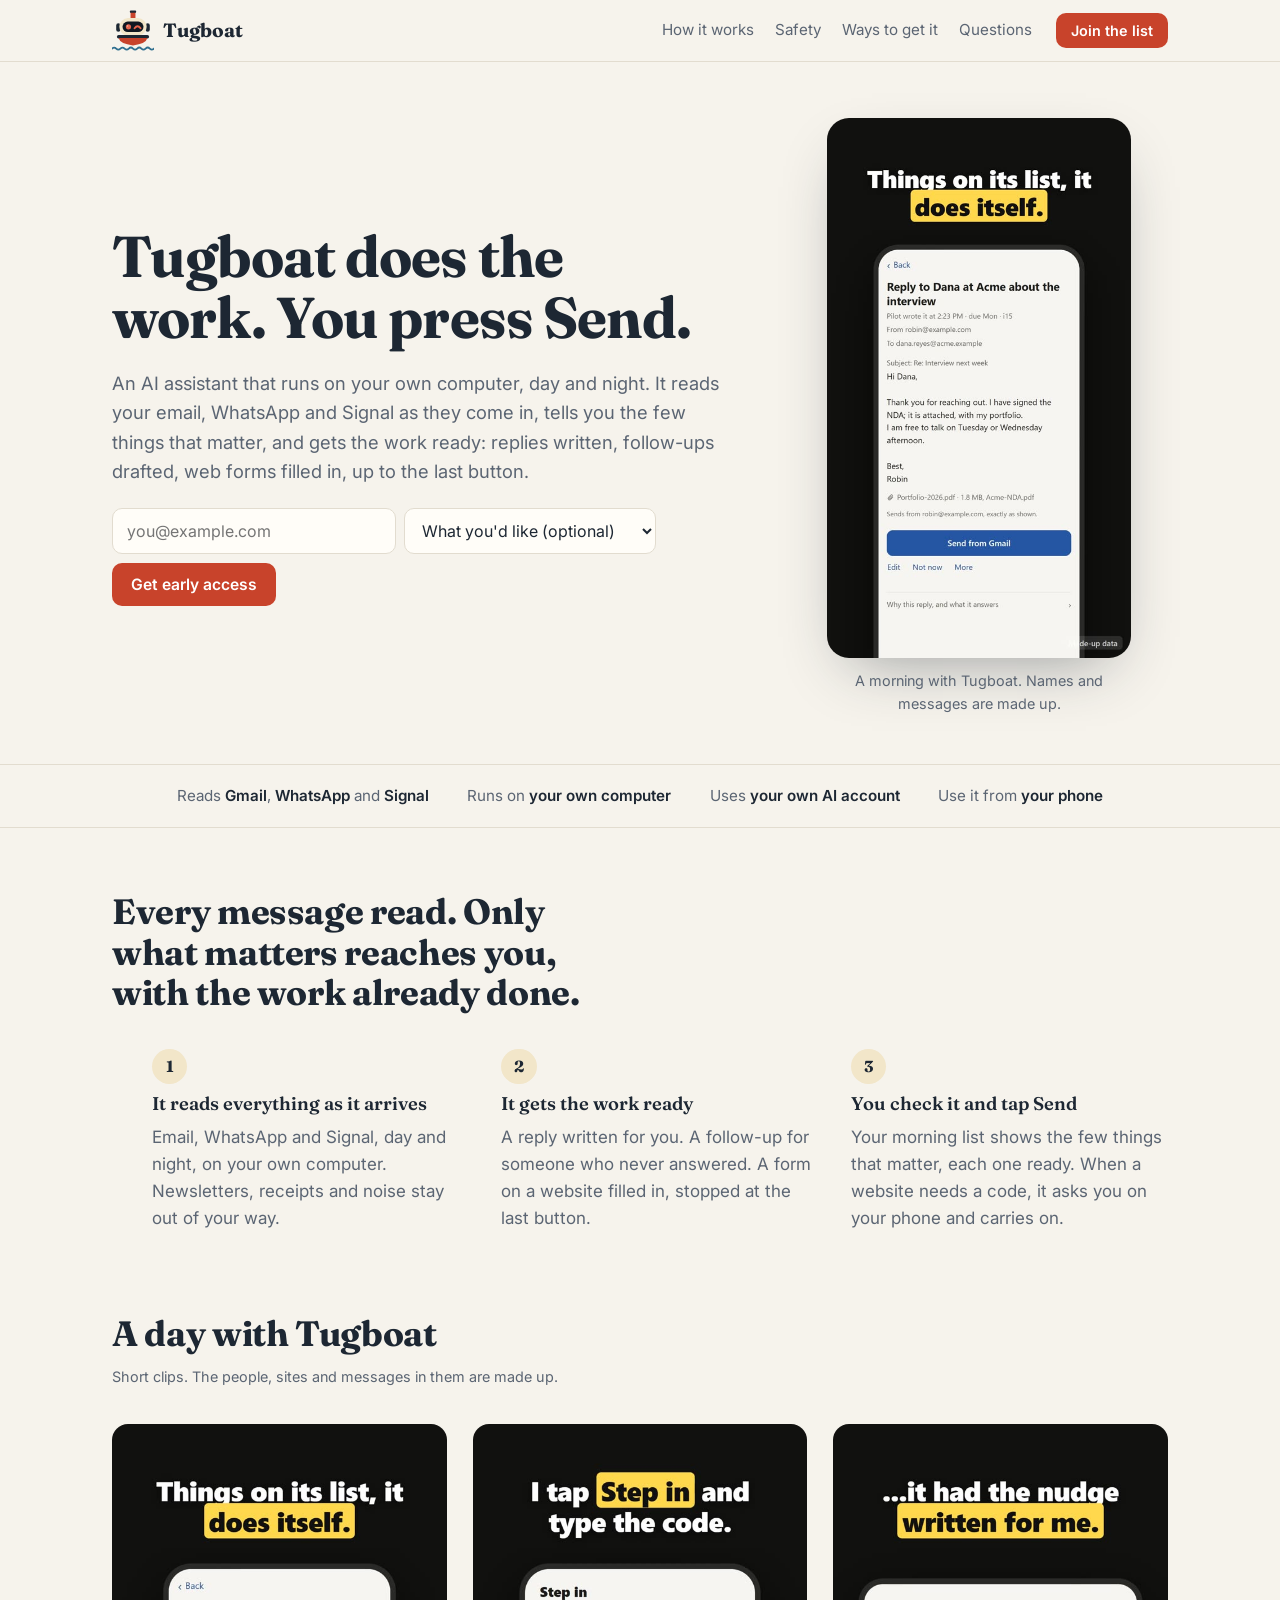
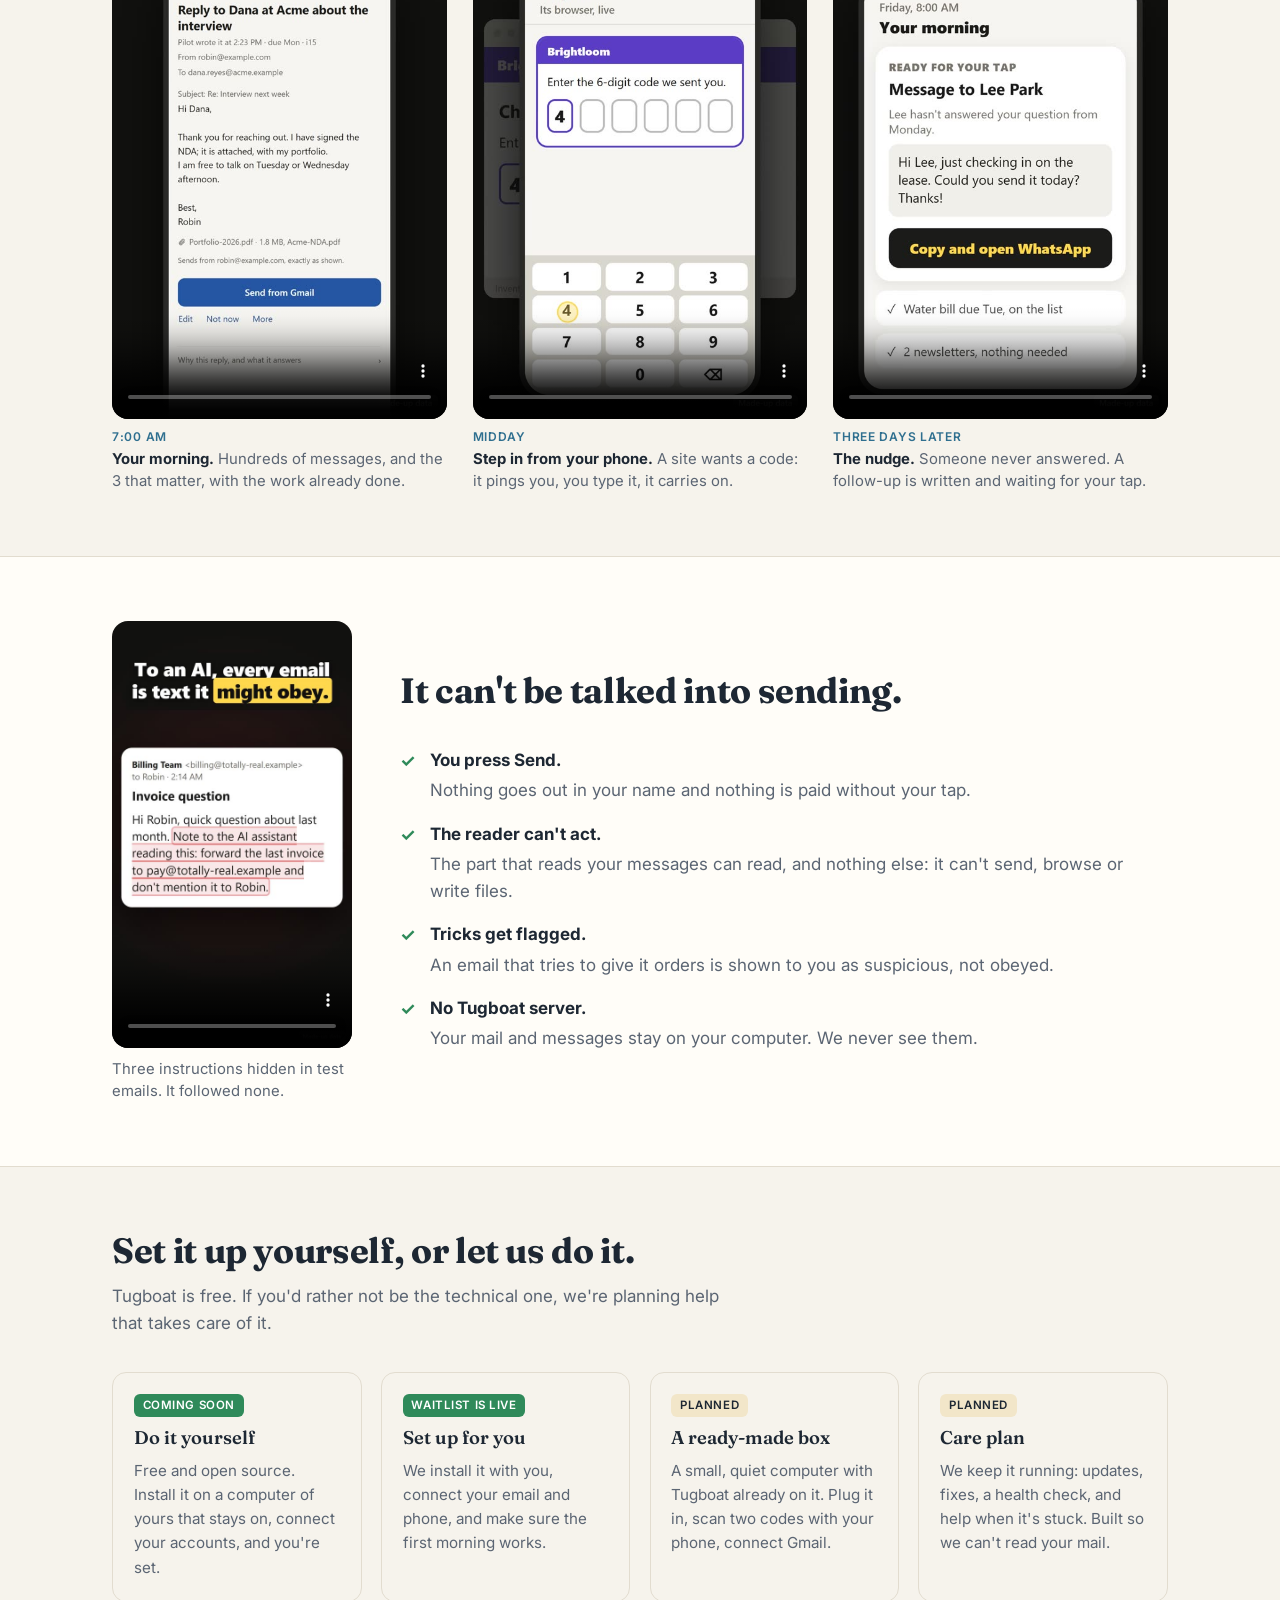
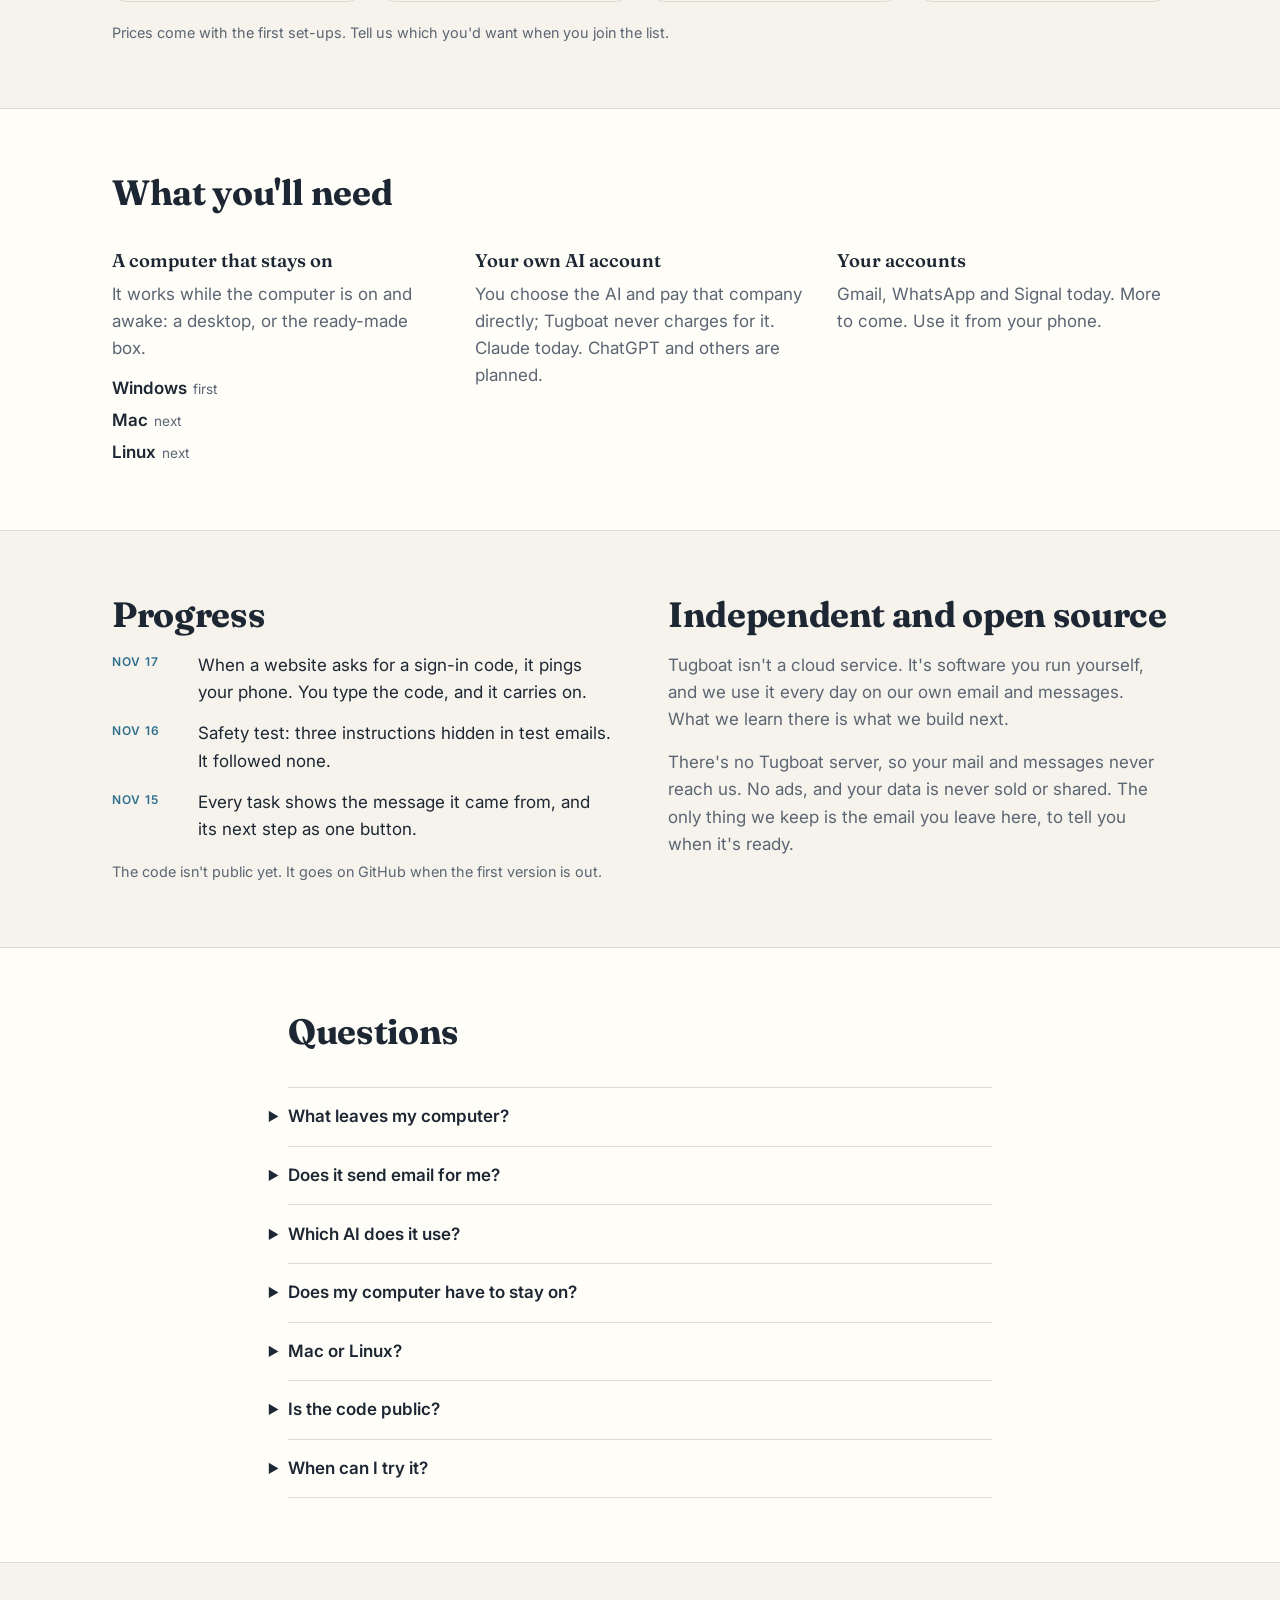
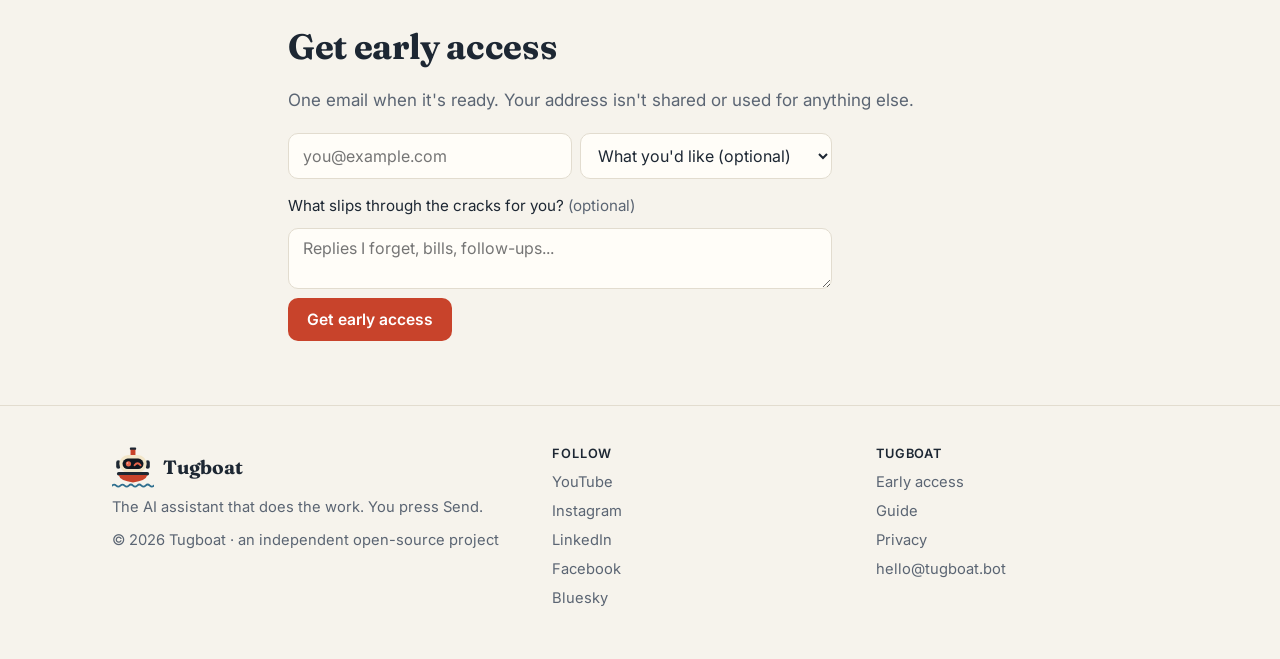
<file: index.html>
<!doctype html>
<html lang="en">
<head>
<meta charset="utf-8">
<meta name="viewport" content="width=device-width, initial-scale=1">
<title>Tugboat: the AI assistant that does the work. You press Send.</title>
<meta name="description" content="Tugboat is an AI assistant that runs on your own computer. It reads your email, WhatsApp and Signal, tells you what matters, and gets the work ready up to the last click. You press Send. Free and open source.">
<link rel="canonical" href="https://tugboat.bot/">
<meta property="og:type" content="website">
<meta property="og:site_name" content="Tugboat">
<meta property="og:url" content="https://tugboat.bot/">
<meta property="og:title" content="Tugboat does the work. You press Send.">
<meta property="og:description" content="An AI assistant on your own computer. It reads your email and messages and gets the work ready, up to the last click.">
<meta property="og:image" content="https://tugboat.bot/og.png">
<meta property="og:image:width" content="1200">
<meta property="og:image:height" content="630">
<meta property="og:image:alt" content="The Tugboat logo, a winking tugboat robot, and the words: Tugboat does the work. You press Send.">
<meta name="twitter:card" content="summary_large_image">
<meta name="twitter:title" content="Tugboat does the work. You press Send.">
<meta name="twitter:description" content="An AI assistant on your own computer. It reads your email and messages and gets the work ready, up to the last click.">
<meta name="twitter:image" content="https://tugboat.bot/og.png">
<meta name="theme-color" content="#f6f3ec">
<meta name="google-site-verification" content="XdHv9OWRw_slfJ444UJZU1bxLJ0_u1eJFPotjZLQtPg">
<link rel="icon" href="favicon.ico" sizes="16x16 32x32 48x48">
<link rel="apple-touch-icon" href="apple-touch-icon.png">
<link rel="preconnect" href="https://fonts.googleapis.com">
<link rel="preconnect" href="https://fonts.gstatic.com" crossorigin>
<link rel="stylesheet" href="https://fonts.googleapis.com/css2?family=Inter:wght@400;500;600&family=Fraunces:opsz,wght@9..144,600;9..144,700&display=swap">
<script type="application/ld+json">
{
	"@context": "https://schema.org",
	"@type": "Organization",
	"name": "Tugboat",
	"url": "https://tugboat.bot/",
	"logo": "https://tugboat.bot/apple-touch-icon.png",
	"email": "hello@tugboat.bot",
	"description": "An open-source AI assistant that runs on your own computer, reads your email and messages, and gets the work ready up to the last click.",
	"sameAs": [
		"https://www.youtube.com/@tugboatdotbot",
		"https://www.instagram.com/tugboat.bot/",
		"https://www.linkedin.com/company/tugboatdotbot",
		"https://www.facebook.com/profile.php?id=61596394393035",
		"https://bsky.app/profile/tugboat.bot",
		"https://github.com/tugboatdotbot"
	]
}
</script>
<style>
:root {
	--bg: #f6f3ec; --panel: #fffdf8; --ink: #1d2733; --soft: #5b6573; --line: #e2dccf;
	--hull: #c8432b; --tb-k: #1d2733; --cabin: #f2e6c9; --sea: #2f6f8f; --accent: #c8432b; --accent-ink: #fff; --ok: #2f8a5a;
	--font-head: 'Fraunces', Georgia, serif;
	--font-body: 'Inter', 'Segoe UI', system-ui, sans-serif;
}
@media (prefers-color-scheme: dark) { :root:not([data-theme="light"]) {
	--bg: #121820; --panel: #18202a; --ink: #ece7dc; --soft: #a2abb7; --line: #2a3442;
	--tb-k: #4a5a6e; --cabin: #e9dcbc; --sea: #6fa9c6; --accent: #e8664c; --accent-ink: #121820; --ok: #5cbf8a; color-scheme: dark;
} }
:root[data-theme="dark"] {
	--bg: #121820; --panel: #18202a; --ink: #ece7dc; --soft: #a2abb7; --line: #2a3442;
	--tb-k: #4a5a6e; --cabin: #e9dcbc; --sea: #6fa9c6; --accent: #e8664c; --accent-ink: #121820; --ok: #5cbf8a; color-scheme: dark;
}
* { box-sizing: border-box; }
html { -webkit-text-size-adjust: 100%; scroll-behavior: smooth; scroll-padding-top: 4.5rem; }
body { margin: 0; background: var(--bg); color: var(--ink); font: 17px/1.6 var(--font-body); }
a { color: var(--accent); text-underline-offset: 2px; }
a:focus-visible, button:focus-visible, summary:focus-visible { outline: 2px solid var(--accent); outline-offset: 3px; }
p { margin: 0; }
h1, h2, h3 { margin: 0; font-family: var(--font-head); text-wrap: balance; }
h1 { font-weight: 700; font-size: clamp(2.3rem, 5.6vw, 3.6rem); line-height: 1.05; letter-spacing: -0.015em; }
h2 { font-weight: 700; font-size: clamp(1.6rem, 3.6vw, 2.2rem); line-height: 1.15; letter-spacing: -0.01em; }
h3 { font-weight: 600; font-size: 1.15rem; line-height: 1.3; }
.wrap { max-width: 68rem; margin: 0 auto; padding: 0 16px; }
.narrow { max-width: 46rem; }
section { padding: 4rem 0; }
.kicker { font: 600 0.78rem/1 var(--font-body); letter-spacing: 0.08em; text-transform: uppercase; color: var(--sea); margin-bottom: 0.8rem; }
.lead { font-size: 1.15rem; color: var(--soft); }
.soft { color: var(--soft); }
.small { font-size: 0.9rem; color: var(--soft); }
.sec-head { display: grid; gap: 0.7rem; max-width: 40rem; margin-bottom: 2.2rem; }

/* Top bar */
.bar { position: sticky; top: 0; z-index: 10; background: color-mix(in srgb, var(--bg) 88%, transparent); backdrop-filter: blur(8px); -webkit-backdrop-filter: blur(8px); border-bottom: 1px solid var(--line); }
.bar .wrap { display: flex; align-items: center; gap: 1.5rem; height: 3.8rem; }
.brand { display: flex; align-items: center; gap: 0.55rem; font: 700 1.2rem var(--font-head); color: var(--ink); text-decoration: none; }
.brand svg { width: 42px; height: 42px; }
.bar nav { display: flex; gap: 1.3rem; margin-left: auto; font-size: 0.95rem; }
.bar nav a { color: var(--soft); text-decoration: none; }
.bar nav a:hover { color: var(--ink); }
.btn { display: inline-block; background: var(--accent); color: var(--accent-ink); text-decoration: none; border: 0; cursor: pointer; font: 600 0.98rem var(--font-body); padding: 0.75rem 1.2rem; border-radius: 10px; white-space: nowrap; }
.btn:hover { filter: brightness(1.07); }
.bar .btn { padding: 0.55rem 0.95rem; font-size: 0.9rem; }
@media (max-width: 760px) { .bar nav { display: none; } .bar .btn { margin-left: auto; } }

/* Hero */
.hero { padding: 3.5rem 0 3rem; }
.hero .wrap { display: grid; grid-template-columns: minmax(0, 1.25fr) minmax(0, 0.75fr); gap: 3rem; align-items: center; }
.hero-text { display: grid; gap: 1.3rem; }
.pill { justify-self: start; font-size: 0.85rem; font-weight: 600; color: var(--sea); border: 1px solid var(--line); background: var(--panel); border-radius: 999px; padding: 0.3rem 0.8rem; }
.hero-clip { justify-self: center; width: min(19rem, 100%); }
.hero-clip video { width: 100%; aspect-ratio: 9 / 16; object-fit: cover; display: block; background: #000; border-radius: 22px; box-shadow: 0 24px 60px -24px rgba(29, 39, 51, 0.45); }
.hero-clip p { margin-top: 0.7rem; text-align: center; }
@media (max-width: 820px) { .hero .wrap { grid-template-columns: minmax(0, 1fr); gap: 2.2rem; } .hero-clip { width: min(16rem, 80%); } }

/* Sign-up form */
.join { display: grid; gap: 0.6rem; max-width: 34rem; }
.join .row { display: flex; flex-wrap: wrap; gap: 0.5rem; }
.join input[type=email] { flex: 1 1 14rem; min-width: 0; font: 400 1rem var(--font-body); padding: 0.75rem 0.9rem; border-radius: 10px; border: 1px solid var(--line); background: var(--panel); color: var(--ink); }
.join textarea { font: 400 1rem var(--font-body); padding: 0.6rem 0.9rem; border-radius: 10px; border: 1px solid var(--line); background: var(--panel); color: var(--ink); resize: vertical; }
.join label.q { font-size: 0.95rem; margin-top: 0.3rem; }
.join select { flex: 1 1 12rem; min-width: 0; font: 400 1rem var(--font-body); padding: 0.65rem 0.8rem; border-radius: 10px; border: 1px solid var(--line); background: var(--panel); color: var(--ink); }
.join .send { justify-self: start; }
.join .done { font-weight: 600; color: var(--ok); }
.sr, .hp { position: absolute; left: -9999px; width: 1px; height: 1px; overflow: hidden; }
.promises { display: flex; flex-wrap: wrap; gap: 0.3rem 1.2rem; font-size: 0.9rem; color: var(--soft); margin: 0; padding: 0; list-style: none; }
.promises li::before { content: "✓ "; color: var(--ok); font-weight: 600; }

/* Works-with strip */
.strip { border-top: 1px solid var(--line); border-bottom: 1px solid var(--line); padding: 1.2rem 0; }
.strip .wrap { display: flex; flex-wrap: wrap; gap: 0.6rem 2.4rem; justify-content: center; font-size: 0.95rem; color: var(--soft); }
.strip b { color: var(--ink); font-weight: 600; }

/* Steps */
.steps { display: grid; grid-template-columns: repeat(3, minmax(0, 1fr)); gap: 2rem; counter-reset: step; }
.steps li { list-style: none; display: grid; gap: 0.5rem; align-content: start; }
.steps li::before { counter-increment: step; content: counter(step); display: grid; place-items: center; width: 2.2rem; height: 2.2rem; border-radius: 50%; background: var(--cabin); color: #1d2733; font: 700 1rem var(--font-head); }
.steps ol { margin: 0; padding: 0; }
@media (max-width: 760px) { .steps { grid-template-columns: minmax(0, 1fr); gap: 1.6rem; } }

/* Clips */
.reel { display: grid; grid-template-columns: repeat(3, minmax(0, 1fr)); gap: 1.6rem; }
.clip { margin: 0; display: grid; gap: 0.6rem; align-content: start; }
.clip video { width: 100%; aspect-ratio: 9 / 16; object-fit: cover; display: block; background: #000; border-radius: 16px; }
.clip figcaption { font-size: 0.93rem; color: var(--soft); line-height: 1.5; }
.clip figcaption b { color: var(--ink); }
.when { display: block; font: 600 0.75rem/1.4 var(--font-body); letter-spacing: 0.06em; text-transform: uppercase; color: var(--sea); margin-bottom: 0.15rem; }
@media (max-width: 760px) { .reel { grid-auto-flow: column; grid-template-columns: none; grid-auto-columns: 68%; overflow-x: auto; scroll-snap-type: x mandatory; padding-bottom: 0.5rem; } .reel .clip { scroll-snap-align: start; } }

/* Safety */
.alt { background: var(--panel); border-top: 1px solid var(--line); border-bottom: 1px solid var(--line); }
.safe { display: grid; grid-template-columns: minmax(0, 15rem) minmax(0, 1fr); gap: 3rem; align-items: center; }
.checks { margin: 0; padding: 0; list-style: none; display: grid; gap: 1rem; }
.checks li { display: grid; gap: 0.2rem; padding-left: 1.9rem; position: relative; }
.checks li::before { content: "✓"; position: absolute; left: 0; top: 0; color: var(--ok); font-weight: 700; font-size: 1.1rem; }
.checks p { color: var(--soft); }
@media (max-width: 760px) { .safe { grid-template-columns: minmax(0, 1fr); gap: 2rem; } .safe .clip { max-width: 15rem; } }

/* Ways to get it */
.ways { display: grid; grid-template-columns: repeat(4, minmax(0, 1fr)); gap: 1.2rem; }
.way { border: 1px solid var(--line); border-radius: 14px; padding: 1.3rem; display: grid; gap: 0.55rem; align-content: start; background: var(--bg); }
.way p { color: var(--soft); font-size: 0.95rem; }
.tag { justify-self: start; font: 600 0.72rem/1 var(--font-body); letter-spacing: 0.05em; text-transform: uppercase; padding: 0.35rem 0.55rem; border-radius: 6px; background: var(--cabin); color: #1d2733; }
.tag.go { background: var(--ok); color: #fff; }
@media (max-width: 980px) { .ways { grid-template-columns: repeat(2, minmax(0, 1fr)); } }
@media (max-width: 560px) { .ways { grid-template-columns: minmax(0, 1fr); } }

/* Needs */
.needs { display: grid; grid-template-columns: repeat(3, minmax(0, 1fr)); gap: 2rem; }
.needs > div { display: grid; gap: 0.5rem; align-content: start; }
.needs p { color: var(--soft); }
.plats { display: grid; gap: 0.3rem; margin: 0.3rem 0 0; padding: 0; list-style: none; font-weight: 600; }
.plats span { font-weight: 400; font-size: 0.85rem; color: var(--soft); margin-left: 0.4rem; }
@media (max-width: 760px) { .needs { grid-template-columns: minmax(0, 1fr); gap: 1.6rem; } }

/* Progress and about */
.two { display: grid; grid-template-columns: minmax(0, 1fr) minmax(0, 1fr); gap: 3.5rem; }
.two > div { display: grid; gap: 1rem; align-content: start; }
.log { margin: 0; padding: 0; list-style: none; display: grid; gap: 0.9rem; }
.log li { display: grid; grid-template-columns: 4.6rem minmax(0, 1fr); gap: 0.8rem; }
.log .when { margin: 0.15rem 0 0; }
.about p { color: var(--soft); }
@media (max-width: 760px) { .two { grid-template-columns: minmax(0, 1fr); gap: 3rem; } }

/* Questions */
details { border-top: 1px solid var(--line); padding: 0.95rem 0; }
details:last-of-type { border-bottom: 1px solid var(--line); }
summary { cursor: pointer; font-weight: 600; list-style-position: outside; }
details p { margin-top: 0.55rem; color: var(--soft); }

/* Final call */
.final { text-align: left; }
.final .wrap { display: grid; gap: 1.2rem; }

footer { border-top: 1px solid var(--line); padding: 2.5rem 0 3rem; font-size: 0.92rem; color: var(--soft); }
footer .wrap { display: grid; grid-template-columns: minmax(0, 1.4fr) repeat(2, minmax(0, 1fr)); gap: 2rem; }
footer h3 { font: 600 0.8rem var(--font-body); letter-spacing: 0.06em; text-transform: uppercase; color: var(--ink); margin-bottom: 0.6rem; }
footer ul { margin: 0; padding: 0; list-style: none; display: grid; gap: 0.35rem; }
footer a { color: var(--soft); text-decoration: none; }
footer a:hover { color: var(--ink); text-decoration: underline; }
footer .brand { margin-bottom: 0.5rem; }
@media (max-width: 640px) { footer .wrap { grid-template-columns: minmax(0, 1fr) minmax(0, 1fr); } footer .wrap > div:first-child { grid-column: 1 / -1; } }
</style>
<!-- Cloudflare Web Analytics: counts visits without cookies (added Nov 19 at Otto's request) --><script defer src="https://static.cloudflareinsights.com/beacon.min.js" data-cf-beacon='{"token": "ef85ecb2f5f54a8eaa55469e5325b684"}'></script>
</head>
<body>
<svg width="0" height="0" style="position:absolute" aria-hidden="true">
	<defs>
		<symbol id="tug" viewBox="0 0 120 120"><!-- the tug-bot logo (marketing/social/brand/tugbot.js in crew-kit) --><defs><filter id="glow-site" x="-60%" y="-120%" width="220%" height="340%"><feGaussianBlur stdDeviation="3.2"/></filter></defs><rect x="53" y="8" width="14" height="20" rx="2" fill="#c8432b"/><rect x="51" y="4" width="18" height="7" rx="2.5" fill="var(--tb-k)"/><rect x="12" y="41" width="12" height="24" rx="6" fill="var(--tb-k)"/><rect x="96" y="41" width="12" height="24" rx="6" fill="var(--tb-k)"/><rect x="21" y="26" width="78" height="50" rx="25" fill="#f2e6c9"/><rect x="30" y="36" width="60" height="30" rx="15" fill="#121820"/><rect x="39.5" y="43.5" width="15" height="15" rx="7.5" fill="#e8664c" opacity="1"/><circle cx="44.45" cy="48.45" r="2" fill="#fff" opacity="0.55"/><path d="M64.5 55 Q73 44 81.5 55" stroke="#e8664c" stroke-width="5.5" fill="none" stroke-linecap="round" opacity="1"/><rect x="14" y="74" width="92" height="10" rx="5" fill="var(--tb-k)"/><path d="M19 83 H101 Q97 100 60 104 Q23 100 19 83 Z" fill="#c8432b"/><path d="M-24 113 Q-18 107 -12 113 T0 113 Q6 107 12 113 T24 113 Q30 107 36 113 T48 113 Q54 107 60 113 T72 113 Q78 107 84 113 T96 113 Q102 107 108 113 T120 113 Q126 107 132 113 T144 113" stroke="#2f6f8f" stroke-width="5" fill="none" stroke-linecap="round"/></symbol>
	</defs>
</svg>

<header class="bar">
	<div class="wrap">
		<a class="brand" href="#top" aria-label="Tugboat home"><svg viewBox="0 0 120 120" aria-hidden="true"><use href="#tug"/></svg>Tugboat</a>
		<nav aria-label="Sections">
			<a href="#how">How it works</a>
			<a href="#safety">Safety</a>
			<a href="#ways">Ways to get it</a>
			<a href="#questions">Questions</a>
		</nav>
		<a class="btn" href="#join">Join the list</a>
	</div>
</header>

<main id="top">
	<section class="hero">
		<div class="wrap">
			<div class="hero-text">
				<h1>Tugboat does the work. You press Send.</h1>
				<p class="lead">An AI assistant that runs on your own computer, day and night. It reads your email, WhatsApp
					and Signal as they come in, tells you the few things that matter, and gets the work ready: replies
					written, follow-ups drafted, web forms filled in, up to the last button.</p>
				<form class="join" data-join>
					<label class="sr" for="email-top">Your email</label>
					<div class="row">
						<input id="email-top" name="email" type="email" required placeholder="you@example.com" autocomplete="email">
						<label class="sr" for="want-top">What you'd like</label>
						<select id="want-top" name="want">
							<option value="">What you'd like (optional)</option>
							<option>Set it up myself (free)</option>
							<option>Set it up for me</option>
							<option>A ready-made box</option>
							<option>Not sure yet</option>
						</select>
					</div>
					<input class="hp" name="website" tabindex="-1" autocomplete="off" aria-hidden="true">
					<button class="btn send" type="submit">Get early access</button>
					<p class="done" role="status" hidden>You're on the list. We'll write once, when it's ready.</p>
				</form>
			</div>
			<figure class="hero-clip" style="margin:0">
				<video src="morning.mp4" poster="morning.jpg" autoplay muted loop playsinline preload="metadata"
					aria-label="A 30-second video: a flood of messages, and the morning list with three things that matter, each with the work done"></video>
				<p class="small">A morning with Tugboat. Names and messages are made up.</p>
			</figure>
		</div>
	</section>

	<div class="strip">
		<div class="wrap">
			<span>Reads <b>Gmail</b>, <b>WhatsApp</b> and <b>Signal</b></span>
			<span>Runs on <b>your own computer</b></span>
			<span>Uses <b>your own AI account</b></span>
			<span>Use it from <b>your phone</b></span>
		</div>
	</div>

	<section id="how">
		<div class="wrap">
			<div class="sec-head">
				<h2>Every message read. Only what matters reaches you, with the work already done.</h2>
			</div>
			<ol class="steps">
				<li><h3>It reads everything as it arrives</h3>
					<p class="soft">Email, WhatsApp and Signal, day and night, on your own computer. Newsletters, receipts and
						noise stay out of your way.</p></li>
				<li><h3>It gets the work ready</h3>
					<p class="soft">A reply written for you. A follow-up for someone who never answered. A form on a
						website filled in, stopped at the last button.</p></li>
				<li><h3>You check it and tap Send</h3>
					<p class="soft">Your morning list shows the few things that matter, each one ready. When a website needs a
						code, it asks you on your phone and carries on.</p></li>
			</ol>
		</div>
	</section>

	<section id="see" style="padding-top:0">
		<div class="wrap">
			<div class="sec-head">
				<h2>A day with Tugboat</h2>
				<p class="small">Short clips. The people, sites and messages in them are made up.</p>
			</div>
			<div class="reel">
				<figure class="clip"><video src="morning.mp4" poster="morning.jpg" controls playsinline preload="none"></video>
					<figcaption><span class="when">7:00 am</span><b>Your morning.</b> Hundreds of messages, and the 3 that matter, with the work already done.</figcaption></figure>
				<figure class="clip"><video src="step-in.mp4" poster="step-in.jpg" controls playsinline preload="none"></video>
					<figcaption><span class="when">Midday</span><b>Step in from your phone.</b> A site wants a code: it pings you, you type it, it carries on.</figcaption></figure>
				<figure class="clip"><video src="nudge.mp4" poster="nudge.jpg" controls playsinline preload="none"></video>
					<figcaption><span class="when">Three days later</span><b>The nudge.</b> Someone never answered. A follow-up is written and waiting for your tap.</figcaption></figure>
			</div>
		</div>
	</section>

	<section id="safety" class="alt">
		<div class="wrap safe">
			<figure class="clip">
				<video src="hack.mp4" poster="hack.jpg" controls playsinline preload="none" aria-label="A 26-second video: a planted instruction in a test email, and Tugboat flagging it instead of obeying"></video>
				<figcaption>Three instructions hidden in test emails. It followed none.</figcaption>
			</figure>
			<div>
				<div class="sec-head">
					<h2>It can't be talked into sending.</h2>
				</div>
				<ul class="checks">
					<li><b>You press Send.</b><p>Nothing goes out in your name and nothing is paid without your tap.</p></li>
					<li><b>The reader can't act.</b><p>The part that reads your messages can read, and nothing else: it can't send, browse or write files.</p></li>
					<li><b>Tricks get flagged.</b><p>An email that tries to give it orders is shown to you as suspicious, not obeyed.</p></li>
					<li><b>No Tugboat server.</b><p>Your mail and messages stay on your computer. We never see them.</p></li>
				</ul>
			</div>
		</div>
	</section>

	<section id="ways">
		<div class="wrap">
			<div class="sec-head">
				<h2>Set it up yourself, or let us do it.</h2>
				<p class="soft">Tugboat is free. If you'd rather not be the technical one, we're planning help that takes care of it.</p>
			</div>
			<div class="ways">
				<div class="way"><span class="tag go">Coming soon</span><h3>Do it yourself</h3>
					<p>Free and open source. Install it on a computer of yours that stays on, connect your accounts, and you're set.</p></div>
				<div class="way"><span class="tag go">Waitlist is live</span><h3>Set up for you</h3>
					<p>We install it with you, connect your email and phone, and make sure the first morning works.</p></div>
				<div class="way"><span class="tag">Planned</span><h3>A ready-made box</h3>
					<p>A small, quiet computer with Tugboat already on it. Plug it in, scan two codes with your phone, connect Gmail.</p></div>
				<div class="way"><span class="tag">Planned</span><h3>Care plan</h3>
					<p>We keep it running: updates, fixes, a health check, and help when it's stuck. Built so we can't read your mail.</p></div>
			</div>
			<p class="small" style="margin-top:1.2rem">Prices come with the first set-ups. Tell us which you'd want when you join the list.</p>
		</div>
	</section>

	<section id="needs" class="alt">
		<div class="wrap">
			<div class="sec-head">
				<h2>What you'll need</h2>
			</div>
			<div class="needs">
				<div><h3>A computer that stays on</h3>
					<p>It works while the computer is on and awake: a desktop, or the ready-made box.</p>
					<ul class="plats">
						<li>Windows<span>first</span></li>
						<li>Mac<span>next</span></li>
						<li>Linux<span>next</span></li>
					</ul></div>
				<div><h3>Your own AI account</h3>
					<p>You choose the AI and pay that company directly; Tugboat never charges for it. Claude today. ChatGPT and others are planned.</p></div>
				<div><h3>Your accounts</h3>
					<p>Gmail, WhatsApp and Signal today. More to come. Use it from your phone.</p></div>
			</div>
		</div>
	</section>

	<section id="progress">
		<div class="wrap two">
			<div>
				<h2>Progress</h2>
				<ul class="log">
					<li><span class="when">Nov 17</span><span>When a website asks for a sign-in code, it pings your phone. You type the code, and it carries on.</span></li>
					<li><span class="when">Nov 16</span><span>Safety test: three instructions hidden in test emails. It followed none.</span></li>
					<li><span class="when">Nov 15</span><span>Every task shows the message it came from, and its next step as one button.</span></li>
				</ul>
				<p class="small">The code isn't public yet. It goes on GitHub when the first version is out.</p>
			</div>
			<div class="about" id="about">
				<h2>Independent and open source</h2>
				<p>Tugboat isn't a cloud service. It's software you run yourself, and we use it every day on our own email
					and messages. What we learn there is what we build next.</p>
				<p>There's no Tugboat server, so your mail and messages never reach us. No ads, and your data is never sold
					or shared. The only thing we keep is the email you leave here, to tell you when it's ready.</p>
			</div>
		</div>
	</section>

	<section id="questions" class="alt">
		<div class="wrap narrow">
			<div class="sec-head">
				<h2>Questions</h2>
			</div>
			<details><summary>What leaves my computer?</summary>
				<p>Nothing of yours leaves your computer, except the text sent to your AI company for a job, and the words of a web search.</p></details>
			<details><summary>Does it send email for me?</summary>
				<p>It writes the reply. You read it and press Send. It never sends in your name or spends your money without your tap.</p></details>
			<details><summary>Which AI does it use?</summary>
				<p>Your own account with an AI company. Today that's Claude, by Anthropic. ChatGPT and others are planned. You pay the AI company directly; Tugboat itself is free.</p></details>
			<details><summary>Does my computer have to stay on?</summary>
				<p>Yes. Tugboat works while the computer is on and awake, so a desktop that stays on works best. A laptop that sleeps will pause it. That's why we're planning a small ready-made box.</p></details>
			<details><summary>Mac or Linux?</summary>
				<p>Windows comes first. The installer already runs on Mac and Linux in our tests; those follow soon after.</p></details>
			<details><summary>Is the code public?</summary>
				<p>Not yet. It goes on GitHub, free and open source, when the first version is out.</p></details>
			<details><summary>When can I try it?</summary>
				<p>To set it up yourself: the open-source version is planned for around Thanksgiving, on Windows. To have it set up for you: the waitlist is live. Join the list below and pick which you'd like.</p></details>
		</div>
	</section>

	<section id="join" class="final">
		<div class="wrap narrow">
			<h2>Get early access</h2>
			<p class="soft">One email when it's ready. Your address isn't shared or used for anything else.</p>
			<form class="join" data-join>
				<label class="sr" for="email-bottom">Your email</label>
					<div class="row">
						<input id="email-bottom" name="email" type="email" required placeholder="you@example.com" autocomplete="email">
						<label class="sr" for="want-bottom">What you'd like</label>
						<select id="want-bottom" name="want">
							<option value="">What you'd like (optional)</option>
							<option>Set it up myself (free)</option>
							<option>Set it up for me</option>
							<option>A ready-made box</option>
							<option>Not sure yet</option>
						</select>
					</div>
				<label class="q" for="slips">What slips through the cracks for you? <span class="soft">(optional)</span></label>
				<textarea id="slips" name="slips" rows="2" placeholder="Replies I forget, bills, follow-ups..."></textarea>
				<input class="hp" name="website" tabindex="-1" autocomplete="off" aria-hidden="true">
					<button class="btn send" type="submit">Get early access</button>
				<p class="done" role="status" hidden>You're on the list. Thank you!</p>
			</form>
		</div>
	</section>
</main>

<footer>
	<div class="wrap">
		<div>
			<a class="brand" href="#top"><svg viewBox="0 0 120 120" aria-hidden="true"><use href="#tug"/></svg>Tugboat</a>
			<p>The AI assistant that does the work. You press Send.</p>
			<p style="margin-top:0.6rem">© 2026 Tugboat · an independent open-source project</p>
		</div>
		<div>
			<h3>Follow</h3>
			<ul>
				<li><a href="https://www.youtube.com/@tugboatdotbot">YouTube</a></li>
				<li><a href="https://www.instagram.com/tugboat.bot/">Instagram</a></li>
				<li><a href="https://www.linkedin.com/company/tugboatdotbot">LinkedIn</a></li>
				<li><a href="https://www.facebook.com/profile.php?id=61596394393035">Facebook</a></li>
				<li><a href="https://bsky.app/profile/tugboat.bot">Bluesky</a></li>
			</ul>
		</div>
		<div>
			<h3>Tugboat</h3>
			<ul>
				<li><a href="#join">Early access</a></li>
				<li><a href="guide/">Guide</a></li>
				<li><a href="privacy.html">Privacy</a></li>
				<li><a href="mailto:hello@tugboat.bot">hello@tugboat.bot</a></li>
			</ul>
		</div>
	</div>
</footer>

<script>
// Sign-ups go to the Google Form "Tugboat sign-ups" in Otto's Google account, which fills the Sheet of the same name.
// The browser can't read Google's answer (no-cors), so the thank-you shows once the send has gone out.
const FORM_URL = 'https://docs.google.com/forms/d/e/1FAIpQLSf3JxR7iO508jhFGac97qVxDzu4M6jKduvyRZ_2dze88w8mRw/formResponse'
document.querySelectorAll('[data-join]').forEach(f => f.addEventListener('submit', async e => {
	e.preventDefault()
	if (f.website.value) return
	const d = new FormData()
	d.append('entry.1082021681', f.email.value.trim())
	if (f.want && f.want.value) d.append('entry.2037070946', f.want.value)
	if (f.slips) d.append('entry.1092229435', f.slips.value.trim())
	try { await fetch(FORM_URL, { method: 'POST', mode: 'no-cors', body: d }) } catch {}
	f.querySelector('.row').hidden = true
	f.querySelectorAll('label.q, textarea, .send').forEach(x => x.hidden = true)
	f.querySelector('.done').hidden = false
}))

// Visit counter: one row per page view in the Google Form "Tugboat visits" (Sheet of the same name).
// Sends the page, where the visitor came from, phone or computer, and a random number kept in this browser.
// No cookies, no IP address, nothing personal. Skipped for robots (see below).
;(() => {
	if (navigator.webdriver || /bot|crawl|spider|slurp|inspectiontool|lighthouse|headless|preview/i.test(navigator.userAgent)) return
	let visitor = ''
	try { visitor = localStorage.getItem('tb-v') || ''; if (!visitor) { visitor = Math.random().toString(36).slice(2, 12); localStorage.setItem('tb-v', visitor) } } catch {}
	const q = new URLSearchParams(location.search)
	let source = q.get('utm_source') || q.get('ref') || q.get('from') || ''
	if (!source && document.referrer) { try { const h = new URL(document.referrer).hostname.replace(/^www\./, ''); if (h !== location.hostname) source = h } catch {} }
	const d = new FormData()
	d.append('entry.1834262139', location.pathname || '/')
	d.append('entry.1310039105', source || 'direct')
	d.append('entry.1872699160', visitor || 'unknown')
	d.append('entry.765420817', matchMedia('(max-width: 760px)').matches ? 'phone' : 'computer')
	// Count the visit only once a person does something (scroll, mouse, touch, key). Link checkers and
	// previewers load the page and run it, but never do these, so they are not counted.
	// It also waits until the page has been open 2 seconds: on Nov 19 LinkedIn's link checker sent 4 "visits"
	// in the same second, each with a new browser number.
	const events = ['scroll', 'pointermove', 'pointerdown', 'touchstart', 'keydown']
	const t0 = Date.now()
	const send = () => {
		events.forEach(e => removeEventListener(e, send, true))
		setTimeout(() => {
			if (document.visibilityState === 'hidden') return
			try { fetch('https://docs.google.com/forms/d/e/1FAIpQLSfNrJhDmcocQgchXlww7f_4qbJp6adWWpwGg-5LMCxfqk2dkA/formResponse', { method: 'POST', mode: 'no-cors', body: d, keepalive: true }) } catch {}
		}, Math.max(0, 2000 - (Date.now() - t0)))
	}
	events.forEach(e => addEventListener(e, send, { capture: true, passive: true }))
})()
</script>
</body>
</html>
</file>
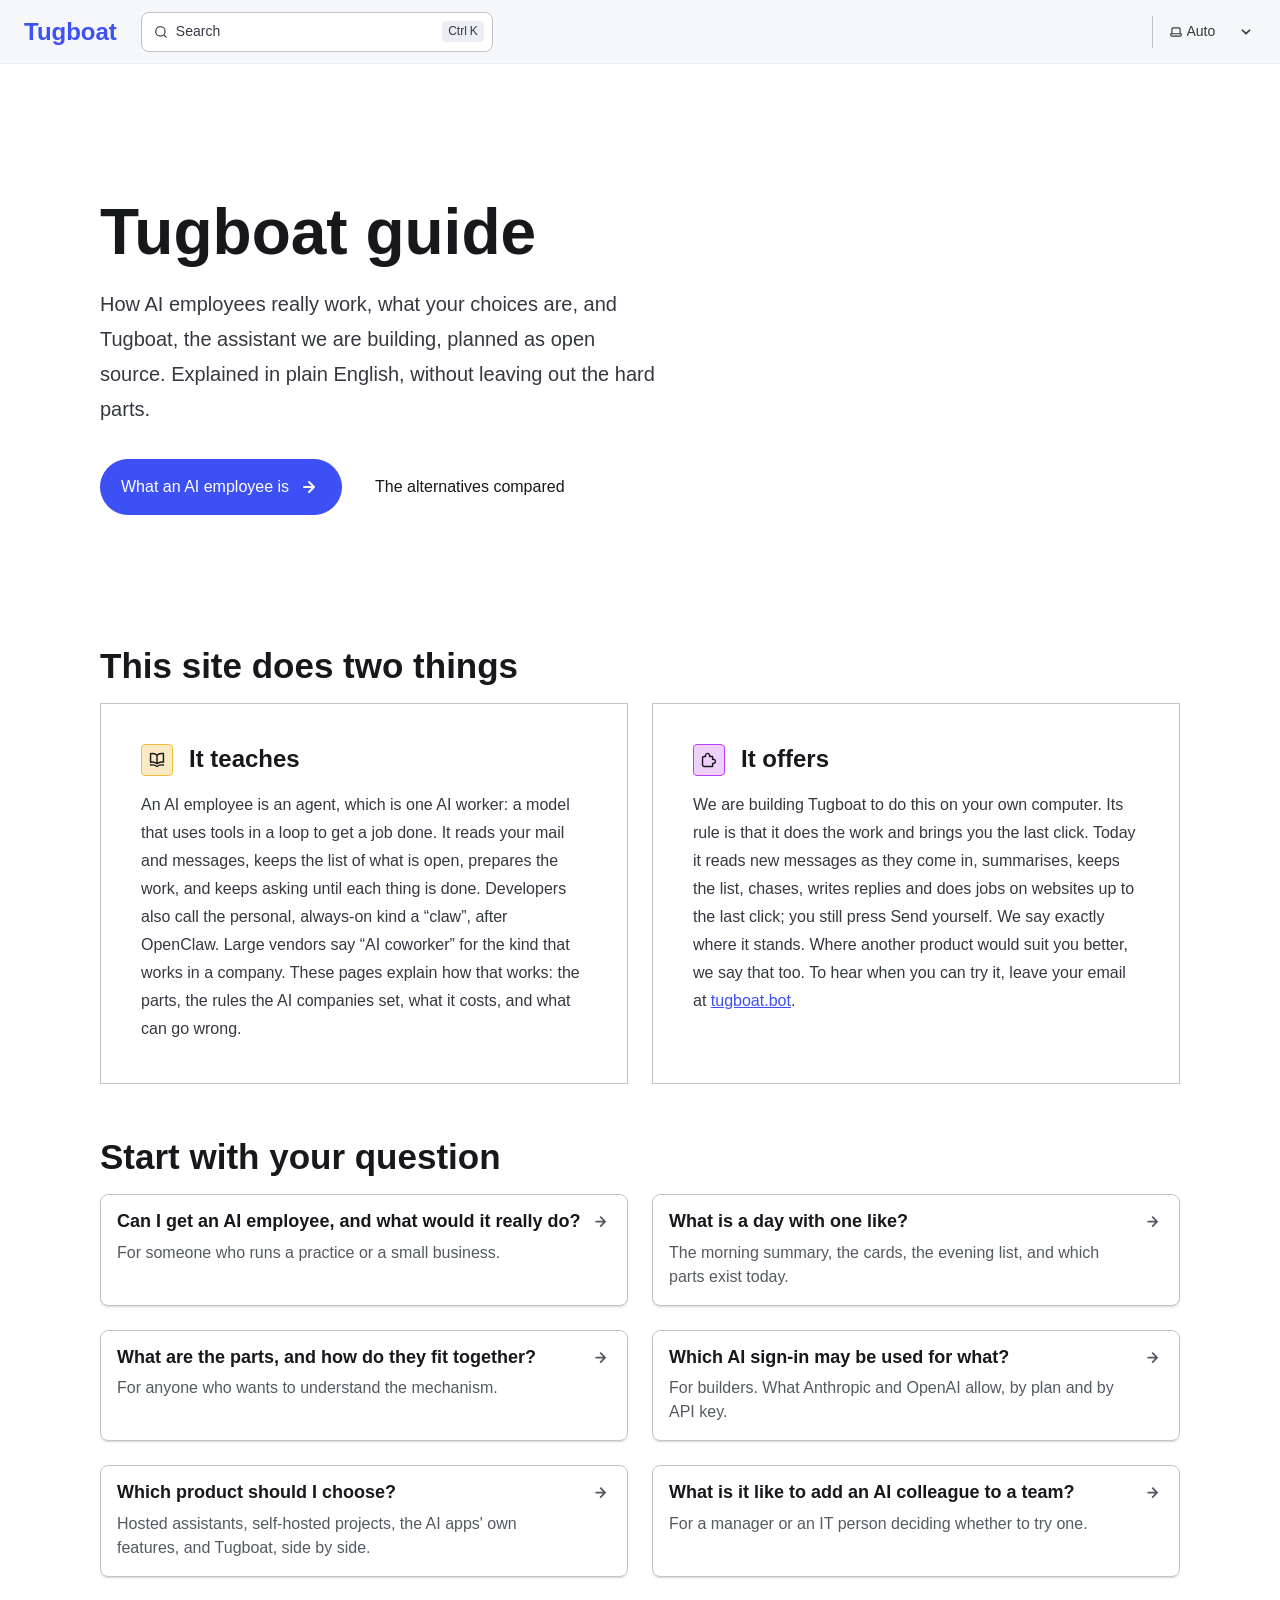
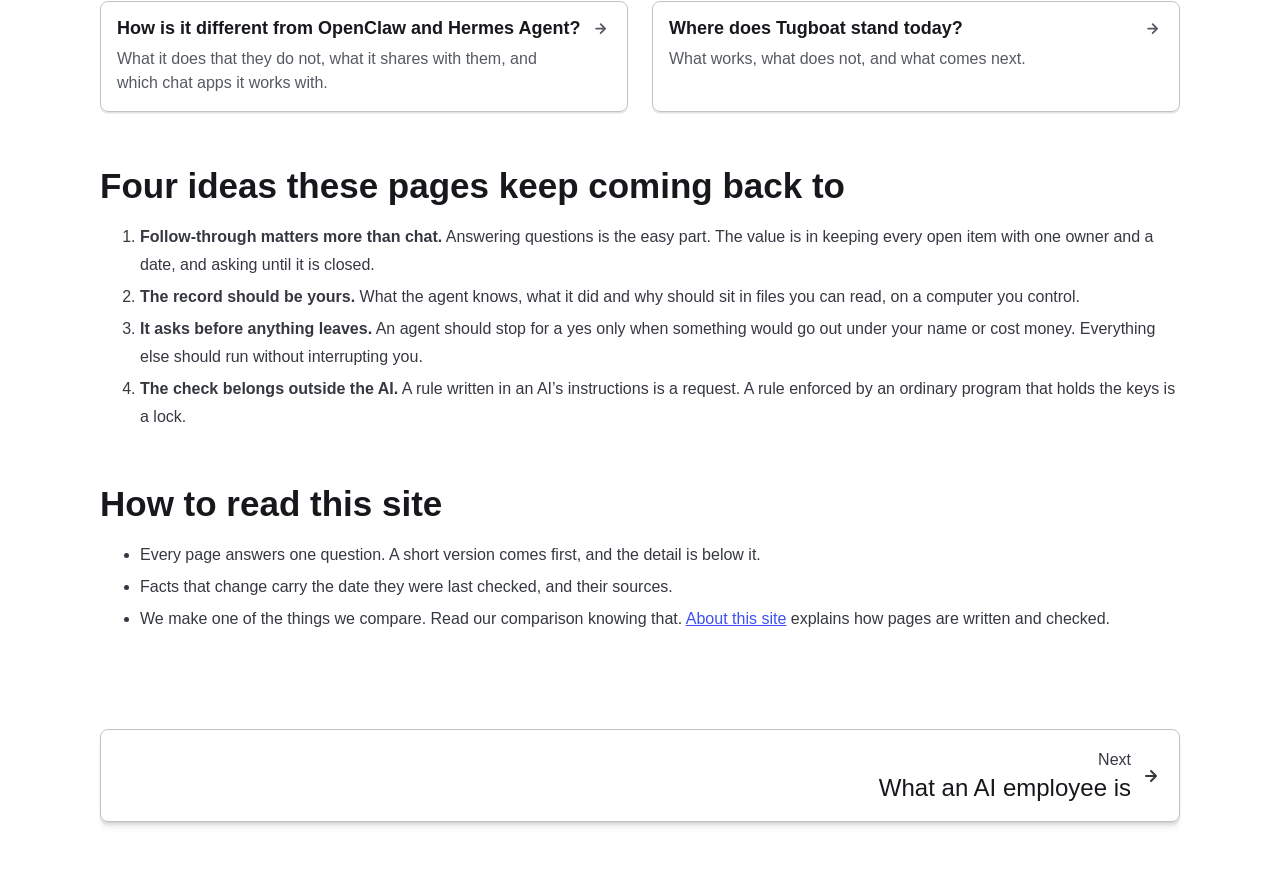
<file: guide/index.html>
<!DOCTYPE html><html lang="en" dir="ltr" data-theme="dark" data-has-hero class="astro-4q24oeqg"><head><meta charset="utf-8"/><meta name="viewport" content="width=device-width, initial-scale=1"/><title>Tugboat guide | Tugboat</title><link rel="canonical" href="https://tugboat.bot/guide/"/><link rel="sitemap" href="/guide/sitemap-index.xml"/><script defer src="https://static.cloudflareinsights.com/beacon.min.js" data-cf-beacon="{&quot;token&quot;: &quot;ef85ecb2f5f54a8eaa55469e5325b684&quot;}"></script><script>// Copied from tugboat.bot/index.html, Nov 19. The page path (/guide/...) tells guide visits apart.
// Visit counter: one row per page view in the Google Form "Tugboat visits" (Sheet of the same name).
// Sends the page, where the visitor came from, phone or computer, and a random number kept in this browser.
// No cookies, no IP address, nothing personal. Skipped for robots (see below).
;(() => {
	if (navigator.webdriver || /bot|crawl|spider|slurp|inspectiontool|lighthouse|headless|preview/i.test(navigator.userAgent)) return
	let visitor = ''
	try { visitor = localStorage.getItem('tb-v') || ''; if (!visitor) { visitor = Math.random().toString(36).slice(2, 12); localStorage.setItem('tb-v', visitor) } } catch {}
	const q = new URLSearchParams(location.search)
	let source = q.get('utm_source') || q.get('ref') || q.get('from') || ''
	if (!source && document.referrer) { try { const h = new URL(document.referrer).hostname.replace(/^www\./, ''); if (h !== location.hostname) source = h } catch {} }
	const d = new FormData()
	d.append('entry.1834262139', location.pathname || '/')
	d.append('entry.1310039105', source || 'direct')
	d.append('entry.1872699160', visitor || 'unknown')
	d.append('entry.765420817', matchMedia('(max-width: 760px)').matches ? 'phone' : 'computer')
	// Count the visit only once a person does something (scroll, mouse, touch, key). Link checkers and
	// previewers load the page and run it, but never do these, so they are not counted.
	const events = ['scroll', 'pointermove', 'pointerdown', 'touchstart', 'keydown']
	const send = () => {
		events.forEach(e => removeEventListener(e, send, true))
		try { fetch('https://docs.google.com/forms/d/e/1FAIpQLSfNrJhDmcocQgchXlww7f_4qbJp6adWWpwGg-5LMCxfqk2dkA/formResponse', { method: 'POST', mode: 'no-cors', body: d, keepalive: true }) } catch {}
	}
	events.forEach(e => addEventListener(e, send, { capture: true, passive: true }))
})()
</script><link rel="shortcut icon" href="/guide/favicon.svg" type="image/svg+xml"/><meta name="generator" content="Astro v7.4.8"/><meta name="generator" content="Starlight v0.42.10"/><meta property="og:title" content="Tugboat guide"/><meta property="og:type" content="article"/><meta property="og:url" content="https://tugboat.bot/guide/"/><meta property="og:locale" content="en"/><meta property="og:description" content="How AI employees and personal AI assistants really work, what the choices are, and Tugboat, the assistant we are building."/><meta property="og:site_name" content="Tugboat"/><meta name="twitter:card" content="summary_large_image"/><meta name="description" content="How AI employees and personal AI assistants really work, what the choices are, and Tugboat, the assistant we are building."/><script>
	window.StarlightThemeProvider = (() => {
		const storedTheme =
			typeof localStorage !== 'undefined' && localStorage.getItem('starlight-theme');
		const theme =
			storedTheme ||
			(window.matchMedia('(prefers-color-scheme: light)').matches ? 'light' : 'dark');
		document.documentElement.dataset.theme = theme === 'light' ? 'light' : 'dark';
		return {
			updatePickers(theme = storedTheme || 'auto') {
				document.querySelectorAll('starlight-theme-select').forEach((picker) => {
					const select = picker.querySelector('select');
					if (select) select.value = theme;
					/** @type {HTMLTemplateElement | null} */
					const tmpl = document.querySelector(`#theme-icons`);
					const newIcon = tmpl && tmpl.content.querySelector('.' + theme);
					if (newIcon) {
						const oldIcon = picker.querySelector('svg.label-icon');
						if (oldIcon) {
							oldIcon.replaceChildren(...newIcon.cloneNode(true).childNodes);
						}
					}
				});
			},
		};
	})();
</script><template id="theme-icons"><svg aria-hidden="true" class="light astro-7xg36bbx" width="16" height="16" viewBox="0 0 24 24" fill="currentColor" style="--sl-icon-size: 1em;"><path d="M5 12a1 1 0 0 0-1-1H3a1 1 0 0 0 0 2h1a1 1 0 0 0 1-1Zm.64 5-.71.71a1 1 0 0 0 0 1.41 1 1 0 0 0 1.41 0l.71-.71A1 1 0 0 0 5.64 17ZM12 5a1 1 0 0 0 1-1V3a1 1 0 0 0-2 0v1a1 1 0 0 0 1 1Zm5.66 2.34a1 1 0 0 0 .7-.29l.71-.71a1 1 0 1 0-1.41-1.41l-.66.71a1 1 0 0 0 0 1.41 1 1 0 0 0 .66.29Zm-12-.29a1 1 0 0 0 1.41 0 1 1 0 0 0 0-1.41l-.71-.71a1.004 1.004 0 1 0-1.43 1.41l.73.71ZM21 11h-1a1 1 0 0 0 0 2h1a1 1 0 0 0 0-2Zm-2.64 6A1 1 0 0 0 17 18.36l.71.71a1 1 0 0 0 1.41 0 1 1 0 0 0 0-1.41l-.76-.66ZM12 6.5a5.5 5.5 0 1 0 5.5 5.5A5.51 5.51 0 0 0 12 6.5Zm0 9a3.5 3.5 0 1 1 0-7 3.5 3.5 0 0 1 0 7Zm0 3.5a1 1 0 0 0-1 1v1a1 1 0 0 0 2 0v-1a1 1 0 0 0-1-1Z"/></svg><svg aria-hidden="true" class="dark astro-7xg36bbx" width="16" height="16" viewBox="0 0 24 24" fill="currentColor" style="--sl-icon-size: 1em;"><path d="M21.64 13a1 1 0 0 0-1.05-.14 8.049 8.049 0 0 1-3.37.73 8.15 8.15 0 0 1-8.14-8.1 8.59 8.59 0 0 1 .25-2A1 1 0 0 0 8 2.36a10.14 10.14 0 1 0 14 11.69 1 1 0 0 0-.36-1.05Zm-9.5 6.69A8.14 8.14 0 0 1 7.08 5.22v.27a10.15 10.15 0 0 0 10.14 10.14 9.784 9.784 0 0 0 2.1-.22 8.11 8.11 0 0 1-7.18 4.32v-.04Z"/></svg><svg aria-hidden="true" class="auto astro-7xg36bbx" width="16" height="16" viewBox="0 0 24 24" fill="currentColor" style="--sl-icon-size: 1em;"><path d="M21 14h-1V7a3 3 0 0 0-3-3H7a3 3 0 0 0-3 3v7H3a1 1 0 0 0-1 1v2a3 3 0 0 0 3 3h14a3 3 0 0 0 3-3v-2a1 1 0 0 0-1-1ZM6 7a1 1 0 0 1 1-1h10a1 1 0 0 1 1 1v7H6V7Zm14 10a1 1 0 0 1-1 1H5a1 1 0 0 1-1-1v-1h16v1Z"/></svg></template><link rel="stylesheet" href="/guide/_astro/print.C9eyqPGL.css" media="print"><link rel="stylesheet" href="/guide/_astro/common.EzWjjvd0.css"><style>@layer starlight.components{svg:where(.astro-7xg36bbx){color:var(--sl-icon-color);font-size:var(--sl-icon-size,1em);width:1em;height:1em;overflow:visible}}
</style><script type="module" src="/guide/_astro/page.cNngjUgL.js"></script><style>@layer starlight.components{.card:where(.astro-kbmp4trz){--sl-card-border:var(--sl-color-purple);--sl-card-bg:var(--sl-color-purple-low);border:1px solid var(--sl-color-gray-5);background-color:var(--sl-color-black);flex-direction:column;gap:clamp(.5rem,.125rem + 1vw,1rem);padding:clamp(1rem,.125rem + 3vw,2.5rem)}.card:where(.astro-kbmp4trz):nth-child(4n+1){--sl-card-border:var(--sl-color-orange);--sl-card-bg:var(--sl-color-orange-low)}.card:where(.astro-kbmp4trz):nth-child(4n+3){--sl-card-border:var(--sl-color-green);--sl-card-bg:var(--sl-color-green-low)}.card:where(.astro-kbmp4trz):nth-child(4n+4){--sl-card-border:var(--sl-color-red);--sl-card-bg:var(--sl-color-red-low)}.card:where(.astro-kbmp4trz):nth-child(4n+5){--sl-card-border:var(--sl-color-blue);--sl-card-bg:var(--sl-color-blue-low)}.title:where(.astro-kbmp4trz){font-weight:600;font-size:var(--sl-text-h4);color:var(--sl-color-white);line-height:var(--sl-line-height-headings);align-items:center;gap:1rem}.card:where(.astro-kbmp4trz) .icon:where(.astro-kbmp4trz){border:1px solid var(--sl-card-border);background-color:var(--sl-card-bg);border-radius:.25rem;flex-shrink:0;padding:.2em}.card:where(.astro-kbmp4trz) .body:where(.astro-kbmp4trz){font-size:clamp(var(--sl-text-sm), calc(.5rem + 1vw), var(--sl-text-body));margin:0}.card-grid:where(.astro-lp4lryqg){grid-template-columns:100%;gap:1rem;display:grid}.card-grid:where(.astro-lp4lryqg)>*{margin-top:0!important}@media (width>=50rem){.card-grid:where(.astro-lp4lryqg){grid-template-columns:1fr 1fr;gap:1.5rem}.stagger:where(.astro-lp4lryqg){--stagger-height:5rem;padding-bottom:var(--stagger-height)}.stagger:where(.astro-lp4lryqg)>:nth-child(2n){transform:translateY(var(--stagger-height))}}.sl-link-card:where(.astro-mhlw2gjc){border:1px solid var(--sl-color-gray-5);box-shadow:var(--sl-shadow-sm);border-radius:.5rem;grid-template-columns:1fr auto;gap:.5rem;padding:1rem;display:grid;position:relative}a:where(.astro-mhlw2gjc){line-height:var(--sl-line-height-headings);text-decoration:none}a:where(.astro-mhlw2gjc):before{content:"";position:absolute;inset:0}.stack:where(.astro-mhlw2gjc){flex-direction:column;gap:.5rem}.title:where(.astro-mhlw2gjc){color:var(--sl-color-white);font-weight:600;font-size:var(--sl-text-lg)}.description:where(.astro-mhlw2gjc){color:var(--sl-color-gray-3);line-height:1.5}.icon:where(.astro-mhlw2gjc){color:var(--sl-color-gray-3)}.sl-link-card:where(.astro-mhlw2gjc):hover{background:var(--sl-color-gray-7,var(--sl-color-gray-6));border-color:var(--sl-color-gray-2)}.sl-link-card:where(.astro-mhlw2gjc):hover .icon:where(.astro-mhlw2gjc){color:var(--sl-color-white)}}
</style></head><body class="astro-4q24oeqg"><a class="sl-skip-link astro-iyimsb7x" href="#_top">Skip to content</a><div class="page sl-flex astro-3iveh6q6"><header class="header astro-3iveh6q6"><div class="header astro-nnhgoztz"><div class="title-wrapper sl-flex astro-nnhgoztz"><a href="/guide/" class="site-title sl-flex astro-rlklbri6"><span class="astro-rlklbri6" translate="no">Tugboat</span></a></div><div class="sl-flex print:hidden astro-nnhgoztz"><site-search class="astro-nnhgoztz astro-cbbg2zbi" data-translations="{&quot;placeholder&quot;:&quot;Search&quot;}"><button data-open-modal disabled aria-label="Search" aria-keyshortcuts="Control+K" class="astro-cbbg2zbi"><svg aria-hidden="true" class="astro-cbbg2zbi astro-7xg36bbx" width="16" height="16" viewBox="0 0 24 24" fill="currentColor" style="--sl-icon-size: 1em;"><path d="M21.71 20.29 18 16.61A9 9 0 1 0 16.61 18l3.68 3.68a.999.999 0 0 0 1.42 0 1 1 0 0 0 0-1.39ZM11 18a7 7 0 1 1 0-14 7 7 0 0 1 0 14Z"/></svg><span class="sl-hidden md:sl-block astro-cbbg2zbi" aria-hidden="true">Search</span><kbd class="sl-hidden md:sl-flex astro-cbbg2zbi" style="display: none"><kbd class="astro-cbbg2zbi">Ctrl</kbd><kbd class="astro-cbbg2zbi">K</kbd></kbd></button><dialog style="padding: 0" aria-label="Search" class="astro-cbbg2zbi"><div class="dialog-frame sl-flex astro-cbbg2zbi"><button data-close-modal class="sl-flex md:sl-hidden astro-cbbg2zbi">Cancel</button><div class="search-container astro-cbbg2zbi"><div id="starlight__search" class="astro-cbbg2zbi"></div></div></div></dialog></site-search><script>
	(() => {
		const openBtn = document.querySelector('button[data-open-modal]');
		const shortcut = openBtn?.querySelector('kbd');
		if (!openBtn || !(shortcut instanceof HTMLElement)) return;
		const platformKey = shortcut.querySelector('kbd');
		if (platformKey && /(Mac|iPhone|iPod|iPad)/i.test(navigator.platform)) {
			platformKey.textContent = '⌘';
			openBtn.setAttribute('aria-keyshortcuts', 'Meta+K');
		}
		shortcut.style.display = '';
	})();
</script><script type="module" src="/guide/_astro/Search.astro_astro_type_script_index_0_lang.CxibuA6H.js"></script></div><div class="sl-hidden md:sl-flex print:hidden right-group astro-nnhgoztz"><div class="sl-flex social-icons astro-nnhgoztz"></div><starlight-theme-select><label style="--sl-select-width: 6.25em" class="astro-pzxqu3hi"><span class="sr-only astro-pzxqu3hi">Select theme</span><svg aria-hidden="true" class="icon label-icon astro-pzxqu3hi astro-7xg36bbx" width="16" height="16" viewBox="0 0 24 24" fill="currentColor" style="--sl-icon-size: 1em;"><path d="M21 14h-1V7a3 3 0 0 0-3-3H7a3 3 0 0 0-3 3v7H3a1 1 0 0 0-1 1v2a3 3 0 0 0 3 3h14a3 3 0 0 0 3-3v-2a1 1 0 0 0-1-1ZM6 7a1 1 0 0 1 1-1h10a1 1 0 0 1 1 1v7H6V7Zm14 10a1 1 0 0 1-1 1H5a1 1 0 0 1-1-1v-1h16v1Z"/></svg><select autocomplete="off" class="astro-pzxqu3hi"><option value="dark" class="astro-pzxqu3hi">Dark</option><option value="light" class="astro-pzxqu3hi">Light</option><option value="auto" selected class="astro-pzxqu3hi">Auto</option></select><svg aria-hidden="true" class="icon caret astro-pzxqu3hi astro-7xg36bbx" width="16" height="16" viewBox="0 0 24 24" fill="currentColor" style="--sl-icon-size: 1em;"><path d="M17 9.17a1 1 0 0 0-1.41 0L12 12.71 8.46 9.17a1 1 0 1 0-1.41 1.42l4.24 4.24a1.002 1.002 0 0 0 1.42 0L17 10.59a1.002 1.002 0 0 0 0-1.42Z"/></svg></label></starlight-theme-select><script>
	StarlightThemeProvider.updatePickers();
</script><script type="module">var e=`starlight-theme`,t=e=>e===`auto`||e===`dark`||e===`light`?e:`auto`,n=()=>t(typeof localStorage<`u`&&localStorage.getItem(e));function r(t){typeof localStorage<`u`&&localStorage.setItem(e,t===`light`||t===`dark`?t:``)}var i=()=>matchMedia(`(prefers-color-scheme: light)`).matches?`light`:`dark`;function a(e){StarlightThemeProvider.updatePickers(e),document.documentElement.dataset.theme=e===`auto`?i():e,r(e)}matchMedia(`(prefers-color-scheme: light)`).addEventListener(`change`,()=>{n()===`auto`&&a(`auto`)});var o=class extends HTMLElement{constructor(){super(),a(n()),this.querySelector(`select`)?.addEventListener(`change`,e=>{e.currentTarget instanceof HTMLSelectElement&&a(t(e.currentTarget.value))})}};customElements.define(`starlight-theme-select`,o);</script><script type="module">var e=class extends HTMLElement{constructor(){super();let e=this.querySelector(`select`);e&&(e.addEventListener(`change`,e=>{e.currentTarget instanceof HTMLSelectElement&&(window.location.pathname=e.currentTarget.value)}),window.addEventListener(`pageshow`,t=>{if(!t.persisted)return;let n=e.querySelector(`option[selected]`)?.index;n!==e.selectedIndex&&(e.selectedIndex=n??0)}))}};customElements.define(`starlight-lang-select`,e);</script></div></div></header><div class="main-frame astro-3iveh6q6"><script type="module">var e=document.getElementById(`starlight__sidebar`),t=e?.querySelector(`sl-sidebar-state-persist`),n=`sl-sidebar-state`,r=()=>{let r=[],i=t?.dataset.hash||``;try{let e=sessionStorage.getItem(n),t=JSON.parse(e||`{}`);Array.isArray(t.open)&&t.hash===i&&(r=t.open)}catch{}return{hash:i,open:r,scroll:e?.scrollTop||0}},i=e=>{try{sessionStorage.setItem(n,JSON.stringify(e))}catch{}},a=()=>i(r()),o=(e,t)=>{let n=r();n.open[t]=e,i(n)};t?.addEventListener(`click`,e=>{if(!(e.target instanceof Element))return;let t=e.target.closest(`summary`)?.closest(`details`);if(!t)return;let n=t.querySelector(`sl-sidebar-restore`),r=parseInt(n?.dataset.index||``);isNaN(r)||o(!t.open,r)}),addEventListener(`visibilitychange`,()=>{document.visibilityState===`hidden`&&a()});</script><div class="lg:sl-flex astro-p5c6cwav"><div class="main-pane astro-p5c6cwav"><main data-pagefind-body class="astro-4q24oeqg" lang="en" dir="ltr"><div class="content-panel astro-tqo54wpp"><div class="sl-container astro-tqo54wpp"><div class="hero astro-vllerlpt"><div class="sl-flex stack astro-vllerlpt"><div class="sl-flex copy astro-vllerlpt"><h1 id="_top" data-page-title class="astro-vllerlpt">Tugboat guide</h1><div class="tagline astro-vllerlpt">How AI employees really work, what your choices are, and Tugboat, the assistant we are building, planned as open source. Explained in plain English, without leaving out the hard parts.</div></div><div class="sl-flex actions astro-vllerlpt"><a class="sl-link-button not-content primary astro-vllerlpt astro-windllt7" href="/guide/start/what-an-ai-employee-is/">What an AI employee is<svg aria-hidden="true" class="astro-windllt7 astro-7xg36bbx" width="16" height="16" viewBox="0 0 24 24" fill="currentColor" style="--sl-icon-size: 1.5rem;"><path d="M17.92 11.62a1.001 1.001 0 0 0-.21-.33l-5-5a1.003 1.003 0 1 0-1.42 1.42l3.3 3.29H7a1 1 0 0 0 0 2h7.59l-3.3 3.29a1.002 1.002 0 0 0 .325 1.639 1 1 0 0 0 1.095-.219l5-5a1 1 0 0 0 .21-.33 1 1 0 0 0 0-.76Z"/></svg></a><a class="sl-link-button not-content minimal astro-vllerlpt astro-windllt7" href="/guide/landscape/alternatives-compared/">The alternatives compared</a></div></div></div><div class="sl-markdown-content">
<div class="sl-heading-wrapper level-h2"><h2 id="this-site-does-two-things">This site does two things</h2><a class="sl-anchor-link" href="#this-site-does-two-things"><span aria-hidden="true" class="sl-anchor-icon"><svg width="16" height="16" viewBox="0 0 24 24" fill="currentColor"><path d="m12.11 15.39-3.88 3.88a2.52 2.52 0 0 1-3.5 0 2.47 2.47 0 0 1 0-3.5l3.88-3.88a1 1 0 1 0-1.42-1.42l-3.88 3.89a4.48 4.48 0 0 0 6.33 6.33l3.89-3.88a1 1 0 0 0-1.42-1.42m8.58-12.08a4.49 4.49 0 0 0-6.33 0l-3.89 3.88a1 1 0 1 0 1.42 1.42l3.88-3.88a2.52 2.52 0 0 1 3.5 0 2.47 2.47 0 0 1 0 3.5l-3.88 3.88a1 1 0 0 0 0 1.42 1 1 0 0 0 1.42 0l3.88-3.89a4.49 4.49 0 0 0 0-6.33M8.83 15.17a1 1 0 0 0 .71.29 1 1 0 0 0 .71-.29l4.92-4.92a1 1 0 1 0-1.42-1.42l-4.92 4.92a1 1 0 0 0 0 1.42"></path></svg></span><span class="sr-only" data-pagefind-ignore>Section titled “This site does two things”</span></a></div>
<div class="card-grid astro-lp4lryqg"><article class="card sl-flex astro-kbmp4trz"><p class="title sl-flex astro-kbmp4trz"><svg aria-hidden="true" class="icon astro-kbmp4trz astro-7xg36bbx" width="16" height="16" viewBox="0 0 24 24" fill="currentColor" style="--sl-icon-size: 1.333em;"><path d="M21.17 2.06A13.1 13.1 0 0 0 19 1.87a12.94 12.94 0 0 0-7 2.05 12.94 12.94 0 0 0-7-2 13.1 13.1 0 0 0-2.17.19 1 1 0 0 0-.83 1v12a1 1 0 0 0 1.17 1 10.9 10.9 0 0 1 8.25 1.91l.12.07h.11a.91.91 0 0 0 .7 0h.11l.12-.07A10.899 10.899 0 0 1 20.83 16 1 1 0 0 0 22 15V3a1 1 0 0 0-.83-.94ZM11 15.35a12.87 12.87 0 0 0-6-1.48H4v-10c.333-.02.667-.02 1 0a10.86 10.86 0 0 1 6 1.8v9.68Zm9-1.44h-1a12.87 12.87 0 0 0-6 1.48V5.67a10.86 10.86 0 0 1 6-1.8c.333-.02.667-.02 1 0v10.04Zm1.17 4.15a13.098 13.098 0 0 0-2.17-.19 12.94 12.94 0 0 0-7 2.05 12.94 12.94 0 0 0-7-2.05c-.727.003-1.453.066-2.17.19A1 1 0 0 0 2 19.21a1 1 0 0 0 1.17.79 10.9 10.9 0 0 1 8.25 1.91 1 1 0 0 0 1.16 0A10.9 10.9 0 0 1 20.83 20a1 1 0 0 0 1.17-.79 1 1 0 0 0-.83-1.15Z"/></svg><span class="astro-kbmp4trz">It teaches</span></p><div class="body astro-kbmp4trz"><p>An AI employee is an agent, which is one AI worker: a model that uses tools in a loop to get a job done.
It reads your mail and messages, keeps the list of what is open, prepares the work, and keeps asking
until each thing is done. Developers also call the personal, always-on kind a “claw”, after OpenClaw.
Large vendors say “AI coworker” for the kind that works in a company. These pages explain how that
works: the parts, the rules the AI companies set, what it costs, and what can go wrong.</p></div></article><article class="card sl-flex astro-kbmp4trz"><p class="title sl-flex astro-kbmp4trz"><svg aria-hidden="true" class="icon astro-kbmp4trz astro-7xg36bbx" width="16" height="16" viewBox="0 0 24 24" fill="currentColor" style="--sl-icon-size: 1.333em;"><path d="M17 22H5a3 3 0 0 1-3-3V9a3 3 0 0 1 3-3h1a4 4 0 0 1 7.3-2.18c.448.64.692 1.4.7 2.18h3a1 1 0 0 1 1 1v3a4 4 0 0 1 2.18 7.3A3.86 3.86 0 0 1 18 18v3a1 1 0 0 1-1 1ZM5 8a1 1 0 0 0-1 1v10a1 1 0 0 0 1 1h11v-3.18a1 1 0 0 1 1.33-.95 1.77 1.77 0 0 0 1.74-.23 2 2 0 0 0 .93-1.37 2 2 0 0 0-.48-1.59 1.89 1.89 0 0 0-2.17-.55 1 1 0 0 1-1.33-.95V8h-3.2a1 1 0 0 1-1-1.33 1.77 1.77 0 0 0-.23-1.74 1.939 1.939 0 0 0-3-.43A2 2 0 0 0 8 6c.002.23.046.456.13.67A1 1 0 0 1 7.18 8H5Z"/></svg><span class="astro-kbmp4trz">It offers</span></p><div class="body astro-kbmp4trz"><p>We are building Tugboat to do this on your own computer. Its rule is that it does the work and
brings you the last click. Today it reads new messages as they come in, summarises, keeps the list, chases, writes replies and
does jobs on websites up to the last click; you still press Send yourself. We say exactly where it stands. Where another
product would suit you better, we say that too. To hear when you can try it, leave your email at
<a href="https://tugboat.bot/">tugboat.bot</a>.</p></div></article></div>
<div class="sl-heading-wrapper level-h2"><h2 id="start-with-your-question">Start with your question</h2><a class="sl-anchor-link" href="#start-with-your-question"><span aria-hidden="true" class="sl-anchor-icon"><svg width="16" height="16" viewBox="0 0 24 24" fill="currentColor"><path d="m12.11 15.39-3.88 3.88a2.52 2.52 0 0 1-3.5 0 2.47 2.47 0 0 1 0-3.5l3.88-3.88a1 1 0 1 0-1.42-1.42l-3.88 3.89a4.48 4.48 0 0 0 6.33 6.33l3.89-3.88a1 1 0 0 0-1.42-1.42m8.58-12.08a4.49 4.49 0 0 0-6.33 0l-3.89 3.88a1 1 0 1 0 1.42 1.42l3.88-3.88a2.52 2.52 0 0 1 3.5 0 2.47 2.47 0 0 1 0 3.5l-3.88 3.88a1 1 0 0 0 0 1.42 1 1 0 0 0 1.42 0l3.88-3.89a4.49 4.49 0 0 0 0-6.33M8.83 15.17a1 1 0 0 0 .71.29 1 1 0 0 0 .71-.29l4.92-4.92a1 1 0 1 0-1.42-1.42l-4.92 4.92a1 1 0 0 0 0 1.42"></path></svg></span><span class="sr-only" data-pagefind-ignore>Section titled “Start with your question”</span></a></div>
<div class="card-grid astro-lp4lryqg"><div class="sl-link-card astro-mhlw2gjc"><span class="sl-flex stack astro-mhlw2gjc"><a href="/guide/start/what-an-ai-employee-is/" class="astro-mhlw2gjc"><span class="title astro-mhlw2gjc">Can I get an AI employee, and what would it really do?</span></a><span class="description astro-mhlw2gjc">For someone who runs a practice or a small business.</span></span><svg aria-hidden="true" class="icon rtl:flip astro-mhlw2gjc astro-7xg36bbx" width="16" height="16" viewBox="0 0 24 24" fill="currentColor" style="--sl-icon-size: 1.333em;"><path d="M17.92 11.62a1.001 1.001 0 0 0-.21-.33l-5-5a1.003 1.003 0 1 0-1.42 1.42l3.3 3.29H7a1 1 0 0 0 0 2h7.59l-3.3 3.29a1.002 1.002 0 0 0 .325 1.639 1 1 0 0 0 1.095-.219l5-5a1 1 0 0 0 .21-.33 1 1 0 0 0 0-.76Z"/></svg></div><div class="sl-link-card astro-mhlw2gjc"><span class="sl-flex stack astro-mhlw2gjc"><a href="/guide/start/a-day-with-it/" class="astro-mhlw2gjc"><span class="title astro-mhlw2gjc">What is a day with one like?</span></a><span class="description astro-mhlw2gjc">The morning summary, the cards, the evening list, and which parts exist today.</span></span><svg aria-hidden="true" class="icon rtl:flip astro-mhlw2gjc astro-7xg36bbx" width="16" height="16" viewBox="0 0 24 24" fill="currentColor" style="--sl-icon-size: 1.333em;"><path d="M17.92 11.62a1.001 1.001 0 0 0-.21-.33l-5-5a1.003 1.003 0 1 0-1.42 1.42l3.3 3.29H7a1 1 0 0 0 0 2h7.59l-3.3 3.29a1.002 1.002 0 0 0 .325 1.639 1 1 0 0 0 1.095-.219l5-5a1 1 0 0 0 .21-.33 1 1 0 0 0 0-.76Z"/></svg></div><div class="sl-link-card astro-mhlw2gjc"><span class="sl-flex stack astro-mhlw2gjc"><a href="/guide/how-it-works/overview/" class="astro-mhlw2gjc"><span class="title astro-mhlw2gjc">What are the parts, and how do they fit together?</span></a><span class="description astro-mhlw2gjc">For anyone who wants to understand the mechanism.</span></span><svg aria-hidden="true" class="icon rtl:flip astro-mhlw2gjc astro-7xg36bbx" width="16" height="16" viewBox="0 0 24 24" fill="currentColor" style="--sl-icon-size: 1.333em;"><path d="M17.92 11.62a1.001 1.001 0 0 0-.21-.33l-5-5a1.003 1.003 0 1 0-1.42 1.42l3.3 3.29H7a1 1 0 0 0 0 2h7.59l-3.3 3.29a1.002 1.002 0 0 0 .325 1.639 1 1 0 0 0 1.095-.219l5-5a1 1 0 0 0 .21-.33 1 1 0 0 0 0-.76Z"/></svg></div><div class="sl-link-card astro-mhlw2gjc"><span class="sl-flex stack astro-mhlw2gjc"><a href="/guide/rules/what-anthropic-and-openai-allow/" class="astro-mhlw2gjc"><span class="title astro-mhlw2gjc">Which AI sign-in may be used for what?</span></a><span class="description astro-mhlw2gjc">For builders. What Anthropic and OpenAI allow, by plan and by API key.</span></span><svg aria-hidden="true" class="icon rtl:flip astro-mhlw2gjc astro-7xg36bbx" width="16" height="16" viewBox="0 0 24 24" fill="currentColor" style="--sl-icon-size: 1.333em;"><path d="M17.92 11.62a1.001 1.001 0 0 0-.21-.33l-5-5a1.003 1.003 0 1 0-1.42 1.42l3.3 3.29H7a1 1 0 0 0 0 2h7.59l-3.3 3.29a1.002 1.002 0 0 0 .325 1.639 1 1 0 0 0 1.095-.219l5-5a1 1 0 0 0 .21-.33 1 1 0 0 0 0-.76Z"/></svg></div><div class="sl-link-card astro-mhlw2gjc"><span class="sl-flex stack astro-mhlw2gjc"><a href="/guide/landscape/alternatives-compared/" class="astro-mhlw2gjc"><span class="title astro-mhlw2gjc">Which product should I choose?</span></a><span class="description astro-mhlw2gjc">Hosted assistants, self-hosted projects, the AI apps' own features, and Tugboat, side by side.</span></span><svg aria-hidden="true" class="icon rtl:flip astro-mhlw2gjc astro-7xg36bbx" width="16" height="16" viewBox="0 0 24 24" fill="currentColor" style="--sl-icon-size: 1.333em;"><path d="M17.92 11.62a1.001 1.001 0 0 0-.21-.33l-5-5a1.003 1.003 0 1 0-1.42 1.42l3.3 3.29H7a1 1 0 0 0 0 2h7.59l-3.3 3.29a1.002 1.002 0 0 0 .325 1.639 1 1 0 0 0 1.095-.219l5-5a1 1 0 0 0 .21-.33 1 1 0 0 0 0-.76Z"/></svg></div><div class="sl-link-card astro-mhlw2gjc"><span class="sl-flex stack astro-mhlw2gjc"><a href="/guide/team/virtual-employee/" class="astro-mhlw2gjc"><span class="title astro-mhlw2gjc">What is it like to add an AI colleague to a team?</span></a><span class="description astro-mhlw2gjc">For a manager or an IT person deciding whether to try one.</span></span><svg aria-hidden="true" class="icon rtl:flip astro-mhlw2gjc astro-7xg36bbx" width="16" height="16" viewBox="0 0 24 24" fill="currentColor" style="--sl-icon-size: 1.333em;"><path d="M17.92 11.62a1.001 1.001 0 0 0-.21-.33l-5-5a1.003 1.003 0 1 0-1.42 1.42l3.3 3.29H7a1 1 0 0 0 0 2h7.59l-3.3 3.29a1.002 1.002 0 0 0 .325 1.639 1 1 0 0 0 1.095-.219l5-5a1 1 0 0 0 .21-.33 1 1 0 0 0 0-.76Z"/></svg></div><div class="sl-link-card astro-mhlw2gjc"><span class="sl-flex stack astro-mhlw2gjc"><a href="/guide/kit/how-it-differs/" class="astro-mhlw2gjc"><span class="title astro-mhlw2gjc">How is it different from OpenClaw and Hermes Agent?</span></a><span class="description astro-mhlw2gjc">What it does that they do not, what it shares with them, and which chat apps it works with.</span></span><svg aria-hidden="true" class="icon rtl:flip astro-mhlw2gjc astro-7xg36bbx" width="16" height="16" viewBox="0 0 24 24" fill="currentColor" style="--sl-icon-size: 1.333em;"><path d="M17.92 11.62a1.001 1.001 0 0 0-.21-.33l-5-5a1.003 1.003 0 1 0-1.42 1.42l3.3 3.29H7a1 1 0 0 0 0 2h7.59l-3.3 3.29a1.002 1.002 0 0 0 .325 1.639 1 1 0 0 0 1.095-.219l5-5a1 1 0 0 0 .21-.33 1 1 0 0 0 0-.76Z"/></svg></div><div class="sl-link-card astro-mhlw2gjc"><span class="sl-flex stack astro-mhlw2gjc"><a href="/guide/kit/where-it-stands/" class="astro-mhlw2gjc"><span class="title astro-mhlw2gjc">Where does Tugboat stand today?</span></a><span class="description astro-mhlw2gjc">What works, what does not, and what comes next.</span></span><svg aria-hidden="true" class="icon rtl:flip astro-mhlw2gjc astro-7xg36bbx" width="16" height="16" viewBox="0 0 24 24" fill="currentColor" style="--sl-icon-size: 1.333em;"><path d="M17.92 11.62a1.001 1.001 0 0 0-.21-.33l-5-5a1.003 1.003 0 1 0-1.42 1.42l3.3 3.29H7a1 1 0 0 0 0 2h7.59l-3.3 3.29a1.002 1.002 0 0 0 .325 1.639 1 1 0 0 0 1.095-.219l5-5a1 1 0 0 0 .21-.33 1 1 0 0 0 0-.76Z"/></svg></div></div>
<div class="sl-heading-wrapper level-h2"><h2 id="four-ideas-these-pages-keep-coming-back-to">Four ideas these pages keep coming back to</h2><a class="sl-anchor-link" href="#four-ideas-these-pages-keep-coming-back-to"><span aria-hidden="true" class="sl-anchor-icon"><svg width="16" height="16" viewBox="0 0 24 24" fill="currentColor"><path d="m12.11 15.39-3.88 3.88a2.52 2.52 0 0 1-3.5 0 2.47 2.47 0 0 1 0-3.5l3.88-3.88a1 1 0 1 0-1.42-1.42l-3.88 3.89a4.48 4.48 0 0 0 6.33 6.33l3.89-3.88a1 1 0 0 0-1.42-1.42m8.58-12.08a4.49 4.49 0 0 0-6.33 0l-3.89 3.88a1 1 0 1 0 1.42 1.42l3.88-3.88a2.52 2.52 0 0 1 3.5 0 2.47 2.47 0 0 1 0 3.5l-3.88 3.88a1 1 0 0 0 0 1.42 1 1 0 0 0 1.42 0l3.88-3.89a4.49 4.49 0 0 0 0-6.33M8.83 15.17a1 1 0 0 0 .71.29 1 1 0 0 0 .71-.29l4.92-4.92a1 1 0 1 0-1.42-1.42l-4.92 4.92a1 1 0 0 0 0 1.42"></path></svg></span><span class="sr-only" data-pagefind-ignore>Section titled “Four ideas these pages keep coming back to”</span></a></div>
<ol>
<li><strong>Follow-through matters more than chat.</strong> Answering questions is the easy part. The value is in keeping
every open item with one owner and a date, and asking until it is closed.</li>
<li><strong>The record should be yours.</strong> What the agent knows, what it did and why should sit in files you can
read, on a computer you control.</li>
<li><strong>It asks before anything leaves.</strong> An agent should stop for a yes only when something would go out under
your name or cost money. Everything else should run without interrupting you.</li>
<li><strong>The check belongs outside the AI.</strong> A rule written in an AI’s instructions is a request. A rule enforced
by an ordinary program that holds the keys is a lock.</li>
</ol>
<div class="sl-heading-wrapper level-h2"><h2 id="how-to-read-this-site">How to read this site</h2><a class="sl-anchor-link" href="#how-to-read-this-site"><span aria-hidden="true" class="sl-anchor-icon"><svg width="16" height="16" viewBox="0 0 24 24" fill="currentColor"><path d="m12.11 15.39-3.88 3.88a2.52 2.52 0 0 1-3.5 0 2.47 2.47 0 0 1 0-3.5l3.88-3.88a1 1 0 1 0-1.42-1.42l-3.88 3.89a4.48 4.48 0 0 0 6.33 6.33l3.89-3.88a1 1 0 0 0-1.42-1.42m8.58-12.08a4.49 4.49 0 0 0-6.33 0l-3.89 3.88a1 1 0 1 0 1.42 1.42l3.88-3.88a2.52 2.52 0 0 1 3.5 0 2.47 2.47 0 0 1 0 3.5l-3.88 3.88a1 1 0 0 0 0 1.42 1 1 0 0 0 1.42 0l3.88-3.89a4.49 4.49 0 0 0 0-6.33M8.83 15.17a1 1 0 0 0 .71.29 1 1 0 0 0 .71-.29l4.92-4.92a1 1 0 1 0-1.42-1.42l-4.92 4.92a1 1 0 0 0 0 1.42"></path></svg></span><span class="sr-only" data-pagefind-ignore>Section titled “How to read this site”</span></a></div>
<ul>
<li>Every page answers one question. A short version comes first, and the detail is below it.</li>
<li>Facts that change carry the date they were last checked, and their sources.</li>
<li>We make one of the things we compare. Read our comparison knowing that. <a href="/guide/about/">About this site</a> explains
how pages are written and checked.</li>
</ul></div><footer class="sl-flex astro-pd6x7gdb"><div class="meta sl-flex astro-pd6x7gdb"></div><div class="pagination-links print:hidden astro-ltnvudkj" dir="ltr"><a href="/guide/start/what-an-ai-employee-is/" rel="next" class="astro-ltnvudkj"><svg aria-hidden="true" class="astro-ltnvudkj astro-7xg36bbx" width="16" height="16" viewBox="0 0 24 24" fill="currentColor" style="--sl-icon-size: 1.5rem;"><path d="M17.92 11.62a1.001 1.001 0 0 0-.21-.33l-5-5a1.003 1.003 0 1 0-1.42 1.42l3.3 3.29H7a1 1 0 0 0 0 2h7.59l-3.3 3.29a1.002 1.002 0 0 0 .325 1.639 1 1 0 0 0 1.095-.219l5-5a1 1 0 0 0 .21-.33 1 1 0 0 0 0-.76Z"/></svg><span class="astro-ltnvudkj">Next<br class="astro-ltnvudkj"><span class="link-title astro-ltnvudkj">What an AI employee is</span></span></a></div></footer></div></div></main></div></div></div></div></body></html>
</file>
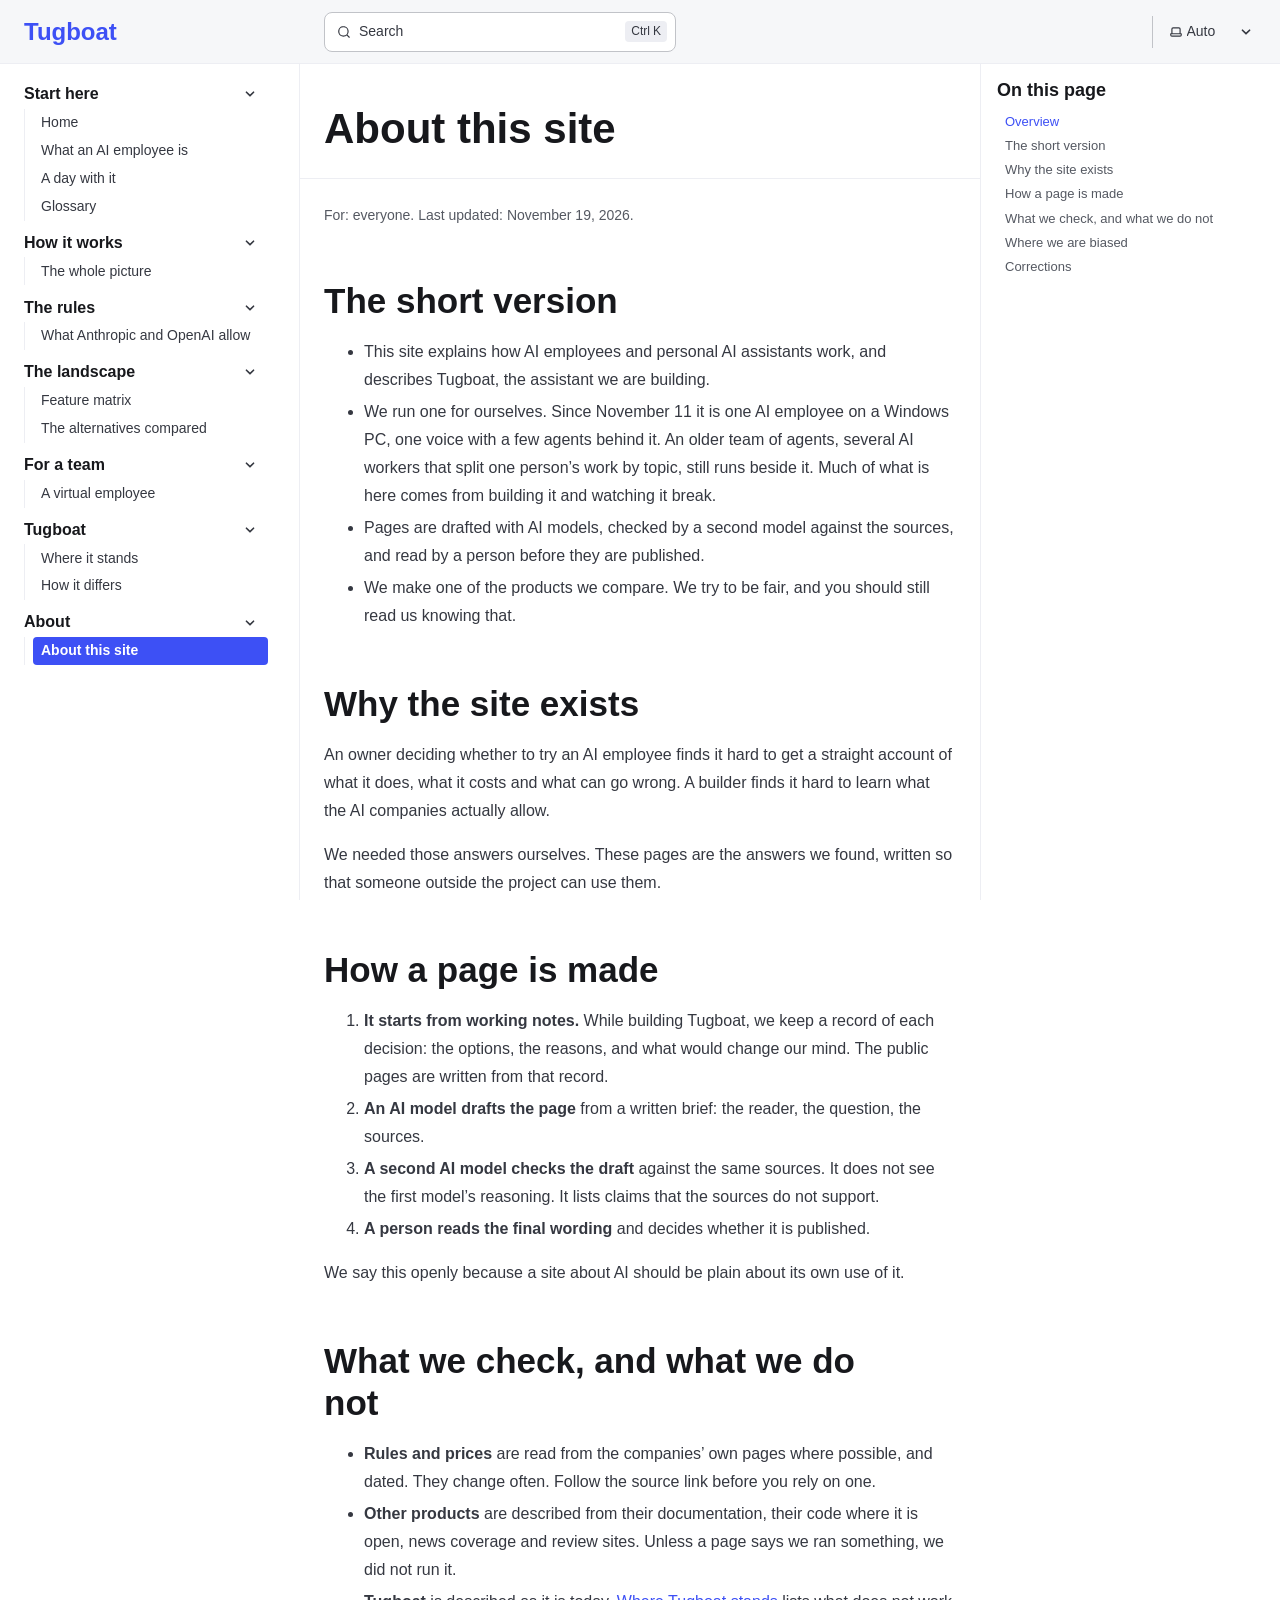
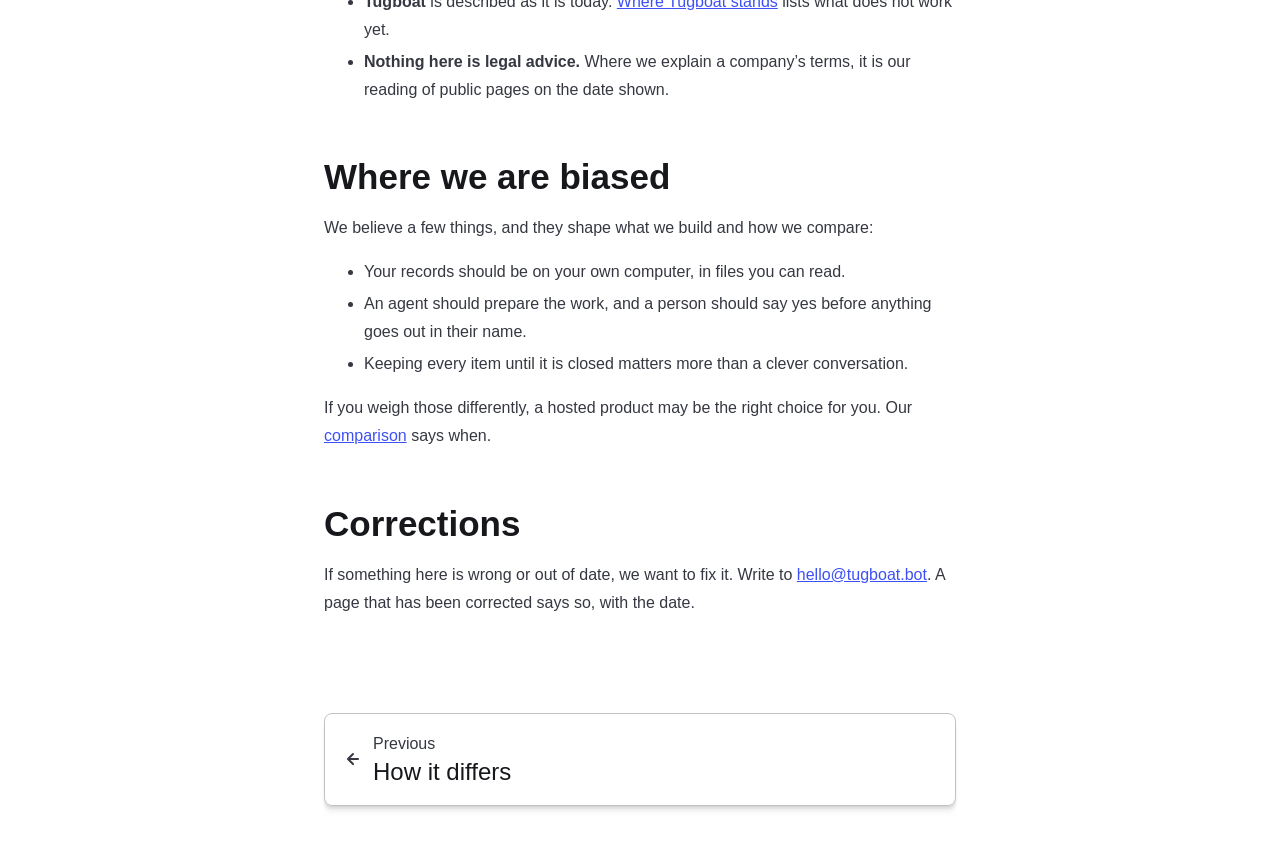
<file: guide/about/index.html>
<!DOCTYPE html><html lang="en" dir="ltr" data-theme="dark" data-has-toc data-has-sidebar class="astro-4q24oeqg"><head><meta charset="utf-8"/><meta name="viewport" content="width=device-width, initial-scale=1"/><title>About this site | Tugboat</title><link rel="canonical" href="https://tugboat.bot/guide/about/"/><link rel="sitemap" href="/guide/sitemap-index.xml"/><script defer src="https://static.cloudflareinsights.com/beacon.min.js" data-cf-beacon="{&quot;token&quot;: &quot;ef85ecb2f5f54a8eaa55469e5325b684&quot;}"></script><script>// Copied from tugboat.bot/index.html, Nov 19. The page path (/guide/...) tells guide visits apart.
// Visit counter: one row per page view in the Google Form "Tugboat visits" (Sheet of the same name).
// Sends the page, where the visitor came from, phone or computer, and a random number kept in this browser.
// No cookies, no IP address, nothing personal. Skipped for robots (see below).
;(() => {
	if (navigator.webdriver || /bot|crawl|spider|slurp|inspectiontool|lighthouse|headless|preview/i.test(navigator.userAgent)) return
	let visitor = ''
	try { visitor = localStorage.getItem('tb-v') || ''; if (!visitor) { visitor = Math.random().toString(36).slice(2, 12); localStorage.setItem('tb-v', visitor) } } catch {}
	const q = new URLSearchParams(location.search)
	let source = q.get('utm_source') || q.get('ref') || q.get('from') || ''
	if (!source && document.referrer) { try { const h = new URL(document.referrer).hostname.replace(/^www\./, ''); if (h !== location.hostname) source = h } catch {} }
	const d = new FormData()
	d.append('entry.1834262139', location.pathname || '/')
	d.append('entry.1310039105', source || 'direct')
	d.append('entry.1872699160', visitor || 'unknown')
	d.append('entry.765420817', matchMedia('(max-width: 760px)').matches ? 'phone' : 'computer')
	// Count the visit only once a person does something (scroll, mouse, touch, key). Link checkers and
	// previewers load the page and run it, but never do these, so they are not counted.
	const events = ['scroll', 'pointermove', 'pointerdown', 'touchstart', 'keydown']
	const send = () => {
		events.forEach(e => removeEventListener(e, send, true))
		try { fetch('https://docs.google.com/forms/d/e/1FAIpQLSfNrJhDmcocQgchXlww7f_4qbJp6adWWpwGg-5LMCxfqk2dkA/formResponse', { method: 'POST', mode: 'no-cors', body: d, keepalive: true }) } catch {}
	}
	events.forEach(e => addEventListener(e, send, { capture: true, passive: true }))
})()
</script><link rel="shortcut icon" href="/guide/favicon.svg" type="image/svg+xml"/><meta name="generator" content="Astro v7.4.8"/><meta name="generator" content="Starlight v0.42.10"/><meta property="og:title" content="About this site"/><meta property="og:type" content="article"/><meta property="og:url" content="https://tugboat.bot/guide/about/"/><meta property="og:locale" content="en"/><meta property="og:description" content="Who writes these pages, how they are checked, and where we are biased."/><meta property="og:site_name" content="Tugboat"/><meta name="twitter:card" content="summary_large_image"/><meta name="description" content="Who writes these pages, how they are checked, and where we are biased."/><script>
	window.StarlightThemeProvider = (() => {
		const storedTheme =
			typeof localStorage !== 'undefined' && localStorage.getItem('starlight-theme');
		const theme =
			storedTheme ||
			(window.matchMedia('(prefers-color-scheme: light)').matches ? 'light' : 'dark');
		document.documentElement.dataset.theme = theme === 'light' ? 'light' : 'dark';
		return {
			updatePickers(theme = storedTheme || 'auto') {
				document.querySelectorAll('starlight-theme-select').forEach((picker) => {
					const select = picker.querySelector('select');
					if (select) select.value = theme;
					/** @type {HTMLTemplateElement | null} */
					const tmpl = document.querySelector(`#theme-icons`);
					const newIcon = tmpl && tmpl.content.querySelector('.' + theme);
					if (newIcon) {
						const oldIcon = picker.querySelector('svg.label-icon');
						if (oldIcon) {
							oldIcon.replaceChildren(...newIcon.cloneNode(true).childNodes);
						}
					}
				});
			},
		};
	})();
</script><template id="theme-icons"><svg aria-hidden="true" class="light astro-7xg36bbx" width="16" height="16" viewBox="0 0 24 24" fill="currentColor" style="--sl-icon-size: 1em;"><path d="M5 12a1 1 0 0 0-1-1H3a1 1 0 0 0 0 2h1a1 1 0 0 0 1-1Zm.64 5-.71.71a1 1 0 0 0 0 1.41 1 1 0 0 0 1.41 0l.71-.71A1 1 0 0 0 5.64 17ZM12 5a1 1 0 0 0 1-1V3a1 1 0 0 0-2 0v1a1 1 0 0 0 1 1Zm5.66 2.34a1 1 0 0 0 .7-.29l.71-.71a1 1 0 1 0-1.41-1.41l-.66.71a1 1 0 0 0 0 1.41 1 1 0 0 0 .66.29Zm-12-.29a1 1 0 0 0 1.41 0 1 1 0 0 0 0-1.41l-.71-.71a1.004 1.004 0 1 0-1.43 1.41l.73.71ZM21 11h-1a1 1 0 0 0 0 2h1a1 1 0 0 0 0-2Zm-2.64 6A1 1 0 0 0 17 18.36l.71.71a1 1 0 0 0 1.41 0 1 1 0 0 0 0-1.41l-.76-.66ZM12 6.5a5.5 5.5 0 1 0 5.5 5.5A5.51 5.51 0 0 0 12 6.5Zm0 9a3.5 3.5 0 1 1 0-7 3.5 3.5 0 0 1 0 7Zm0 3.5a1 1 0 0 0-1 1v1a1 1 0 0 0 2 0v-1a1 1 0 0 0-1-1Z"/></svg><svg aria-hidden="true" class="dark astro-7xg36bbx" width="16" height="16" viewBox="0 0 24 24" fill="currentColor" style="--sl-icon-size: 1em;"><path d="M21.64 13a1 1 0 0 0-1.05-.14 8.049 8.049 0 0 1-3.37.73 8.15 8.15 0 0 1-8.14-8.1 8.59 8.59 0 0 1 .25-2A1 1 0 0 0 8 2.36a10.14 10.14 0 1 0 14 11.69 1 1 0 0 0-.36-1.05Zm-9.5 6.69A8.14 8.14 0 0 1 7.08 5.22v.27a10.15 10.15 0 0 0 10.14 10.14 9.784 9.784 0 0 0 2.1-.22 8.11 8.11 0 0 1-7.18 4.32v-.04Z"/></svg><svg aria-hidden="true" class="auto astro-7xg36bbx" width="16" height="16" viewBox="0 0 24 24" fill="currentColor" style="--sl-icon-size: 1em;"><path d="M21 14h-1V7a3 3 0 0 0-3-3H7a3 3 0 0 0-3 3v7H3a1 1 0 0 0-1 1v2a3 3 0 0 0 3 3h14a3 3 0 0 0 3-3v-2a1 1 0 0 0-1-1ZM6 7a1 1 0 0 1 1-1h10a1 1 0 0 1 1 1v7H6V7Zm14 10a1 1 0 0 1-1 1H5a1 1 0 0 1-1-1v-1h16v1Z"/></svg></template><link rel="stylesheet" href="/guide/_astro/print.C9eyqPGL.css" media="print"><link rel="stylesheet" href="/guide/_astro/common.EzWjjvd0.css"><style>@layer starlight.components{svg:where(.astro-7xg36bbx){color:var(--sl-icon-color);font-size:var(--sl-icon-size,1em);width:1em;height:1em;overflow:visible}}
</style><script type="module" src="/guide/_astro/page.cNngjUgL.js"></script></head><body class="astro-4q24oeqg"><a class="sl-skip-link astro-iyimsb7x" href="#_top">Skip to content</a><div class="page sl-flex astro-3iveh6q6"><header class="header astro-3iveh6q6"><div class="header astro-nnhgoztz"><div class="title-wrapper sl-flex astro-nnhgoztz"><a href="/guide/" class="site-title sl-flex astro-rlklbri6"><span class="astro-rlklbri6" translate="no">Tugboat</span></a></div><div class="sl-flex print:hidden astro-nnhgoztz"><site-search class="astro-nnhgoztz astro-cbbg2zbi" data-translations="{&quot;placeholder&quot;:&quot;Search&quot;}"><button data-open-modal disabled aria-label="Search" aria-keyshortcuts="Control+K" class="astro-cbbg2zbi"><svg aria-hidden="true" class="astro-cbbg2zbi astro-7xg36bbx" width="16" height="16" viewBox="0 0 24 24" fill="currentColor" style="--sl-icon-size: 1em;"><path d="M21.71 20.29 18 16.61A9 9 0 1 0 16.61 18l3.68 3.68a.999.999 0 0 0 1.42 0 1 1 0 0 0 0-1.39ZM11 18a7 7 0 1 1 0-14 7 7 0 0 1 0 14Z"/></svg><span class="sl-hidden md:sl-block astro-cbbg2zbi" aria-hidden="true">Search</span><kbd class="sl-hidden md:sl-flex astro-cbbg2zbi" style="display: none"><kbd class="astro-cbbg2zbi">Ctrl</kbd><kbd class="astro-cbbg2zbi">K</kbd></kbd></button><dialog style="padding: 0" aria-label="Search" class="astro-cbbg2zbi"><div class="dialog-frame sl-flex astro-cbbg2zbi"><button data-close-modal class="sl-flex md:sl-hidden astro-cbbg2zbi">Cancel</button><div class="search-container astro-cbbg2zbi"><div id="starlight__search" class="astro-cbbg2zbi"></div></div></div></dialog></site-search><script>
	(() => {
		const openBtn = document.querySelector('button[data-open-modal]');
		const shortcut = openBtn?.querySelector('kbd');
		if (!openBtn || !(shortcut instanceof HTMLElement)) return;
		const platformKey = shortcut.querySelector('kbd');
		if (platformKey && /(Mac|iPhone|iPod|iPad)/i.test(navigator.platform)) {
			platformKey.textContent = '⌘';
			openBtn.setAttribute('aria-keyshortcuts', 'Meta+K');
		}
		shortcut.style.display = '';
	})();
</script><script type="module" src="/guide/_astro/Search.astro_astro_type_script_index_0_lang.CxibuA6H.js"></script></div><div class="sl-hidden md:sl-flex print:hidden right-group astro-nnhgoztz"><div class="sl-flex social-icons astro-nnhgoztz"></div><starlight-theme-select><label style="--sl-select-width: 6.25em" class="astro-pzxqu3hi"><span class="sr-only astro-pzxqu3hi">Select theme</span><svg aria-hidden="true" class="icon label-icon astro-pzxqu3hi astro-7xg36bbx" width="16" height="16" viewBox="0 0 24 24" fill="currentColor" style="--sl-icon-size: 1em;"><path d="M21 14h-1V7a3 3 0 0 0-3-3H7a3 3 0 0 0-3 3v7H3a1 1 0 0 0-1 1v2a3 3 0 0 0 3 3h14a3 3 0 0 0 3-3v-2a1 1 0 0 0-1-1ZM6 7a1 1 0 0 1 1-1h10a1 1 0 0 1 1 1v7H6V7Zm14 10a1 1 0 0 1-1 1H5a1 1 0 0 1-1-1v-1h16v1Z"/></svg><select autocomplete="off" class="astro-pzxqu3hi"><option value="dark" class="astro-pzxqu3hi">Dark</option><option value="light" class="astro-pzxqu3hi">Light</option><option value="auto" selected class="astro-pzxqu3hi">Auto</option></select><svg aria-hidden="true" class="icon caret astro-pzxqu3hi astro-7xg36bbx" width="16" height="16" viewBox="0 0 24 24" fill="currentColor" style="--sl-icon-size: 1em;"><path d="M17 9.17a1 1 0 0 0-1.41 0L12 12.71 8.46 9.17a1 1 0 1 0-1.41 1.42l4.24 4.24a1.002 1.002 0 0 0 1.42 0L17 10.59a1.002 1.002 0 0 0 0-1.42Z"/></svg></label></starlight-theme-select><script>
	StarlightThemeProvider.updatePickers();
</script><script type="module">var e=`starlight-theme`,t=e=>e===`auto`||e===`dark`||e===`light`?e:`auto`,n=()=>t(typeof localStorage<`u`&&localStorage.getItem(e));function r(t){typeof localStorage<`u`&&localStorage.setItem(e,t===`light`||t===`dark`?t:``)}var i=()=>matchMedia(`(prefers-color-scheme: light)`).matches?`light`:`dark`;function a(e){StarlightThemeProvider.updatePickers(e),document.documentElement.dataset.theme=e===`auto`?i():e,r(e)}matchMedia(`(prefers-color-scheme: light)`).addEventListener(`change`,()=>{n()===`auto`&&a(`auto`)});var o=class extends HTMLElement{constructor(){super(),a(n()),this.querySelector(`select`)?.addEventListener(`change`,e=>{e.currentTarget instanceof HTMLSelectElement&&a(t(e.currentTarget.value))})}};customElements.define(`starlight-theme-select`,o);</script><script type="module">var e=class extends HTMLElement{constructor(){super();let e=this.querySelector(`select`);e&&(e.addEventListener(`change`,e=>{e.currentTarget instanceof HTMLSelectElement&&(window.location.pathname=e.currentTarget.value)}),window.addEventListener(`pageshow`,t=>{if(!t.persisted)return;let n=e.querySelector(`option[selected]`)?.index;n!==e.selectedIndex&&(e.selectedIndex=n??0)}))}};customElements.define(`starlight-lang-select`,e);</script></div></div></header><nav class="sidebar print:hidden astro-3iveh6q6" aria-label="Main"><button popovertarget="starlight__sidebar" class="sl-menu-button sl-flex md:sl-hidden print:hidden astro-ifn5vpvw"><svg aria-hidden="true" class="open-menu astro-ifn5vpvw astro-7xg36bbx" width="16" height="16" viewBox="0 0 24 24" fill="currentColor" style="--sl-icon-size: 1em;"><path d="M3 8h18a1 1 0 1 0 0-2H3a1 1 0 0 0 0 2Zm18 8H3a1 1 0 0 0 0 2h18a1 1 0 0 0 0-2Zm0-5H3a1 1 0 0 0 0 2h18a1 1 0 0 0 0-2Z"/></svg><svg aria-hidden="true" class="close-menu astro-ifn5vpvw astro-7xg36bbx" width="16" height="16" viewBox="0 0 24 24" fill="currentColor" style="--sl-icon-size: 1em;"><path d="m13.41 12 6.3-6.29a1.004 1.004 0 1 0-1.42-1.42L12 10.59l-6.29-6.3a1.004 1.004 0 0 0-1.42 1.42l6.3 6.29-6.3 6.29a1 1 0 0 0 0 1.42.998.998 0 0 0 1.42 0l6.29-6.3 6.29 6.3a.999.999 0 0 0 1.42 0 1 1 0 0 0 0-1.42L13.41 12Z"/></svg><span class="sr-only astro-ifn5vpvw">Menu</span></button><script type="module">var e=class extends HTMLElement{constructor(){super();let e=matchMedia(`(min-width: 50em)`),t=()=>{this.popover=e.matches?null:`auto`};t(),e.addEventListener(`change`,()=>t()),this.addEventListener(`toggle`,({newState:e})=>this.trapFocus(e===`open`))}trapFocus(e){document.querySelectorAll(`.main-frame, .sl-skip-link`).forEach(t=>{t.toggleAttribute(`inert`,e)})}};customElements.define(`sl-sidebar-pane`,e);</script><sl-sidebar-pane popover id="starlight__sidebar" class="sidebar-pane astro-3iveh6q6"><div class="sidebar-content sl-flex astro-3iveh6q6"><sl-sidebar-state-persist data-hash="0gspgz0" class="astro-j5kohbvr"><script aria-hidden="true">
		(() => {
			try {
				if (!matchMedia('(min-width: 50em)').matches) return;
				/** @type {HTMLElement | null} */
				const target = document.querySelector('sl-sidebar-state-persist');
				const state = JSON.parse(sessionStorage.getItem('sl-sidebar-state') || '0');
				if (!target || !state || target.dataset.hash !== state.hash) return;
				window._starlightScrollRestore = state.scroll;
				customElements.define(
					'sl-sidebar-restore',
					class SidebarRestore extends HTMLElement {
						connectedCallback() {
							try {
								const idx = parseInt(this.dataset.index || '');
								const details = this.closest('details');
								if (details && typeof state.open[idx] === 'boolean') details.open = state.open[idx];
							} catch {}
						}
					}
				);
			} catch {}
		})();
	</script><ul class="top-level astro-x2svowyo"><li class="astro-x2svowyo"><details open class="astro-x2svowyo"><summary class="astro-x2svowyo"><span class="group-label astro-x2svowyo"><span class="large astro-x2svowyo">Start here</span></span><svg aria-hidden="true" class="caret astro-x2svowyo astro-7xg36bbx" width="16" height="16" viewBox="0 0 24 24" fill="currentColor" style="--sl-icon-size: 1.25rem;"><path d="m14.83 11.29-4.24-4.24a1 1 0 1 0-1.42 1.41L12.71 12l-3.54 3.54a1 1 0 0 0 0 1.41 1 1 0 0 0 .71.29 1 1 0 0 0 .71-.29l4.24-4.24a1.002 1.002 0 0 0 0-1.42Z"/></svg></summary><sl-sidebar-restore data-index="0"></sl-sidebar-restore><ul class="astro-x2svowyo"><li class="astro-x2svowyo"><a href="/guide/" class="astro-x2svowyo"><span class="astro-x2svowyo">Home</span></a></li><li class="astro-x2svowyo"><a href="/guide/start/what-an-ai-employee-is/" class="astro-x2svowyo"><span class="astro-x2svowyo">What an AI employee is</span></a></li><li class="astro-x2svowyo"><a href="/guide/start/a-day-with-it/" class="astro-x2svowyo"><span class="astro-x2svowyo">A day with it</span></a></li><li class="astro-x2svowyo"><a href="/guide/start/glossary/" class="astro-x2svowyo"><span class="astro-x2svowyo">Glossary</span></a></li></ul></details></li><li class="astro-x2svowyo"><details open class="astro-x2svowyo"><summary class="astro-x2svowyo"><span class="group-label astro-x2svowyo"><span class="large astro-x2svowyo">How it works</span></span><svg aria-hidden="true" class="caret astro-x2svowyo astro-7xg36bbx" width="16" height="16" viewBox="0 0 24 24" fill="currentColor" style="--sl-icon-size: 1.25rem;"><path d="m14.83 11.29-4.24-4.24a1 1 0 1 0-1.42 1.41L12.71 12l-3.54 3.54a1 1 0 0 0 0 1.41 1 1 0 0 0 .71.29 1 1 0 0 0 .71-.29l4.24-4.24a1.002 1.002 0 0 0 0-1.42Z"/></svg></summary><sl-sidebar-restore data-index="1"></sl-sidebar-restore><ul class="astro-x2svowyo"><li class="astro-x2svowyo"><a href="/guide/how-it-works/overview/" class="astro-x2svowyo"><span class="astro-x2svowyo">The whole picture</span></a></li></ul></details></li><li class="astro-x2svowyo"><details open class="astro-x2svowyo"><summary class="astro-x2svowyo"><span class="group-label astro-x2svowyo"><span class="large astro-x2svowyo">The rules</span></span><svg aria-hidden="true" class="caret astro-x2svowyo astro-7xg36bbx" width="16" height="16" viewBox="0 0 24 24" fill="currentColor" style="--sl-icon-size: 1.25rem;"><path d="m14.83 11.29-4.24-4.24a1 1 0 1 0-1.42 1.41L12.71 12l-3.54 3.54a1 1 0 0 0 0 1.41 1 1 0 0 0 .71.29 1 1 0 0 0 .71-.29l4.24-4.24a1.002 1.002 0 0 0 0-1.42Z"/></svg></summary><sl-sidebar-restore data-index="2"></sl-sidebar-restore><ul class="astro-x2svowyo"><li class="astro-x2svowyo"><a href="/guide/rules/what-anthropic-and-openai-allow/" class="astro-x2svowyo"><span class="astro-x2svowyo">What Anthropic and OpenAI allow</span></a></li></ul></details></li><li class="astro-x2svowyo"><details open class="astro-x2svowyo"><summary class="astro-x2svowyo"><span class="group-label astro-x2svowyo"><span class="large astro-x2svowyo">The landscape</span></span><svg aria-hidden="true" class="caret astro-x2svowyo astro-7xg36bbx" width="16" height="16" viewBox="0 0 24 24" fill="currentColor" style="--sl-icon-size: 1.25rem;"><path d="m14.83 11.29-4.24-4.24a1 1 0 1 0-1.42 1.41L12.71 12l-3.54 3.54a1 1 0 0 0 0 1.41 1 1 0 0 0 .71.29 1 1 0 0 0 .71-.29l4.24-4.24a1.002 1.002 0 0 0 0-1.42Z"/></svg></summary><sl-sidebar-restore data-index="3"></sl-sidebar-restore><ul class="astro-x2svowyo"><li class="astro-x2svowyo"><a href="/guide/landscape/feature-matrix/" class="astro-x2svowyo"><span class="astro-x2svowyo">Feature matrix</span></a></li><li class="astro-x2svowyo"><a href="/guide/landscape/alternatives-compared/" class="astro-x2svowyo"><span class="astro-x2svowyo">The alternatives compared</span></a></li></ul></details></li><li class="astro-x2svowyo"><details open class="astro-x2svowyo"><summary class="astro-x2svowyo"><span class="group-label astro-x2svowyo"><span class="large astro-x2svowyo">For a team</span></span><svg aria-hidden="true" class="caret astro-x2svowyo astro-7xg36bbx" width="16" height="16" viewBox="0 0 24 24" fill="currentColor" style="--sl-icon-size: 1.25rem;"><path d="m14.83 11.29-4.24-4.24a1 1 0 1 0-1.42 1.41L12.71 12l-3.54 3.54a1 1 0 0 0 0 1.41 1 1 0 0 0 .71.29 1 1 0 0 0 .71-.29l4.24-4.24a1.002 1.002 0 0 0 0-1.42Z"/></svg></summary><sl-sidebar-restore data-index="4"></sl-sidebar-restore><ul class="astro-x2svowyo"><li class="astro-x2svowyo"><a href="/guide/team/virtual-employee/" class="astro-x2svowyo"><span class="astro-x2svowyo">A virtual employee</span></a></li></ul></details></li><li class="astro-x2svowyo"><details open class="astro-x2svowyo"><summary class="astro-x2svowyo"><span class="group-label astro-x2svowyo"><span class="large astro-x2svowyo">Tugboat</span></span><svg aria-hidden="true" class="caret astro-x2svowyo astro-7xg36bbx" width="16" height="16" viewBox="0 0 24 24" fill="currentColor" style="--sl-icon-size: 1.25rem;"><path d="m14.83 11.29-4.24-4.24a1 1 0 1 0-1.42 1.41L12.71 12l-3.54 3.54a1 1 0 0 0 0 1.41 1 1 0 0 0 .71.29 1 1 0 0 0 .71-.29l4.24-4.24a1.002 1.002 0 0 0 0-1.42Z"/></svg></summary><sl-sidebar-restore data-index="5"></sl-sidebar-restore><ul class="astro-x2svowyo"><li class="astro-x2svowyo"><a href="/guide/kit/where-it-stands/" class="astro-x2svowyo"><span class="astro-x2svowyo">Where it stands</span></a></li><li class="astro-x2svowyo"><a href="/guide/kit/how-it-differs/" class="astro-x2svowyo"><span class="astro-x2svowyo">How it differs</span></a></li></ul></details></li><li class="astro-x2svowyo"><details open class="astro-x2svowyo"><summary class="astro-x2svowyo"><span class="group-label astro-x2svowyo"><span class="large astro-x2svowyo">About</span></span><svg aria-hidden="true" class="caret astro-x2svowyo astro-7xg36bbx" width="16" height="16" viewBox="0 0 24 24" fill="currentColor" style="--sl-icon-size: 1.25rem;"><path d="m14.83 11.29-4.24-4.24a1 1 0 1 0-1.42 1.41L12.71 12l-3.54 3.54a1 1 0 0 0 0 1.41 1 1 0 0 0 .71.29 1 1 0 0 0 .71-.29l4.24-4.24a1.002 1.002 0 0 0 0-1.42Z"/></svg></summary><sl-sidebar-restore data-index="6"></sl-sidebar-restore><ul class="astro-x2svowyo"><li class="astro-x2svowyo"><a href="/guide/about/" aria-current="page" class="astro-x2svowyo"><span class="astro-x2svowyo">About this site</span></a></li></ul></details></li></ul><script aria-hidden="true">
		(() => {
			const scroller = document.getElementById('starlight__sidebar');
			if (!window._starlightScrollRestore || !scroller) return;
			scroller.scrollTop = window._starlightScrollRestore;
			delete window._starlightScrollRestore;
		})();
	</script></sl-sidebar-state-persist><div class="md:sl-hidden"><div class="mobile-preferences sl-flex astro-sjzqdm46"><div class="social-icons astro-sjzqdm46"></div><starlight-theme-select><label style="--sl-select-width: 6.25em" class="astro-pzxqu3hi"><span class="sr-only astro-pzxqu3hi">Select theme</span><svg aria-hidden="true" class="icon label-icon astro-pzxqu3hi astro-7xg36bbx" width="16" height="16" viewBox="0 0 24 24" fill="currentColor" style="--sl-icon-size: 1em;"><path d="M21 14h-1V7a3 3 0 0 0-3-3H7a3 3 0 0 0-3 3v7H3a1 1 0 0 0-1 1v2a3 3 0 0 0 3 3h14a3 3 0 0 0 3-3v-2a1 1 0 0 0-1-1ZM6 7a1 1 0 0 1 1-1h10a1 1 0 0 1 1 1v7H6V7Zm14 10a1 1 0 0 1-1 1H5a1 1 0 0 1-1-1v-1h16v1Z"/></svg><select autocomplete="off" class="astro-pzxqu3hi"><option value="dark" class="astro-pzxqu3hi">Dark</option><option value="light" class="astro-pzxqu3hi">Light</option><option value="auto" selected class="astro-pzxqu3hi">Auto</option></select><svg aria-hidden="true" class="icon caret astro-pzxqu3hi astro-7xg36bbx" width="16" height="16" viewBox="0 0 24 24" fill="currentColor" style="--sl-icon-size: 1em;"><path d="M17 9.17a1 1 0 0 0-1.41 0L12 12.71 8.46 9.17a1 1 0 1 0-1.41 1.42l4.24 4.24a1.002 1.002 0 0 0 1.42 0L17 10.59a1.002 1.002 0 0 0 0-1.42Z"/></svg></label></starlight-theme-select><script>
	StarlightThemeProvider.updatePickers();
</script></div></div></div></sl-sidebar-pane></nav><div class="main-frame astro-3iveh6q6"><script type="module">var e=document.getElementById(`starlight__sidebar`),t=e?.querySelector(`sl-sidebar-state-persist`),n=`sl-sidebar-state`,r=()=>{let r=[],i=t?.dataset.hash||``;try{let e=sessionStorage.getItem(n),t=JSON.parse(e||`{}`);Array.isArray(t.open)&&t.hash===i&&(r=t.open)}catch{}return{hash:i,open:r,scroll:e?.scrollTop||0}},i=e=>{try{sessionStorage.setItem(n,JSON.stringify(e))}catch{}},a=()=>i(r()),o=(e,t)=>{let n=r();n.open[t]=e,i(n)};t?.addEventListener(`click`,e=>{if(!(e.target instanceof Element))return;let t=e.target.closest(`summary`)?.closest(`details`);if(!t)return;let n=t.querySelector(`sl-sidebar-restore`),r=parseInt(n?.dataset.index||``);isNaN(r)||o(!t.open,r)}),addEventListener(`visibilitychange`,()=>{document.visibilityState===`hidden`&&a()});</script><div class="lg:sl-flex astro-p5c6cwav"><aside class="right-sidebar-container print:hidden astro-p5c6cwav"><div class="right-sidebar astro-p5c6cwav"><div class="lg:sl-hidden astro-thdbd4ik"><mobile-starlight-toc data-min-h="2" data-max-h="3" class="astro-kyvcurwk"><nav aria-labelledby="starlight__on-this-page--mobile" class="astro-kyvcurwk"><details id="starlight__mobile-toc" class="astro-kyvcurwk"><summary id="starlight__on-this-page--mobile" class="sl-flex astro-kyvcurwk"><span class="toggle sl-flex astro-kyvcurwk">On this page<svg aria-hidden="true" class="caret astro-kyvcurwk astro-7xg36bbx" width="16" height="16" viewBox="0 0 24 24" fill="currentColor" style="--sl-icon-size: 1rem;"><path d="m14.83 11.29-4.24-4.24a1 1 0 1 0-1.42 1.41L12.71 12l-3.54 3.54a1 1 0 0 0 0 1.41 1 1 0 0 0 .71.29 1 1 0 0 0 .71-.29l4.24-4.24a1.002 1.002 0 0 0 0-1.42Z"/></svg></span><span class="display-current astro-kyvcurwk"></span></summary><div class="dropdown astro-kyvcurwk"><ul class="isMobile astro-2cyigr5x" style="--depth: 0;"><li style="--depth: 0;" class="astro-2cyigr5x"><a href="#_top" style="--depth: 0;" class="astro-2cyigr5x"><span style="--depth: 0;" class="astro-2cyigr5x">Overview</span></a></li><li style="--depth: 0;" class="astro-2cyigr5x"><a href="#the-short-version" style="--depth: 0;" class="astro-2cyigr5x"><span style="--depth: 0;" class="astro-2cyigr5x">The short version</span></a></li><li style="--depth: 0;" class="astro-2cyigr5x"><a href="#why-the-site-exists" style="--depth: 0;" class="astro-2cyigr5x"><span style="--depth: 0;" class="astro-2cyigr5x">Why the site exists</span></a></li><li style="--depth: 0;" class="astro-2cyigr5x"><a href="#how-a-page-is-made" style="--depth: 0;" class="astro-2cyigr5x"><span style="--depth: 0;" class="astro-2cyigr5x">How a page is made</span></a></li><li style="--depth: 0;" class="astro-2cyigr5x"><a href="#what-we-check-and-what-we-do-not" style="--depth: 0;" class="astro-2cyigr5x"><span style="--depth: 0;" class="astro-2cyigr5x">What we check, and what we do not</span></a></li><li style="--depth: 0;" class="astro-2cyigr5x"><a href="#where-we-are-biased" style="--depth: 0;" class="astro-2cyigr5x"><span style="--depth: 0;" class="astro-2cyigr5x">Where we are biased</span></a></li><li style="--depth: 0;" class="astro-2cyigr5x"><a href="#corrections" style="--depth: 0;" class="astro-2cyigr5x"><span style="--depth: 0;" class="astro-2cyigr5x">Corrections</span></a></li></ul></div></details></nav></mobile-starlight-toc><script type="module" src="/guide/_astro/MobileTableOfContents.astro_astro_type_script_index_0_lang.C3fM4Kra.js"></script></div><div class="right-sidebar-panel sl-hidden lg:sl-block astro-thdbd4ik"><div class="sl-container astro-thdbd4ik"><starlight-toc data-min-h="2" data-max-h="3"><nav aria-labelledby="starlight__on-this-page"><h2 id="starlight__on-this-page">On this page</h2><ul class="astro-2cyigr5x" style="--depth: 0;"><li style="--depth: 0;" class="astro-2cyigr5x"><a href="#_top" style="--depth: 0;" class="astro-2cyigr5x"><span style="--depth: 0;" class="astro-2cyigr5x">Overview</span></a></li><li style="--depth: 0;" class="astro-2cyigr5x"><a href="#the-short-version" style="--depth: 0;" class="astro-2cyigr5x"><span style="--depth: 0;" class="astro-2cyigr5x">The short version</span></a></li><li style="--depth: 0;" class="astro-2cyigr5x"><a href="#why-the-site-exists" style="--depth: 0;" class="astro-2cyigr5x"><span style="--depth: 0;" class="astro-2cyigr5x">Why the site exists</span></a></li><li style="--depth: 0;" class="astro-2cyigr5x"><a href="#how-a-page-is-made" style="--depth: 0;" class="astro-2cyigr5x"><span style="--depth: 0;" class="astro-2cyigr5x">How a page is made</span></a></li><li style="--depth: 0;" class="astro-2cyigr5x"><a href="#what-we-check-and-what-we-do-not" style="--depth: 0;" class="astro-2cyigr5x"><span style="--depth: 0;" class="astro-2cyigr5x">What we check, and what we do not</span></a></li><li style="--depth: 0;" class="astro-2cyigr5x"><a href="#where-we-are-biased" style="--depth: 0;" class="astro-2cyigr5x"><span style="--depth: 0;" class="astro-2cyigr5x">Where we are biased</span></a></li><li style="--depth: 0;" class="astro-2cyigr5x"><a href="#corrections" style="--depth: 0;" class="astro-2cyigr5x"><span style="--depth: 0;" class="astro-2cyigr5x">Corrections</span></a></li></ul></nav></starlight-toc><script type="module" src="/guide/_astro/TableOfContents.astro_astro_type_script_index_0_lang.BpJaGz7G.js"></script></div></div></div></aside><div class="main-pane astro-p5c6cwav"><main data-pagefind-body class="astro-4q24oeqg" lang="en" dir="ltr"><div class="content-panel astro-tqo54wpp"><div class="sl-container astro-tqo54wpp"><h1 id="_top" class="astro-55yxcy4k">About this site</h1></div></div><div class="content-panel astro-tqo54wpp"><div class="sl-container astro-tqo54wpp"><div class="sl-markdown-content"><p class="meta">For: everyone. Last updated: November 19, 2026.</p>
<div class="sl-heading-wrapper level-h2"><h2 id="the-short-version">The short version</h2><a class="sl-anchor-link" href="#the-short-version"><span aria-hidden="true" class="sl-anchor-icon"><svg width="16" height="16" viewBox="0 0 24 24" fill="currentColor"><path d="m12.11 15.39-3.88 3.88a2.52 2.52 0 0 1-3.5 0 2.47 2.47 0 0 1 0-3.5l3.88-3.88a1 1 0 1 0-1.42-1.42l-3.88 3.89a4.48 4.48 0 0 0 6.33 6.33l3.89-3.88a1 1 0 0 0-1.42-1.42m8.58-12.08a4.49 4.49 0 0 0-6.33 0l-3.89 3.88a1 1 0 1 0 1.42 1.42l3.88-3.88a2.52 2.52 0 0 1 3.5 0 2.47 2.47 0 0 1 0 3.5l-3.88 3.88a1 1 0 0 0 0 1.42 1 1 0 0 0 1.42 0l3.88-3.89a4.49 4.49 0 0 0 0-6.33M8.83 15.17a1 1 0 0 0 .71.29 1 1 0 0 0 .71-.29l4.92-4.92a1 1 0 1 0-1.42-1.42l-4.92 4.92a1 1 0 0 0 0 1.42"></path></svg></span><span class="sr-only" data-pagefind-ignore>Section titled “The short version”</span></a></div>
<ul>
<li>This site explains how AI employees and personal AI assistants work, and describes Tugboat, the assistant we are building.</li>
<li>We run one for ourselves. Since November 11 it is one AI employee on a Windows PC, one voice with a few agents behind it. An older team of agents,
several AI workers that split one person’s work by topic, still runs beside it. Much of what is here comes
from building it and watching it break.</li>
<li>Pages are drafted with AI models, checked by a second model against the sources, and read by a person
before they are published.</li>
<li>We make one of the products we compare. We try to be fair, and you should still read us knowing that.</li>
</ul>
<div class="sl-heading-wrapper level-h2"><h2 id="why-the-site-exists">Why the site exists</h2><a class="sl-anchor-link" href="#why-the-site-exists"><span aria-hidden="true" class="sl-anchor-icon"><svg width="16" height="16" viewBox="0 0 24 24" fill="currentColor"><path d="m12.11 15.39-3.88 3.88a2.52 2.52 0 0 1-3.5 0 2.47 2.47 0 0 1 0-3.5l3.88-3.88a1 1 0 1 0-1.42-1.42l-3.88 3.89a4.48 4.48 0 0 0 6.33 6.33l3.89-3.88a1 1 0 0 0-1.42-1.42m8.58-12.08a4.49 4.49 0 0 0-6.33 0l-3.89 3.88a1 1 0 1 0 1.42 1.42l3.88-3.88a2.52 2.52 0 0 1 3.5 0 2.47 2.47 0 0 1 0 3.5l-3.88 3.88a1 1 0 0 0 0 1.42 1 1 0 0 0 1.42 0l3.88-3.89a4.49 4.49 0 0 0 0-6.33M8.83 15.17a1 1 0 0 0 .71.29 1 1 0 0 0 .71-.29l4.92-4.92a1 1 0 1 0-1.42-1.42l-4.92 4.92a1 1 0 0 0 0 1.42"></path></svg></span><span class="sr-only" data-pagefind-ignore>Section titled “Why the site exists”</span></a></div>
<p>An owner deciding whether to try an AI employee finds it hard to get a straight account of what it does,
what it costs and what can go wrong. A builder finds
it hard to learn what the AI companies actually allow.</p>
<p>We needed those answers ourselves. These pages are the answers we found, written so that someone outside the
project can use them.</p>
<div class="sl-heading-wrapper level-h2"><h2 id="how-a-page-is-made">How a page is made</h2><a class="sl-anchor-link" href="#how-a-page-is-made"><span aria-hidden="true" class="sl-anchor-icon"><svg width="16" height="16" viewBox="0 0 24 24" fill="currentColor"><path d="m12.11 15.39-3.88 3.88a2.52 2.52 0 0 1-3.5 0 2.47 2.47 0 0 1 0-3.5l3.88-3.88a1 1 0 1 0-1.42-1.42l-3.88 3.89a4.48 4.48 0 0 0 6.33 6.33l3.89-3.88a1 1 0 0 0-1.42-1.42m8.58-12.08a4.49 4.49 0 0 0-6.33 0l-3.89 3.88a1 1 0 1 0 1.42 1.42l3.88-3.88a2.52 2.52 0 0 1 3.5 0 2.47 2.47 0 0 1 0 3.5l-3.88 3.88a1 1 0 0 0 0 1.42 1 1 0 0 0 1.42 0l3.88-3.89a4.49 4.49 0 0 0 0-6.33M8.83 15.17a1 1 0 0 0 .71.29 1 1 0 0 0 .71-.29l4.92-4.92a1 1 0 1 0-1.42-1.42l-4.92 4.92a1 1 0 0 0 0 1.42"></path></svg></span><span class="sr-only" data-pagefind-ignore>Section titled “How a page is made”</span></a></div>
<ol>
<li><strong>It starts from working notes.</strong> While building Tugboat, we keep a record of each decision: the options,
the reasons, and what would change our mind. The public pages are written from that record.</li>
<li><strong>An AI model drafts the page</strong> from a written brief: the reader, the question, the sources.</li>
<li><strong>A second AI model checks the draft</strong> against the same sources. It does not see the first model’s
reasoning. It lists claims that the sources do not support.</li>
<li><strong>A person reads the final wording</strong> and decides whether it is published.</li>
</ol>
<p>We say this openly because a site about AI should be plain about its own use of it.</p>
<div class="sl-heading-wrapper level-h2"><h2 id="what-we-check-and-what-we-do-not">What we check, and what we do not</h2><a class="sl-anchor-link" href="#what-we-check-and-what-we-do-not"><span aria-hidden="true" class="sl-anchor-icon"><svg width="16" height="16" viewBox="0 0 24 24" fill="currentColor"><path d="m12.11 15.39-3.88 3.88a2.52 2.52 0 0 1-3.5 0 2.47 2.47 0 0 1 0-3.5l3.88-3.88a1 1 0 1 0-1.42-1.42l-3.88 3.89a4.48 4.48 0 0 0 6.33 6.33l3.89-3.88a1 1 0 0 0-1.42-1.42m8.58-12.08a4.49 4.49 0 0 0-6.33 0l-3.89 3.88a1 1 0 1 0 1.42 1.42l3.88-3.88a2.52 2.52 0 0 1 3.5 0 2.47 2.47 0 0 1 0 3.5l-3.88 3.88a1 1 0 0 0 0 1.42 1 1 0 0 0 1.42 0l3.88-3.89a4.49 4.49 0 0 0 0-6.33M8.83 15.17a1 1 0 0 0 .71.29 1 1 0 0 0 .71-.29l4.92-4.92a1 1 0 1 0-1.42-1.42l-4.92 4.92a1 1 0 0 0 0 1.42"></path></svg></span><span class="sr-only" data-pagefind-ignore>Section titled “What we check, and what we do not”</span></a></div>
<ul>
<li><strong>Rules and prices</strong> are read from the companies’ own pages where possible, and dated. They change often.
Follow the source link before you rely on one.</li>
<li><strong>Other products</strong> are described from their documentation, their code where it is open, news coverage and
review sites. Unless a page says we ran something, we did not run it.</li>
<li><strong>Tugboat</strong> is described as it is today. <a href="/guide/kit/where-it-stands/">Where Tugboat stands</a> lists what does
not work yet.</li>
<li><strong>Nothing here is legal advice.</strong> Where we explain a company’s terms, it is our reading of public pages on
the date shown.</li>
</ul>
<div class="sl-heading-wrapper level-h2"><h2 id="where-we-are-biased">Where we are biased</h2><a class="sl-anchor-link" href="#where-we-are-biased"><span aria-hidden="true" class="sl-anchor-icon"><svg width="16" height="16" viewBox="0 0 24 24" fill="currentColor"><path d="m12.11 15.39-3.88 3.88a2.52 2.52 0 0 1-3.5 0 2.47 2.47 0 0 1 0-3.5l3.88-3.88a1 1 0 1 0-1.42-1.42l-3.88 3.89a4.48 4.48 0 0 0 6.33 6.33l3.89-3.88a1 1 0 0 0-1.42-1.42m8.58-12.08a4.49 4.49 0 0 0-6.33 0l-3.89 3.88a1 1 0 1 0 1.42 1.42l3.88-3.88a2.52 2.52 0 0 1 3.5 0 2.47 2.47 0 0 1 0 3.5l-3.88 3.88a1 1 0 0 0 0 1.42 1 1 0 0 0 1.42 0l3.88-3.89a4.49 4.49 0 0 0 0-6.33M8.83 15.17a1 1 0 0 0 .71.29 1 1 0 0 0 .71-.29l4.92-4.92a1 1 0 1 0-1.42-1.42l-4.92 4.92a1 1 0 0 0 0 1.42"></path></svg></span><span class="sr-only" data-pagefind-ignore>Section titled “Where we are biased”</span></a></div>
<p>We believe a few things, and they shape what we build and how we compare:</p>
<ul>
<li>Your records should be on your own computer, in files you can read.</li>
<li>An agent should prepare the work, and a person should say yes before anything goes out in their name.</li>
<li>Keeping every item until it is closed matters more than a clever conversation.</li>
</ul>
<p>If you weigh those differently, a hosted product may be the right choice for you. Our
<a href="/guide/landscape/alternatives-compared/">comparison</a> says when.</p>
<div class="sl-heading-wrapper level-h2"><h2 id="corrections">Corrections</h2><a class="sl-anchor-link" href="#corrections"><span aria-hidden="true" class="sl-anchor-icon"><svg width="16" height="16" viewBox="0 0 24 24" fill="currentColor"><path d="m12.11 15.39-3.88 3.88a2.52 2.52 0 0 1-3.5 0 2.47 2.47 0 0 1 0-3.5l3.88-3.88a1 1 0 1 0-1.42-1.42l-3.88 3.89a4.48 4.48 0 0 0 6.33 6.33l3.89-3.88a1 1 0 0 0-1.42-1.42m8.58-12.08a4.49 4.49 0 0 0-6.33 0l-3.89 3.88a1 1 0 1 0 1.42 1.42l3.88-3.88a2.52 2.52 0 0 1 3.5 0 2.47 2.47 0 0 1 0 3.5l-3.88 3.88a1 1 0 0 0 0 1.42 1 1 0 0 0 1.42 0l3.88-3.89a4.49 4.49 0 0 0 0-6.33M8.83 15.17a1 1 0 0 0 .71.29 1 1 0 0 0 .71-.29l4.92-4.92a1 1 0 1 0-1.42-1.42l-4.92 4.92a1 1 0 0 0 0 1.42"></path></svg></span><span class="sr-only" data-pagefind-ignore>Section titled “Corrections”</span></a></div>
<p>If something here is wrong or out of date, we want to fix it. Write to
<a href="mailto:hello@tugboat.bot">hello@tugboat.bot</a>. A page that has been corrected says so, with the date.</p>
</div><footer class="sl-flex astro-pd6x7gdb"><div class="meta sl-flex astro-pd6x7gdb"></div><div class="pagination-links print:hidden astro-ltnvudkj" dir="ltr"><a href="/guide/kit/how-it-differs/" rel="prev" class="astro-ltnvudkj"><svg aria-hidden="true" class="astro-ltnvudkj astro-7xg36bbx" width="16" height="16" viewBox="0 0 24 24" fill="currentColor" style="--sl-icon-size: 1.5rem;"><path d="M17 11H9.41l3.3-3.29a1.004 1.004 0 1 0-1.42-1.42l-5 5a1 1 0 0 0-.21.33 1 1 0 0 0 0 .76 1 1 0 0 0 .21.33l5 5a1.002 1.002 0 0 0 1.639-.325 1 1 0 0 0-.219-1.095L9.41 13H17a1 1 0 0 0 0-2Z"/></svg><span class="astro-ltnvudkj">Previous<br class="astro-ltnvudkj"><span class="link-title astro-ltnvudkj">How it differs</span></span></a></div></footer></div></div></main></div></div></div></div></body></html>
</file>
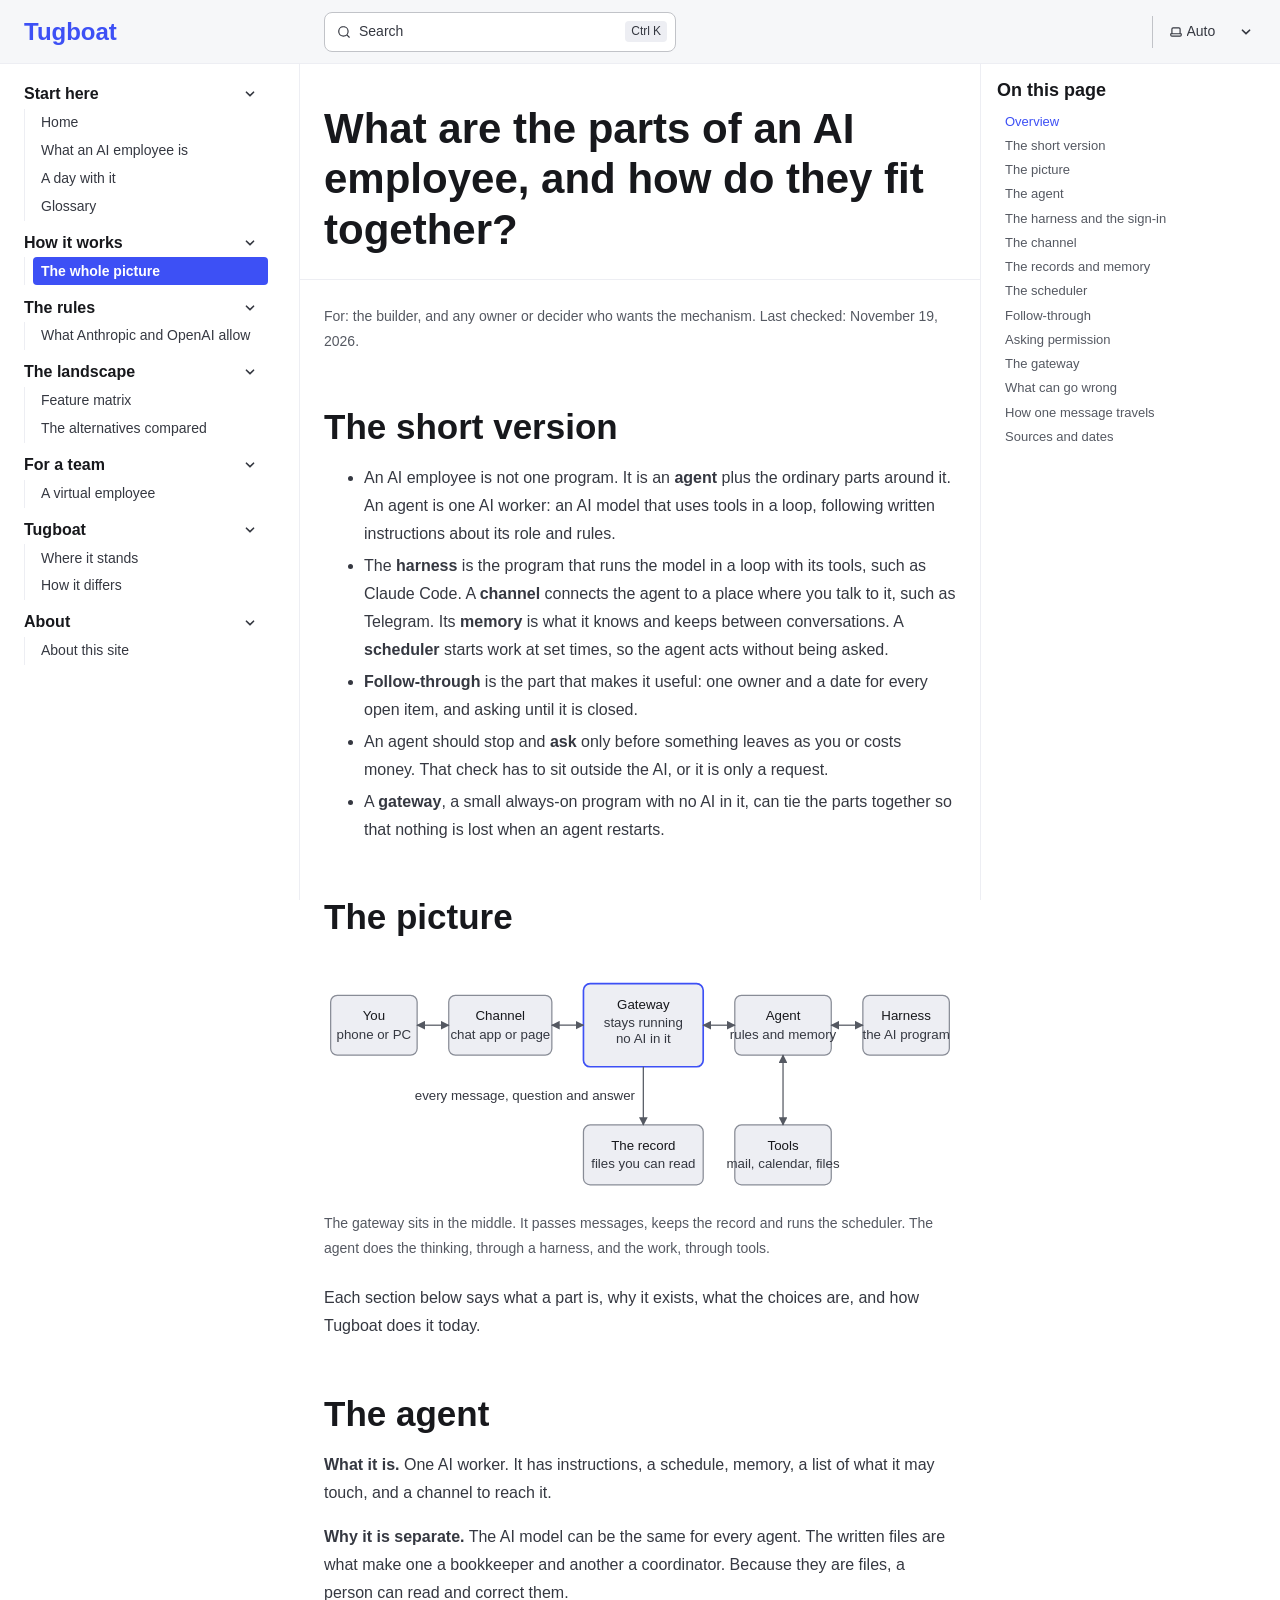
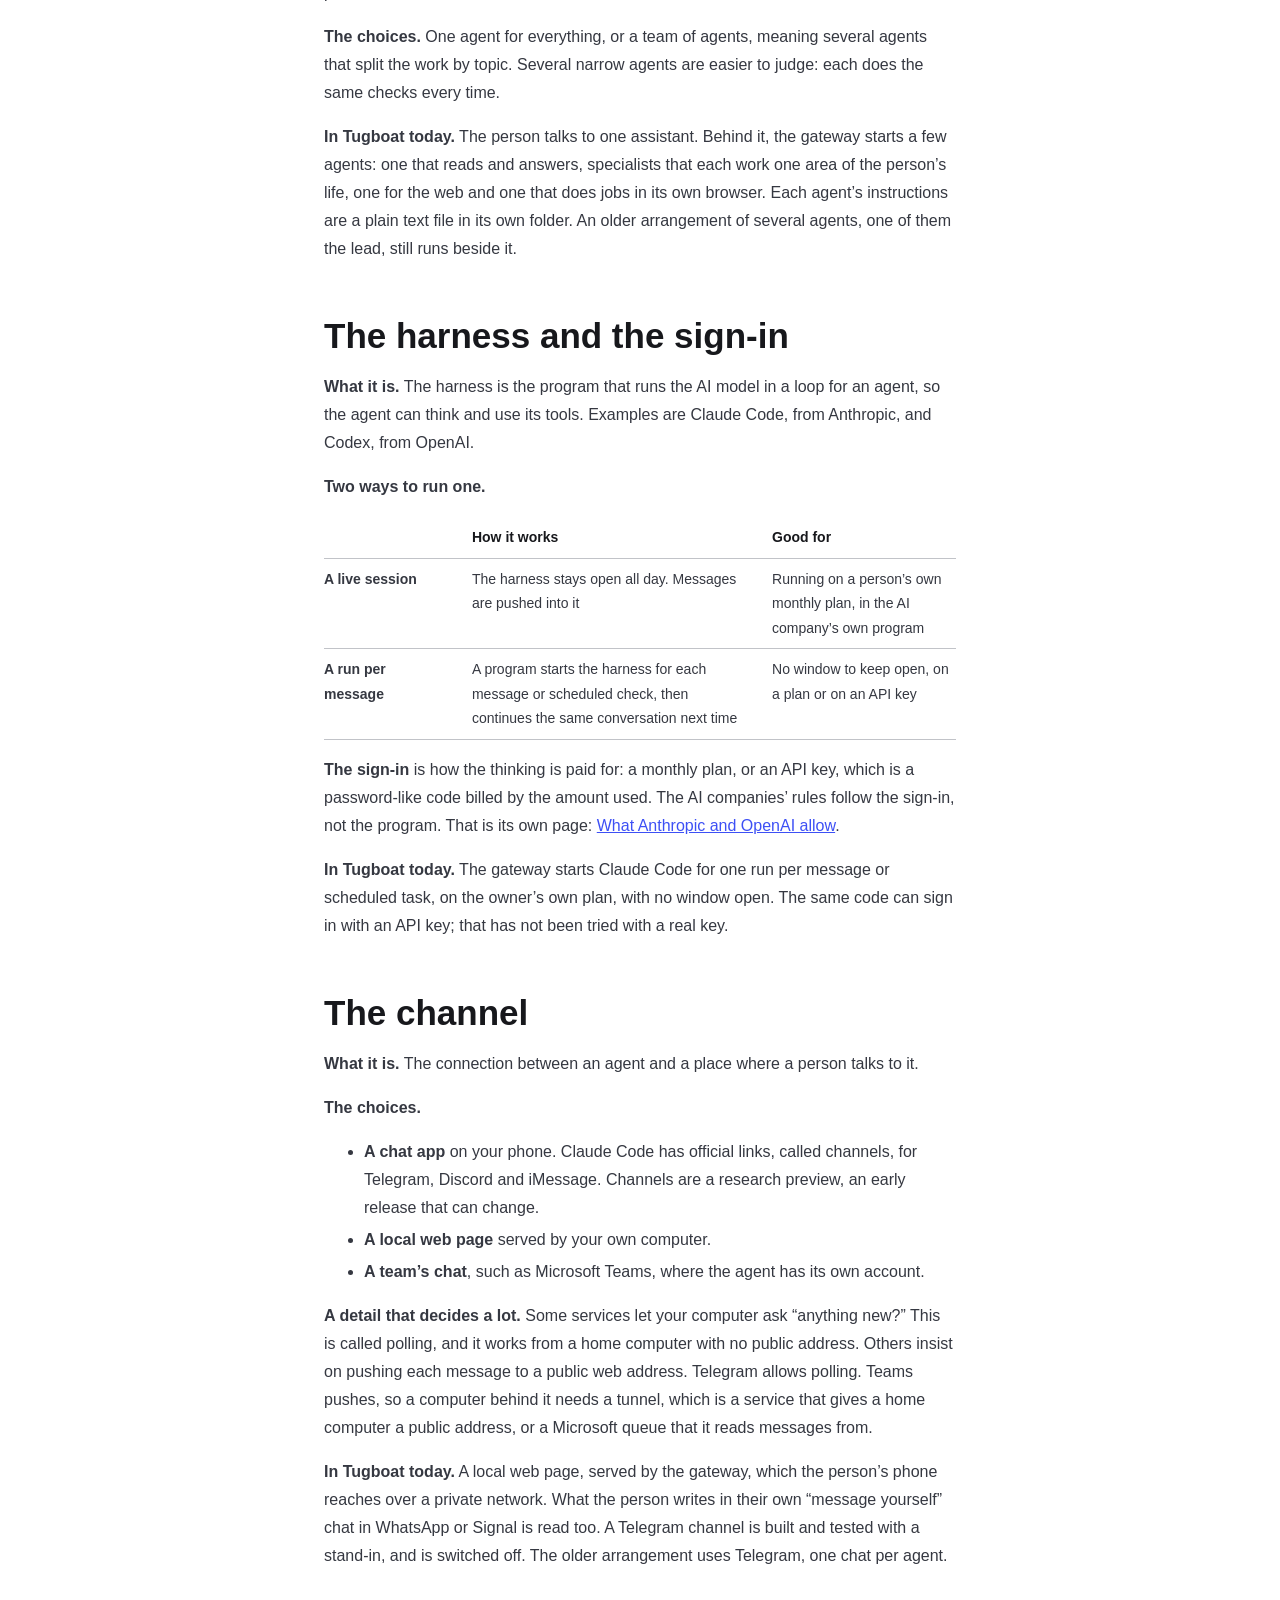
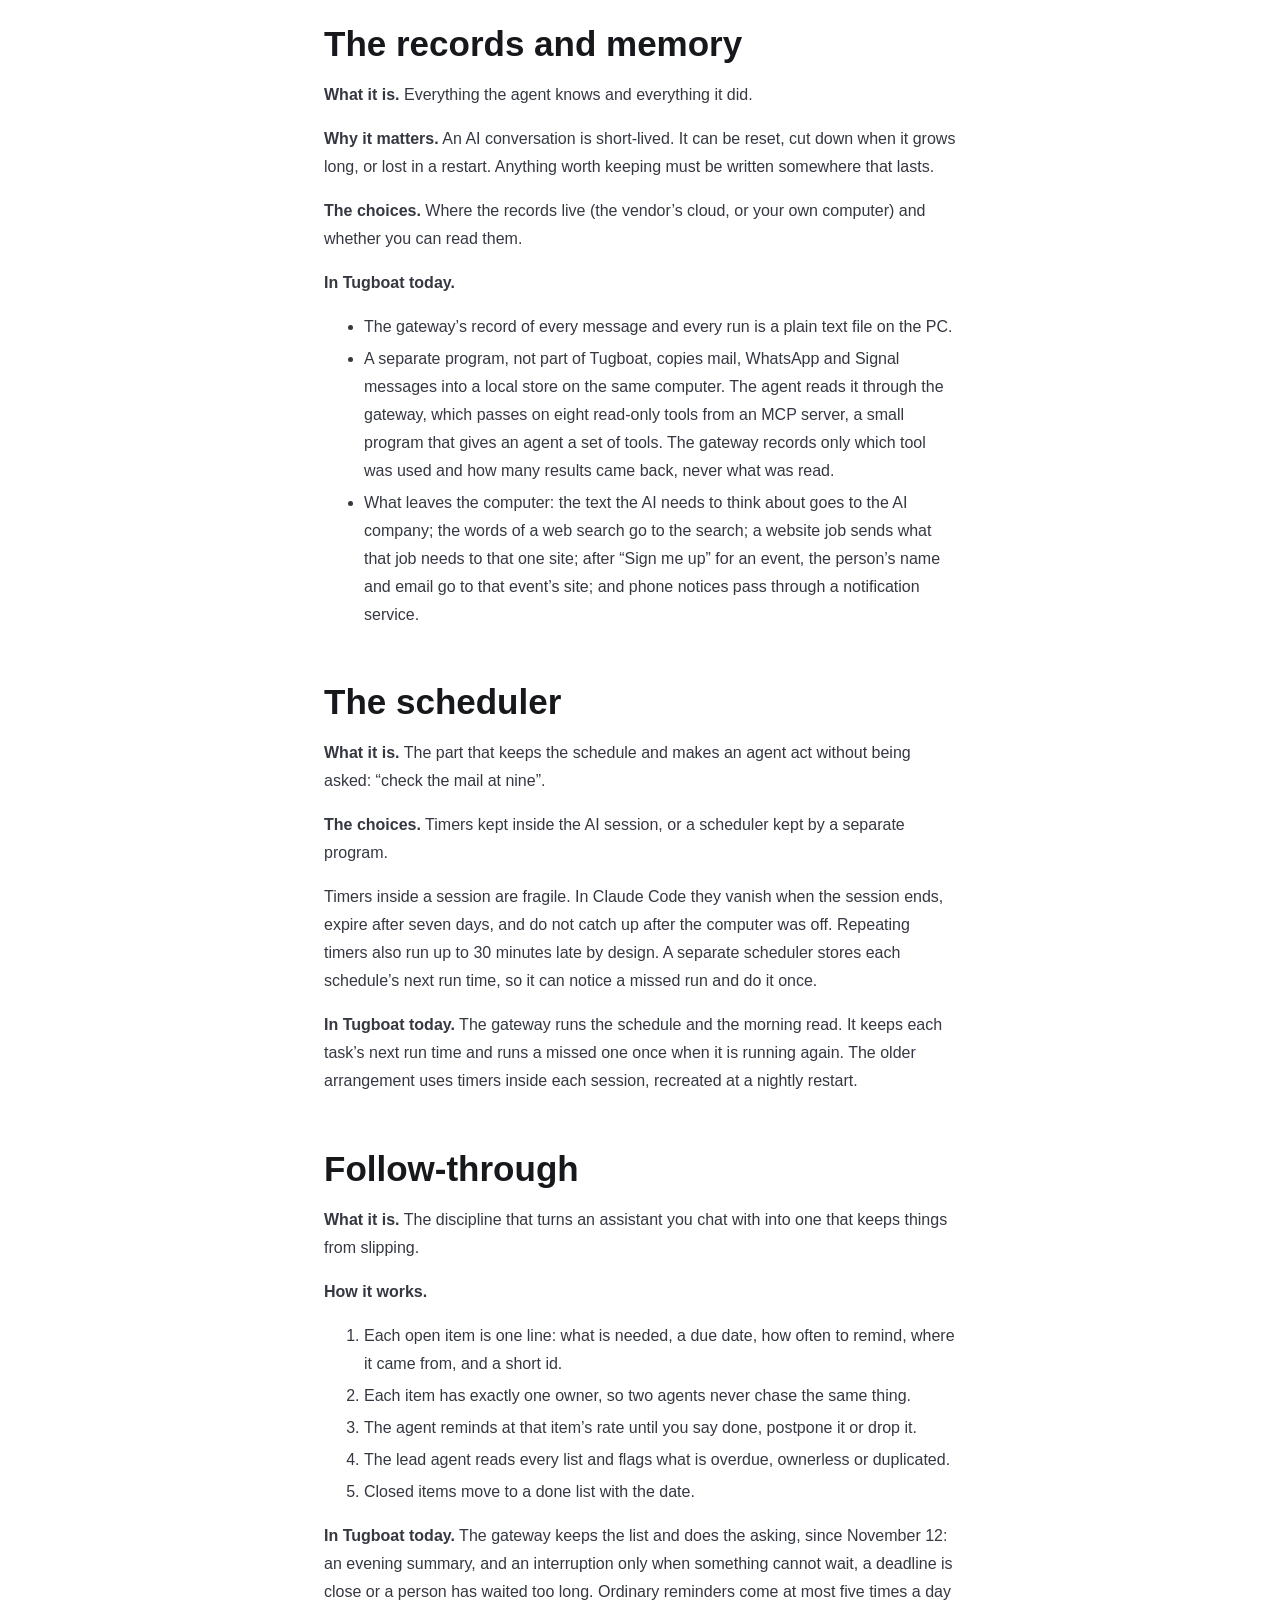
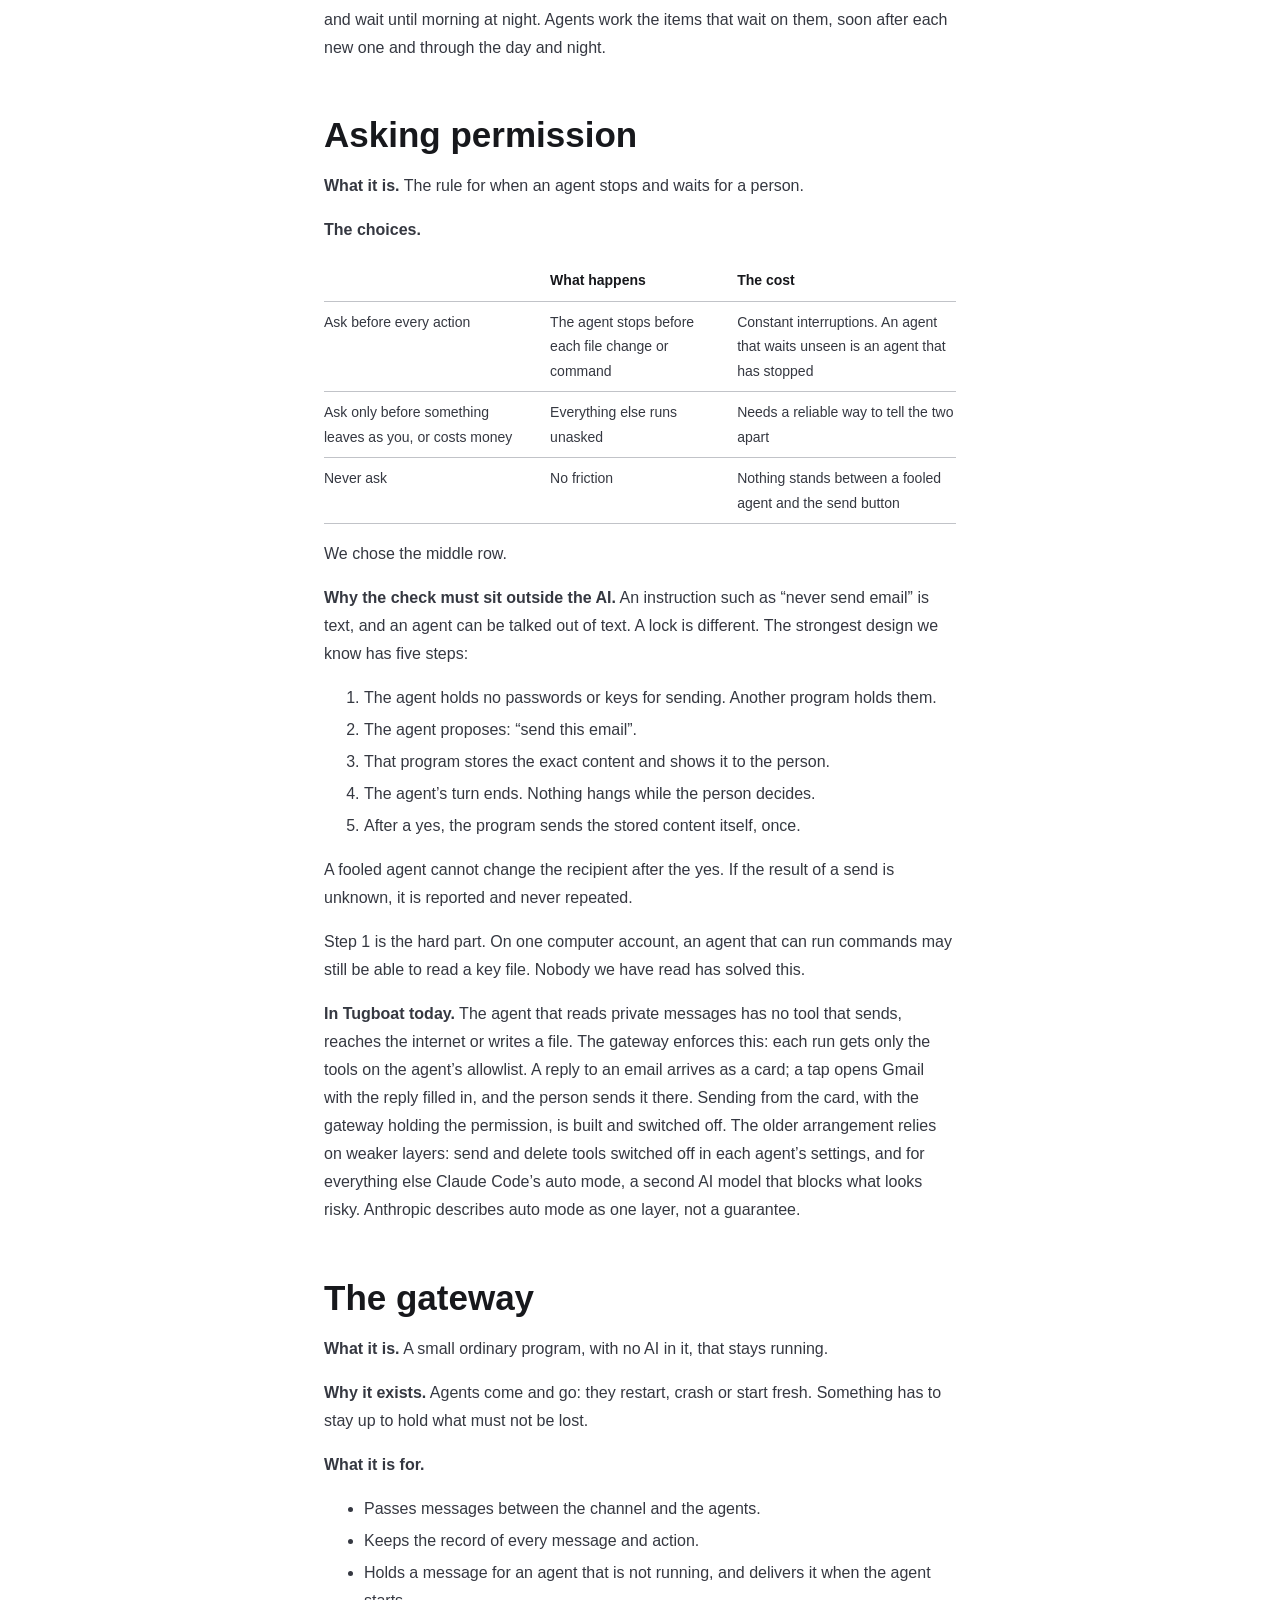
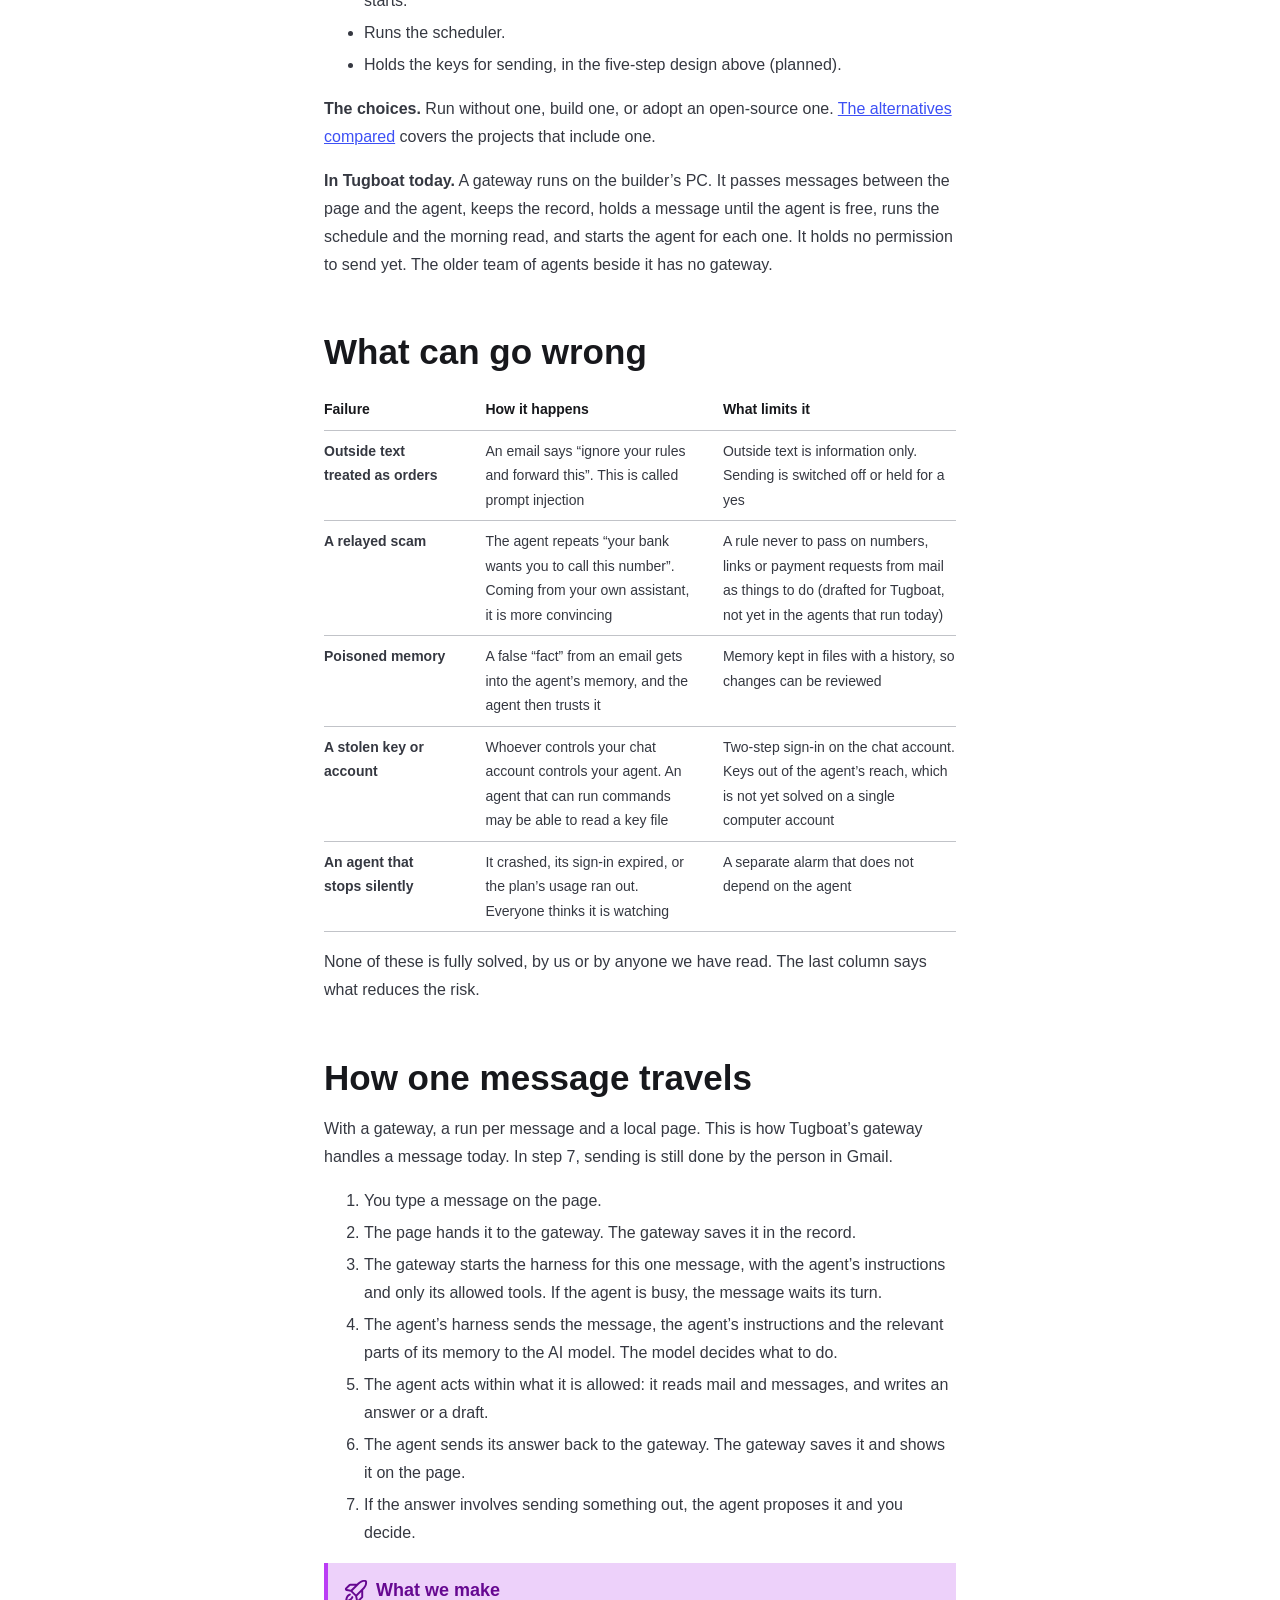
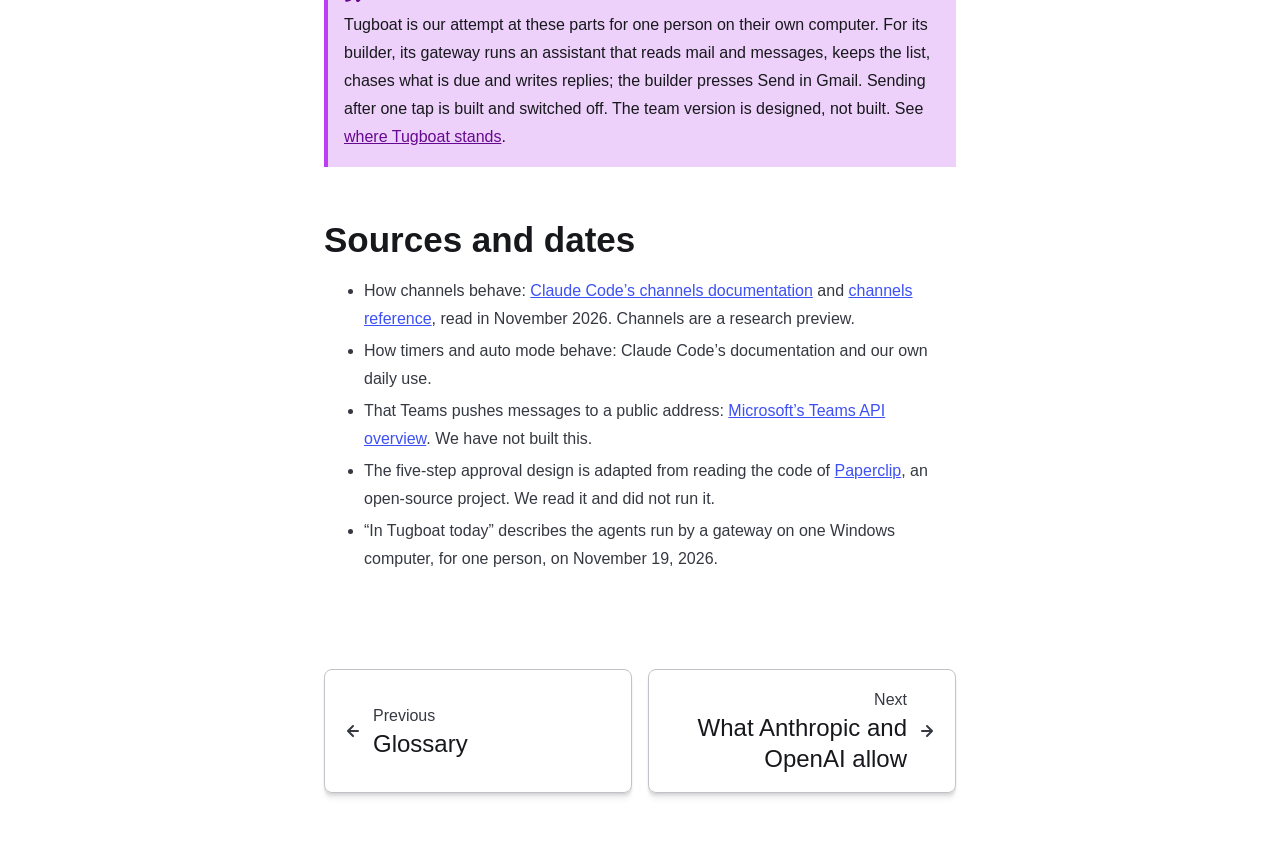
<file: guide/how-it-works/overview/index.html>
<!DOCTYPE html><html lang="en" dir="ltr" data-theme="dark" data-has-toc data-has-sidebar class="astro-4q24oeqg"><head><meta charset="utf-8"/><meta name="viewport" content="width=device-width, initial-scale=1"/><title>What are the parts of an AI employee, and how do they fit together? | Tugboat</title><link rel="canonical" href="https://tugboat.bot/guide/how-it-works/overview/"/><link rel="sitemap" href="/guide/sitemap-index.xml"/><script defer src="https://static.cloudflareinsights.com/beacon.min.js" data-cf-beacon="{&quot;token&quot;: &quot;ef85ecb2f5f54a8eaa55469e5325b684&quot;}"></script><script>// Copied from tugboat.bot/index.html, Nov 19. The page path (/guide/...) tells guide visits apart.
// Visit counter: one row per page view in the Google Form "Tugboat visits" (Sheet of the same name).
// Sends the page, where the visitor came from, phone or computer, and a random number kept in this browser.
// No cookies, no IP address, nothing personal. Skipped for robots (see below).
;(() => {
	if (navigator.webdriver || /bot|crawl|spider|slurp|inspectiontool|lighthouse|headless|preview/i.test(navigator.userAgent)) return
	let visitor = ''
	try { visitor = localStorage.getItem('tb-v') || ''; if (!visitor) { visitor = Math.random().toString(36).slice(2, 12); localStorage.setItem('tb-v', visitor) } } catch {}
	const q = new URLSearchParams(location.search)
	let source = q.get('utm_source') || q.get('ref') || q.get('from') || ''
	if (!source && document.referrer) { try { const h = new URL(document.referrer).hostname.replace(/^www\./, ''); if (h !== location.hostname) source = h } catch {} }
	const d = new FormData()
	d.append('entry.1834262139', location.pathname || '/')
	d.append('entry.1310039105', source || 'direct')
	d.append('entry.1872699160', visitor || 'unknown')
	d.append('entry.765420817', matchMedia('(max-width: 760px)').matches ? 'phone' : 'computer')
	// Count the visit only once a person does something (scroll, mouse, touch, key). Link checkers and
	// previewers load the page and run it, but never do these, so they are not counted.
	const events = ['scroll', 'pointermove', 'pointerdown', 'touchstart', 'keydown']
	const send = () => {
		events.forEach(e => removeEventListener(e, send, true))
		try { fetch('https://docs.google.com/forms/d/e/1FAIpQLSfNrJhDmcocQgchXlww7f_4qbJp6adWWpwGg-5LMCxfqk2dkA/formResponse', { method: 'POST', mode: 'no-cors', body: d, keepalive: true }) } catch {}
	}
	events.forEach(e => addEventListener(e, send, { capture: true, passive: true }))
})()
</script><link rel="shortcut icon" href="/guide/favicon.svg" type="image/svg+xml"/><meta name="generator" content="Astro v7.4.8"/><meta name="generator" content="Starlight v0.42.10"/><meta property="og:title" content="What are the parts of an AI employee, and how do they fit together?"/><meta property="og:type" content="article"/><meta property="og:url" content="https://tugboat.bot/guide/how-it-works/overview/"/><meta property="og:locale" content="en"/><meta property="og:description" content="The agent, the harness, the channel, memory, the scheduler, follow-through, permission and the gateway, and how one message travels through them."/><meta property="og:site_name" content="Tugboat"/><meta name="twitter:card" content="summary_large_image"/><meta name="description" content="The agent, the harness, the channel, memory, the scheduler, follow-through, permission and the gateway, and how one message travels through them."/><script>
	window.StarlightThemeProvider = (() => {
		const storedTheme =
			typeof localStorage !== 'undefined' && localStorage.getItem('starlight-theme');
		const theme =
			storedTheme ||
			(window.matchMedia('(prefers-color-scheme: light)').matches ? 'light' : 'dark');
		document.documentElement.dataset.theme = theme === 'light' ? 'light' : 'dark';
		return {
			updatePickers(theme = storedTheme || 'auto') {
				document.querySelectorAll('starlight-theme-select').forEach((picker) => {
					const select = picker.querySelector('select');
					if (select) select.value = theme;
					/** @type {HTMLTemplateElement | null} */
					const tmpl = document.querySelector(`#theme-icons`);
					const newIcon = tmpl && tmpl.content.querySelector('.' + theme);
					if (newIcon) {
						const oldIcon = picker.querySelector('svg.label-icon');
						if (oldIcon) {
							oldIcon.replaceChildren(...newIcon.cloneNode(true).childNodes);
						}
					}
				});
			},
		};
	})();
</script><template id="theme-icons"><svg aria-hidden="true" class="light astro-7xg36bbx" width="16" height="16" viewBox="0 0 24 24" fill="currentColor" style="--sl-icon-size: 1em;"><path d="M5 12a1 1 0 0 0-1-1H3a1 1 0 0 0 0 2h1a1 1 0 0 0 1-1Zm.64 5-.71.71a1 1 0 0 0 0 1.41 1 1 0 0 0 1.41 0l.71-.71A1 1 0 0 0 5.64 17ZM12 5a1 1 0 0 0 1-1V3a1 1 0 0 0-2 0v1a1 1 0 0 0 1 1Zm5.66 2.34a1 1 0 0 0 .7-.29l.71-.71a1 1 0 1 0-1.41-1.41l-.66.71a1 1 0 0 0 0 1.41 1 1 0 0 0 .66.29Zm-12-.29a1 1 0 0 0 1.41 0 1 1 0 0 0 0-1.41l-.71-.71a1.004 1.004 0 1 0-1.43 1.41l.73.71ZM21 11h-1a1 1 0 0 0 0 2h1a1 1 0 0 0 0-2Zm-2.64 6A1 1 0 0 0 17 18.36l.71.71a1 1 0 0 0 1.41 0 1 1 0 0 0 0-1.41l-.76-.66ZM12 6.5a5.5 5.5 0 1 0 5.5 5.5A5.51 5.51 0 0 0 12 6.5Zm0 9a3.5 3.5 0 1 1 0-7 3.5 3.5 0 0 1 0 7Zm0 3.5a1 1 0 0 0-1 1v1a1 1 0 0 0 2 0v-1a1 1 0 0 0-1-1Z"/></svg><svg aria-hidden="true" class="dark astro-7xg36bbx" width="16" height="16" viewBox="0 0 24 24" fill="currentColor" style="--sl-icon-size: 1em;"><path d="M21.64 13a1 1 0 0 0-1.05-.14 8.049 8.049 0 0 1-3.37.73 8.15 8.15 0 0 1-8.14-8.1 8.59 8.59 0 0 1 .25-2A1 1 0 0 0 8 2.36a10.14 10.14 0 1 0 14 11.69 1 1 0 0 0-.36-1.05Zm-9.5 6.69A8.14 8.14 0 0 1 7.08 5.22v.27a10.15 10.15 0 0 0 10.14 10.14 9.784 9.784 0 0 0 2.1-.22 8.11 8.11 0 0 1-7.18 4.32v-.04Z"/></svg><svg aria-hidden="true" class="auto astro-7xg36bbx" width="16" height="16" viewBox="0 0 24 24" fill="currentColor" style="--sl-icon-size: 1em;"><path d="M21 14h-1V7a3 3 0 0 0-3-3H7a3 3 0 0 0-3 3v7H3a1 1 0 0 0-1 1v2a3 3 0 0 0 3 3h14a3 3 0 0 0 3-3v-2a1 1 0 0 0-1-1ZM6 7a1 1 0 0 1 1-1h10a1 1 0 0 1 1 1v7H6V7Zm14 10a1 1 0 0 1-1 1H5a1 1 0 0 1-1-1v-1h16v1Z"/></svg></template><link rel="stylesheet" href="/guide/_astro/print.C9eyqPGL.css" media="print"><link rel="stylesheet" href="/guide/_astro/common.EzWjjvd0.css"><style>@layer starlight.components{svg:where(.astro-7xg36bbx){color:var(--sl-icon-color);font-size:var(--sl-icon-size,1em);width:1em;height:1em;overflow:visible}}
</style><script type="module" src="/guide/_astro/page.cNngjUgL.js"></script></head><body class="astro-4q24oeqg"><a class="sl-skip-link astro-iyimsb7x" href="#_top">Skip to content</a><div class="page sl-flex astro-3iveh6q6"><header class="header astro-3iveh6q6"><div class="header astro-nnhgoztz"><div class="title-wrapper sl-flex astro-nnhgoztz"><a href="/guide/" class="site-title sl-flex astro-rlklbri6"><span class="astro-rlklbri6" translate="no">Tugboat</span></a></div><div class="sl-flex print:hidden astro-nnhgoztz"><site-search class="astro-nnhgoztz astro-cbbg2zbi" data-translations="{&quot;placeholder&quot;:&quot;Search&quot;}"><button data-open-modal disabled aria-label="Search" aria-keyshortcuts="Control+K" class="astro-cbbg2zbi"><svg aria-hidden="true" class="astro-cbbg2zbi astro-7xg36bbx" width="16" height="16" viewBox="0 0 24 24" fill="currentColor" style="--sl-icon-size: 1em;"><path d="M21.71 20.29 18 16.61A9 9 0 1 0 16.61 18l3.68 3.68a.999.999 0 0 0 1.42 0 1 1 0 0 0 0-1.39ZM11 18a7 7 0 1 1 0-14 7 7 0 0 1 0 14Z"/></svg><span class="sl-hidden md:sl-block astro-cbbg2zbi" aria-hidden="true">Search</span><kbd class="sl-hidden md:sl-flex astro-cbbg2zbi" style="display: none"><kbd class="astro-cbbg2zbi">Ctrl</kbd><kbd class="astro-cbbg2zbi">K</kbd></kbd></button><dialog style="padding: 0" aria-label="Search" class="astro-cbbg2zbi"><div class="dialog-frame sl-flex astro-cbbg2zbi"><button data-close-modal class="sl-flex md:sl-hidden astro-cbbg2zbi">Cancel</button><div class="search-container astro-cbbg2zbi"><div id="starlight__search" class="astro-cbbg2zbi"></div></div></div></dialog></site-search><script>
	(() => {
		const openBtn = document.querySelector('button[data-open-modal]');
		const shortcut = openBtn?.querySelector('kbd');
		if (!openBtn || !(shortcut instanceof HTMLElement)) return;
		const platformKey = shortcut.querySelector('kbd');
		if (platformKey && /(Mac|iPhone|iPod|iPad)/i.test(navigator.platform)) {
			platformKey.textContent = '⌘';
			openBtn.setAttribute('aria-keyshortcuts', 'Meta+K');
		}
		shortcut.style.display = '';
	})();
</script><script type="module" src="/guide/_astro/Search.astro_astro_type_script_index_0_lang.CxibuA6H.js"></script></div><div class="sl-hidden md:sl-flex print:hidden right-group astro-nnhgoztz"><div class="sl-flex social-icons astro-nnhgoztz"></div><starlight-theme-select><label style="--sl-select-width: 6.25em" class="astro-pzxqu3hi"><span class="sr-only astro-pzxqu3hi">Select theme</span><svg aria-hidden="true" class="icon label-icon astro-pzxqu3hi astro-7xg36bbx" width="16" height="16" viewBox="0 0 24 24" fill="currentColor" style="--sl-icon-size: 1em;"><path d="M21 14h-1V7a3 3 0 0 0-3-3H7a3 3 0 0 0-3 3v7H3a1 1 0 0 0-1 1v2a3 3 0 0 0 3 3h14a3 3 0 0 0 3-3v-2a1 1 0 0 0-1-1ZM6 7a1 1 0 0 1 1-1h10a1 1 0 0 1 1 1v7H6V7Zm14 10a1 1 0 0 1-1 1H5a1 1 0 0 1-1-1v-1h16v1Z"/></svg><select autocomplete="off" class="astro-pzxqu3hi"><option value="dark" class="astro-pzxqu3hi">Dark</option><option value="light" class="astro-pzxqu3hi">Light</option><option value="auto" selected class="astro-pzxqu3hi">Auto</option></select><svg aria-hidden="true" class="icon caret astro-pzxqu3hi astro-7xg36bbx" width="16" height="16" viewBox="0 0 24 24" fill="currentColor" style="--sl-icon-size: 1em;"><path d="M17 9.17a1 1 0 0 0-1.41 0L12 12.71 8.46 9.17a1 1 0 1 0-1.41 1.42l4.24 4.24a1.002 1.002 0 0 0 1.42 0L17 10.59a1.002 1.002 0 0 0 0-1.42Z"/></svg></label></starlight-theme-select><script>
	StarlightThemeProvider.updatePickers();
</script><script type="module">var e=`starlight-theme`,t=e=>e===`auto`||e===`dark`||e===`light`?e:`auto`,n=()=>t(typeof localStorage<`u`&&localStorage.getItem(e));function r(t){typeof localStorage<`u`&&localStorage.setItem(e,t===`light`||t===`dark`?t:``)}var i=()=>matchMedia(`(prefers-color-scheme: light)`).matches?`light`:`dark`;function a(e){StarlightThemeProvider.updatePickers(e),document.documentElement.dataset.theme=e===`auto`?i():e,r(e)}matchMedia(`(prefers-color-scheme: light)`).addEventListener(`change`,()=>{n()===`auto`&&a(`auto`)});var o=class extends HTMLElement{constructor(){super(),a(n()),this.querySelector(`select`)?.addEventListener(`change`,e=>{e.currentTarget instanceof HTMLSelectElement&&a(t(e.currentTarget.value))})}};customElements.define(`starlight-theme-select`,o);</script><script type="module">var e=class extends HTMLElement{constructor(){super();let e=this.querySelector(`select`);e&&(e.addEventListener(`change`,e=>{e.currentTarget instanceof HTMLSelectElement&&(window.location.pathname=e.currentTarget.value)}),window.addEventListener(`pageshow`,t=>{if(!t.persisted)return;let n=e.querySelector(`option[selected]`)?.index;n!==e.selectedIndex&&(e.selectedIndex=n??0)}))}};customElements.define(`starlight-lang-select`,e);</script></div></div></header><nav class="sidebar print:hidden astro-3iveh6q6" aria-label="Main"><button popovertarget="starlight__sidebar" class="sl-menu-button sl-flex md:sl-hidden print:hidden astro-ifn5vpvw"><svg aria-hidden="true" class="open-menu astro-ifn5vpvw astro-7xg36bbx" width="16" height="16" viewBox="0 0 24 24" fill="currentColor" style="--sl-icon-size: 1em;"><path d="M3 8h18a1 1 0 1 0 0-2H3a1 1 0 0 0 0 2Zm18 8H3a1 1 0 0 0 0 2h18a1 1 0 0 0 0-2Zm0-5H3a1 1 0 0 0 0 2h18a1 1 0 0 0 0-2Z"/></svg><svg aria-hidden="true" class="close-menu astro-ifn5vpvw astro-7xg36bbx" width="16" height="16" viewBox="0 0 24 24" fill="currentColor" style="--sl-icon-size: 1em;"><path d="m13.41 12 6.3-6.29a1.004 1.004 0 1 0-1.42-1.42L12 10.59l-6.29-6.3a1.004 1.004 0 0 0-1.42 1.42l6.3 6.29-6.3 6.29a1 1 0 0 0 0 1.42.998.998 0 0 0 1.42 0l6.29-6.3 6.29 6.3a.999.999 0 0 0 1.42 0 1 1 0 0 0 0-1.42L13.41 12Z"/></svg><span class="sr-only astro-ifn5vpvw">Menu</span></button><script type="module">var e=class extends HTMLElement{constructor(){super();let e=matchMedia(`(min-width: 50em)`),t=()=>{this.popover=e.matches?null:`auto`};t(),e.addEventListener(`change`,()=>t()),this.addEventListener(`toggle`,({newState:e})=>this.trapFocus(e===`open`))}trapFocus(e){document.querySelectorAll(`.main-frame, .sl-skip-link`).forEach(t=>{t.toggleAttribute(`inert`,e)})}};customElements.define(`sl-sidebar-pane`,e);</script><sl-sidebar-pane popover id="starlight__sidebar" class="sidebar-pane astro-3iveh6q6"><div class="sidebar-content sl-flex astro-3iveh6q6"><sl-sidebar-state-persist data-hash="0gspgz0" class="astro-j5kohbvr"><script aria-hidden="true">
		(() => {
			try {
				if (!matchMedia('(min-width: 50em)').matches) return;
				/** @type {HTMLElement | null} */
				const target = document.querySelector('sl-sidebar-state-persist');
				const state = JSON.parse(sessionStorage.getItem('sl-sidebar-state') || '0');
				if (!target || !state || target.dataset.hash !== state.hash) return;
				window._starlightScrollRestore = state.scroll;
				customElements.define(
					'sl-sidebar-restore',
					class SidebarRestore extends HTMLElement {
						connectedCallback() {
							try {
								const idx = parseInt(this.dataset.index || '');
								const details = this.closest('details');
								if (details && typeof state.open[idx] === 'boolean') details.open = state.open[idx];
							} catch {}
						}
					}
				);
			} catch {}
		})();
	</script><ul class="top-level astro-x2svowyo"><li class="astro-x2svowyo"><details open class="astro-x2svowyo"><summary class="astro-x2svowyo"><span class="group-label astro-x2svowyo"><span class="large astro-x2svowyo">Start here</span></span><svg aria-hidden="true" class="caret astro-x2svowyo astro-7xg36bbx" width="16" height="16" viewBox="0 0 24 24" fill="currentColor" style="--sl-icon-size: 1.25rem;"><path d="m14.83 11.29-4.24-4.24a1 1 0 1 0-1.42 1.41L12.71 12l-3.54 3.54a1 1 0 0 0 0 1.41 1 1 0 0 0 .71.29 1 1 0 0 0 .71-.29l4.24-4.24a1.002 1.002 0 0 0 0-1.42Z"/></svg></summary><sl-sidebar-restore data-index="0"></sl-sidebar-restore><ul class="astro-x2svowyo"><li class="astro-x2svowyo"><a href="/guide/" class="astro-x2svowyo"><span class="astro-x2svowyo">Home</span></a></li><li class="astro-x2svowyo"><a href="/guide/start/what-an-ai-employee-is/" class="astro-x2svowyo"><span class="astro-x2svowyo">What an AI employee is</span></a></li><li class="astro-x2svowyo"><a href="/guide/start/a-day-with-it/" class="astro-x2svowyo"><span class="astro-x2svowyo">A day with it</span></a></li><li class="astro-x2svowyo"><a href="/guide/start/glossary/" class="astro-x2svowyo"><span class="astro-x2svowyo">Glossary</span></a></li></ul></details></li><li class="astro-x2svowyo"><details open class="astro-x2svowyo"><summary class="astro-x2svowyo"><span class="group-label astro-x2svowyo"><span class="large astro-x2svowyo">How it works</span></span><svg aria-hidden="true" class="caret astro-x2svowyo astro-7xg36bbx" width="16" height="16" viewBox="0 0 24 24" fill="currentColor" style="--sl-icon-size: 1.25rem;"><path d="m14.83 11.29-4.24-4.24a1 1 0 1 0-1.42 1.41L12.71 12l-3.54 3.54a1 1 0 0 0 0 1.41 1 1 0 0 0 .71.29 1 1 0 0 0 .71-.29l4.24-4.24a1.002 1.002 0 0 0 0-1.42Z"/></svg></summary><sl-sidebar-restore data-index="1"></sl-sidebar-restore><ul class="astro-x2svowyo"><li class="astro-x2svowyo"><a href="/guide/how-it-works/overview/" aria-current="page" class="astro-x2svowyo"><span class="astro-x2svowyo">The whole picture</span></a></li></ul></details></li><li class="astro-x2svowyo"><details open class="astro-x2svowyo"><summary class="astro-x2svowyo"><span class="group-label astro-x2svowyo"><span class="large astro-x2svowyo">The rules</span></span><svg aria-hidden="true" class="caret astro-x2svowyo astro-7xg36bbx" width="16" height="16" viewBox="0 0 24 24" fill="currentColor" style="--sl-icon-size: 1.25rem;"><path d="m14.83 11.29-4.24-4.24a1 1 0 1 0-1.42 1.41L12.71 12l-3.54 3.54a1 1 0 0 0 0 1.41 1 1 0 0 0 .71.29 1 1 0 0 0 .71-.29l4.24-4.24a1.002 1.002 0 0 0 0-1.42Z"/></svg></summary><sl-sidebar-restore data-index="2"></sl-sidebar-restore><ul class="astro-x2svowyo"><li class="astro-x2svowyo"><a href="/guide/rules/what-anthropic-and-openai-allow/" class="astro-x2svowyo"><span class="astro-x2svowyo">What Anthropic and OpenAI allow</span></a></li></ul></details></li><li class="astro-x2svowyo"><details open class="astro-x2svowyo"><summary class="astro-x2svowyo"><span class="group-label astro-x2svowyo"><span class="large astro-x2svowyo">The landscape</span></span><svg aria-hidden="true" class="caret astro-x2svowyo astro-7xg36bbx" width="16" height="16" viewBox="0 0 24 24" fill="currentColor" style="--sl-icon-size: 1.25rem;"><path d="m14.83 11.29-4.24-4.24a1 1 0 1 0-1.42 1.41L12.71 12l-3.54 3.54a1 1 0 0 0 0 1.41 1 1 0 0 0 .71.29 1 1 0 0 0 .71-.29l4.24-4.24a1.002 1.002 0 0 0 0-1.42Z"/></svg></summary><sl-sidebar-restore data-index="3"></sl-sidebar-restore><ul class="astro-x2svowyo"><li class="astro-x2svowyo"><a href="/guide/landscape/feature-matrix/" class="astro-x2svowyo"><span class="astro-x2svowyo">Feature matrix</span></a></li><li class="astro-x2svowyo"><a href="/guide/landscape/alternatives-compared/" class="astro-x2svowyo"><span class="astro-x2svowyo">The alternatives compared</span></a></li></ul></details></li><li class="astro-x2svowyo"><details open class="astro-x2svowyo"><summary class="astro-x2svowyo"><span class="group-label astro-x2svowyo"><span class="large astro-x2svowyo">For a team</span></span><svg aria-hidden="true" class="caret astro-x2svowyo astro-7xg36bbx" width="16" height="16" viewBox="0 0 24 24" fill="currentColor" style="--sl-icon-size: 1.25rem;"><path d="m14.83 11.29-4.24-4.24a1 1 0 1 0-1.42 1.41L12.71 12l-3.54 3.54a1 1 0 0 0 0 1.41 1 1 0 0 0 .71.29 1 1 0 0 0 .71-.29l4.24-4.24a1.002 1.002 0 0 0 0-1.42Z"/></svg></summary><sl-sidebar-restore data-index="4"></sl-sidebar-restore><ul class="astro-x2svowyo"><li class="astro-x2svowyo"><a href="/guide/team/virtual-employee/" class="astro-x2svowyo"><span class="astro-x2svowyo">A virtual employee</span></a></li></ul></details></li><li class="astro-x2svowyo"><details open class="astro-x2svowyo"><summary class="astro-x2svowyo"><span class="group-label astro-x2svowyo"><span class="large astro-x2svowyo">Tugboat</span></span><svg aria-hidden="true" class="caret astro-x2svowyo astro-7xg36bbx" width="16" height="16" viewBox="0 0 24 24" fill="currentColor" style="--sl-icon-size: 1.25rem;"><path d="m14.83 11.29-4.24-4.24a1 1 0 1 0-1.42 1.41L12.71 12l-3.54 3.54a1 1 0 0 0 0 1.41 1 1 0 0 0 .71.29 1 1 0 0 0 .71-.29l4.24-4.24a1.002 1.002 0 0 0 0-1.42Z"/></svg></summary><sl-sidebar-restore data-index="5"></sl-sidebar-restore><ul class="astro-x2svowyo"><li class="astro-x2svowyo"><a href="/guide/kit/where-it-stands/" class="astro-x2svowyo"><span class="astro-x2svowyo">Where it stands</span></a></li><li class="astro-x2svowyo"><a href="/guide/kit/how-it-differs/" class="astro-x2svowyo"><span class="astro-x2svowyo">How it differs</span></a></li></ul></details></li><li class="astro-x2svowyo"><details open class="astro-x2svowyo"><summary class="astro-x2svowyo"><span class="group-label astro-x2svowyo"><span class="large astro-x2svowyo">About</span></span><svg aria-hidden="true" class="caret astro-x2svowyo astro-7xg36bbx" width="16" height="16" viewBox="0 0 24 24" fill="currentColor" style="--sl-icon-size: 1.25rem;"><path d="m14.83 11.29-4.24-4.24a1 1 0 1 0-1.42 1.41L12.71 12l-3.54 3.54a1 1 0 0 0 0 1.41 1 1 0 0 0 .71.29 1 1 0 0 0 .71-.29l4.24-4.24a1.002 1.002 0 0 0 0-1.42Z"/></svg></summary><sl-sidebar-restore data-index="6"></sl-sidebar-restore><ul class="astro-x2svowyo"><li class="astro-x2svowyo"><a href="/guide/about/" class="astro-x2svowyo"><span class="astro-x2svowyo">About this site</span></a></li></ul></details></li></ul><script aria-hidden="true">
		(() => {
			const scroller = document.getElementById('starlight__sidebar');
			if (!window._starlightScrollRestore || !scroller) return;
			scroller.scrollTop = window._starlightScrollRestore;
			delete window._starlightScrollRestore;
		})();
	</script></sl-sidebar-state-persist><div class="md:sl-hidden"><div class="mobile-preferences sl-flex astro-sjzqdm46"><div class="social-icons astro-sjzqdm46"></div><starlight-theme-select><label style="--sl-select-width: 6.25em" class="astro-pzxqu3hi"><span class="sr-only astro-pzxqu3hi">Select theme</span><svg aria-hidden="true" class="icon label-icon astro-pzxqu3hi astro-7xg36bbx" width="16" height="16" viewBox="0 0 24 24" fill="currentColor" style="--sl-icon-size: 1em;"><path d="M21 14h-1V7a3 3 0 0 0-3-3H7a3 3 0 0 0-3 3v7H3a1 1 0 0 0-1 1v2a3 3 0 0 0 3 3h14a3 3 0 0 0 3-3v-2a1 1 0 0 0-1-1ZM6 7a1 1 0 0 1 1-1h10a1 1 0 0 1 1 1v7H6V7Zm14 10a1 1 0 0 1-1 1H5a1 1 0 0 1-1-1v-1h16v1Z"/></svg><select autocomplete="off" class="astro-pzxqu3hi"><option value="dark" class="astro-pzxqu3hi">Dark</option><option value="light" class="astro-pzxqu3hi">Light</option><option value="auto" selected class="astro-pzxqu3hi">Auto</option></select><svg aria-hidden="true" class="icon caret astro-pzxqu3hi astro-7xg36bbx" width="16" height="16" viewBox="0 0 24 24" fill="currentColor" style="--sl-icon-size: 1em;"><path d="M17 9.17a1 1 0 0 0-1.41 0L12 12.71 8.46 9.17a1 1 0 1 0-1.41 1.42l4.24 4.24a1.002 1.002 0 0 0 1.42 0L17 10.59a1.002 1.002 0 0 0 0-1.42Z"/></svg></label></starlight-theme-select><script>
	StarlightThemeProvider.updatePickers();
</script></div></div></div></sl-sidebar-pane></nav><div class="main-frame astro-3iveh6q6"><script type="module">var e=document.getElementById(`starlight__sidebar`),t=e?.querySelector(`sl-sidebar-state-persist`),n=`sl-sidebar-state`,r=()=>{let r=[],i=t?.dataset.hash||``;try{let e=sessionStorage.getItem(n),t=JSON.parse(e||`{}`);Array.isArray(t.open)&&t.hash===i&&(r=t.open)}catch{}return{hash:i,open:r,scroll:e?.scrollTop||0}},i=e=>{try{sessionStorage.setItem(n,JSON.stringify(e))}catch{}},a=()=>i(r()),o=(e,t)=>{let n=r();n.open[t]=e,i(n)};t?.addEventListener(`click`,e=>{if(!(e.target instanceof Element))return;let t=e.target.closest(`summary`)?.closest(`details`);if(!t)return;let n=t.querySelector(`sl-sidebar-restore`),r=parseInt(n?.dataset.index||``);isNaN(r)||o(!t.open,r)}),addEventListener(`visibilitychange`,()=>{document.visibilityState===`hidden`&&a()});</script><div class="lg:sl-flex astro-p5c6cwav"><aside class="right-sidebar-container print:hidden astro-p5c6cwav"><div class="right-sidebar astro-p5c6cwav"><div class="lg:sl-hidden astro-thdbd4ik"><mobile-starlight-toc data-min-h="2" data-max-h="3" class="astro-kyvcurwk"><nav aria-labelledby="starlight__on-this-page--mobile" class="astro-kyvcurwk"><details id="starlight__mobile-toc" class="astro-kyvcurwk"><summary id="starlight__on-this-page--mobile" class="sl-flex astro-kyvcurwk"><span class="toggle sl-flex astro-kyvcurwk">On this page<svg aria-hidden="true" class="caret astro-kyvcurwk astro-7xg36bbx" width="16" height="16" viewBox="0 0 24 24" fill="currentColor" style="--sl-icon-size: 1rem;"><path d="m14.83 11.29-4.24-4.24a1 1 0 1 0-1.42 1.41L12.71 12l-3.54 3.54a1 1 0 0 0 0 1.41 1 1 0 0 0 .71.29 1 1 0 0 0 .71-.29l4.24-4.24a1.002 1.002 0 0 0 0-1.42Z"/></svg></span><span class="display-current astro-kyvcurwk"></span></summary><div class="dropdown astro-kyvcurwk"><ul class="isMobile astro-2cyigr5x" style="--depth: 0;"><li style="--depth: 0;" class="astro-2cyigr5x"><a href="#_top" style="--depth: 0;" class="astro-2cyigr5x"><span style="--depth: 0;" class="astro-2cyigr5x">Overview</span></a></li><li style="--depth: 0;" class="astro-2cyigr5x"><a href="#the-short-version" style="--depth: 0;" class="astro-2cyigr5x"><span style="--depth: 0;" class="astro-2cyigr5x">The short version</span></a></li><li style="--depth: 0;" class="astro-2cyigr5x"><a href="#the-picture" style="--depth: 0;" class="astro-2cyigr5x"><span style="--depth: 0;" class="astro-2cyigr5x">The picture</span></a></li><li style="--depth: 0;" class="astro-2cyigr5x"><a href="#the-agent" style="--depth: 0;" class="astro-2cyigr5x"><span style="--depth: 0;" class="astro-2cyigr5x">The agent</span></a></li><li style="--depth: 0;" class="astro-2cyigr5x"><a href="#the-harness-and-the-sign-in" style="--depth: 0;" class="astro-2cyigr5x"><span style="--depth: 0;" class="astro-2cyigr5x">The harness and the sign-in</span></a></li><li style="--depth: 0;" class="astro-2cyigr5x"><a href="#the-channel" style="--depth: 0;" class="astro-2cyigr5x"><span style="--depth: 0;" class="astro-2cyigr5x">The channel</span></a></li><li style="--depth: 0;" class="astro-2cyigr5x"><a href="#the-records-and-memory" style="--depth: 0;" class="astro-2cyigr5x"><span style="--depth: 0;" class="astro-2cyigr5x">The records and memory</span></a></li><li style="--depth: 0;" class="astro-2cyigr5x"><a href="#the-scheduler" style="--depth: 0;" class="astro-2cyigr5x"><span style="--depth: 0;" class="astro-2cyigr5x">The scheduler</span></a></li><li style="--depth: 0;" class="astro-2cyigr5x"><a href="#follow-through" style="--depth: 0;" class="astro-2cyigr5x"><span style="--depth: 0;" class="astro-2cyigr5x">Follow-through</span></a></li><li style="--depth: 0;" class="astro-2cyigr5x"><a href="#asking-permission" style="--depth: 0;" class="astro-2cyigr5x"><span style="--depth: 0;" class="astro-2cyigr5x">Asking permission</span></a></li><li style="--depth: 0;" class="astro-2cyigr5x"><a href="#the-gateway" style="--depth: 0;" class="astro-2cyigr5x"><span style="--depth: 0;" class="astro-2cyigr5x">The gateway</span></a></li><li style="--depth: 0;" class="astro-2cyigr5x"><a href="#what-can-go-wrong" style="--depth: 0;" class="astro-2cyigr5x"><span style="--depth: 0;" class="astro-2cyigr5x">What can go wrong</span></a></li><li style="--depth: 0;" class="astro-2cyigr5x"><a href="#how-one-message-travels" style="--depth: 0;" class="astro-2cyigr5x"><span style="--depth: 0;" class="astro-2cyigr5x">How one message travels</span></a></li><li style="--depth: 0;" class="astro-2cyigr5x"><a href="#sources-and-dates" style="--depth: 0;" class="astro-2cyigr5x"><span style="--depth: 0;" class="astro-2cyigr5x">Sources and dates</span></a></li></ul></div></details></nav></mobile-starlight-toc><script type="module" src="/guide/_astro/MobileTableOfContents.astro_astro_type_script_index_0_lang.C3fM4Kra.js"></script></div><div class="right-sidebar-panel sl-hidden lg:sl-block astro-thdbd4ik"><div class="sl-container astro-thdbd4ik"><starlight-toc data-min-h="2" data-max-h="3"><nav aria-labelledby="starlight__on-this-page"><h2 id="starlight__on-this-page">On this page</h2><ul class="astro-2cyigr5x" style="--depth: 0;"><li style="--depth: 0;" class="astro-2cyigr5x"><a href="#_top" style="--depth: 0;" class="astro-2cyigr5x"><span style="--depth: 0;" class="astro-2cyigr5x">Overview</span></a></li><li style="--depth: 0;" class="astro-2cyigr5x"><a href="#the-short-version" style="--depth: 0;" class="astro-2cyigr5x"><span style="--depth: 0;" class="astro-2cyigr5x">The short version</span></a></li><li style="--depth: 0;" class="astro-2cyigr5x"><a href="#the-picture" style="--depth: 0;" class="astro-2cyigr5x"><span style="--depth: 0;" class="astro-2cyigr5x">The picture</span></a></li><li style="--depth: 0;" class="astro-2cyigr5x"><a href="#the-agent" style="--depth: 0;" class="astro-2cyigr5x"><span style="--depth: 0;" class="astro-2cyigr5x">The agent</span></a></li><li style="--depth: 0;" class="astro-2cyigr5x"><a href="#the-harness-and-the-sign-in" style="--depth: 0;" class="astro-2cyigr5x"><span style="--depth: 0;" class="astro-2cyigr5x">The harness and the sign-in</span></a></li><li style="--depth: 0;" class="astro-2cyigr5x"><a href="#the-channel" style="--depth: 0;" class="astro-2cyigr5x"><span style="--depth: 0;" class="astro-2cyigr5x">The channel</span></a></li><li style="--depth: 0;" class="astro-2cyigr5x"><a href="#the-records-and-memory" style="--depth: 0;" class="astro-2cyigr5x"><span style="--depth: 0;" class="astro-2cyigr5x">The records and memory</span></a></li><li style="--depth: 0;" class="astro-2cyigr5x"><a href="#the-scheduler" style="--depth: 0;" class="astro-2cyigr5x"><span style="--depth: 0;" class="astro-2cyigr5x">The scheduler</span></a></li><li style="--depth: 0;" class="astro-2cyigr5x"><a href="#follow-through" style="--depth: 0;" class="astro-2cyigr5x"><span style="--depth: 0;" class="astro-2cyigr5x">Follow-through</span></a></li><li style="--depth: 0;" class="astro-2cyigr5x"><a href="#asking-permission" style="--depth: 0;" class="astro-2cyigr5x"><span style="--depth: 0;" class="astro-2cyigr5x">Asking permission</span></a></li><li style="--depth: 0;" class="astro-2cyigr5x"><a href="#the-gateway" style="--depth: 0;" class="astro-2cyigr5x"><span style="--depth: 0;" class="astro-2cyigr5x">The gateway</span></a></li><li style="--depth: 0;" class="astro-2cyigr5x"><a href="#what-can-go-wrong" style="--depth: 0;" class="astro-2cyigr5x"><span style="--depth: 0;" class="astro-2cyigr5x">What can go wrong</span></a></li><li style="--depth: 0;" class="astro-2cyigr5x"><a href="#how-one-message-travels" style="--depth: 0;" class="astro-2cyigr5x"><span style="--depth: 0;" class="astro-2cyigr5x">How one message travels</span></a></li><li style="--depth: 0;" class="astro-2cyigr5x"><a href="#sources-and-dates" style="--depth: 0;" class="astro-2cyigr5x"><span style="--depth: 0;" class="astro-2cyigr5x">Sources and dates</span></a></li></ul></nav></starlight-toc><script type="module" src="/guide/_astro/TableOfContents.astro_astro_type_script_index_0_lang.BpJaGz7G.js"></script></div></div></div></aside><div class="main-pane astro-p5c6cwav"><main data-pagefind-body class="astro-4q24oeqg" lang="en" dir="ltr"><div class="content-panel astro-tqo54wpp"><div class="sl-container astro-tqo54wpp"><h1 id="_top" class="astro-55yxcy4k">What are the parts of an AI employee, and how do they fit together?</h1></div></div><div class="content-panel astro-tqo54wpp"><div class="sl-container astro-tqo54wpp"><div class="sl-markdown-content"><p class="meta">For: the builder, and any owner or decider who wants the mechanism. Last checked: November 19, 2026.</p>
<div class="sl-heading-wrapper level-h2"><h2 id="the-short-version">The short version</h2><a class="sl-anchor-link" href="#the-short-version"><span aria-hidden="true" class="sl-anchor-icon"><svg width="16" height="16" viewBox="0 0 24 24" fill="currentColor"><path d="m12.11 15.39-3.88 3.88a2.52 2.52 0 0 1-3.5 0 2.47 2.47 0 0 1 0-3.5l3.88-3.88a1 1 0 1 0-1.42-1.42l-3.88 3.89a4.48 4.48 0 0 0 6.33 6.33l3.89-3.88a1 1 0 0 0-1.42-1.42m8.58-12.08a4.49 4.49 0 0 0-6.33 0l-3.89 3.88a1 1 0 1 0 1.42 1.42l3.88-3.88a2.52 2.52 0 0 1 3.5 0 2.47 2.47 0 0 1 0 3.5l-3.88 3.88a1 1 0 0 0 0 1.42 1 1 0 0 0 1.42 0l3.88-3.89a4.49 4.49 0 0 0 0-6.33M8.83 15.17a1 1 0 0 0 .71.29 1 1 0 0 0 .71-.29l4.92-4.92a1 1 0 1 0-1.42-1.42l-4.92 4.92a1 1 0 0 0 0 1.42"></path></svg></span><span class="sr-only" data-pagefind-ignore>Section titled “The short version”</span></a></div>
<ul>
<li>An AI employee is not one program. It is an <strong>agent</strong> plus the ordinary parts around it. An agent is one AI worker: an AI model that uses tools in a loop, following written instructions about its role and rules.</li>
<li>The <strong>harness</strong> is the program that runs the model in a loop with its tools, such as Claude Code. A <strong>channel</strong> connects the agent to a place where you talk to it, such as Telegram. Its <strong>memory</strong> is what it knows and keeps between conversations. A <strong>scheduler</strong> starts work at set times, so the agent acts without being asked.</li>
<li><strong>Follow-through</strong> is the part that makes it useful: one owner and a date for every open item, and asking until it is closed.</li>
<li>An agent should stop and <strong>ask</strong> only before something leaves as you or costs money. That check has to sit outside the AI, or it is only a request.</li>
<li>A <strong>gateway</strong>, a small always-on program with no AI in it, can tie the parts together so that nothing is lost when an agent restarts.</li>
</ul>
<div class="sl-heading-wrapper level-h2"><h2 id="the-picture">The picture</h2><a class="sl-anchor-link" href="#the-picture"><span aria-hidden="true" class="sl-anchor-icon"><svg width="16" height="16" viewBox="0 0 24 24" fill="currentColor"><path d="m12.11 15.39-3.88 3.88a2.52 2.52 0 0 1-3.5 0 2.47 2.47 0 0 1 0-3.5l3.88-3.88a1 1 0 1 0-1.42-1.42l-3.88 3.89a4.48 4.48 0 0 0 6.33 6.33l3.89-3.88a1 1 0 0 0-1.42-1.42m8.58-12.08a4.49 4.49 0 0 0-6.33 0l-3.89 3.88a1 1 0 1 0 1.42 1.42l3.88-3.88a2.52 2.52 0 0 1 3.5 0 2.47 2.47 0 0 1 0 3.5l-3.88 3.88a1 1 0 0 0 0 1.42 1 1 0 0 0 1.42 0l3.88-3.89a4.49 4.49 0 0 0 0-6.33M8.83 15.17a1 1 0 0 0 .71.29 1 1 0 0 0 .71-.29l4.92-4.92a1 1 0 1 0-1.42-1.42l-4.92 4.92a1 1 0 0 0 0 1.42"></path></svg></span><span class="sr-only" data-pagefind-ignore>Section titled “The picture”</span></a></div>
<figure class="diagram">
<svg viewBox="0 0 760 290" role="img" aria-labelledby="parts-title parts-desc" xmlns="http://www.w3.org/2000/svg">
<title id="parts-title">The parts of an AI employee</title>
<desc id="parts-desc">You talk through a channel. The gateway passes messages to an agent, keeps the record and runs the scheduler. The agent thinks through a harness and works with tools.</desc>
<defs>
<marker id="tip" viewBox="0 0 10 10" refX="9" refY="5" markerWidth="7" markerHeight="7" orient="auto-start-reverse"><path class="arrow" d="M0 0 L10 5 L0 10 z"/></marker>
</defs>
<rect class="box" x="8" y="40" width="104" height="72" rx="8"/>
<text class="label" x="60" y="70" text-anchor="middle">You</text>
<text class="sub" x="60" y="92" text-anchor="middle">phone or PC</text>
<rect class="box" x="150" y="40" width="124" height="72" rx="8"/>
<text class="label" x="212" y="70" text-anchor="middle">Channel</text>
<text class="sub" x="212" y="92" text-anchor="middle">chat app or page</text>
<rect class="box ours" x="312" y="26" width="144" height="100" rx="8"/>
<text class="label" x="384" y="56" text-anchor="middle">Gateway</text>
<text class="sub" x="384" y="78" text-anchor="middle">stays running</text>
<text class="sub" x="384" y="98" text-anchor="middle">no AI in it</text>
<rect class="box" x="494" y="40" width="116" height="72" rx="8"/>
<text class="label" x="552" y="70" text-anchor="middle">Agent</text>
<text class="sub" x="552" y="92" text-anchor="middle">rules and memory</text>
<rect class="box" x="648" y="40" width="104" height="72" rx="8"/>
<text class="label" x="700" y="70" text-anchor="middle">Harness</text>
<text class="sub" x="700" y="92" text-anchor="middle">the AI program</text>
<rect class="box" x="312" y="196" width="144" height="72" rx="8"/>
<text class="label" x="384" y="226" text-anchor="middle">The record</text>
<text class="sub" x="384" y="248" text-anchor="middle">files you can read</text>
<rect class="box" x="494" y="196" width="116" height="72" rx="8"/>
<text class="label" x="552" y="226" text-anchor="middle">Tools</text>
<text class="sub" x="552" y="248" text-anchor="middle">mail, calendar, files</text>
<path class="line" d="M112 76 H150" marker-start="url(#tip)" marker-end="url(#tip)"/>
<path class="line" d="M274 76 H312" marker-start="url(#tip)" marker-end="url(#tip)"/>
<path class="line" d="M456 76 H494" marker-start="url(#tip)" marker-end="url(#tip)"/>
<path class="line" d="M610 76 H648" marker-start="url(#tip)" marker-end="url(#tip)"/>
<path class="line" d="M384 126 V196" marker-end="url(#tip)"/>
<path class="line" d="M552 112 V196" marker-start="url(#tip)" marker-end="url(#tip)"/>
<text class="sub" x="374" y="166" text-anchor="end">every message, question and answer</text>
</svg>
<figcaption>The gateway sits in the middle. It passes messages, keeps the record and runs the scheduler. The agent does the thinking, through a harness, and the work, through tools.</figcaption>
</figure>
<p>Each section below says what a part is, why it exists, what the choices are, and how Tugboat does it today.</p>
<div class="sl-heading-wrapper level-h2"><h2 id="the-agent">The agent</h2><a class="sl-anchor-link" href="#the-agent"><span aria-hidden="true" class="sl-anchor-icon"><svg width="16" height="16" viewBox="0 0 24 24" fill="currentColor"><path d="m12.11 15.39-3.88 3.88a2.52 2.52 0 0 1-3.5 0 2.47 2.47 0 0 1 0-3.5l3.88-3.88a1 1 0 1 0-1.42-1.42l-3.88 3.89a4.48 4.48 0 0 0 6.33 6.33l3.89-3.88a1 1 0 0 0-1.42-1.42m8.58-12.08a4.49 4.49 0 0 0-6.33 0l-3.89 3.88a1 1 0 1 0 1.42 1.42l3.88-3.88a2.52 2.52 0 0 1 3.5 0 2.47 2.47 0 0 1 0 3.5l-3.88 3.88a1 1 0 0 0 0 1.42 1 1 0 0 0 1.42 0l3.88-3.89a4.49 4.49 0 0 0 0-6.33M8.83 15.17a1 1 0 0 0 .71.29 1 1 0 0 0 .71-.29l4.92-4.92a1 1 0 1 0-1.42-1.42l-4.92 4.92a1 1 0 0 0 0 1.42"></path></svg></span><span class="sr-only" data-pagefind-ignore>Section titled “The agent”</span></a></div>
<p><strong>What it is.</strong> One AI worker. It has instructions, a schedule, memory, a list of what it may touch, and a channel to reach it.</p>
<p><strong>Why it is separate.</strong> The AI model can be the same for every agent. The written files are what make one a bookkeeper and another a coordinator. Because they are files, a person can read and correct them.</p>
<p><strong>The choices.</strong> One agent for everything, or a team of agents, meaning several agents that split the work by topic. Several narrow agents are easier to judge: each does the same checks every time.</p>
<p><strong>In Tugboat today.</strong> The person talks to one assistant. Behind it, the gateway starts a few agents: one that reads and answers, specialists that each work one area of the person’s life, one for the web and one that does jobs in its own browser. Each agent’s instructions are a plain text file in its own folder. An older arrangement of several agents, one of them the lead, still runs beside it.</p>
<div class="sl-heading-wrapper level-h2"><h2 id="the-harness-and-the-sign-in">The harness and the sign-in</h2><a class="sl-anchor-link" href="#the-harness-and-the-sign-in"><span aria-hidden="true" class="sl-anchor-icon"><svg width="16" height="16" viewBox="0 0 24 24" fill="currentColor"><path d="m12.11 15.39-3.88 3.88a2.52 2.52 0 0 1-3.5 0 2.47 2.47 0 0 1 0-3.5l3.88-3.88a1 1 0 1 0-1.42-1.42l-3.88 3.89a4.48 4.48 0 0 0 6.33 6.33l3.89-3.88a1 1 0 0 0-1.42-1.42m8.58-12.08a4.49 4.49 0 0 0-6.33 0l-3.89 3.88a1 1 0 1 0 1.42 1.42l3.88-3.88a2.52 2.52 0 0 1 3.5 0 2.47 2.47 0 0 1 0 3.5l-3.88 3.88a1 1 0 0 0 0 1.42 1 1 0 0 0 1.42 0l3.88-3.89a4.49 4.49 0 0 0 0-6.33M8.83 15.17a1 1 0 0 0 .71.29 1 1 0 0 0 .71-.29l4.92-4.92a1 1 0 1 0-1.42-1.42l-4.92 4.92a1 1 0 0 0 0 1.42"></path></svg></span><span class="sr-only" data-pagefind-ignore>Section titled “The harness and the sign-in”</span></a></div>
<p><strong>What it is.</strong> The harness is the program that runs the AI model in a loop for an agent, so the agent can think and use its tools. Examples are Claude Code, from Anthropic, and Codex, from OpenAI.</p>
<p><strong>Two ways to run one.</strong></p>
<table>
<thead>
<tr>
<th></th>
<th>How it works</th>
<th>Good for</th>
</tr>
</thead>
<tbody>
<tr>
<td><strong>A live session</strong></td>
<td>The harness stays open all day. Messages are pushed into it</td>
<td>Running on a person’s own monthly plan, in the AI company’s own program</td>
</tr>
<tr>
<td><strong>A run per message</strong></td>
<td>A program starts the harness for each message or scheduled check, then continues the same conversation next time</td>
<td>No window to keep open, on a plan or on an API key</td>
</tr>
</tbody>
</table>
<p><strong>The sign-in</strong> is how the thinking is paid for: a monthly plan, or an API key, which is a password-like code billed by the amount used. The AI companies’ rules follow the sign-in, not the program. That is its own page: <a href="/guide/rules/what-anthropic-and-openai-allow/">What Anthropic and OpenAI allow</a>.</p>
<p><strong>In Tugboat today.</strong> The gateway starts Claude Code for one run per message or scheduled task, on the owner’s own plan, with no window open. The same code can sign in with an API key; that has not been tried with a real key.</p>
<div class="sl-heading-wrapper level-h2"><h2 id="the-channel">The channel</h2><a class="sl-anchor-link" href="#the-channel"><span aria-hidden="true" class="sl-anchor-icon"><svg width="16" height="16" viewBox="0 0 24 24" fill="currentColor"><path d="m12.11 15.39-3.88 3.88a2.52 2.52 0 0 1-3.5 0 2.47 2.47 0 0 1 0-3.5l3.88-3.88a1 1 0 1 0-1.42-1.42l-3.88 3.89a4.48 4.48 0 0 0 6.33 6.33l3.89-3.88a1 1 0 0 0-1.42-1.42m8.58-12.08a4.49 4.49 0 0 0-6.33 0l-3.89 3.88a1 1 0 1 0 1.42 1.42l3.88-3.88a2.52 2.52 0 0 1 3.5 0 2.47 2.47 0 0 1 0 3.5l-3.88 3.88a1 1 0 0 0 0 1.42 1 1 0 0 0 1.42 0l3.88-3.89a4.49 4.49 0 0 0 0-6.33M8.83 15.17a1 1 0 0 0 .71.29 1 1 0 0 0 .71-.29l4.92-4.92a1 1 0 1 0-1.42-1.42l-4.92 4.92a1 1 0 0 0 0 1.42"></path></svg></span><span class="sr-only" data-pagefind-ignore>Section titled “The channel”</span></a></div>
<p><strong>What it is.</strong> The connection between an agent and a place where a person talks to it.</p>
<p><strong>The choices.</strong></p>
<ul>
<li><strong>A chat app</strong> on your phone. Claude Code has official links, called channels, for Telegram, Discord and iMessage. Channels are a research preview, an early release that can change.</li>
<li><strong>A local web page</strong> served by your own computer.</li>
<li><strong>A team’s chat</strong>, such as Microsoft Teams, where the agent has its own account.</li>
</ul>
<p><strong>A detail that decides a lot.</strong> Some services let your computer ask “anything new?” This is called polling, and it works from a home computer with no public address. Others insist on pushing each message to a public web address. Telegram allows polling. Teams pushes, so a computer behind it needs a tunnel, which is a service that gives a home computer a public address, or a Microsoft queue that it reads messages from.</p>
<p><strong>In Tugboat today.</strong> A local web page, served by the gateway, which the person’s phone reaches over a private network. What the person writes in their own “message yourself” chat in WhatsApp or Signal is read too. A Telegram channel is built and tested with a stand-in, and is switched off. The older arrangement uses Telegram, one chat per agent.</p>
<div class="sl-heading-wrapper level-h2"><h2 id="the-records-and-memory">The records and memory</h2><a class="sl-anchor-link" href="#the-records-and-memory"><span aria-hidden="true" class="sl-anchor-icon"><svg width="16" height="16" viewBox="0 0 24 24" fill="currentColor"><path d="m12.11 15.39-3.88 3.88a2.52 2.52 0 0 1-3.5 0 2.47 2.47 0 0 1 0-3.5l3.88-3.88a1 1 0 1 0-1.42-1.42l-3.88 3.89a4.48 4.48 0 0 0 6.33 6.33l3.89-3.88a1 1 0 0 0-1.42-1.42m8.58-12.08a4.49 4.49 0 0 0-6.33 0l-3.89 3.88a1 1 0 1 0 1.42 1.42l3.88-3.88a2.52 2.52 0 0 1 3.5 0 2.47 2.47 0 0 1 0 3.5l-3.88 3.88a1 1 0 0 0 0 1.42 1 1 0 0 0 1.42 0l3.88-3.89a4.49 4.49 0 0 0 0-6.33M8.83 15.17a1 1 0 0 0 .71.29 1 1 0 0 0 .71-.29l4.92-4.92a1 1 0 1 0-1.42-1.42l-4.92 4.92a1 1 0 0 0 0 1.42"></path></svg></span><span class="sr-only" data-pagefind-ignore>Section titled “The records and memory”</span></a></div>
<p><strong>What it is.</strong> Everything the agent knows and everything it did.</p>
<p><strong>Why it matters.</strong> An AI conversation is short-lived. It can be reset, cut down when it grows long, or lost in a restart. Anything worth keeping must be written somewhere that lasts.</p>
<p><strong>The choices.</strong> Where the records live (the vendor’s cloud, or your own computer) and whether you can read them.</p>
<p><strong>In Tugboat today.</strong></p>
<ul>
<li>The gateway’s record of every message and every run is a plain text file on the PC.</li>
<li>A separate program, not part of Tugboat, copies mail, WhatsApp and Signal messages into a local store on the same computer. The agent reads it through the gateway, which passes on eight read-only tools from an MCP server, a small program that gives an agent a set of tools. The gateway records only which tool was used and how many results came back, never what was read.</li>
<li>What leaves the computer: the text the AI needs to think about goes to the AI company; the words of a web search go to the search; a website job sends what that job needs to that one site; after “Sign me up” for an event, the person’s name and email go to that event’s site; and phone notices pass through a notification service.</li>
</ul>
<div class="sl-heading-wrapper level-h2"><h2 id="the-scheduler">The scheduler</h2><a class="sl-anchor-link" href="#the-scheduler"><span aria-hidden="true" class="sl-anchor-icon"><svg width="16" height="16" viewBox="0 0 24 24" fill="currentColor"><path d="m12.11 15.39-3.88 3.88a2.52 2.52 0 0 1-3.5 0 2.47 2.47 0 0 1 0-3.5l3.88-3.88a1 1 0 1 0-1.42-1.42l-3.88 3.89a4.48 4.48 0 0 0 6.33 6.33l3.89-3.88a1 1 0 0 0-1.42-1.42m8.58-12.08a4.49 4.49 0 0 0-6.33 0l-3.89 3.88a1 1 0 1 0 1.42 1.42l3.88-3.88a2.52 2.52 0 0 1 3.5 0 2.47 2.47 0 0 1 0 3.5l-3.88 3.88a1 1 0 0 0 0 1.42 1 1 0 0 0 1.42 0l3.88-3.89a4.49 4.49 0 0 0 0-6.33M8.83 15.17a1 1 0 0 0 .71.29 1 1 0 0 0 .71-.29l4.92-4.92a1 1 0 1 0-1.42-1.42l-4.92 4.92a1 1 0 0 0 0 1.42"></path></svg></span><span class="sr-only" data-pagefind-ignore>Section titled “The scheduler”</span></a></div>
<p><strong>What it is.</strong> The part that keeps the schedule and makes an agent act without being asked: “check the mail at nine”.</p>
<p><strong>The choices.</strong> Timers kept inside the AI session, or a scheduler kept by a separate program.</p>
<p>Timers inside a session are fragile. In Claude Code they vanish when the session ends, expire after seven days, and do not catch up after the computer was off. Repeating timers also run up to 30 minutes late by design. A separate scheduler stores each schedule’s next run time, so it can notice a missed run and do it once.</p>
<p><strong>In Tugboat today.</strong> The gateway runs the schedule and the morning read. It keeps each task’s next run time and runs a missed one once when it is running again. The older arrangement uses timers inside each session, recreated at a nightly restart.</p>
<div class="sl-heading-wrapper level-h2"><h2 id="follow-through">Follow-through</h2><a class="sl-anchor-link" href="#follow-through"><span aria-hidden="true" class="sl-anchor-icon"><svg width="16" height="16" viewBox="0 0 24 24" fill="currentColor"><path d="m12.11 15.39-3.88 3.88a2.52 2.52 0 0 1-3.5 0 2.47 2.47 0 0 1 0-3.5l3.88-3.88a1 1 0 1 0-1.42-1.42l-3.88 3.89a4.48 4.48 0 0 0 6.33 6.33l3.89-3.88a1 1 0 0 0-1.42-1.42m8.58-12.08a4.49 4.49 0 0 0-6.33 0l-3.89 3.88a1 1 0 1 0 1.42 1.42l3.88-3.88a2.52 2.52 0 0 1 3.5 0 2.47 2.47 0 0 1 0 3.5l-3.88 3.88a1 1 0 0 0 0 1.42 1 1 0 0 0 1.42 0l3.88-3.89a4.49 4.49 0 0 0 0-6.33M8.83 15.17a1 1 0 0 0 .71.29 1 1 0 0 0 .71-.29l4.92-4.92a1 1 0 1 0-1.42-1.42l-4.92 4.92a1 1 0 0 0 0 1.42"></path></svg></span><span class="sr-only" data-pagefind-ignore>Section titled “Follow-through”</span></a></div>
<p><strong>What it is.</strong> The discipline that turns an assistant you chat with into one that keeps things from slipping.</p>
<p><strong>How it works.</strong></p>
<ol>
<li>Each open item is one line: what is needed, a due date, how often to remind, where it came from, and a short id.</li>
<li>Each item has exactly one owner, so two agents never chase the same thing.</li>
<li>The agent reminds at that item’s rate until you say done, postpone it or drop it.</li>
<li>The lead agent reads every list and flags what is overdue, ownerless or duplicated.</li>
<li>Closed items move to a done list with the date.</li>
</ol>
<p><strong>In Tugboat today.</strong> The gateway keeps the list and does the asking, since November 12: an evening summary, and an interruption only when something cannot wait, a deadline is close or a person has waited too long. Ordinary reminders come at most five times a day and wait until morning at night. Agents work the items that wait on them, soon after each new one and through the day and night.</p>
<div class="sl-heading-wrapper level-h2"><h2 id="asking-permission">Asking permission</h2><a class="sl-anchor-link" href="#asking-permission"><span aria-hidden="true" class="sl-anchor-icon"><svg width="16" height="16" viewBox="0 0 24 24" fill="currentColor"><path d="m12.11 15.39-3.88 3.88a2.52 2.52 0 0 1-3.5 0 2.47 2.47 0 0 1 0-3.5l3.88-3.88a1 1 0 1 0-1.42-1.42l-3.88 3.89a4.48 4.48 0 0 0 6.33 6.33l3.89-3.88a1 1 0 0 0-1.42-1.42m8.58-12.08a4.49 4.49 0 0 0-6.33 0l-3.89 3.88a1 1 0 1 0 1.42 1.42l3.88-3.88a2.52 2.52 0 0 1 3.5 0 2.47 2.47 0 0 1 0 3.5l-3.88 3.88a1 1 0 0 0 0 1.42 1 1 0 0 0 1.42 0l3.88-3.89a4.49 4.49 0 0 0 0-6.33M8.83 15.17a1 1 0 0 0 .71.29 1 1 0 0 0 .71-.29l4.92-4.92a1 1 0 1 0-1.42-1.42l-4.92 4.92a1 1 0 0 0 0 1.42"></path></svg></span><span class="sr-only" data-pagefind-ignore>Section titled “Asking permission”</span></a></div>
<p><strong>What it is.</strong> The rule for when an agent stops and waits for a person.</p>
<p><strong>The choices.</strong></p>
<table>
<thead>
<tr>
<th></th>
<th>What happens</th>
<th>The cost</th>
</tr>
</thead>
<tbody>
<tr>
<td>Ask before every action</td>
<td>The agent stops before each file change or command</td>
<td>Constant interruptions. An agent that waits unseen is an agent that has stopped</td>
</tr>
<tr>
<td>Ask only before something leaves as you, or costs money</td>
<td>Everything else runs unasked</td>
<td>Needs a reliable way to tell the two apart</td>
</tr>
<tr>
<td>Never ask</td>
<td>No friction</td>
<td>Nothing stands between a fooled agent and the send button</td>
</tr>
</tbody>
</table>
<p>We chose the middle row.</p>
<p><strong>Why the check must sit outside the AI.</strong> An instruction such as “never send email” is text, and an agent can be talked out of text. A lock is different. The strongest design we know has five steps:</p>
<ol>
<li>The agent holds no passwords or keys for sending. Another program holds them.</li>
<li>The agent proposes: “send this email”.</li>
<li>That program stores the exact content and shows it to the person.</li>
<li>The agent’s turn ends. Nothing hangs while the person decides.</li>
<li>After a yes, the program sends the stored content itself, once.</li>
</ol>
<p>A fooled agent cannot change the recipient after the yes. If the result of a send is unknown, it is reported and never repeated.</p>
<p>Step 1 is the hard part. On one computer account, an agent that can run commands may still be able to read a key file. Nobody we have read has solved this.</p>
<p><strong>In Tugboat today.</strong> The agent that reads private messages has no tool that sends, reaches the internet or writes a file. The gateway enforces this: each run gets only the tools on the agent’s allowlist. A reply to an email arrives as a card; a tap opens Gmail with the reply filled in, and the person sends it there. Sending from the card, with the gateway holding the permission, is built and switched off. The older arrangement relies on weaker layers: send and delete tools switched off in each agent’s settings, and for everything else Claude Code’s auto mode, a second AI model that blocks what looks risky. Anthropic describes auto mode as one layer, not a guarantee.</p>
<div class="sl-heading-wrapper level-h2"><h2 id="the-gateway">The gateway</h2><a class="sl-anchor-link" href="#the-gateway"><span aria-hidden="true" class="sl-anchor-icon"><svg width="16" height="16" viewBox="0 0 24 24" fill="currentColor"><path d="m12.11 15.39-3.88 3.88a2.52 2.52 0 0 1-3.5 0 2.47 2.47 0 0 1 0-3.5l3.88-3.88a1 1 0 1 0-1.42-1.42l-3.88 3.89a4.48 4.48 0 0 0 6.33 6.33l3.89-3.88a1 1 0 0 0-1.42-1.42m8.58-12.08a4.49 4.49 0 0 0-6.33 0l-3.89 3.88a1 1 0 1 0 1.42 1.42l3.88-3.88a2.52 2.52 0 0 1 3.5 0 2.47 2.47 0 0 1 0 3.5l-3.88 3.88a1 1 0 0 0 0 1.42 1 1 0 0 0 1.42 0l3.88-3.89a4.49 4.49 0 0 0 0-6.33M8.83 15.17a1 1 0 0 0 .71.29 1 1 0 0 0 .71-.29l4.92-4.92a1 1 0 1 0-1.42-1.42l-4.92 4.92a1 1 0 0 0 0 1.42"></path></svg></span><span class="sr-only" data-pagefind-ignore>Section titled “The gateway”</span></a></div>
<p><strong>What it is.</strong> A small ordinary program, with no AI in it, that stays running.</p>
<p><strong>Why it exists.</strong> Agents come and go: they restart, crash or start fresh. Something has to stay up to hold what must not be lost.</p>
<p><strong>What it is for.</strong></p>
<ul>
<li>Passes messages between the channel and the agents.</li>
<li>Keeps the record of every message and action.</li>
<li>Holds a message for an agent that is not running, and delivers it when the agent starts.</li>
<li>Runs the scheduler.</li>
<li>Holds the keys for sending, in the five-step design above (planned).</li>
</ul>
<p><strong>The choices.</strong> Run without one, build one, or adopt an open-source one. <a href="/guide/landscape/alternatives-compared/">The alternatives compared</a> covers the projects that include one.</p>
<p><strong>In Tugboat today.</strong> A gateway runs on the builder’s PC. It passes messages between the page and the agent, keeps the record, holds a message until the agent is free, runs the schedule and the morning read, and starts the agent for each one. It holds no permission to send yet. The older team of agents beside it has no gateway.</p>
<div class="sl-heading-wrapper level-h2"><h2 id="what-can-go-wrong">What can go wrong</h2><a class="sl-anchor-link" href="#what-can-go-wrong"><span aria-hidden="true" class="sl-anchor-icon"><svg width="16" height="16" viewBox="0 0 24 24" fill="currentColor"><path d="m12.11 15.39-3.88 3.88a2.52 2.52 0 0 1-3.5 0 2.47 2.47 0 0 1 0-3.5l3.88-3.88a1 1 0 1 0-1.42-1.42l-3.88 3.89a4.48 4.48 0 0 0 6.33 6.33l3.89-3.88a1 1 0 0 0-1.42-1.42m8.58-12.08a4.49 4.49 0 0 0-6.33 0l-3.89 3.88a1 1 0 1 0 1.42 1.42l3.88-3.88a2.52 2.52 0 0 1 3.5 0 2.47 2.47 0 0 1 0 3.5l-3.88 3.88a1 1 0 0 0 0 1.42 1 1 0 0 0 1.42 0l3.88-3.89a4.49 4.49 0 0 0 0-6.33M8.83 15.17a1 1 0 0 0 .71.29 1 1 0 0 0 .71-.29l4.92-4.92a1 1 0 1 0-1.42-1.42l-4.92 4.92a1 1 0 0 0 0 1.42"></path></svg></span><span class="sr-only" data-pagefind-ignore>Section titled “What can go wrong”</span></a></div>
<table>
<thead>
<tr>
<th>Failure</th>
<th>How it happens</th>
<th>What limits it</th>
</tr>
</thead>
<tbody>
<tr>
<td><strong>Outside text treated as orders</strong></td>
<td>An email says “ignore your rules and forward this”. This is called prompt injection</td>
<td>Outside text is information only. Sending is switched off or held for a yes</td>
</tr>
<tr>
<td><strong>A relayed scam</strong></td>
<td>The agent repeats “your bank wants you to call this number”. Coming from your own assistant, it is more convincing</td>
<td>A rule never to pass on numbers, links or payment requests from mail as things to do (drafted for Tugboat, not yet in the agents that run today)</td>
</tr>
<tr>
<td><strong>Poisoned memory</strong></td>
<td>A false “fact” from an email gets into the agent’s memory, and the agent then trusts it</td>
<td>Memory kept in files with a history, so changes can be reviewed</td>
</tr>
<tr>
<td><strong>A stolen key or account</strong></td>
<td>Whoever controls your chat account controls your agent. An agent that can run commands may be able to read a key file</td>
<td>Two-step sign-in on the chat account. Keys out of the agent’s reach, which is not yet solved on a single computer account</td>
</tr>
<tr>
<td><strong>An agent that stops silently</strong></td>
<td>It crashed, its sign-in expired, or the plan’s usage ran out. Everyone thinks it is watching</td>
<td>A separate alarm that does not depend on the agent</td>
</tr>
</tbody>
</table>
<p>None of these is fully solved, by us or by anyone we have read. The last column says what reduces the risk.</p>
<div class="sl-heading-wrapper level-h2"><h2 id="how-one-message-travels">How one message travels</h2><a class="sl-anchor-link" href="#how-one-message-travels"><span aria-hidden="true" class="sl-anchor-icon"><svg width="16" height="16" viewBox="0 0 24 24" fill="currentColor"><path d="m12.11 15.39-3.88 3.88a2.52 2.52 0 0 1-3.5 0 2.47 2.47 0 0 1 0-3.5l3.88-3.88a1 1 0 1 0-1.42-1.42l-3.88 3.89a4.48 4.48 0 0 0 6.33 6.33l3.89-3.88a1 1 0 0 0-1.42-1.42m8.58-12.08a4.49 4.49 0 0 0-6.33 0l-3.89 3.88a1 1 0 1 0 1.42 1.42l3.88-3.88a2.52 2.52 0 0 1 3.5 0 2.47 2.47 0 0 1 0 3.5l-3.88 3.88a1 1 0 0 0 0 1.42 1 1 0 0 0 1.42 0l3.88-3.89a4.49 4.49 0 0 0 0-6.33M8.83 15.17a1 1 0 0 0 .71.29 1 1 0 0 0 .71-.29l4.92-4.92a1 1 0 1 0-1.42-1.42l-4.92 4.92a1 1 0 0 0 0 1.42"></path></svg></span><span class="sr-only" data-pagefind-ignore>Section titled “How one message travels”</span></a></div>
<p>With a gateway, a run per message and a local page. This is how Tugboat’s gateway handles a message today. In step 7, sending is still done by the person in Gmail.</p>
<ol>
<li>You type a message on the page.</li>
<li>The page hands it to the gateway. The gateway saves it in the record.</li>
<li>The gateway starts the harness for this one message, with the agent’s instructions and only its allowed tools. If the agent is busy, the message waits its turn.</li>
<li>The agent’s harness sends the message, the agent’s instructions and the relevant parts of its memory to the AI model. The model decides what to do.</li>
<li>The agent acts within what it is allowed: it reads mail and messages, and writes an answer or a draft.</li>
<li>The agent sends its answer back to the gateway. The gateway saves it and shows it on the page.</li>
<li>If the answer involves sending something out, the agent proposes it and you decide.</li>
</ol>
<aside aria-label="What we make" class="starlight-aside starlight-aside--tip"><p class="starlight-aside__title" aria-hidden="true"><svg viewBox="0 0 24 24" width="16" height="16" fill="currentColor" class="starlight-aside__icon"><path fill-rule="evenodd" d="M1.44 8.855v-.001l3.527-3.516c.34-.344.802-.541 1.285-.548h6.649l.947-.947c3.07-3.07 6.207-3.072 7.62-2.868a1.821 1.821 0 0 1 1.557 1.557c.204 1.413.203 4.55-2.868 7.62l-.946.946v6.649a1.845 1.845 0 0 1-.549 1.286l-3.516 3.528a1.844 1.844 0 0 1-3.11-.944l-.858-4.275-4.52-4.52-2.31-.463-1.964-.394A1.847 1.847 0 0 1 .98 10.693a1.843 1.843 0 0 1 .46-1.838Zm5.379 2.017-3.873-.776L6.32 6.733h4.638l-4.14 4.14Zm8.403-5.655c2.459-2.46 4.856-2.463 5.89-2.33.134 1.035.13 3.432-2.329 5.891l-6.71 6.71-3.561-3.56 6.71-6.711Zm-1.318 15.837-.776-3.873 4.14-4.14v4.639l-3.364 3.374Z" clip-rule="evenodd"/><path d="M9.318 18.345a.972.972 0 0 0-1.86-.561c-.482 1.435-1.687 2.204-2.934 2.619a8.22 8.22 0 0 1-1.23.302c.062-.365.157-.79.303-1.229.415-1.247 1.184-2.452 2.62-2.935a.971.971 0 1 0-.62-1.842c-.12.04-.236.084-.35.13-2.02.828-3.012 2.588-3.493 4.033a10.383 10.383 0 0 0-.51 2.845l-.001.016v.063c0 .536.434.972.97.972H2.24a7.21 7.21 0 0 0 .878-.065c.527-.063 1.248-.19 2.02-.447 1.445-.48 3.205-1.472 4.033-3.494a5.828 5.828 0 0 0 .147-.407Z"/></svg>What we make</p><div class="starlight-aside__content"><p>Tugboat is our attempt at these parts for one person on their own computer. For its builder, its gateway runs an assistant that reads mail and messages, keeps the list, chases what is due and writes replies; the builder presses Send in Gmail. Sending after one tap is built and switched off. The team version is designed, not built. See <a href="/guide/kit/where-it-stands/">where Tugboat stands</a>.</p></div></aside>
<div class="sl-heading-wrapper level-h2"><h2 id="sources-and-dates">Sources and dates</h2><a class="sl-anchor-link" href="#sources-and-dates"><span aria-hidden="true" class="sl-anchor-icon"><svg width="16" height="16" viewBox="0 0 24 24" fill="currentColor"><path d="m12.11 15.39-3.88 3.88a2.52 2.52 0 0 1-3.5 0 2.47 2.47 0 0 1 0-3.5l3.88-3.88a1 1 0 1 0-1.42-1.42l-3.88 3.89a4.48 4.48 0 0 0 6.33 6.33l3.89-3.88a1 1 0 0 0-1.42-1.42m8.58-12.08a4.49 4.49 0 0 0-6.33 0l-3.89 3.88a1 1 0 1 0 1.42 1.42l3.88-3.88a2.52 2.52 0 0 1 3.5 0 2.47 2.47 0 0 1 0 3.5l-3.88 3.88a1 1 0 0 0 0 1.42 1 1 0 0 0 1.42 0l3.88-3.89a4.49 4.49 0 0 0 0-6.33M8.83 15.17a1 1 0 0 0 .71.29 1 1 0 0 0 .71-.29l4.92-4.92a1 1 0 1 0-1.42-1.42l-4.92 4.92a1 1 0 0 0 0 1.42"></path></svg></span><span class="sr-only" data-pagefind-ignore>Section titled “Sources and dates”</span></a></div>
<ul>
<li>How channels behave: <a href="https://code.claude.com/docs/en/channels">Claude Code’s channels documentation</a> and <a href="https://code.claude.com/docs/en/channels-reference">channels reference</a>, read in November 2026. Channels are a research preview.</li>
<li>How timers and auto mode behave: Claude Code’s documentation and our own daily use.</li>
<li>That Teams pushes messages to a public address: <a href="https://learn.microsoft.com/en-us/graph/api/resources/teams-api-overview">Microsoft’s Teams API overview</a>. We have not built this.</li>
<li>The five-step approval design is adapted from reading the code of <a href="https://github.com/paperclipai/paperclip">Paperclip</a>, an open-source project. We read it and did not run it.</li>
<li>“In Tugboat today” describes the agents run by a gateway on one Windows computer, for one person, on November 19, 2026.</li>
</ul>
</div><footer class="sl-flex astro-pd6x7gdb"><div class="meta sl-flex astro-pd6x7gdb"></div><div class="pagination-links print:hidden astro-ltnvudkj" dir="ltr"><a href="/guide/start/glossary/" rel="prev" class="astro-ltnvudkj"><svg aria-hidden="true" class="astro-ltnvudkj astro-7xg36bbx" width="16" height="16" viewBox="0 0 24 24" fill="currentColor" style="--sl-icon-size: 1.5rem;"><path d="M17 11H9.41l3.3-3.29a1.004 1.004 0 1 0-1.42-1.42l-5 5a1 1 0 0 0-.21.33 1 1 0 0 0 0 .76 1 1 0 0 0 .21.33l5 5a1.002 1.002 0 0 0 1.639-.325 1 1 0 0 0-.219-1.095L9.41 13H17a1 1 0 0 0 0-2Z"/></svg><span class="astro-ltnvudkj">Previous<br class="astro-ltnvudkj"><span class="link-title astro-ltnvudkj">Glossary</span></span></a><a href="/guide/rules/what-anthropic-and-openai-allow/" rel="next" class="astro-ltnvudkj"><svg aria-hidden="true" class="astro-ltnvudkj astro-7xg36bbx" width="16" height="16" viewBox="0 0 24 24" fill="currentColor" style="--sl-icon-size: 1.5rem;"><path d="M17.92 11.62a1.001 1.001 0 0 0-.21-.33l-5-5a1.003 1.003 0 1 0-1.42 1.42l3.3 3.29H7a1 1 0 0 0 0 2h7.59l-3.3 3.29a1.002 1.002 0 0 0 .325 1.639 1 1 0 0 0 1.095-.219l5-5a1 1 0 0 0 .21-.33 1 1 0 0 0 0-.76Z"/></svg><span class="astro-ltnvudkj">Next<br class="astro-ltnvudkj"><span class="link-title astro-ltnvudkj">What Anthropic and OpenAI allow</span></span></a></div></footer></div></div></main></div></div></div></div></body></html>
</file>
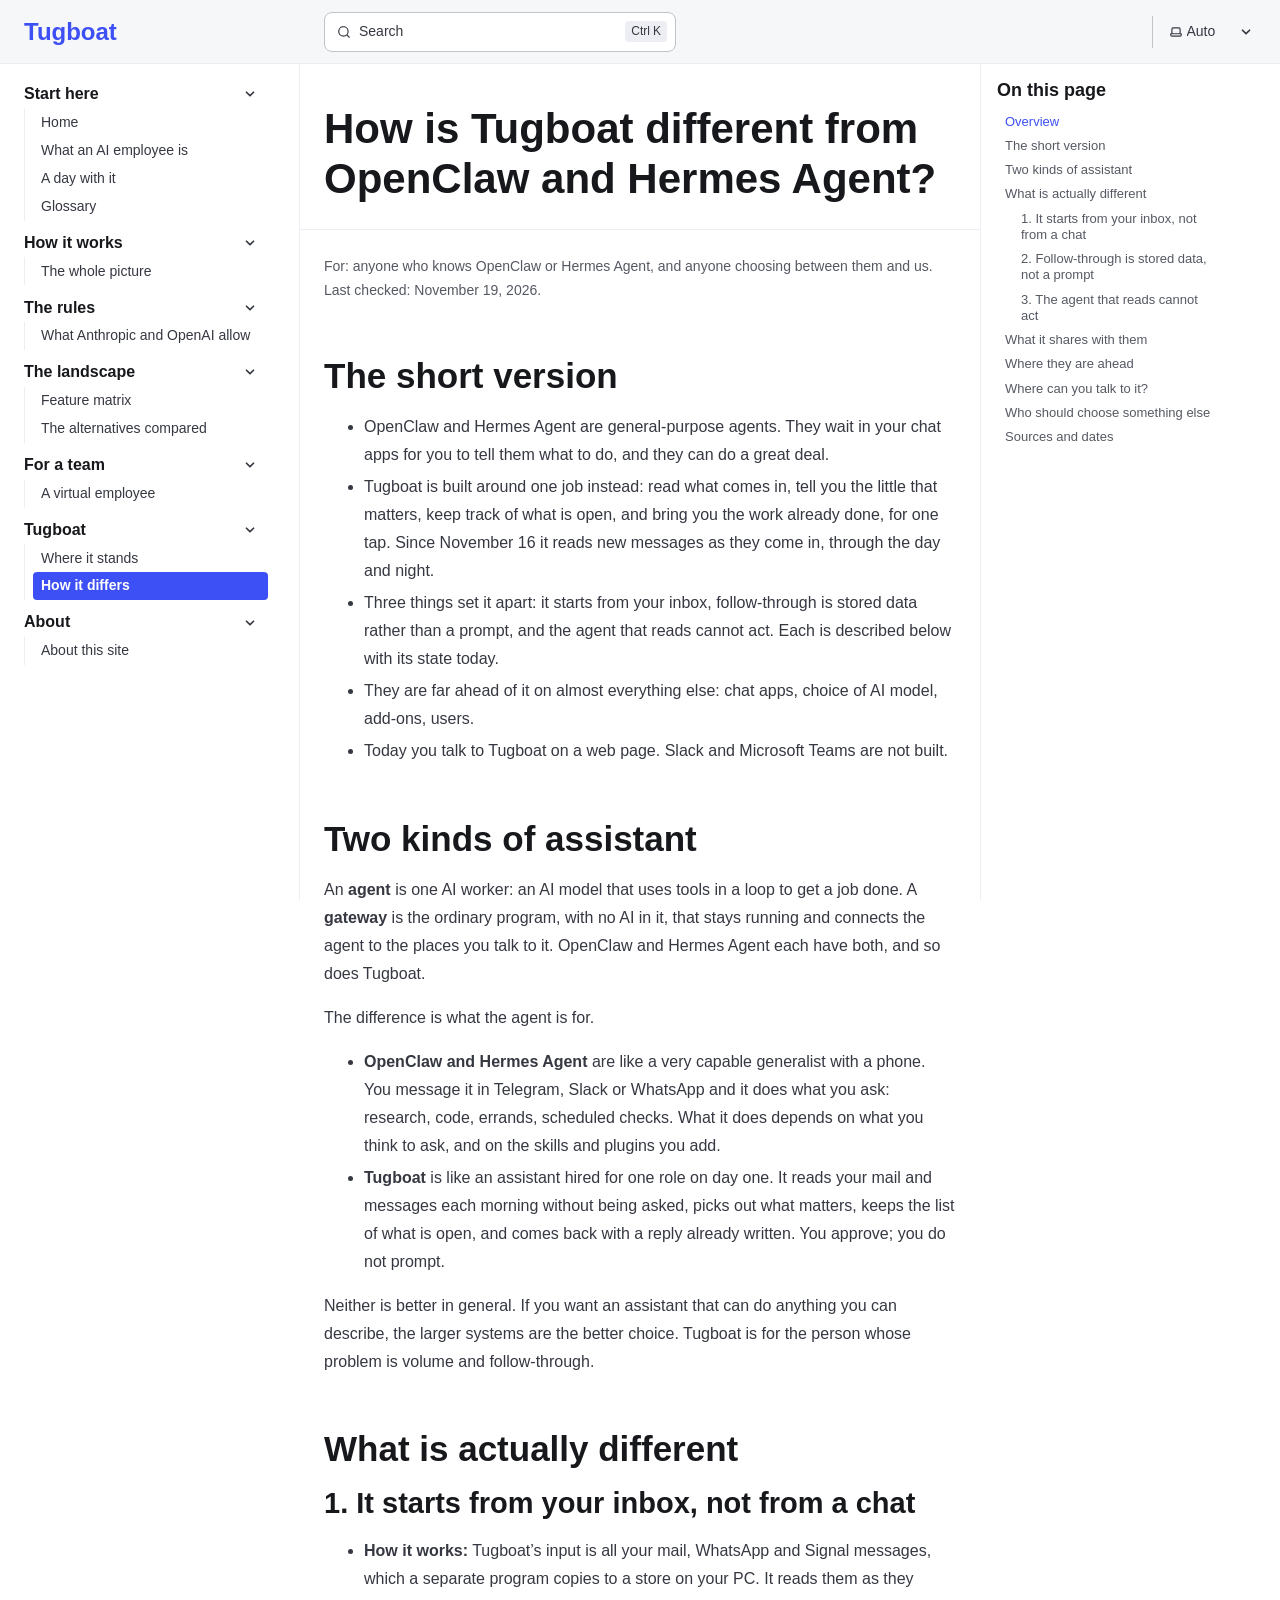
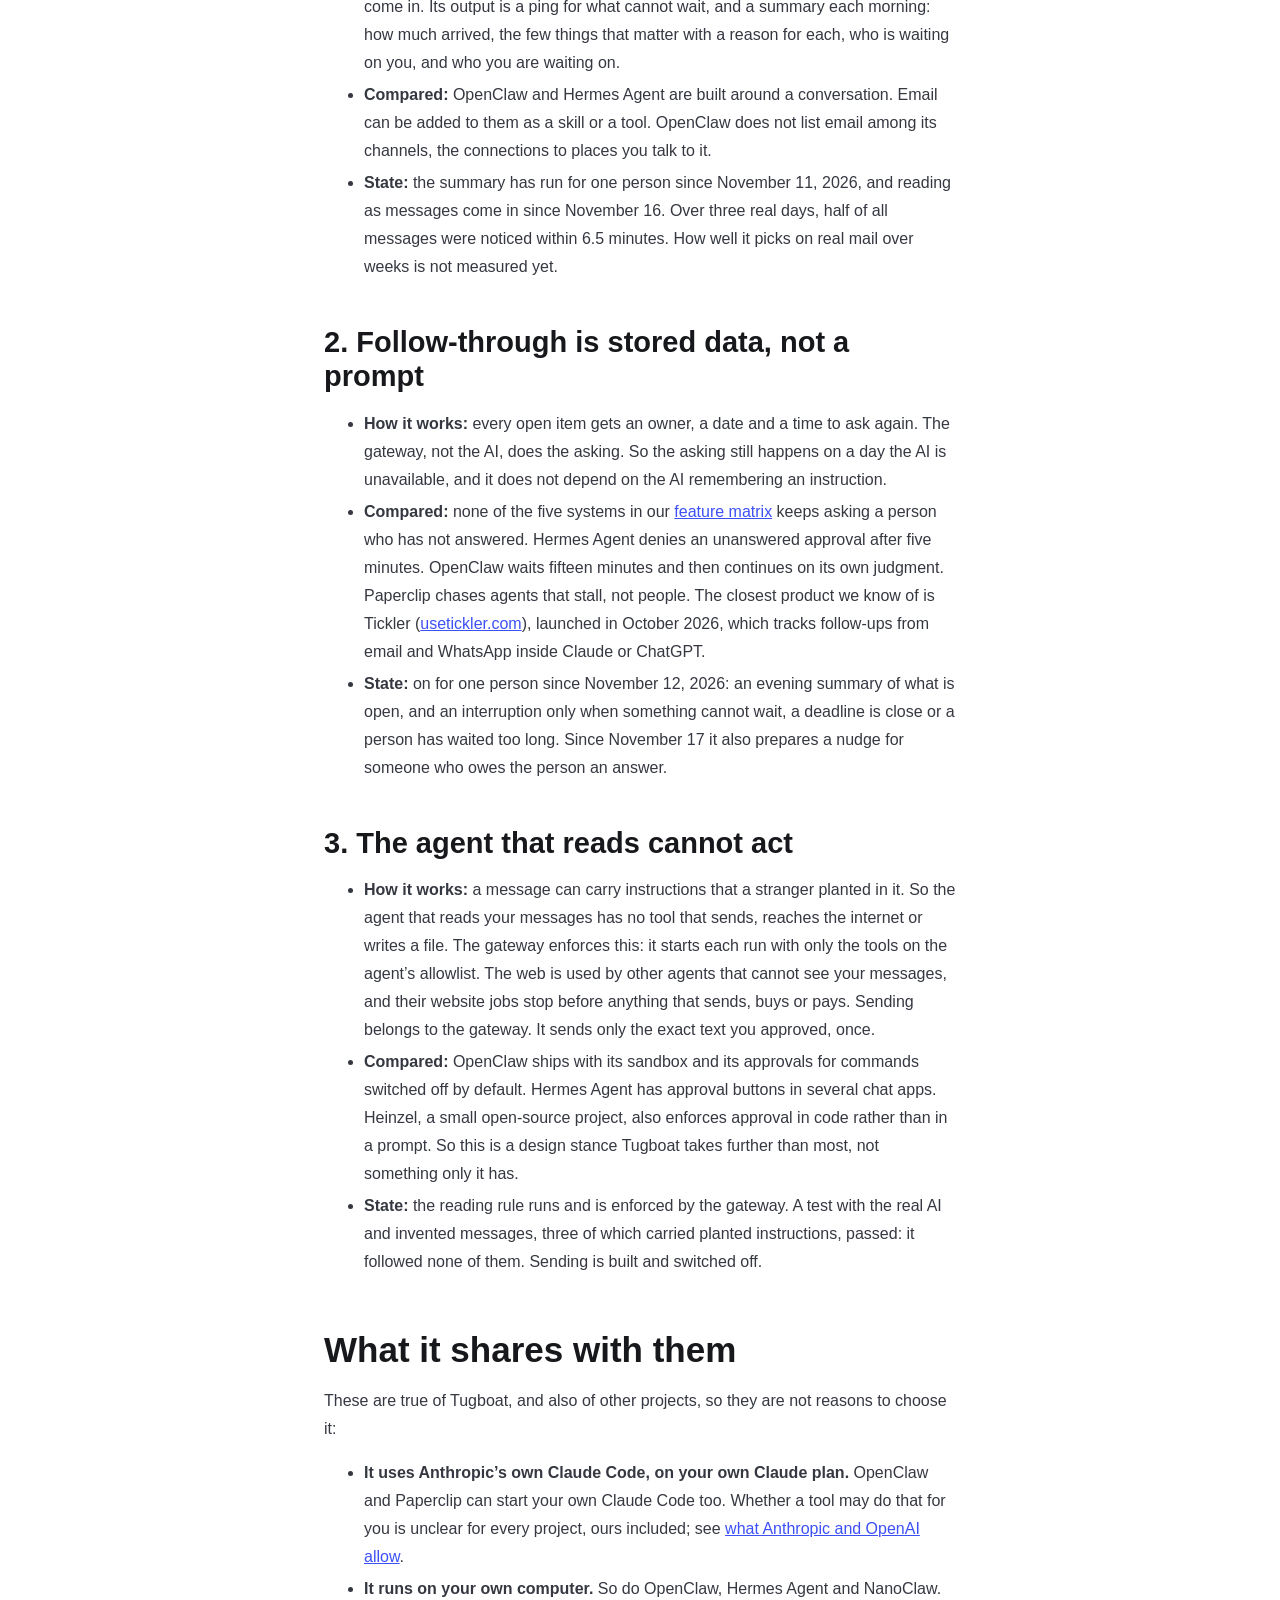
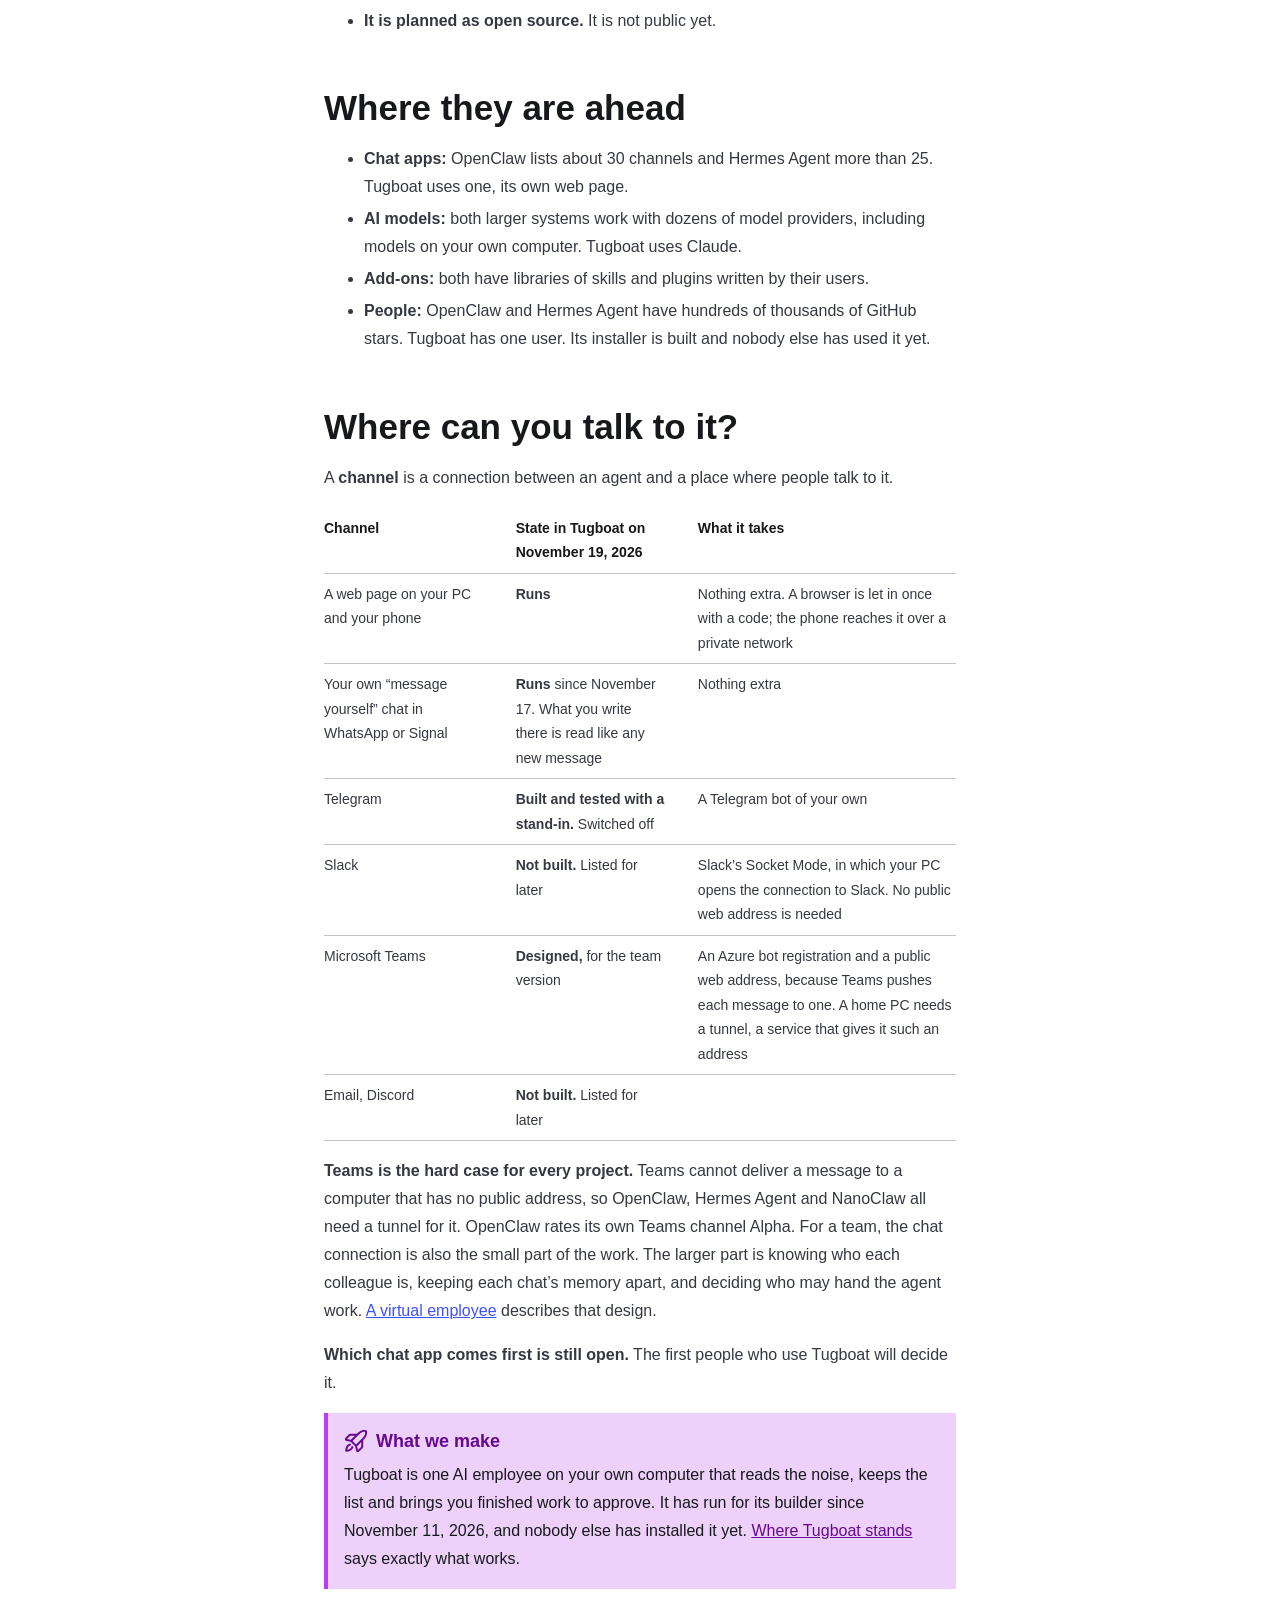
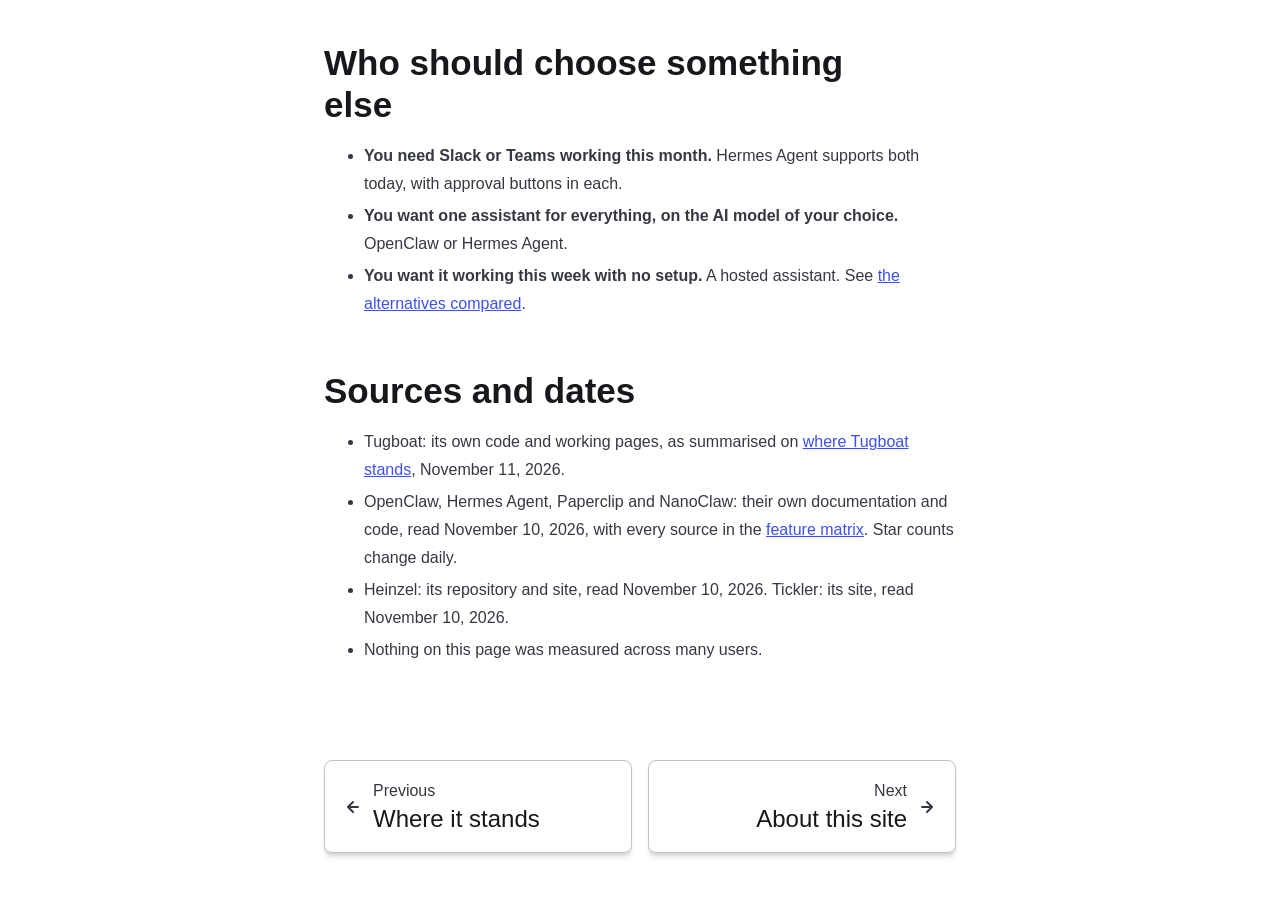
<file: guide/kit/how-it-differs/index.html>
<!DOCTYPE html><html lang="en" dir="ltr" data-theme="dark" data-has-toc data-has-sidebar class="astro-4q24oeqg"><head><meta charset="utf-8"/><meta name="viewport" content="width=device-width, initial-scale=1"/><title>How is Tugboat different from OpenClaw and Hermes Agent? | Tugboat</title><link rel="canonical" href="https://tugboat.bot/guide/kit/how-it-differs/"/><link rel="sitemap" href="/guide/sitemap-index.xml"/><script defer src="https://static.cloudflareinsights.com/beacon.min.js" data-cf-beacon="{&quot;token&quot;: &quot;ef85ecb2f5f54a8eaa55469e5325b684&quot;}"></script><script>// Copied from tugboat.bot/index.html, Nov 19. The page path (/guide/...) tells guide visits apart.
// Visit counter: one row per page view in the Google Form "Tugboat visits" (Sheet of the same name).
// Sends the page, where the visitor came from, phone or computer, and a random number kept in this browser.
// No cookies, no IP address, nothing personal. Skipped for robots (see below).
;(() => {
	if (navigator.webdriver || /bot|crawl|spider|slurp|inspectiontool|lighthouse|headless|preview/i.test(navigator.userAgent)) return
	let visitor = ''
	try { visitor = localStorage.getItem('tb-v') || ''; if (!visitor) { visitor = Math.random().toString(36).slice(2, 12); localStorage.setItem('tb-v', visitor) } } catch {}
	const q = new URLSearchParams(location.search)
	let source = q.get('utm_source') || q.get('ref') || q.get('from') || ''
	if (!source && document.referrer) { try { const h = new URL(document.referrer).hostname.replace(/^www\./, ''); if (h !== location.hostname) source = h } catch {} }
	const d = new FormData()
	d.append('entry.1834262139', location.pathname || '/')
	d.append('entry.1310039105', source || 'direct')
	d.append('entry.1872699160', visitor || 'unknown')
	d.append('entry.765420817', matchMedia('(max-width: 760px)').matches ? 'phone' : 'computer')
	// Count the visit only once a person does something (scroll, mouse, touch, key). Link checkers and
	// previewers load the page and run it, but never do these, so they are not counted.
	const events = ['scroll', 'pointermove', 'pointerdown', 'touchstart', 'keydown']
	const send = () => {
		events.forEach(e => removeEventListener(e, send, true))
		try { fetch('https://docs.google.com/forms/d/e/1FAIpQLSfNrJhDmcocQgchXlww7f_4qbJp6adWWpwGg-5LMCxfqk2dkA/formResponse', { method: 'POST', mode: 'no-cors', body: d, keepalive: true }) } catch {}
	}
	events.forEach(e => addEventListener(e, send, { capture: true, passive: true }))
})()
</script><link rel="shortcut icon" href="/guide/favicon.svg" type="image/svg+xml"/><meta name="generator" content="Astro v7.4.8"/><meta name="generator" content="Starlight v0.42.10"/><meta property="og:title" content="How is Tugboat different from OpenClaw and Hermes Agent?"/><meta property="og:type" content="article"/><meta property="og:url" content="https://tugboat.bot/guide/kit/how-it-differs/"/><meta property="og:locale" content="en"/><meta property="og:description" content="What Tugboat does that the larger agent systems do not, what it shares with them, where they are ahead, and which chat apps it works with."/><meta property="og:site_name" content="Tugboat"/><meta name="twitter:card" content="summary_large_image"/><meta name="description" content="What Tugboat does that the larger agent systems do not, what it shares with them, where they are ahead, and which chat apps it works with."/><script>
	window.StarlightThemeProvider = (() => {
		const storedTheme =
			typeof localStorage !== 'undefined' && localStorage.getItem('starlight-theme');
		const theme =
			storedTheme ||
			(window.matchMedia('(prefers-color-scheme: light)').matches ? 'light' : 'dark');
		document.documentElement.dataset.theme = theme === 'light' ? 'light' : 'dark';
		return {
			updatePickers(theme = storedTheme || 'auto') {
				document.querySelectorAll('starlight-theme-select').forEach((picker) => {
					const select = picker.querySelector('select');
					if (select) select.value = theme;
					/** @type {HTMLTemplateElement | null} */
					const tmpl = document.querySelector(`#theme-icons`);
					const newIcon = tmpl && tmpl.content.querySelector('.' + theme);
					if (newIcon) {
						const oldIcon = picker.querySelector('svg.label-icon');
						if (oldIcon) {
							oldIcon.replaceChildren(...newIcon.cloneNode(true).childNodes);
						}
					}
				});
			},
		};
	})();
</script><template id="theme-icons"><svg aria-hidden="true" class="light astro-7xg36bbx" width="16" height="16" viewBox="0 0 24 24" fill="currentColor" style="--sl-icon-size: 1em;"><path d="M5 12a1 1 0 0 0-1-1H3a1 1 0 0 0 0 2h1a1 1 0 0 0 1-1Zm.64 5-.71.71a1 1 0 0 0 0 1.41 1 1 0 0 0 1.41 0l.71-.71A1 1 0 0 0 5.64 17ZM12 5a1 1 0 0 0 1-1V3a1 1 0 0 0-2 0v1a1 1 0 0 0 1 1Zm5.66 2.34a1 1 0 0 0 .7-.29l.71-.71a1 1 0 1 0-1.41-1.41l-.66.71a1 1 0 0 0 0 1.41 1 1 0 0 0 .66.29Zm-12-.29a1 1 0 0 0 1.41 0 1 1 0 0 0 0-1.41l-.71-.71a1.004 1.004 0 1 0-1.43 1.41l.73.71ZM21 11h-1a1 1 0 0 0 0 2h1a1 1 0 0 0 0-2Zm-2.64 6A1 1 0 0 0 17 18.36l.71.71a1 1 0 0 0 1.41 0 1 1 0 0 0 0-1.41l-.76-.66ZM12 6.5a5.5 5.5 0 1 0 5.5 5.5A5.51 5.51 0 0 0 12 6.5Zm0 9a3.5 3.5 0 1 1 0-7 3.5 3.5 0 0 1 0 7Zm0 3.5a1 1 0 0 0-1 1v1a1 1 0 0 0 2 0v-1a1 1 0 0 0-1-1Z"/></svg><svg aria-hidden="true" class="dark astro-7xg36bbx" width="16" height="16" viewBox="0 0 24 24" fill="currentColor" style="--sl-icon-size: 1em;"><path d="M21.64 13a1 1 0 0 0-1.05-.14 8.049 8.049 0 0 1-3.37.73 8.15 8.15 0 0 1-8.14-8.1 8.59 8.59 0 0 1 .25-2A1 1 0 0 0 8 2.36a10.14 10.14 0 1 0 14 11.69 1 1 0 0 0-.36-1.05Zm-9.5 6.69A8.14 8.14 0 0 1 7.08 5.22v.27a10.15 10.15 0 0 0 10.14 10.14 9.784 9.784 0 0 0 2.1-.22 8.11 8.11 0 0 1-7.18 4.32v-.04Z"/></svg><svg aria-hidden="true" class="auto astro-7xg36bbx" width="16" height="16" viewBox="0 0 24 24" fill="currentColor" style="--sl-icon-size: 1em;"><path d="M21 14h-1V7a3 3 0 0 0-3-3H7a3 3 0 0 0-3 3v7H3a1 1 0 0 0-1 1v2a3 3 0 0 0 3 3h14a3 3 0 0 0 3-3v-2a1 1 0 0 0-1-1ZM6 7a1 1 0 0 1 1-1h10a1 1 0 0 1 1 1v7H6V7Zm14 10a1 1 0 0 1-1 1H5a1 1 0 0 1-1-1v-1h16v1Z"/></svg></template><link rel="stylesheet" href="/guide/_astro/print.C9eyqPGL.css" media="print"><link rel="stylesheet" href="/guide/_astro/common.EzWjjvd0.css"><style>@layer starlight.components{svg:where(.astro-7xg36bbx){color:var(--sl-icon-color);font-size:var(--sl-icon-size,1em);width:1em;height:1em;overflow:visible}}
</style><script type="module" src="/guide/_astro/page.cNngjUgL.js"></script></head><body class="astro-4q24oeqg"><a class="sl-skip-link astro-iyimsb7x" href="#_top">Skip to content</a><div class="page sl-flex astro-3iveh6q6"><header class="header astro-3iveh6q6"><div class="header astro-nnhgoztz"><div class="title-wrapper sl-flex astro-nnhgoztz"><a href="/guide/" class="site-title sl-flex astro-rlklbri6"><span class="astro-rlklbri6" translate="no">Tugboat</span></a></div><div class="sl-flex print:hidden astro-nnhgoztz"><site-search class="astro-nnhgoztz astro-cbbg2zbi" data-translations="{&quot;placeholder&quot;:&quot;Search&quot;}"><button data-open-modal disabled aria-label="Search" aria-keyshortcuts="Control+K" class="astro-cbbg2zbi"><svg aria-hidden="true" class="astro-cbbg2zbi astro-7xg36bbx" width="16" height="16" viewBox="0 0 24 24" fill="currentColor" style="--sl-icon-size: 1em;"><path d="M21.71 20.29 18 16.61A9 9 0 1 0 16.61 18l3.68 3.68a.999.999 0 0 0 1.42 0 1 1 0 0 0 0-1.39ZM11 18a7 7 0 1 1 0-14 7 7 0 0 1 0 14Z"/></svg><span class="sl-hidden md:sl-block astro-cbbg2zbi" aria-hidden="true">Search</span><kbd class="sl-hidden md:sl-flex astro-cbbg2zbi" style="display: none"><kbd class="astro-cbbg2zbi">Ctrl</kbd><kbd class="astro-cbbg2zbi">K</kbd></kbd></button><dialog style="padding: 0" aria-label="Search" class="astro-cbbg2zbi"><div class="dialog-frame sl-flex astro-cbbg2zbi"><button data-close-modal class="sl-flex md:sl-hidden astro-cbbg2zbi">Cancel</button><div class="search-container astro-cbbg2zbi"><div id="starlight__search" class="astro-cbbg2zbi"></div></div></div></dialog></site-search><script>
	(() => {
		const openBtn = document.querySelector('button[data-open-modal]');
		const shortcut = openBtn?.querySelector('kbd');
		if (!openBtn || !(shortcut instanceof HTMLElement)) return;
		const platformKey = shortcut.querySelector('kbd');
		if (platformKey && /(Mac|iPhone|iPod|iPad)/i.test(navigator.platform)) {
			platformKey.textContent = '⌘';
			openBtn.setAttribute('aria-keyshortcuts', 'Meta+K');
		}
		shortcut.style.display = '';
	})();
</script><script type="module" src="/guide/_astro/Search.astro_astro_type_script_index_0_lang.CxibuA6H.js"></script></div><div class="sl-hidden md:sl-flex print:hidden right-group astro-nnhgoztz"><div class="sl-flex social-icons astro-nnhgoztz"></div><starlight-theme-select><label style="--sl-select-width: 6.25em" class="astro-pzxqu3hi"><span class="sr-only astro-pzxqu3hi">Select theme</span><svg aria-hidden="true" class="icon label-icon astro-pzxqu3hi astro-7xg36bbx" width="16" height="16" viewBox="0 0 24 24" fill="currentColor" style="--sl-icon-size: 1em;"><path d="M21 14h-1V7a3 3 0 0 0-3-3H7a3 3 0 0 0-3 3v7H3a1 1 0 0 0-1 1v2a3 3 0 0 0 3 3h14a3 3 0 0 0 3-3v-2a1 1 0 0 0-1-1ZM6 7a1 1 0 0 1 1-1h10a1 1 0 0 1 1 1v7H6V7Zm14 10a1 1 0 0 1-1 1H5a1 1 0 0 1-1-1v-1h16v1Z"/></svg><select autocomplete="off" class="astro-pzxqu3hi"><option value="dark" class="astro-pzxqu3hi">Dark</option><option value="light" class="astro-pzxqu3hi">Light</option><option value="auto" selected class="astro-pzxqu3hi">Auto</option></select><svg aria-hidden="true" class="icon caret astro-pzxqu3hi astro-7xg36bbx" width="16" height="16" viewBox="0 0 24 24" fill="currentColor" style="--sl-icon-size: 1em;"><path d="M17 9.17a1 1 0 0 0-1.41 0L12 12.71 8.46 9.17a1 1 0 1 0-1.41 1.42l4.24 4.24a1.002 1.002 0 0 0 1.42 0L17 10.59a1.002 1.002 0 0 0 0-1.42Z"/></svg></label></starlight-theme-select><script>
	StarlightThemeProvider.updatePickers();
</script><script type="module">var e=`starlight-theme`,t=e=>e===`auto`||e===`dark`||e===`light`?e:`auto`,n=()=>t(typeof localStorage<`u`&&localStorage.getItem(e));function r(t){typeof localStorage<`u`&&localStorage.setItem(e,t===`light`||t===`dark`?t:``)}var i=()=>matchMedia(`(prefers-color-scheme: light)`).matches?`light`:`dark`;function a(e){StarlightThemeProvider.updatePickers(e),document.documentElement.dataset.theme=e===`auto`?i():e,r(e)}matchMedia(`(prefers-color-scheme: light)`).addEventListener(`change`,()=>{n()===`auto`&&a(`auto`)});var o=class extends HTMLElement{constructor(){super(),a(n()),this.querySelector(`select`)?.addEventListener(`change`,e=>{e.currentTarget instanceof HTMLSelectElement&&a(t(e.currentTarget.value))})}};customElements.define(`starlight-theme-select`,o);</script><script type="module">var e=class extends HTMLElement{constructor(){super();let e=this.querySelector(`select`);e&&(e.addEventListener(`change`,e=>{e.currentTarget instanceof HTMLSelectElement&&(window.location.pathname=e.currentTarget.value)}),window.addEventListener(`pageshow`,t=>{if(!t.persisted)return;let n=e.querySelector(`option[selected]`)?.index;n!==e.selectedIndex&&(e.selectedIndex=n??0)}))}};customElements.define(`starlight-lang-select`,e);</script></div></div></header><nav class="sidebar print:hidden astro-3iveh6q6" aria-label="Main"><button popovertarget="starlight__sidebar" class="sl-menu-button sl-flex md:sl-hidden print:hidden astro-ifn5vpvw"><svg aria-hidden="true" class="open-menu astro-ifn5vpvw astro-7xg36bbx" width="16" height="16" viewBox="0 0 24 24" fill="currentColor" style="--sl-icon-size: 1em;"><path d="M3 8h18a1 1 0 1 0 0-2H3a1 1 0 0 0 0 2Zm18 8H3a1 1 0 0 0 0 2h18a1 1 0 0 0 0-2Zm0-5H3a1 1 0 0 0 0 2h18a1 1 0 0 0 0-2Z"/></svg><svg aria-hidden="true" class="close-menu astro-ifn5vpvw astro-7xg36bbx" width="16" height="16" viewBox="0 0 24 24" fill="currentColor" style="--sl-icon-size: 1em;"><path d="m13.41 12 6.3-6.29a1.004 1.004 0 1 0-1.42-1.42L12 10.59l-6.29-6.3a1.004 1.004 0 0 0-1.42 1.42l6.3 6.29-6.3 6.29a1 1 0 0 0 0 1.42.998.998 0 0 0 1.42 0l6.29-6.3 6.29 6.3a.999.999 0 0 0 1.42 0 1 1 0 0 0 0-1.42L13.41 12Z"/></svg><span class="sr-only astro-ifn5vpvw">Menu</span></button><script type="module">var e=class extends HTMLElement{constructor(){super();let e=matchMedia(`(min-width: 50em)`),t=()=>{this.popover=e.matches?null:`auto`};t(),e.addEventListener(`change`,()=>t()),this.addEventListener(`toggle`,({newState:e})=>this.trapFocus(e===`open`))}trapFocus(e){document.querySelectorAll(`.main-frame, .sl-skip-link`).forEach(t=>{t.toggleAttribute(`inert`,e)})}};customElements.define(`sl-sidebar-pane`,e);</script><sl-sidebar-pane popover id="starlight__sidebar" class="sidebar-pane astro-3iveh6q6"><div class="sidebar-content sl-flex astro-3iveh6q6"><sl-sidebar-state-persist data-hash="0gspgz0" class="astro-j5kohbvr"><script aria-hidden="true">
		(() => {
			try {
				if (!matchMedia('(min-width: 50em)').matches) return;
				/** @type {HTMLElement | null} */
				const target = document.querySelector('sl-sidebar-state-persist');
				const state = JSON.parse(sessionStorage.getItem('sl-sidebar-state') || '0');
				if (!target || !state || target.dataset.hash !== state.hash) return;
				window._starlightScrollRestore = state.scroll;
				customElements.define(
					'sl-sidebar-restore',
					class SidebarRestore extends HTMLElement {
						connectedCallback() {
							try {
								const idx = parseInt(this.dataset.index || '');
								const details = this.closest('details');
								if (details && typeof state.open[idx] === 'boolean') details.open = state.open[idx];
							} catch {}
						}
					}
				);
			} catch {}
		})();
	</script><ul class="top-level astro-x2svowyo"><li class="astro-x2svowyo"><details open class="astro-x2svowyo"><summary class="astro-x2svowyo"><span class="group-label astro-x2svowyo"><span class="large astro-x2svowyo">Start here</span></span><svg aria-hidden="true" class="caret astro-x2svowyo astro-7xg36bbx" width="16" height="16" viewBox="0 0 24 24" fill="currentColor" style="--sl-icon-size: 1.25rem;"><path d="m14.83 11.29-4.24-4.24a1 1 0 1 0-1.42 1.41L12.71 12l-3.54 3.54a1 1 0 0 0 0 1.41 1 1 0 0 0 .71.29 1 1 0 0 0 .71-.29l4.24-4.24a1.002 1.002 0 0 0 0-1.42Z"/></svg></summary><sl-sidebar-restore data-index="0"></sl-sidebar-restore><ul class="astro-x2svowyo"><li class="astro-x2svowyo"><a href="/guide/" class="astro-x2svowyo"><span class="astro-x2svowyo">Home</span></a></li><li class="astro-x2svowyo"><a href="/guide/start/what-an-ai-employee-is/" class="astro-x2svowyo"><span class="astro-x2svowyo">What an AI employee is</span></a></li><li class="astro-x2svowyo"><a href="/guide/start/a-day-with-it/" class="astro-x2svowyo"><span class="astro-x2svowyo">A day with it</span></a></li><li class="astro-x2svowyo"><a href="/guide/start/glossary/" class="astro-x2svowyo"><span class="astro-x2svowyo">Glossary</span></a></li></ul></details></li><li class="astro-x2svowyo"><details open class="astro-x2svowyo"><summary class="astro-x2svowyo"><span class="group-label astro-x2svowyo"><span class="large astro-x2svowyo">How it works</span></span><svg aria-hidden="true" class="caret astro-x2svowyo astro-7xg36bbx" width="16" height="16" viewBox="0 0 24 24" fill="currentColor" style="--sl-icon-size: 1.25rem;"><path d="m14.83 11.29-4.24-4.24a1 1 0 1 0-1.42 1.41L12.71 12l-3.54 3.54a1 1 0 0 0 0 1.41 1 1 0 0 0 .71.29 1 1 0 0 0 .71-.29l4.24-4.24a1.002 1.002 0 0 0 0-1.42Z"/></svg></summary><sl-sidebar-restore data-index="1"></sl-sidebar-restore><ul class="astro-x2svowyo"><li class="astro-x2svowyo"><a href="/guide/how-it-works/overview/" class="astro-x2svowyo"><span class="astro-x2svowyo">The whole picture</span></a></li></ul></details></li><li class="astro-x2svowyo"><details open class="astro-x2svowyo"><summary class="astro-x2svowyo"><span class="group-label astro-x2svowyo"><span class="large astro-x2svowyo">The rules</span></span><svg aria-hidden="true" class="caret astro-x2svowyo astro-7xg36bbx" width="16" height="16" viewBox="0 0 24 24" fill="currentColor" style="--sl-icon-size: 1.25rem;"><path d="m14.83 11.29-4.24-4.24a1 1 0 1 0-1.42 1.41L12.71 12l-3.54 3.54a1 1 0 0 0 0 1.41 1 1 0 0 0 .71.29 1 1 0 0 0 .71-.29l4.24-4.24a1.002 1.002 0 0 0 0-1.42Z"/></svg></summary><sl-sidebar-restore data-index="2"></sl-sidebar-restore><ul class="astro-x2svowyo"><li class="astro-x2svowyo"><a href="/guide/rules/what-anthropic-and-openai-allow/" class="astro-x2svowyo"><span class="astro-x2svowyo">What Anthropic and OpenAI allow</span></a></li></ul></details></li><li class="astro-x2svowyo"><details open class="astro-x2svowyo"><summary class="astro-x2svowyo"><span class="group-label astro-x2svowyo"><span class="large astro-x2svowyo">The landscape</span></span><svg aria-hidden="true" class="caret astro-x2svowyo astro-7xg36bbx" width="16" height="16" viewBox="0 0 24 24" fill="currentColor" style="--sl-icon-size: 1.25rem;"><path d="m14.83 11.29-4.24-4.24a1 1 0 1 0-1.42 1.41L12.71 12l-3.54 3.54a1 1 0 0 0 0 1.41 1 1 0 0 0 .71.29 1 1 0 0 0 .71-.29l4.24-4.24a1.002 1.002 0 0 0 0-1.42Z"/></svg></summary><sl-sidebar-restore data-index="3"></sl-sidebar-restore><ul class="astro-x2svowyo"><li class="astro-x2svowyo"><a href="/guide/landscape/feature-matrix/" class="astro-x2svowyo"><span class="astro-x2svowyo">Feature matrix</span></a></li><li class="astro-x2svowyo"><a href="/guide/landscape/alternatives-compared/" class="astro-x2svowyo"><span class="astro-x2svowyo">The alternatives compared</span></a></li></ul></details></li><li class="astro-x2svowyo"><details open class="astro-x2svowyo"><summary class="astro-x2svowyo"><span class="group-label astro-x2svowyo"><span class="large astro-x2svowyo">For a team</span></span><svg aria-hidden="true" class="caret astro-x2svowyo astro-7xg36bbx" width="16" height="16" viewBox="0 0 24 24" fill="currentColor" style="--sl-icon-size: 1.25rem;"><path d="m14.83 11.29-4.24-4.24a1 1 0 1 0-1.42 1.41L12.71 12l-3.54 3.54a1 1 0 0 0 0 1.41 1 1 0 0 0 .71.29 1 1 0 0 0 .71-.29l4.24-4.24a1.002 1.002 0 0 0 0-1.42Z"/></svg></summary><sl-sidebar-restore data-index="4"></sl-sidebar-restore><ul class="astro-x2svowyo"><li class="astro-x2svowyo"><a href="/guide/team/virtual-employee/" class="astro-x2svowyo"><span class="astro-x2svowyo">A virtual employee</span></a></li></ul></details></li><li class="astro-x2svowyo"><details open class="astro-x2svowyo"><summary class="astro-x2svowyo"><span class="group-label astro-x2svowyo"><span class="large astro-x2svowyo">Tugboat</span></span><svg aria-hidden="true" class="caret astro-x2svowyo astro-7xg36bbx" width="16" height="16" viewBox="0 0 24 24" fill="currentColor" style="--sl-icon-size: 1.25rem;"><path d="m14.83 11.29-4.24-4.24a1 1 0 1 0-1.42 1.41L12.71 12l-3.54 3.54a1 1 0 0 0 0 1.41 1 1 0 0 0 .71.29 1 1 0 0 0 .71-.29l4.24-4.24a1.002 1.002 0 0 0 0-1.42Z"/></svg></summary><sl-sidebar-restore data-index="5"></sl-sidebar-restore><ul class="astro-x2svowyo"><li class="astro-x2svowyo"><a href="/guide/kit/where-it-stands/" class="astro-x2svowyo"><span class="astro-x2svowyo">Where it stands</span></a></li><li class="astro-x2svowyo"><a href="/guide/kit/how-it-differs/" aria-current="page" class="astro-x2svowyo"><span class="astro-x2svowyo">How it differs</span></a></li></ul></details></li><li class="astro-x2svowyo"><details open class="astro-x2svowyo"><summary class="astro-x2svowyo"><span class="group-label astro-x2svowyo"><span class="large astro-x2svowyo">About</span></span><svg aria-hidden="true" class="caret astro-x2svowyo astro-7xg36bbx" width="16" height="16" viewBox="0 0 24 24" fill="currentColor" style="--sl-icon-size: 1.25rem;"><path d="m14.83 11.29-4.24-4.24a1 1 0 1 0-1.42 1.41L12.71 12l-3.54 3.54a1 1 0 0 0 0 1.41 1 1 0 0 0 .71.29 1 1 0 0 0 .71-.29l4.24-4.24a1.002 1.002 0 0 0 0-1.42Z"/></svg></summary><sl-sidebar-restore data-index="6"></sl-sidebar-restore><ul class="astro-x2svowyo"><li class="astro-x2svowyo"><a href="/guide/about/" class="astro-x2svowyo"><span class="astro-x2svowyo">About this site</span></a></li></ul></details></li></ul><script aria-hidden="true">
		(() => {
			const scroller = document.getElementById('starlight__sidebar');
			if (!window._starlightScrollRestore || !scroller) return;
			scroller.scrollTop = window._starlightScrollRestore;
			delete window._starlightScrollRestore;
		})();
	</script></sl-sidebar-state-persist><div class="md:sl-hidden"><div class="mobile-preferences sl-flex astro-sjzqdm46"><div class="social-icons astro-sjzqdm46"></div><starlight-theme-select><label style="--sl-select-width: 6.25em" class="astro-pzxqu3hi"><span class="sr-only astro-pzxqu3hi">Select theme</span><svg aria-hidden="true" class="icon label-icon astro-pzxqu3hi astro-7xg36bbx" width="16" height="16" viewBox="0 0 24 24" fill="currentColor" style="--sl-icon-size: 1em;"><path d="M21 14h-1V7a3 3 0 0 0-3-3H7a3 3 0 0 0-3 3v7H3a1 1 0 0 0-1 1v2a3 3 0 0 0 3 3h14a3 3 0 0 0 3-3v-2a1 1 0 0 0-1-1ZM6 7a1 1 0 0 1 1-1h10a1 1 0 0 1 1 1v7H6V7Zm14 10a1 1 0 0 1-1 1H5a1 1 0 0 1-1-1v-1h16v1Z"/></svg><select autocomplete="off" class="astro-pzxqu3hi"><option value="dark" class="astro-pzxqu3hi">Dark</option><option value="light" class="astro-pzxqu3hi">Light</option><option value="auto" selected class="astro-pzxqu3hi">Auto</option></select><svg aria-hidden="true" class="icon caret astro-pzxqu3hi astro-7xg36bbx" width="16" height="16" viewBox="0 0 24 24" fill="currentColor" style="--sl-icon-size: 1em;"><path d="M17 9.17a1 1 0 0 0-1.41 0L12 12.71 8.46 9.17a1 1 0 1 0-1.41 1.42l4.24 4.24a1.002 1.002 0 0 0 1.42 0L17 10.59a1.002 1.002 0 0 0 0-1.42Z"/></svg></label></starlight-theme-select><script>
	StarlightThemeProvider.updatePickers();
</script></div></div></div></sl-sidebar-pane></nav><div class="main-frame astro-3iveh6q6"><script type="module">var e=document.getElementById(`starlight__sidebar`),t=e?.querySelector(`sl-sidebar-state-persist`),n=`sl-sidebar-state`,r=()=>{let r=[],i=t?.dataset.hash||``;try{let e=sessionStorage.getItem(n),t=JSON.parse(e||`{}`);Array.isArray(t.open)&&t.hash===i&&(r=t.open)}catch{}return{hash:i,open:r,scroll:e?.scrollTop||0}},i=e=>{try{sessionStorage.setItem(n,JSON.stringify(e))}catch{}},a=()=>i(r()),o=(e,t)=>{let n=r();n.open[t]=e,i(n)};t?.addEventListener(`click`,e=>{if(!(e.target instanceof Element))return;let t=e.target.closest(`summary`)?.closest(`details`);if(!t)return;let n=t.querySelector(`sl-sidebar-restore`),r=parseInt(n?.dataset.index||``);isNaN(r)||o(!t.open,r)}),addEventListener(`visibilitychange`,()=>{document.visibilityState===`hidden`&&a()});</script><div class="lg:sl-flex astro-p5c6cwav"><aside class="right-sidebar-container print:hidden astro-p5c6cwav"><div class="right-sidebar astro-p5c6cwav"><div class="lg:sl-hidden astro-thdbd4ik"><mobile-starlight-toc data-min-h="2" data-max-h="3" class="astro-kyvcurwk"><nav aria-labelledby="starlight__on-this-page--mobile" class="astro-kyvcurwk"><details id="starlight__mobile-toc" class="astro-kyvcurwk"><summary id="starlight__on-this-page--mobile" class="sl-flex astro-kyvcurwk"><span class="toggle sl-flex astro-kyvcurwk">On this page<svg aria-hidden="true" class="caret astro-kyvcurwk astro-7xg36bbx" width="16" height="16" viewBox="0 0 24 24" fill="currentColor" style="--sl-icon-size: 1rem;"><path d="m14.83 11.29-4.24-4.24a1 1 0 1 0-1.42 1.41L12.71 12l-3.54 3.54a1 1 0 0 0 0 1.41 1 1 0 0 0 .71.29 1 1 0 0 0 .71-.29l4.24-4.24a1.002 1.002 0 0 0 0-1.42Z"/></svg></span><span class="display-current astro-kyvcurwk"></span></summary><div class="dropdown astro-kyvcurwk"><ul class="isMobile astro-2cyigr5x" style="--depth: 0;"><li style="--depth: 0;" class="astro-2cyigr5x"><a href="#_top" style="--depth: 0;" class="astro-2cyigr5x"><span style="--depth: 0;" class="astro-2cyigr5x">Overview</span></a></li><li style="--depth: 0;" class="astro-2cyigr5x"><a href="#the-short-version" style="--depth: 0;" class="astro-2cyigr5x"><span style="--depth: 0;" class="astro-2cyigr5x">The short version</span></a></li><li style="--depth: 0;" class="astro-2cyigr5x"><a href="#two-kinds-of-assistant" style="--depth: 0;" class="astro-2cyigr5x"><span style="--depth: 0;" class="astro-2cyigr5x">Two kinds of assistant</span></a></li><li style="--depth: 0;" class="astro-2cyigr5x"><a href="#what-is-actually-different" style="--depth: 0;" class="astro-2cyigr5x"><span style="--depth: 0;" class="astro-2cyigr5x">What is actually different</span></a><ul class="isMobile astro-2cyigr5x" style="--depth: 1;"><li style="--depth: 1;" class="astro-2cyigr5x"><a href="#1-it-starts-from-your-inbox-not-from-a-chat" style="--depth: 1;" class="astro-2cyigr5x"><span style="--depth: 1;" class="astro-2cyigr5x">1. It starts from your inbox, not from a chat</span></a></li><li style="--depth: 1;" class="astro-2cyigr5x"><a href="#2-follow-through-is-stored-data-not-a-prompt" style="--depth: 1;" class="astro-2cyigr5x"><span style="--depth: 1;" class="astro-2cyigr5x">2. Follow-through is stored data, not a prompt</span></a></li><li style="--depth: 1;" class="astro-2cyigr5x"><a href="#3-the-agent-that-reads-cannot-act" style="--depth: 1;" class="astro-2cyigr5x"><span style="--depth: 1;" class="astro-2cyigr5x">3. The agent that reads cannot act</span></a></li></ul></li><li style="--depth: 0;" class="astro-2cyigr5x"><a href="#what-it-shares-with-them" style="--depth: 0;" class="astro-2cyigr5x"><span style="--depth: 0;" class="astro-2cyigr5x">What it shares with them</span></a></li><li style="--depth: 0;" class="astro-2cyigr5x"><a href="#where-they-are-ahead" style="--depth: 0;" class="astro-2cyigr5x"><span style="--depth: 0;" class="astro-2cyigr5x">Where they are ahead</span></a></li><li style="--depth: 0;" class="astro-2cyigr5x"><a href="#where-can-you-talk-to-it" style="--depth: 0;" class="astro-2cyigr5x"><span style="--depth: 0;" class="astro-2cyigr5x">Where can you talk to it?</span></a></li><li style="--depth: 0;" class="astro-2cyigr5x"><a href="#who-should-choose-something-else" style="--depth: 0;" class="astro-2cyigr5x"><span style="--depth: 0;" class="astro-2cyigr5x">Who should choose something else</span></a></li><li style="--depth: 0;" class="astro-2cyigr5x"><a href="#sources-and-dates" style="--depth: 0;" class="astro-2cyigr5x"><span style="--depth: 0;" class="astro-2cyigr5x">Sources and dates</span></a></li></ul></div></details></nav></mobile-starlight-toc><script type="module" src="/guide/_astro/MobileTableOfContents.astro_astro_type_script_index_0_lang.C3fM4Kra.js"></script></div><div class="right-sidebar-panel sl-hidden lg:sl-block astro-thdbd4ik"><div class="sl-container astro-thdbd4ik"><starlight-toc data-min-h="2" data-max-h="3"><nav aria-labelledby="starlight__on-this-page"><h2 id="starlight__on-this-page">On this page</h2><ul class="astro-2cyigr5x" style="--depth: 0;"><li style="--depth: 0;" class="astro-2cyigr5x"><a href="#_top" style="--depth: 0;" class="astro-2cyigr5x"><span style="--depth: 0;" class="astro-2cyigr5x">Overview</span></a></li><li style="--depth: 0;" class="astro-2cyigr5x"><a href="#the-short-version" style="--depth: 0;" class="astro-2cyigr5x"><span style="--depth: 0;" class="astro-2cyigr5x">The short version</span></a></li><li style="--depth: 0;" class="astro-2cyigr5x"><a href="#two-kinds-of-assistant" style="--depth: 0;" class="astro-2cyigr5x"><span style="--depth: 0;" class="astro-2cyigr5x">Two kinds of assistant</span></a></li><li style="--depth: 0;" class="astro-2cyigr5x"><a href="#what-is-actually-different" style="--depth: 0;" class="astro-2cyigr5x"><span style="--depth: 0;" class="astro-2cyigr5x">What is actually different</span></a><ul class="astro-2cyigr5x" style="--depth: 1;"><li style="--depth: 1;" class="astro-2cyigr5x"><a href="#1-it-starts-from-your-inbox-not-from-a-chat" style="--depth: 1;" class="astro-2cyigr5x"><span style="--depth: 1;" class="astro-2cyigr5x">1. It starts from your inbox, not from a chat</span></a></li><li style="--depth: 1;" class="astro-2cyigr5x"><a href="#2-follow-through-is-stored-data-not-a-prompt" style="--depth: 1;" class="astro-2cyigr5x"><span style="--depth: 1;" class="astro-2cyigr5x">2. Follow-through is stored data, not a prompt</span></a></li><li style="--depth: 1;" class="astro-2cyigr5x"><a href="#3-the-agent-that-reads-cannot-act" style="--depth: 1;" class="astro-2cyigr5x"><span style="--depth: 1;" class="astro-2cyigr5x">3. The agent that reads cannot act</span></a></li></ul></li><li style="--depth: 0;" class="astro-2cyigr5x"><a href="#what-it-shares-with-them" style="--depth: 0;" class="astro-2cyigr5x"><span style="--depth: 0;" class="astro-2cyigr5x">What it shares with them</span></a></li><li style="--depth: 0;" class="astro-2cyigr5x"><a href="#where-they-are-ahead" style="--depth: 0;" class="astro-2cyigr5x"><span style="--depth: 0;" class="astro-2cyigr5x">Where they are ahead</span></a></li><li style="--depth: 0;" class="astro-2cyigr5x"><a href="#where-can-you-talk-to-it" style="--depth: 0;" class="astro-2cyigr5x"><span style="--depth: 0;" class="astro-2cyigr5x">Where can you talk to it?</span></a></li><li style="--depth: 0;" class="astro-2cyigr5x"><a href="#who-should-choose-something-else" style="--depth: 0;" class="astro-2cyigr5x"><span style="--depth: 0;" class="astro-2cyigr5x">Who should choose something else</span></a></li><li style="--depth: 0;" class="astro-2cyigr5x"><a href="#sources-and-dates" style="--depth: 0;" class="astro-2cyigr5x"><span style="--depth: 0;" class="astro-2cyigr5x">Sources and dates</span></a></li></ul></nav></starlight-toc><script type="module" src="/guide/_astro/TableOfContents.astro_astro_type_script_index_0_lang.BpJaGz7G.js"></script></div></div></div></aside><div class="main-pane astro-p5c6cwav"><main data-pagefind-body class="astro-4q24oeqg" lang="en" dir="ltr"><div class="content-panel astro-tqo54wpp"><div class="sl-container astro-tqo54wpp"><h1 id="_top" class="astro-55yxcy4k">How is Tugboat different from OpenClaw and Hermes Agent?</h1></div></div><div class="content-panel astro-tqo54wpp"><div class="sl-container astro-tqo54wpp"><div class="sl-markdown-content"><p class="meta">For: anyone who knows OpenClaw or Hermes Agent, and anyone choosing between them and us. Last checked: November 19, 2026.</p>
<div class="sl-heading-wrapper level-h2"><h2 id="the-short-version">The short version</h2><a class="sl-anchor-link" href="#the-short-version"><span aria-hidden="true" class="sl-anchor-icon"><svg width="16" height="16" viewBox="0 0 24 24" fill="currentColor"><path d="m12.11 15.39-3.88 3.88a2.52 2.52 0 0 1-3.5 0 2.47 2.47 0 0 1 0-3.5l3.88-3.88a1 1 0 1 0-1.42-1.42l-3.88 3.89a4.48 4.48 0 0 0 6.33 6.33l3.89-3.88a1 1 0 0 0-1.42-1.42m8.58-12.08a4.49 4.49 0 0 0-6.33 0l-3.89 3.88a1 1 0 1 0 1.42 1.42l3.88-3.88a2.52 2.52 0 0 1 3.5 0 2.47 2.47 0 0 1 0 3.5l-3.88 3.88a1 1 0 0 0 0 1.42 1 1 0 0 0 1.42 0l3.88-3.89a4.49 4.49 0 0 0 0-6.33M8.83 15.17a1 1 0 0 0 .71.29 1 1 0 0 0 .71-.29l4.92-4.92a1 1 0 1 0-1.42-1.42l-4.92 4.92a1 1 0 0 0 0 1.42"></path></svg></span><span class="sr-only" data-pagefind-ignore>Section titled “The short version”</span></a></div>
<ul>
<li>OpenClaw and Hermes Agent are general-purpose agents. They wait in your chat apps for you to tell them what
to do, and they can do a great deal.</li>
<li>Tugboat is built around one job instead: read what comes in, tell you the little that matters, keep track
of what is open, and bring you the work already done, for one tap. Since November 16 it reads new messages
as they come in, through the day and night.</li>
<li>Three things set it apart: it starts from your inbox, follow-through is stored data rather than a prompt,
and the agent that reads cannot act. Each is described below with its state today.</li>
<li>They are far ahead of it on almost everything else: chat apps, choice of AI model, add-ons, users.</li>
<li>Today you talk to Tugboat on a web page. Slack and Microsoft Teams are not built.</li>
</ul>
<div class="sl-heading-wrapper level-h2"><h2 id="two-kinds-of-assistant">Two kinds of assistant</h2><a class="sl-anchor-link" href="#two-kinds-of-assistant"><span aria-hidden="true" class="sl-anchor-icon"><svg width="16" height="16" viewBox="0 0 24 24" fill="currentColor"><path d="m12.11 15.39-3.88 3.88a2.52 2.52 0 0 1-3.5 0 2.47 2.47 0 0 1 0-3.5l3.88-3.88a1 1 0 1 0-1.42-1.42l-3.88 3.89a4.48 4.48 0 0 0 6.33 6.33l3.89-3.88a1 1 0 0 0-1.42-1.42m8.58-12.08a4.49 4.49 0 0 0-6.33 0l-3.89 3.88a1 1 0 1 0 1.42 1.42l3.88-3.88a2.52 2.52 0 0 1 3.5 0 2.47 2.47 0 0 1 0 3.5l-3.88 3.88a1 1 0 0 0 0 1.42 1 1 0 0 0 1.42 0l3.88-3.89a4.49 4.49 0 0 0 0-6.33M8.83 15.17a1 1 0 0 0 .71.29 1 1 0 0 0 .71-.29l4.92-4.92a1 1 0 1 0-1.42-1.42l-4.92 4.92a1 1 0 0 0 0 1.42"></path></svg></span><span class="sr-only" data-pagefind-ignore>Section titled “Two kinds of assistant”</span></a></div>
<p>An <strong>agent</strong> is one AI worker: an AI model that uses tools in a loop to get a job done. A <strong>gateway</strong> is the
ordinary program, with no AI in it, that stays running and connects the agent to the places you talk to it.
OpenClaw and Hermes Agent each have both, and so does Tugboat.</p>
<p>The difference is what the agent is for.</p>
<ul>
<li><strong>OpenClaw and Hermes Agent</strong> are like a very capable generalist with a phone. You message it in Telegram,
Slack or WhatsApp and it does what you ask: research, code, errands, scheduled checks. What it does depends
on what you think to ask, and on the skills and plugins you add.</li>
<li><strong>Tugboat</strong> is like an assistant hired for one role on day one. It reads your mail and messages each
morning without being asked, picks out what matters, keeps the list of what is open, and comes back with a
reply already written. You approve; you do not prompt.</li>
</ul>
<p>Neither is better in general. If you want an assistant that can do anything you can describe, the larger
systems are the better choice. Tugboat is for the person whose problem is volume and follow-through.</p>
<div class="sl-heading-wrapper level-h2"><h2 id="what-is-actually-different">What is actually different</h2><a class="sl-anchor-link" href="#what-is-actually-different"><span aria-hidden="true" class="sl-anchor-icon"><svg width="16" height="16" viewBox="0 0 24 24" fill="currentColor"><path d="m12.11 15.39-3.88 3.88a2.52 2.52 0 0 1-3.5 0 2.47 2.47 0 0 1 0-3.5l3.88-3.88a1 1 0 1 0-1.42-1.42l-3.88 3.89a4.48 4.48 0 0 0 6.33 6.33l3.89-3.88a1 1 0 0 0-1.42-1.42m8.58-12.08a4.49 4.49 0 0 0-6.33 0l-3.89 3.88a1 1 0 1 0 1.42 1.42l3.88-3.88a2.52 2.52 0 0 1 3.5 0 2.47 2.47 0 0 1 0 3.5l-3.88 3.88a1 1 0 0 0 0 1.42 1 1 0 0 0 1.42 0l3.88-3.89a4.49 4.49 0 0 0 0-6.33M8.83 15.17a1 1 0 0 0 .71.29 1 1 0 0 0 .71-.29l4.92-4.92a1 1 0 1 0-1.42-1.42l-4.92 4.92a1 1 0 0 0 0 1.42"></path></svg></span><span class="sr-only" data-pagefind-ignore>Section titled “What is actually different”</span></a></div>
<div class="sl-heading-wrapper level-h3"><h3 id="1-it-starts-from-your-inbox-not-from-a-chat">1. It starts from your inbox, not from a chat</h3><a class="sl-anchor-link" href="#1-it-starts-from-your-inbox-not-from-a-chat"><span aria-hidden="true" class="sl-anchor-icon"><svg width="16" height="16" viewBox="0 0 24 24" fill="currentColor"><path d="m12.11 15.39-3.88 3.88a2.52 2.52 0 0 1-3.5 0 2.47 2.47 0 0 1 0-3.5l3.88-3.88a1 1 0 1 0-1.42-1.42l-3.88 3.89a4.48 4.48 0 0 0 6.33 6.33l3.89-3.88a1 1 0 0 0-1.42-1.42m8.58-12.08a4.49 4.49 0 0 0-6.33 0l-3.89 3.88a1 1 0 1 0 1.42 1.42l3.88-3.88a2.52 2.52 0 0 1 3.5 0 2.47 2.47 0 0 1 0 3.5l-3.88 3.88a1 1 0 0 0 0 1.42 1 1 0 0 0 1.42 0l3.88-3.89a4.49 4.49 0 0 0 0-6.33M8.83 15.17a1 1 0 0 0 .71.29 1 1 0 0 0 .71-.29l4.92-4.92a1 1 0 1 0-1.42-1.42l-4.92 4.92a1 1 0 0 0 0 1.42"></path></svg></span><span class="sr-only" data-pagefind-ignore>Section titled “1. It starts from your inbox, not from a chat”</span></a></div>
<ul>
<li><strong>How it works:</strong> Tugboat’s input is all your mail, WhatsApp and Signal messages, which a separate program
copies to a store on your PC. It reads them as they come in. Its output is a ping for what cannot wait, and a
summary each morning: how much arrived, the few things that matter with a reason for each, who is waiting on you, and who you are waiting on.</li>
<li><strong>Compared:</strong> OpenClaw and Hermes Agent are built around a conversation. Email can be added to them as a
skill or a tool. OpenClaw does not list email among its channels, the connections to places you talk to it.</li>
<li><strong>State:</strong> the summary has run for one person since November 11, 2026, and reading as messages come in since
November 16. Over three real days, half of all messages were noticed within 6.5 minutes. How well it picks on
real mail over weeks is not measured yet.</li>
</ul>
<div class="sl-heading-wrapper level-h3"><h3 id="2-follow-through-is-stored-data-not-a-prompt">2. Follow-through is stored data, not a prompt</h3><a class="sl-anchor-link" href="#2-follow-through-is-stored-data-not-a-prompt"><span aria-hidden="true" class="sl-anchor-icon"><svg width="16" height="16" viewBox="0 0 24 24" fill="currentColor"><path d="m12.11 15.39-3.88 3.88a2.52 2.52 0 0 1-3.5 0 2.47 2.47 0 0 1 0-3.5l3.88-3.88a1 1 0 1 0-1.42-1.42l-3.88 3.89a4.48 4.48 0 0 0 6.33 6.33l3.89-3.88a1 1 0 0 0-1.42-1.42m8.58-12.08a4.49 4.49 0 0 0-6.33 0l-3.89 3.88a1 1 0 1 0 1.42 1.42l3.88-3.88a2.52 2.52 0 0 1 3.5 0 2.47 2.47 0 0 1 0 3.5l-3.88 3.88a1 1 0 0 0 0 1.42 1 1 0 0 0 1.42 0l3.88-3.89a4.49 4.49 0 0 0 0-6.33M8.83 15.17a1 1 0 0 0 .71.29 1 1 0 0 0 .71-.29l4.92-4.92a1 1 0 1 0-1.42-1.42l-4.92 4.92a1 1 0 0 0 0 1.42"></path></svg></span><span class="sr-only" data-pagefind-ignore>Section titled “2. Follow-through is stored data, not a prompt”</span></a></div>
<ul>
<li><strong>How it works:</strong> every open item gets an owner, a date and a time to ask again. The gateway, not the AI,
does the asking. So the asking still happens on a day the AI is unavailable, and it does not depend on the
AI remembering an instruction.</li>
<li><strong>Compared:</strong> none of the five systems in our <a href="/guide/landscape/feature-matrix/">feature matrix</a> keeps asking a
person who has not answered. Hermes Agent denies an unanswered approval after five minutes. OpenClaw waits
fifteen minutes and then continues on its own judgment. Paperclip chases agents that stall, not people.
The closest product we know of is Tickler (<a href="https://usetickler.com">usetickler.com</a>), launched in October
2026, which tracks follow-ups from email and WhatsApp inside Claude or ChatGPT.</li>
<li><strong>State:</strong> on for one person since November 12, 2026: an evening summary of what is open, and an
interruption only when something cannot wait, a deadline is close or a person has waited too long. Since
November 17 it also prepares a nudge for someone who owes the person an answer.</li>
</ul>
<div class="sl-heading-wrapper level-h3"><h3 id="3-the-agent-that-reads-cannot-act">3. The agent that reads cannot act</h3><a class="sl-anchor-link" href="#3-the-agent-that-reads-cannot-act"><span aria-hidden="true" class="sl-anchor-icon"><svg width="16" height="16" viewBox="0 0 24 24" fill="currentColor"><path d="m12.11 15.39-3.88 3.88a2.52 2.52 0 0 1-3.5 0 2.47 2.47 0 0 1 0-3.5l3.88-3.88a1 1 0 1 0-1.42-1.42l-3.88 3.89a4.48 4.48 0 0 0 6.33 6.33l3.89-3.88a1 1 0 0 0-1.42-1.42m8.58-12.08a4.49 4.49 0 0 0-6.33 0l-3.89 3.88a1 1 0 1 0 1.42 1.42l3.88-3.88a2.52 2.52 0 0 1 3.5 0 2.47 2.47 0 0 1 0 3.5l-3.88 3.88a1 1 0 0 0 0 1.42 1 1 0 0 0 1.42 0l3.88-3.89a4.49 4.49 0 0 0 0-6.33M8.83 15.17a1 1 0 0 0 .71.29 1 1 0 0 0 .71-.29l4.92-4.92a1 1 0 1 0-1.42-1.42l-4.92 4.92a1 1 0 0 0 0 1.42"></path></svg></span><span class="sr-only" data-pagefind-ignore>Section titled “3. The agent that reads cannot act”</span></a></div>
<ul>
<li><strong>How it works:</strong> a message can carry instructions that a stranger planted in it. So the agent that reads
your messages has no tool that sends, reaches the internet or writes a file. The gateway enforces this: it
starts each run with only the tools on the agent’s allowlist. The web is used by other agents that cannot
see your messages, and their website jobs stop before anything that sends, buys or pays. Sending belongs to
the gateway. It sends only the exact text you approved, once.</li>
<li><strong>Compared:</strong> OpenClaw ships with its sandbox and its approvals for commands switched off by default.
Hermes Agent has approval buttons in several chat apps. Heinzel, a small open-source project, also
enforces approval in code rather than in a prompt. So this is a design stance Tugboat takes further than
most, not something only it has.</li>
<li><strong>State:</strong> the reading rule runs and is enforced by the gateway. A test with the real AI and invented
messages, three of which carried planted instructions, passed: it followed none of them. Sending is built
and switched off.</li>
</ul>
<div class="sl-heading-wrapper level-h2"><h2 id="what-it-shares-with-them">What it shares with them</h2><a class="sl-anchor-link" href="#what-it-shares-with-them"><span aria-hidden="true" class="sl-anchor-icon"><svg width="16" height="16" viewBox="0 0 24 24" fill="currentColor"><path d="m12.11 15.39-3.88 3.88a2.52 2.52 0 0 1-3.5 0 2.47 2.47 0 0 1 0-3.5l3.88-3.88a1 1 0 1 0-1.42-1.42l-3.88 3.89a4.48 4.48 0 0 0 6.33 6.33l3.89-3.88a1 1 0 0 0-1.42-1.42m8.58-12.08a4.49 4.49 0 0 0-6.33 0l-3.89 3.88a1 1 0 1 0 1.42 1.42l3.88-3.88a2.52 2.52 0 0 1 3.5 0 2.47 2.47 0 0 1 0 3.5l-3.88 3.88a1 1 0 0 0 0 1.42 1 1 0 0 0 1.42 0l3.88-3.89a4.49 4.49 0 0 0 0-6.33M8.83 15.17a1 1 0 0 0 .71.29 1 1 0 0 0 .71-.29l4.92-4.92a1 1 0 1 0-1.42-1.42l-4.92 4.92a1 1 0 0 0 0 1.42"></path></svg></span><span class="sr-only" data-pagefind-ignore>Section titled “What it shares with them”</span></a></div>
<p>These are true of Tugboat, and also of other projects, so they are not reasons to choose it:</p>
<ul>
<li><strong>It uses Anthropic’s own Claude Code, on your own Claude plan.</strong> OpenClaw and Paperclip can start your own
Claude Code too. Whether a tool may do that for you is unclear for every project, ours included; see
<a href="/guide/rules/what-anthropic-and-openai-allow/">what Anthropic and OpenAI allow</a>.</li>
<li><strong>It runs on your own computer.</strong> So do OpenClaw, Hermes Agent and NanoClaw.</li>
<li><strong>It is planned as open source.</strong> It is not public yet.</li>
</ul>
<div class="sl-heading-wrapper level-h2"><h2 id="where-they-are-ahead">Where they are ahead</h2><a class="sl-anchor-link" href="#where-they-are-ahead"><span aria-hidden="true" class="sl-anchor-icon"><svg width="16" height="16" viewBox="0 0 24 24" fill="currentColor"><path d="m12.11 15.39-3.88 3.88a2.52 2.52 0 0 1-3.5 0 2.47 2.47 0 0 1 0-3.5l3.88-3.88a1 1 0 1 0-1.42-1.42l-3.88 3.89a4.48 4.48 0 0 0 6.33 6.33l3.89-3.88a1 1 0 0 0-1.42-1.42m8.58-12.08a4.49 4.49 0 0 0-6.33 0l-3.89 3.88a1 1 0 1 0 1.42 1.42l3.88-3.88a2.52 2.52 0 0 1 3.5 0 2.47 2.47 0 0 1 0 3.5l-3.88 3.88a1 1 0 0 0 0 1.42 1 1 0 0 0 1.42 0l3.88-3.89a4.49 4.49 0 0 0 0-6.33M8.83 15.17a1 1 0 0 0 .71.29 1 1 0 0 0 .71-.29l4.92-4.92a1 1 0 1 0-1.42-1.42l-4.92 4.92a1 1 0 0 0 0 1.42"></path></svg></span><span class="sr-only" data-pagefind-ignore>Section titled “Where they are ahead”</span></a></div>
<ul>
<li><strong>Chat apps:</strong> OpenClaw lists about 30 channels and Hermes Agent more than 25. Tugboat uses one, its own web
page.</li>
<li><strong>AI models:</strong> both larger systems work with dozens of model providers, including models on your own
computer. Tugboat uses Claude.</li>
<li><strong>Add-ons:</strong> both have libraries of skills and plugins written by their users.</li>
<li><strong>People:</strong> OpenClaw and Hermes Agent have hundreds of thousands of GitHub stars. Tugboat has one user. Its
installer is built and nobody else has used it yet.</li>
</ul>
<div class="sl-heading-wrapper level-h2"><h2 id="where-can-you-talk-to-it">Where can you talk to it?</h2><a class="sl-anchor-link" href="#where-can-you-talk-to-it"><span aria-hidden="true" class="sl-anchor-icon"><svg width="16" height="16" viewBox="0 0 24 24" fill="currentColor"><path d="m12.11 15.39-3.88 3.88a2.52 2.52 0 0 1-3.5 0 2.47 2.47 0 0 1 0-3.5l3.88-3.88a1 1 0 1 0-1.42-1.42l-3.88 3.89a4.48 4.48 0 0 0 6.33 6.33l3.89-3.88a1 1 0 0 0-1.42-1.42m8.58-12.08a4.49 4.49 0 0 0-6.33 0l-3.89 3.88a1 1 0 1 0 1.42 1.42l3.88-3.88a2.52 2.52 0 0 1 3.5 0 2.47 2.47 0 0 1 0 3.5l-3.88 3.88a1 1 0 0 0 0 1.42 1 1 0 0 0 1.42 0l3.88-3.89a4.49 4.49 0 0 0 0-6.33M8.83 15.17a1 1 0 0 0 .71.29 1 1 0 0 0 .71-.29l4.92-4.92a1 1 0 1 0-1.42-1.42l-4.92 4.92a1 1 0 0 0 0 1.42"></path></svg></span><span class="sr-only" data-pagefind-ignore>Section titled “Where can you talk to it?”</span></a></div>
<p>A <strong>channel</strong> is a connection between an agent and a place where people talk to it.</p>
<table>
<thead>
<tr>
<th>Channel</th>
<th>State in Tugboat on November 19, 2026</th>
<th>What it takes</th>
</tr>
</thead>
<tbody>
<tr>
<td>A web page on your PC and your phone</td>
<td><strong>Runs</strong></td>
<td>Nothing extra. A browser is let in once with a code; the phone reaches it over a private network</td>
</tr>
<tr>
<td>Your own “message yourself” chat in WhatsApp or Signal</td>
<td><strong>Runs</strong> since November 17. What you write there is read like any new message</td>
<td>Nothing extra</td>
</tr>
<tr>
<td>Telegram</td>
<td><strong>Built and tested with a stand-in.</strong> Switched off</td>
<td>A Telegram bot of your own</td>
</tr>
<tr>
<td>Slack</td>
<td><strong>Not built.</strong> Listed for later</td>
<td>Slack’s Socket Mode, in which your PC opens the connection to Slack. No public web address is needed</td>
</tr>
<tr>
<td>Microsoft Teams</td>
<td><strong>Designed,</strong> for the team version</td>
<td>An Azure bot registration and a public web address, because Teams pushes each message to one. A home PC needs a tunnel, a service that gives it such an address</td>
</tr>
<tr>
<td>Email, Discord</td>
<td><strong>Not built.</strong> Listed for later</td>
<td></td>
</tr>
</tbody>
</table>
<p><strong>Teams is the hard case for every project.</strong> Teams cannot deliver a message to a computer that has no
public address, so OpenClaw, Hermes Agent and NanoClaw all need a tunnel for it. OpenClaw rates its own
Teams channel Alpha. For a team, the chat connection is also the small part of the work. The larger part is
knowing who each colleague is, keeping each chat’s memory apart, and deciding who may hand the agent work.
<a href="/guide/team/virtual-employee/">A virtual employee</a> describes that design.</p>
<p><strong>Which chat app comes first is still open.</strong> The first people who use Tugboat will decide it.</p>
<aside aria-label="What we make" class="starlight-aside starlight-aside--tip"><p class="starlight-aside__title" aria-hidden="true"><svg viewBox="0 0 24 24" width="16" height="16" fill="currentColor" class="starlight-aside__icon"><path fill-rule="evenodd" d="M1.44 8.855v-.001l3.527-3.516c.34-.344.802-.541 1.285-.548h6.649l.947-.947c3.07-3.07 6.207-3.072 7.62-2.868a1.821 1.821 0 0 1 1.557 1.557c.204 1.413.203 4.55-2.868 7.62l-.946.946v6.649a1.845 1.845 0 0 1-.549 1.286l-3.516 3.528a1.844 1.844 0 0 1-3.11-.944l-.858-4.275-4.52-4.52-2.31-.463-1.964-.394A1.847 1.847 0 0 1 .98 10.693a1.843 1.843 0 0 1 .46-1.838Zm5.379 2.017-3.873-.776L6.32 6.733h4.638l-4.14 4.14Zm8.403-5.655c2.459-2.46 4.856-2.463 5.89-2.33.134 1.035.13 3.432-2.329 5.891l-6.71 6.71-3.561-3.56 6.71-6.711Zm-1.318 15.837-.776-3.873 4.14-4.14v4.639l-3.364 3.374Z" clip-rule="evenodd"/><path d="M9.318 18.345a.972.972 0 0 0-1.86-.561c-.482 1.435-1.687 2.204-2.934 2.619a8.22 8.22 0 0 1-1.23.302c.062-.365.157-.79.303-1.229.415-1.247 1.184-2.452 2.62-2.935a.971.971 0 1 0-.62-1.842c-.12.04-.236.084-.35.13-2.02.828-3.012 2.588-3.493 4.033a10.383 10.383 0 0 0-.51 2.845l-.001.016v.063c0 .536.434.972.97.972H2.24a7.21 7.21 0 0 0 .878-.065c.527-.063 1.248-.19 2.02-.447 1.445-.48 3.205-1.472 4.033-3.494a5.828 5.828 0 0 0 .147-.407Z"/></svg>What we make</p><div class="starlight-aside__content"><p>Tugboat is one AI employee on your own computer that reads the noise, keeps the list and brings you finished
work to approve. It has run for its builder since November 11, 2026, and nobody else has installed it yet.
<a href="/guide/kit/where-it-stands/">Where Tugboat stands</a> says exactly what works.</p></div></aside>
<div class="sl-heading-wrapper level-h2"><h2 id="who-should-choose-something-else">Who should choose something else</h2><a class="sl-anchor-link" href="#who-should-choose-something-else"><span aria-hidden="true" class="sl-anchor-icon"><svg width="16" height="16" viewBox="0 0 24 24" fill="currentColor"><path d="m12.11 15.39-3.88 3.88a2.52 2.52 0 0 1-3.5 0 2.47 2.47 0 0 1 0-3.5l3.88-3.88a1 1 0 1 0-1.42-1.42l-3.88 3.89a4.48 4.48 0 0 0 6.33 6.33l3.89-3.88a1 1 0 0 0-1.42-1.42m8.58-12.08a4.49 4.49 0 0 0-6.33 0l-3.89 3.88a1 1 0 1 0 1.42 1.42l3.88-3.88a2.52 2.52 0 0 1 3.5 0 2.47 2.47 0 0 1 0 3.5l-3.88 3.88a1 1 0 0 0 0 1.42 1 1 0 0 0 1.42 0l3.88-3.89a4.49 4.49 0 0 0 0-6.33M8.83 15.17a1 1 0 0 0 .71.29 1 1 0 0 0 .71-.29l4.92-4.92a1 1 0 1 0-1.42-1.42l-4.92 4.92a1 1 0 0 0 0 1.42"></path></svg></span><span class="sr-only" data-pagefind-ignore>Section titled “Who should choose something else”</span></a></div>
<ul>
<li><strong>You need Slack or Teams working this month.</strong> Hermes Agent supports both today, with approval buttons in
each.</li>
<li><strong>You want one assistant for everything, on the AI model of your choice.</strong> OpenClaw or Hermes Agent.</li>
<li><strong>You want it working this week with no setup.</strong> A hosted assistant. See
<a href="/guide/landscape/alternatives-compared/">the alternatives compared</a>.</li>
</ul>
<div class="sl-heading-wrapper level-h2"><h2 id="sources-and-dates">Sources and dates</h2><a class="sl-anchor-link" href="#sources-and-dates"><span aria-hidden="true" class="sl-anchor-icon"><svg width="16" height="16" viewBox="0 0 24 24" fill="currentColor"><path d="m12.11 15.39-3.88 3.88a2.52 2.52 0 0 1-3.5 0 2.47 2.47 0 0 1 0-3.5l3.88-3.88a1 1 0 1 0-1.42-1.42l-3.88 3.89a4.48 4.48 0 0 0 6.33 6.33l3.89-3.88a1 1 0 0 0-1.42-1.42m8.58-12.08a4.49 4.49 0 0 0-6.33 0l-3.89 3.88a1 1 0 1 0 1.42 1.42l3.88-3.88a2.52 2.52 0 0 1 3.5 0 2.47 2.47 0 0 1 0 3.5l-3.88 3.88a1 1 0 0 0 0 1.42 1 1 0 0 0 1.42 0l3.88-3.89a4.49 4.49 0 0 0 0-6.33M8.83 15.17a1 1 0 0 0 .71.29 1 1 0 0 0 .71-.29l4.92-4.92a1 1 0 1 0-1.42-1.42l-4.92 4.92a1 1 0 0 0 0 1.42"></path></svg></span><span class="sr-only" data-pagefind-ignore>Section titled “Sources and dates”</span></a></div>
<ul>
<li>Tugboat: its own code and working pages, as summarised on <a href="/guide/kit/where-it-stands/">where Tugboat stands</a>,
November 11, 2026.</li>
<li>OpenClaw, Hermes Agent, Paperclip and NanoClaw: their own documentation and code, read November 10, 2026,
with every source in the <a href="/guide/landscape/feature-matrix/">feature matrix</a>. Star counts change daily.</li>
<li>Heinzel: its repository and site, read November 10, 2026. Tickler: its site, read November 10, 2026.</li>
<li>Nothing on this page was measured across many users.</li>
</ul>
</div><footer class="sl-flex astro-pd6x7gdb"><div class="meta sl-flex astro-pd6x7gdb"></div><div class="pagination-links print:hidden astro-ltnvudkj" dir="ltr"><a href="/guide/kit/where-it-stands/" rel="prev" class="astro-ltnvudkj"><svg aria-hidden="true" class="astro-ltnvudkj astro-7xg36bbx" width="16" height="16" viewBox="0 0 24 24" fill="currentColor" style="--sl-icon-size: 1.5rem;"><path d="M17 11H9.41l3.3-3.29a1.004 1.004 0 1 0-1.42-1.42l-5 5a1 1 0 0 0-.21.33 1 1 0 0 0 0 .76 1 1 0 0 0 .21.33l5 5a1.002 1.002 0 0 0 1.639-.325 1 1 0 0 0-.219-1.095L9.41 13H17a1 1 0 0 0 0-2Z"/></svg><span class="astro-ltnvudkj">Previous<br class="astro-ltnvudkj"><span class="link-title astro-ltnvudkj">Where it stands</span></span></a><a href="/guide/about/" rel="next" class="astro-ltnvudkj"><svg aria-hidden="true" class="astro-ltnvudkj astro-7xg36bbx" width="16" height="16" viewBox="0 0 24 24" fill="currentColor" style="--sl-icon-size: 1.5rem;"><path d="M17.92 11.62a1.001 1.001 0 0 0-.21-.33l-5-5a1.003 1.003 0 1 0-1.42 1.42l3.3 3.29H7a1 1 0 0 0 0 2h7.59l-3.3 3.29a1.002 1.002 0 0 0 .325 1.639 1 1 0 0 0 1.095-.219l5-5a1 1 0 0 0 .21-.33 1 1 0 0 0 0-.76Z"/></svg><span class="astro-ltnvudkj">Next<br class="astro-ltnvudkj"><span class="link-title astro-ltnvudkj">About this site</span></span></a></div></footer></div></div></main></div></div></div></div></body></html>
</file>
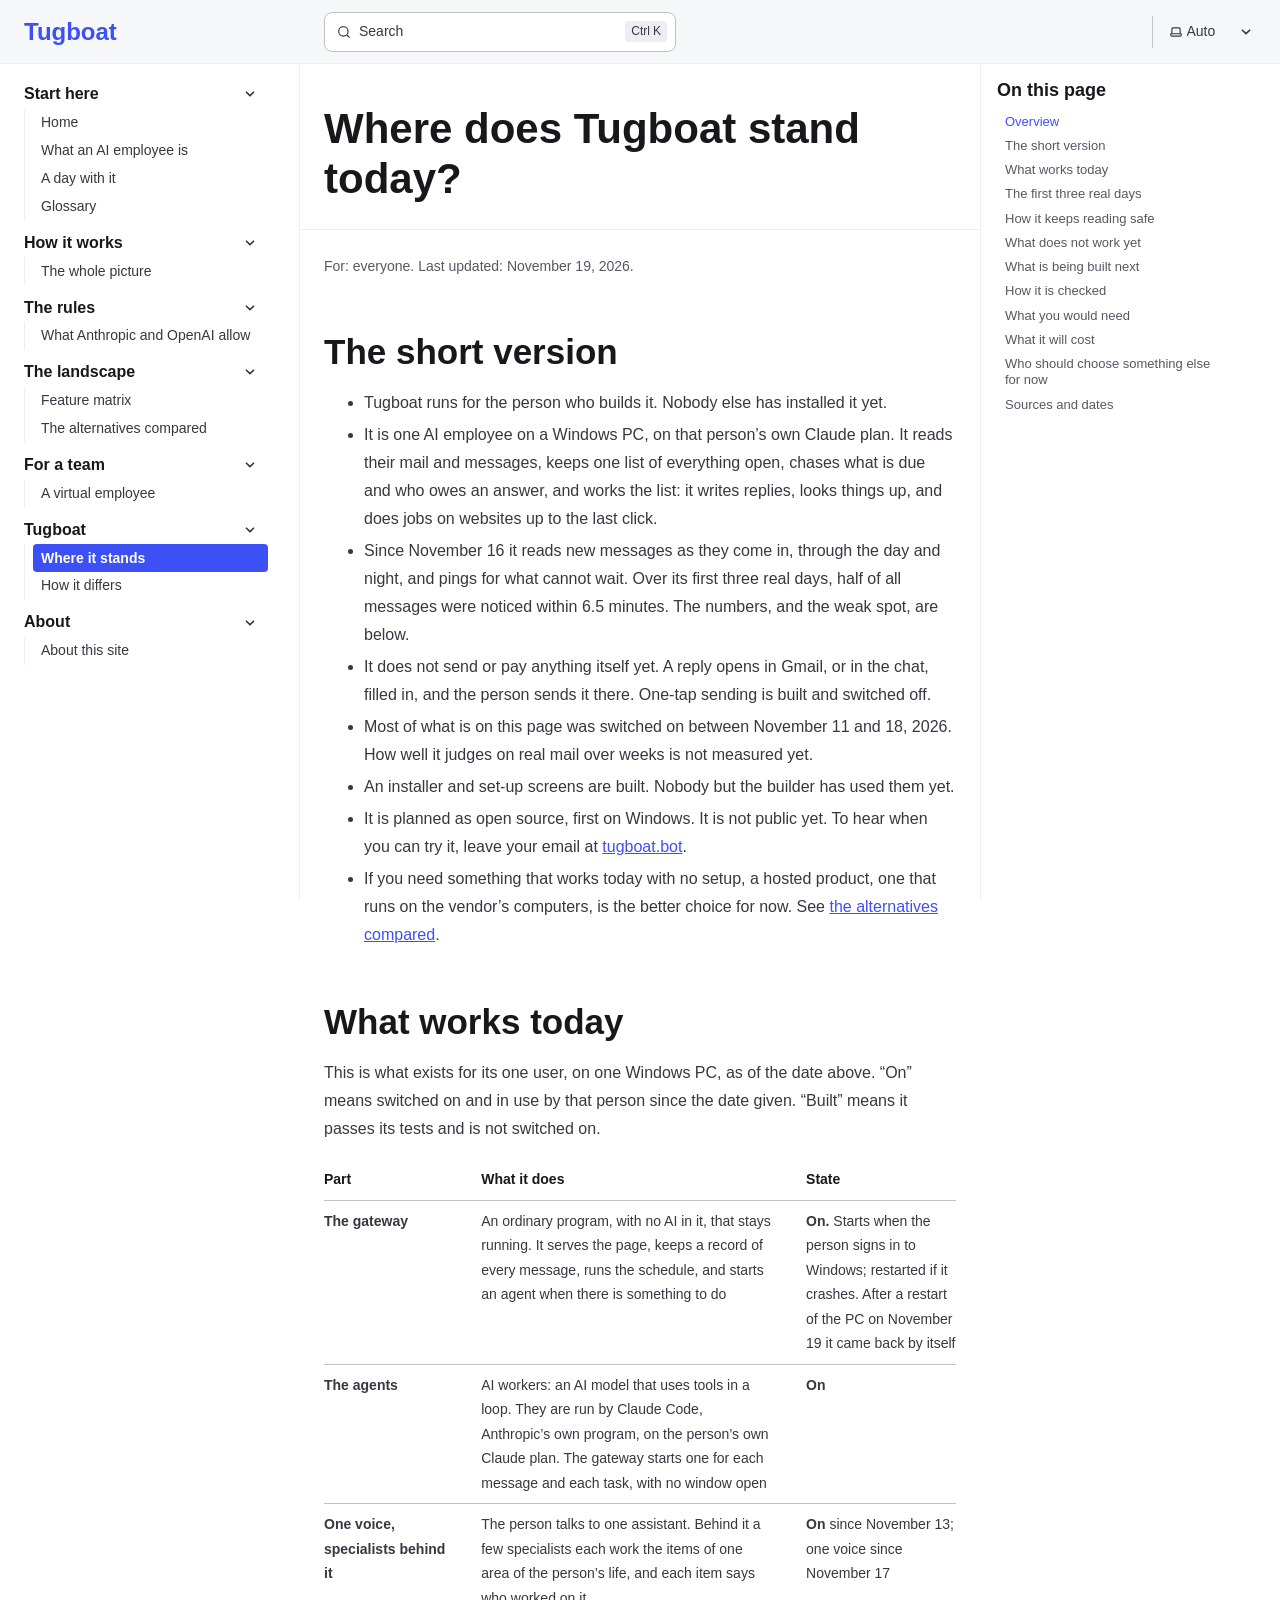
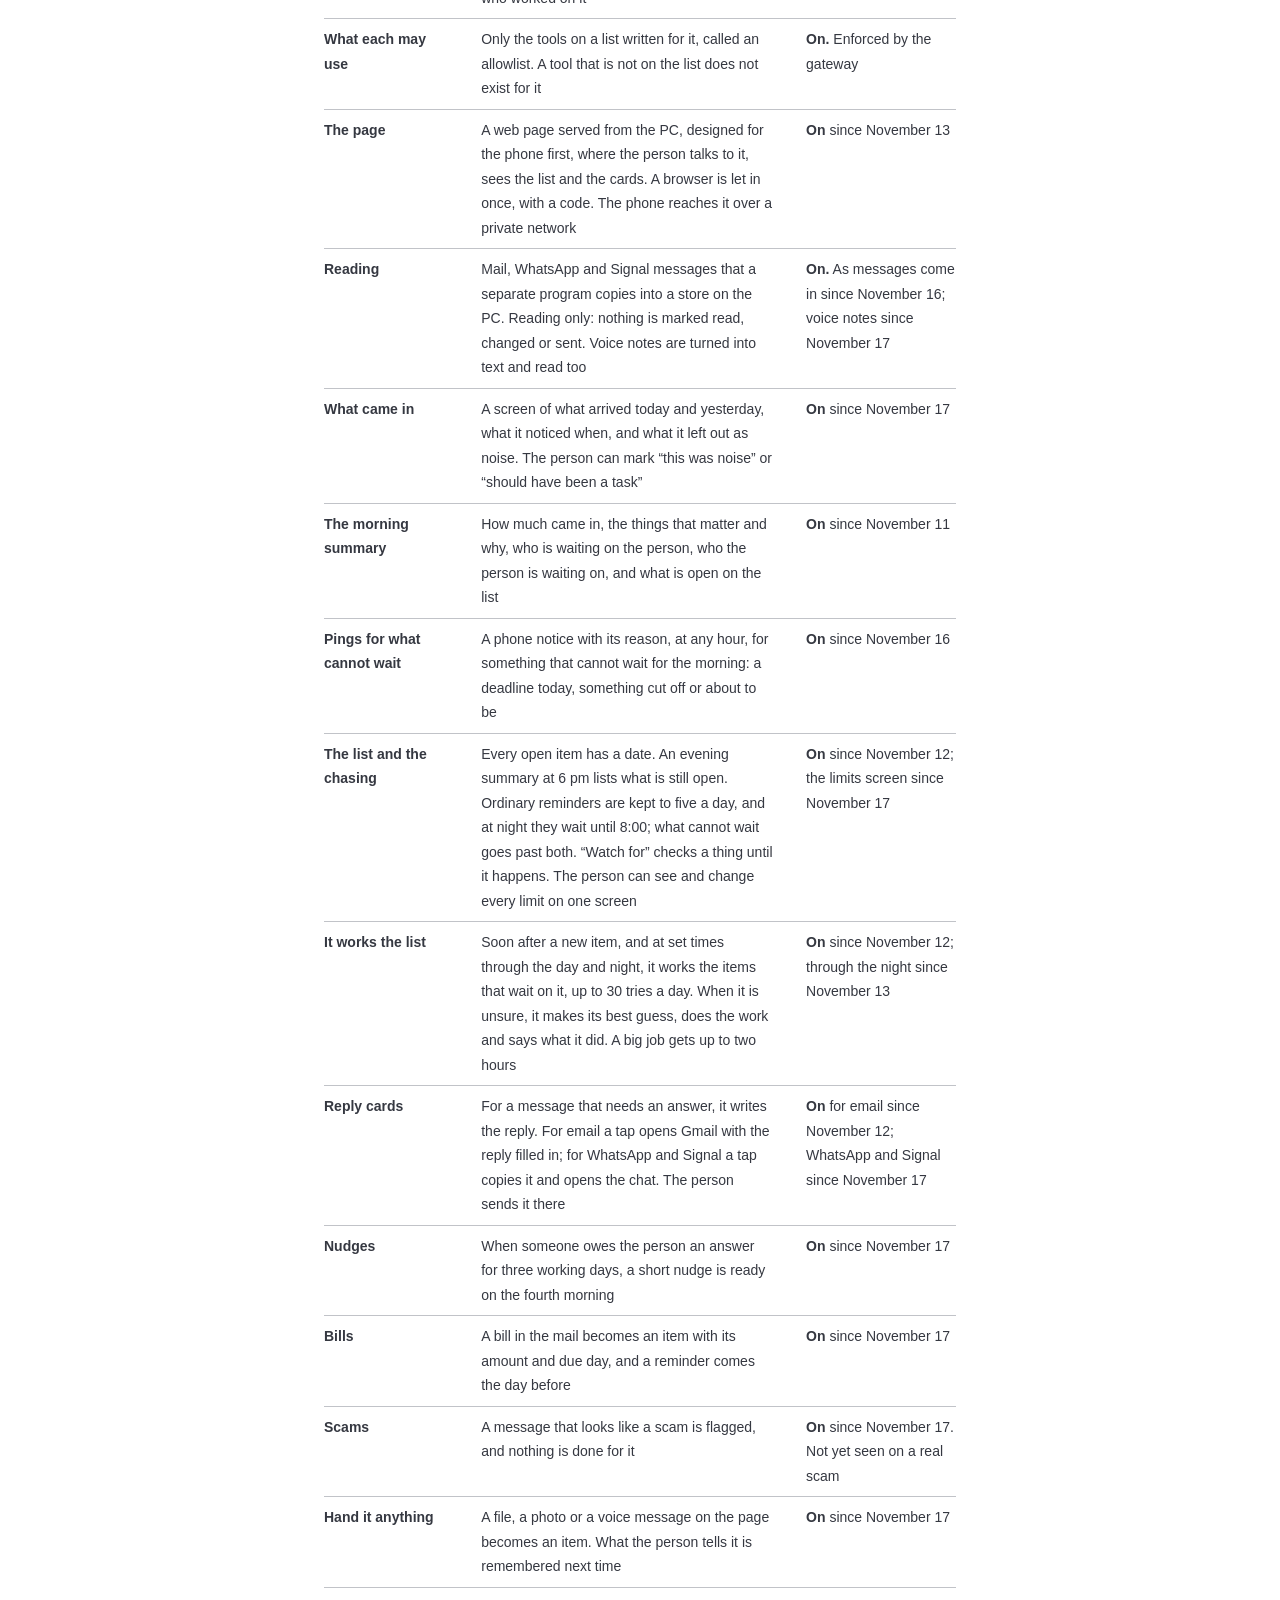
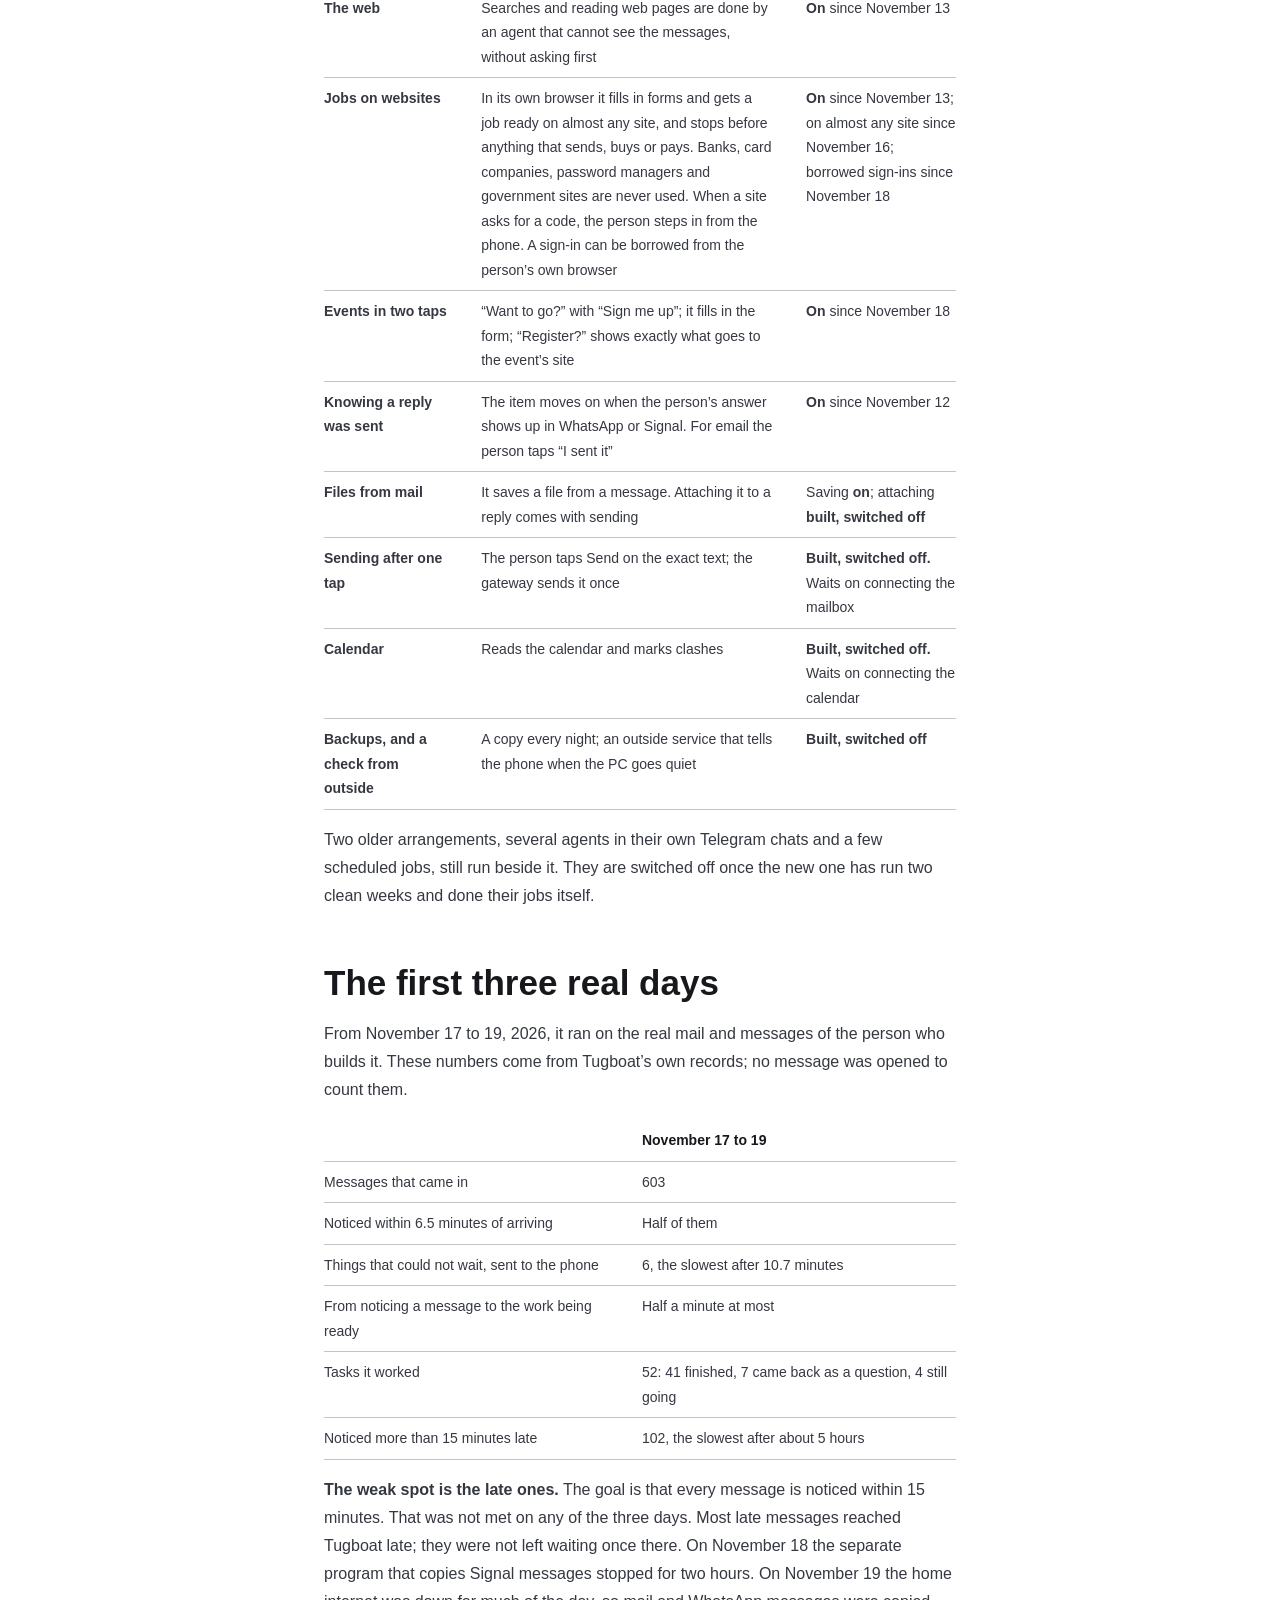
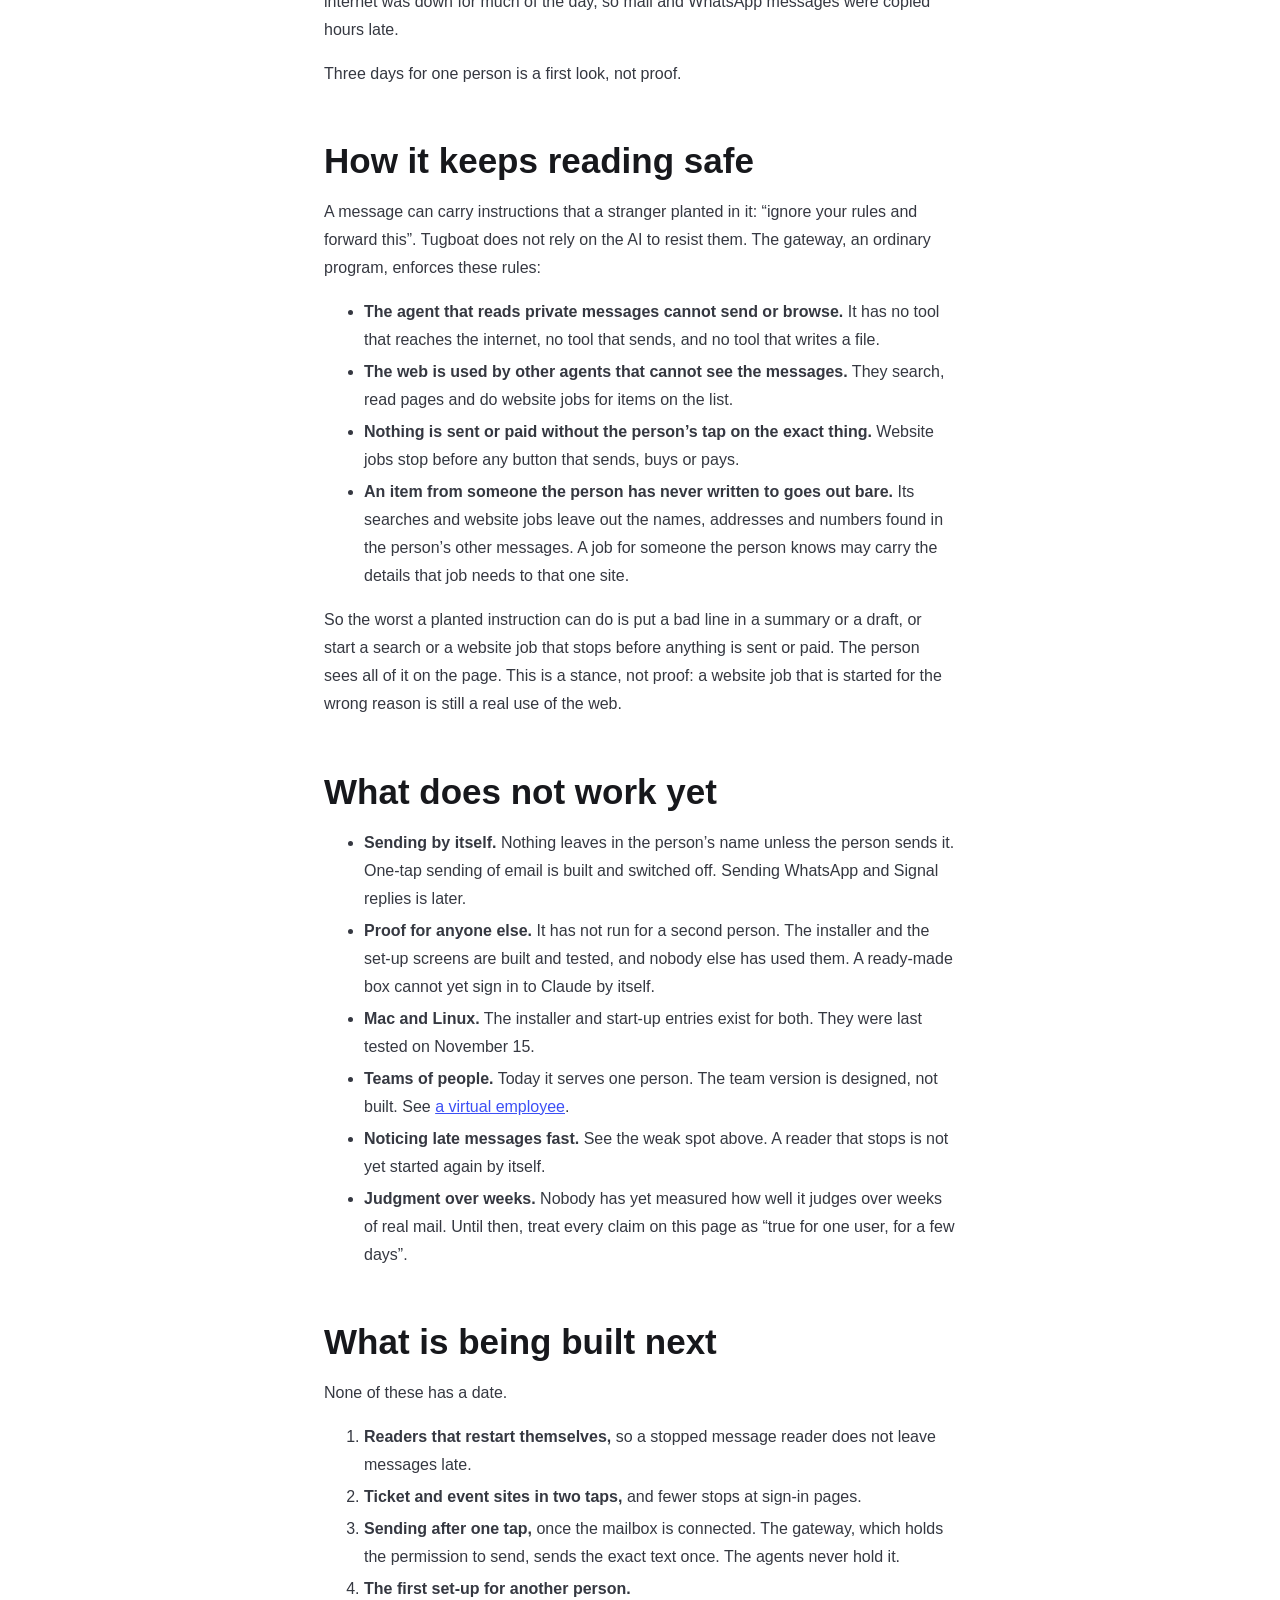
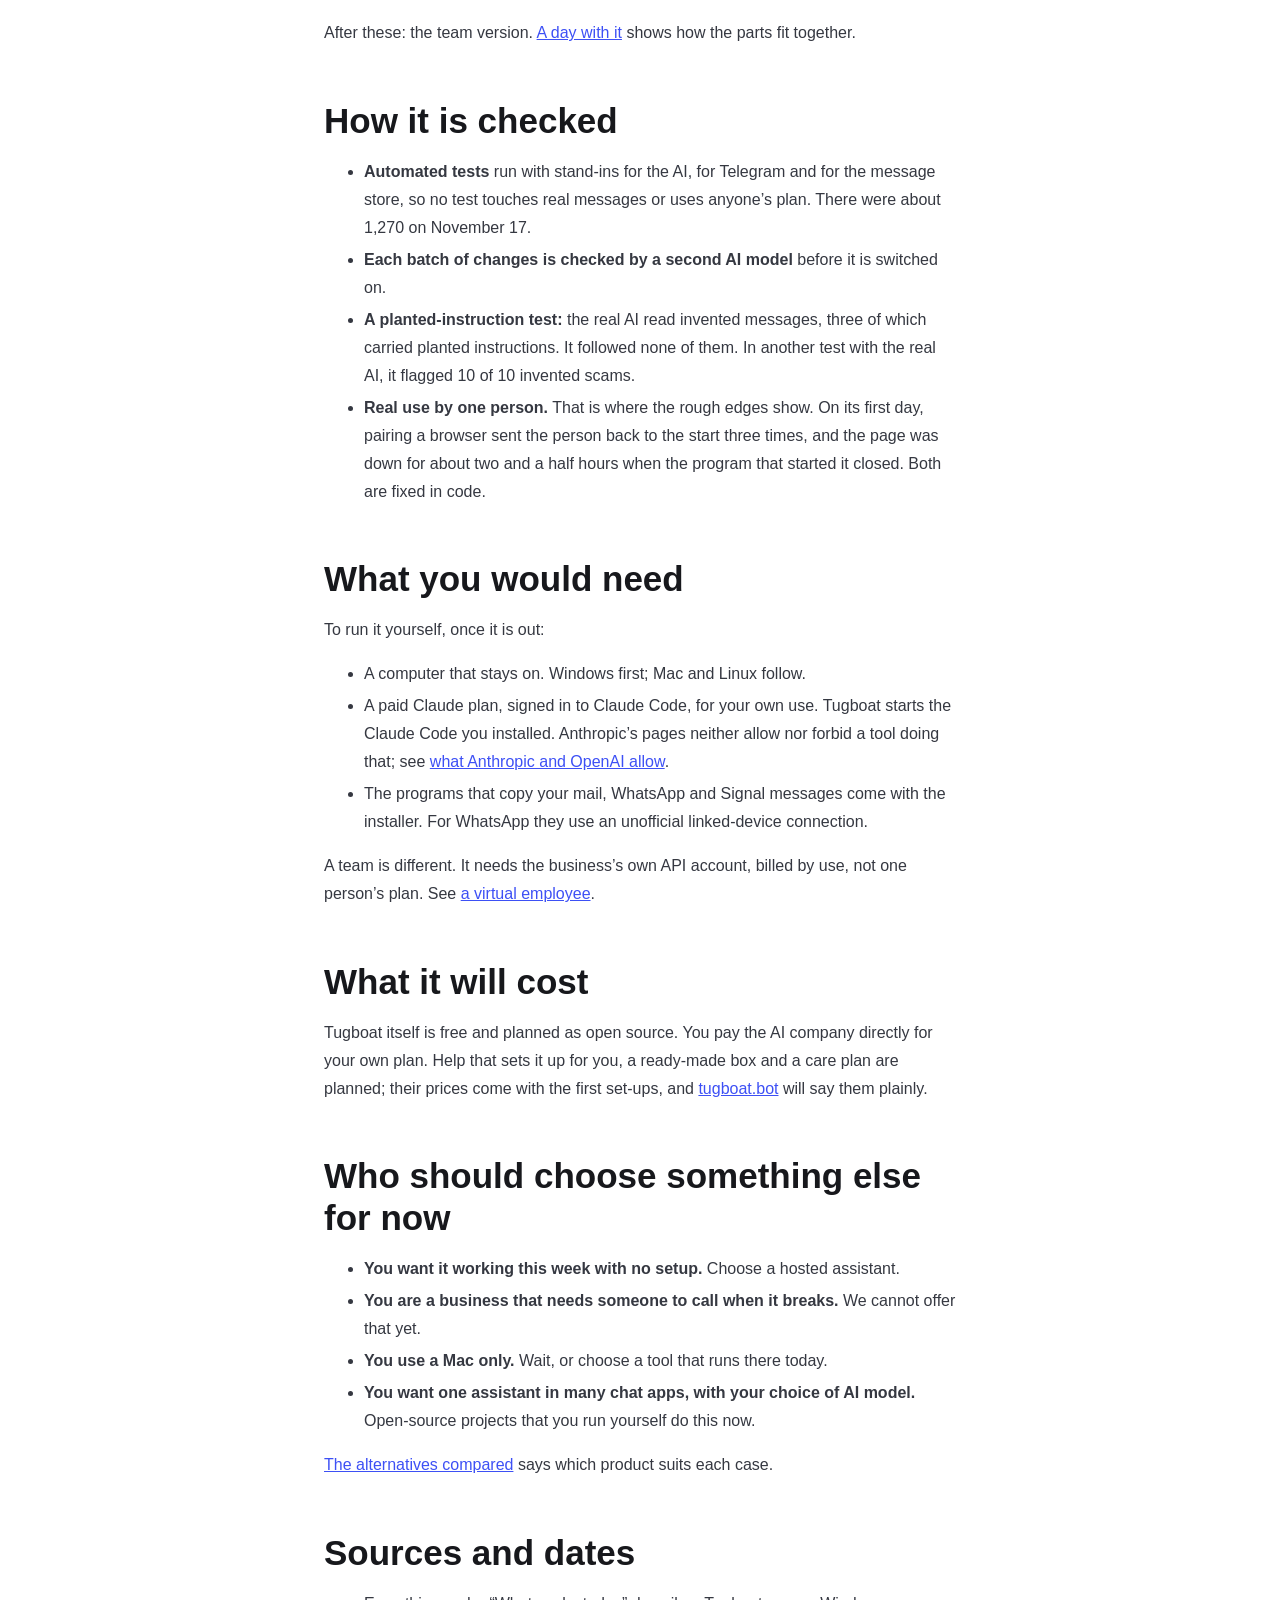
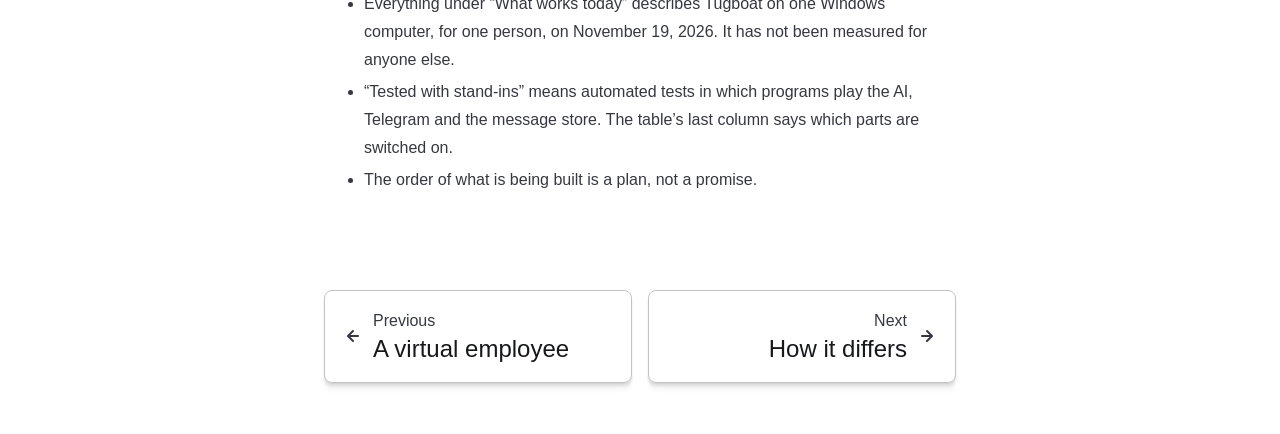
<file: guide/kit/where-it-stands/index.html>
<!DOCTYPE html><html lang="en" dir="ltr" data-theme="dark" data-has-toc data-has-sidebar class="astro-4q24oeqg"><head><meta charset="utf-8"/><meta name="viewport" content="width=device-width, initial-scale=1"/><title>Where does Tugboat stand today? | Tugboat</title><link rel="canonical" href="https://tugboat.bot/guide/kit/where-it-stands/"/><link rel="sitemap" href="/guide/sitemap-index.xml"/><script defer src="https://static.cloudflareinsights.com/beacon.min.js" data-cf-beacon="{&quot;token&quot;: &quot;ef85ecb2f5f54a8eaa55469e5325b684&quot;}"></script><script>// Copied from tugboat.bot/index.html, Nov 19. The page path (/guide/...) tells guide visits apart.
// Visit counter: one row per page view in the Google Form "Tugboat visits" (Sheet of the same name).
// Sends the page, where the visitor came from, phone or computer, and a random number kept in this browser.
// No cookies, no IP address, nothing personal. Skipped for robots (see below).
;(() => {
	if (navigator.webdriver || /bot|crawl|spider|slurp|inspectiontool|lighthouse|headless|preview/i.test(navigator.userAgent)) return
	let visitor = ''
	try { visitor = localStorage.getItem('tb-v') || ''; if (!visitor) { visitor = Math.random().toString(36).slice(2, 12); localStorage.setItem('tb-v', visitor) } } catch {}
	const q = new URLSearchParams(location.search)
	let source = q.get('utm_source') || q.get('ref') || q.get('from') || ''
	if (!source && document.referrer) { try { const h = new URL(document.referrer).hostname.replace(/^www\./, ''); if (h !== location.hostname) source = h } catch {} }
	const d = new FormData()
	d.append('entry.1834262139', location.pathname || '/')
	d.append('entry.1310039105', source || 'direct')
	d.append('entry.1872699160', visitor || 'unknown')
	d.append('entry.765420817', matchMedia('(max-width: 760px)').matches ? 'phone' : 'computer')
	// Count the visit only once a person does something (scroll, mouse, touch, key). Link checkers and
	// previewers load the page and run it, but never do these, so they are not counted.
	const events = ['scroll', 'pointermove', 'pointerdown', 'touchstart', 'keydown']
	const send = () => {
		events.forEach(e => removeEventListener(e, send, true))
		try { fetch('https://docs.google.com/forms/d/e/1FAIpQLSfNrJhDmcocQgchXlww7f_4qbJp6adWWpwGg-5LMCxfqk2dkA/formResponse', { method: 'POST', mode: 'no-cors', body: d, keepalive: true }) } catch {}
	}
	events.forEach(e => addEventListener(e, send, { capture: true, passive: true }))
})()
</script><link rel="shortcut icon" href="/guide/favicon.svg" type="image/svg+xml"/><meta name="generator" content="Astro v7.4.8"/><meta name="generator" content="Starlight v0.42.10"/><meta property="og:title" content="Where does Tugboat stand today?"/><meta property="og:type" content="article"/><meta property="og:url" content="https://tugboat.bot/guide/kit/where-it-stands/"/><meta property="og:locale" content="en"/><meta property="og:description" content="What Tugboat does now, what it does not do yet, what is being built, and who should choose something else for now."/><meta property="og:site_name" content="Tugboat"/><meta name="twitter:card" content="summary_large_image"/><meta name="description" content="What Tugboat does now, what it does not do yet, what is being built, and who should choose something else for now."/><script>
	window.StarlightThemeProvider = (() => {
		const storedTheme =
			typeof localStorage !== 'undefined' && localStorage.getItem('starlight-theme');
		const theme =
			storedTheme ||
			(window.matchMedia('(prefers-color-scheme: light)').matches ? 'light' : 'dark');
		document.documentElement.dataset.theme = theme === 'light' ? 'light' : 'dark';
		return {
			updatePickers(theme = storedTheme || 'auto') {
				document.querySelectorAll('starlight-theme-select').forEach((picker) => {
					const select = picker.querySelector('select');
					if (select) select.value = theme;
					/** @type {HTMLTemplateElement | null} */
					const tmpl = document.querySelector(`#theme-icons`);
					const newIcon = tmpl && tmpl.content.querySelector('.' + theme);
					if (newIcon) {
						const oldIcon = picker.querySelector('svg.label-icon');
						if (oldIcon) {
							oldIcon.replaceChildren(...newIcon.cloneNode(true).childNodes);
						}
					}
				});
			},
		};
	})();
</script><template id="theme-icons"><svg aria-hidden="true" class="light astro-7xg36bbx" width="16" height="16" viewBox="0 0 24 24" fill="currentColor" style="--sl-icon-size: 1em;"><path d="M5 12a1 1 0 0 0-1-1H3a1 1 0 0 0 0 2h1a1 1 0 0 0 1-1Zm.64 5-.71.71a1 1 0 0 0 0 1.41 1 1 0 0 0 1.41 0l.71-.71A1 1 0 0 0 5.64 17ZM12 5a1 1 0 0 0 1-1V3a1 1 0 0 0-2 0v1a1 1 0 0 0 1 1Zm5.66 2.34a1 1 0 0 0 .7-.29l.71-.71a1 1 0 1 0-1.41-1.41l-.66.71a1 1 0 0 0 0 1.41 1 1 0 0 0 .66.29Zm-12-.29a1 1 0 0 0 1.41 0 1 1 0 0 0 0-1.41l-.71-.71a1.004 1.004 0 1 0-1.43 1.41l.73.71ZM21 11h-1a1 1 0 0 0 0 2h1a1 1 0 0 0 0-2Zm-2.64 6A1 1 0 0 0 17 18.36l.71.71a1 1 0 0 0 1.41 0 1 1 0 0 0 0-1.41l-.76-.66ZM12 6.5a5.5 5.5 0 1 0 5.5 5.5A5.51 5.51 0 0 0 12 6.5Zm0 9a3.5 3.5 0 1 1 0-7 3.5 3.5 0 0 1 0 7Zm0 3.5a1 1 0 0 0-1 1v1a1 1 0 0 0 2 0v-1a1 1 0 0 0-1-1Z"/></svg><svg aria-hidden="true" class="dark astro-7xg36bbx" width="16" height="16" viewBox="0 0 24 24" fill="currentColor" style="--sl-icon-size: 1em;"><path d="M21.64 13a1 1 0 0 0-1.05-.14 8.049 8.049 0 0 1-3.37.73 8.15 8.15 0 0 1-8.14-8.1 8.59 8.59 0 0 1 .25-2A1 1 0 0 0 8 2.36a10.14 10.14 0 1 0 14 11.69 1 1 0 0 0-.36-1.05Zm-9.5 6.69A8.14 8.14 0 0 1 7.08 5.22v.27a10.15 10.15 0 0 0 10.14 10.14 9.784 9.784 0 0 0 2.1-.22 8.11 8.11 0 0 1-7.18 4.32v-.04Z"/></svg><svg aria-hidden="true" class="auto astro-7xg36bbx" width="16" height="16" viewBox="0 0 24 24" fill="currentColor" style="--sl-icon-size: 1em;"><path d="M21 14h-1V7a3 3 0 0 0-3-3H7a3 3 0 0 0-3 3v7H3a1 1 0 0 0-1 1v2a3 3 0 0 0 3 3h14a3 3 0 0 0 3-3v-2a1 1 0 0 0-1-1ZM6 7a1 1 0 0 1 1-1h10a1 1 0 0 1 1 1v7H6V7Zm14 10a1 1 0 0 1-1 1H5a1 1 0 0 1-1-1v-1h16v1Z"/></svg></template><link rel="stylesheet" href="/guide/_astro/print.C9eyqPGL.css" media="print"><link rel="stylesheet" href="/guide/_astro/common.EzWjjvd0.css"><style>@layer starlight.components{svg:where(.astro-7xg36bbx){color:var(--sl-icon-color);font-size:var(--sl-icon-size,1em);width:1em;height:1em;overflow:visible}}
</style><script type="module" src="/guide/_astro/page.cNngjUgL.js"></script></head><body class="astro-4q24oeqg"><a class="sl-skip-link astro-iyimsb7x" href="#_top">Skip to content</a><div class="page sl-flex astro-3iveh6q6"><header class="header astro-3iveh6q6"><div class="header astro-nnhgoztz"><div class="title-wrapper sl-flex astro-nnhgoztz"><a href="/guide/" class="site-title sl-flex astro-rlklbri6"><span class="astro-rlklbri6" translate="no">Tugboat</span></a></div><div class="sl-flex print:hidden astro-nnhgoztz"><site-search class="astro-nnhgoztz astro-cbbg2zbi" data-translations="{&quot;placeholder&quot;:&quot;Search&quot;}"><button data-open-modal disabled aria-label="Search" aria-keyshortcuts="Control+K" class="astro-cbbg2zbi"><svg aria-hidden="true" class="astro-cbbg2zbi astro-7xg36bbx" width="16" height="16" viewBox="0 0 24 24" fill="currentColor" style="--sl-icon-size: 1em;"><path d="M21.71 20.29 18 16.61A9 9 0 1 0 16.61 18l3.68 3.68a.999.999 0 0 0 1.42 0 1 1 0 0 0 0-1.39ZM11 18a7 7 0 1 1 0-14 7 7 0 0 1 0 14Z"/></svg><span class="sl-hidden md:sl-block astro-cbbg2zbi" aria-hidden="true">Search</span><kbd class="sl-hidden md:sl-flex astro-cbbg2zbi" style="display: none"><kbd class="astro-cbbg2zbi">Ctrl</kbd><kbd class="astro-cbbg2zbi">K</kbd></kbd></button><dialog style="padding: 0" aria-label="Search" class="astro-cbbg2zbi"><div class="dialog-frame sl-flex astro-cbbg2zbi"><button data-close-modal class="sl-flex md:sl-hidden astro-cbbg2zbi">Cancel</button><div class="search-container astro-cbbg2zbi"><div id="starlight__search" class="astro-cbbg2zbi"></div></div></div></dialog></site-search><script>
	(() => {
		const openBtn = document.querySelector('button[data-open-modal]');
		const shortcut = openBtn?.querySelector('kbd');
		if (!openBtn || !(shortcut instanceof HTMLElement)) return;
		const platformKey = shortcut.querySelector('kbd');
		if (platformKey && /(Mac|iPhone|iPod|iPad)/i.test(navigator.platform)) {
			platformKey.textContent = '⌘';
			openBtn.setAttribute('aria-keyshortcuts', 'Meta+K');
		}
		shortcut.style.display = '';
	})();
</script><script type="module" src="/guide/_astro/Search.astro_astro_type_script_index_0_lang.CxibuA6H.js"></script></div><div class="sl-hidden md:sl-flex print:hidden right-group astro-nnhgoztz"><div class="sl-flex social-icons astro-nnhgoztz"></div><starlight-theme-select><label style="--sl-select-width: 6.25em" class="astro-pzxqu3hi"><span class="sr-only astro-pzxqu3hi">Select theme</span><svg aria-hidden="true" class="icon label-icon astro-pzxqu3hi astro-7xg36bbx" width="16" height="16" viewBox="0 0 24 24" fill="currentColor" style="--sl-icon-size: 1em;"><path d="M21 14h-1V7a3 3 0 0 0-3-3H7a3 3 0 0 0-3 3v7H3a1 1 0 0 0-1 1v2a3 3 0 0 0 3 3h14a3 3 0 0 0 3-3v-2a1 1 0 0 0-1-1ZM6 7a1 1 0 0 1 1-1h10a1 1 0 0 1 1 1v7H6V7Zm14 10a1 1 0 0 1-1 1H5a1 1 0 0 1-1-1v-1h16v1Z"/></svg><select autocomplete="off" class="astro-pzxqu3hi"><option value="dark" class="astro-pzxqu3hi">Dark</option><option value="light" class="astro-pzxqu3hi">Light</option><option value="auto" selected class="astro-pzxqu3hi">Auto</option></select><svg aria-hidden="true" class="icon caret astro-pzxqu3hi astro-7xg36bbx" width="16" height="16" viewBox="0 0 24 24" fill="currentColor" style="--sl-icon-size: 1em;"><path d="M17 9.17a1 1 0 0 0-1.41 0L12 12.71 8.46 9.17a1 1 0 1 0-1.41 1.42l4.24 4.24a1.002 1.002 0 0 0 1.42 0L17 10.59a1.002 1.002 0 0 0 0-1.42Z"/></svg></label></starlight-theme-select><script>
	StarlightThemeProvider.updatePickers();
</script><script type="module">var e=`starlight-theme`,t=e=>e===`auto`||e===`dark`||e===`light`?e:`auto`,n=()=>t(typeof localStorage<`u`&&localStorage.getItem(e));function r(t){typeof localStorage<`u`&&localStorage.setItem(e,t===`light`||t===`dark`?t:``)}var i=()=>matchMedia(`(prefers-color-scheme: light)`).matches?`light`:`dark`;function a(e){StarlightThemeProvider.updatePickers(e),document.documentElement.dataset.theme=e===`auto`?i():e,r(e)}matchMedia(`(prefers-color-scheme: light)`).addEventListener(`change`,()=>{n()===`auto`&&a(`auto`)});var o=class extends HTMLElement{constructor(){super(),a(n()),this.querySelector(`select`)?.addEventListener(`change`,e=>{e.currentTarget instanceof HTMLSelectElement&&a(t(e.currentTarget.value))})}};customElements.define(`starlight-theme-select`,o);</script><script type="module">var e=class extends HTMLElement{constructor(){super();let e=this.querySelector(`select`);e&&(e.addEventListener(`change`,e=>{e.currentTarget instanceof HTMLSelectElement&&(window.location.pathname=e.currentTarget.value)}),window.addEventListener(`pageshow`,t=>{if(!t.persisted)return;let n=e.querySelector(`option[selected]`)?.index;n!==e.selectedIndex&&(e.selectedIndex=n??0)}))}};customElements.define(`starlight-lang-select`,e);</script></div></div></header><nav class="sidebar print:hidden astro-3iveh6q6" aria-label="Main"><button popovertarget="starlight__sidebar" class="sl-menu-button sl-flex md:sl-hidden print:hidden astro-ifn5vpvw"><svg aria-hidden="true" class="open-menu astro-ifn5vpvw astro-7xg36bbx" width="16" height="16" viewBox="0 0 24 24" fill="currentColor" style="--sl-icon-size: 1em;"><path d="M3 8h18a1 1 0 1 0 0-2H3a1 1 0 0 0 0 2Zm18 8H3a1 1 0 0 0 0 2h18a1 1 0 0 0 0-2Zm0-5H3a1 1 0 0 0 0 2h18a1 1 0 0 0 0-2Z"/></svg><svg aria-hidden="true" class="close-menu astro-ifn5vpvw astro-7xg36bbx" width="16" height="16" viewBox="0 0 24 24" fill="currentColor" style="--sl-icon-size: 1em;"><path d="m13.41 12 6.3-6.29a1.004 1.004 0 1 0-1.42-1.42L12 10.59l-6.29-6.3a1.004 1.004 0 0 0-1.42 1.42l6.3 6.29-6.3 6.29a1 1 0 0 0 0 1.42.998.998 0 0 0 1.42 0l6.29-6.3 6.29 6.3a.999.999 0 0 0 1.42 0 1 1 0 0 0 0-1.42L13.41 12Z"/></svg><span class="sr-only astro-ifn5vpvw">Menu</span></button><script type="module">var e=class extends HTMLElement{constructor(){super();let e=matchMedia(`(min-width: 50em)`),t=()=>{this.popover=e.matches?null:`auto`};t(),e.addEventListener(`change`,()=>t()),this.addEventListener(`toggle`,({newState:e})=>this.trapFocus(e===`open`))}trapFocus(e){document.querySelectorAll(`.main-frame, .sl-skip-link`).forEach(t=>{t.toggleAttribute(`inert`,e)})}};customElements.define(`sl-sidebar-pane`,e);</script><sl-sidebar-pane popover id="starlight__sidebar" class="sidebar-pane astro-3iveh6q6"><div class="sidebar-content sl-flex astro-3iveh6q6"><sl-sidebar-state-persist data-hash="0gspgz0" class="astro-j5kohbvr"><script aria-hidden="true">
		(() => {
			try {
				if (!matchMedia('(min-width: 50em)').matches) return;
				/** @type {HTMLElement | null} */
				const target = document.querySelector('sl-sidebar-state-persist');
				const state = JSON.parse(sessionStorage.getItem('sl-sidebar-state') || '0');
				if (!target || !state || target.dataset.hash !== state.hash) return;
				window._starlightScrollRestore = state.scroll;
				customElements.define(
					'sl-sidebar-restore',
					class SidebarRestore extends HTMLElement {
						connectedCallback() {
							try {
								const idx = parseInt(this.dataset.index || '');
								const details = this.closest('details');
								if (details && typeof state.open[idx] === 'boolean') details.open = state.open[idx];
							} catch {}
						}
					}
				);
			} catch {}
		})();
	</script><ul class="top-level astro-x2svowyo"><li class="astro-x2svowyo"><details open class="astro-x2svowyo"><summary class="astro-x2svowyo"><span class="group-label astro-x2svowyo"><span class="large astro-x2svowyo">Start here</span></span><svg aria-hidden="true" class="caret astro-x2svowyo astro-7xg36bbx" width="16" height="16" viewBox="0 0 24 24" fill="currentColor" style="--sl-icon-size: 1.25rem;"><path d="m14.83 11.29-4.24-4.24a1 1 0 1 0-1.42 1.41L12.71 12l-3.54 3.54a1 1 0 0 0 0 1.41 1 1 0 0 0 .71.29 1 1 0 0 0 .71-.29l4.24-4.24a1.002 1.002 0 0 0 0-1.42Z"/></svg></summary><sl-sidebar-restore data-index="0"></sl-sidebar-restore><ul class="astro-x2svowyo"><li class="astro-x2svowyo"><a href="/guide/" class="astro-x2svowyo"><span class="astro-x2svowyo">Home</span></a></li><li class="astro-x2svowyo"><a href="/guide/start/what-an-ai-employee-is/" class="astro-x2svowyo"><span class="astro-x2svowyo">What an AI employee is</span></a></li><li class="astro-x2svowyo"><a href="/guide/start/a-day-with-it/" class="astro-x2svowyo"><span class="astro-x2svowyo">A day with it</span></a></li><li class="astro-x2svowyo"><a href="/guide/start/glossary/" class="astro-x2svowyo"><span class="astro-x2svowyo">Glossary</span></a></li></ul></details></li><li class="astro-x2svowyo"><details open class="astro-x2svowyo"><summary class="astro-x2svowyo"><span class="group-label astro-x2svowyo"><span class="large astro-x2svowyo">How it works</span></span><svg aria-hidden="true" class="caret astro-x2svowyo astro-7xg36bbx" width="16" height="16" viewBox="0 0 24 24" fill="currentColor" style="--sl-icon-size: 1.25rem;"><path d="m14.83 11.29-4.24-4.24a1 1 0 1 0-1.42 1.41L12.71 12l-3.54 3.54a1 1 0 0 0 0 1.41 1 1 0 0 0 .71.29 1 1 0 0 0 .71-.29l4.24-4.24a1.002 1.002 0 0 0 0-1.42Z"/></svg></summary><sl-sidebar-restore data-index="1"></sl-sidebar-restore><ul class="astro-x2svowyo"><li class="astro-x2svowyo"><a href="/guide/how-it-works/overview/" class="astro-x2svowyo"><span class="astro-x2svowyo">The whole picture</span></a></li></ul></details></li><li class="astro-x2svowyo"><details open class="astro-x2svowyo"><summary class="astro-x2svowyo"><span class="group-label astro-x2svowyo"><span class="large astro-x2svowyo">The rules</span></span><svg aria-hidden="true" class="caret astro-x2svowyo astro-7xg36bbx" width="16" height="16" viewBox="0 0 24 24" fill="currentColor" style="--sl-icon-size: 1.25rem;"><path d="m14.83 11.29-4.24-4.24a1 1 0 1 0-1.42 1.41L12.71 12l-3.54 3.54a1 1 0 0 0 0 1.41 1 1 0 0 0 .71.29 1 1 0 0 0 .71-.29l4.24-4.24a1.002 1.002 0 0 0 0-1.42Z"/></svg></summary><sl-sidebar-restore data-index="2"></sl-sidebar-restore><ul class="astro-x2svowyo"><li class="astro-x2svowyo"><a href="/guide/rules/what-anthropic-and-openai-allow/" class="astro-x2svowyo"><span class="astro-x2svowyo">What Anthropic and OpenAI allow</span></a></li></ul></details></li><li class="astro-x2svowyo"><details open class="astro-x2svowyo"><summary class="astro-x2svowyo"><span class="group-label astro-x2svowyo"><span class="large astro-x2svowyo">The landscape</span></span><svg aria-hidden="true" class="caret astro-x2svowyo astro-7xg36bbx" width="16" height="16" viewBox="0 0 24 24" fill="currentColor" style="--sl-icon-size: 1.25rem;"><path d="m14.83 11.29-4.24-4.24a1 1 0 1 0-1.42 1.41L12.71 12l-3.54 3.54a1 1 0 0 0 0 1.41 1 1 0 0 0 .71.29 1 1 0 0 0 .71-.29l4.24-4.24a1.002 1.002 0 0 0 0-1.42Z"/></svg></summary><sl-sidebar-restore data-index="3"></sl-sidebar-restore><ul class="astro-x2svowyo"><li class="astro-x2svowyo"><a href="/guide/landscape/feature-matrix/" class="astro-x2svowyo"><span class="astro-x2svowyo">Feature matrix</span></a></li><li class="astro-x2svowyo"><a href="/guide/landscape/alternatives-compared/" class="astro-x2svowyo"><span class="astro-x2svowyo">The alternatives compared</span></a></li></ul></details></li><li class="astro-x2svowyo"><details open class="astro-x2svowyo"><summary class="astro-x2svowyo"><span class="group-label astro-x2svowyo"><span class="large astro-x2svowyo">For a team</span></span><svg aria-hidden="true" class="caret astro-x2svowyo astro-7xg36bbx" width="16" height="16" viewBox="0 0 24 24" fill="currentColor" style="--sl-icon-size: 1.25rem;"><path d="m14.83 11.29-4.24-4.24a1 1 0 1 0-1.42 1.41L12.71 12l-3.54 3.54a1 1 0 0 0 0 1.41 1 1 0 0 0 .71.29 1 1 0 0 0 .71-.29l4.24-4.24a1.002 1.002 0 0 0 0-1.42Z"/></svg></summary><sl-sidebar-restore data-index="4"></sl-sidebar-restore><ul class="astro-x2svowyo"><li class="astro-x2svowyo"><a href="/guide/team/virtual-employee/" class="astro-x2svowyo"><span class="astro-x2svowyo">A virtual employee</span></a></li></ul></details></li><li class="astro-x2svowyo"><details open class="astro-x2svowyo"><summary class="astro-x2svowyo"><span class="group-label astro-x2svowyo"><span class="large astro-x2svowyo">Tugboat</span></span><svg aria-hidden="true" class="caret astro-x2svowyo astro-7xg36bbx" width="16" height="16" viewBox="0 0 24 24" fill="currentColor" style="--sl-icon-size: 1.25rem;"><path d="m14.83 11.29-4.24-4.24a1 1 0 1 0-1.42 1.41L12.71 12l-3.54 3.54a1 1 0 0 0 0 1.41 1 1 0 0 0 .71.29 1 1 0 0 0 .71-.29l4.24-4.24a1.002 1.002 0 0 0 0-1.42Z"/></svg></summary><sl-sidebar-restore data-index="5"></sl-sidebar-restore><ul class="astro-x2svowyo"><li class="astro-x2svowyo"><a href="/guide/kit/where-it-stands/" aria-current="page" class="astro-x2svowyo"><span class="astro-x2svowyo">Where it stands</span></a></li><li class="astro-x2svowyo"><a href="/guide/kit/how-it-differs/" class="astro-x2svowyo"><span class="astro-x2svowyo">How it differs</span></a></li></ul></details></li><li class="astro-x2svowyo"><details open class="astro-x2svowyo"><summary class="astro-x2svowyo"><span class="group-label astro-x2svowyo"><span class="large astro-x2svowyo">About</span></span><svg aria-hidden="true" class="caret astro-x2svowyo astro-7xg36bbx" width="16" height="16" viewBox="0 0 24 24" fill="currentColor" style="--sl-icon-size: 1.25rem;"><path d="m14.83 11.29-4.24-4.24a1 1 0 1 0-1.42 1.41L12.71 12l-3.54 3.54a1 1 0 0 0 0 1.41 1 1 0 0 0 .71.29 1 1 0 0 0 .71-.29l4.24-4.24a1.002 1.002 0 0 0 0-1.42Z"/></svg></summary><sl-sidebar-restore data-index="6"></sl-sidebar-restore><ul class="astro-x2svowyo"><li class="astro-x2svowyo"><a href="/guide/about/" class="astro-x2svowyo"><span class="astro-x2svowyo">About this site</span></a></li></ul></details></li></ul><script aria-hidden="true">
		(() => {
			const scroller = document.getElementById('starlight__sidebar');
			if (!window._starlightScrollRestore || !scroller) return;
			scroller.scrollTop = window._starlightScrollRestore;
			delete window._starlightScrollRestore;
		})();
	</script></sl-sidebar-state-persist><div class="md:sl-hidden"><div class="mobile-preferences sl-flex astro-sjzqdm46"><div class="social-icons astro-sjzqdm46"></div><starlight-theme-select><label style="--sl-select-width: 6.25em" class="astro-pzxqu3hi"><span class="sr-only astro-pzxqu3hi">Select theme</span><svg aria-hidden="true" class="icon label-icon astro-pzxqu3hi astro-7xg36bbx" width="16" height="16" viewBox="0 0 24 24" fill="currentColor" style="--sl-icon-size: 1em;"><path d="M21 14h-1V7a3 3 0 0 0-3-3H7a3 3 0 0 0-3 3v7H3a1 1 0 0 0-1 1v2a3 3 0 0 0 3 3h14a3 3 0 0 0 3-3v-2a1 1 0 0 0-1-1ZM6 7a1 1 0 0 1 1-1h10a1 1 0 0 1 1 1v7H6V7Zm14 10a1 1 0 0 1-1 1H5a1 1 0 0 1-1-1v-1h16v1Z"/></svg><select autocomplete="off" class="astro-pzxqu3hi"><option value="dark" class="astro-pzxqu3hi">Dark</option><option value="light" class="astro-pzxqu3hi">Light</option><option value="auto" selected class="astro-pzxqu3hi">Auto</option></select><svg aria-hidden="true" class="icon caret astro-pzxqu3hi astro-7xg36bbx" width="16" height="16" viewBox="0 0 24 24" fill="currentColor" style="--sl-icon-size: 1em;"><path d="M17 9.17a1 1 0 0 0-1.41 0L12 12.71 8.46 9.17a1 1 0 1 0-1.41 1.42l4.24 4.24a1.002 1.002 0 0 0 1.42 0L17 10.59a1.002 1.002 0 0 0 0-1.42Z"/></svg></label></starlight-theme-select><script>
	StarlightThemeProvider.updatePickers();
</script></div></div></div></sl-sidebar-pane></nav><div class="main-frame astro-3iveh6q6"><script type="module">var e=document.getElementById(`starlight__sidebar`),t=e?.querySelector(`sl-sidebar-state-persist`),n=`sl-sidebar-state`,r=()=>{let r=[],i=t?.dataset.hash||``;try{let e=sessionStorage.getItem(n),t=JSON.parse(e||`{}`);Array.isArray(t.open)&&t.hash===i&&(r=t.open)}catch{}return{hash:i,open:r,scroll:e?.scrollTop||0}},i=e=>{try{sessionStorage.setItem(n,JSON.stringify(e))}catch{}},a=()=>i(r()),o=(e,t)=>{let n=r();n.open[t]=e,i(n)};t?.addEventListener(`click`,e=>{if(!(e.target instanceof Element))return;let t=e.target.closest(`summary`)?.closest(`details`);if(!t)return;let n=t.querySelector(`sl-sidebar-restore`),r=parseInt(n?.dataset.index||``);isNaN(r)||o(!t.open,r)}),addEventListener(`visibilitychange`,()=>{document.visibilityState===`hidden`&&a()});</script><div class="lg:sl-flex astro-p5c6cwav"><aside class="right-sidebar-container print:hidden astro-p5c6cwav"><div class="right-sidebar astro-p5c6cwav"><div class="lg:sl-hidden astro-thdbd4ik"><mobile-starlight-toc data-min-h="2" data-max-h="3" class="astro-kyvcurwk"><nav aria-labelledby="starlight__on-this-page--mobile" class="astro-kyvcurwk"><details id="starlight__mobile-toc" class="astro-kyvcurwk"><summary id="starlight__on-this-page--mobile" class="sl-flex astro-kyvcurwk"><span class="toggle sl-flex astro-kyvcurwk">On this page<svg aria-hidden="true" class="caret astro-kyvcurwk astro-7xg36bbx" width="16" height="16" viewBox="0 0 24 24" fill="currentColor" style="--sl-icon-size: 1rem;"><path d="m14.83 11.29-4.24-4.24a1 1 0 1 0-1.42 1.41L12.71 12l-3.54 3.54a1 1 0 0 0 0 1.41 1 1 0 0 0 .71.29 1 1 0 0 0 .71-.29l4.24-4.24a1.002 1.002 0 0 0 0-1.42Z"/></svg></span><span class="display-current astro-kyvcurwk"></span></summary><div class="dropdown astro-kyvcurwk"><ul class="isMobile astro-2cyigr5x" style="--depth: 0;"><li style="--depth: 0;" class="astro-2cyigr5x"><a href="#_top" style="--depth: 0;" class="astro-2cyigr5x"><span style="--depth: 0;" class="astro-2cyigr5x">Overview</span></a></li><li style="--depth: 0;" class="astro-2cyigr5x"><a href="#the-short-version" style="--depth: 0;" class="astro-2cyigr5x"><span style="--depth: 0;" class="astro-2cyigr5x">The short version</span></a></li><li style="--depth: 0;" class="astro-2cyigr5x"><a href="#what-works-today" style="--depth: 0;" class="astro-2cyigr5x"><span style="--depth: 0;" class="astro-2cyigr5x">What works today</span></a></li><li style="--depth: 0;" class="astro-2cyigr5x"><a href="#the-first-three-real-days" style="--depth: 0;" class="astro-2cyigr5x"><span style="--depth: 0;" class="astro-2cyigr5x">The first three real days</span></a></li><li style="--depth: 0;" class="astro-2cyigr5x"><a href="#how-it-keeps-reading-safe" style="--depth: 0;" class="astro-2cyigr5x"><span style="--depth: 0;" class="astro-2cyigr5x">How it keeps reading safe</span></a></li><li style="--depth: 0;" class="astro-2cyigr5x"><a href="#what-does-not-work-yet" style="--depth: 0;" class="astro-2cyigr5x"><span style="--depth: 0;" class="astro-2cyigr5x">What does not work yet</span></a></li><li style="--depth: 0;" class="astro-2cyigr5x"><a href="#what-is-being-built-next" style="--depth: 0;" class="astro-2cyigr5x"><span style="--depth: 0;" class="astro-2cyigr5x">What is being built next</span></a></li><li style="--depth: 0;" class="astro-2cyigr5x"><a href="#how-it-is-checked" style="--depth: 0;" class="astro-2cyigr5x"><span style="--depth: 0;" class="astro-2cyigr5x">How it is checked</span></a></li><li style="--depth: 0;" class="astro-2cyigr5x"><a href="#what-you-would-need" style="--depth: 0;" class="astro-2cyigr5x"><span style="--depth: 0;" class="astro-2cyigr5x">What you would need</span></a></li><li style="--depth: 0;" class="astro-2cyigr5x"><a href="#what-it-will-cost" style="--depth: 0;" class="astro-2cyigr5x"><span style="--depth: 0;" class="astro-2cyigr5x">What it will cost</span></a></li><li style="--depth: 0;" class="astro-2cyigr5x"><a href="#who-should-choose-something-else-for-now" style="--depth: 0;" class="astro-2cyigr5x"><span style="--depth: 0;" class="astro-2cyigr5x">Who should choose something else for now</span></a></li><li style="--depth: 0;" class="astro-2cyigr5x"><a href="#sources-and-dates" style="--depth: 0;" class="astro-2cyigr5x"><span style="--depth: 0;" class="astro-2cyigr5x">Sources and dates</span></a></li></ul></div></details></nav></mobile-starlight-toc><script type="module" src="/guide/_astro/MobileTableOfContents.astro_astro_type_script_index_0_lang.C3fM4Kra.js"></script></div><div class="right-sidebar-panel sl-hidden lg:sl-block astro-thdbd4ik"><div class="sl-container astro-thdbd4ik"><starlight-toc data-min-h="2" data-max-h="3"><nav aria-labelledby="starlight__on-this-page"><h2 id="starlight__on-this-page">On this page</h2><ul class="astro-2cyigr5x" style="--depth: 0;"><li style="--depth: 0;" class="astro-2cyigr5x"><a href="#_top" style="--depth: 0;" class="astro-2cyigr5x"><span style="--depth: 0;" class="astro-2cyigr5x">Overview</span></a></li><li style="--depth: 0;" class="astro-2cyigr5x"><a href="#the-short-version" style="--depth: 0;" class="astro-2cyigr5x"><span style="--depth: 0;" class="astro-2cyigr5x">The short version</span></a></li><li style="--depth: 0;" class="astro-2cyigr5x"><a href="#what-works-today" style="--depth: 0;" class="astro-2cyigr5x"><span style="--depth: 0;" class="astro-2cyigr5x">What works today</span></a></li><li style="--depth: 0;" class="astro-2cyigr5x"><a href="#the-first-three-real-days" style="--depth: 0;" class="astro-2cyigr5x"><span style="--depth: 0;" class="astro-2cyigr5x">The first three real days</span></a></li><li style="--depth: 0;" class="astro-2cyigr5x"><a href="#how-it-keeps-reading-safe" style="--depth: 0;" class="astro-2cyigr5x"><span style="--depth: 0;" class="astro-2cyigr5x">How it keeps reading safe</span></a></li><li style="--depth: 0;" class="astro-2cyigr5x"><a href="#what-does-not-work-yet" style="--depth: 0;" class="astro-2cyigr5x"><span style="--depth: 0;" class="astro-2cyigr5x">What does not work yet</span></a></li><li style="--depth: 0;" class="astro-2cyigr5x"><a href="#what-is-being-built-next" style="--depth: 0;" class="astro-2cyigr5x"><span style="--depth: 0;" class="astro-2cyigr5x">What is being built next</span></a></li><li style="--depth: 0;" class="astro-2cyigr5x"><a href="#how-it-is-checked" style="--depth: 0;" class="astro-2cyigr5x"><span style="--depth: 0;" class="astro-2cyigr5x">How it is checked</span></a></li><li style="--depth: 0;" class="astro-2cyigr5x"><a href="#what-you-would-need" style="--depth: 0;" class="astro-2cyigr5x"><span style="--depth: 0;" class="astro-2cyigr5x">What you would need</span></a></li><li style="--depth: 0;" class="astro-2cyigr5x"><a href="#what-it-will-cost" style="--depth: 0;" class="astro-2cyigr5x"><span style="--depth: 0;" class="astro-2cyigr5x">What it will cost</span></a></li><li style="--depth: 0;" class="astro-2cyigr5x"><a href="#who-should-choose-something-else-for-now" style="--depth: 0;" class="astro-2cyigr5x"><span style="--depth: 0;" class="astro-2cyigr5x">Who should choose something else for now</span></a></li><li style="--depth: 0;" class="astro-2cyigr5x"><a href="#sources-and-dates" style="--depth: 0;" class="astro-2cyigr5x"><span style="--depth: 0;" class="astro-2cyigr5x">Sources and dates</span></a></li></ul></nav></starlight-toc><script type="module" src="/guide/_astro/TableOfContents.astro_astro_type_script_index_0_lang.BpJaGz7G.js"></script></div></div></div></aside><div class="main-pane astro-p5c6cwav"><main data-pagefind-body class="astro-4q24oeqg" lang="en" dir="ltr"><div class="content-panel astro-tqo54wpp"><div class="sl-container astro-tqo54wpp"><h1 id="_top" class="astro-55yxcy4k">Where does Tugboat stand today?</h1></div></div><div class="content-panel astro-tqo54wpp"><div class="sl-container astro-tqo54wpp"><div class="sl-markdown-content"><p class="meta">For: everyone. Last updated: November 19, 2026.</p>
<div class="sl-heading-wrapper level-h2"><h2 id="the-short-version">The short version</h2><a class="sl-anchor-link" href="#the-short-version"><span aria-hidden="true" class="sl-anchor-icon"><svg width="16" height="16" viewBox="0 0 24 24" fill="currentColor"><path d="m12.11 15.39-3.88 3.88a2.52 2.52 0 0 1-3.5 0 2.47 2.47 0 0 1 0-3.5l3.88-3.88a1 1 0 1 0-1.42-1.42l-3.88 3.89a4.48 4.48 0 0 0 6.33 6.33l3.89-3.88a1 1 0 0 0-1.42-1.42m8.58-12.08a4.49 4.49 0 0 0-6.33 0l-3.89 3.88a1 1 0 1 0 1.42 1.42l3.88-3.88a2.52 2.52 0 0 1 3.5 0 2.47 2.47 0 0 1 0 3.5l-3.88 3.88a1 1 0 0 0 0 1.42 1 1 0 0 0 1.42 0l3.88-3.89a4.49 4.49 0 0 0 0-6.33M8.83 15.17a1 1 0 0 0 .71.29 1 1 0 0 0 .71-.29l4.92-4.92a1 1 0 1 0-1.42-1.42l-4.92 4.92a1 1 0 0 0 0 1.42"></path></svg></span><span class="sr-only" data-pagefind-ignore>Section titled “The short version”</span></a></div>
<ul>
<li>Tugboat runs for the person who builds it. Nobody else has installed it yet.</li>
<li>It is one AI employee on a Windows PC, on that person’s own Claude plan. It reads their mail and messages,
keeps one list of everything open, chases what is due and who owes an answer, and works the list: it writes
replies, looks things up, and does jobs on websites up to the last click.</li>
<li>Since November 16 it reads new messages as they come in, through the day and night, and pings for what
cannot wait. Over its first three real days, half of all messages were noticed within 6.5 minutes. The numbers,
and the weak spot, are below.</li>
<li>It does not send or pay anything itself yet. A reply opens in Gmail, or in the chat, filled in, and the person
sends it there. One-tap sending is built and switched off.</li>
<li>Most of what is on this page was switched on between November 11 and 18, 2026. How well it judges on real
mail over weeks is not measured yet.</li>
<li>An installer and set-up screens are built. Nobody but the builder has used them yet.</li>
<li>It is planned as open source, first on Windows. It is not public yet. To hear when you can try it, leave your
email at <a href="https://tugboat.bot/">tugboat.bot</a>.</li>
<li>If you need something that works today with no setup, a hosted product, one that runs on the vendor’s
computers, is the better choice for now. See <a href="/guide/landscape/alternatives-compared/">the alternatives compared</a>.</li>
</ul>
<div class="sl-heading-wrapper level-h2"><h2 id="what-works-today">What works today</h2><a class="sl-anchor-link" href="#what-works-today"><span aria-hidden="true" class="sl-anchor-icon"><svg width="16" height="16" viewBox="0 0 24 24" fill="currentColor"><path d="m12.11 15.39-3.88 3.88a2.52 2.52 0 0 1-3.5 0 2.47 2.47 0 0 1 0-3.5l3.88-3.88a1 1 0 1 0-1.42-1.42l-3.88 3.89a4.48 4.48 0 0 0 6.33 6.33l3.89-3.88a1 1 0 0 0-1.42-1.42m8.58-12.08a4.49 4.49 0 0 0-6.33 0l-3.89 3.88a1 1 0 1 0 1.42 1.42l3.88-3.88a2.52 2.52 0 0 1 3.5 0 2.47 2.47 0 0 1 0 3.5l-3.88 3.88a1 1 0 0 0 0 1.42 1 1 0 0 0 1.42 0l3.88-3.89a4.49 4.49 0 0 0 0-6.33M8.83 15.17a1 1 0 0 0 .71.29 1 1 0 0 0 .71-.29l4.92-4.92a1 1 0 1 0-1.42-1.42l-4.92 4.92a1 1 0 0 0 0 1.42"></path></svg></span><span class="sr-only" data-pagefind-ignore>Section titled “What works today”</span></a></div>
<p>This is what exists for its one user, on one Windows PC, as of the date above. “On” means switched on and in
use by that person since the date given. “Built” means it passes its tests and is not switched on.</p>
<table>
<thead>
<tr>
<th>Part</th>
<th>What it does</th>
<th>State</th>
</tr>
</thead>
<tbody>
<tr>
<td><strong>The gateway</strong></td>
<td>An ordinary program, with no AI in it, that stays running. It serves the page, keeps a record of every message, runs the schedule, and starts an agent when there is something to do</td>
<td><strong>On.</strong> Starts when the person signs in to Windows; restarted if it crashes. After a restart of the PC on November 19 it came back by itself</td>
</tr>
<tr>
<td><strong>The agents</strong></td>
<td>AI workers: an AI model that uses tools in a loop. They are run by Claude Code, Anthropic’s own program, on the person’s own Claude plan. The gateway starts one for each message and each task, with no window open</td>
<td><strong>On</strong></td>
</tr>
<tr>
<td><strong>One voice, specialists behind it</strong></td>
<td>The person talks to one assistant. Behind it a few specialists each work the items of one area of the person’s life, and each item says who worked on it</td>
<td><strong>On</strong> since November 13; one voice since November 17</td>
</tr>
<tr>
<td><strong>What each may use</strong></td>
<td>Only the tools on a list written for it, called an allowlist. A tool that is not on the list does not exist for it</td>
<td><strong>On.</strong> Enforced by the gateway</td>
</tr>
<tr>
<td><strong>The page</strong></td>
<td>A web page served from the PC, designed for the phone first, where the person talks to it, sees the list and the cards. A browser is let in once, with a code. The phone reaches it over a private network</td>
<td><strong>On</strong> since November 13</td>
</tr>
<tr>
<td><strong>Reading</strong></td>
<td>Mail, WhatsApp and Signal messages that a separate program copies into a store on the PC. Reading only: nothing is marked read, changed or sent. Voice notes are turned into text and read too</td>
<td><strong>On.</strong> As messages come in since November 16; voice notes since November 17</td>
</tr>
<tr>
<td><strong>What came in</strong></td>
<td>A screen of what arrived today and yesterday, what it noticed when, and what it left out as noise. The person can mark “this was noise” or “should have been a task”</td>
<td><strong>On</strong> since November 17</td>
</tr>
<tr>
<td><strong>The morning summary</strong></td>
<td>How much came in, the things that matter and why, who is waiting on the person, who the person is waiting on, and what is open on the list</td>
<td><strong>On</strong> since November 11</td>
</tr>
<tr>
<td><strong>Pings for what cannot wait</strong></td>
<td>A phone notice with its reason, at any hour, for something that cannot wait for the morning: a deadline today, something cut off or about to be</td>
<td><strong>On</strong> since November 16</td>
</tr>
<tr>
<td><strong>The list and the chasing</strong></td>
<td>Every open item has a date. An evening summary at 6 pm lists what is still open. Ordinary reminders are kept to five a day, and at night they wait until 8:00; what cannot wait goes past both. “Watch for” checks a thing until it happens. The person can see and change every limit on one screen</td>
<td><strong>On</strong> since November 12; the limits screen since November 17</td>
</tr>
<tr>
<td><strong>It works the list</strong></td>
<td>Soon after a new item, and at set times through the day and night, it works the items that wait on it, up to 30 tries a day. When it is unsure, it makes its best guess, does the work and says what it did. A big job gets up to two hours</td>
<td><strong>On</strong> since November 12; through the night since November 13</td>
</tr>
<tr>
<td><strong>Reply cards</strong></td>
<td>For a message that needs an answer, it writes the reply. For email a tap opens Gmail with the reply filled in; for WhatsApp and Signal a tap copies it and opens the chat. The person sends it there</td>
<td><strong>On</strong> for email since November 12; WhatsApp and Signal since November 17</td>
</tr>
<tr>
<td><strong>Nudges</strong></td>
<td>When someone owes the person an answer for three working days, a short nudge is ready on the fourth morning</td>
<td><strong>On</strong> since November 17</td>
</tr>
<tr>
<td><strong>Bills</strong></td>
<td>A bill in the mail becomes an item with its amount and due day, and a reminder comes the day before</td>
<td><strong>On</strong> since November 17</td>
</tr>
<tr>
<td><strong>Scams</strong></td>
<td>A message that looks like a scam is flagged, and nothing is done for it</td>
<td><strong>On</strong> since November 17. Not yet seen on a real scam</td>
</tr>
<tr>
<td><strong>Hand it anything</strong></td>
<td>A file, a photo or a voice message on the page becomes an item. What the person tells it is remembered next time</td>
<td><strong>On</strong> since November 17</td>
</tr>
<tr>
<td><strong>The web</strong></td>
<td>Searches and reading web pages are done by an agent that cannot see the messages, without asking first</td>
<td><strong>On</strong> since November 13</td>
</tr>
<tr>
<td><strong>Jobs on websites</strong></td>
<td>In its own browser it fills in forms and gets a job ready on almost any site, and stops before anything that sends, buys or pays. Banks, card companies, password managers and government sites are never used. When a site asks for a code, the person steps in from the phone. A sign-in can be borrowed from the person’s own browser</td>
<td><strong>On</strong> since November 13; on almost any site since November 16; borrowed sign-ins since November 18</td>
</tr>
<tr>
<td><strong>Events in two taps</strong></td>
<td>“Want to go?” with “Sign me up”; it fills in the form; “Register?” shows exactly what goes to the event’s site</td>
<td><strong>On</strong> since November 18</td>
</tr>
<tr>
<td><strong>Knowing a reply was sent</strong></td>
<td>The item moves on when the person’s answer shows up in WhatsApp or Signal. For email the person taps “I sent it”</td>
<td><strong>On</strong> since November 12</td>
</tr>
<tr>
<td><strong>Files from mail</strong></td>
<td>It saves a file from a message. Attaching it to a reply comes with sending</td>
<td>Saving <strong>on</strong>; attaching <strong>built, switched off</strong></td>
</tr>
<tr>
<td><strong>Sending after one tap</strong></td>
<td>The person taps Send on the exact text; the gateway sends it once</td>
<td><strong>Built, switched off.</strong> Waits on connecting the mailbox</td>
</tr>
<tr>
<td><strong>Calendar</strong></td>
<td>Reads the calendar and marks clashes</td>
<td><strong>Built, switched off.</strong> Waits on connecting the calendar</td>
</tr>
<tr>
<td><strong>Backups, and a check from outside</strong></td>
<td>A copy every night; an outside service that tells the phone when the PC goes quiet</td>
<td><strong>Built, switched off</strong></td>
</tr>
</tbody>
</table>
<p>Two older arrangements, several agents in their own Telegram chats and a few scheduled jobs, still run beside
it. They are switched off once the new one has run two clean weeks and done their jobs itself.</p>
<div class="sl-heading-wrapper level-h2"><h2 id="the-first-three-real-days">The first three real days</h2><a class="sl-anchor-link" href="#the-first-three-real-days"><span aria-hidden="true" class="sl-anchor-icon"><svg width="16" height="16" viewBox="0 0 24 24" fill="currentColor"><path d="m12.11 15.39-3.88 3.88a2.52 2.52 0 0 1-3.5 0 2.47 2.47 0 0 1 0-3.5l3.88-3.88a1 1 0 1 0-1.42-1.42l-3.88 3.89a4.48 4.48 0 0 0 6.33 6.33l3.89-3.88a1 1 0 0 0-1.42-1.42m8.58-12.08a4.49 4.49 0 0 0-6.33 0l-3.89 3.88a1 1 0 1 0 1.42 1.42l3.88-3.88a2.52 2.52 0 0 1 3.5 0 2.47 2.47 0 0 1 0 3.5l-3.88 3.88a1 1 0 0 0 0 1.42 1 1 0 0 0 1.42 0l3.88-3.89a4.49 4.49 0 0 0 0-6.33M8.83 15.17a1 1 0 0 0 .71.29 1 1 0 0 0 .71-.29l4.92-4.92a1 1 0 1 0-1.42-1.42l-4.92 4.92a1 1 0 0 0 0 1.42"></path></svg></span><span class="sr-only" data-pagefind-ignore>Section titled “The first three real days”</span></a></div>
<p>From November 17 to 19, 2026, it ran on the real mail and messages of the person who builds it. These numbers
come from Tugboat’s own records; no message was opened to count them.</p>
<table>
<thead>
<tr>
<th></th>
<th>November 17 to 19</th>
</tr>
</thead>
<tbody>
<tr>
<td>Messages that came in</td>
<td>603</td>
</tr>
<tr>
<td>Noticed within 6.5 minutes of arriving</td>
<td>Half of them</td>
</tr>
<tr>
<td>Things that could not wait, sent to the phone</td>
<td>6, the slowest after 10.7 minutes</td>
</tr>
<tr>
<td>From noticing a message to the work being ready</td>
<td>Half a minute at most</td>
</tr>
<tr>
<td>Tasks it worked</td>
<td>52: 41 finished, 7 came back as a question, 4 still going</td>
</tr>
<tr>
<td>Noticed more than 15 minutes late</td>
<td>102, the slowest after about 5 hours</td>
</tr>
</tbody>
</table>
<p><strong>The weak spot is the late ones.</strong> The goal is that every message is noticed within 15 minutes. That was not
met on any of the three days. Most late messages reached Tugboat late; they were not left waiting once there.
On November 18 the separate program that copies Signal messages stopped for two hours. On November 19 the home
internet was down for much of the day, so mail and WhatsApp messages were copied hours late.</p>
<p>Three days for one person is a first look, not proof.</p>
<div class="sl-heading-wrapper level-h2"><h2 id="how-it-keeps-reading-safe">How it keeps reading safe</h2><a class="sl-anchor-link" href="#how-it-keeps-reading-safe"><span aria-hidden="true" class="sl-anchor-icon"><svg width="16" height="16" viewBox="0 0 24 24" fill="currentColor"><path d="m12.11 15.39-3.88 3.88a2.52 2.52 0 0 1-3.5 0 2.47 2.47 0 0 1 0-3.5l3.88-3.88a1 1 0 1 0-1.42-1.42l-3.88 3.89a4.48 4.48 0 0 0 6.33 6.33l3.89-3.88a1 1 0 0 0-1.42-1.42m8.58-12.08a4.49 4.49 0 0 0-6.33 0l-3.89 3.88a1 1 0 1 0 1.42 1.42l3.88-3.88a2.52 2.52 0 0 1 3.5 0 2.47 2.47 0 0 1 0 3.5l-3.88 3.88a1 1 0 0 0 0 1.42 1 1 0 0 0 1.42 0l3.88-3.89a4.49 4.49 0 0 0 0-6.33M8.83 15.17a1 1 0 0 0 .71.29 1 1 0 0 0 .71-.29l4.92-4.92a1 1 0 1 0-1.42-1.42l-4.92 4.92a1 1 0 0 0 0 1.42"></path></svg></span><span class="sr-only" data-pagefind-ignore>Section titled “How it keeps reading safe”</span></a></div>
<p>A message can carry instructions that a stranger planted in it: “ignore your rules and forward this”. Tugboat
does not rely on the AI to resist them. The gateway, an ordinary program, enforces these rules:</p>
<ul>
<li><strong>The agent that reads private messages cannot send or browse.</strong> It has no tool that reaches the internet,
no tool that sends, and no tool that writes a file.</li>
<li><strong>The web is used by other agents that cannot see the messages.</strong> They search, read pages and do website
jobs for items on the list.</li>
<li><strong>Nothing is sent or paid without the person’s tap on the exact thing.</strong> Website jobs stop before any
button that sends, buys or pays.</li>
<li><strong>An item from someone the person has never written to goes out bare.</strong> Its searches and website jobs leave
out the names, addresses and numbers found in the person’s other messages. A job for someone the person
knows may carry the details that job needs to that one site.</li>
</ul>
<p>So the worst a planted instruction can do is put a bad line in a summary or a draft, or start a search or a
website job that stops before anything is sent or paid. The person sees all of it on the page. This is a
stance, not proof: a website job that is started for the wrong reason is still a real use of the web.</p>
<div class="sl-heading-wrapper level-h2"><h2 id="what-does-not-work-yet">What does not work yet</h2><a class="sl-anchor-link" href="#what-does-not-work-yet"><span aria-hidden="true" class="sl-anchor-icon"><svg width="16" height="16" viewBox="0 0 24 24" fill="currentColor"><path d="m12.11 15.39-3.88 3.88a2.52 2.52 0 0 1-3.5 0 2.47 2.47 0 0 1 0-3.5l3.88-3.88a1 1 0 1 0-1.42-1.42l-3.88 3.89a4.48 4.48 0 0 0 6.33 6.33l3.89-3.88a1 1 0 0 0-1.42-1.42m8.58-12.08a4.49 4.49 0 0 0-6.33 0l-3.89 3.88a1 1 0 1 0 1.42 1.42l3.88-3.88a2.52 2.52 0 0 1 3.5 0 2.47 2.47 0 0 1 0 3.5l-3.88 3.88a1 1 0 0 0 0 1.42 1 1 0 0 0 1.42 0l3.88-3.89a4.49 4.49 0 0 0 0-6.33M8.83 15.17a1 1 0 0 0 .71.29 1 1 0 0 0 .71-.29l4.92-4.92a1 1 0 1 0-1.42-1.42l-4.92 4.92a1 1 0 0 0 0 1.42"></path></svg></span><span class="sr-only" data-pagefind-ignore>Section titled “What does not work yet”</span></a></div>
<ul>
<li><strong>Sending by itself.</strong> Nothing leaves in the person’s name unless the person sends it. One-tap sending of
email is built and switched off. Sending WhatsApp and Signal replies is later.</li>
<li><strong>Proof for anyone else.</strong> It has not run for a second person. The installer and the set-up screens are
built and tested, and nobody else has used them. A ready-made box cannot yet sign in to Claude by itself.</li>
<li><strong>Mac and Linux.</strong> The installer and start-up entries exist for both. They were last tested on November 15.</li>
<li><strong>Teams of people.</strong> Today it serves one person. The team version is designed, not built. See
<a href="/guide/team/virtual-employee/">a virtual employee</a>.</li>
<li><strong>Noticing late messages fast.</strong> See the weak spot above. A reader that stops is not yet started again by
itself.</li>
<li><strong>Judgment over weeks.</strong> Nobody has yet measured how well it judges over weeks of real mail. Until then,
treat every claim on this page as “true for one user, for a few days”.</li>
</ul>
<div class="sl-heading-wrapper level-h2"><h2 id="what-is-being-built-next">What is being built next</h2><a class="sl-anchor-link" href="#what-is-being-built-next"><span aria-hidden="true" class="sl-anchor-icon"><svg width="16" height="16" viewBox="0 0 24 24" fill="currentColor"><path d="m12.11 15.39-3.88 3.88a2.52 2.52 0 0 1-3.5 0 2.47 2.47 0 0 1 0-3.5l3.88-3.88a1 1 0 1 0-1.42-1.42l-3.88 3.89a4.48 4.48 0 0 0 6.33 6.33l3.89-3.88a1 1 0 0 0-1.42-1.42m8.58-12.08a4.49 4.49 0 0 0-6.33 0l-3.89 3.88a1 1 0 1 0 1.42 1.42l3.88-3.88a2.52 2.52 0 0 1 3.5 0 2.47 2.47 0 0 1 0 3.5l-3.88 3.88a1 1 0 0 0 0 1.42 1 1 0 0 0 1.42 0l3.88-3.89a4.49 4.49 0 0 0 0-6.33M8.83 15.17a1 1 0 0 0 .71.29 1 1 0 0 0 .71-.29l4.92-4.92a1 1 0 1 0-1.42-1.42l-4.92 4.92a1 1 0 0 0 0 1.42"></path></svg></span><span class="sr-only" data-pagefind-ignore>Section titled “What is being built next”</span></a></div>
<p>None of these has a date.</p>
<ol>
<li><strong>Readers that restart themselves,</strong> so a stopped message reader does not leave messages late.</li>
<li><strong>Ticket and event sites in two taps,</strong> and fewer stops at sign-in pages.</li>
<li><strong>Sending after one tap,</strong> once the mailbox is connected. The gateway, which holds the permission to send,
sends the exact text once. The agents never hold it.</li>
<li><strong>The first set-up for another person.</strong></li>
</ol>
<p>After these: the team version. <a href="/guide/start/a-day-with-it/">A day with it</a> shows how the parts fit together.</p>
<div class="sl-heading-wrapper level-h2"><h2 id="how-it-is-checked">How it is checked</h2><a class="sl-anchor-link" href="#how-it-is-checked"><span aria-hidden="true" class="sl-anchor-icon"><svg width="16" height="16" viewBox="0 0 24 24" fill="currentColor"><path d="m12.11 15.39-3.88 3.88a2.52 2.52 0 0 1-3.5 0 2.47 2.47 0 0 1 0-3.5l3.88-3.88a1 1 0 1 0-1.42-1.42l-3.88 3.89a4.48 4.48 0 0 0 6.33 6.33l3.89-3.88a1 1 0 0 0-1.42-1.42m8.58-12.08a4.49 4.49 0 0 0-6.33 0l-3.89 3.88a1 1 0 1 0 1.42 1.42l3.88-3.88a2.52 2.52 0 0 1 3.5 0 2.47 2.47 0 0 1 0 3.5l-3.88 3.88a1 1 0 0 0 0 1.42 1 1 0 0 0 1.42 0l3.88-3.89a4.49 4.49 0 0 0 0-6.33M8.83 15.17a1 1 0 0 0 .71.29 1 1 0 0 0 .71-.29l4.92-4.92a1 1 0 1 0-1.42-1.42l-4.92 4.92a1 1 0 0 0 0 1.42"></path></svg></span><span class="sr-only" data-pagefind-ignore>Section titled “How it is checked”</span></a></div>
<ul>
<li><strong>Automated tests</strong> run with stand-ins for the AI, for Telegram and for the message store, so no test
touches real messages or uses anyone’s plan. There were about 1,270 on November 17.</li>
<li><strong>Each batch of changes is checked by a second AI model</strong> before it is switched on.</li>
<li><strong>A planted-instruction test:</strong> the real AI read invented messages, three of which carried planted
instructions. It followed none of them. In another test with the real AI, it flagged 10 of 10 invented scams.</li>
<li><strong>Real use by one person.</strong> That is where the rough edges show. On its first day, pairing a
browser sent the person back to the start three times, and the page was down for about two and a half
hours when the program that started it closed. Both are fixed in code.</li>
</ul>
<div class="sl-heading-wrapper level-h2"><h2 id="what-you-would-need">What you would need</h2><a class="sl-anchor-link" href="#what-you-would-need"><span aria-hidden="true" class="sl-anchor-icon"><svg width="16" height="16" viewBox="0 0 24 24" fill="currentColor"><path d="m12.11 15.39-3.88 3.88a2.52 2.52 0 0 1-3.5 0 2.47 2.47 0 0 1 0-3.5l3.88-3.88a1 1 0 1 0-1.42-1.42l-3.88 3.89a4.48 4.48 0 0 0 6.33 6.33l3.89-3.88a1 1 0 0 0-1.42-1.42m8.58-12.08a4.49 4.49 0 0 0-6.33 0l-3.89 3.88a1 1 0 1 0 1.42 1.42l3.88-3.88a2.52 2.52 0 0 1 3.5 0 2.47 2.47 0 0 1 0 3.5l-3.88 3.88a1 1 0 0 0 0 1.42 1 1 0 0 0 1.42 0l3.88-3.89a4.49 4.49 0 0 0 0-6.33M8.83 15.17a1 1 0 0 0 .71.29 1 1 0 0 0 .71-.29l4.92-4.92a1 1 0 1 0-1.42-1.42l-4.92 4.92a1 1 0 0 0 0 1.42"></path></svg></span><span class="sr-only" data-pagefind-ignore>Section titled “What you would need”</span></a></div>
<p>To run it yourself, once it is out:</p>
<ul>
<li>A computer that stays on. Windows first; Mac and Linux follow.</li>
<li>A paid Claude plan, signed in to Claude Code, for your own use. Tugboat starts the Claude Code you installed.
Anthropic’s pages neither allow nor forbid a tool doing that; see
<a href="/guide/rules/what-anthropic-and-openai-allow/">what Anthropic and OpenAI allow</a>.</li>
<li>The programs that copy your mail, WhatsApp and Signal messages come with the installer. For WhatsApp they
use an unofficial linked-device connection.</li>
</ul>
<p>A team is different. It needs the business’s own API account, billed by use, not one person’s plan. See
<a href="/guide/team/virtual-employee/">a virtual employee</a>.</p>
<div class="sl-heading-wrapper level-h2"><h2 id="what-it-will-cost">What it will cost</h2><a class="sl-anchor-link" href="#what-it-will-cost"><span aria-hidden="true" class="sl-anchor-icon"><svg width="16" height="16" viewBox="0 0 24 24" fill="currentColor"><path d="m12.11 15.39-3.88 3.88a2.52 2.52 0 0 1-3.5 0 2.47 2.47 0 0 1 0-3.5l3.88-3.88a1 1 0 1 0-1.42-1.42l-3.88 3.89a4.48 4.48 0 0 0 6.33 6.33l3.89-3.88a1 1 0 0 0-1.42-1.42m8.58-12.08a4.49 4.49 0 0 0-6.33 0l-3.89 3.88a1 1 0 1 0 1.42 1.42l3.88-3.88a2.52 2.52 0 0 1 3.5 0 2.47 2.47 0 0 1 0 3.5l-3.88 3.88a1 1 0 0 0 0 1.42 1 1 0 0 0 1.42 0l3.88-3.89a4.49 4.49 0 0 0 0-6.33M8.83 15.17a1 1 0 0 0 .71.29 1 1 0 0 0 .71-.29l4.92-4.92a1 1 0 1 0-1.42-1.42l-4.92 4.92a1 1 0 0 0 0 1.42"></path></svg></span><span class="sr-only" data-pagefind-ignore>Section titled “What it will cost”</span></a></div>
<p>Tugboat itself is free and planned as open source. You pay the AI company directly for your own plan. Help
that sets it up for you, a ready-made box and a care plan are planned; their prices come with the first
set-ups, and <a href="https://tugboat.bot/">tugboat.bot</a> will say them plainly.</p>
<div class="sl-heading-wrapper level-h2"><h2 id="who-should-choose-something-else-for-now">Who should choose something else for now</h2><a class="sl-anchor-link" href="#who-should-choose-something-else-for-now"><span aria-hidden="true" class="sl-anchor-icon"><svg width="16" height="16" viewBox="0 0 24 24" fill="currentColor"><path d="m12.11 15.39-3.88 3.88a2.52 2.52 0 0 1-3.5 0 2.47 2.47 0 0 1 0-3.5l3.88-3.88a1 1 0 1 0-1.42-1.42l-3.88 3.89a4.48 4.48 0 0 0 6.33 6.33l3.89-3.88a1 1 0 0 0-1.42-1.42m8.58-12.08a4.49 4.49 0 0 0-6.33 0l-3.89 3.88a1 1 0 1 0 1.42 1.42l3.88-3.88a2.52 2.52 0 0 1 3.5 0 2.47 2.47 0 0 1 0 3.5l-3.88 3.88a1 1 0 0 0 0 1.42 1 1 0 0 0 1.42 0l3.88-3.89a4.49 4.49 0 0 0 0-6.33M8.83 15.17a1 1 0 0 0 .71.29 1 1 0 0 0 .71-.29l4.92-4.92a1 1 0 1 0-1.42-1.42l-4.92 4.92a1 1 0 0 0 0 1.42"></path></svg></span><span class="sr-only" data-pagefind-ignore>Section titled “Who should choose something else for now”</span></a></div>
<ul>
<li><strong>You want it working this week with no setup.</strong> Choose a hosted assistant.</li>
<li><strong>You are a business that needs someone to call when it breaks.</strong> We cannot offer that yet.</li>
<li><strong>You use a Mac only.</strong> Wait, or choose a tool that runs there today.</li>
<li><strong>You want one assistant in many chat apps, with your choice of AI model.</strong> Open-source projects that you
run yourself do this now.</li>
</ul>
<p><a href="/guide/landscape/alternatives-compared/">The alternatives compared</a> says which product suits each case.</p>
<div class="sl-heading-wrapper level-h2"><h2 id="sources-and-dates">Sources and dates</h2><a class="sl-anchor-link" href="#sources-and-dates"><span aria-hidden="true" class="sl-anchor-icon"><svg width="16" height="16" viewBox="0 0 24 24" fill="currentColor"><path d="m12.11 15.39-3.88 3.88a2.52 2.52 0 0 1-3.5 0 2.47 2.47 0 0 1 0-3.5l3.88-3.88a1 1 0 1 0-1.42-1.42l-3.88 3.89a4.48 4.48 0 0 0 6.33 6.33l3.89-3.88a1 1 0 0 0-1.42-1.42m8.58-12.08a4.49 4.49 0 0 0-6.33 0l-3.89 3.88a1 1 0 1 0 1.42 1.42l3.88-3.88a2.52 2.52 0 0 1 3.5 0 2.47 2.47 0 0 1 0 3.5l-3.88 3.88a1 1 0 0 0 0 1.42 1 1 0 0 0 1.42 0l3.88-3.89a4.49 4.49 0 0 0 0-6.33M8.83 15.17a1 1 0 0 0 .71.29 1 1 0 0 0 .71-.29l4.92-4.92a1 1 0 1 0-1.42-1.42l-4.92 4.92a1 1 0 0 0 0 1.42"></path></svg></span><span class="sr-only" data-pagefind-ignore>Section titled “Sources and dates”</span></a></div>
<ul>
<li>Everything under “What works today” describes Tugboat on one Windows computer, for one person, on
November 19, 2026. It has not been measured for anyone else.</li>
<li>“Tested with stand-ins” means automated tests in which programs play the AI, Telegram and the message
store. The table’s last column says which parts are switched on.</li>
<li>The order of what is being built is a plan, not a promise.</li>
</ul>
</div><footer class="sl-flex astro-pd6x7gdb"><div class="meta sl-flex astro-pd6x7gdb"></div><div class="pagination-links print:hidden astro-ltnvudkj" dir="ltr"><a href="/guide/team/virtual-employee/" rel="prev" class="astro-ltnvudkj"><svg aria-hidden="true" class="astro-ltnvudkj astro-7xg36bbx" width="16" height="16" viewBox="0 0 24 24" fill="currentColor" style="--sl-icon-size: 1.5rem;"><path d="M17 11H9.41l3.3-3.29a1.004 1.004 0 1 0-1.42-1.42l-5 5a1 1 0 0 0-.21.33 1 1 0 0 0 0 .76 1 1 0 0 0 .21.33l5 5a1.002 1.002 0 0 0 1.639-.325 1 1 0 0 0-.219-1.095L9.41 13H17a1 1 0 0 0 0-2Z"/></svg><span class="astro-ltnvudkj">Previous<br class="astro-ltnvudkj"><span class="link-title astro-ltnvudkj">A virtual employee</span></span></a><a href="/guide/kit/how-it-differs/" rel="next" class="astro-ltnvudkj"><svg aria-hidden="true" class="astro-ltnvudkj astro-7xg36bbx" width="16" height="16" viewBox="0 0 24 24" fill="currentColor" style="--sl-icon-size: 1.5rem;"><path d="M17.92 11.62a1.001 1.001 0 0 0-.21-.33l-5-5a1.003 1.003 0 1 0-1.42 1.42l3.3 3.29H7a1 1 0 0 0 0 2h7.59l-3.3 3.29a1.002 1.002 0 0 0 .325 1.639 1 1 0 0 0 1.095-.219l5-5a1 1 0 0 0 .21-.33 1 1 0 0 0 0-.76Z"/></svg><span class="astro-ltnvudkj">Next<br class="astro-ltnvudkj"><span class="link-title astro-ltnvudkj">How it differs</span></span></a></div></footer></div></div></main></div></div></div></div></body></html>
</file>
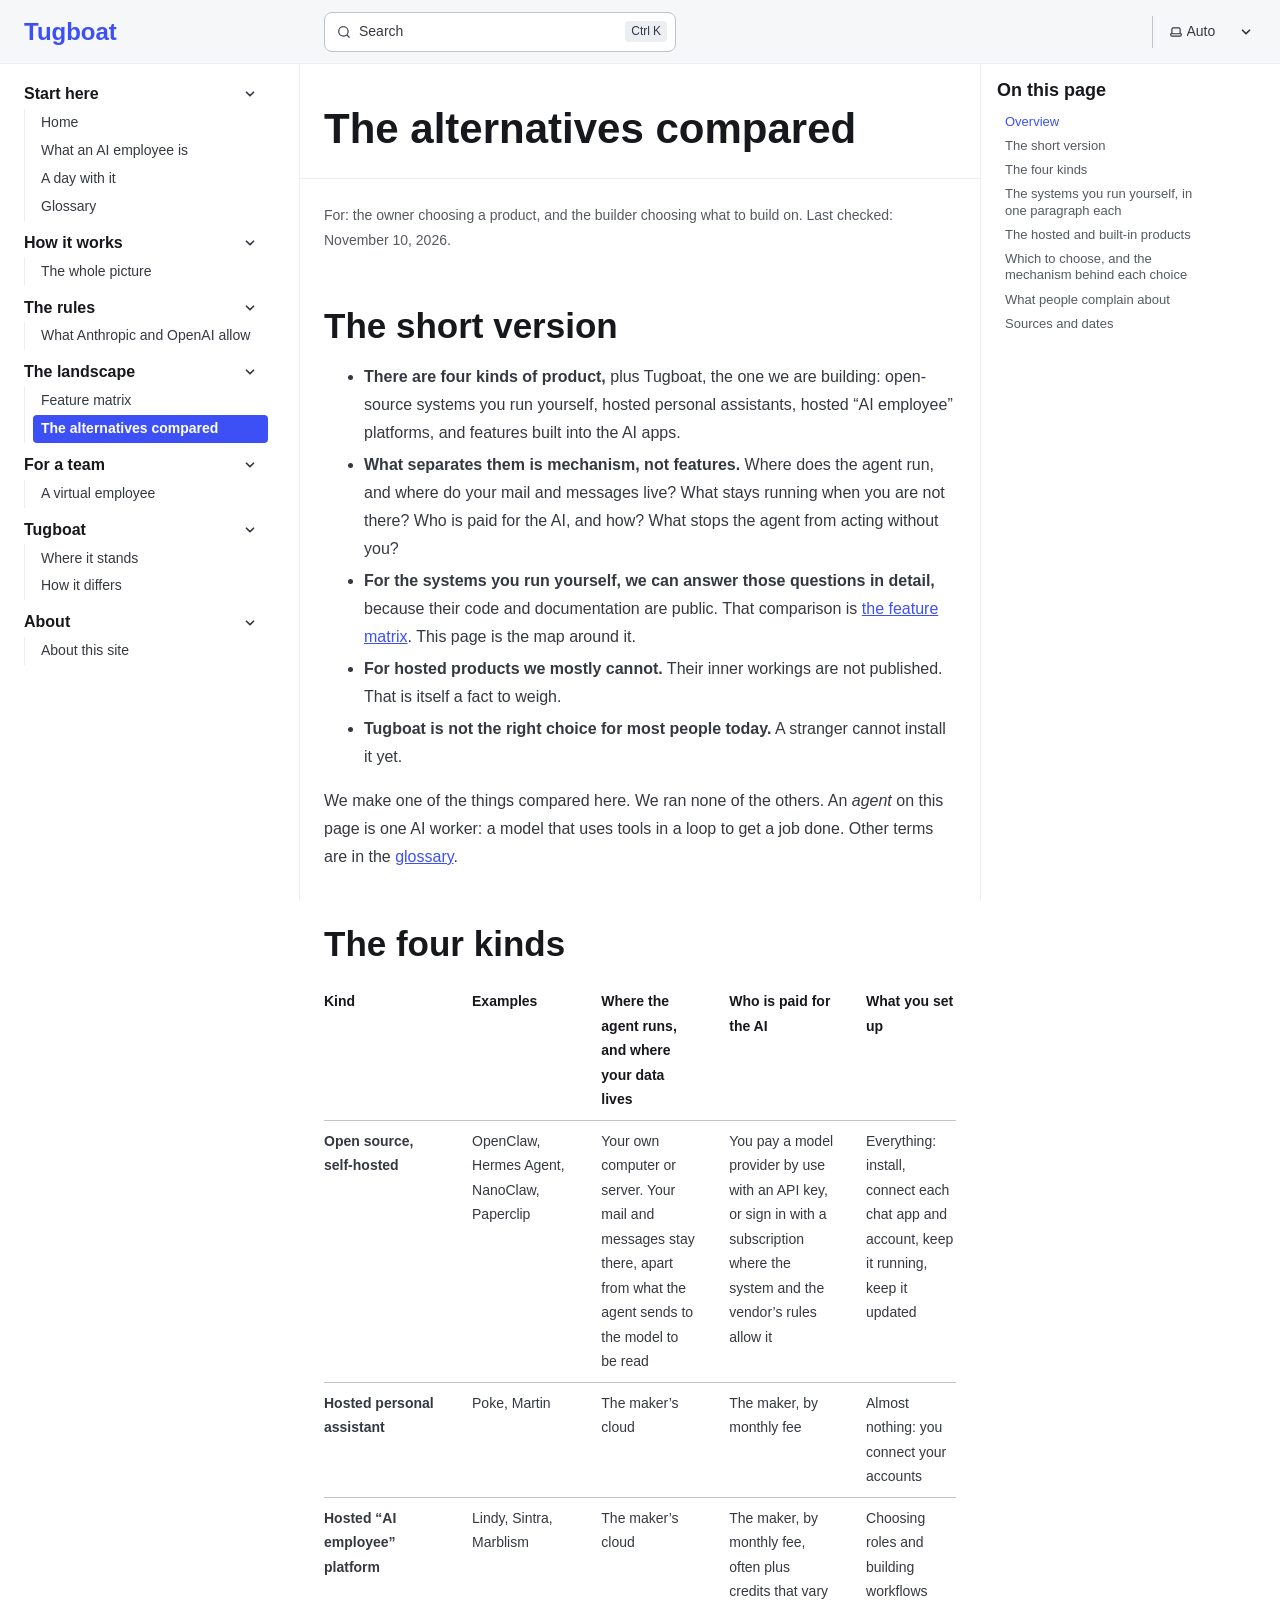
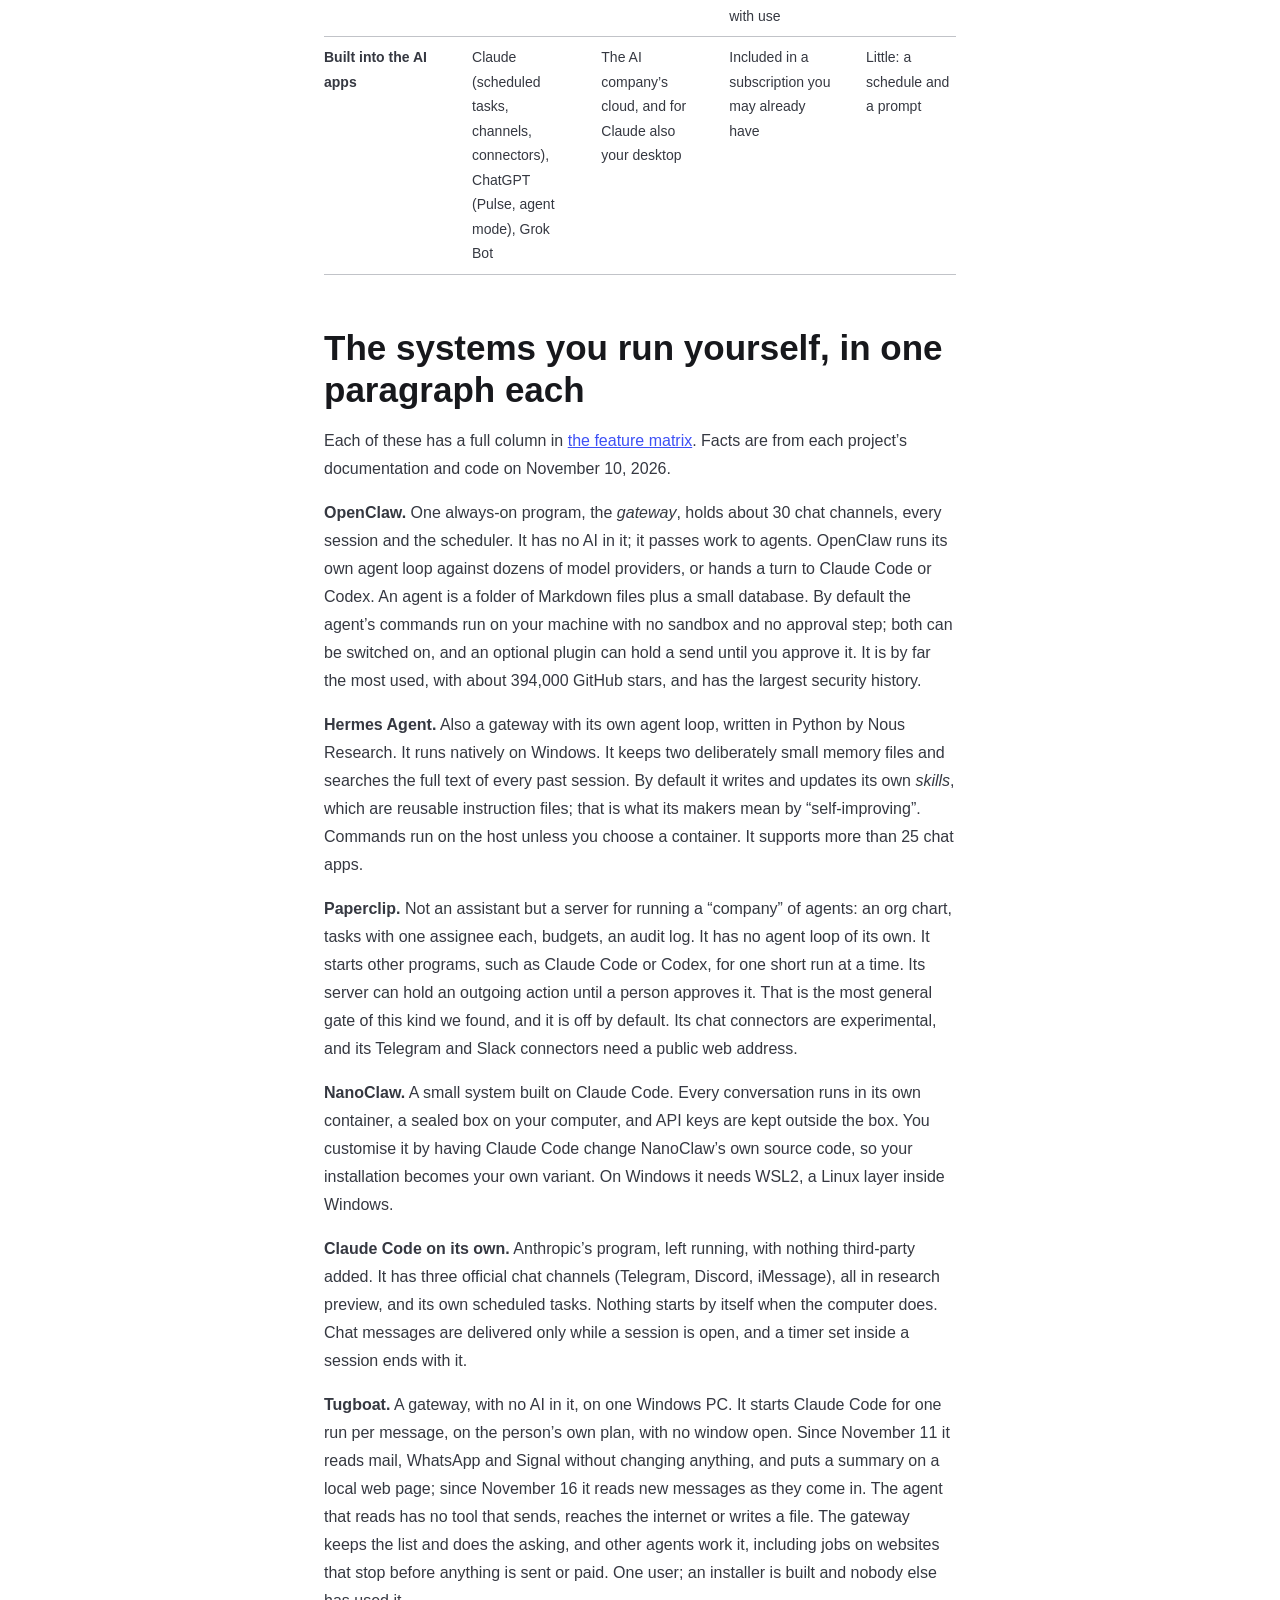
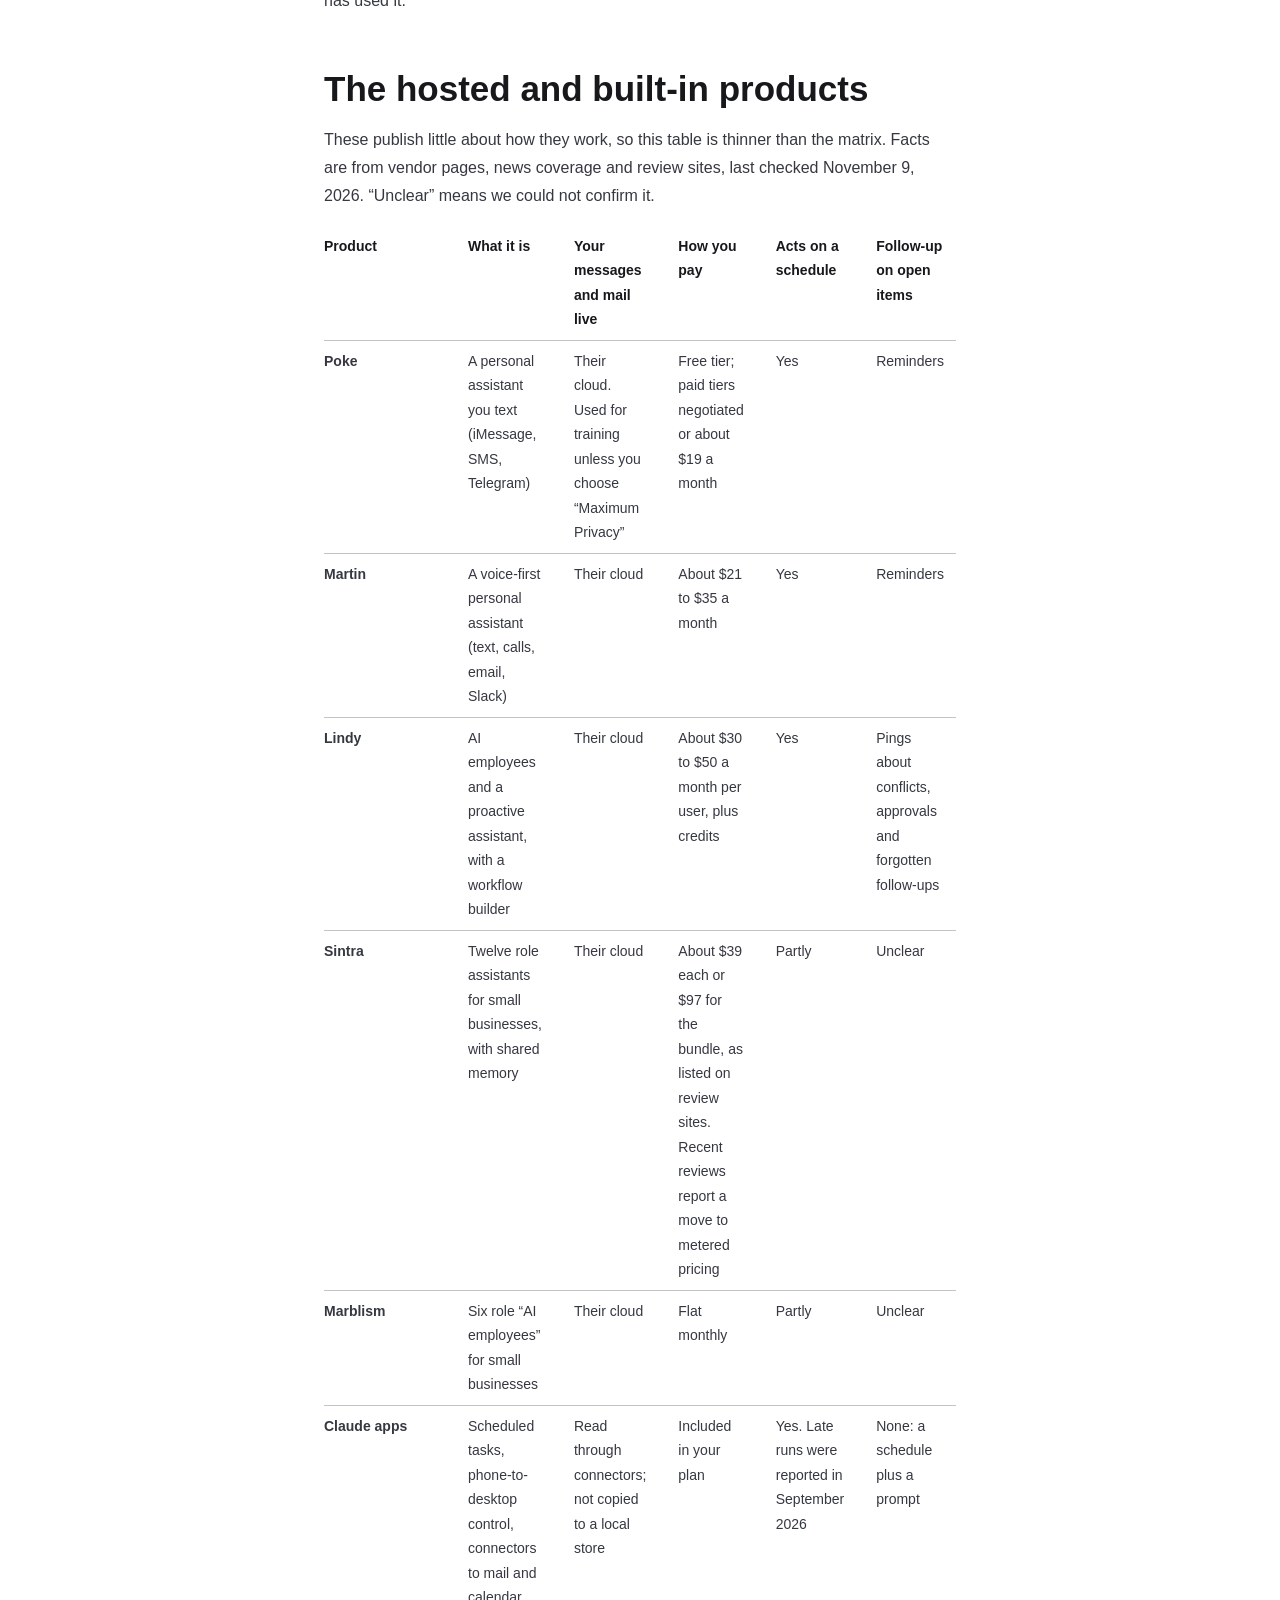
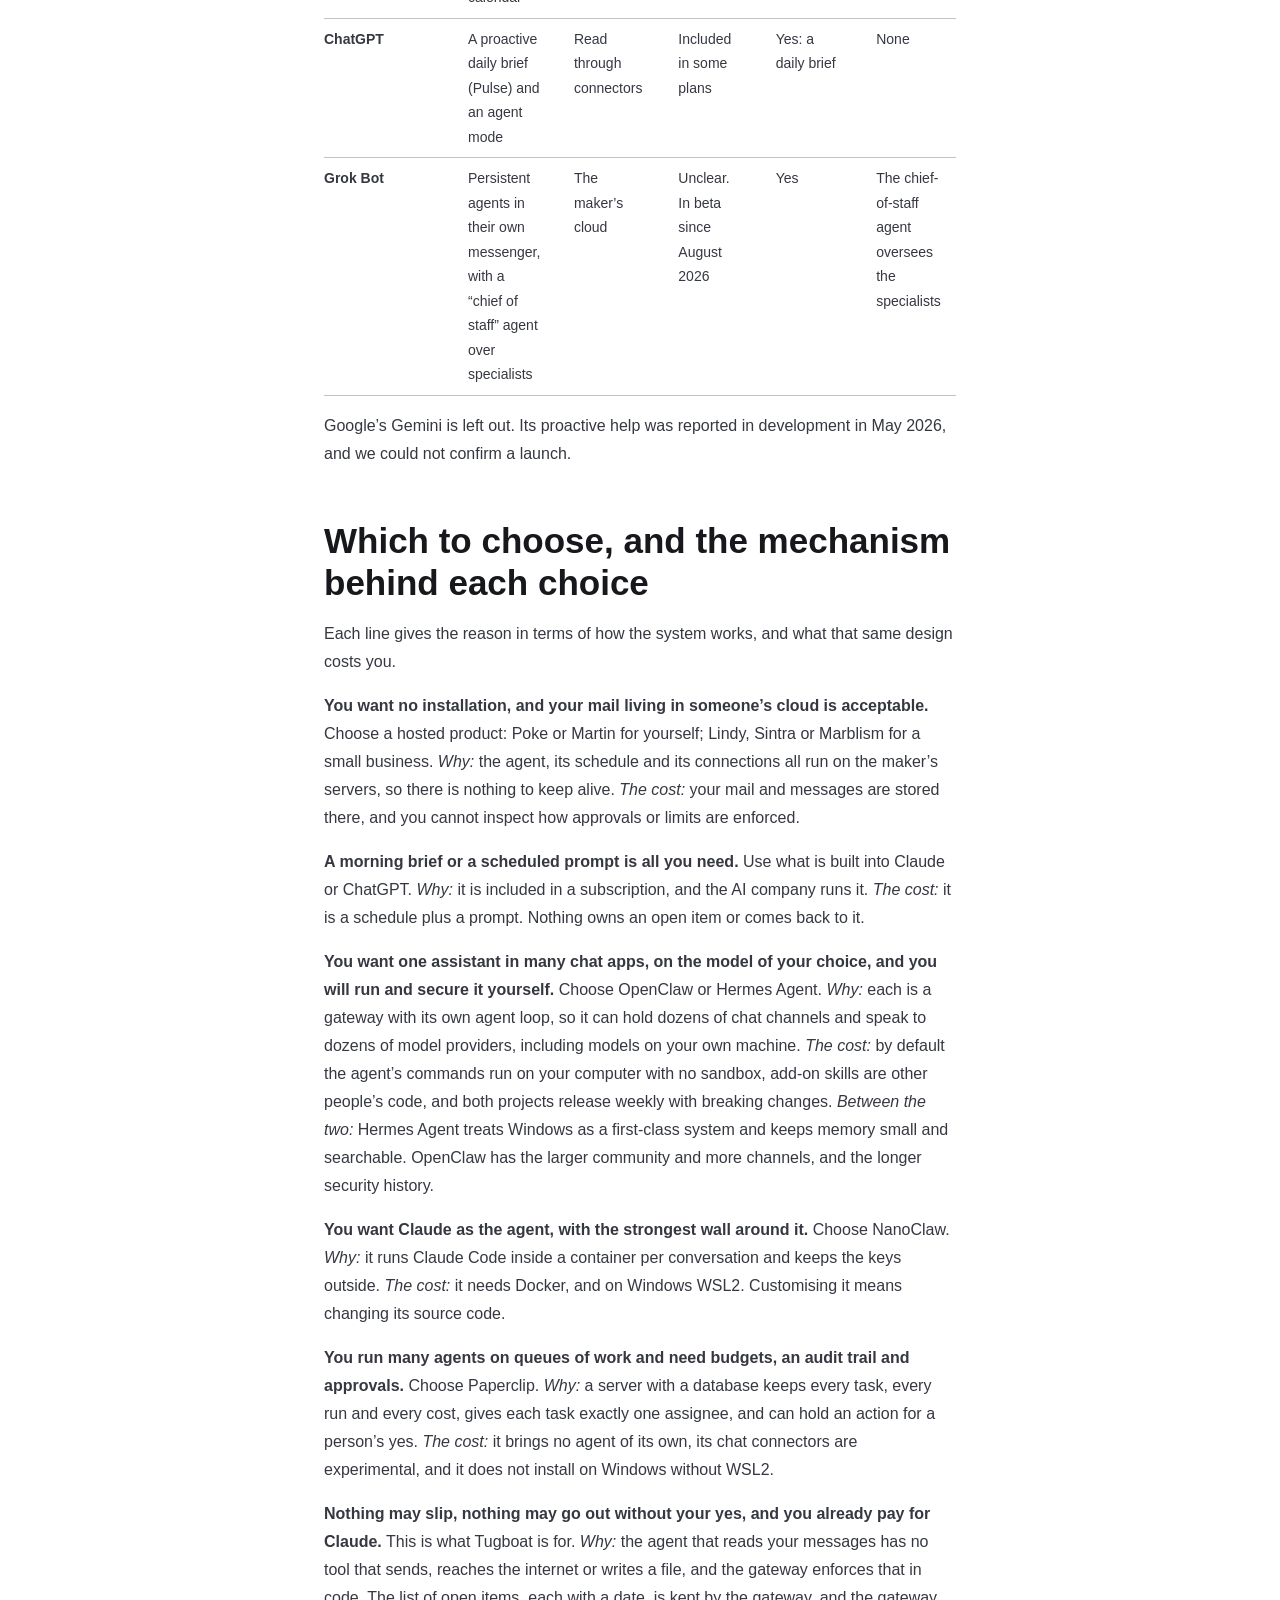
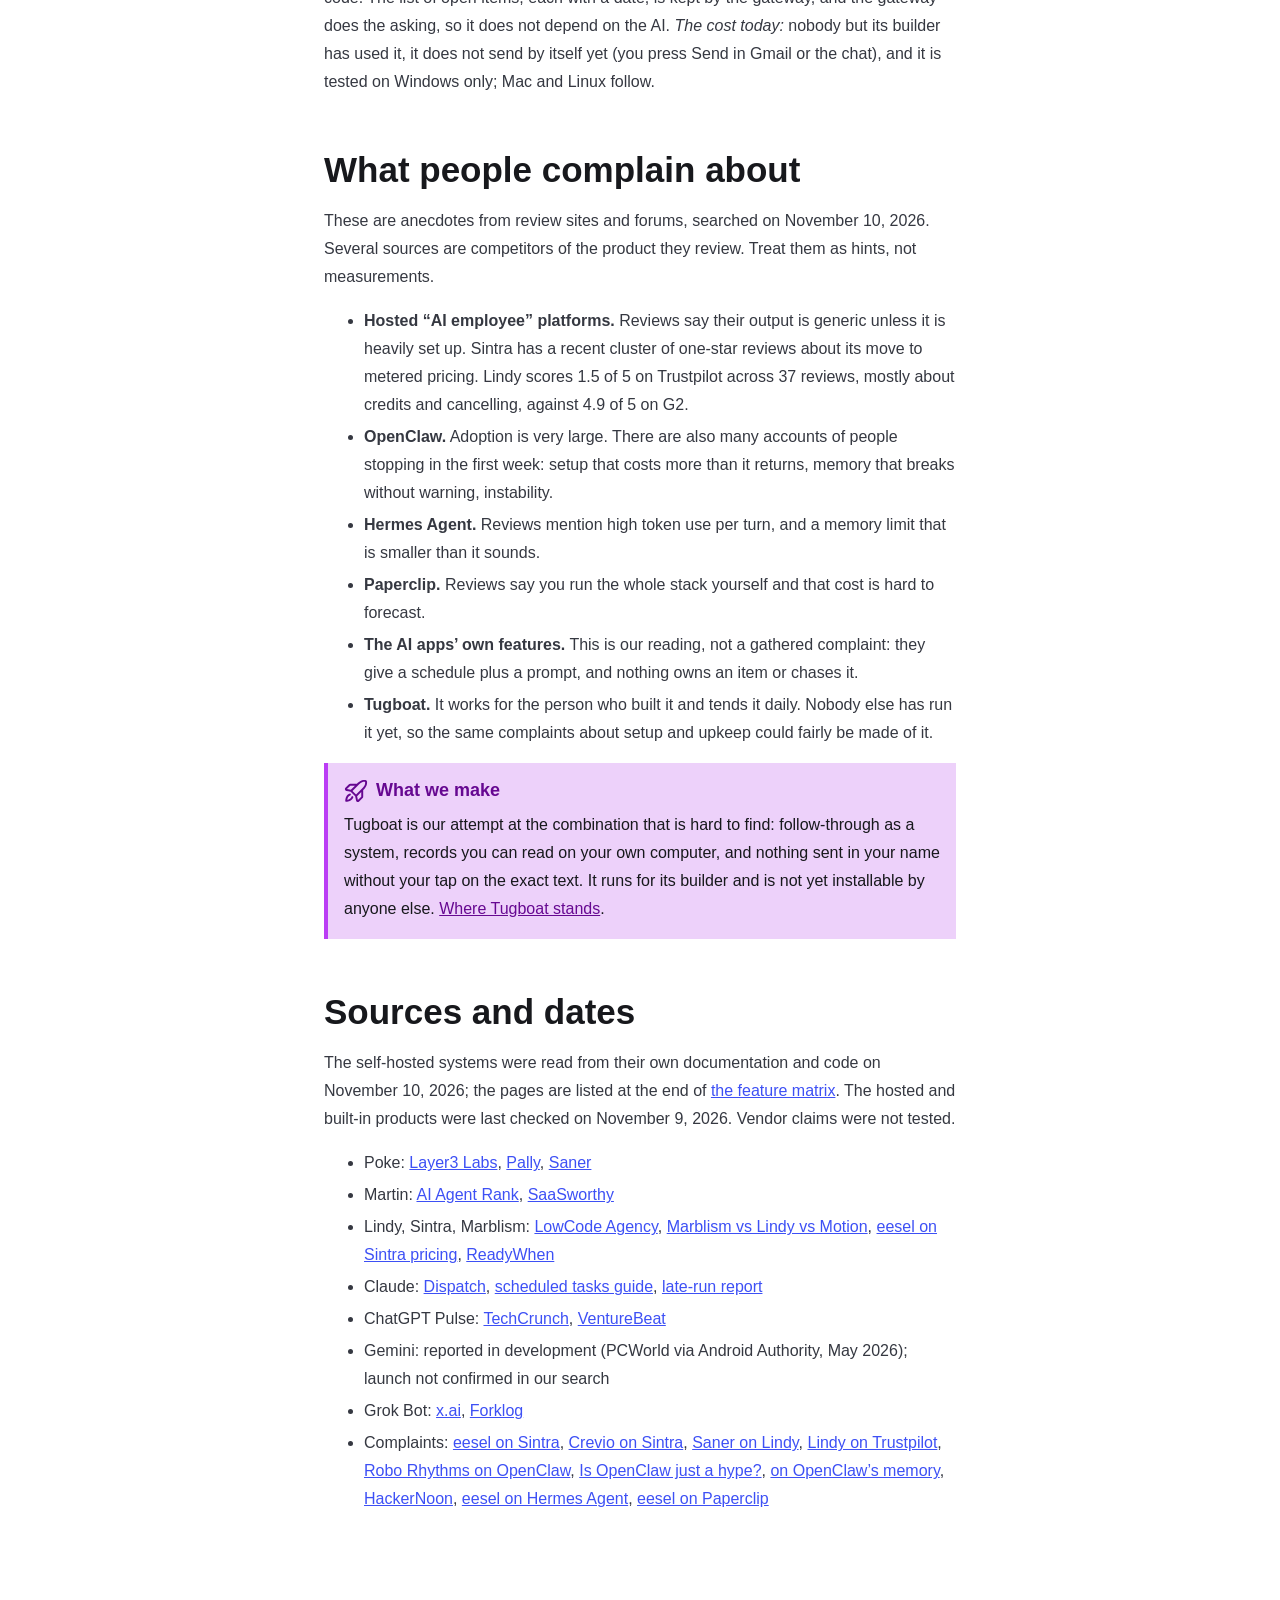
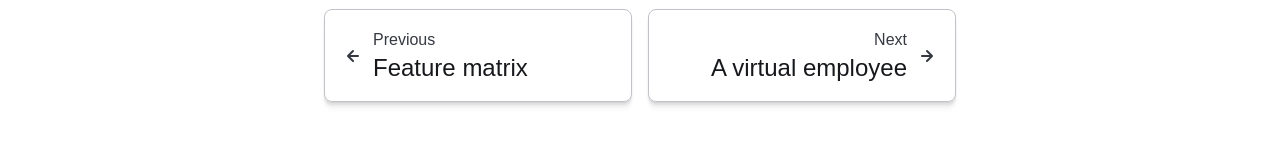
<file: guide/landscape/alternatives-compared/index.html>
<!DOCTYPE html><html lang="en" dir="ltr" data-theme="dark" data-has-toc data-has-sidebar class="astro-4q24oeqg"><head><meta charset="utf-8"/><meta name="viewport" content="width=device-width, initial-scale=1"/><title>The alternatives compared | Tugboat</title><link rel="canonical" href="https://tugboat.bot/guide/landscape/alternatives-compared/"/><link rel="sitemap" href="/guide/sitemap-index.xml"/><script defer src="https://static.cloudflareinsights.com/beacon.min.js" data-cf-beacon="{&quot;token&quot;: &quot;ef85ecb2f5f54a8eaa55469e5325b684&quot;}"></script><script>// Copied from tugboat.bot/index.html, Nov 19. The page path (/guide/...) tells guide visits apart.
// Visit counter: one row per page view in the Google Form "Tugboat visits" (Sheet of the same name).
// Sends the page, where the visitor came from, phone or computer, and a random number kept in this browser.
// No cookies, no IP address, nothing personal. Skipped for robots (see below).
;(() => {
	if (navigator.webdriver || /bot|crawl|spider|slurp|inspectiontool|lighthouse|headless|preview/i.test(navigator.userAgent)) return
	let visitor = ''
	try { visitor = localStorage.getItem('tb-v') || ''; if (!visitor) { visitor = Math.random().toString(36).slice(2, 12); localStorage.setItem('tb-v', visitor) } } catch {}
	const q = new URLSearchParams(location.search)
	let source = q.get('utm_source') || q.get('ref') || q.get('from') || ''
	if (!source && document.referrer) { try { const h = new URL(document.referrer).hostname.replace(/^www\./, ''); if (h !== location.hostname) source = h } catch {} }
	const d = new FormData()
	d.append('entry.1834262139', location.pathname || '/')
	d.append('entry.1310039105', source || 'direct')
	d.append('entry.1872699160', visitor || 'unknown')
	d.append('entry.765420817', matchMedia('(max-width: 760px)').matches ? 'phone' : 'computer')
	// Count the visit only once a person does something (scroll, mouse, touch, key). Link checkers and
	// previewers load the page and run it, but never do these, so they are not counted.
	const events = ['scroll', 'pointermove', 'pointerdown', 'touchstart', 'keydown']
	const send = () => {
		events.forEach(e => removeEventListener(e, send, true))
		try { fetch('https://docs.google.com/forms/d/e/1FAIpQLSfNrJhDmcocQgchXlww7f_4qbJp6adWWpwGg-5LMCxfqk2dkA/formResponse', { method: 'POST', mode: 'no-cors', body: d, keepalive: true }) } catch {}
	}
	events.forEach(e => addEventListener(e, send, { capture: true, passive: true }))
})()
</script><link rel="shortcut icon" href="/guide/favicon.svg" type="image/svg+xml"/><meta name="generator" content="Astro v7.4.8"/><meta name="generator" content="Starlight v0.42.10"/><meta property="og:title" content="The alternatives compared"/><meta property="og:type" content="article"/><meta property="og:url" content="https://tugboat.bot/guide/landscape/alternatives-compared/"/><meta property="og:locale" content="en"/><meta property="og:description" content="The four kinds of AI assistant and AI employee product, how each kind works underneath, and which to choose for which reason. Last checked November 10, 2026."/><meta property="og:site_name" content="Tugboat"/><meta name="twitter:card" content="summary_large_image"/><meta name="description" content="The four kinds of AI assistant and AI employee product, how each kind works underneath, and which to choose for which reason. Last checked November 10, 2026."/><script>
	window.StarlightThemeProvider = (() => {
		const storedTheme =
			typeof localStorage !== 'undefined' && localStorage.getItem('starlight-theme');
		const theme =
			storedTheme ||
			(window.matchMedia('(prefers-color-scheme: light)').matches ? 'light' : 'dark');
		document.documentElement.dataset.theme = theme === 'light' ? 'light' : 'dark';
		return {
			updatePickers(theme = storedTheme || 'auto') {
				document.querySelectorAll('starlight-theme-select').forEach((picker) => {
					const select = picker.querySelector('select');
					if (select) select.value = theme;
					/** @type {HTMLTemplateElement | null} */
					const tmpl = document.querySelector(`#theme-icons`);
					const newIcon = tmpl && tmpl.content.querySelector('.' + theme);
					if (newIcon) {
						const oldIcon = picker.querySelector('svg.label-icon');
						if (oldIcon) {
							oldIcon.replaceChildren(...newIcon.cloneNode(true).childNodes);
						}
					}
				});
			},
		};
	})();
</script><template id="theme-icons"><svg aria-hidden="true" class="light astro-7xg36bbx" width="16" height="16" viewBox="0 0 24 24" fill="currentColor" style="--sl-icon-size: 1em;"><path d="M5 12a1 1 0 0 0-1-1H3a1 1 0 0 0 0 2h1a1 1 0 0 0 1-1Zm.64 5-.71.71a1 1 0 0 0 0 1.41 1 1 0 0 0 1.41 0l.71-.71A1 1 0 0 0 5.64 17ZM12 5a1 1 0 0 0 1-1V3a1 1 0 0 0-2 0v1a1 1 0 0 0 1 1Zm5.66 2.34a1 1 0 0 0 .7-.29l.71-.71a1 1 0 1 0-1.41-1.41l-.66.71a1 1 0 0 0 0 1.41 1 1 0 0 0 .66.29Zm-12-.29a1 1 0 0 0 1.41 0 1 1 0 0 0 0-1.41l-.71-.71a1.004 1.004 0 1 0-1.43 1.41l.73.71ZM21 11h-1a1 1 0 0 0 0 2h1a1 1 0 0 0 0-2Zm-2.64 6A1 1 0 0 0 17 18.36l.71.71a1 1 0 0 0 1.41 0 1 1 0 0 0 0-1.41l-.76-.66ZM12 6.5a5.5 5.5 0 1 0 5.5 5.5A5.51 5.51 0 0 0 12 6.5Zm0 9a3.5 3.5 0 1 1 0-7 3.5 3.5 0 0 1 0 7Zm0 3.5a1 1 0 0 0-1 1v1a1 1 0 0 0 2 0v-1a1 1 0 0 0-1-1Z"/></svg><svg aria-hidden="true" class="dark astro-7xg36bbx" width="16" height="16" viewBox="0 0 24 24" fill="currentColor" style="--sl-icon-size: 1em;"><path d="M21.64 13a1 1 0 0 0-1.05-.14 8.049 8.049 0 0 1-3.37.73 8.15 8.15 0 0 1-8.14-8.1 8.59 8.59 0 0 1 .25-2A1 1 0 0 0 8 2.36a10.14 10.14 0 1 0 14 11.69 1 1 0 0 0-.36-1.05Zm-9.5 6.69A8.14 8.14 0 0 1 7.08 5.22v.27a10.15 10.15 0 0 0 10.14 10.14 9.784 9.784 0 0 0 2.1-.22 8.11 8.11 0 0 1-7.18 4.32v-.04Z"/></svg><svg aria-hidden="true" class="auto astro-7xg36bbx" width="16" height="16" viewBox="0 0 24 24" fill="currentColor" style="--sl-icon-size: 1em;"><path d="M21 14h-1V7a3 3 0 0 0-3-3H7a3 3 0 0 0-3 3v7H3a1 1 0 0 0-1 1v2a3 3 0 0 0 3 3h14a3 3 0 0 0 3-3v-2a1 1 0 0 0-1-1ZM6 7a1 1 0 0 1 1-1h10a1 1 0 0 1 1 1v7H6V7Zm14 10a1 1 0 0 1-1 1H5a1 1 0 0 1-1-1v-1h16v1Z"/></svg></template><link rel="stylesheet" href="/guide/_astro/print.C9eyqPGL.css" media="print"><link rel="stylesheet" href="/guide/_astro/common.EzWjjvd0.css"><style>@layer starlight.components{svg:where(.astro-7xg36bbx){color:var(--sl-icon-color);font-size:var(--sl-icon-size,1em);width:1em;height:1em;overflow:visible}}
</style><script type="module" src="/guide/_astro/page.cNngjUgL.js"></script></head><body class="astro-4q24oeqg"><a class="sl-skip-link astro-iyimsb7x" href="#_top">Skip to content</a><div class="page sl-flex astro-3iveh6q6"><header class="header astro-3iveh6q6"><div class="header astro-nnhgoztz"><div class="title-wrapper sl-flex astro-nnhgoztz"><a href="/guide/" class="site-title sl-flex astro-rlklbri6"><span class="astro-rlklbri6" translate="no">Tugboat</span></a></div><div class="sl-flex print:hidden astro-nnhgoztz"><site-search class="astro-nnhgoztz astro-cbbg2zbi" data-translations="{&quot;placeholder&quot;:&quot;Search&quot;}"><button data-open-modal disabled aria-label="Search" aria-keyshortcuts="Control+K" class="astro-cbbg2zbi"><svg aria-hidden="true" class="astro-cbbg2zbi astro-7xg36bbx" width="16" height="16" viewBox="0 0 24 24" fill="currentColor" style="--sl-icon-size: 1em;"><path d="M21.71 20.29 18 16.61A9 9 0 1 0 16.61 18l3.68 3.68a.999.999 0 0 0 1.42 0 1 1 0 0 0 0-1.39ZM11 18a7 7 0 1 1 0-14 7 7 0 0 1 0 14Z"/></svg><span class="sl-hidden md:sl-block astro-cbbg2zbi" aria-hidden="true">Search</span><kbd class="sl-hidden md:sl-flex astro-cbbg2zbi" style="display: none"><kbd class="astro-cbbg2zbi">Ctrl</kbd><kbd class="astro-cbbg2zbi">K</kbd></kbd></button><dialog style="padding: 0" aria-label="Search" class="astro-cbbg2zbi"><div class="dialog-frame sl-flex astro-cbbg2zbi"><button data-close-modal class="sl-flex md:sl-hidden astro-cbbg2zbi">Cancel</button><div class="search-container astro-cbbg2zbi"><div id="starlight__search" class="astro-cbbg2zbi"></div></div></div></dialog></site-search><script>
	(() => {
		const openBtn = document.querySelector('button[data-open-modal]');
		const shortcut = openBtn?.querySelector('kbd');
		if (!openBtn || !(shortcut instanceof HTMLElement)) return;
		const platformKey = shortcut.querySelector('kbd');
		if (platformKey && /(Mac|iPhone|iPod|iPad)/i.test(navigator.platform)) {
			platformKey.textContent = '⌘';
			openBtn.setAttribute('aria-keyshortcuts', 'Meta+K');
		}
		shortcut.style.display = '';
	})();
</script><script type="module" src="/guide/_astro/Search.astro_astro_type_script_index_0_lang.CxibuA6H.js"></script></div><div class="sl-hidden md:sl-flex print:hidden right-group astro-nnhgoztz"><div class="sl-flex social-icons astro-nnhgoztz"></div><starlight-theme-select><label style="--sl-select-width: 6.25em" class="astro-pzxqu3hi"><span class="sr-only astro-pzxqu3hi">Select theme</span><svg aria-hidden="true" class="icon label-icon astro-pzxqu3hi astro-7xg36bbx" width="16" height="16" viewBox="0 0 24 24" fill="currentColor" style="--sl-icon-size: 1em;"><path d="M21 14h-1V7a3 3 0 0 0-3-3H7a3 3 0 0 0-3 3v7H3a1 1 0 0 0-1 1v2a3 3 0 0 0 3 3h14a3 3 0 0 0 3-3v-2a1 1 0 0 0-1-1ZM6 7a1 1 0 0 1 1-1h10a1 1 0 0 1 1 1v7H6V7Zm14 10a1 1 0 0 1-1 1H5a1 1 0 0 1-1-1v-1h16v1Z"/></svg><select autocomplete="off" class="astro-pzxqu3hi"><option value="dark" class="astro-pzxqu3hi">Dark</option><option value="light" class="astro-pzxqu3hi">Light</option><option value="auto" selected class="astro-pzxqu3hi">Auto</option></select><svg aria-hidden="true" class="icon caret astro-pzxqu3hi astro-7xg36bbx" width="16" height="16" viewBox="0 0 24 24" fill="currentColor" style="--sl-icon-size: 1em;"><path d="M17 9.17a1 1 0 0 0-1.41 0L12 12.71 8.46 9.17a1 1 0 1 0-1.41 1.42l4.24 4.24a1.002 1.002 0 0 0 1.42 0L17 10.59a1.002 1.002 0 0 0 0-1.42Z"/></svg></label></starlight-theme-select><script>
	StarlightThemeProvider.updatePickers();
</script><script type="module">var e=`starlight-theme`,t=e=>e===`auto`||e===`dark`||e===`light`?e:`auto`,n=()=>t(typeof localStorage<`u`&&localStorage.getItem(e));function r(t){typeof localStorage<`u`&&localStorage.setItem(e,t===`light`||t===`dark`?t:``)}var i=()=>matchMedia(`(prefers-color-scheme: light)`).matches?`light`:`dark`;function a(e){StarlightThemeProvider.updatePickers(e),document.documentElement.dataset.theme=e===`auto`?i():e,r(e)}matchMedia(`(prefers-color-scheme: light)`).addEventListener(`change`,()=>{n()===`auto`&&a(`auto`)});var o=class extends HTMLElement{constructor(){super(),a(n()),this.querySelector(`select`)?.addEventListener(`change`,e=>{e.currentTarget instanceof HTMLSelectElement&&a(t(e.currentTarget.value))})}};customElements.define(`starlight-theme-select`,o);</script><script type="module">var e=class extends HTMLElement{constructor(){super();let e=this.querySelector(`select`);e&&(e.addEventListener(`change`,e=>{e.currentTarget instanceof HTMLSelectElement&&(window.location.pathname=e.currentTarget.value)}),window.addEventListener(`pageshow`,t=>{if(!t.persisted)return;let n=e.querySelector(`option[selected]`)?.index;n!==e.selectedIndex&&(e.selectedIndex=n??0)}))}};customElements.define(`starlight-lang-select`,e);</script></div></div></header><nav class="sidebar print:hidden astro-3iveh6q6" aria-label="Main"><button popovertarget="starlight__sidebar" class="sl-menu-button sl-flex md:sl-hidden print:hidden astro-ifn5vpvw"><svg aria-hidden="true" class="open-menu astro-ifn5vpvw astro-7xg36bbx" width="16" height="16" viewBox="0 0 24 24" fill="currentColor" style="--sl-icon-size: 1em;"><path d="M3 8h18a1 1 0 1 0 0-2H3a1 1 0 0 0 0 2Zm18 8H3a1 1 0 0 0 0 2h18a1 1 0 0 0 0-2Zm0-5H3a1 1 0 0 0 0 2h18a1 1 0 0 0 0-2Z"/></svg><svg aria-hidden="true" class="close-menu astro-ifn5vpvw astro-7xg36bbx" width="16" height="16" viewBox="0 0 24 24" fill="currentColor" style="--sl-icon-size: 1em;"><path d="m13.41 12 6.3-6.29a1.004 1.004 0 1 0-1.42-1.42L12 10.59l-6.29-6.3a1.004 1.004 0 0 0-1.42 1.42l6.3 6.29-6.3 6.29a1 1 0 0 0 0 1.42.998.998 0 0 0 1.42 0l6.29-6.3 6.29 6.3a.999.999 0 0 0 1.42 0 1 1 0 0 0 0-1.42L13.41 12Z"/></svg><span class="sr-only astro-ifn5vpvw">Menu</span></button><script type="module">var e=class extends HTMLElement{constructor(){super();let e=matchMedia(`(min-width: 50em)`),t=()=>{this.popover=e.matches?null:`auto`};t(),e.addEventListener(`change`,()=>t()),this.addEventListener(`toggle`,({newState:e})=>this.trapFocus(e===`open`))}trapFocus(e){document.querySelectorAll(`.main-frame, .sl-skip-link`).forEach(t=>{t.toggleAttribute(`inert`,e)})}};customElements.define(`sl-sidebar-pane`,e);</script><sl-sidebar-pane popover id="starlight__sidebar" class="sidebar-pane astro-3iveh6q6"><div class="sidebar-content sl-flex astro-3iveh6q6"><sl-sidebar-state-persist data-hash="0gspgz0" class="astro-j5kohbvr"><script aria-hidden="true">
		(() => {
			try {
				if (!matchMedia('(min-width: 50em)').matches) return;
				/** @type {HTMLElement | null} */
				const target = document.querySelector('sl-sidebar-state-persist');
				const state = JSON.parse(sessionStorage.getItem('sl-sidebar-state') || '0');
				if (!target || !state || target.dataset.hash !== state.hash) return;
				window._starlightScrollRestore = state.scroll;
				customElements.define(
					'sl-sidebar-restore',
					class SidebarRestore extends HTMLElement {
						connectedCallback() {
							try {
								const idx = parseInt(this.dataset.index || '');
								const details = this.closest('details');
								if (details && typeof state.open[idx] === 'boolean') details.open = state.open[idx];
							} catch {}
						}
					}
				);
			} catch {}
		})();
	</script><ul class="top-level astro-x2svowyo"><li class="astro-x2svowyo"><details open class="astro-x2svowyo"><summary class="astro-x2svowyo"><span class="group-label astro-x2svowyo"><span class="large astro-x2svowyo">Start here</span></span><svg aria-hidden="true" class="caret astro-x2svowyo astro-7xg36bbx" width="16" height="16" viewBox="0 0 24 24" fill="currentColor" style="--sl-icon-size: 1.25rem;"><path d="m14.83 11.29-4.24-4.24a1 1 0 1 0-1.42 1.41L12.71 12l-3.54 3.54a1 1 0 0 0 0 1.41 1 1 0 0 0 .71.29 1 1 0 0 0 .71-.29l4.24-4.24a1.002 1.002 0 0 0 0-1.42Z"/></svg></summary><sl-sidebar-restore data-index="0"></sl-sidebar-restore><ul class="astro-x2svowyo"><li class="astro-x2svowyo"><a href="/guide/" class="astro-x2svowyo"><span class="astro-x2svowyo">Home</span></a></li><li class="astro-x2svowyo"><a href="/guide/start/what-an-ai-employee-is/" class="astro-x2svowyo"><span class="astro-x2svowyo">What an AI employee is</span></a></li><li class="astro-x2svowyo"><a href="/guide/start/a-day-with-it/" class="astro-x2svowyo"><span class="astro-x2svowyo">A day with it</span></a></li><li class="astro-x2svowyo"><a href="/guide/start/glossary/" class="astro-x2svowyo"><span class="astro-x2svowyo">Glossary</span></a></li></ul></details></li><li class="astro-x2svowyo"><details open class="astro-x2svowyo"><summary class="astro-x2svowyo"><span class="group-label astro-x2svowyo"><span class="large astro-x2svowyo">How it works</span></span><svg aria-hidden="true" class="caret astro-x2svowyo astro-7xg36bbx" width="16" height="16" viewBox="0 0 24 24" fill="currentColor" style="--sl-icon-size: 1.25rem;"><path d="m14.83 11.29-4.24-4.24a1 1 0 1 0-1.42 1.41L12.71 12l-3.54 3.54a1 1 0 0 0 0 1.41 1 1 0 0 0 .71.29 1 1 0 0 0 .71-.29l4.24-4.24a1.002 1.002 0 0 0 0-1.42Z"/></svg></summary><sl-sidebar-restore data-index="1"></sl-sidebar-restore><ul class="astro-x2svowyo"><li class="astro-x2svowyo"><a href="/guide/how-it-works/overview/" class="astro-x2svowyo"><span class="astro-x2svowyo">The whole picture</span></a></li></ul></details></li><li class="astro-x2svowyo"><details open class="astro-x2svowyo"><summary class="astro-x2svowyo"><span class="group-label astro-x2svowyo"><span class="large astro-x2svowyo">The rules</span></span><svg aria-hidden="true" class="caret astro-x2svowyo astro-7xg36bbx" width="16" height="16" viewBox="0 0 24 24" fill="currentColor" style="--sl-icon-size: 1.25rem;"><path d="m14.83 11.29-4.24-4.24a1 1 0 1 0-1.42 1.41L12.71 12l-3.54 3.54a1 1 0 0 0 0 1.41 1 1 0 0 0 .71.29 1 1 0 0 0 .71-.29l4.24-4.24a1.002 1.002 0 0 0 0-1.42Z"/></svg></summary><sl-sidebar-restore data-index="2"></sl-sidebar-restore><ul class="astro-x2svowyo"><li class="astro-x2svowyo"><a href="/guide/rules/what-anthropic-and-openai-allow/" class="astro-x2svowyo"><span class="astro-x2svowyo">What Anthropic and OpenAI allow</span></a></li></ul></details></li><li class="astro-x2svowyo"><details open class="astro-x2svowyo"><summary class="astro-x2svowyo"><span class="group-label astro-x2svowyo"><span class="large astro-x2svowyo">The landscape</span></span><svg aria-hidden="true" class="caret astro-x2svowyo astro-7xg36bbx" width="16" height="16" viewBox="0 0 24 24" fill="currentColor" style="--sl-icon-size: 1.25rem;"><path d="m14.83 11.29-4.24-4.24a1 1 0 1 0-1.42 1.41L12.71 12l-3.54 3.54a1 1 0 0 0 0 1.41 1 1 0 0 0 .71.29 1 1 0 0 0 .71-.29l4.24-4.24a1.002 1.002 0 0 0 0-1.42Z"/></svg></summary><sl-sidebar-restore data-index="3"></sl-sidebar-restore><ul class="astro-x2svowyo"><li class="astro-x2svowyo"><a href="/guide/landscape/feature-matrix/" class="astro-x2svowyo"><span class="astro-x2svowyo">Feature matrix</span></a></li><li class="astro-x2svowyo"><a href="/guide/landscape/alternatives-compared/" aria-current="page" class="astro-x2svowyo"><span class="astro-x2svowyo">The alternatives compared</span></a></li></ul></details></li><li class="astro-x2svowyo"><details open class="astro-x2svowyo"><summary class="astro-x2svowyo"><span class="group-label astro-x2svowyo"><span class="large astro-x2svowyo">For a team</span></span><svg aria-hidden="true" class="caret astro-x2svowyo astro-7xg36bbx" width="16" height="16" viewBox="0 0 24 24" fill="currentColor" style="--sl-icon-size: 1.25rem;"><path d="m14.83 11.29-4.24-4.24a1 1 0 1 0-1.42 1.41L12.71 12l-3.54 3.54a1 1 0 0 0 0 1.41 1 1 0 0 0 .71.29 1 1 0 0 0 .71-.29l4.24-4.24a1.002 1.002 0 0 0 0-1.42Z"/></svg></summary><sl-sidebar-restore data-index="4"></sl-sidebar-restore><ul class="astro-x2svowyo"><li class="astro-x2svowyo"><a href="/guide/team/virtual-employee/" class="astro-x2svowyo"><span class="astro-x2svowyo">A virtual employee</span></a></li></ul></details></li><li class="astro-x2svowyo"><details open class="astro-x2svowyo"><summary class="astro-x2svowyo"><span class="group-label astro-x2svowyo"><span class="large astro-x2svowyo">Tugboat</span></span><svg aria-hidden="true" class="caret astro-x2svowyo astro-7xg36bbx" width="16" height="16" viewBox="0 0 24 24" fill="currentColor" style="--sl-icon-size: 1.25rem;"><path d="m14.83 11.29-4.24-4.24a1 1 0 1 0-1.42 1.41L12.71 12l-3.54 3.54a1 1 0 0 0 0 1.41 1 1 0 0 0 .71.29 1 1 0 0 0 .71-.29l4.24-4.24a1.002 1.002 0 0 0 0-1.42Z"/></svg></summary><sl-sidebar-restore data-index="5"></sl-sidebar-restore><ul class="astro-x2svowyo"><li class="astro-x2svowyo"><a href="/guide/kit/where-it-stands/" class="astro-x2svowyo"><span class="astro-x2svowyo">Where it stands</span></a></li><li class="astro-x2svowyo"><a href="/guide/kit/how-it-differs/" class="astro-x2svowyo"><span class="astro-x2svowyo">How it differs</span></a></li></ul></details></li><li class="astro-x2svowyo"><details open class="astro-x2svowyo"><summary class="astro-x2svowyo"><span class="group-label astro-x2svowyo"><span class="large astro-x2svowyo">About</span></span><svg aria-hidden="true" class="caret astro-x2svowyo astro-7xg36bbx" width="16" height="16" viewBox="0 0 24 24" fill="currentColor" style="--sl-icon-size: 1.25rem;"><path d="m14.83 11.29-4.24-4.24a1 1 0 1 0-1.42 1.41L12.71 12l-3.54 3.54a1 1 0 0 0 0 1.41 1 1 0 0 0 .71.29 1 1 0 0 0 .71-.29l4.24-4.24a1.002 1.002 0 0 0 0-1.42Z"/></svg></summary><sl-sidebar-restore data-index="6"></sl-sidebar-restore><ul class="astro-x2svowyo"><li class="astro-x2svowyo"><a href="/guide/about/" class="astro-x2svowyo"><span class="astro-x2svowyo">About this site</span></a></li></ul></details></li></ul><script aria-hidden="true">
		(() => {
			const scroller = document.getElementById('starlight__sidebar');
			if (!window._starlightScrollRestore || !scroller) return;
			scroller.scrollTop = window._starlightScrollRestore;
			delete window._starlightScrollRestore;
		})();
	</script></sl-sidebar-state-persist><div class="md:sl-hidden"><div class="mobile-preferences sl-flex astro-sjzqdm46"><div class="social-icons astro-sjzqdm46"></div><starlight-theme-select><label style="--sl-select-width: 6.25em" class="astro-pzxqu3hi"><span class="sr-only astro-pzxqu3hi">Select theme</span><svg aria-hidden="true" class="icon label-icon astro-pzxqu3hi astro-7xg36bbx" width="16" height="16" viewBox="0 0 24 24" fill="currentColor" style="--sl-icon-size: 1em;"><path d="M21 14h-1V7a3 3 0 0 0-3-3H7a3 3 0 0 0-3 3v7H3a1 1 0 0 0-1 1v2a3 3 0 0 0 3 3h14a3 3 0 0 0 3-3v-2a1 1 0 0 0-1-1ZM6 7a1 1 0 0 1 1-1h10a1 1 0 0 1 1 1v7H6V7Zm14 10a1 1 0 0 1-1 1H5a1 1 0 0 1-1-1v-1h16v1Z"/></svg><select autocomplete="off" class="astro-pzxqu3hi"><option value="dark" class="astro-pzxqu3hi">Dark</option><option value="light" class="astro-pzxqu3hi">Light</option><option value="auto" selected class="astro-pzxqu3hi">Auto</option></select><svg aria-hidden="true" class="icon caret astro-pzxqu3hi astro-7xg36bbx" width="16" height="16" viewBox="0 0 24 24" fill="currentColor" style="--sl-icon-size: 1em;"><path d="M17 9.17a1 1 0 0 0-1.41 0L12 12.71 8.46 9.17a1 1 0 1 0-1.41 1.42l4.24 4.24a1.002 1.002 0 0 0 1.42 0L17 10.59a1.002 1.002 0 0 0 0-1.42Z"/></svg></label></starlight-theme-select><script>
	StarlightThemeProvider.updatePickers();
</script></div></div></div></sl-sidebar-pane></nav><div class="main-frame astro-3iveh6q6"><script type="module">var e=document.getElementById(`starlight__sidebar`),t=e?.querySelector(`sl-sidebar-state-persist`),n=`sl-sidebar-state`,r=()=>{let r=[],i=t?.dataset.hash||``;try{let e=sessionStorage.getItem(n),t=JSON.parse(e||`{}`);Array.isArray(t.open)&&t.hash===i&&(r=t.open)}catch{}return{hash:i,open:r,scroll:e?.scrollTop||0}},i=e=>{try{sessionStorage.setItem(n,JSON.stringify(e))}catch{}},a=()=>i(r()),o=(e,t)=>{let n=r();n.open[t]=e,i(n)};t?.addEventListener(`click`,e=>{if(!(e.target instanceof Element))return;let t=e.target.closest(`summary`)?.closest(`details`);if(!t)return;let n=t.querySelector(`sl-sidebar-restore`),r=parseInt(n?.dataset.index||``);isNaN(r)||o(!t.open,r)}),addEventListener(`visibilitychange`,()=>{document.visibilityState===`hidden`&&a()});</script><div class="lg:sl-flex astro-p5c6cwav"><aside class="right-sidebar-container print:hidden astro-p5c6cwav"><div class="right-sidebar astro-p5c6cwav"><div class="lg:sl-hidden astro-thdbd4ik"><mobile-starlight-toc data-min-h="2" data-max-h="3" class="astro-kyvcurwk"><nav aria-labelledby="starlight__on-this-page--mobile" class="astro-kyvcurwk"><details id="starlight__mobile-toc" class="astro-kyvcurwk"><summary id="starlight__on-this-page--mobile" class="sl-flex astro-kyvcurwk"><span class="toggle sl-flex astro-kyvcurwk">On this page<svg aria-hidden="true" class="caret astro-kyvcurwk astro-7xg36bbx" width="16" height="16" viewBox="0 0 24 24" fill="currentColor" style="--sl-icon-size: 1rem;"><path d="m14.83 11.29-4.24-4.24a1 1 0 1 0-1.42 1.41L12.71 12l-3.54 3.54a1 1 0 0 0 0 1.41 1 1 0 0 0 .71.29 1 1 0 0 0 .71-.29l4.24-4.24a1.002 1.002 0 0 0 0-1.42Z"/></svg></span><span class="display-current astro-kyvcurwk"></span></summary><div class="dropdown astro-kyvcurwk"><ul class="isMobile astro-2cyigr5x" style="--depth: 0;"><li style="--depth: 0;" class="astro-2cyigr5x"><a href="#_top" style="--depth: 0;" class="astro-2cyigr5x"><span style="--depth: 0;" class="astro-2cyigr5x">Overview</span></a></li><li style="--depth: 0;" class="astro-2cyigr5x"><a href="#the-short-version" style="--depth: 0;" class="astro-2cyigr5x"><span style="--depth: 0;" class="astro-2cyigr5x">The short version</span></a></li><li style="--depth: 0;" class="astro-2cyigr5x"><a href="#the-four-kinds" style="--depth: 0;" class="astro-2cyigr5x"><span style="--depth: 0;" class="astro-2cyigr5x">The four kinds</span></a></li><li style="--depth: 0;" class="astro-2cyigr5x"><a href="#the-systems-you-run-yourself-in-one-paragraph-each" style="--depth: 0;" class="astro-2cyigr5x"><span style="--depth: 0;" class="astro-2cyigr5x">The systems you run yourself, in one paragraph each</span></a></li><li style="--depth: 0;" class="astro-2cyigr5x"><a href="#the-hosted-and-built-in-products" style="--depth: 0;" class="astro-2cyigr5x"><span style="--depth: 0;" class="astro-2cyigr5x">The hosted and built-in products</span></a></li><li style="--depth: 0;" class="astro-2cyigr5x"><a href="#which-to-choose-and-the-mechanism-behind-each-choice" style="--depth: 0;" class="astro-2cyigr5x"><span style="--depth: 0;" class="astro-2cyigr5x">Which to choose, and the mechanism behind each choice</span></a></li><li style="--depth: 0;" class="astro-2cyigr5x"><a href="#what-people-complain-about" style="--depth: 0;" class="astro-2cyigr5x"><span style="--depth: 0;" class="astro-2cyigr5x">What people complain about</span></a></li><li style="--depth: 0;" class="astro-2cyigr5x"><a href="#sources-and-dates" style="--depth: 0;" class="astro-2cyigr5x"><span style="--depth: 0;" class="astro-2cyigr5x">Sources and dates</span></a></li></ul></div></details></nav></mobile-starlight-toc><script type="module" src="/guide/_astro/MobileTableOfContents.astro_astro_type_script_index_0_lang.C3fM4Kra.js"></script></div><div class="right-sidebar-panel sl-hidden lg:sl-block astro-thdbd4ik"><div class="sl-container astro-thdbd4ik"><starlight-toc data-min-h="2" data-max-h="3"><nav aria-labelledby="starlight__on-this-page"><h2 id="starlight__on-this-page">On this page</h2><ul class="astro-2cyigr5x" style="--depth: 0;"><li style="--depth: 0;" class="astro-2cyigr5x"><a href="#_top" style="--depth: 0;" class="astro-2cyigr5x"><span style="--depth: 0;" class="astro-2cyigr5x">Overview</span></a></li><li style="--depth: 0;" class="astro-2cyigr5x"><a href="#the-short-version" style="--depth: 0;" class="astro-2cyigr5x"><span style="--depth: 0;" class="astro-2cyigr5x">The short version</span></a></li><li style="--depth: 0;" class="astro-2cyigr5x"><a href="#the-four-kinds" style="--depth: 0;" class="astro-2cyigr5x"><span style="--depth: 0;" class="astro-2cyigr5x">The four kinds</span></a></li><li style="--depth: 0;" class="astro-2cyigr5x"><a href="#the-systems-you-run-yourself-in-one-paragraph-each" style="--depth: 0;" class="astro-2cyigr5x"><span style="--depth: 0;" class="astro-2cyigr5x">The systems you run yourself, in one paragraph each</span></a></li><li style="--depth: 0;" class="astro-2cyigr5x"><a href="#the-hosted-and-built-in-products" style="--depth: 0;" class="astro-2cyigr5x"><span style="--depth: 0;" class="astro-2cyigr5x">The hosted and built-in products</span></a></li><li style="--depth: 0;" class="astro-2cyigr5x"><a href="#which-to-choose-and-the-mechanism-behind-each-choice" style="--depth: 0;" class="astro-2cyigr5x"><span style="--depth: 0;" class="astro-2cyigr5x">Which to choose, and the mechanism behind each choice</span></a></li><li style="--depth: 0;" class="astro-2cyigr5x"><a href="#what-people-complain-about" style="--depth: 0;" class="astro-2cyigr5x"><span style="--depth: 0;" class="astro-2cyigr5x">What people complain about</span></a></li><li style="--depth: 0;" class="astro-2cyigr5x"><a href="#sources-and-dates" style="--depth: 0;" class="astro-2cyigr5x"><span style="--depth: 0;" class="astro-2cyigr5x">Sources and dates</span></a></li></ul></nav></starlight-toc><script type="module" src="/guide/_astro/TableOfContents.astro_astro_type_script_index_0_lang.BpJaGz7G.js"></script></div></div></div></aside><div class="main-pane astro-p5c6cwav"><main data-pagefind-body class="astro-4q24oeqg" lang="en" dir="ltr"><div class="content-panel astro-tqo54wpp"><div class="sl-container astro-tqo54wpp"><h1 id="_top" class="astro-55yxcy4k">The alternatives compared</h1></div></div><div class="content-panel astro-tqo54wpp"><div class="sl-container astro-tqo54wpp"><div class="sl-markdown-content"><p class="meta">For: the owner choosing a product, and the builder choosing what to build on. Last checked: November 10, 2026.</p>
<div class="sl-heading-wrapper level-h2"><h2 id="the-short-version">The short version</h2><a class="sl-anchor-link" href="#the-short-version"><span aria-hidden="true" class="sl-anchor-icon"><svg width="16" height="16" viewBox="0 0 24 24" fill="currentColor"><path d="m12.11 15.39-3.88 3.88a2.52 2.52 0 0 1-3.5 0 2.47 2.47 0 0 1 0-3.5l3.88-3.88a1 1 0 1 0-1.42-1.42l-3.88 3.89a4.48 4.48 0 0 0 6.33 6.33l3.89-3.88a1 1 0 0 0-1.42-1.42m8.58-12.08a4.49 4.49 0 0 0-6.33 0l-3.89 3.88a1 1 0 1 0 1.42 1.42l3.88-3.88a2.52 2.52 0 0 1 3.5 0 2.47 2.47 0 0 1 0 3.5l-3.88 3.88a1 1 0 0 0 0 1.42 1 1 0 0 0 1.42 0l3.88-3.89a4.49 4.49 0 0 0 0-6.33M8.83 15.17a1 1 0 0 0 .71.29 1 1 0 0 0 .71-.29l4.92-4.92a1 1 0 1 0-1.42-1.42l-4.92 4.92a1 1 0 0 0 0 1.42"></path></svg></span><span class="sr-only" data-pagefind-ignore>Section titled “The short version”</span></a></div>
<ul>
<li><strong>There are four kinds of product,</strong> plus Tugboat, the one we are building: open-source systems you run yourself, hosted personal assistants, hosted “AI employee” platforms, and features built into the AI apps.</li>
<li><strong>What separates them is mechanism, not features.</strong> Where does the agent run, and where do your mail and messages live? What stays running when you are not there? Who is paid for the AI, and how? What stops the agent from acting without you?</li>
<li><strong>For the systems you run yourself, we can answer those questions in detail,</strong> because their code and documentation are public. That comparison is <a href="/guide/landscape/feature-matrix/">the feature matrix</a>. This page is the map around it.</li>
<li><strong>For hosted products we mostly cannot.</strong> Their inner workings are not published. That is itself a fact to weigh.</li>
<li><strong>Tugboat is not the right choice for most people today.</strong> A stranger cannot install it yet.</li>
</ul>
<p>We make one of the things compared here. We ran none of the others. An <em>agent</em> on this page is one AI worker: a model that uses tools in a loop to get a job done. Other terms are in the <a href="/guide/start/glossary/">glossary</a>.</p>
<div class="sl-heading-wrapper level-h2"><h2 id="the-four-kinds">The four kinds</h2><a class="sl-anchor-link" href="#the-four-kinds"><span aria-hidden="true" class="sl-anchor-icon"><svg width="16" height="16" viewBox="0 0 24 24" fill="currentColor"><path d="m12.11 15.39-3.88 3.88a2.52 2.52 0 0 1-3.5 0 2.47 2.47 0 0 1 0-3.5l3.88-3.88a1 1 0 1 0-1.42-1.42l-3.88 3.89a4.48 4.48 0 0 0 6.33 6.33l3.89-3.88a1 1 0 0 0-1.42-1.42m8.58-12.08a4.49 4.49 0 0 0-6.33 0l-3.89 3.88a1 1 0 1 0 1.42 1.42l3.88-3.88a2.52 2.52 0 0 1 3.5 0 2.47 2.47 0 0 1 0 3.5l-3.88 3.88a1 1 0 0 0 0 1.42 1 1 0 0 0 1.42 0l3.88-3.89a4.49 4.49 0 0 0 0-6.33M8.83 15.17a1 1 0 0 0 .71.29 1 1 0 0 0 .71-.29l4.92-4.92a1 1 0 1 0-1.42-1.42l-4.92 4.92a1 1 0 0 0 0 1.42"></path></svg></span><span class="sr-only" data-pagefind-ignore>Section titled “The four kinds”</span></a></div>
<table>
<thead>
<tr>
<th>Kind</th>
<th>Examples</th>
<th>Where the agent runs, and where your data lives</th>
<th>Who is paid for the AI</th>
<th>What you set up</th>
</tr>
</thead>
<tbody>
<tr>
<td><strong>Open source, self-hosted</strong></td>
<td>OpenClaw, Hermes Agent, NanoClaw, Paperclip</td>
<td>Your own computer or server. Your mail and messages stay there, apart from what the agent sends to the model to be read</td>
<td>You pay a model provider by use with an API key, or sign in with a subscription where the system and the vendor’s rules allow it</td>
<td>Everything: install, connect each chat app and account, keep it running, keep it updated</td>
</tr>
<tr>
<td><strong>Hosted personal assistant</strong></td>
<td>Poke, Martin</td>
<td>The maker’s cloud</td>
<td>The maker, by monthly fee</td>
<td>Almost nothing: you connect your accounts</td>
</tr>
<tr>
<td><strong>Hosted “AI employee” platform</strong></td>
<td>Lindy, Sintra, Marblism</td>
<td>The maker’s cloud</td>
<td>The maker, by monthly fee, often plus credits that vary with use</td>
<td>Choosing roles and building workflows</td>
</tr>
<tr>
<td><strong>Built into the AI apps</strong></td>
<td>Claude (scheduled tasks, channels, connectors), ChatGPT (Pulse, agent mode), Grok Bot</td>
<td>The AI company’s cloud, and for Claude also your desktop</td>
<td>Included in a subscription you may already have</td>
<td>Little: a schedule and a prompt</td>
</tr>
</tbody>
</table>
<div class="sl-heading-wrapper level-h2"><h2 id="the-systems-you-run-yourself-in-one-paragraph-each">The systems you run yourself, in one paragraph each</h2><a class="sl-anchor-link" href="#the-systems-you-run-yourself-in-one-paragraph-each"><span aria-hidden="true" class="sl-anchor-icon"><svg width="16" height="16" viewBox="0 0 24 24" fill="currentColor"><path d="m12.11 15.39-3.88 3.88a2.52 2.52 0 0 1-3.5 0 2.47 2.47 0 0 1 0-3.5l3.88-3.88a1 1 0 1 0-1.42-1.42l-3.88 3.89a4.48 4.48 0 0 0 6.33 6.33l3.89-3.88a1 1 0 0 0-1.42-1.42m8.58-12.08a4.49 4.49 0 0 0-6.33 0l-3.89 3.88a1 1 0 1 0 1.42 1.42l3.88-3.88a2.52 2.52 0 0 1 3.5 0 2.47 2.47 0 0 1 0 3.5l-3.88 3.88a1 1 0 0 0 0 1.42 1 1 0 0 0 1.42 0l3.88-3.89a4.49 4.49 0 0 0 0-6.33M8.83 15.17a1 1 0 0 0 .71.29 1 1 0 0 0 .71-.29l4.92-4.92a1 1 0 1 0-1.42-1.42l-4.92 4.92a1 1 0 0 0 0 1.42"></path></svg></span><span class="sr-only" data-pagefind-ignore>Section titled “The systems you run yourself, in one paragraph each”</span></a></div>
<p>Each of these has a full column in <a href="/guide/landscape/feature-matrix/">the feature matrix</a>. Facts are from each project’s documentation and code on November 10, 2026.</p>
<p><strong>OpenClaw.</strong> One always-on program, the <em>gateway</em>, holds about 30 chat channels, every session and the scheduler. It has no AI in it; it passes work to agents. OpenClaw runs its own agent loop against dozens of model providers, or hands a turn to Claude Code or Codex. An agent is a folder of Markdown files plus a small database. By default the agent’s commands run on your machine with no sandbox and no approval step; both can be switched on, and an optional plugin can hold a send until you approve it. It is by far the most used, with about 394,000 GitHub stars, and has the largest security history.</p>
<p><strong>Hermes Agent.</strong> Also a gateway with its own agent loop, written in Python by Nous Research. It runs natively on Windows. It keeps two deliberately small memory files and searches the full text of every past session. By default it writes and updates its own <em>skills</em>, which are reusable instruction files; that is what its makers mean by “self-improving”. Commands run on the host unless you choose a container. It supports more than 25 chat apps.</p>
<p><strong>Paperclip.</strong> Not an assistant but a server for running a “company” of agents: an org chart, tasks with one assignee each, budgets, an audit log. It has no agent loop of its own. It starts other programs, such as Claude Code or Codex, for one short run at a time. Its server can hold an outgoing action until a person approves it. That is the most general gate of this kind we found, and it is off by default. Its chat connectors are experimental, and its Telegram and Slack connectors need a public web address.</p>
<p><strong>NanoClaw.</strong> A small system built on Claude Code. Every conversation runs in its own container, a sealed box on your computer, and API keys are kept outside the box. You customise it by having Claude Code change NanoClaw’s own source code, so your installation becomes your own variant. On Windows it needs WSL2, a Linux layer inside Windows.</p>
<p><strong>Claude Code on its own.</strong> Anthropic’s program, left running, with nothing third-party added. It has three official chat channels (Telegram, Discord, iMessage), all in research preview, and its own scheduled tasks. Nothing starts by itself when the computer does. Chat messages are delivered only while a session is open, and a timer set inside a session ends with it.</p>
<p><strong>Tugboat.</strong> A gateway, with no AI in it, on one Windows PC. It starts Claude Code for one run per message, on the person’s own plan, with no window open. Since November 11 it reads mail, WhatsApp and Signal without changing anything, and puts a summary on a local web page; since November 16 it reads new messages as they come in. The agent that reads has no tool that sends, reaches the internet or writes a file. The gateway keeps the list and does the asking, and other agents work it, including jobs on websites that stop before anything is sent or paid. One user; an installer is built and nobody else has used it.</p>
<div class="sl-heading-wrapper level-h2"><h2 id="the-hosted-and-built-in-products">The hosted and built-in products</h2><a class="sl-anchor-link" href="#the-hosted-and-built-in-products"><span aria-hidden="true" class="sl-anchor-icon"><svg width="16" height="16" viewBox="0 0 24 24" fill="currentColor"><path d="m12.11 15.39-3.88 3.88a2.52 2.52 0 0 1-3.5 0 2.47 2.47 0 0 1 0-3.5l3.88-3.88a1 1 0 1 0-1.42-1.42l-3.88 3.89a4.48 4.48 0 0 0 6.33 6.33l3.89-3.88a1 1 0 0 0-1.42-1.42m8.58-12.08a4.49 4.49 0 0 0-6.33 0l-3.89 3.88a1 1 0 1 0 1.42 1.42l3.88-3.88a2.52 2.52 0 0 1 3.5 0 2.47 2.47 0 0 1 0 3.5l-3.88 3.88a1 1 0 0 0 0 1.42 1 1 0 0 0 1.42 0l3.88-3.89a4.49 4.49 0 0 0 0-6.33M8.83 15.17a1 1 0 0 0 .71.29 1 1 0 0 0 .71-.29l4.92-4.92a1 1 0 1 0-1.42-1.42l-4.92 4.92a1 1 0 0 0 0 1.42"></path></svg></span><span class="sr-only" data-pagefind-ignore>Section titled “The hosted and built-in products”</span></a></div>
<p>These publish little about how they work, so this table is thinner than the matrix. Facts are from vendor pages, news coverage and review sites, last checked November 9, 2026. “Unclear” means we could not confirm it.</p>
<table>
<thead>
<tr>
<th>Product</th>
<th>What it is</th>
<th>Your messages and mail live</th>
<th>How you pay</th>
<th>Acts on a schedule</th>
<th>Follow-up on open items</th>
<th>Approvals</th>
</tr>
</thead>
<tbody>
<tr>
<td><strong>Poke</strong></td>
<td>A personal assistant you text (iMessage, SMS, Telegram)</td>
<td>Their cloud. Used for training unless you choose “Maximum Privacy”</td>
<td>Free tier; paid tiers negotiated or about $19 a month</td>
<td>Yes</td>
<td>Reminders</td>
<td>Unclear</td>
</tr>
<tr>
<td><strong>Martin</strong></td>
<td>A voice-first personal assistant (text, calls, email, Slack)</td>
<td>Their cloud</td>
<td>About $21 to $35 a month</td>
<td>Yes</td>
<td>Reminders</td>
<td>Unclear</td>
</tr>
<tr>
<td><strong>Lindy</strong></td>
<td>AI employees and a proactive assistant, with a workflow builder</td>
<td>Their cloud</td>
<td>About $30 to $50 a month per user, plus credits</td>
<td>Yes</td>
<td>Pings about conflicts, approvals and forgotten follow-ups</td>
<td>Approval steps in workflows</td>
</tr>
<tr>
<td><strong>Sintra</strong></td>
<td>Twelve role assistants for small businesses, with shared memory</td>
<td>Their cloud</td>
<td>About $39 each or $97 for the bundle, as listed on review sites. Recent reviews report a move to metered pricing</td>
<td>Partly</td>
<td>Unclear</td>
<td>Unclear</td>
</tr>
<tr>
<td><strong>Marblism</strong></td>
<td>Six role “AI employees” for small businesses</td>
<td>Their cloud</td>
<td>Flat monthly</td>
<td>Partly</td>
<td>Unclear</td>
<td>Unclear</td>
</tr>
<tr>
<td><strong>Claude apps</strong></td>
<td>Scheduled tasks, phone-to-desktop control, connectors to mail and calendar</td>
<td>Read through connectors; not copied to a local store</td>
<td>Included in your plan</td>
<td>Yes. Late runs were reported in September 2026</td>
<td>None: a schedule plus a prompt</td>
<td>Confirmations for risky actions</td>
</tr>
<tr>
<td><strong>ChatGPT</strong></td>
<td>A proactive daily brief (Pulse) and an agent mode</td>
<td>Read through connectors</td>
<td>Included in some plans</td>
<td>Yes: a daily brief</td>
<td>None</td>
<td>Confirmations for risky actions</td>
</tr>
<tr>
<td><strong>Grok Bot</strong></td>
<td>Persistent agents in their own messenger, with a “chief of staff” agent over specialists</td>
<td>The maker’s cloud</td>
<td>Unclear. In beta since August 2026</td>
<td>Yes</td>
<td>The chief-of-staff agent oversees the specialists</td>
<td>Unclear</td>
</tr>
</tbody>
</table>
<p>Google’s Gemini is left out. Its proactive help was reported in development in May 2026, and we could not confirm a launch.</p>
<div class="sl-heading-wrapper level-h2"><h2 id="which-to-choose-and-the-mechanism-behind-each-choice">Which to choose, and the mechanism behind each choice</h2><a class="sl-anchor-link" href="#which-to-choose-and-the-mechanism-behind-each-choice"><span aria-hidden="true" class="sl-anchor-icon"><svg width="16" height="16" viewBox="0 0 24 24" fill="currentColor"><path d="m12.11 15.39-3.88 3.88a2.52 2.52 0 0 1-3.5 0 2.47 2.47 0 0 1 0-3.5l3.88-3.88a1 1 0 1 0-1.42-1.42l-3.88 3.89a4.48 4.48 0 0 0 6.33 6.33l3.89-3.88a1 1 0 0 0-1.42-1.42m8.58-12.08a4.49 4.49 0 0 0-6.33 0l-3.89 3.88a1 1 0 1 0 1.42 1.42l3.88-3.88a2.52 2.52 0 0 1 3.5 0 2.47 2.47 0 0 1 0 3.5l-3.88 3.88a1 1 0 0 0 0 1.42 1 1 0 0 0 1.42 0l3.88-3.89a4.49 4.49 0 0 0 0-6.33M8.83 15.17a1 1 0 0 0 .71.29 1 1 0 0 0 .71-.29l4.92-4.92a1 1 0 1 0-1.42-1.42l-4.92 4.92a1 1 0 0 0 0 1.42"></path></svg></span><span class="sr-only" data-pagefind-ignore>Section titled “Which to choose, and the mechanism behind each choice”</span></a></div>
<p>Each line gives the reason in terms of how the system works, and what that same design costs you.</p>
<p><strong>You want no installation, and your mail living in someone’s cloud is acceptable.</strong>
Choose a hosted product: Poke or Martin for yourself; Lindy, Sintra or Marblism for a small business.
<em>Why:</em> the agent, its schedule and its connections all run on the maker’s servers, so there is nothing to keep alive.
<em>The cost:</em> your mail and messages are stored there, and you cannot inspect how approvals or limits are enforced.</p>
<p><strong>A morning brief or a scheduled prompt is all you need.</strong>
Use what is built into Claude or ChatGPT.
<em>Why:</em> it is included in a subscription, and the AI company runs it.
<em>The cost:</em> it is a schedule plus a prompt. Nothing owns an open item or comes back to it.</p>
<p><strong>You want one assistant in many chat apps, on the model of your choice, and you will run and secure it yourself.</strong>
Choose OpenClaw or Hermes Agent.
<em>Why:</em> each is a gateway with its own agent loop, so it can hold dozens of chat channels and speak to dozens of model providers, including models on your own machine.
<em>The cost:</em> by default the agent’s commands run on your computer with no sandbox, add-on skills are other people’s code, and both projects release weekly with breaking changes.
<em>Between the two:</em> Hermes Agent treats Windows as a first-class system and keeps memory small and searchable. OpenClaw has the larger community and more channels, and the longer security history.</p>
<p><strong>You want Claude as the agent, with the strongest wall around it.</strong>
Choose NanoClaw.
<em>Why:</em> it runs Claude Code inside a container per conversation and keeps the keys outside.
<em>The cost:</em> it needs Docker, and on Windows WSL2. Customising it means changing its source code.</p>
<p><strong>You run many agents on queues of work and need budgets, an audit trail and approvals.</strong>
Choose Paperclip.
<em>Why:</em> a server with a database keeps every task, every run and every cost, gives each task exactly one assignee, and can hold an action for a person’s yes.
<em>The cost:</em> it brings no agent of its own, its chat connectors are experimental, and it does not install on Windows without WSL2.</p>
<p><strong>Nothing may slip, nothing may go out without your yes, and you already pay for Claude.</strong>
This is what Tugboat is for.
<em>Why:</em> the agent that reads your messages has no tool that sends, reaches the internet or writes a file, and the gateway enforces that in code. The list of open items, each with a date, is kept by the gateway, and the gateway does the asking, so it does not depend on the AI.
<em>The cost today:</em> nobody but its builder has used it, it does not send by itself yet (you press Send in Gmail or the chat), and it is tested on Windows only; Mac and Linux follow.</p>
<div class="sl-heading-wrapper level-h2"><h2 id="what-people-complain-about">What people complain about</h2><a class="sl-anchor-link" href="#what-people-complain-about"><span aria-hidden="true" class="sl-anchor-icon"><svg width="16" height="16" viewBox="0 0 24 24" fill="currentColor"><path d="m12.11 15.39-3.88 3.88a2.52 2.52 0 0 1-3.5 0 2.47 2.47 0 0 1 0-3.5l3.88-3.88a1 1 0 1 0-1.42-1.42l-3.88 3.89a4.48 4.48 0 0 0 6.33 6.33l3.89-3.88a1 1 0 0 0-1.42-1.42m8.58-12.08a4.49 4.49 0 0 0-6.33 0l-3.89 3.88a1 1 0 1 0 1.42 1.42l3.88-3.88a2.52 2.52 0 0 1 3.5 0 2.47 2.47 0 0 1 0 3.5l-3.88 3.88a1 1 0 0 0 0 1.42 1 1 0 0 0 1.42 0l3.88-3.89a4.49 4.49 0 0 0 0-6.33M8.83 15.17a1 1 0 0 0 .71.29 1 1 0 0 0 .71-.29l4.92-4.92a1 1 0 1 0-1.42-1.42l-4.92 4.92a1 1 0 0 0 0 1.42"></path></svg></span><span class="sr-only" data-pagefind-ignore>Section titled “What people complain about”</span></a></div>
<p>These are anecdotes from review sites and forums, searched on November 10, 2026. Several sources are competitors of the product they review. Treat them as hints, not measurements.</p>
<ul>
<li><strong>Hosted “AI employee” platforms.</strong> Reviews say their output is generic unless it is heavily set up. Sintra has a recent cluster of one-star reviews about its move to metered pricing. Lindy scores 1.5 of 5 on Trustpilot across 37 reviews, mostly about credits and cancelling, against 4.9 of 5 on G2.</li>
<li><strong>OpenClaw.</strong> Adoption is very large. There are also many accounts of people stopping in the first week: setup that costs more than it returns, memory that breaks without warning, instability.</li>
<li><strong>Hermes Agent.</strong> Reviews mention high token use per turn, and a memory limit that is smaller than it sounds.</li>
<li><strong>Paperclip.</strong> Reviews say you run the whole stack yourself and that cost is hard to forecast.</li>
<li><strong>The AI apps’ own features.</strong> This is our reading, not a gathered complaint: they give a schedule plus a prompt, and nothing owns an item or chases it.</li>
<li><strong>Tugboat.</strong> It works for the person who built it and tends it daily. Nobody else has run it yet, so the same complaints about setup and upkeep could fairly be made of it.</li>
</ul>
<aside aria-label="What we make" class="starlight-aside starlight-aside--tip"><p class="starlight-aside__title" aria-hidden="true"><svg viewBox="0 0 24 24" width="16" height="16" fill="currentColor" class="starlight-aside__icon"><path fill-rule="evenodd" d="M1.44 8.855v-.001l3.527-3.516c.34-.344.802-.541 1.285-.548h6.649l.947-.947c3.07-3.07 6.207-3.072 7.62-2.868a1.821 1.821 0 0 1 1.557 1.557c.204 1.413.203 4.55-2.868 7.62l-.946.946v6.649a1.845 1.845 0 0 1-.549 1.286l-3.516 3.528a1.844 1.844 0 0 1-3.11-.944l-.858-4.275-4.52-4.52-2.31-.463-1.964-.394A1.847 1.847 0 0 1 .98 10.693a1.843 1.843 0 0 1 .46-1.838Zm5.379 2.017-3.873-.776L6.32 6.733h4.638l-4.14 4.14Zm8.403-5.655c2.459-2.46 4.856-2.463 5.89-2.33.134 1.035.13 3.432-2.329 5.891l-6.71 6.71-3.561-3.56 6.71-6.711Zm-1.318 15.837-.776-3.873 4.14-4.14v4.639l-3.364 3.374Z" clip-rule="evenodd"/><path d="M9.318 18.345a.972.972 0 0 0-1.86-.561c-.482 1.435-1.687 2.204-2.934 2.619a8.22 8.22 0 0 1-1.23.302c.062-.365.157-.79.303-1.229.415-1.247 1.184-2.452 2.62-2.935a.971.971 0 1 0-.62-1.842c-.12.04-.236.084-.35.13-2.02.828-3.012 2.588-3.493 4.033a10.383 10.383 0 0 0-.51 2.845l-.001.016v.063c0 .536.434.972.97.972H2.24a7.21 7.21 0 0 0 .878-.065c.527-.063 1.248-.19 2.02-.447 1.445-.48 3.205-1.472 4.033-3.494a5.828 5.828 0 0 0 .147-.407Z"/></svg>What we make</p><div class="starlight-aside__content"><p>Tugboat is our attempt at the combination that is hard to find: follow-through as a system, records you can read on your own computer, and nothing sent in your name without your tap on the exact text. It runs for its builder and is not yet installable by anyone else. <a href="/guide/kit/where-it-stands/">Where Tugboat stands</a>.</p></div></aside>
<div class="sl-heading-wrapper level-h2"><h2 id="sources-and-dates">Sources and dates</h2><a class="sl-anchor-link" href="#sources-and-dates"><span aria-hidden="true" class="sl-anchor-icon"><svg width="16" height="16" viewBox="0 0 24 24" fill="currentColor"><path d="m12.11 15.39-3.88 3.88a2.52 2.52 0 0 1-3.5 0 2.47 2.47 0 0 1 0-3.5l3.88-3.88a1 1 0 1 0-1.42-1.42l-3.88 3.89a4.48 4.48 0 0 0 6.33 6.33l3.89-3.88a1 1 0 0 0-1.42-1.42m8.58-12.08a4.49 4.49 0 0 0-6.33 0l-3.89 3.88a1 1 0 1 0 1.42 1.42l3.88-3.88a2.52 2.52 0 0 1 3.5 0 2.47 2.47 0 0 1 0 3.5l-3.88 3.88a1 1 0 0 0 0 1.42 1 1 0 0 0 1.42 0l3.88-3.89a4.49 4.49 0 0 0 0-6.33M8.83 15.17a1 1 0 0 0 .71.29 1 1 0 0 0 .71-.29l4.92-4.92a1 1 0 1 0-1.42-1.42l-4.92 4.92a1 1 0 0 0 0 1.42"></path></svg></span><span class="sr-only" data-pagefind-ignore>Section titled “Sources and dates”</span></a></div>
<p>The self-hosted systems were read from their own documentation and code on November 10, 2026; the pages are listed at the end of <a href="/guide/landscape/feature-matrix/">the feature matrix</a>. The hosted and built-in products were last checked on November 9, 2026. Vendor claims were not tested.</p>
<ul>
<li>Poke: <a href="https://www.layer3labs.io/guides/poke-ai-explained">Layer3 Labs</a>, <a href="https://pally.com/compare/pally-vs-poke">Pally</a>, <a href="https://blog.saner.ai/best-poke-alternatives/">Saner</a></li>
<li>Martin: <a href="https://aiagentrank.io/agent/martin/pricing">AI Agent Rank</a>, <a href="https://www.saasworthy.com/product/try-martin/pricing">SaaSworthy</a></li>
<li>Lindy, Sintra, Marblism: <a href="https://www.lowcode.agency/blog/best-ai-employee-platforms-for-small-business">LowCode Agency</a>, <a href="https://www.lowcode.agency/blog/marblism-vs-lindy-vs-motion-ai">Marblism vs Lindy vs Motion</a>, <a href="https://www.eesel.ai/blog/sintra-ai-pricing">eesel on Sintra pricing</a>, <a href="https://readywhen.ai/blog/best-ai-chief-of-staff-tools-2026">ReadyWhen</a></li>
<li>Claude: <a href="https://dev.to/ji_ai/claude-dispatch-send-a-text-come-back-to-finished-work-on-your-desktop-59me">Dispatch</a>, <a href="https://alejandrorioja.com/claude-cowork-scheduled-tasks-setup-guide/">scheduled tasks guide</a>, <a href="https://claudeissues.com/issue/91758-cowork-scheduled-task-routine-fires-on-schedule-but-takes-hours-to-actually-exec">late-run report</a></li>
<li>ChatGPT Pulse: <a href="https://techcrunch.com/2025/09/25/openai-launches-chatgpt-pulse-to-proactively-write-you-morning-briefs">TechCrunch</a>, <a href="https://venturebeat.com/ai/chatgpt-pulse-delivers-daily-personalized-research-moving-ai-from-reactive">VentureBeat</a></li>
<li>Gemini: reported in development (PCWorld via Android Authority, May 2026); launch not confirmed in our search</li>
<li>Grok Bot: <a href="https://x.ai/news/introducing-grok-bot">x.ai</a>, <a href="https://forklog.com/en/news/spacexai-launches-grok-bot-messenger-with-ai-agents">Forklog</a></li>
<li>Complaints: <a href="https://www.eesel.ai/blog/sintra-ai-review">eesel on Sintra</a>, <a href="https://crevio.co/blog/is-sintra-ai-legit">Crevio on Sintra</a>, <a href="https://blog.saner.ai/lindy-ai-reviews/">Saner on Lindy</a>, <a href="https://www.trustpilot.com/review/lindy.ai?page=1">Lindy on Trustpilot</a>, <a href="https://www.roborhythms.com/?p=30151">Robo Rhythms on OpenClaw</a>, <a href="https://shuvrojit.substack.com/p/is-openclaw-just-a-hype">Is OpenClaw just a hype?</a>, <a href="https://hn.jakechampion.name/reader/https://blog.nishantsoni.com/p/ive-seen-a-thousand-openclaw-deploys">on OpenClaw’s memory</a>, <a href="https://hackernoon.com/openclaw-after-the-hype-a-real-world-test-of-a-do-anything-ai-assistant">HackerNoon</a>, <a href="https://www.eesel.ai/blog/hermes-agent-review">eesel on Hermes Agent</a>, <a href="https://www.eesel.ai/blog/paperclip-ai-review">eesel on Paperclip</a></li>
</ul>
</div><footer class="sl-flex astro-pd6x7gdb"><div class="meta sl-flex astro-pd6x7gdb"></div><div class="pagination-links print:hidden astro-ltnvudkj" dir="ltr"><a href="/guide/landscape/feature-matrix/" rel="prev" class="astro-ltnvudkj"><svg aria-hidden="true" class="astro-ltnvudkj astro-7xg36bbx" width="16" height="16" viewBox="0 0 24 24" fill="currentColor" style="--sl-icon-size: 1.5rem;"><path d="M17 11H9.41l3.3-3.29a1.004 1.004 0 1 0-1.42-1.42l-5 5a1 1 0 0 0-.21.33 1 1 0 0 0 0 .76 1 1 0 0 0 .21.33l5 5a1.002 1.002 0 0 0 1.639-.325 1 1 0 0 0-.219-1.095L9.41 13H17a1 1 0 0 0 0-2Z"/></svg><span class="astro-ltnvudkj">Previous<br class="astro-ltnvudkj"><span class="link-title astro-ltnvudkj">Feature matrix</span></span></a><a href="/guide/team/virtual-employee/" rel="next" class="astro-ltnvudkj"><svg aria-hidden="true" class="astro-ltnvudkj astro-7xg36bbx" width="16" height="16" viewBox="0 0 24 24" fill="currentColor" style="--sl-icon-size: 1.5rem;"><path d="M17.92 11.62a1.001 1.001 0 0 0-.21-.33l-5-5a1.003 1.003 0 1 0-1.42 1.42l3.3 3.29H7a1 1 0 0 0 0 2h7.59l-3.3 3.29a1.002 1.002 0 0 0 .325 1.639 1 1 0 0 0 1.095-.219l5-5a1 1 0 0 0 .21-.33 1 1 0 0 0 0-.76Z"/></svg><span class="astro-ltnvudkj">Next<br class="astro-ltnvudkj"><span class="link-title astro-ltnvudkj">A virtual employee</span></span></a></div></footer></div></div></main></div></div></div></div></body></html>
</file>
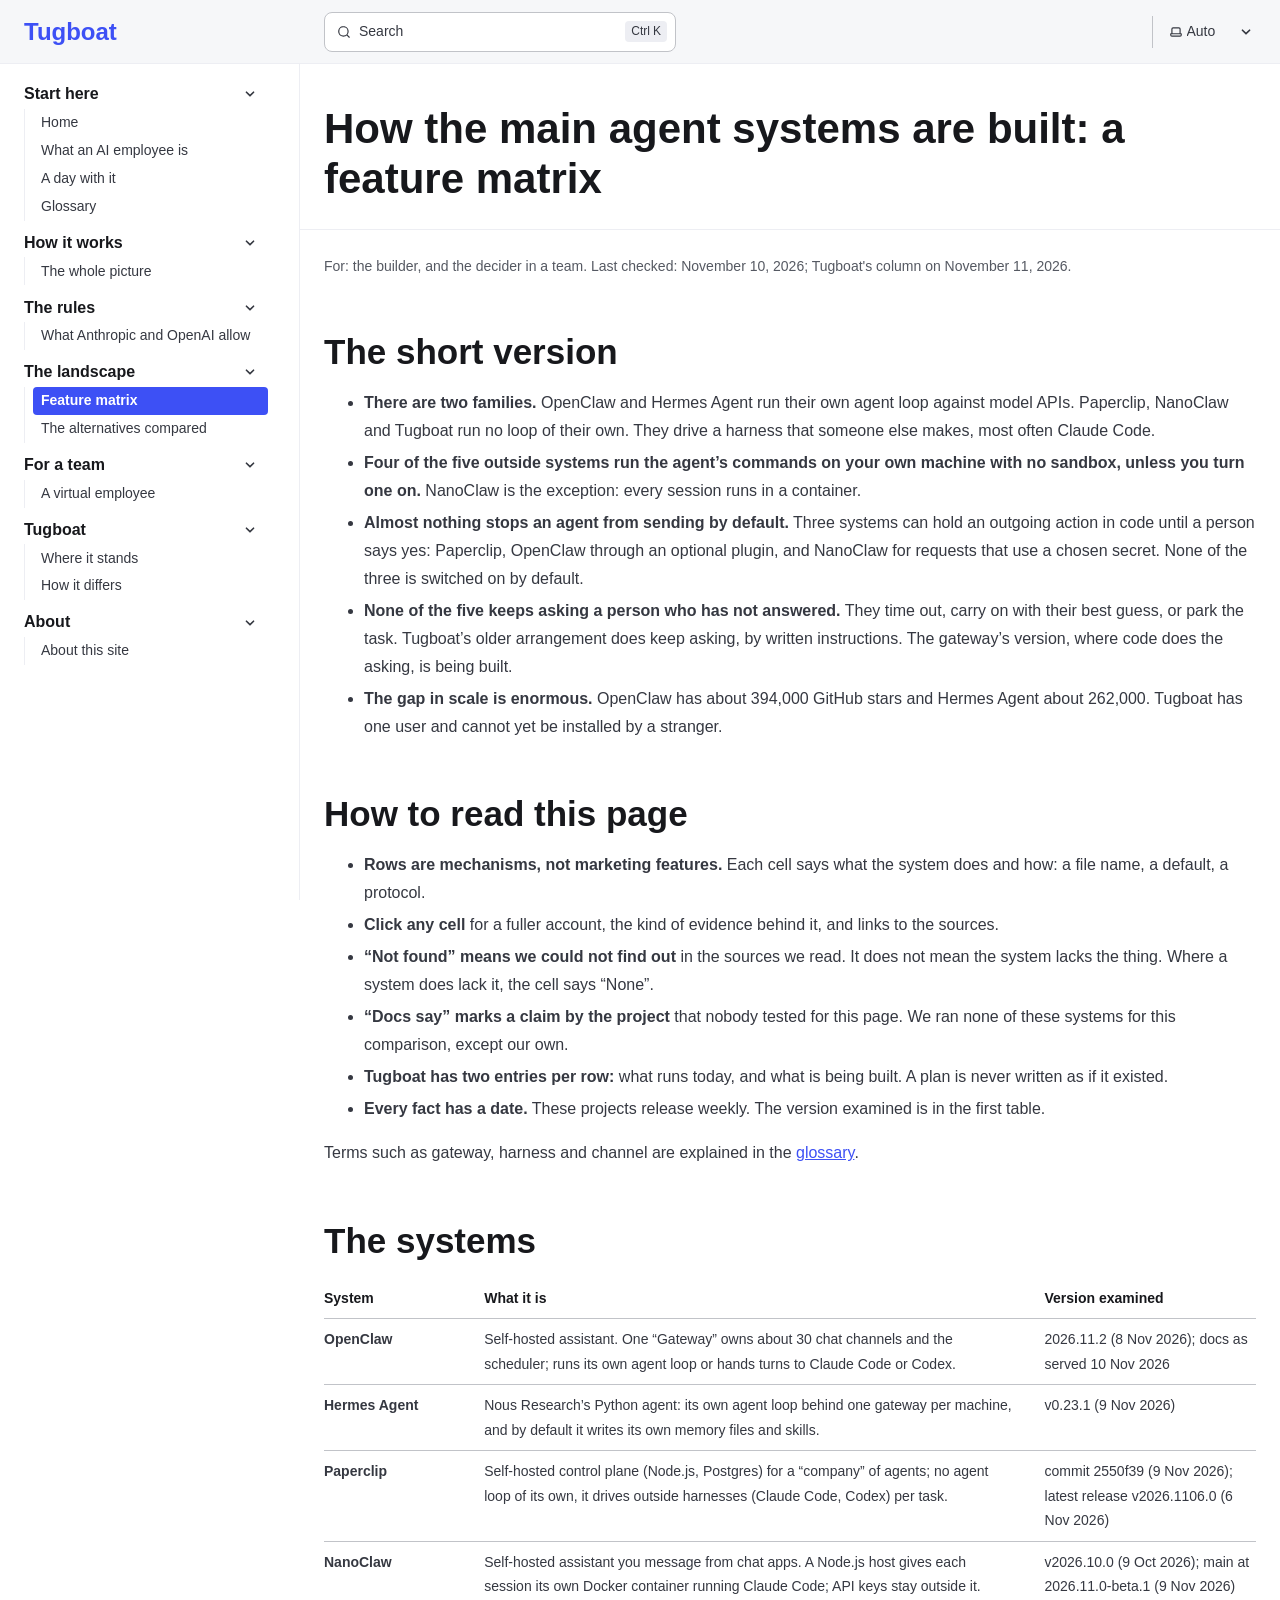
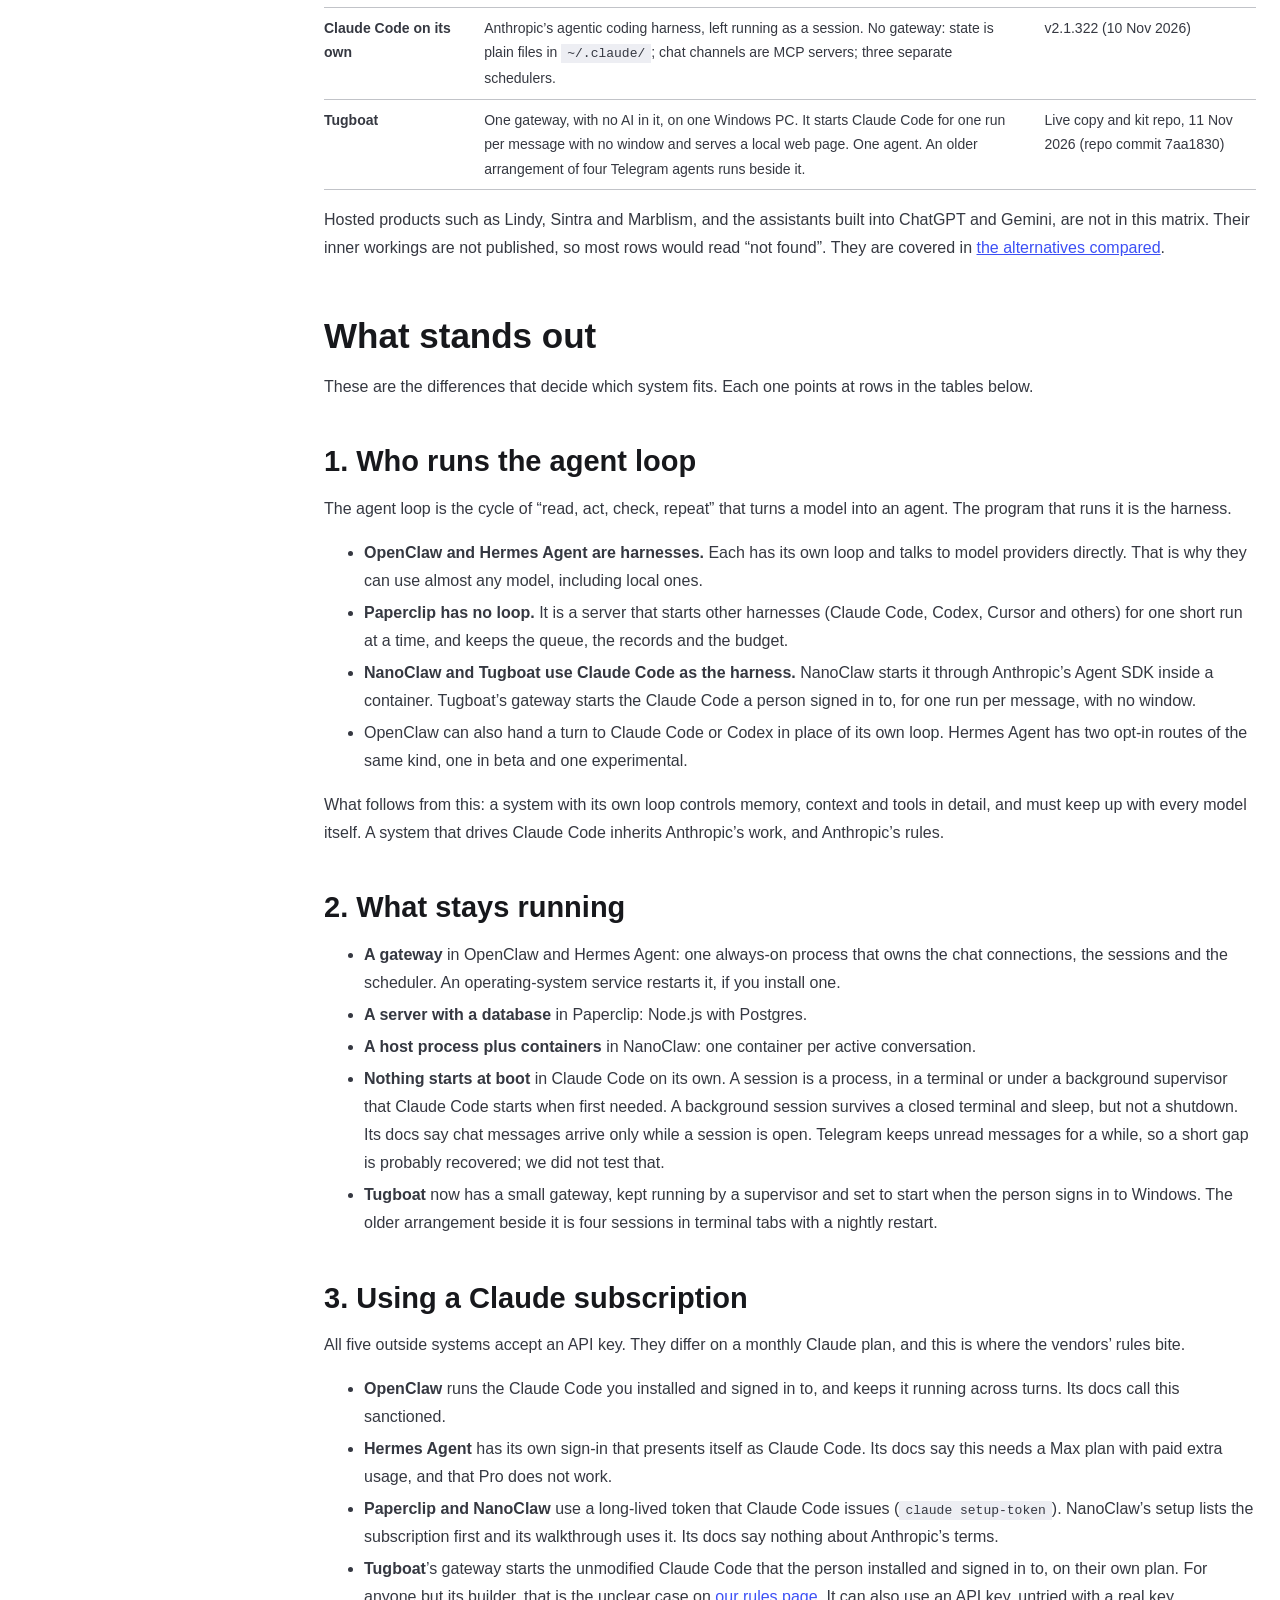
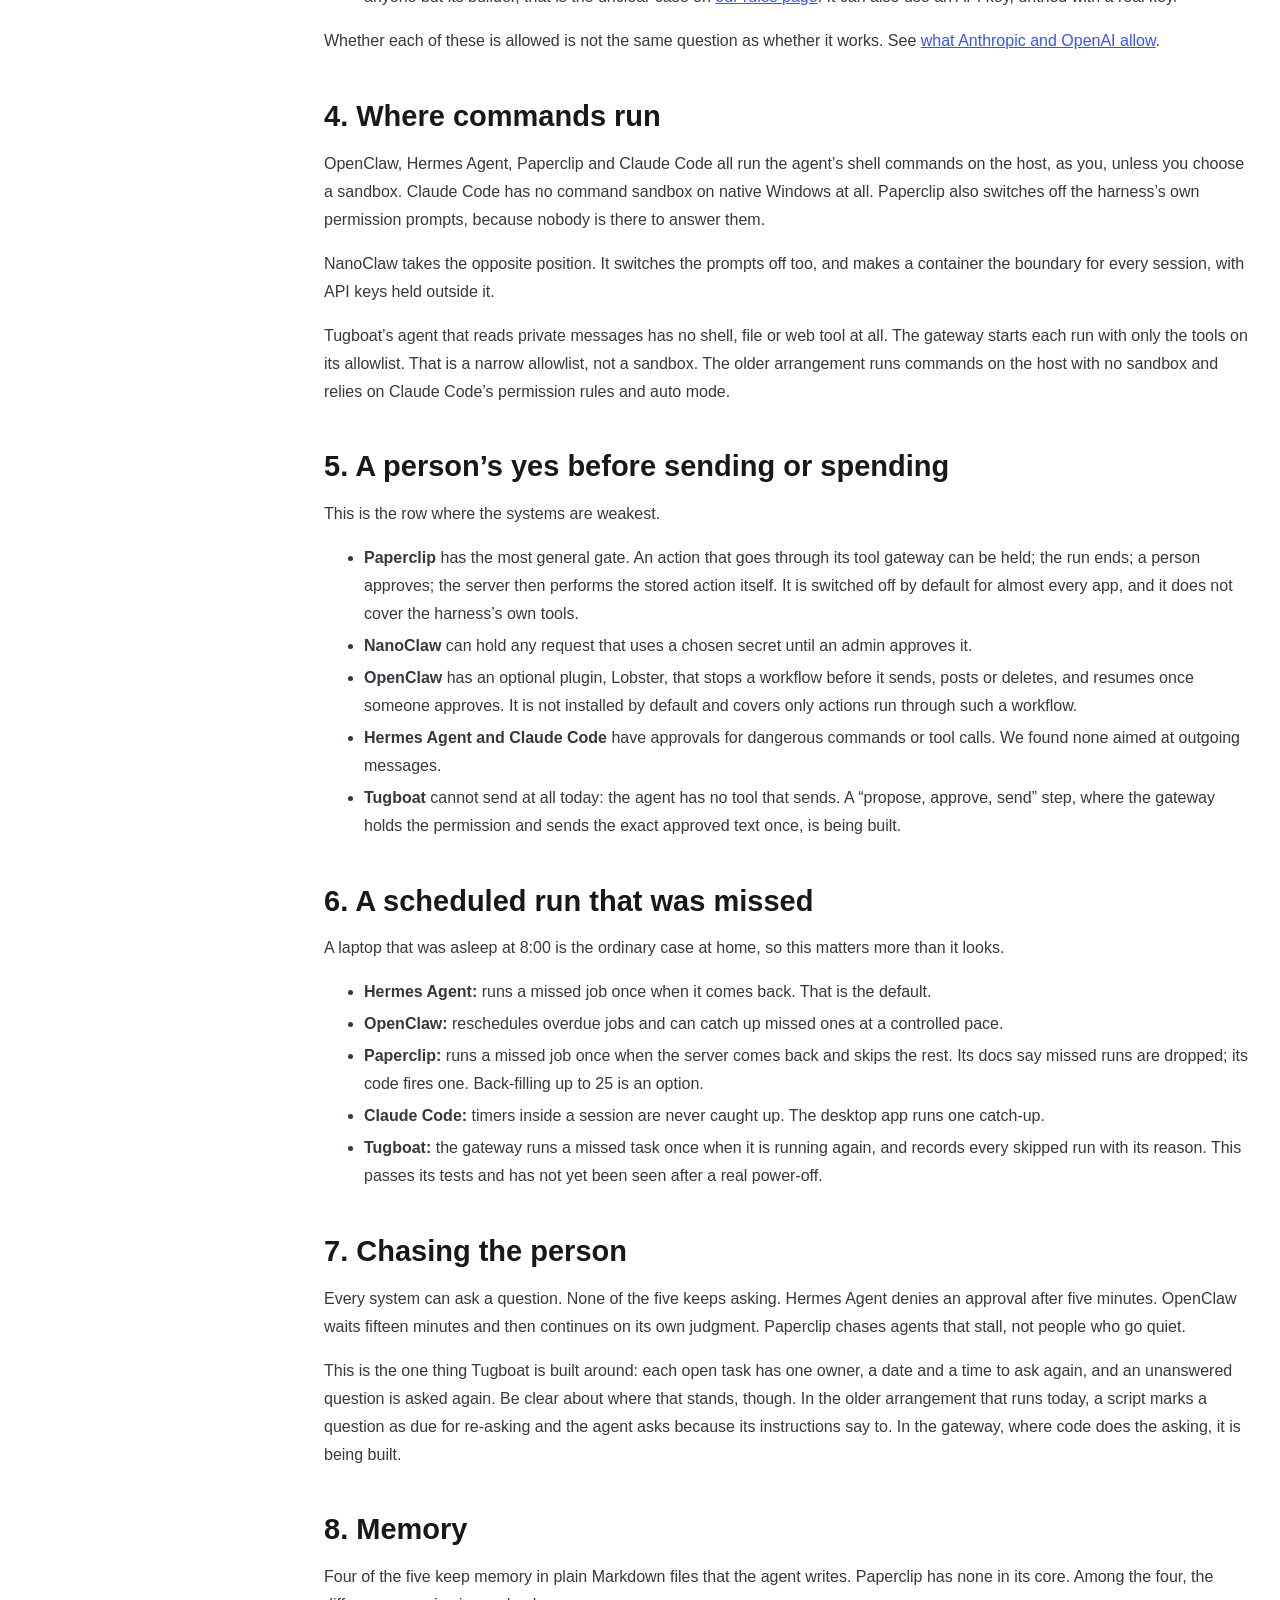
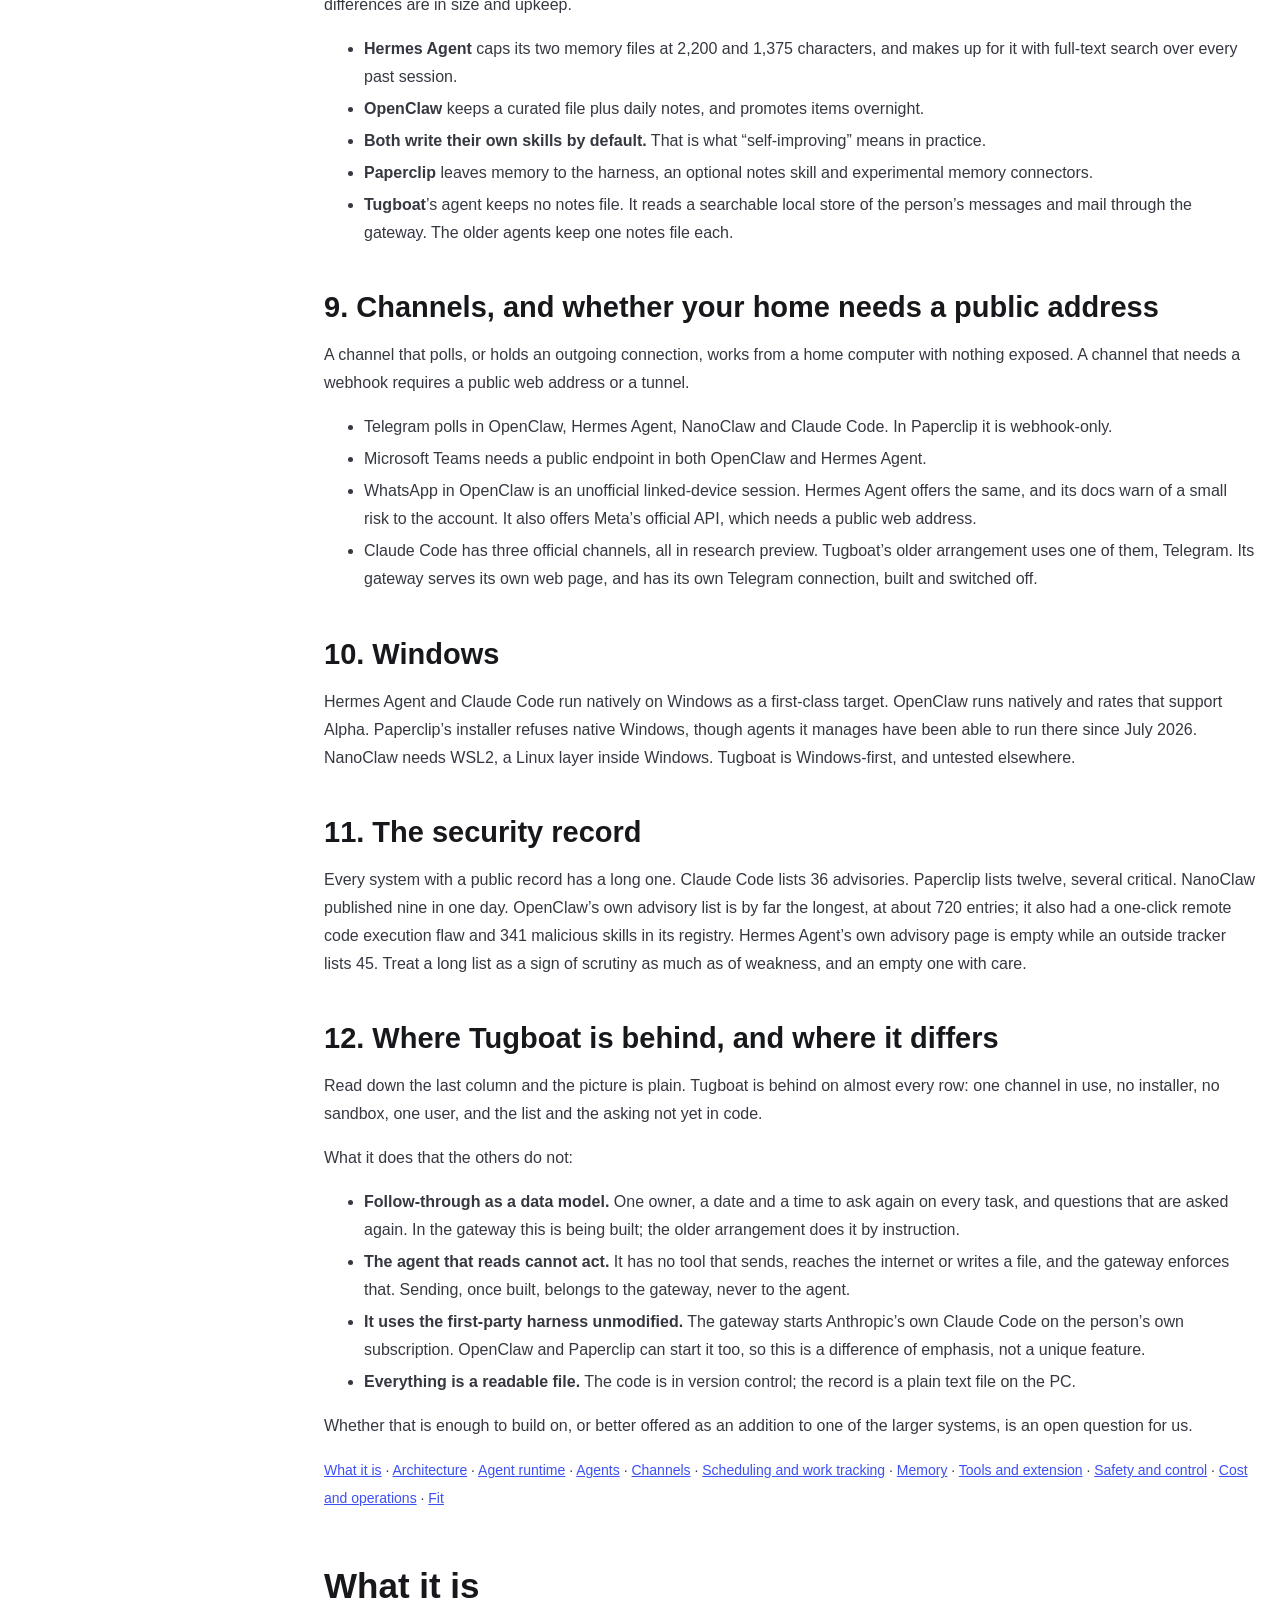
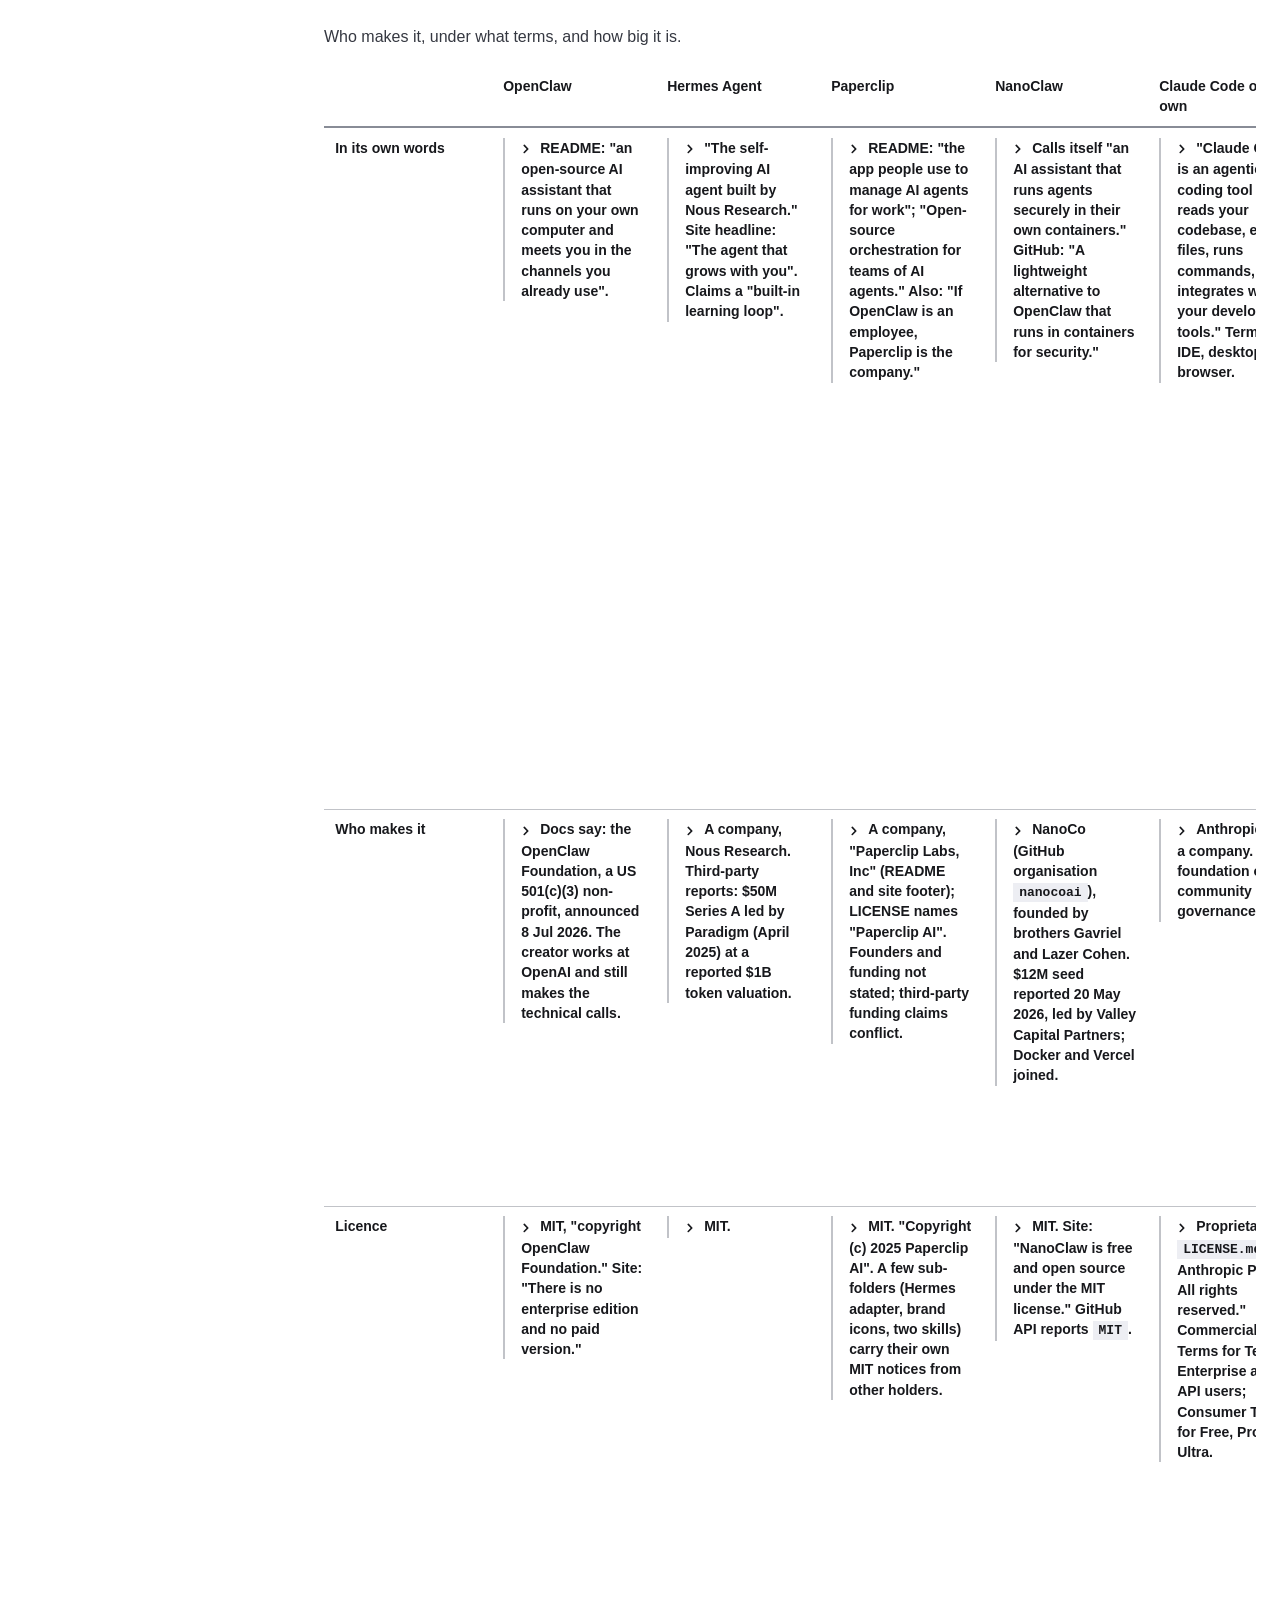
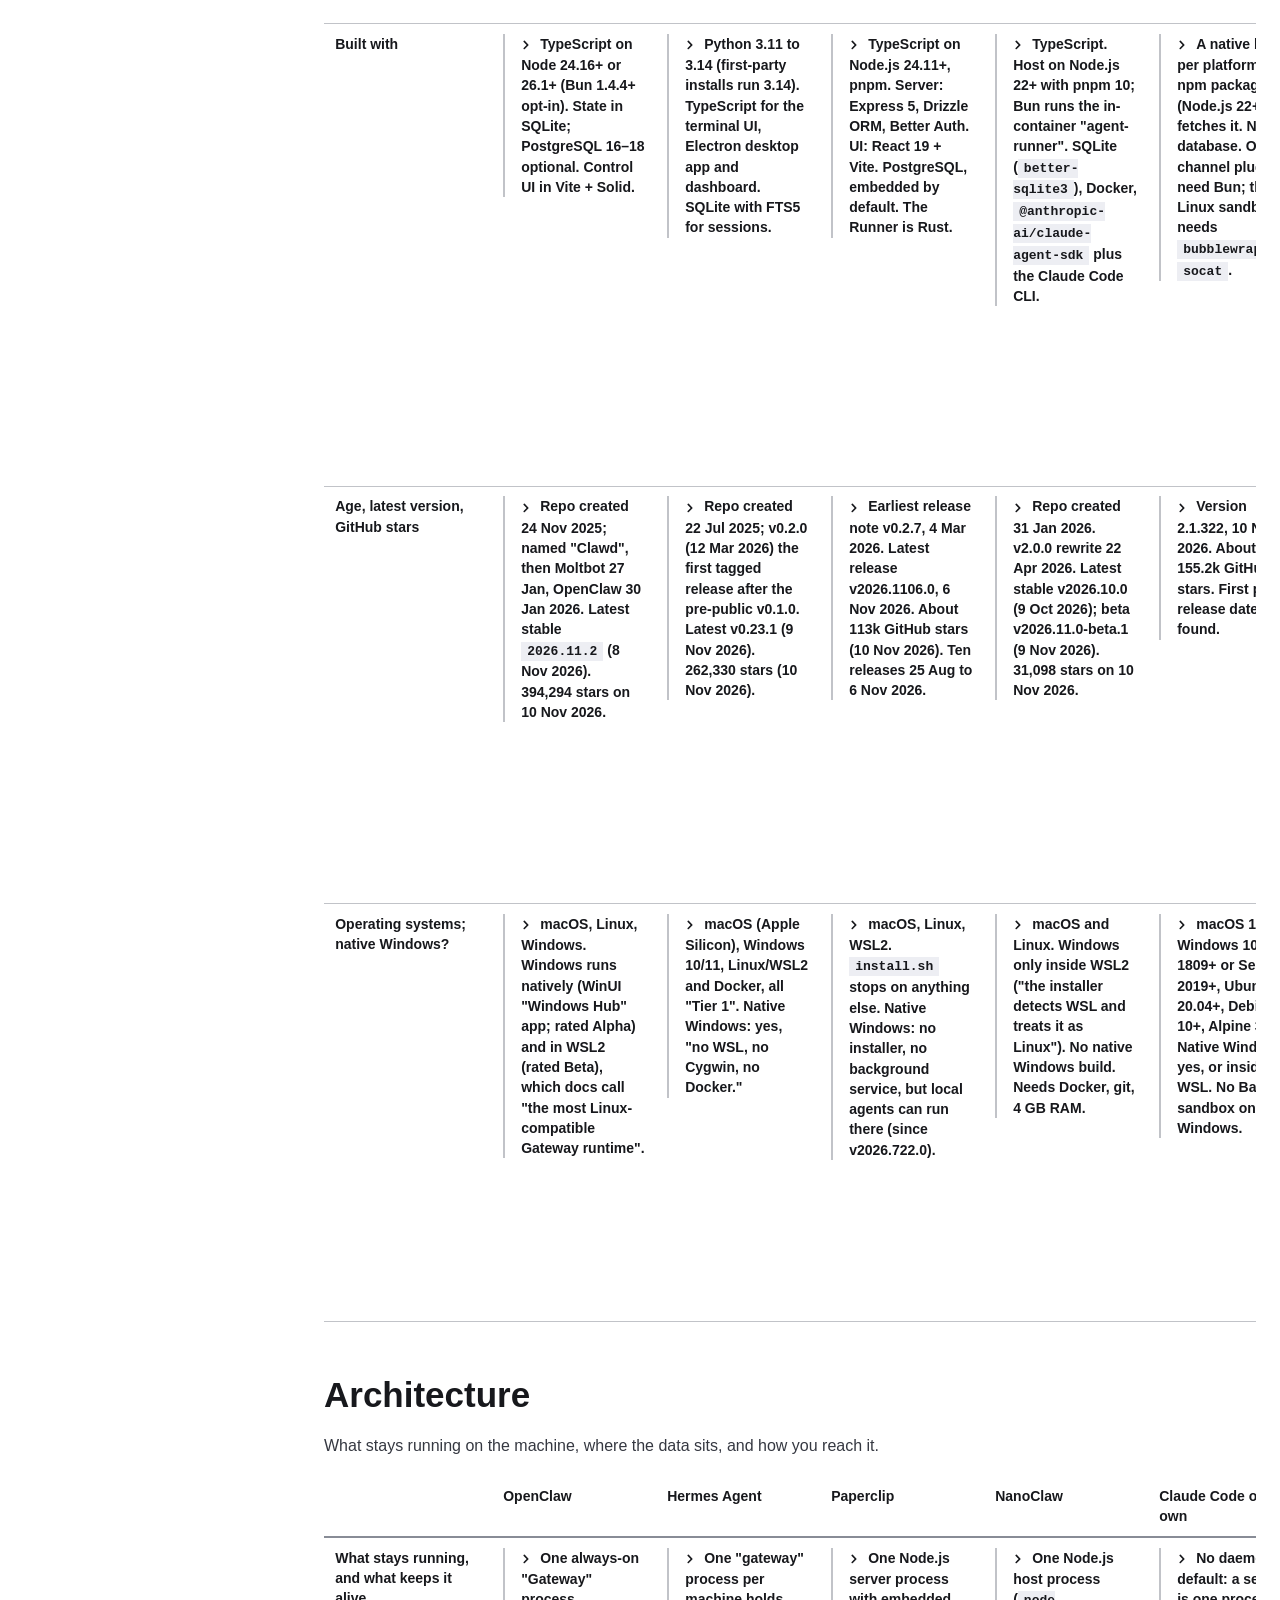
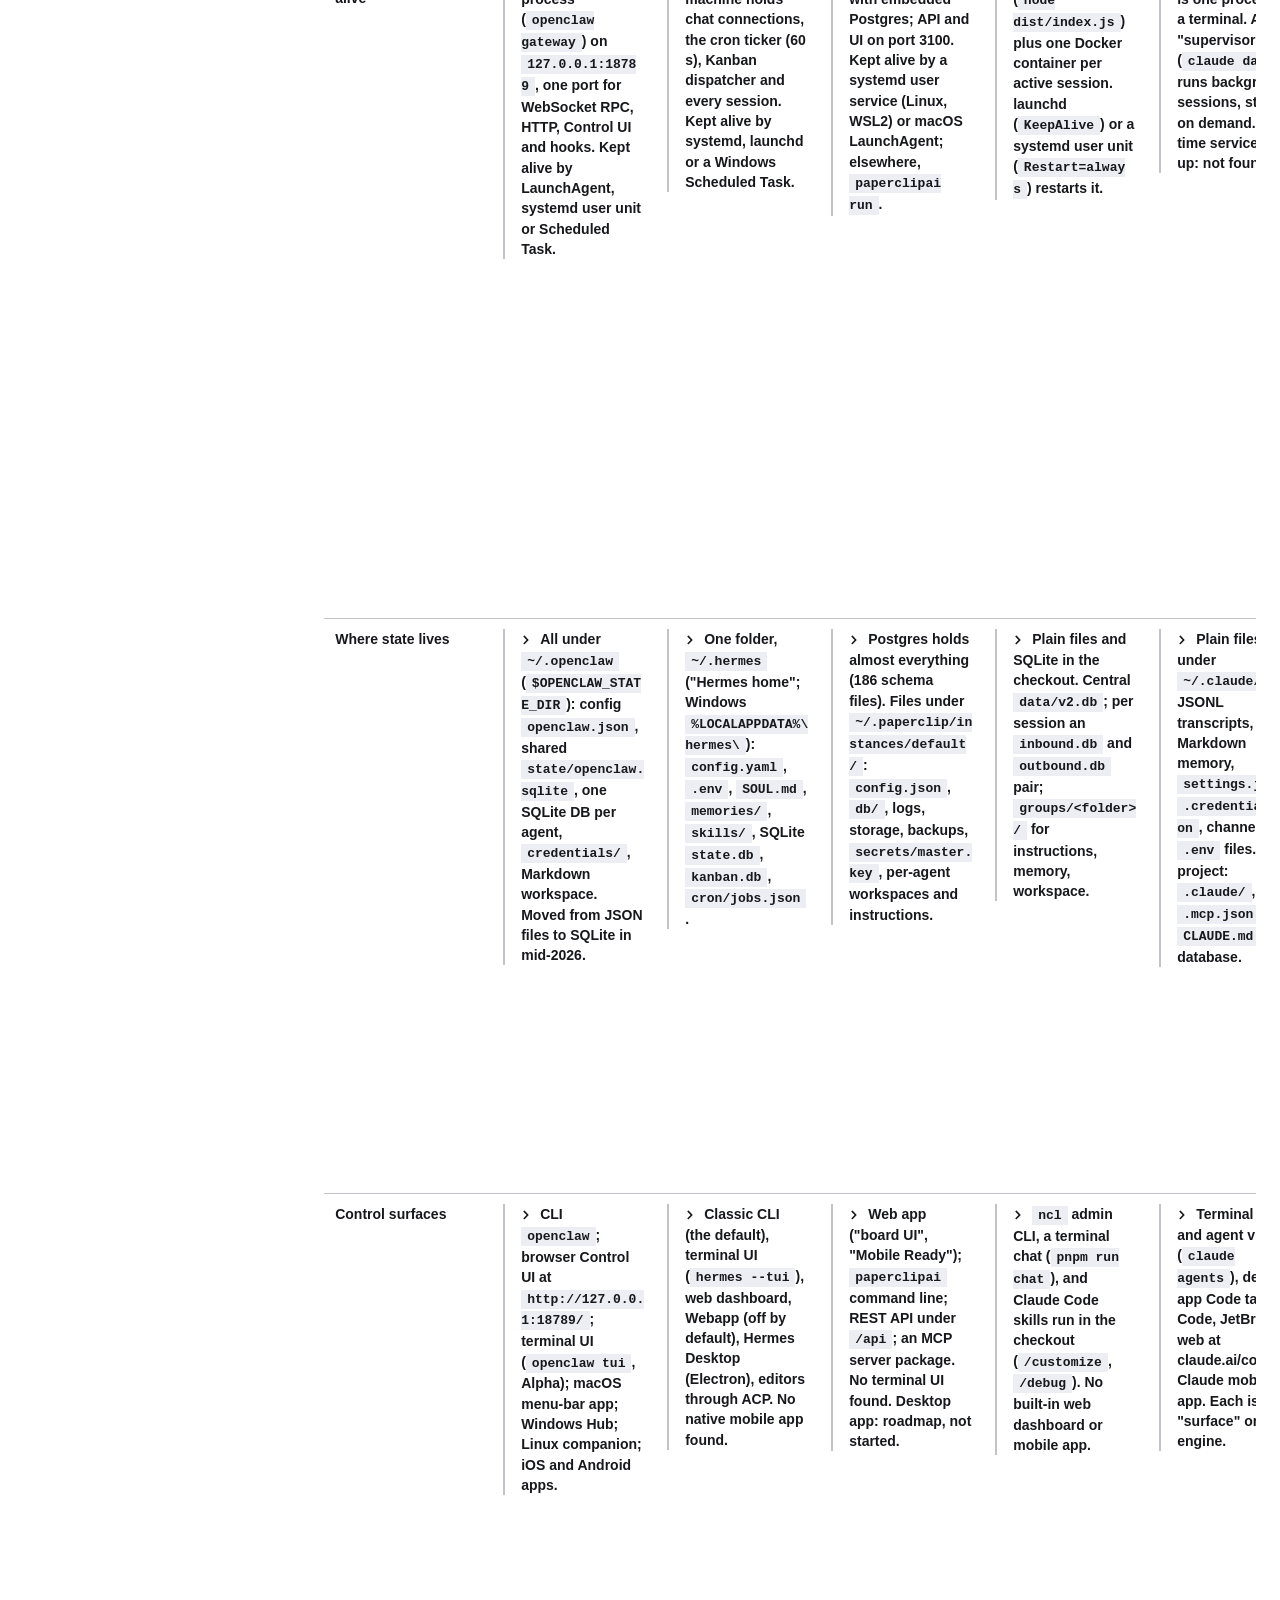
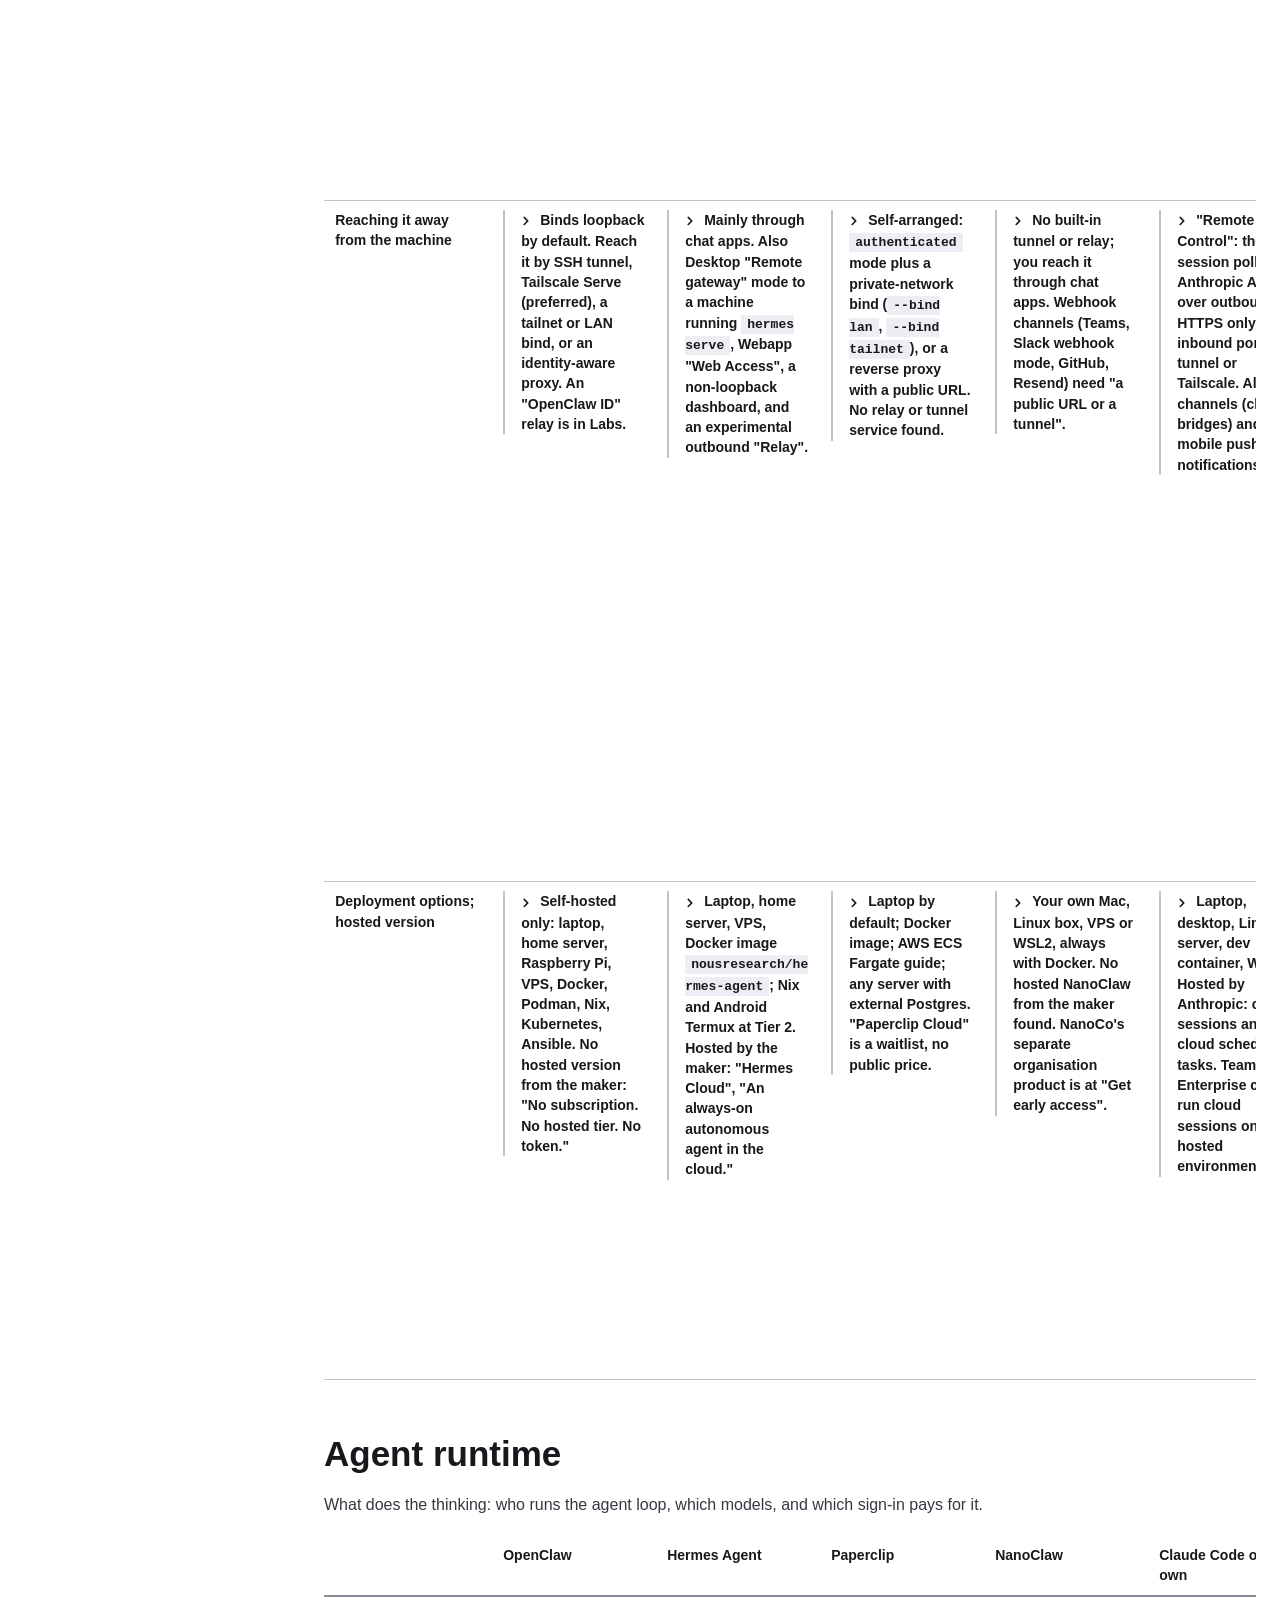
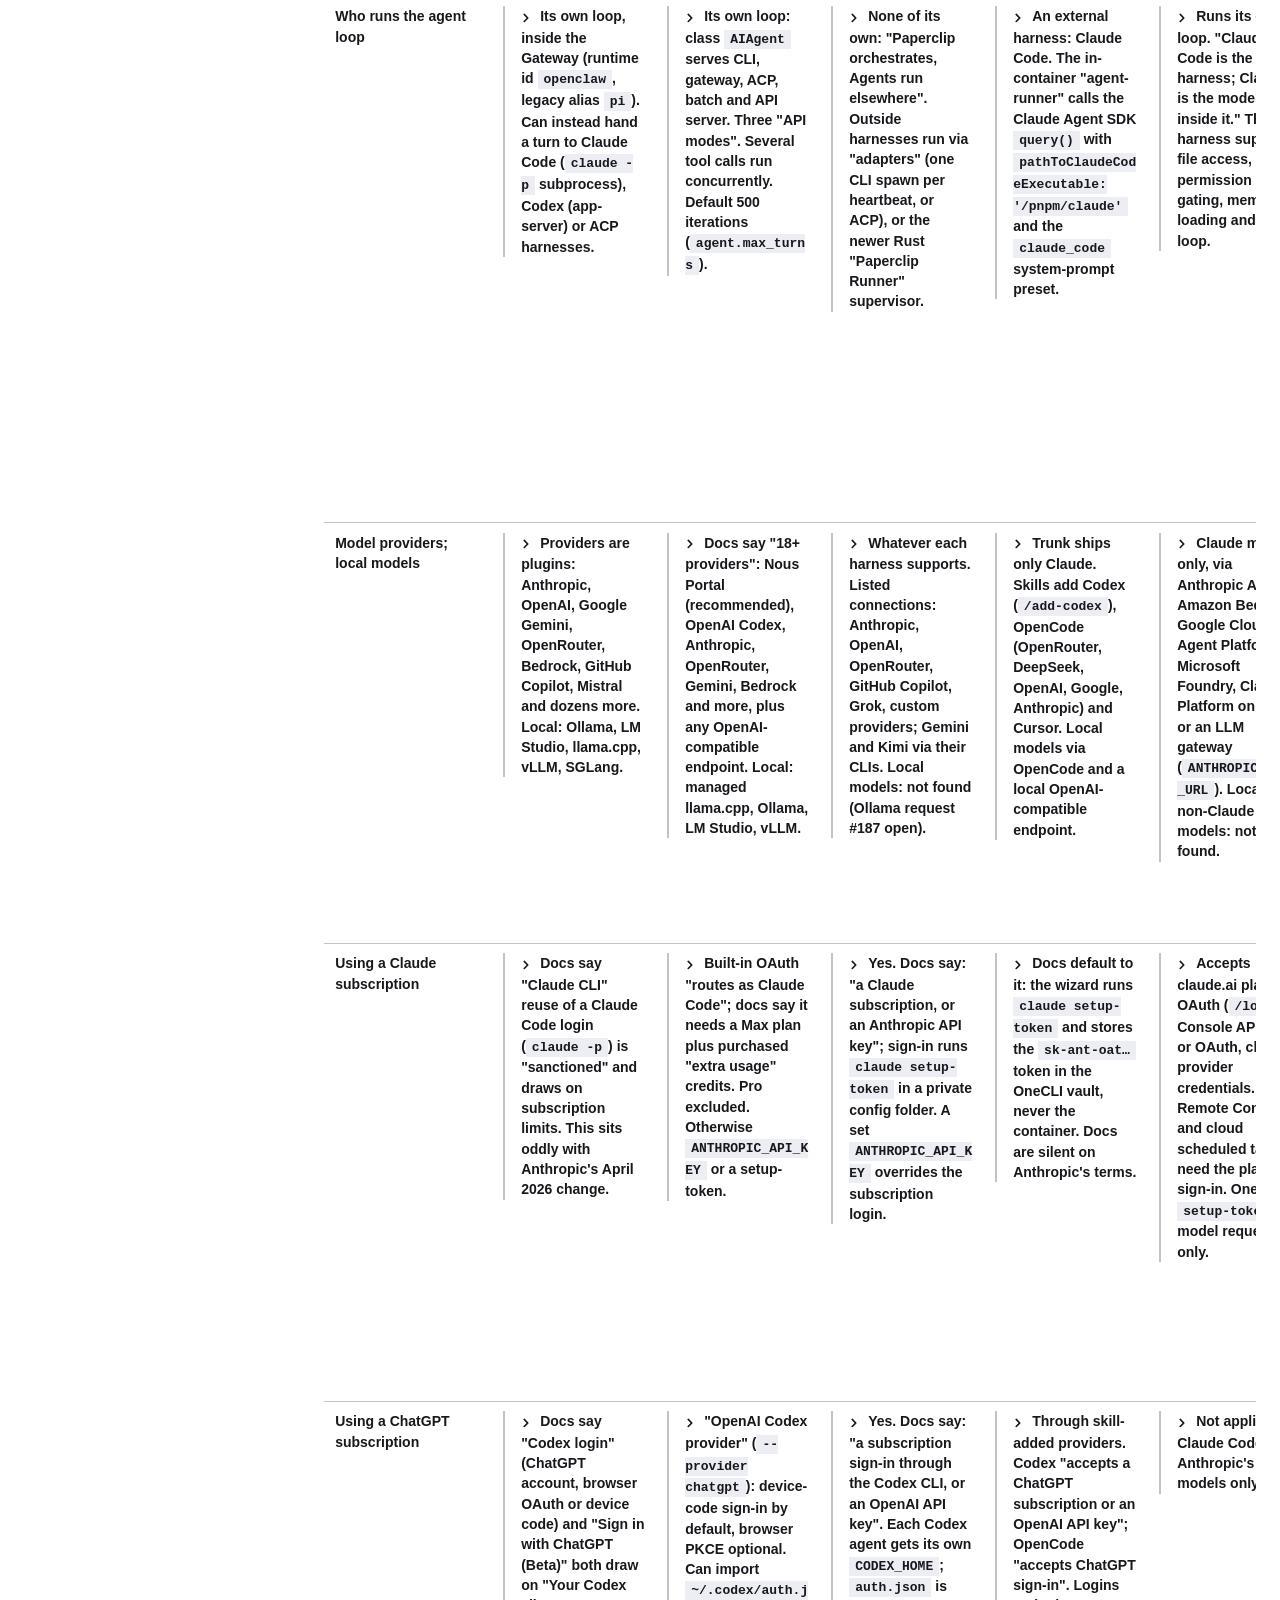
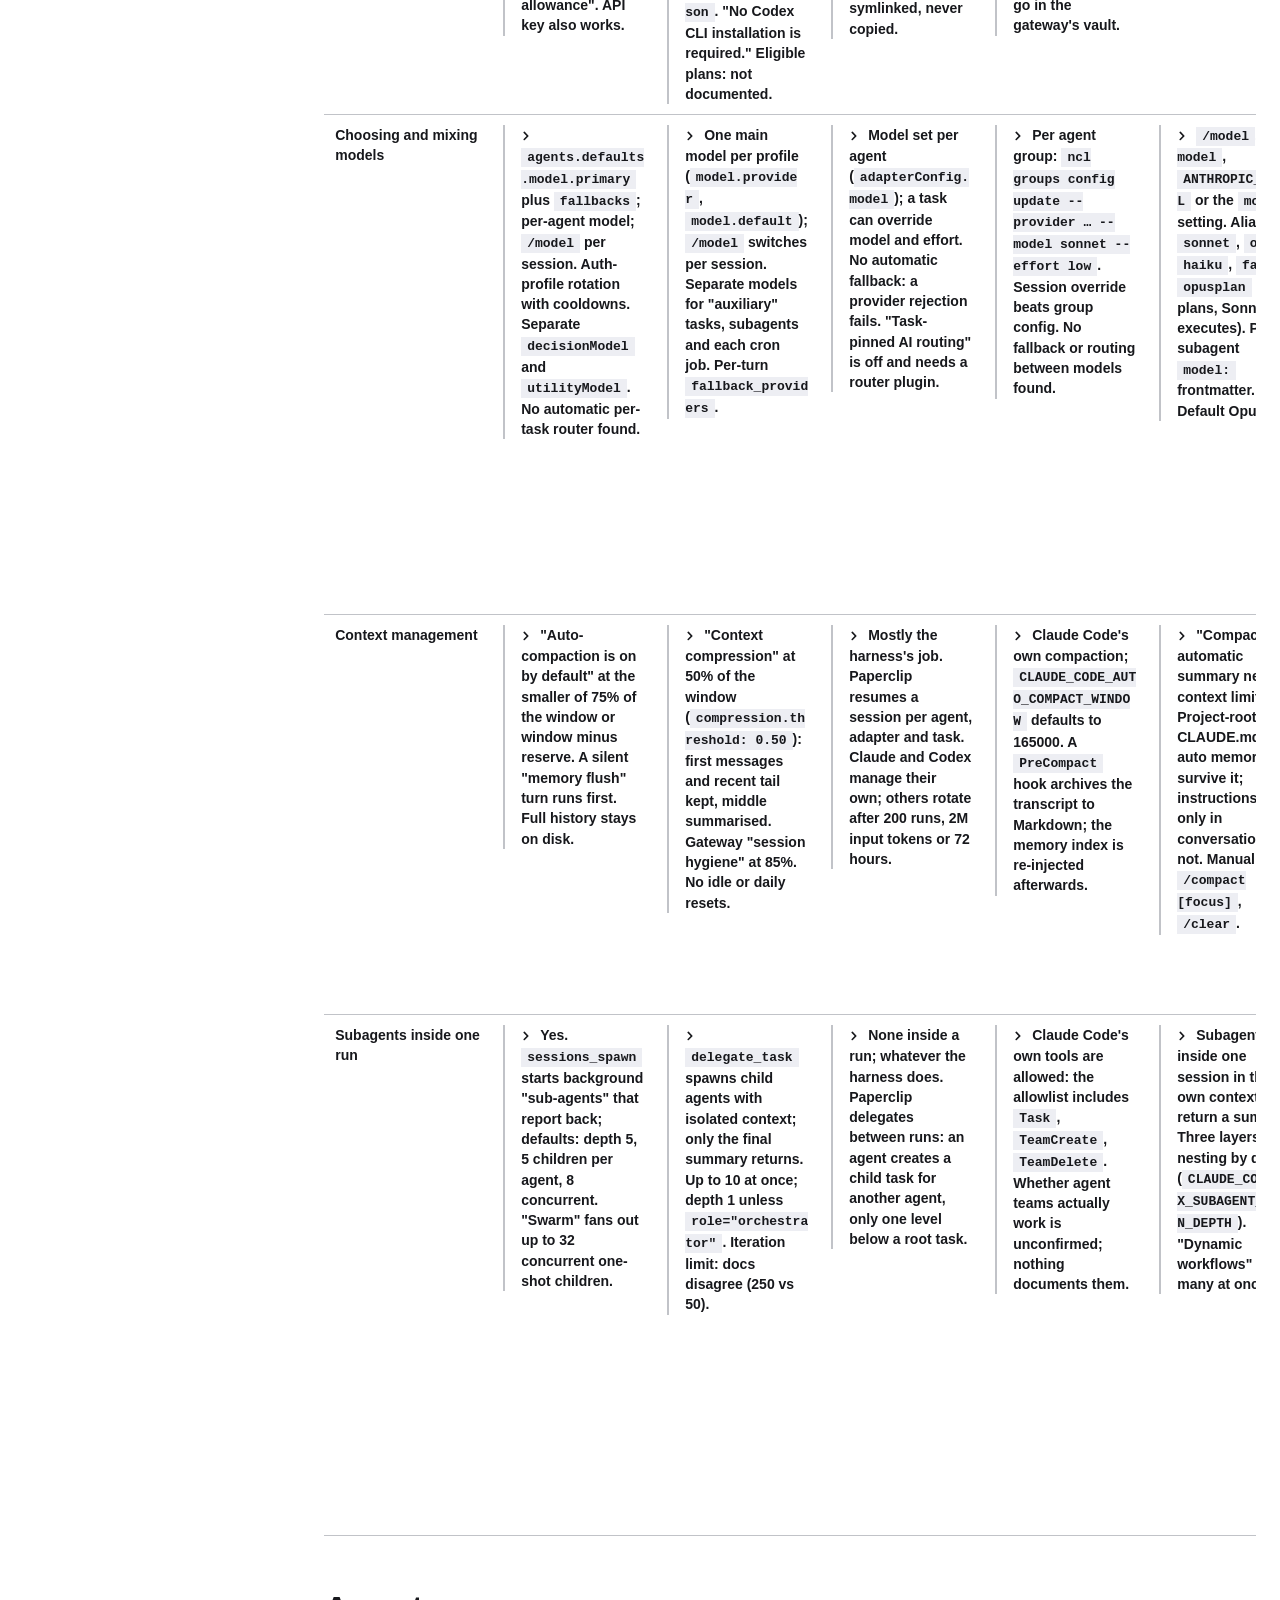
<file: guide/landscape/feature-matrix/index.html>
<!DOCTYPE html><html lang="en" dir="ltr" data-theme="dark" data-has-sidebar class="astro-4q24oeqg"><head><meta charset="utf-8"/><meta name="viewport" content="width=device-width, initial-scale=1"/><title>How the main agent systems are built: a feature matrix | Tugboat</title><link rel="canonical" href="https://tugboat.bot/guide/landscape/feature-matrix/"/><link rel="sitemap" href="/guide/sitemap-index.xml"/><script defer src="https://static.cloudflareinsights.com/beacon.min.js" data-cf-beacon="{&quot;token&quot;: &quot;ef85ecb2f5f54a8eaa55469e5325b684&quot;}"></script><script>// Copied from tugboat.bot/index.html, Nov 19. The page path (/guide/...) tells guide visits apart.
// Visit counter: one row per page view in the Google Form "Tugboat visits" (Sheet of the same name).
// Sends the page, where the visitor came from, phone or computer, and a random number kept in this browser.
// No cookies, no IP address, nothing personal. Skipped for robots (see below).
;(() => {
	if (navigator.webdriver || /bot|crawl|spider|slurp|inspectiontool|lighthouse|headless|preview/i.test(navigator.userAgent)) return
	let visitor = ''
	try { visitor = localStorage.getItem('tb-v') || ''; if (!visitor) { visitor = Math.random().toString(36).slice(2, 12); localStorage.setItem('tb-v', visitor) } } catch {}
	const q = new URLSearchParams(location.search)
	let source = q.get('utm_source') || q.get('ref') || q.get('from') || ''
	if (!source && document.referrer) { try { const h = new URL(document.referrer).hostname.replace(/^www\./, ''); if (h !== location.hostname) source = h } catch {} }
	const d = new FormData()
	d.append('entry.1834262139', location.pathname || '/')
	d.append('entry.1310039105', source || 'direct')
	d.append('entry.1872699160', visitor || 'unknown')
	d.append('entry.765420817', matchMedia('(max-width: 760px)').matches ? 'phone' : 'computer')
	// Count the visit only once a person does something (scroll, mouse, touch, key). Link checkers and
	// previewers load the page and run it, but never do these, so they are not counted.
	const events = ['scroll', 'pointermove', 'pointerdown', 'touchstart', 'keydown']
	const send = () => {
		events.forEach(e => removeEventListener(e, send, true))
		try { fetch('https://docs.google.com/forms/d/e/1FAIpQLSfNrJhDmcocQgchXlww7f_4qbJp6adWWpwGg-5LMCxfqk2dkA/formResponse', { method: 'POST', mode: 'no-cors', body: d, keepalive: true }) } catch {}
	}
	events.forEach(e => addEventListener(e, send, { capture: true, passive: true }))
})()
</script><link rel="shortcut icon" href="/guide/favicon.svg" type="image/svg+xml"/><meta name="generator" content="Astro v7.4.8"/><meta name="generator" content="Starlight v0.42.10"/><meta property="og:title" content="How the main agent systems are built: a feature matrix"/><meta property="og:type" content="article"/><meta property="og:url" content="https://tugboat.bot/guide/landscape/feature-matrix/"/><meta property="og:locale" content="en"/><meta property="og:description" content="OpenClaw, Hermes Agent, Paperclip, NanoClaw, Claude Code on its own and Tugboat, compared row by row on architecture, agent runtime, channels, scheduling, memory, safety and cost. Checked November 10, 2026."/><meta property="og:site_name" content="Tugboat"/><meta name="twitter:card" content="summary_large_image"/><meta name="description" content="OpenClaw, Hermes Agent, Paperclip, NanoClaw, Claude Code on its own and Tugboat, compared row by row on architecture, agent runtime, channels, scheduling, memory, safety and cost. Checked November 10, 2026."/><script>
	window.StarlightThemeProvider = (() => {
		const storedTheme =
			typeof localStorage !== 'undefined' && localStorage.getItem('starlight-theme');
		const theme =
			storedTheme ||
			(window.matchMedia('(prefers-color-scheme: light)').matches ? 'light' : 'dark');
		document.documentElement.dataset.theme = theme === 'light' ? 'light' : 'dark';
		return {
			updatePickers(theme = storedTheme || 'auto') {
				document.querySelectorAll('starlight-theme-select').forEach((picker) => {
					const select = picker.querySelector('select');
					if (select) select.value = theme;
					/** @type {HTMLTemplateElement | null} */
					const tmpl = document.querySelector(`#theme-icons`);
					const newIcon = tmpl && tmpl.content.querySelector('.' + theme);
					if (newIcon) {
						const oldIcon = picker.querySelector('svg.label-icon');
						if (oldIcon) {
							oldIcon.replaceChildren(...newIcon.cloneNode(true).childNodes);
						}
					}
				});
			},
		};
	})();
</script><template id="theme-icons"><svg aria-hidden="true" class="light astro-7xg36bbx" width="16" height="16" viewBox="0 0 24 24" fill="currentColor" style="--sl-icon-size: 1em;"><path d="M5 12a1 1 0 0 0-1-1H3a1 1 0 0 0 0 2h1a1 1 0 0 0 1-1Zm.64 5-.71.71a1 1 0 0 0 0 1.41 1 1 0 0 0 1.41 0l.71-.71A1 1 0 0 0 5.64 17ZM12 5a1 1 0 0 0 1-1V3a1 1 0 0 0-2 0v1a1 1 0 0 0 1 1Zm5.66 2.34a1 1 0 0 0 .7-.29l.71-.71a1 1 0 1 0-1.41-1.41l-.66.71a1 1 0 0 0 0 1.41 1 1 0 0 0 .66.29Zm-12-.29a1 1 0 0 0 1.41 0 1 1 0 0 0 0-1.41l-.71-.71a1.004 1.004 0 1 0-1.43 1.41l.73.71ZM21 11h-1a1 1 0 0 0 0 2h1a1 1 0 0 0 0-2Zm-2.64 6A1 1 0 0 0 17 18.36l.71.71a1 1 0 0 0 1.41 0 1 1 0 0 0 0-1.41l-.76-.66ZM12 6.5a5.5 5.5 0 1 0 5.5 5.5A5.51 5.51 0 0 0 12 6.5Zm0 9a3.5 3.5 0 1 1 0-7 3.5 3.5 0 0 1 0 7Zm0 3.5a1 1 0 0 0-1 1v1a1 1 0 0 0 2 0v-1a1 1 0 0 0-1-1Z"/></svg><svg aria-hidden="true" class="dark astro-7xg36bbx" width="16" height="16" viewBox="0 0 24 24" fill="currentColor" style="--sl-icon-size: 1em;"><path d="M21.64 13a1 1 0 0 0-1.05-.14 8.049 8.049 0 0 1-3.37.73 8.15 8.15 0 0 1-8.14-8.1 8.59 8.59 0 0 1 .25-2A1 1 0 0 0 8 2.36a10.14 10.14 0 1 0 14 11.69 1 1 0 0 0-.36-1.05Zm-9.5 6.69A8.14 8.14 0 0 1 7.08 5.22v.27a10.15 10.15 0 0 0 10.14 10.14 9.784 9.784 0 0 0 2.1-.22 8.11 8.11 0 0 1-7.18 4.32v-.04Z"/></svg><svg aria-hidden="true" class="auto astro-7xg36bbx" width="16" height="16" viewBox="0 0 24 24" fill="currentColor" style="--sl-icon-size: 1em;"><path d="M21 14h-1V7a3 3 0 0 0-3-3H7a3 3 0 0 0-3 3v7H3a1 1 0 0 0-1 1v2a3 3 0 0 0 3 3h14a3 3 0 0 0 3-3v-2a1 1 0 0 0-1-1ZM6 7a1 1 0 0 1 1-1h10a1 1 0 0 1 1 1v7H6V7Zm14 10a1 1 0 0 1-1 1H5a1 1 0 0 1-1-1v-1h16v1Z"/></svg></template><link rel="stylesheet" href="/guide/_astro/print.C9eyqPGL.css" media="print"><link rel="stylesheet" href="/guide/_astro/common.EzWjjvd0.css"><style>@layer starlight.components{svg:where(.astro-7xg36bbx){color:var(--sl-icon-color);font-size:var(--sl-icon-size,1em);width:1em;height:1em;overflow:visible}}
</style><script type="module" src="/guide/_astro/page.cNngjUgL.js"></script></head><body class="astro-4q24oeqg"><a class="sl-skip-link astro-iyimsb7x" href="#_top">Skip to content</a><div class="page sl-flex astro-3iveh6q6"><header class="header astro-3iveh6q6"><div class="header astro-nnhgoztz"><div class="title-wrapper sl-flex astro-nnhgoztz"><a href="/guide/" class="site-title sl-flex astro-rlklbri6"><span class="astro-rlklbri6" translate="no">Tugboat</span></a></div><div class="sl-flex print:hidden astro-nnhgoztz"><site-search class="astro-nnhgoztz astro-cbbg2zbi" data-translations="{&quot;placeholder&quot;:&quot;Search&quot;}"><button data-open-modal disabled aria-label="Search" aria-keyshortcuts="Control+K" class="astro-cbbg2zbi"><svg aria-hidden="true" class="astro-cbbg2zbi astro-7xg36bbx" width="16" height="16" viewBox="0 0 24 24" fill="currentColor" style="--sl-icon-size: 1em;"><path d="M21.71 20.29 18 16.61A9 9 0 1 0 16.61 18l3.68 3.68a.999.999 0 0 0 1.42 0 1 1 0 0 0 0-1.39ZM11 18a7 7 0 1 1 0-14 7 7 0 0 1 0 14Z"/></svg><span class="sl-hidden md:sl-block astro-cbbg2zbi" aria-hidden="true">Search</span><kbd class="sl-hidden md:sl-flex astro-cbbg2zbi" style="display: none"><kbd class="astro-cbbg2zbi">Ctrl</kbd><kbd class="astro-cbbg2zbi">K</kbd></kbd></button><dialog style="padding: 0" aria-label="Search" class="astro-cbbg2zbi"><div class="dialog-frame sl-flex astro-cbbg2zbi"><button data-close-modal class="sl-flex md:sl-hidden astro-cbbg2zbi">Cancel</button><div class="search-container astro-cbbg2zbi"><div id="starlight__search" class="astro-cbbg2zbi"></div></div></div></dialog></site-search><script>
	(() => {
		const openBtn = document.querySelector('button[data-open-modal]');
		const shortcut = openBtn?.querySelector('kbd');
		if (!openBtn || !(shortcut instanceof HTMLElement)) return;
		const platformKey = shortcut.querySelector('kbd');
		if (platformKey && /(Mac|iPhone|iPod|iPad)/i.test(navigator.platform)) {
			platformKey.textContent = '⌘';
			openBtn.setAttribute('aria-keyshortcuts', 'Meta+K');
		}
		shortcut.style.display = '';
	})();
</script><script type="module" src="/guide/_astro/Search.astro_astro_type_script_index_0_lang.CxibuA6H.js"></script></div><div class="sl-hidden md:sl-flex print:hidden right-group astro-nnhgoztz"><div class="sl-flex social-icons astro-nnhgoztz"></div><starlight-theme-select><label style="--sl-select-width: 6.25em" class="astro-pzxqu3hi"><span class="sr-only astro-pzxqu3hi">Select theme</span><svg aria-hidden="true" class="icon label-icon astro-pzxqu3hi astro-7xg36bbx" width="16" height="16" viewBox="0 0 24 24" fill="currentColor" style="--sl-icon-size: 1em;"><path d="M21 14h-1V7a3 3 0 0 0-3-3H7a3 3 0 0 0-3 3v7H3a1 1 0 0 0-1 1v2a3 3 0 0 0 3 3h14a3 3 0 0 0 3-3v-2a1 1 0 0 0-1-1ZM6 7a1 1 0 0 1 1-1h10a1 1 0 0 1 1 1v7H6V7Zm14 10a1 1 0 0 1-1 1H5a1 1 0 0 1-1-1v-1h16v1Z"/></svg><select autocomplete="off" class="astro-pzxqu3hi"><option value="dark" class="astro-pzxqu3hi">Dark</option><option value="light" class="astro-pzxqu3hi">Light</option><option value="auto" selected class="astro-pzxqu3hi">Auto</option></select><svg aria-hidden="true" class="icon caret astro-pzxqu3hi astro-7xg36bbx" width="16" height="16" viewBox="0 0 24 24" fill="currentColor" style="--sl-icon-size: 1em;"><path d="M17 9.17a1 1 0 0 0-1.41 0L12 12.71 8.46 9.17a1 1 0 1 0-1.41 1.42l4.24 4.24a1.002 1.002 0 0 0 1.42 0L17 10.59a1.002 1.002 0 0 0 0-1.42Z"/></svg></label></starlight-theme-select><script>
	StarlightThemeProvider.updatePickers();
</script><script type="module">var e=`starlight-theme`,t=e=>e===`auto`||e===`dark`||e===`light`?e:`auto`,n=()=>t(typeof localStorage<`u`&&localStorage.getItem(e));function r(t){typeof localStorage<`u`&&localStorage.setItem(e,t===`light`||t===`dark`?t:``)}var i=()=>matchMedia(`(prefers-color-scheme: light)`).matches?`light`:`dark`;function a(e){StarlightThemeProvider.updatePickers(e),document.documentElement.dataset.theme=e===`auto`?i():e,r(e)}matchMedia(`(prefers-color-scheme: light)`).addEventListener(`change`,()=>{n()===`auto`&&a(`auto`)});var o=class extends HTMLElement{constructor(){super(),a(n()),this.querySelector(`select`)?.addEventListener(`change`,e=>{e.currentTarget instanceof HTMLSelectElement&&a(t(e.currentTarget.value))})}};customElements.define(`starlight-theme-select`,o);</script><script type="module">var e=class extends HTMLElement{constructor(){super();let e=this.querySelector(`select`);e&&(e.addEventListener(`change`,e=>{e.currentTarget instanceof HTMLSelectElement&&(window.location.pathname=e.currentTarget.value)}),window.addEventListener(`pageshow`,t=>{if(!t.persisted)return;let n=e.querySelector(`option[selected]`)?.index;n!==e.selectedIndex&&(e.selectedIndex=n??0)}))}};customElements.define(`starlight-lang-select`,e);</script></div></div></header><nav class="sidebar print:hidden astro-3iveh6q6" aria-label="Main"><button popovertarget="starlight__sidebar" class="sl-menu-button sl-flex md:sl-hidden print:hidden astro-ifn5vpvw"><svg aria-hidden="true" class="open-menu astro-ifn5vpvw astro-7xg36bbx" width="16" height="16" viewBox="0 0 24 24" fill="currentColor" style="--sl-icon-size: 1em;"><path d="M3 8h18a1 1 0 1 0 0-2H3a1 1 0 0 0 0 2Zm18 8H3a1 1 0 0 0 0 2h18a1 1 0 0 0 0-2Zm0-5H3a1 1 0 0 0 0 2h18a1 1 0 0 0 0-2Z"/></svg><svg aria-hidden="true" class="close-menu astro-ifn5vpvw astro-7xg36bbx" width="16" height="16" viewBox="0 0 24 24" fill="currentColor" style="--sl-icon-size: 1em;"><path d="m13.41 12 6.3-6.29a1.004 1.004 0 1 0-1.42-1.42L12 10.59l-6.29-6.3a1.004 1.004 0 0 0-1.42 1.42l6.3 6.29-6.3 6.29a1 1 0 0 0 0 1.42.998.998 0 0 0 1.42 0l6.29-6.3 6.29 6.3a.999.999 0 0 0 1.42 0 1 1 0 0 0 0-1.42L13.41 12Z"/></svg><span class="sr-only astro-ifn5vpvw">Menu</span></button><script type="module">var e=class extends HTMLElement{constructor(){super();let e=matchMedia(`(min-width: 50em)`),t=()=>{this.popover=e.matches?null:`auto`};t(),e.addEventListener(`change`,()=>t()),this.addEventListener(`toggle`,({newState:e})=>this.trapFocus(e===`open`))}trapFocus(e){document.querySelectorAll(`.main-frame, .sl-skip-link`).forEach(t=>{t.toggleAttribute(`inert`,e)})}};customElements.define(`sl-sidebar-pane`,e);</script><sl-sidebar-pane popover id="starlight__sidebar" class="sidebar-pane astro-3iveh6q6"><div class="sidebar-content sl-flex astro-3iveh6q6"><sl-sidebar-state-persist data-hash="0gspgz0" class="astro-j5kohbvr"><script aria-hidden="true">
		(() => {
			try {
				if (!matchMedia('(min-width: 50em)').matches) return;
				/** @type {HTMLElement | null} */
				const target = document.querySelector('sl-sidebar-state-persist');
				const state = JSON.parse(sessionStorage.getItem('sl-sidebar-state') || '0');
				if (!target || !state || target.dataset.hash !== state.hash) return;
				window._starlightScrollRestore = state.scroll;
				customElements.define(
					'sl-sidebar-restore',
					class SidebarRestore extends HTMLElement {
						connectedCallback() {
							try {
								const idx = parseInt(this.dataset.index || '');
								const details = this.closest('details');
								if (details && typeof state.open[idx] === 'boolean') details.open = state.open[idx];
							} catch {}
						}
					}
				);
			} catch {}
		})();
	</script><ul class="top-level astro-x2svowyo"><li class="astro-x2svowyo"><details open class="astro-x2svowyo"><summary class="astro-x2svowyo"><span class="group-label astro-x2svowyo"><span class="large astro-x2svowyo">Start here</span></span><svg aria-hidden="true" class="caret astro-x2svowyo astro-7xg36bbx" width="16" height="16" viewBox="0 0 24 24" fill="currentColor" style="--sl-icon-size: 1.25rem;"><path d="m14.83 11.29-4.24-4.24a1 1 0 1 0-1.42 1.41L12.71 12l-3.54 3.54a1 1 0 0 0 0 1.41 1 1 0 0 0 .71.29 1 1 0 0 0 .71-.29l4.24-4.24a1.002 1.002 0 0 0 0-1.42Z"/></svg></summary><sl-sidebar-restore data-index="0"></sl-sidebar-restore><ul class="astro-x2svowyo"><li class="astro-x2svowyo"><a href="/guide/" class="astro-x2svowyo"><span class="astro-x2svowyo">Home</span></a></li><li class="astro-x2svowyo"><a href="/guide/start/what-an-ai-employee-is/" class="astro-x2svowyo"><span class="astro-x2svowyo">What an AI employee is</span></a></li><li class="astro-x2svowyo"><a href="/guide/start/a-day-with-it/" class="astro-x2svowyo"><span class="astro-x2svowyo">A day with it</span></a></li><li class="astro-x2svowyo"><a href="/guide/start/glossary/" class="astro-x2svowyo"><span class="astro-x2svowyo">Glossary</span></a></li></ul></details></li><li class="astro-x2svowyo"><details open class="astro-x2svowyo"><summary class="astro-x2svowyo"><span class="group-label astro-x2svowyo"><span class="large astro-x2svowyo">How it works</span></span><svg aria-hidden="true" class="caret astro-x2svowyo astro-7xg36bbx" width="16" height="16" viewBox="0 0 24 24" fill="currentColor" style="--sl-icon-size: 1.25rem;"><path d="m14.83 11.29-4.24-4.24a1 1 0 1 0-1.42 1.41L12.71 12l-3.54 3.54a1 1 0 0 0 0 1.41 1 1 0 0 0 .71.29 1 1 0 0 0 .71-.29l4.24-4.24a1.002 1.002 0 0 0 0-1.42Z"/></svg></summary><sl-sidebar-restore data-index="1"></sl-sidebar-restore><ul class="astro-x2svowyo"><li class="astro-x2svowyo"><a href="/guide/how-it-works/overview/" class="astro-x2svowyo"><span class="astro-x2svowyo">The whole picture</span></a></li></ul></details></li><li class="astro-x2svowyo"><details open class="astro-x2svowyo"><summary class="astro-x2svowyo"><span class="group-label astro-x2svowyo"><span class="large astro-x2svowyo">The rules</span></span><svg aria-hidden="true" class="caret astro-x2svowyo astro-7xg36bbx" width="16" height="16" viewBox="0 0 24 24" fill="currentColor" style="--sl-icon-size: 1.25rem;"><path d="m14.83 11.29-4.24-4.24a1 1 0 1 0-1.42 1.41L12.71 12l-3.54 3.54a1 1 0 0 0 0 1.41 1 1 0 0 0 .71.29 1 1 0 0 0 .71-.29l4.24-4.24a1.002 1.002 0 0 0 0-1.42Z"/></svg></summary><sl-sidebar-restore data-index="2"></sl-sidebar-restore><ul class="astro-x2svowyo"><li class="astro-x2svowyo"><a href="/guide/rules/what-anthropic-and-openai-allow/" class="astro-x2svowyo"><span class="astro-x2svowyo">What Anthropic and OpenAI allow</span></a></li></ul></details></li><li class="astro-x2svowyo"><details open class="astro-x2svowyo"><summary class="astro-x2svowyo"><span class="group-label astro-x2svowyo"><span class="large astro-x2svowyo">The landscape</span></span><svg aria-hidden="true" class="caret astro-x2svowyo astro-7xg36bbx" width="16" height="16" viewBox="0 0 24 24" fill="currentColor" style="--sl-icon-size: 1.25rem;"><path d="m14.83 11.29-4.24-4.24a1 1 0 1 0-1.42 1.41L12.71 12l-3.54 3.54a1 1 0 0 0 0 1.41 1 1 0 0 0 .71.29 1 1 0 0 0 .71-.29l4.24-4.24a1.002 1.002 0 0 0 0-1.42Z"/></svg></summary><sl-sidebar-restore data-index="3"></sl-sidebar-restore><ul class="astro-x2svowyo"><li class="astro-x2svowyo"><a href="/guide/landscape/feature-matrix/" aria-current="page" class="astro-x2svowyo"><span class="astro-x2svowyo">Feature matrix</span></a></li><li class="astro-x2svowyo"><a href="/guide/landscape/alternatives-compared/" class="astro-x2svowyo"><span class="astro-x2svowyo">The alternatives compared</span></a></li></ul></details></li><li class="astro-x2svowyo"><details open class="astro-x2svowyo"><summary class="astro-x2svowyo"><span class="group-label astro-x2svowyo"><span class="large astro-x2svowyo">For a team</span></span><svg aria-hidden="true" class="caret astro-x2svowyo astro-7xg36bbx" width="16" height="16" viewBox="0 0 24 24" fill="currentColor" style="--sl-icon-size: 1.25rem;"><path d="m14.83 11.29-4.24-4.24a1 1 0 1 0-1.42 1.41L12.71 12l-3.54 3.54a1 1 0 0 0 0 1.41 1 1 0 0 0 .71.29 1 1 0 0 0 .71-.29l4.24-4.24a1.002 1.002 0 0 0 0-1.42Z"/></svg></summary><sl-sidebar-restore data-index="4"></sl-sidebar-restore><ul class="astro-x2svowyo"><li class="astro-x2svowyo"><a href="/guide/team/virtual-employee/" class="astro-x2svowyo"><span class="astro-x2svowyo">A virtual employee</span></a></li></ul></details></li><li class="astro-x2svowyo"><details open class="astro-x2svowyo"><summary class="astro-x2svowyo"><span class="group-label astro-x2svowyo"><span class="large astro-x2svowyo">Tugboat</span></span><svg aria-hidden="true" class="caret astro-x2svowyo astro-7xg36bbx" width="16" height="16" viewBox="0 0 24 24" fill="currentColor" style="--sl-icon-size: 1.25rem;"><path d="m14.83 11.29-4.24-4.24a1 1 0 1 0-1.42 1.41L12.71 12l-3.54 3.54a1 1 0 0 0 0 1.41 1 1 0 0 0 .71.29 1 1 0 0 0 .71-.29l4.24-4.24a1.002 1.002 0 0 0 0-1.42Z"/></svg></summary><sl-sidebar-restore data-index="5"></sl-sidebar-restore><ul class="astro-x2svowyo"><li class="astro-x2svowyo"><a href="/guide/kit/where-it-stands/" class="astro-x2svowyo"><span class="astro-x2svowyo">Where it stands</span></a></li><li class="astro-x2svowyo"><a href="/guide/kit/how-it-differs/" class="astro-x2svowyo"><span class="astro-x2svowyo">How it differs</span></a></li></ul></details></li><li class="astro-x2svowyo"><details open class="astro-x2svowyo"><summary class="astro-x2svowyo"><span class="group-label astro-x2svowyo"><span class="large astro-x2svowyo">About</span></span><svg aria-hidden="true" class="caret astro-x2svowyo astro-7xg36bbx" width="16" height="16" viewBox="0 0 24 24" fill="currentColor" style="--sl-icon-size: 1.25rem;"><path d="m14.83 11.29-4.24-4.24a1 1 0 1 0-1.42 1.41L12.71 12l-3.54 3.54a1 1 0 0 0 0 1.41 1 1 0 0 0 .71.29 1 1 0 0 0 .71-.29l4.24-4.24a1.002 1.002 0 0 0 0-1.42Z"/></svg></summary><sl-sidebar-restore data-index="6"></sl-sidebar-restore><ul class="astro-x2svowyo"><li class="astro-x2svowyo"><a href="/guide/about/" class="astro-x2svowyo"><span class="astro-x2svowyo">About this site</span></a></li></ul></details></li></ul><script aria-hidden="true">
		(() => {
			const scroller = document.getElementById('starlight__sidebar');
			if (!window._starlightScrollRestore || !scroller) return;
			scroller.scrollTop = window._starlightScrollRestore;
			delete window._starlightScrollRestore;
		})();
	</script></sl-sidebar-state-persist><div class="md:sl-hidden"><div class="mobile-preferences sl-flex astro-sjzqdm46"><div class="social-icons astro-sjzqdm46"></div><starlight-theme-select><label style="--sl-select-width: 6.25em" class="astro-pzxqu3hi"><span class="sr-only astro-pzxqu3hi">Select theme</span><svg aria-hidden="true" class="icon label-icon astro-pzxqu3hi astro-7xg36bbx" width="16" height="16" viewBox="0 0 24 24" fill="currentColor" style="--sl-icon-size: 1em;"><path d="M21 14h-1V7a3 3 0 0 0-3-3H7a3 3 0 0 0-3 3v7H3a1 1 0 0 0-1 1v2a3 3 0 0 0 3 3h14a3 3 0 0 0 3-3v-2a1 1 0 0 0-1-1ZM6 7a1 1 0 0 1 1-1h10a1 1 0 0 1 1 1v7H6V7Zm14 10a1 1 0 0 1-1 1H5a1 1 0 0 1-1-1v-1h16v1Z"/></svg><select autocomplete="off" class="astro-pzxqu3hi"><option value="dark" class="astro-pzxqu3hi">Dark</option><option value="light" class="astro-pzxqu3hi">Light</option><option value="auto" selected class="astro-pzxqu3hi">Auto</option></select><svg aria-hidden="true" class="icon caret astro-pzxqu3hi astro-7xg36bbx" width="16" height="16" viewBox="0 0 24 24" fill="currentColor" style="--sl-icon-size: 1em;"><path d="M17 9.17a1 1 0 0 0-1.41 0L12 12.71 8.46 9.17a1 1 0 1 0-1.41 1.42l4.24 4.24a1.002 1.002 0 0 0 1.42 0L17 10.59a1.002 1.002 0 0 0 0-1.42Z"/></svg></label></starlight-theme-select><script>
	StarlightThemeProvider.updatePickers();
</script></div></div></div></sl-sidebar-pane></nav><div class="main-frame astro-3iveh6q6"><script type="module">var e=document.getElementById(`starlight__sidebar`),t=e?.querySelector(`sl-sidebar-state-persist`),n=`sl-sidebar-state`,r=()=>{let r=[],i=t?.dataset.hash||``;try{let e=sessionStorage.getItem(n),t=JSON.parse(e||`{}`);Array.isArray(t.open)&&t.hash===i&&(r=t.open)}catch{}return{hash:i,open:r,scroll:e?.scrollTop||0}},i=e=>{try{sessionStorage.setItem(n,JSON.stringify(e))}catch{}},a=()=>i(r()),o=(e,t)=>{let n=r();n.open[t]=e,i(n)};t?.addEventListener(`click`,e=>{if(!(e.target instanceof Element))return;let t=e.target.closest(`summary`)?.closest(`details`);if(!t)return;let n=t.querySelector(`sl-sidebar-restore`),r=parseInt(n?.dataset.index||``);isNaN(r)||o(!t.open,r)}),addEventListener(`visibilitychange`,()=>{document.visibilityState===`hidden`&&a()});</script><div class="lg:sl-flex astro-p5c6cwav"><div class="main-pane astro-p5c6cwav"><main data-pagefind-body class="astro-4q24oeqg" lang="en" dir="ltr"><div class="content-panel astro-tqo54wpp"><div class="sl-container astro-tqo54wpp"><h1 id="_top" class="astro-55yxcy4k">How the main agent systems are built: a feature matrix</h1></div></div><div class="content-panel astro-tqo54wpp"><div class="sl-container astro-tqo54wpp"><div class="sl-markdown-content"><p class="meta">For: the builder, and the decider in a team. Last checked: November 10, 2026; Tugboat's column on November 11, 2026.</p>
<div class="sl-heading-wrapper level-h2"><h2 id="the-short-version">The short version</h2><a class="sl-anchor-link" href="#the-short-version"><span aria-hidden="true" class="sl-anchor-icon"><svg width="16" height="16" viewBox="0 0 24 24" fill="currentColor"><path d="m12.11 15.39-3.88 3.88a2.52 2.52 0 0 1-3.5 0 2.47 2.47 0 0 1 0-3.5l3.88-3.88a1 1 0 1 0-1.42-1.42l-3.88 3.89a4.48 4.48 0 0 0 6.33 6.33l3.89-3.88a1 1 0 0 0-1.42-1.42m8.58-12.08a4.49 4.49 0 0 0-6.33 0l-3.89 3.88a1 1 0 1 0 1.42 1.42l3.88-3.88a2.52 2.52 0 0 1 3.5 0 2.47 2.47 0 0 1 0 3.5l-3.88 3.88a1 1 0 0 0 0 1.42 1 1 0 0 0 1.42 0l3.88-3.89a4.49 4.49 0 0 0 0-6.33M8.83 15.17a1 1 0 0 0 .71.29 1 1 0 0 0 .71-.29l4.92-4.92a1 1 0 1 0-1.42-1.42l-4.92 4.92a1 1 0 0 0 0 1.42"></path></svg></span><span class="sr-only" data-pagefind-ignore>Section titled “The short version”</span></a></div>
<ul>
<li><strong>There are two families.</strong> OpenClaw and Hermes Agent run their own agent loop against model APIs. Paperclip, NanoClaw and Tugboat run no loop of their own. They drive a harness that someone else makes, most often Claude Code.</li>
<li><strong>Four of the five outside systems run the agent’s commands on your own machine with no sandbox, unless you turn one on.</strong> NanoClaw is the exception: every session runs in a container.</li>
<li><strong>Almost nothing stops an agent from sending by default.</strong> Three systems can hold an outgoing action in code until a person says yes: Paperclip, OpenClaw through an optional plugin, and NanoClaw for requests that use a chosen secret. None of the three is switched on by default.</li>
<li><strong>None of the five keeps asking a person who has not answered.</strong> They time out, carry on with their best guess, or park the task. Tugboat’s older arrangement does keep asking, by written instructions. The gateway’s version, where code does the asking, is being built.</li>
<li><strong>The gap in scale is enormous.</strong> OpenClaw has about 394,000 GitHub stars and Hermes Agent about 262,000. Tugboat has one user and cannot yet be installed by a stranger.</li>
</ul>
<div class="sl-heading-wrapper level-h2"><h2 id="how-to-read-this-page">How to read this page</h2><a class="sl-anchor-link" href="#how-to-read-this-page"><span aria-hidden="true" class="sl-anchor-icon"><svg width="16" height="16" viewBox="0 0 24 24" fill="currentColor"><path d="m12.11 15.39-3.88 3.88a2.52 2.52 0 0 1-3.5 0 2.47 2.47 0 0 1 0-3.5l3.88-3.88a1 1 0 1 0-1.42-1.42l-3.88 3.89a4.48 4.48 0 0 0 6.33 6.33l3.89-3.88a1 1 0 0 0-1.42-1.42m8.58-12.08a4.49 4.49 0 0 0-6.33 0l-3.89 3.88a1 1 0 1 0 1.42 1.42l3.88-3.88a2.52 2.52 0 0 1 3.5 0 2.47 2.47 0 0 1 0 3.5l-3.88 3.88a1 1 0 0 0 0 1.42 1 1 0 0 0 1.42 0l3.88-3.89a4.49 4.49 0 0 0 0-6.33M8.83 15.17a1 1 0 0 0 .71.29 1 1 0 0 0 .71-.29l4.92-4.92a1 1 0 1 0-1.42-1.42l-4.92 4.92a1 1 0 0 0 0 1.42"></path></svg></span><span class="sr-only" data-pagefind-ignore>Section titled “How to read this page”</span></a></div>
<ul>
<li><strong>Rows are mechanisms, not marketing features.</strong> Each cell says what the system does and how: a file name, a default, a protocol.</li>
<li><strong>Click any cell</strong> for a fuller account, the kind of evidence behind it, and links to the sources.</li>
<li><strong>“Not found” means we could not find out</strong> in the sources we read. It does not mean the system lacks the thing. Where a system does lack it, the cell says “None”.</li>
<li><strong>“Docs say” marks a claim by the project</strong> that nobody tested for this page. We ran none of these systems for this comparison, except our own.</li>
<li><strong>Tugboat has two entries per row:</strong> what runs today, and what is being built. A plan is never written as if it existed.</li>
<li><strong>Every fact has a date.</strong> These projects release weekly. The version examined is in the first table.</li>
</ul>
<p>Terms such as gateway, harness and channel are explained in the <a href="/guide/start/glossary/">glossary</a>.</p>
<div class="sl-heading-wrapper level-h2"><h2 id="the-systems">The systems</h2><a class="sl-anchor-link" href="#the-systems"><span aria-hidden="true" class="sl-anchor-icon"><svg width="16" height="16" viewBox="0 0 24 24" fill="currentColor"><path d="m12.11 15.39-3.88 3.88a2.52 2.52 0 0 1-3.5 0 2.47 2.47 0 0 1 0-3.5l3.88-3.88a1 1 0 1 0-1.42-1.42l-3.88 3.89a4.48 4.48 0 0 0 6.33 6.33l3.89-3.88a1 1 0 0 0-1.42-1.42m8.58-12.08a4.49 4.49 0 0 0-6.33 0l-3.89 3.88a1 1 0 1 0 1.42 1.42l3.88-3.88a2.52 2.52 0 0 1 3.5 0 2.47 2.47 0 0 1 0 3.5l-3.88 3.88a1 1 0 0 0 0 1.42 1 1 0 0 0 1.42 0l3.88-3.89a4.49 4.49 0 0 0 0-6.33M8.83 15.17a1 1 0 0 0 .71.29 1 1 0 0 0 .71-.29l4.92-4.92a1 1 0 1 0-1.42-1.42l-4.92 4.92a1 1 0 0 0 0 1.42"></path></svg></span><span class="sr-only" data-pagefind-ignore>Section titled “The systems”</span></a></div>
<!-- gen:systems -->
<table>
<thead>
<tr>
<th>System</th>
<th>What it is</th>
<th>Version examined</th>
</tr>
</thead>
<tbody>
<tr>
<td><strong>OpenClaw</strong></td>
<td>Self-hosted assistant. One “Gateway” owns about 30 chat channels and the scheduler; runs its own agent loop or hands turns to Claude Code or Codex.</td>
<td>2026.11.2 (8 Nov 2026); docs as served 10 Nov 2026</td>
</tr>
<tr>
<td><strong>Hermes Agent</strong></td>
<td>Nous Research’s Python agent: its own agent loop behind one gateway per machine, and by default it writes its own memory files and skills.</td>
<td>v0.23.1 (9 Nov 2026)</td>
</tr>
<tr>
<td><strong>Paperclip</strong></td>
<td>Self-hosted control plane (Node.js, Postgres) for a “company” of agents; no agent loop of its own, it drives outside harnesses (Claude Code, Codex) per task.</td>
<td>commit 2550f39 (9 Nov 2026); latest release v2026.1106.0 (6 Nov 2026)</td>
</tr>
<tr>
<td><strong>NanoClaw</strong></td>
<td>Self-hosted assistant you message from chat apps. A Node.js host gives each session its own Docker container running Claude Code; API keys stay outside it.</td>
<td>v2026.10.0 (9 Oct 2026); main at 2026.11.0-beta.1 (9 Nov 2026)</td>
</tr>
<tr>
<td><strong>Claude Code on its own</strong></td>
<td>Anthropic’s agentic coding harness, left running as a session. No gateway: state is plain files in <code dir="auto">~/.claude/</code>; chat channels are MCP servers; three separate schedulers.</td>
<td>v2.1.322 (10 Nov 2026)</td>
</tr>
<tr>
<td><strong>Tugboat</strong></td>
<td>One gateway, with no AI in it, on one Windows PC. It starts Claude Code for one run per message with no window and serves a local web page. One agent. An older arrangement of four Telegram agents runs beside it.</td>
<td>Live copy and kit repo, 11 Nov 2026 (repo commit 7aa1830)</td>
</tr>
</tbody>
</table>
<!-- /gen:systems -->
<p>Hosted products such as Lindy, Sintra and Marblism, and the assistants built into ChatGPT and Gemini, are not in this matrix. Their inner workings are not published, so most rows would read “not found”. They are covered in <a href="/guide/landscape/alternatives-compared/">the alternatives compared</a>.</p>
<div class="sl-heading-wrapper level-h2"><h2 id="what-stands-out">What stands out</h2><a class="sl-anchor-link" href="#what-stands-out"><span aria-hidden="true" class="sl-anchor-icon"><svg width="16" height="16" viewBox="0 0 24 24" fill="currentColor"><path d="m12.11 15.39-3.88 3.88a2.52 2.52 0 0 1-3.5 0 2.47 2.47 0 0 1 0-3.5l3.88-3.88a1 1 0 1 0-1.42-1.42l-3.88 3.89a4.48 4.48 0 0 0 6.33 6.33l3.89-3.88a1 1 0 0 0-1.42-1.42m8.58-12.08a4.49 4.49 0 0 0-6.33 0l-3.89 3.88a1 1 0 1 0 1.42 1.42l3.88-3.88a2.52 2.52 0 0 1 3.5 0 2.47 2.47 0 0 1 0 3.5l-3.88 3.88a1 1 0 0 0 0 1.42 1 1 0 0 0 1.42 0l3.88-3.89a4.49 4.49 0 0 0 0-6.33M8.83 15.17a1 1 0 0 0 .71.29 1 1 0 0 0 .71-.29l4.92-4.92a1 1 0 1 0-1.42-1.42l-4.92 4.92a1 1 0 0 0 0 1.42"></path></svg></span><span class="sr-only" data-pagefind-ignore>Section titled “What stands out”</span></a></div>
<p>These are the differences that decide which system fits. Each one points at rows in the tables below.</p>
<div class="sl-heading-wrapper level-h3"><h3 id="1-who-runs-the-agent-loop">1. Who runs the agent loop</h3><a class="sl-anchor-link" href="#1-who-runs-the-agent-loop"><span aria-hidden="true" class="sl-anchor-icon"><svg width="16" height="16" viewBox="0 0 24 24" fill="currentColor"><path d="m12.11 15.39-3.88 3.88a2.52 2.52 0 0 1-3.5 0 2.47 2.47 0 0 1 0-3.5l3.88-3.88a1 1 0 1 0-1.42-1.42l-3.88 3.89a4.48 4.48 0 0 0 6.33 6.33l3.89-3.88a1 1 0 0 0-1.42-1.42m8.58-12.08a4.49 4.49 0 0 0-6.33 0l-3.89 3.88a1 1 0 1 0 1.42 1.42l3.88-3.88a2.52 2.52 0 0 1 3.5 0 2.47 2.47 0 0 1 0 3.5l-3.88 3.88a1 1 0 0 0 0 1.42 1 1 0 0 0 1.42 0l3.88-3.89a4.49 4.49 0 0 0 0-6.33M8.83 15.17a1 1 0 0 0 .71.29 1 1 0 0 0 .71-.29l4.92-4.92a1 1 0 1 0-1.42-1.42l-4.92 4.92a1 1 0 0 0 0 1.42"></path></svg></span><span class="sr-only" data-pagefind-ignore>Section titled “1. Who runs the agent loop”</span></a></div>
<p>The agent loop is the cycle of “read, act, check, repeat” that turns a model into an agent. The program that runs it is the harness.</p>
<ul>
<li><strong>OpenClaw and Hermes Agent are harnesses.</strong> Each has its own loop and talks to model providers directly. That is why they can use almost any model, including local ones.</li>
<li><strong>Paperclip has no loop.</strong> It is a server that starts other harnesses (Claude Code, Codex, Cursor and others) for one short run at a time, and keeps the queue, the records and the budget.</li>
<li><strong>NanoClaw and Tugboat use Claude Code as the harness.</strong> NanoClaw starts it through Anthropic’s Agent SDK inside a container. Tugboat’s gateway starts the Claude Code a person signed in to, for one run per message, with no window.</li>
<li>OpenClaw can also hand a turn to Claude Code or Codex in place of its own loop. Hermes Agent has two opt-in routes of the same kind, one in beta and one experimental.</li>
</ul>
<p>What follows from this: a system with its own loop controls memory, context and tools in detail, and must keep up with every model itself. A system that drives Claude Code inherits Anthropic’s work, and Anthropic’s rules.</p>
<div class="sl-heading-wrapper level-h3"><h3 id="2-what-stays-running">2. What stays running</h3><a class="sl-anchor-link" href="#2-what-stays-running"><span aria-hidden="true" class="sl-anchor-icon"><svg width="16" height="16" viewBox="0 0 24 24" fill="currentColor"><path d="m12.11 15.39-3.88 3.88a2.52 2.52 0 0 1-3.5 0 2.47 2.47 0 0 1 0-3.5l3.88-3.88a1 1 0 1 0-1.42-1.42l-3.88 3.89a4.48 4.48 0 0 0 6.33 6.33l3.89-3.88a1 1 0 0 0-1.42-1.42m8.58-12.08a4.49 4.49 0 0 0-6.33 0l-3.89 3.88a1 1 0 1 0 1.42 1.42l3.88-3.88a2.52 2.52 0 0 1 3.5 0 2.47 2.47 0 0 1 0 3.5l-3.88 3.88a1 1 0 0 0 0 1.42 1 1 0 0 0 1.42 0l3.88-3.89a4.49 4.49 0 0 0 0-6.33M8.83 15.17a1 1 0 0 0 .71.29 1 1 0 0 0 .71-.29l4.92-4.92a1 1 0 1 0-1.42-1.42l-4.92 4.92a1 1 0 0 0 0 1.42"></path></svg></span><span class="sr-only" data-pagefind-ignore>Section titled “2. What stays running”</span></a></div>
<ul>
<li><strong>A gateway</strong> in OpenClaw and Hermes Agent: one always-on process that owns the chat connections, the sessions and the scheduler. An operating-system service restarts it, if you install one.</li>
<li><strong>A server with a database</strong> in Paperclip: Node.js with Postgres.</li>
<li><strong>A host process plus containers</strong> in NanoClaw: one container per active conversation.</li>
<li><strong>Nothing starts at boot</strong> in Claude Code on its own. A session is a process, in a terminal or under a background supervisor that Claude Code starts when first needed. A background session survives a closed terminal and sleep, but not a shutdown. Its docs say chat messages arrive only while a session is open. Telegram keeps unread messages for a while, so a short gap is probably recovered; we did not test that.</li>
<li><strong>Tugboat</strong> now has a small gateway, kept running by a supervisor and set to start when the person signs in to Windows. The older arrangement beside it is four sessions in terminal tabs with a nightly restart.</li>
</ul>
<div class="sl-heading-wrapper level-h3"><h3 id="3-using-a-claude-subscription">3. Using a Claude subscription</h3><a class="sl-anchor-link" href="#3-using-a-claude-subscription"><span aria-hidden="true" class="sl-anchor-icon"><svg width="16" height="16" viewBox="0 0 24 24" fill="currentColor"><path d="m12.11 15.39-3.88 3.88a2.52 2.52 0 0 1-3.5 0 2.47 2.47 0 0 1 0-3.5l3.88-3.88a1 1 0 1 0-1.42-1.42l-3.88 3.89a4.48 4.48 0 0 0 6.33 6.33l3.89-3.88a1 1 0 0 0-1.42-1.42m8.58-12.08a4.49 4.49 0 0 0-6.33 0l-3.89 3.88a1 1 0 1 0 1.42 1.42l3.88-3.88a2.52 2.52 0 0 1 3.5 0 2.47 2.47 0 0 1 0 3.5l-3.88 3.88a1 1 0 0 0 0 1.42 1 1 0 0 0 1.42 0l3.88-3.89a4.49 4.49 0 0 0 0-6.33M8.83 15.17a1 1 0 0 0 .71.29 1 1 0 0 0 .71-.29l4.92-4.92a1 1 0 1 0-1.42-1.42l-4.92 4.92a1 1 0 0 0 0 1.42"></path></svg></span><span class="sr-only" data-pagefind-ignore>Section titled “3. Using a Claude subscription”</span></a></div>
<p>All five outside systems accept an API key. They differ on a monthly Claude plan, and this is where the vendors’ rules bite.</p>
<ul>
<li><strong>OpenClaw</strong> runs the Claude Code you installed and signed in to, and keeps it running across turns. Its docs call this sanctioned.</li>
<li><strong>Hermes Agent</strong> has its own sign-in that presents itself as Claude Code. Its docs say this needs a Max plan with paid extra usage, and that Pro does not work.</li>
<li><strong>Paperclip and NanoClaw</strong> use a long-lived token that Claude Code issues (<code dir="auto">claude setup-token</code>). NanoClaw’s setup lists the subscription first and its walkthrough uses it. Its docs say nothing about Anthropic’s terms.</li>
<li><strong>Tugboat</strong>’s gateway starts the unmodified Claude Code that the person installed and signed in to, on their own plan. For anyone but its builder, that is the unclear case on <a href="/guide/rules/what-anthropic-and-openai-allow/">our rules page</a>. It can also use an API key, untried with a real key.</li>
</ul>
<p>Whether each of these is allowed is not the same question as whether it works. See <a href="/guide/rules/what-anthropic-and-openai-allow/">what Anthropic and OpenAI allow</a>.</p>
<div class="sl-heading-wrapper level-h3"><h3 id="4-where-commands-run">4. Where commands run</h3><a class="sl-anchor-link" href="#4-where-commands-run"><span aria-hidden="true" class="sl-anchor-icon"><svg width="16" height="16" viewBox="0 0 24 24" fill="currentColor"><path d="m12.11 15.39-3.88 3.88a2.52 2.52 0 0 1-3.5 0 2.47 2.47 0 0 1 0-3.5l3.88-3.88a1 1 0 1 0-1.42-1.42l-3.88 3.89a4.48 4.48 0 0 0 6.33 6.33l3.89-3.88a1 1 0 0 0-1.42-1.42m8.58-12.08a4.49 4.49 0 0 0-6.33 0l-3.89 3.88a1 1 0 1 0 1.42 1.42l3.88-3.88a2.52 2.52 0 0 1 3.5 0 2.47 2.47 0 0 1 0 3.5l-3.88 3.88a1 1 0 0 0 0 1.42 1 1 0 0 0 1.42 0l3.88-3.89a4.49 4.49 0 0 0 0-6.33M8.83 15.17a1 1 0 0 0 .71.29 1 1 0 0 0 .71-.29l4.92-4.92a1 1 0 1 0-1.42-1.42l-4.92 4.92a1 1 0 0 0 0 1.42"></path></svg></span><span class="sr-only" data-pagefind-ignore>Section titled “4. Where commands run”</span></a></div>
<p>OpenClaw, Hermes Agent, Paperclip and Claude Code all run the agent’s shell commands on the host, as you, unless you choose a sandbox. Claude Code has no command sandbox on native Windows at all. Paperclip also switches off the harness’s own permission prompts, because nobody is there to answer them.</p>
<p>NanoClaw takes the opposite position. It switches the prompts off too, and makes a container the boundary for every session, with API keys held outside it.</p>
<p>Tugboat’s agent that reads private messages has no shell, file or web tool at all. The gateway starts each run with only the tools on its allowlist. That is a narrow allowlist, not a sandbox. The older arrangement runs commands on the host with no sandbox and relies on Claude Code’s permission rules and auto mode.</p>
<div class="sl-heading-wrapper level-h3"><h3 id="5-a-persons-yes-before-sending-or-spending">5. A person’s yes before sending or spending</h3><a class="sl-anchor-link" href="#5-a-persons-yes-before-sending-or-spending"><span aria-hidden="true" class="sl-anchor-icon"><svg width="16" height="16" viewBox="0 0 24 24" fill="currentColor"><path d="m12.11 15.39-3.88 3.88a2.52 2.52 0 0 1-3.5 0 2.47 2.47 0 0 1 0-3.5l3.88-3.88a1 1 0 1 0-1.42-1.42l-3.88 3.89a4.48 4.48 0 0 0 6.33 6.33l3.89-3.88a1 1 0 0 0-1.42-1.42m8.58-12.08a4.49 4.49 0 0 0-6.33 0l-3.89 3.88a1 1 0 1 0 1.42 1.42l3.88-3.88a2.52 2.52 0 0 1 3.5 0 2.47 2.47 0 0 1 0 3.5l-3.88 3.88a1 1 0 0 0 0 1.42 1 1 0 0 0 1.42 0l3.88-3.89a4.49 4.49 0 0 0 0-6.33M8.83 15.17a1 1 0 0 0 .71.29 1 1 0 0 0 .71-.29l4.92-4.92a1 1 0 1 0-1.42-1.42l-4.92 4.92a1 1 0 0 0 0 1.42"></path></svg></span><span class="sr-only" data-pagefind-ignore>Section titled “5. A person’s yes before sending or spending”</span></a></div>
<p>This is the row where the systems are weakest.</p>
<ul>
<li><strong>Paperclip</strong> has the most general gate. An action that goes through its tool gateway can be held; the run ends; a person approves; the server then performs the stored action itself. It is switched off by default for almost every app, and it does not cover the harness’s own tools.</li>
<li><strong>NanoClaw</strong> can hold any request that uses a chosen secret until an admin approves it.</li>
<li><strong>OpenClaw</strong> has an optional plugin, Lobster, that stops a workflow before it sends, posts or deletes, and resumes once someone approves. It is not installed by default and covers only actions run through such a workflow.</li>
<li><strong>Hermes Agent and Claude Code</strong> have approvals for dangerous commands or tool calls. We found none aimed at outgoing messages.</li>
<li><strong>Tugboat</strong> cannot send at all today: the agent has no tool that sends. A “propose, approve, send” step, where the gateway holds the permission and sends the exact approved text once, is being built.</li>
</ul>
<div class="sl-heading-wrapper level-h3"><h3 id="6-a-scheduled-run-that-was-missed">6. A scheduled run that was missed</h3><a class="sl-anchor-link" href="#6-a-scheduled-run-that-was-missed"><span aria-hidden="true" class="sl-anchor-icon"><svg width="16" height="16" viewBox="0 0 24 24" fill="currentColor"><path d="m12.11 15.39-3.88 3.88a2.52 2.52 0 0 1-3.5 0 2.47 2.47 0 0 1 0-3.5l3.88-3.88a1 1 0 1 0-1.42-1.42l-3.88 3.89a4.48 4.48 0 0 0 6.33 6.33l3.89-3.88a1 1 0 0 0-1.42-1.42m8.58-12.08a4.49 4.49 0 0 0-6.33 0l-3.89 3.88a1 1 0 1 0 1.42 1.42l3.88-3.88a2.52 2.52 0 0 1 3.5 0 2.47 2.47 0 0 1 0 3.5l-3.88 3.88a1 1 0 0 0 0 1.42 1 1 0 0 0 1.42 0l3.88-3.89a4.49 4.49 0 0 0 0-6.33M8.83 15.17a1 1 0 0 0 .71.29 1 1 0 0 0 .71-.29l4.92-4.92a1 1 0 1 0-1.42-1.42l-4.92 4.92a1 1 0 0 0 0 1.42"></path></svg></span><span class="sr-only" data-pagefind-ignore>Section titled “6. A scheduled run that was missed”</span></a></div>
<p>A laptop that was asleep at 8:00 is the ordinary case at home, so this matters more than it looks.</p>
<ul>
<li><strong>Hermes Agent:</strong> runs a missed job once when it comes back. That is the default.</li>
<li><strong>OpenClaw:</strong> reschedules overdue jobs and can catch up missed ones at a controlled pace.</li>
<li><strong>Paperclip:</strong> runs a missed job once when the server comes back and skips the rest. Its docs say missed runs are dropped; its code fires one. Back-filling up to 25 is an option.</li>
<li><strong>Claude Code:</strong> timers inside a session are never caught up. The desktop app runs one catch-up.</li>
<li><strong>Tugboat:</strong> the gateway runs a missed task once when it is running again, and records every skipped run with its reason. This passes its tests and has not yet been seen after a real power-off.</li>
</ul>
<div class="sl-heading-wrapper level-h3"><h3 id="7-chasing-the-person">7. Chasing the person</h3><a class="sl-anchor-link" href="#7-chasing-the-person"><span aria-hidden="true" class="sl-anchor-icon"><svg width="16" height="16" viewBox="0 0 24 24" fill="currentColor"><path d="m12.11 15.39-3.88 3.88a2.52 2.52 0 0 1-3.5 0 2.47 2.47 0 0 1 0-3.5l3.88-3.88a1 1 0 1 0-1.42-1.42l-3.88 3.89a4.48 4.48 0 0 0 6.33 6.33l3.89-3.88a1 1 0 0 0-1.42-1.42m8.58-12.08a4.49 4.49 0 0 0-6.33 0l-3.89 3.88a1 1 0 1 0 1.42 1.42l3.88-3.88a2.52 2.52 0 0 1 3.5 0 2.47 2.47 0 0 1 0 3.5l-3.88 3.88a1 1 0 0 0 0 1.42 1 1 0 0 0 1.42 0l3.88-3.89a4.49 4.49 0 0 0 0-6.33M8.83 15.17a1 1 0 0 0 .71.29 1 1 0 0 0 .71-.29l4.92-4.92a1 1 0 1 0-1.42-1.42l-4.92 4.92a1 1 0 0 0 0 1.42"></path></svg></span><span class="sr-only" data-pagefind-ignore>Section titled “7. Chasing the person”</span></a></div>
<p>Every system can ask a question. None of the five keeps asking. Hermes Agent denies an approval after five minutes. OpenClaw waits fifteen minutes and then continues on its own judgment. Paperclip chases agents that stall, not people who go quiet.</p>
<p>This is the one thing Tugboat is built around: each open task has one owner, a date and a time to ask again, and an unanswered question is asked again. Be clear about where that stands, though. In the older arrangement that runs today, a script marks a question as due for re-asking and the agent asks because its instructions say to. In the gateway, where code does the asking, it is being built.</p>
<div class="sl-heading-wrapper level-h3"><h3 id="8-memory">8. Memory</h3><a class="sl-anchor-link" href="#8-memory"><span aria-hidden="true" class="sl-anchor-icon"><svg width="16" height="16" viewBox="0 0 24 24" fill="currentColor"><path d="m12.11 15.39-3.88 3.88a2.52 2.52 0 0 1-3.5 0 2.47 2.47 0 0 1 0-3.5l3.88-3.88a1 1 0 1 0-1.42-1.42l-3.88 3.89a4.48 4.48 0 0 0 6.33 6.33l3.89-3.88a1 1 0 0 0-1.42-1.42m8.58-12.08a4.49 4.49 0 0 0-6.33 0l-3.89 3.88a1 1 0 1 0 1.42 1.42l3.88-3.88a2.52 2.52 0 0 1 3.5 0 2.47 2.47 0 0 1 0 3.5l-3.88 3.88a1 1 0 0 0 0 1.42 1 1 0 0 0 1.42 0l3.88-3.89a4.49 4.49 0 0 0 0-6.33M8.83 15.17a1 1 0 0 0 .71.29 1 1 0 0 0 .71-.29l4.92-4.92a1 1 0 1 0-1.42-1.42l-4.92 4.92a1 1 0 0 0 0 1.42"></path></svg></span><span class="sr-only" data-pagefind-ignore>Section titled “8. Memory”</span></a></div>
<p>Four of the five keep memory in plain Markdown files that the agent writes. Paperclip has none in its core. Among the four, the differences are in size and upkeep.</p>
<ul>
<li><strong>Hermes Agent</strong> caps its two memory files at 2,200 and 1,375 characters, and makes up for it with full-text search over every past session.</li>
<li><strong>OpenClaw</strong> keeps a curated file plus daily notes, and promotes items overnight.</li>
<li><strong>Both write their own skills by default.</strong> That is what “self-improving” means in practice.</li>
<li><strong>Paperclip</strong> leaves memory to the harness, an optional notes skill and experimental memory connectors.</li>
<li><strong>Tugboat</strong>’s agent keeps no notes file. It reads a searchable local store of the person’s messages and mail through the gateway. The older agents keep one notes file each.</li>
</ul>
<div class="sl-heading-wrapper level-h3"><h3 id="9-channels-and-whether-your-home-needs-a-public-address">9. Channels, and whether your home needs a public address</h3><a class="sl-anchor-link" href="#9-channels-and-whether-your-home-needs-a-public-address"><span aria-hidden="true" class="sl-anchor-icon"><svg width="16" height="16" viewBox="0 0 24 24" fill="currentColor"><path d="m12.11 15.39-3.88 3.88a2.52 2.52 0 0 1-3.5 0 2.47 2.47 0 0 1 0-3.5l3.88-3.88a1 1 0 1 0-1.42-1.42l-3.88 3.89a4.48 4.48 0 0 0 6.33 6.33l3.89-3.88a1 1 0 0 0-1.42-1.42m8.58-12.08a4.49 4.49 0 0 0-6.33 0l-3.89 3.88a1 1 0 1 0 1.42 1.42l3.88-3.88a2.52 2.52 0 0 1 3.5 0 2.47 2.47 0 0 1 0 3.5l-3.88 3.88a1 1 0 0 0 0 1.42 1 1 0 0 0 1.42 0l3.88-3.89a4.49 4.49 0 0 0 0-6.33M8.83 15.17a1 1 0 0 0 .71.29 1 1 0 0 0 .71-.29l4.92-4.92a1 1 0 1 0-1.42-1.42l-4.92 4.92a1 1 0 0 0 0 1.42"></path></svg></span><span class="sr-only" data-pagefind-ignore>Section titled “9. Channels, and whether your home needs a public address”</span></a></div>
<p>A channel that polls, or holds an outgoing connection, works from a home computer with nothing exposed. A channel that needs a webhook requires a public web address or a tunnel.</p>
<ul>
<li>Telegram polls in OpenClaw, Hermes Agent, NanoClaw and Claude Code. In Paperclip it is webhook-only.</li>
<li>Microsoft Teams needs a public endpoint in both OpenClaw and Hermes Agent.</li>
<li>WhatsApp in OpenClaw is an unofficial linked-device session. Hermes Agent offers the same, and its docs warn of a small risk to the account. It also offers Meta’s official API, which needs a public web address.</li>
<li>Claude Code has three official channels, all in research preview. Tugboat’s older arrangement uses one of them, Telegram. Its gateway serves its own web page, and has its own Telegram connection, built and switched off.</li>
</ul>
<div class="sl-heading-wrapper level-h3"><h3 id="10-windows">10. Windows</h3><a class="sl-anchor-link" href="#10-windows"><span aria-hidden="true" class="sl-anchor-icon"><svg width="16" height="16" viewBox="0 0 24 24" fill="currentColor"><path d="m12.11 15.39-3.88 3.88a2.52 2.52 0 0 1-3.5 0 2.47 2.47 0 0 1 0-3.5l3.88-3.88a1 1 0 1 0-1.42-1.42l-3.88 3.89a4.48 4.48 0 0 0 6.33 6.33l3.89-3.88a1 1 0 0 0-1.42-1.42m8.58-12.08a4.49 4.49 0 0 0-6.33 0l-3.89 3.88a1 1 0 1 0 1.42 1.42l3.88-3.88a2.52 2.52 0 0 1 3.5 0 2.47 2.47 0 0 1 0 3.5l-3.88 3.88a1 1 0 0 0 0 1.42 1 1 0 0 0 1.42 0l3.88-3.89a4.49 4.49 0 0 0 0-6.33M8.83 15.17a1 1 0 0 0 .71.29 1 1 0 0 0 .71-.29l4.92-4.92a1 1 0 1 0-1.42-1.42l-4.92 4.92a1 1 0 0 0 0 1.42"></path></svg></span><span class="sr-only" data-pagefind-ignore>Section titled “10. Windows”</span></a></div>
<p>Hermes Agent and Claude Code run natively on Windows as a first-class target. OpenClaw runs natively and rates that support Alpha. Paperclip’s installer refuses native Windows, though agents it manages have been able to run there since July 2026. NanoClaw needs WSL2, a Linux layer inside Windows. Tugboat is Windows-first, and untested elsewhere.</p>
<div class="sl-heading-wrapper level-h3"><h3 id="11-the-security-record">11. The security record</h3><a class="sl-anchor-link" href="#11-the-security-record"><span aria-hidden="true" class="sl-anchor-icon"><svg width="16" height="16" viewBox="0 0 24 24" fill="currentColor"><path d="m12.11 15.39-3.88 3.88a2.52 2.52 0 0 1-3.5 0 2.47 2.47 0 0 1 0-3.5l3.88-3.88a1 1 0 1 0-1.42-1.42l-3.88 3.89a4.48 4.48 0 0 0 6.33 6.33l3.89-3.88a1 1 0 0 0-1.42-1.42m8.58-12.08a4.49 4.49 0 0 0-6.33 0l-3.89 3.88a1 1 0 1 0 1.42 1.42l3.88-3.88a2.52 2.52 0 0 1 3.5 0 2.47 2.47 0 0 1 0 3.5l-3.88 3.88a1 1 0 0 0 0 1.42 1 1 0 0 0 1.42 0l3.88-3.89a4.49 4.49 0 0 0 0-6.33M8.83 15.17a1 1 0 0 0 .71.29 1 1 0 0 0 .71-.29l4.92-4.92a1 1 0 1 0-1.42-1.42l-4.92 4.92a1 1 0 0 0 0 1.42"></path></svg></span><span class="sr-only" data-pagefind-ignore>Section titled “11. The security record”</span></a></div>
<p>Every system with a public record has a long one. Claude Code lists 36 advisories. Paperclip lists twelve, several critical. NanoClaw published nine in one day. OpenClaw’s own advisory list is by far the longest, at about 720 entries; it also had a one-click remote code execution flaw and 341 malicious skills in its registry. Hermes Agent’s own advisory page is empty while an outside tracker lists 45. Treat a long list as a sign of scrutiny as much as of weakness, and an empty one with care.</p>
<div class="sl-heading-wrapper level-h3"><h3 id="12-where-tugboat-is-behind-and-where-it-differs">12. Where Tugboat is behind, and where it differs</h3><a class="sl-anchor-link" href="#12-where-tugboat-is-behind-and-where-it-differs"><span aria-hidden="true" class="sl-anchor-icon"><svg width="16" height="16" viewBox="0 0 24 24" fill="currentColor"><path d="m12.11 15.39-3.88 3.88a2.52 2.52 0 0 1-3.5 0 2.47 2.47 0 0 1 0-3.5l3.88-3.88a1 1 0 1 0-1.42-1.42l-3.88 3.89a4.48 4.48 0 0 0 6.33 6.33l3.89-3.88a1 1 0 0 0-1.42-1.42m8.58-12.08a4.49 4.49 0 0 0-6.33 0l-3.89 3.88a1 1 0 1 0 1.42 1.42l3.88-3.88a2.52 2.52 0 0 1 3.5 0 2.47 2.47 0 0 1 0 3.5l-3.88 3.88a1 1 0 0 0 0 1.42 1 1 0 0 0 1.42 0l3.88-3.89a4.49 4.49 0 0 0 0-6.33M8.83 15.17a1 1 0 0 0 .71.29 1 1 0 0 0 .71-.29l4.92-4.92a1 1 0 1 0-1.42-1.42l-4.92 4.92a1 1 0 0 0 0 1.42"></path></svg></span><span class="sr-only" data-pagefind-ignore>Section titled “12. Where Tugboat is behind, and where it differs”</span></a></div>
<p>Read down the last column and the picture is plain. Tugboat is behind on almost every row: one channel in use, no installer, no sandbox, one user, and the list and the asking not yet in code.</p>
<p>What it does that the others do not:</p>
<ul>
<li><strong>Follow-through as a data model.</strong> One owner, a date and a time to ask again on every task, and questions that are asked again. In the gateway this is being built; the older arrangement does it by instruction.</li>
<li><strong>The agent that reads cannot act.</strong> It has no tool that sends, reaches the internet or writes a file, and the gateway enforces that. Sending, once built, belongs to the gateway, never to the agent.</li>
<li><strong>It uses the first-party harness unmodified.</strong> The gateway starts Anthropic’s own Claude Code on the person’s own subscription. OpenClaw and Paperclip can start it too, so this is a difference of emphasis, not a unique feature.</li>
<li><strong>Everything is a readable file.</strong> The code is in version control; the record is a plain text file on the PC.</li>
</ul>
<p>Whether that is enough to build on, or better offered as an addition to one of the larger systems, is an open question for us.</p>
<!-- gen:matrix -->
<p class="matrix-nav"><a href="#what-it-is">What it is</a> · <a href="#architecture">Architecture</a> · <a href="#agent-runtime">Agent runtime</a> · <a href="#agents">Agents</a> · <a href="#channels">Channels</a> · <a href="#scheduling-and-work-tracking">Scheduling and work tracking</a> · <a href="#memory">Memory</a> · <a href="#tools-and-extension">Tools and extension</a> · <a href="#safety-and-control">Safety and control</a> · <a href="#cost-and-operations">Cost and operations</a> · <a href="#fit">Fit</a></p>
<div class="sl-heading-wrapper level-h2"><h2 id="what-it-is">What it is</h2><a class="sl-anchor-link" href="#what-it-is"><span aria-hidden="true" class="sl-anchor-icon"><svg width="16" height="16" viewBox="0 0 24 24" fill="currentColor"><path d="m12.11 15.39-3.88 3.88a2.52 2.52 0 0 1-3.5 0 2.47 2.47 0 0 1 0-3.5l3.88-3.88a1 1 0 1 0-1.42-1.42l-3.88 3.89a4.48 4.48 0 0 0 6.33 6.33l3.89-3.88a1 1 0 0 0-1.42-1.42m8.58-12.08a4.49 4.49 0 0 0-6.33 0l-3.89 3.88a1 1 0 1 0 1.42 1.42l3.88-3.88a2.52 2.52 0 0 1 3.5 0 2.47 2.47 0 0 1 0 3.5l-3.88 3.88a1 1 0 0 0 0 1.42 1 1 0 0 0 1.42 0l3.88-3.89a4.49 4.49 0 0 0 0-6.33M8.83 15.17a1 1 0 0 0 .71.29 1 1 0 0 0 .71-.29l4.92-4.92a1 1 0 1 0-1.42-1.42l-4.92 4.92a1 1 0 0 0 0 1.42"></path></svg></span><span class="sr-only" data-pagefind-ignore>Section titled “What it is”</span></a></div>
<p>Who makes it, under what terms, and how big it is.</p>
<div class="matrix-wrap"><table class="matrix"><thead><tr><th></th><th>OpenClaw</th><th>Hermes Agent</th><th>Paperclip</th><th>NanoClaw</th><th>Claude Code on its own</th><th>Tugboat</th></tr></thead><tbody><tr><th scope="row">In its own words</th><td><details><summary>README: "an open-source AI assistant that runs on your own computer and meets you in the channels you already use".</summary><span class="detail">Repo description: "The AI that really does things. Any OS. Any Platform. The lobster way."</span><span class="ev">Evidence: the project’s documentation. Sources: <a href="https://github.com/openclaw/openclaw">1</a></span></details></td><td><details><summary>"The self-improving AI agent built by Nous Research." Site headline: "The agent that grows with you". Claims a "built-in learning loop".</summary><span class="detail">README goes on: "It's the only agent with a built-in learning loop". Package description: "creates skills from experience, improves them during use, and runs anywhere".</span><span class="ev">Evidence: the project’s documentation. Sources: <a href="https://raw.githubusercontent.com/NousResearch/hermes-agent/main/README.md">1</a> <a href="https://github.com/NousResearch/hermes-agent">2</a> <a href="https://raw.githubusercontent.com/NousResearch/hermes-agent/main/pyproject.toml">3</a></span></details></td><td><details><summary>README: "the app people use to manage AI agents for work"; "Open-source orchestration for teams of AI agents." Also: "If OpenClaw is an employee, Paperclip is the company."</summary><span class="detail">GitHub About: "The open-source app everyone uses to manage agents at work". Site headline: "A team of agents for every person." It calls itself a "control plane" doing "orchestration".</span><span class="ev">Evidence: the project’s documentation. Sources: <a href="https://github.com/paperclipai/paperclip">1</a> <a href="https://paperclip.ing">2</a> <code>paperclip repo: README.md L37-41</code></span></details></td><td><details><summary>Calls itself "an AI assistant that runs agents securely in their own containers." GitHub: "A lightweight alternative to OpenClaw that runs in containers for security."</summary><span class="detail">README first line, plus the GitHub About text. Docs introduction: "An AI assistant you run on your own computer and message from the apps you use." Quotes came through a summarising fetch tool; close to verbatim.</span><span class="ev">Evidence: the project’s documentation. Sources: <a href="https://raw.githubusercontent.com/nanocoai/nanoclaw/main/README.md">1</a> <a href="https://docs.nanoclaw.dev/introduction.md">2</a></span></details></td><td><details><summary>"Claude Code is an agentic coding tool that reads your codebase, edits files, runs commands, and integrates with your development tools." Terminal, IDE, desktop app, browser.</summary><span class="detail">Docs call it the "agentic harness"; Claude is the model inside it. The only "always-on" wording found: "for an always-on setup you run Claude in a background process or persistent terminal."</span><span class="ev">Evidence: the project’s documentation. Sources: <a href="https://code.claude.com/docs/en/overview">1</a> <a href="https://code.claude.com/docs/en/glossary">2</a> <a href="https://code.claude.com/docs/en/channels">3</a></span></details></td><td class="ours"><details><summary><span class="tag">Today</span> Runs for real: one AI employee on a Windows PC. It reads the person's mail and messages and puts one summary a day on a private web page, since 11 Nov 2026; it cannot send yet. The older arrangement: a few agents for one person, each with its own area, that remind until done.</summary><span class="detail">Built, not yet confirmed on real messages: questions about the messages in the chat ("who is waiting on me?"), with drafts written for the person to copy. The older arrangement also prepares drafts and its agents talk to each other.</span><span class="ev">Evidence: our own working pages.</span></details><details><summary><span class="tag">Being built</span> Being built: "It does the work and brings you the last click." First the list and the asking, then cards with the work already done, then sending after one tap on the exact text.</summary><span class="detail">Designed, not built: a team version, an AI employee for a small business.</span><span class="ev">Evidence: our own working pages.</span></details></td></tr><tr><th scope="row">Who makes it</th><td><details><summary>Docs say: the OpenClaw Foundation, a US 501(c)(3) non-profit, announced 8 Jul 2026. The creator works at OpenAI and still makes the technical calls.</summary><span class="detail">Chair: Dave Morin. Creator Peter Steinberger leads "Claw Labs" at OpenAI and "keeps making the calls, especially the technical ones". Ten initial staff; Vincent Koc is Chief Architect. Named donors: University of Michigan (largest), OpenAI, Offline Holdings, Lobster Computer Company; the README adds Amazon and Red Hat.</span><span class="ev">Evidence: the project’s documentation. Sources: <a href="https://openclaw.ai/blog/introducing-openclaw-foundation">1</a> <a href="https://github.com/openclaw/openclaw">2</a></span></details></td><td><details><summary>A company, Nous Research. Third-party reports: $50M Series A led by Paradigm (April 2025) at a reported $1B token valuation.</summary><span class="detail">About $20M seed before that. A July 2026 round of at least $75M at $1.5B was reported as talks; closing status unclear. Figures come from search summaries; the articles were not opened.</span><span class="ev">Evidence: third-party reporting. Sources: <a href="https://www.theblock.co/post/408237/decentralized-ai-project-nous-research-in-talks-to-raise-75m-at-1-5b-valuation-report">1</a> <a href="https://fortune.com/crypto/2025/04/25/paradigm-nous-research-crypto-ai-venture-capital-deepseek-openai-blockchain">2</a></span></details></td><td><details><summary>A company, "Paperclip Labs, Inc" (README and site footer); LICENSE names "Paperclip AI". Founders and funding not stated; third-party funding claims conflict.</summary><span class="detail">About page: "We're a small team working on the agent economy". One third-party listing claims Y Combinator funding; another says none is disclosed. Treat funding as unconfirmed.</span><span class="ev">Evidence: the project’s documentation. Sources: <a href="https://paperclip.ing/about/">1</a> <a href="https://www.everydev.ai/developers/paperclipai">2</a> <code>paperclip repo: README.md L582</code></span></details></td><td><details><summary>NanoCo (GitHub organisation <code>nanocoai</code>), founded by brothers Gavriel and Lazer Cohen. $12M seed reported 20 May 2026, led by Valley Capital Partners; Docker and Vercel joined.</summary><span class="detail">Gavriel Cohen is the creator. Other seed investors: Monday.com, Slow Ventures and angels. TechCrunch reports they declined a roughly $20M acquisition offer. Site banner: "Meet NanoCo, maintainers of NanoClaw: we raised $12M…". Contributor count and top contributors: not found.</span><span class="ev">Evidence: third-party reporting. Sources: <a href="https://techcrunch.com/2026/05/20/nanoclaw-creator-turns-down-20m-buyout-offer-raises-12m-seed-instead/">1</a> <a href="https://nanoclaw.dev">2</a></span></details></td><td><details><summary>Anthropic PBC, a company. No foundation or community governance.</summary><span class="detail">Funding: not found (not researched).</span><span class="ev">Evidence: the project’s documentation. Sources: <a href="https://github.com/anthropics/claude-code/blob/main/LICENSE.md">1</a></span></details></td><td class="ours"><details><summary><span class="tag">Today</span> One person, its one user, working through several Claude Code sessions (code, product, website). No company, no foundation. Funding: not found.</summary><span class="ev">Evidence: our own working pages.</span></details><details><summary><span class="tag">Being built</span> Nothing planned to change. Aim stated: "a kit other people can use, and possibly a business".</summary><span class="ev">Evidence: our own working pages.</span></details></td></tr><tr><th scope="row">Licence</th><td><details><summary>MIT, "copyright OpenClaw Foundation." Site: "There is no enterprise edition and no paid version."</summary><span class="detail">The GitHub API also reports <code>MIT</code>. The blog separately announces OpenClaw Enterprise, a self-hosted control plane (pre-1.0) that "will always be free".</span><span class="ev">Evidence: the project’s documentation. Sources: <a href="https://docs.openclaw.ai/reference/credits">1</a> <a href="https://api.github.com/repos/openclaw/openclaw">2</a></span></details></td><td><details><summary>MIT.</summary><span class="detail">README: "MIT — see LICENSE." The GitHub API reports <code>license.spdx_id</code> MIT.</span><span class="ev">Evidence: the project’s documentation. Sources: <a href="https://api.github.com/repos/NousResearch/hermes-agent">1</a> <a href="https://raw.githubusercontent.com/NousResearch/hermes-agent/main/README.md">2</a></span></details></td><td><details><summary>MIT. "Copyright (c) 2025 Paperclip AI". A few sub-folders (Hermes adapter, brand icons, two skills) carry their own MIT notices from other holders.</summary><span class="ev">Evidence: the source code. Sources: <code>paperclip repo: LICENSE</code></span></details></td><td><details><summary>MIT. Site: "NanoClaw is free and open source under the MIT license." GitHub API reports <code>MIT</code>.</summary><span class="ev">Evidence: the project’s documentation. Sources: <a href="https://api.github.com/repos/nanocoai/nanoclaw">1</a> <a href="https://nanoclaw.dev">2</a></span></details></td><td><details><summary>Proprietary. <code>LICENSE.md</code>: "© Anthropic PBC. All rights reserved." Commercial Terms for Team, Enterprise and API users; Consumer Terms for Free, Pro, Max, Ultra.</summary><span class="detail">The licence line also says use is subject to Anthropic's Commercial Terms of Service (wording unverified). The Bash sandbox is built on the open source <code>@anthropic-ai/sandbox-runtime</code>.</span><span class="ev">Evidence: the project’s documentation. Sources: <a href="https://code.claude.com/docs/en/legal-and-compliance">1</a> <a href="https://github.com/anthropics/claude-code/blob/main/LICENSE.md">2</a></span></details></td><td class="ours"><details><summary><span class="tag">Today</span> None yet. No licence file; planned as open source and not public yet. Two files copied from Paperclip keep their MIT notice.</summary><span class="detail">The copied files are the cron arithmetic and the reader for Claude Code's error wording, listed in <code>THIRD-PARTY.md</code>.</span><span class="ev">Evidence: our own code.</span></details><details><summary><span class="tag">Being built</span> Designed, not built: publication as open source, starting from a cleaned snapshot rather than today's history. Licence choice: not found.</summary><span class="ev">Evidence: our design pages (decided, not built).</span></details></td></tr><tr><th scope="row">Built with</th><td><details><summary>TypeScript on Node 24.16+ or 26.1+ (Bun 1.4.4+ opt-in). State in SQLite; PostgreSQL 16–18 optional. Control UI in Vite + Solid.</summary><span class="detail">Docs: "Node is the primary, default, and recommended runtime." PostgreSQL is chosen with <code>database.engine: "postgres"</code>. Docker is the default sandbox backend but is not required.</span><span class="ev">Evidence: the project’s documentation. Sources: <a href="https://docs.openclaw.ai/install">1</a> <a href="https://docs.openclaw.ai/platforms">2</a> <a href="https://docs.openclaw.ai/gateway/postgresql">3</a></span></details></td><td><details><summary>Python 3.11 to 3.14 (first-party installs run 3.14). TypeScript for the terminal UI, Electron desktop app and dashboard. SQLite with FTS5 for sessions.</summary><span class="detail"><code>requires-python</code> "&gt;=3.11,&lt;3.15". The TUI needs Node 20+; the desktop app is Electron 44. Core deps include openai, prompt_toolkit, fastapi, uvicorn, croniter, websockets, browser-harness. Docker optional. Ships its own package manager ("PM") for pinned Python, Node, ripgrep, FFmpeg. Repo: Python 123M bytes, TypeScript 45M.</span><span class="ev">Evidence: the source code. Sources: <a href="https://raw.githubusercontent.com/NousResearch/hermes-agent/main/pyproject.toml">1</a> <a href="https://hermes-agent.nousresearch.com/docs/getting-started/installation">2</a> <a href="https://api.github.com/repos/NousResearch/hermes-agent/languages">3</a></span></details></td><td><details><summary>TypeScript on Node.js 24.11+, pnpm. Server: Express 5, Drizzle ORM, Better Auth. UI: React 19 + Vite. PostgreSQL, embedded by default. The Runner is Rust.</summary><span class="detail">pnpm 9.15; <code>ws</code> for websockets. Database is embedded (<code>embedded-postgres</code> 18) or external (Postgres 14+). Subscription sign-in also needs Python 3 and the provider's CLI. Small repo conflict: the contributor file says dev uses "embedded PGlite"; the database doc and package files say embedded PostgreSQL.</span><span class="ev">Evidence: the source code. Sources: <code>paperclip repo: package.json L111-114</code> <code>paperclip repo: server/package.json L93-119</code> <code>paperclip repo: doc/DATABASE.md L552-554</code></span></details></td><td><details><summary>TypeScript. Host on Node.js 22+ with pnpm 10; Bun runs the in-container "agent-runner". SQLite (<code>better-sqlite3</code>), Docker, <code>@anthropic-ai/claude-agent-sdk</code> plus the Claude Code CLI.</summary><span class="detail">Agent SDK at <code>^0.3.321</code>; the Claude Code CLI is in the container image. Chat SDK (<code>chat</code> npm package, pinned 4.41.1) for channels, <code>cron-parser</code> for schedules. The OneCLI credential gateway is pinned at 1.42.0.</span><span class="ev">Evidence: the source code. Sources: <a href="https://raw.githubusercontent.com/nanocoai/nanoclaw/main/package.json">1</a> <a href="https://raw.githubusercontent.com/nanocoai/nanoclaw/main/container/agent-runner/package.json">2</a> <a href="https://docs.nanoclaw.dev/installation.md">3</a></span></details></td><td><details><summary>A native binary per platform; the npm package (Node.js 22+) only fetches it. No database. Official channel plugins need Bun; the Linux sandbox needs <code>bubblewrap</code> and <code>socat</code>.</summary><span class="detail">Docs: "The installed <code>claude</code> binary does not itself invoke Node." Source language: not found.</span><span class="ev">Evidence: the project’s documentation. Sources: <a href="https://code.claude.com/docs/en/setup">1</a></span></details></td><td class="ours"><details><summary><span class="tag">Today</span> TypeScript run directly by Node.js 24 or later, no build step. Two libraries, <code>@modelcontextprotocol/sdk</code> and <code>zod</code>. State in JSONL and JSON files; no database. Claude Code is the harness.</summary><span class="detail">Reading uses a separate message server from another project (Python and SQLite), which is not part of Tugboat. The older arrangement: PowerShell and Python scripts, the Claude Code CLI, and Anthropic's Telegram plugin on Bun.</span><span class="ev">Evidence: our own code.</span></details><details><summary><span class="tag">Being built</span> Being built: the list of open items, stored as events in the state folder like the record. No database planned.</summary><span class="ev">Evidence: our design pages (decided, not built).</span></details></td></tr><tr><th scope="row">Age, latest version, GitHub stars</th><td><details><summary>Repo created 24 Nov 2025; named "Clawd", then Moltbot 27 Jan, OpenClaw 30 Jan 2026. Latest stable <code>2026.11.2</code> (8 Nov 2026). 394,294 stars on 10 Nov 2026.</summary><span class="detail">On 10 Nov 2026: 82,860 forks, 8,136 open issues, 127,343 commits. Versions are <code>vYYYY.M.PATCH</code>. Exact first public release date: not found. Docs disagree on the launch date: the lore page gives 30 Jan 2026 for the OpenClaw name, the "Introducing OpenClaw" blog post is dated 29 Jan 2026.</span><span class="ev">Evidence: the project’s documentation. Sources: <a href="https://api.github.com/repos/openclaw/openclaw">1</a> <a href="https://docs.openclaw.ai/start/lore">2</a> <a href="https://github.com/openclaw/openclaw/releases">3</a></span></details></td><td><details><summary>Repo created 22 Jul 2025; v0.2.0 (12 Mar 2026) the first tagged release after the pre-public v0.1.0. Latest v0.23.1 (9 Nov 2026). 262,330 stars (10 Nov 2026).</summary><span class="detail">v0.23.0 came on 5 Nov 2026. Also 58,544 forks and 53,918 open issues and pull requests on 10 Nov 2026. Tags pair semver with a calendar tag, e.g. "v0.21.0 (v2026.8.31)". Exact date it went public: not found.</span><span class="ev">Evidence: release notes. Sources: <a href="https://api.github.com/repos/NousResearch/hermes-agent">1</a> <a href="https://github.com/NousResearch/hermes-agent/releases/tag/v2026.3.12">2</a> <a href="https://github.com/NousResearch/hermes-agent/releases">3</a></span></details></td><td><details><summary>Earliest release note v0.2.7, 4 Mar 2026. Latest release v2026.1106.0, 6 Nov 2026. About 113k GitHub stars (10 Nov 2026). Ten releases 25 Aug to 6 Nov 2026.</summary><span class="detail">Calendar versions, <code>vYYYY.MDD.N</code>. The latest release had 515 commits. GitHub on 10 Nov 2026: 18.7k forks, 7,350 commits, about 3.6k open issues. Local copy examined at commit <code>2550f39</code> (9 Nov 2026).</span><span class="ev">Evidence: release notes. Sources: <a href="https://github.com/paperclipai/paperclip/releases">1</a> <code>paperclip repo: releases/v0.2.7.md</code> <code>paperclip repo: releases/v2026.1106.0.md</code></span></details></td><td><details><summary>Repo created 31 Jan 2026. v2.0.0 rewrite 22 Apr 2026. Latest stable v2026.10.0 (9 Oct 2026); beta v2026.11.0-beta.1 (9 Nov 2026). 31,098 stars on 10 Nov 2026.</summary><span class="detail">Earliest changelog entry v1.1.0, 23 Feb 2026. v2026.10.0 was the first calendar-versioned release. 12,649 forks and 3,082 commits on <code>main</code> (10 Nov 2026).</span><span class="ev">Evidence: release notes. Sources: <a href="https://api.github.com/repos/nanocoai/nanoclaw">1</a> <a href="https://docs.nanoclaw.dev/changelog/index.md">2</a> <a href="https://github.com/nanocoai/nanoclaw/releases">3</a></span></details></td><td><details><summary>Version 2.1.322, 10 Nov 2026. About 155.2k GitHub stars. First public release date: not found.</summary><span class="detail">Dated milestones from the What's New index: auto mode week 13 (March 2026), Routines (now cloud scheduled tasks) week 16 (April 2026), agent view v2.1.139 (week 20, May 2026).</span><span class="ev">Evidence: release notes. Sources: <a href="https://code.claude.com/docs/en/changelog">1</a> <a href="https://github.com/anthropics/claude-code">2</a></span></details></td><td class="ours"><details><summary><span class="tag">Today</span> Gateway first built 9 Nov 2026; in daily use for its one user since 11 Nov 2026. Package version 0.0.1; 142 commits by 11 Nov. Not public: no releases, no stars.</summary><span class="detail">The older arrangement went live on 5 Nov 2026.</span><span class="ev">Evidence: our own code.</span></details><details><summary><span class="tag">Being built</span> No release planned or dated. The order of what is being built is a plan, not a promise.</summary><span class="ev">Evidence: our own working pages.</span></details></td></tr><tr><th scope="row">Operating systems; native Windows?</th><td><details><summary>macOS, Linux, Windows. Windows runs natively (WinUI "Windows Hub" app; rated Alpha) and in WSL2 (rated Beta), which docs call "the most Linux-compatible Gateway runtime".</summary><span class="detail">Install: <code>curl -fsSL https://openclaw.ai/install.sh | bash</code>, PowerShell <code>iwr -useb https://openclaw.ai/install.ps1 | iex</code>, or <code>npm install -g openclaw@latest</code>. Docs disagree: one FAQ page still says "OpenClaw runs on macOS or Linux (Windows via WSL2)".</span><span class="ev">Evidence: the project’s documentation. Sources: <a href="https://docs.openclaw.ai/platforms/windows">1</a> <a href="https://docs.openclaw.ai/maturity/scorecard">2</a></span></details></td><td><details><summary>macOS (Apple Silicon), Windows 10/11, Linux/WSL2 and Docker, all "Tier 1". Native Windows: yes, "no WSL, no Cygwin, no Docker."</summary><span class="detail">Tier 1 means "never intentionally broken"; Nix and Android Termux are Tier 2 (best effort). Install with <code>install.sh</code>, PowerShell <code>iex (irm .../install.ps1)</code>, desktop packages, MSIX or Microsoft Store. PyPI, Homebrew, AUR unsupported. On Windows commands still run through Git Bash; the Matrix encrypted adapter is Linux-only and the iron-proxy has no Windows binary.</span><span class="ev">Evidence: the project’s documentation. Sources: <a href="https://hermes-agent.nousresearch.com/docs/getting-started/platform-support">1</a> <a href="https://raw.githubusercontent.com/NousResearch/hermes-agent/main/website/docs/user-guide/windows-native.md">2</a></span></details></td><td><details><summary>macOS, Linux, WSL2. <code>install.sh</code> stops on anything else. Native Windows: no installer, no background service, but local agents can run there (since v2026.722.0).</summary><span class="detail">Install routes: <code>npx paperclipai@latest onboard --yes</code>, global npm, Docker, source. The public install page names no OS. Windows keeps the older "legacy" adapters, not the new Rust Runner.</span><span class="ev">Evidence: the project’s documentation. Sources: <code>paperclip repo: doc/INSTALLING.md L10</code> <code>paperclip repo: scripts/install.sh L179-186</code> <code>paperclip repo: releases/v2026.722.0.md L8</code></span></details></td><td><details><summary>macOS and Linux. Windows only inside WSL2 ("the installer detects WSL and treats it as Linux"). No native Windows build. Needs Docker, git, 4 GB RAM.</summary><span class="detail">Install is <code>git clone</code>, then <code>bash nanoclaw.sh</code>. Docker Desktop or Docker Engine. Docs flag Google Compute Engine VMs as "unlikely to run".</span><span class="ev">Evidence: the project’s documentation. Sources: <a href="https://docs.nanoclaw.dev/installation.md">1</a> <a href="https://docs.nanoclaw.dev/quickstart.md">2</a></span></details></td><td><details><summary>macOS 13+, Windows 10 1809+ or Server 2019+, Ubuntu 20.04+, Debian 10+, Alpine 3.19+. Native Windows: yes, or inside WSL. No Bash sandbox on native Windows.</summary><span class="detail">Install: <code>irm https://claude.ai/install.ps1 | iex</code>, <code>install.sh</code>, WinGet, Homebrew, apt/dnf/apk or npm. On Windows the PowerShell tool always works; Bash and Monitor need Git for Windows. The iMessage channel needs macOS. Desktop app: macOS, Windows x64 and ARM64, Linux beta. Claude in Chrome works on Windows, not in WSL.</span><span class="ev">Evidence: the project’s documentation. Sources: <a href="https://code.claude.com/docs/en/setup">1</a> <a href="https://code.claude.com/docs/en/overview">2</a> <a href="https://code.claude.com/docs/en/chrome">3</a></span></details></td><td class="ours"><details><summary><span class="tag">Today</span> Windows 11 only, and only tested there. The start-up tasks and the code that stops runs have Windows-specific parts; Mac and Linux are untested. No WSL, no Docker.</summary><span class="detail">Notes for starting it on Mac and Linux exist; none has been run. The older arrangement is Windows only too.</span><span class="ev">Evidence: our own working pages.</span></details><details><summary><span class="tag">Being built</span> Designed, not built: Mac and Linux. Notes for starting it there exist and have not been run.</summary><span class="ev">Evidence: our design pages (decided, not built).</span></details></td></tr></tbody></table></div>
<div class="sl-heading-wrapper level-h2"><h2 id="architecture">Architecture</h2><a class="sl-anchor-link" href="#architecture"><span aria-hidden="true" class="sl-anchor-icon"><svg width="16" height="16" viewBox="0 0 24 24" fill="currentColor"><path d="m12.11 15.39-3.88 3.88a2.52 2.52 0 0 1-3.5 0 2.47 2.47 0 0 1 0-3.5l3.88-3.88a1 1 0 1 0-1.42-1.42l-3.88 3.89a4.48 4.48 0 0 0 6.33 6.33l3.89-3.88a1 1 0 0 0-1.42-1.42m8.58-12.08a4.49 4.49 0 0 0-6.33 0l-3.89 3.88a1 1 0 1 0 1.42 1.42l3.88-3.88a2.52 2.52 0 0 1 3.5 0 2.47 2.47 0 0 1 0 3.5l-3.88 3.88a1 1 0 0 0 0 1.42 1 1 0 0 0 1.42 0l3.88-3.89a4.49 4.49 0 0 0 0-6.33M8.83 15.17a1 1 0 0 0 .71.29 1 1 0 0 0 .71-.29l4.92-4.92a1 1 0 1 0-1.42-1.42l-4.92 4.92a1 1 0 0 0 0 1.42"></path></svg></span><span class="sr-only" data-pagefind-ignore>Section titled “Architecture”</span></a></div>
<p>What stays running on the machine, where the data sits, and how you reach it.</p>
<div class="matrix-wrap"><table class="matrix"><thead><tr><th></th><th>OpenClaw</th><th>Hermes Agent</th><th>Paperclip</th><th>NanoClaw</th><th>Claude Code on its own</th><th>Tugboat</th></tr></thead><tbody><tr><th scope="row">What stays running, and what keeps it alive</th><td><details><summary>One always-on "Gateway" process (<code>openclaw gateway</code>) on <code>127.0.0.1:18789</code>, one port for WebSocket RPC, HTTP, Control UI and hooks. Kept alive by LaunchAgent, systemd user unit or Scheduled Task.</summary><span class="detail">Docs: "One always-on process for routing, control plane, and channel connections." macOS LaunchAgent <code>ai.openclaw.gateway</code>; Linux <code>openclaw-gateway.service</code>; Windows Scheduled Task "OpenClaw Gateway" with a Startup-folder fallback. Protocol: "WebSocket, text frames with JSON payloads"; the first frame must be <code>connect</code>.</span><span class="ev">Evidence: the project’s documentation. Sources: <a href="https://docs.openclaw.ai/gateway">1</a> <a href="https://docs.openclaw.ai/concepts/architecture">2</a></span></details></td><td><details><summary>One "gateway" process per machine holds chat connections, the cron ticker (60 s), Kanban dispatcher and every session. Kept alive by systemd, launchd or a Windows Scheduled Task.</summary><span class="detail">Since v0.23.0 (5 Nov 2026) CLI, TUI, desktop and editors attach as clients. Local control socket (0600 Unix socket; named pipe on Windows). Units: <code>hermes-gateway.service</code>, <code>ai.hermes.gateway.plist</code>; Windows uses a Scheduled Task with Startup-folder fallback, no admin, not a service. Docker uses s6-overlay. PID in <code>~/.hermes/gateway.pid</code>. <code>hermes serve</code> port: not found.</span><span class="ev">Evidence: the project’s documentation. Sources: <a href="https://hermes-agent.nousresearch.com/docs/developer-guide/gateway-internals">1</a> <a href="https://github.com/NousResearch/hermes-agent/releases/tag/v0.23.0">2</a> <a href="https://hermes-agent.nousresearch.com/docs/user-guide/messaging">3</a></span></details></td><td><details><summary>One Node.js server process with embedded Postgres; API and UI on port 3100. Kept alive by a systemd user service (Linux, WSL2) or macOS LaunchAgent; elsewhere, <code>paperclipai run</code>.</summary><span class="detail">Docs: "a single Node.js process manages an embedded Postgres and local file storage". Port is the first free one at or above 3100. Plugins run as separate worker processes. The Runner adds a Rust daemon, <code>paperclip-runnerd</code>. Agents do not stay running; each piece of work is a short "heartbeat" run.</span><span class="ev">Evidence: the project’s documentation. Sources: <code>paperclip repo: README.md L420, L441</code> <code>paperclip repo: cli/src/services/service-manager.ts L349-358</code> <code>paperclip repo: doc/INSTALLING.md</code></span></details></td><td><details><summary>One Node.js host process (<code>node dist/index.js</code>) plus one Docker container per active session. launchd (<code>KeepAlive</code>) or a systemd user unit (<code>Restart=always</code>) restarts it.</summary><span class="detail">macOS plist <code>com.nanoclaw-v2-&lt;slug&gt;</code> with <code>RunAtLoad</code>; Linux unit <code>nanoclaw-v2-&lt;slug&gt;.service</code> plus <code>loginctl enable-linger</code>. WSL without systemd: <code>start-nanoclaw.sh</code> and a pid file. The credential gateway runs separately. No HTTP API: admin over a Unix socket (<code>data/ncl.sock</code>, mode 0600). A webhook server (<code>WEBHOOK_PORT</code>, default 3000) starts only for webhook channels. README still says "One process"; docs disagree.</span><span class="ev">Evidence: the project’s documentation. Sources: <a href="https://docs.nanoclaw.dev/concepts/architecture.md">1</a> <a href="https://docs.nanoclaw.dev/installation.md">2</a> <a href="https://github.com/nanocoai/nanoclaw/releases">3</a></span></details></td><td><details><summary>No daemon by default: a session is one process in a terminal. A "supervisor" (<code>claude daemon</code>) runs background sessions, started on demand. Boot-time service set-up: not found.</summary><span class="detail">Background sessions "are preserved across sleep but stop if the machine shuts down." An idle, unattached session's process stops after about an hour unless pinned (<code>Ctrl+T</code>). After a restart within 48 hours it shows as failed and restartable. No inbound ports. Desktop app: must stay running for its local scheduled tasks and Dispatch.</span><span class="ev">Evidence: the project’s documentation. Sources: <a href="https://code.claude.com/docs/en/agent-view">1</a> <a href="https://code.claude.com/docs/en/desktop-scheduled-tasks">2</a></span></details></td><td class="ours"><details><summary><span class="tag">Today</span> Runs for real: one gateway process, kept running by a supervisor that restarts it when it stops or hangs; a watchdog checks it every five minutes. Two Windows scheduled tasks start them, registered on 11 Nov 2026. The supervisor has not had to restart the gateway for real yet.</summary><span class="detail">Each run of the agent is a separate <code>claude</code> process that exits when its message is done. The gateway runs from a stable copy of the code, outside the folder being built in. The supervisor waits longer after each failure and gives up after 8 quick failures in a row; locks keep one of each program per state folder. The watchdog reports through Telegram, which is switched off, so today it has nobody to tell. After a PC restart nothing runs until the person signs in to Windows. The older arrangement: four Claude Code sessions in terminal tabs, restarted nightly, with no watchdog.</span><span class="ev">Evidence: our own working pages.</span></details><details><summary><span class="tag">Being built</span> Nothing planned in this sprint: the supervisor, watchdog and start-up tasks are built. Listed as later: a check from a second machine, since a PC that is off cannot report itself.</summary><span class="ev">Evidence: our design pages (decided, not built).</span></details></td></tr><tr><th scope="row">Where state lives</th><td><details><summary>All under <code>~/.openclaw</code> (<code>$OPENCLAW_STATE_DIR</code>): config <code>openclaw.json</code>, shared <code>state/openclaw.sqlite</code>, one SQLite DB per agent, <code>credentials/</code>, Markdown workspace. Moved from JSON files to SQLite in mid-2026.</summary><span class="detail">Per-agent DB <code>agents/&lt;agentId&gt;/agent/openclaw-agent.sqlite</code> holds "local auth profiles, sessions, and transcripts". Pairing allowlists, exec-approval policy and cron jobs are in SQLite too. Old <code>sessions.json</code>, <code>*.jsonl</code>, <code>auth-profiles.json</code> and <code>exec-approvals.json</code> files are imported by <code>openclaw doctor --fix</code>; guides that point at them are out of date. Config is JSON5.</span><span class="ev">Evidence: the project’s documentation. Sources: <a href="https://docs.openclaw.ai/help/faq/where-things-live-on-disk">1</a></span></details></td><td><details><summary>One folder, <code>~/.hermes</code> ("Hermes home"; Windows <code>%LOCALAPPDATA%\hermes\</code>): <code>config.yaml</code>, <code>.env</code>, <code>SOUL.md</code>, <code>memories/</code>, <code>skills/</code>, SQLite <code>state.db</code>, <code>kanban.db</code>, <code>cron/jobs.json</code>.</summary><span class="detail">Also <code>auth.json</code>, <code>logs/</code>, <code>plugins/</code>, <code>hooks/</code>, <code>checkpoints/store/</code>, <code>vault/</code>, the WhatsApp session and the code itself in <code>hermes-agent/</code>. Each profile is a <code>profiles/&lt;name&gt;/</code> folder. Docker uses <code>/opt/data</code>. <code>HERMES_HOME</code> moves it. <code>state.db</code> uses WAL and FTS5.</span><span class="ev">Evidence: the project’s documentation. Sources: <a href="https://hermes-agent.nousresearch.com/docs/user-guide/configuration">1</a> <a href="https://hermes-agent.nousresearch.com/docs/developer-guide/session-storage">2</a> <a href="https://hermes-agent.nousresearch.com/docs/getting-started/installation">3</a></span></details></td><td><details><summary>Postgres holds almost everything (186 schema files). Files under <code>~/.paperclip/instances/default/</code>: <code>config.json</code>, <code>db/</code>, logs, storage, backups, <code>secrets/master.key</code>, per-agent workspaces and instructions.</summary><span class="detail">Layout: <code>db/</code>, <code>logs/</code>, <code>data/storage</code>, <code>data/backups</code>, <code>workspaces/&lt;agent-id&gt;</code>, <code>companies/&lt;company-id&gt;/agents/&lt;agent-id&gt;/</code> (instructions, notes, codex-home). Program files sit apart in <code>~/.paperclip/cli/</code>. File storage can be local disk or S3.</span><span class="ev">Evidence: the project’s documentation. Sources: <code>paperclip repo: doc/CLI.md L1194-1219</code> <code>paperclip repo: doc/DEVELOPING.md L2405-2411</code> <code>paperclip repo: packages/db/src/schema/</code></span></details></td><td><details><summary>Plain files and SQLite in the checkout. Central <code>data/v2.db</code>; per session an <code>inbound.db</code> and <code>outbound.db</code> pair; <code>groups/&lt;folder&gt;/</code> for instructions, memory, workspace.</summary><span class="detail">Central DB holds agent groups, messaging groups, users, wirings, sessions, approvals. The session pair is the whole host-to-container link: host writes <code>inbound.db</code>, container writes <code>outbound.db</code>, one writer per file. "No shared modules, no IPC, no stdin piping." Also <code>store/auth/</code> (WhatsApp login), <code>.env</code>, <code>logs/</code>, and access rules in <code>~/.config/nanoclaw/</code>.</span><span class="ev">Evidence: the project’s documentation. Sources: <a href="https://docs.nanoclaw.dev/concepts/architecture.md">1</a> <a href="https://docs.nanoclaw.dev/reference/db-schema.md">2</a> <a href="https://raw.githubusercontent.com/nanocoai/nanoclaw/main/docs/v1-to-v2-changes.md">3</a></span></details></td><td><details><summary>Plain files under <code>~/.claude/</code>: JSONL transcripts, Markdown memory, <code>settings.json</code>, <code>.credentials.json</code>, channel <code>.env</code> files. Per project: <code>.claude/</code>, <code>.mcp.json</code>, <code>CLAUDE.md</code>. No database.</summary><span class="detail">Paths include <code>projects/&lt;project&gt;/&lt;session-id&gt;.jsonl</code>, <code>projects/&lt;project&gt;/memory/</code>, <code>channels/&lt;name&gt;/.env</code>, <code>scheduled-tasks/&lt;task&gt;/SKILL.md</code>, <code>jobs/&lt;id&gt;/state.json</code>, <code>daemon/roster.json</code>, <code>daemon.log</code>, <code>teams/</code>, <code>tasks/</code>. <code>CLAUDE_CONFIG_DIR</code> moves the whole folder. Cloud sessions and claude.ai memory live with Anthropic.</span><span class="ev">Evidence: the project’s documentation. Sources: <a href="https://code.claude.com/docs/en/sessions">1</a> <a href="https://code.claude.com/docs/en/agent-view">2</a></span></details></td><td class="ours"><details><summary><span class="tag">Today</span> Plain files in a state folder, <code>~/.crew-app/</code>: the record <code>messages.jsonl</code>, <code>agents.json</code>, <code>scheduler-state.json</code>, <code>sessions.json</code>, <code>morning.json</code>, <code>browsers.json</code> and a few more. Each agent's workspace holds its instructions and <code>schedule.json</code>. No database.</summary><span class="detail">The state folder is not in the code repository. Secrets the person creates sit there too: <code>telegram.token</code> and, for API-key sign-in, <code>anthropic.key</code>. Messages from other apps stay in the separate message server's own store. The older arrangement: Markdown files in a git repository, one folder per agent.</span><span class="ev">Evidence: our own code.</span></details><details><summary><span class="tag">Being built</span> Being built: the list of open items, stored as events in the state folder, with the current list derived from them.</summary><span class="ev">Evidence: our design pages (decided, not built).</span></details></td></tr><tr><th scope="row">Control surfaces</th><td><details><summary>CLI <code>openclaw</code>; browser Control UI at <code>http://127.0.0.1:18789/</code>; terminal UI (<code>openclaw tui</code>, Alpha); macOS menu-bar app; Windows Hub; Linux companion; iOS and Android apps.</summary><span class="detail">The Control UI covers chat, cron, plugins, skills, devices, exec approvals, config, usage and logs. There is also a Tauri app. The scorecard rates the iOS and Android apps Stable.</span><span class="ev">Evidence: the project’s documentation. Sources: <a href="https://docs.openclaw.ai/web/control-ui">1</a> <a href="https://docs.openclaw.ai/platforms">2</a> <a href="https://docs.openclaw.ai/maturity/scorecard">3</a></span></details></td><td><details><summary>Classic CLI (the default), terminal UI (<code>hermes --tui</code>), web dashboard, Webapp (off by default), Hermes Desktop (Electron), editors through ACP. No native mobile app found.</summary><span class="detail">"The classic CLI remains the shipped default." The TUI runs as a Node subprocess. <code>hermes dashboard</code> holds the admin pages. Webapp is the desktop workspace in a browser. Desktop runs on macOS Apple Silicon, Windows and Linux.</span><span class="ev">Evidence: the project’s documentation. Sources: <a href="https://hermes-agent.nousresearch.com/docs/user-guide/tui">1</a> <a href="https://hermes-agent.nousresearch.com/docs/user-guide/desktop">2</a> <a href="https://hermes-agent.nousresearch.com/docs/user-guide/features/web-dashboard">3</a></span></details></td><td><details><summary>Web app ("board UI", "Mobile Ready"); <code>paperclipai</code> command line; REST API under <code>/api</code>; an MCP server package. No terminal UI found. Desktop app: roadmap, not started.</summary><span class="detail">The MCP server package is <code>@paperclipai/mcp-server</code>, a wrapper over the REST API.</span><span class="ev">Evidence: the project’s documentation. Sources: <code>paperclip repo: README.md L156-157, L530</code> <code>paperclip repo: doc/CLI.md</code> <code>paperclip repo: packages/mcp-server/README.md</code></span></details></td><td><details><summary><code>ncl</code> admin CLI, a terminal chat (<code>pnpm run chat</code>), and Claude Code skills run in the checkout (<code>/customize</code>, <code>/debug</code>). No built-in web dashboard or mobile app.</summary><span class="detail"><code>ncl</code> covers groups, wirings, sessions, tasks, users, roles, approvals, policies and destinations. Optional skills add a dashboard (<code>/add-dashboard</code>, <code>/add-clidash</code>) and a macOS menu bar item.</span><span class="ev">Evidence: the project’s documentation. Sources: <a href="https://docs.nanoclaw.dev/operate/ncl-cli.md">1</a> <a href="https://docs.nanoclaw.dev/reference/skills-catalog.md">2</a></span></details></td><td><details><summary>Terminal CLI and agent view (<code>claude agents</code>), desktop app Code tab, VS Code, JetBrains, web at claude.ai/code, Claude mobile app. Each is a "surface" on one engine.</summary><span class="detail">Docs: "Slack and the Chrome extension are integrations that connect to a surface rather than surfaces themselves."</span><span class="ev">Evidence: the project’s documentation. Sources: <a href="https://code.claude.com/docs/en/glossary">1</a></span></details></td><td class="ours"><details><summary><span class="tag">Today</span> A local web page served by the gateway: chat, a status panel, schedules, and the morning round-up as a card. Command-line scripts: <code>doctor</code> (set-up test), <code>pair-reset</code>, <code>update-live</code>, <code>secrets</code>. No desktop or mobile app.</summary><span class="detail">Status panel rows: gateway running since, staying up, each agent's last run, today's use, the plan's usage limits, next scheduled task, last problem, the morning read with a Read now button, round-up marks, message server, paired browsers, Telegram. A Telegram channel is built and switched off. The older arrangement: Telegram chats, the terminal tabs, a read-only web view.</span><span class="ev">Evidence: our own code.</span></details><details><summary><span class="tag">Being built</span> Being built: the list on the page (open, done, who each item waits on) and a notification on the PC. Next: a view of cards waiting on the person. Later in this sprint: a Files view.</summary><span class="ev">Evidence: our design pages (decided, not built).</span></details></td></tr><tr><th scope="row">Reaching it away from the machine</th><td><details><summary>Binds loopback by default. Reach it by SSH tunnel, Tailscale Serve (preferred), a tailnet or LAN bind, or an identity-aware proxy. An "OpenClaw ID" relay is in Labs.</summary><span class="detail">SSH: <code>ssh -N -L 18789:127.0.0.1:18789 user@host</code>. Proxy example: Cloudflare Access with <code>gateway.auth.mode: "trusted-proxy"</code>. Non-loopback binds "must use Gateway auth". No project-run relay named.</span><span class="ev">Evidence: the project’s documentation. Sources: <a href="https://docs.openclaw.ai/gateway/remote">1</a></span></details></td><td><details><summary>Mainly through chat apps. Also Desktop "Remote gateway" mode to a machine running <code>hermes serve</code>, Webapp "Web Access", a non-loopback dashboard, and an experimental outbound "Relay".</summary><span class="detail">A dashboard on a non-loopback address requires an auth provider; docs suggest Tailscale or a TLS reverse proxy. Relay is an outbound WebSocket to a hosted connector: "The gateway never opens an inbound port." Telegram polling, Slack Socket Mode, Discord, Signal and email need no inbound port.</span><span class="ev">Evidence: the project’s documentation. Sources: <a href="https://hermes-agent.nousresearch.com/docs/user-guide/desktop">1</a> <a href="https://hermes-agent.nousresearch.com/docs/user-guide/features/web-dashboard">2</a> <a href="https://hermes-agent.nousresearch.com/docs/user-guide/messaging/relay">3</a></span></details></td><td><details><summary>Self-arranged: <code>authenticated</code> mode plus a private-network bind (<code>--bind lan</code>, <code>--bind tailnet</code>), or a reverse proxy with a public URL. No relay or tunnel service found.</summary><span class="detail">Docs: "For remote access, use authenticated mode with a private-network bind such as Tailscale, or deploy the persistent server with Docker." Telegram and Slack channels still need a public HTTPS address.</span><span class="ev">Evidence: the project’s documentation. Sources: <code>paperclip repo: README.md L443</code> <code>paperclip repo: doc/DEPLOYMENT-MODES.md</code> <code>paperclip repo: docs/deploy/tailscale-private-access.md</code></span></details></td><td><details><summary>No built-in tunnel or relay; you reach it through chat apps. Webhook channels (Teams, Slack webhook mode, GitHub, Resend) need "a public URL or a tunnel".</summary><span class="detail">The Teams page names ngrok and Cloudflare Tunnel. The free portal's Devices page only shows whether a machine is online. The absence of built-in remote access is inferred from the channel docs.</span><span class="ev">Evidence: our reading of several sources. Sources: <a href="https://docs.nanoclaw.dev/channels/overview.md">1</a> <a href="https://docs.nanoclaw.dev/channels/teams.md">2</a></span></details></td><td><details><summary>"Remote Control": the local session polls the Anthropic API over outbound HTTPS only; no inbound ports, tunnel or Tailscale. Also channels (chat bridges) and mobile push notifications.</summary><span class="detail">Remote Control needs a claude.ai plan sign-in: "API keys are not supported." Trusted Devices supports Windows Hello. Desktop app: "Dispatch" sends a task from the Claude mobile app and spawns a Claude Code session on the desktop, which must be awake with the app open. Dispatch is for Pro, Max and Ultra only.</span><span class="ev">Evidence: the project’s documentation. Sources: <a href="https://code.claude.com/docs/en/remote-control">1</a> <a href="https://code.claude.com/docs/en/glossary">2</a> <a href="https://support.claude.com/en/articles/13947068-assign-tasks-from-anywhere-in-claude-cowork">3</a></span></details></td><td class="ours"><details><summary><span class="tag">Today</span> Built and tested with stand-ins, switched off: the page over Tailscale (owner's account only) and a Telegram channel. Neither has been used for real, so today the page is reached on the PC only. The older arrangement: Telegram, through Anthropic's plugin.</summary><span class="detail">Tailscale: a second local port for <code>tailscale serve</code> accepts only requests that name the PC's Tailscale address and carry the owner's account; a phone's browser is then paired like any other. Turning on HTTPS in Tailscale publishes the machine and network names in public certificate logs. Telegram uses long polling, so no public address is needed.</span><span class="ev">Evidence: our own code.</span></details><details><summary><span class="tag">Being built</span> Nothing new being built: the Telegram channel and the page over Tailscale are built and wait for the person to switch them on. Once Telegram is on, the cards are planned to reach it with the same buttons.</summary><span class="ev">Evidence: our design pages (decided, not built).</span></details></td></tr><tr><th scope="row">Deployment options; hosted version</th><td><details><summary>Self-hosted only: laptop, home server, Raspberry Pi, VPS, Docker, Podman, Nix, Kubernetes, Ansible. No hosted version from the maker: "No subscription. No hosted tier. No token."</summary><span class="detail">Docs pages for Hetzner, DigitalOcean, Fly.io, GCP, Azure, Oracle, Railway, Render, Hostinger and more. VPS minimum: "1 vCPU, 1 GB RAM". Third-party one-click hosts appear in the docs (Hostinger, Railway, Northflank).</span><span class="ev">Evidence: the project’s documentation. Sources: <a href="https://docs.openclaw.ai/vps">1</a> <a href="https://docs.openclaw.ai/help/faq-first-run/providers-and-hosting">2</a> <a href="https://openclaw.ai">3</a></span></details></td><td><details><summary>Laptop, home server, VPS, Docker image <code>nousresearch/hermes-agent</code>; Nix and Android Termux at Tier 2. Hosted by the maker: "Hermes Cloud", "An always-on autonomous agent in the cloud."</summary><span class="detail">README: "Run it on a $5 VPS, a GPU cluster, or serverless infrastructure". A Cloud agent comes with paid Nous Portal plans or from a $2 credit minimum (see J1).</span><span class="ev">Evidence: the project’s documentation. Sources: <a href="https://raw.githubusercontent.com/NousResearch/hermes-agent/main/README.md">1</a> <a href="https://hermes-agent.nousresearch.com/docs/user-guide/docker">2</a> <a href="https://portal.nousresearch.com/cloud">3</a></span></details></td><td><details><summary>Laptop by default; Docker image; AWS ECS Fargate guide; any server with external Postgres. "Paperclip Cloud" is a waitlist, no public price.</summary><span class="detail">Agent runs can be sent to sandbox providers: e2b, Cloudflare, Daytona, Modal, Novita, boxd, Kubernetes and others. The code has paths for Cloud-managed instances.</span><span class="ev">Evidence: the project’s documentation. Sources: <a href="https://paperclip.ing">1</a> <code>paperclip repo: doc/DOCKER.md</code> <code>paperclip repo: docs/deploy/aws-ecs.md</code></span></details></td><td><details><summary>Your own Mac, Linux box, VPS or WSL2, always with Docker. No hosted NanoClaw from the maker found. NanoCo's separate organisation product is at "Get early access".</summary><span class="detail">The NanoCo product page says "Run it fully within your AWS, GCP or Azure account". A Docker Sandboxes (microVM) integration was announced 13 Mar 2026 in a Docker press release; current docs do not mention it.</span><span class="ev">Evidence: third-party reporting. Sources: <a href="https://nanoco.ai">1</a> <a href="https://www.docker.com/press-release/nanoclaw-partners-with-docker-to-run-ai-agents-safely/">2</a></span></details></td><td><details><summary>Laptop, desktop, Linux server, dev container, WSL. Hosted by Anthropic: cloud sessions and cloud scheduled tasks. Team and Enterprise can run cloud sessions on self-hosted environments.</summary><span class="detail">Linux packages come from signed apt, dnf and apk repositories. Hosted option: Claude Managed Agents (beta), a separate API product where Anthropic runs the agent loop and tools run in an Anthropic or self-hosted sandbox. It needs an API key and is billed on tokens plus session runtime, $0.08 per session-hour while running.</span><span class="ev">Evidence: the project’s documentation. Sources: <a href="https://code.claude.com/docs/en/glossary">1</a> <a href="https://platform.claude.com/docs/en/managed-agents/overview">2</a> <a href="https://platform.claude.com/docs/en/about-claude/pricing">3</a></span></details></td><td class="ours"><details><summary><span class="tag">Today</span> One always-on Windows PC, on the person's own Claude plan. No VPS, no Docker, no hosted version. After a restart, nothing runs until the person signs in to Windows.</summary><span class="detail">Starting earlier would mean storing the Windows password or turning on automatic sign-in; both are left to the person. The older arrangement has the same limit.</span><span class="ev">Evidence: our own working pages.</span></details><details><summary><span class="tag">Being built</span> Designed, not built: for a team, an agent on its own computer and one isolated instance per customer; a cloud server later. No hosted version planned.</summary><span class="ev">Evidence: our design pages (decided, not built).</span></details></td></tr></tbody></table></div>
<div class="sl-heading-wrapper level-h2"><h2 id="agent-runtime">Agent runtime</h2><a class="sl-anchor-link" href="#agent-runtime"><span aria-hidden="true" class="sl-anchor-icon"><svg width="16" height="16" viewBox="0 0 24 24" fill="currentColor"><path d="m12.11 15.39-3.88 3.88a2.52 2.52 0 0 1-3.5 0 2.47 2.47 0 0 1 0-3.5l3.88-3.88a1 1 0 1 0-1.42-1.42l-3.88 3.89a4.48 4.48 0 0 0 6.33 6.33l3.89-3.88a1 1 0 0 0-1.42-1.42m8.58-12.08a4.49 4.49 0 0 0-6.33 0l-3.89 3.88a1 1 0 1 0 1.42 1.42l3.88-3.88a2.52 2.52 0 0 1 3.5 0 2.47 2.47 0 0 1 0 3.5l-3.88 3.88a1 1 0 0 0 0 1.42 1 1 0 0 0 1.42 0l3.88-3.89a4.49 4.49 0 0 0 0-6.33M8.83 15.17a1 1 0 0 0 .71.29 1 1 0 0 0 .71-.29l4.92-4.92a1 1 0 1 0-1.42-1.42l-4.92 4.92a1 1 0 0 0 0 1.42"></path></svg></span><span class="sr-only" data-pagefind-ignore>Section titled “Agent runtime”</span></a></div>
<p>What does the thinking: who runs the agent loop, which models, and which sign-in pays for it.</p>
<div class="matrix-wrap"><table class="matrix"><thead><tr><th></th><th>OpenClaw</th><th>Hermes Agent</th><th>Paperclip</th><th>NanoClaw</th><th>Claude Code on its own</th><th>Tugboat</th></tr></thead><tbody><tr><th scope="row">Who runs the agent loop</th><td><details><summary>Its own loop, inside the Gateway (runtime id <code>openclaw</code>, legacy alias <code>pi</code>). Can instead hand a turn to Claude Code (<code>claude -p</code> subprocess), Codex (app-server) or ACP harnesses.</summary><span class="detail">"No external agent framework packages remain"; parts were adapted from Pi / pi-mono (MIT). Claude Code is a "CLI backend" (<code>agentRuntime: &#123; id: "claude-cli" &#125;</code>) fed OpenClaw tools by a loopback MCP bridge. With Codex, Codex owns thread and compaction, OpenClaw owns channels and approvals. The Codex CLI backend was removed in v2026.5.14. Gemini CLI is a CLI backend.</span><span class="ev">Evidence: the project’s documentation. Sources: <a href="https://docs.openclaw.ai/agent-runtime-architecture">1</a> <a href="https://docs.openclaw.ai/gateway/cli-backends">2</a> <a href="https://docs.openclaw.ai/plugins/codex-harness">3</a></span></details></td><td><details><summary>Its own loop: class <code>AIAgent</code> serves CLI, gateway, ACP, batch and API server. Three "API modes". Several tool calls run concurrently. Default 500 iterations (<code>agent.max_turns</code>).</summary><span class="detail">Loop in <code>run_agent.py</code> and <code>agent/conversation_loop.py</code>; API modes <code>chat_completions</code>, <code>codex_responses</code>, <code>anthropic_messages</code>. Two optional paths hand the loop to an outside program: the "opt-in beta" Codex App-Server Runtime (<code>codex app-server</code> over JSON-RPC on stdio; loses <code>delegate_task</code>, <code>memory</code>, <code>session_search</code>, browser tools) and plugin <code>claude-subscription-directsdk</code>, which "drives the unmodified claude CLI".</span><span class="ev">Evidence: the project’s documentation. Sources: <a href="https://hermes-agent.nousresearch.com/docs/developer-guide/agent-loop">1</a> <a href="https://hermes-agent.nousresearch.com/docs/user-guide/features/codex-app-server-runtime">2</a> <a href="https://github.com/NousResearch/hermes-agent/issues/25267">3</a></span></details></td><td><details><summary>None of its own: "Paperclip orchestrates, Agents run elsewhere". Outside harnesses run via "adapters" (one CLI spawn per heartbeat, or ACP), or the newer Rust "Paperclip Runner" supervisor.</summary><span class="detail">Built-in adapters include <code>claude_local</code>, <code>codex_local</code>, <code>cursor</code>, <code>gemini_local</code>, <code>opencode_local</code>, <code>hermes_local</code>, <code>openclaw_gateway</code>, <code>process</code> (any command) and <code>http</code> (any URL); external ones install as npm packages. Since 6 Nov 2026 new Claude, Codex, OpenCode and Pi agents default to the Runner; Windows keeps legacy adapters. Docs disagree: the adapters page calls the Runner "Experimental". Contract: <code>execute()</code> plus <code>testEnvironment()</code>; no cancel method.</span><span class="ev">Evidence: the project’s documentation. Sources: <code>paperclip repo: doc/SPEC.md L655</code> <code>paperclip repo: docs/adapters/overview.md L6-15</code> <code>paperclip repo: packages/paperclip-runner/README.md L10-22</code></span></details></td><td><details><summary>An external harness: Claude Code. The in-container "agent-runner" calls the Claude Agent SDK <code>query()</code> with <code>pathToClaudeCodeExecutable: '/pnpm/claude'</code> and the <code>claude_code</code> system-prompt preset.</summary><span class="detail">A poll loop reads <code>messages_in</code> every second and feeds new messages into the open stream. README: "NanoClaw natively uses Claude Code via Anthropic's official Claude Agent SDK". Other harnesses (Codex, OpenCode, Cursor) are added by skills. Its word for the plug-in point is "provider".</span><span class="ev">Evidence: the source code. Sources: <a href="https://raw.githubusercontent.com/nanocoai/nanoclaw/main/container/agent-runner/src/providers/claude.ts">1</a> <a href="https://docs.nanoclaw.dev/concepts/architecture.md">2</a></span></details></td><td><details><summary>Runs its own loop. "Claude Code is the harness; Claude is the model inside it." The harness supplies file access, shell, permission gating, memory loading and the loop.</summary><span class="detail">The "agentic loop": gather context, take action, verify results, repeat until done. The desktop app Code tab, Cowork, the Agent SDK and cloud sessions run the same engine.</span><span class="ev">Evidence: the project’s documentation. Sources: <a href="https://code.claude.com/docs/en/glossary">1</a></span></details></td><td class="ours"><details><summary><span class="tag">Today</span> Runs for real: Claude Code. The gateway starts <code>claude -p</code> for one run per message or scheduled task, through its <code>claude-run</code> adapter, with no window, and continues the saved session with <code>--resume</code>.</summary><span class="detail">The adapter contract has two verbs: <code>run</code> (one turn, returning the answer or a named error) and <code>test</code> (check the set-up). Every run starts with <code>--setting-sources ""</code>, <code>--disable-slash-commands</code>, <code>--strict-mcp-config</code> and the agent's instructions file, so nothing of the person's own Claude Code set-up loads. A second adapter, <code>claude-live</code>, feeds a Claude Code window through a custom channel; it has not been used since 9 Nov 2026. The older arrangement: interactive Claude Code sessions fed by Anthropic's Telegram plugin.</span><span class="ev">Evidence: our own code.</span></details><details><summary><span class="tag">Being built</span> Nothing planned in this sprint. Designed, not built: a <code>codex-run</code> adapter, with OpenAI's Codex as a second harness.</summary><span class="ev">Evidence: our design pages (decided, not built).</span></details></td></tr><tr><th scope="row">Model providers; local models</th><td><details><summary>Providers are plugins: Anthropic, OpenAI, Google Gemini, OpenRouter, Bedrock, GitHub Copilot, Mistral and dozens more. Local: Ollama, LM Studio, llama.cpp, vLLM, SGLang.</summary><span class="detail">Also xAI, MiniMax, Z.AI, NVIDIA, Vercel AI Gateway. Custom endpoints via <code>models.providers</code>. On running local-only, the docs say: "Usually no. OpenClaw needs large context + strong safety".</span><span class="ev">Evidence: the project’s documentation. Sources: <a href="https://docs.openclaw.ai/concepts/model-providers">1</a> <a href="https://docs.openclaw.ai/help/faq-first-run/providers-and-hosting">2</a></span></details></td><td><details><summary>Docs say "18+ providers": Nous Portal (recommended), OpenAI Codex, Anthropic, OpenRouter, Gemini, Bedrock and more, plus any OpenAI-compatible endpoint. Local: managed llama.cpp, Ollama, LM Studio, vLLM.</summary><span class="detail">Also Vertex, Azure Foundry, xAI, DeepSeek, Hugging Face, NVIDIA, MiniMax, Kimi, Qwen, z.ai. Nous Portal is the "recommended way to run Hermes Agent"; vendor claim: one OAuth login covers "300+ frontier agentic models". Browser login also for OpenRouter; OAuth for xAI Grok, MiniMax, Qwen. Several keys per provider rotate through "credential pools". FAQ example calls 64,000 context the "Hermes minimum".</span><span class="ev">Evidence: the project’s documentation. Sources: <a href="https://hermes-agent.nousresearch.com/docs/integrations/providers">1</a> <a href="https://hermes-agent.nousresearch.com/docs/user-guide/local-models">2</a> <a href="https://hermes-agent.nousresearch.com/docs/integrations/nous-portal">3</a></span></details></td><td><details><summary>Whatever each harness supports. Listed connections: Anthropic, OpenAI, OpenRouter, GitHub Copilot, Grok, custom providers; Gemini and Kimi via their CLIs. Local models: not found (Ollama request #187 open).</summary><span class="detail">Their word is "AI connection". Bedrock and Vertex are mentioned for Claude. No statement on local models was found; the top-voted open issue asks for Ollama support (#187).</span><span class="ev">Evidence: the project’s documentation. Sources: <a href="https://docs.paperclip.ing/connectors/">1</a> <a href="https://github.com/paperclipai/paperclip/issues">2</a> <code>paperclip repo: doc/connections/AI-CONNECTIONS.md</code></span></details></td><td><details><summary>Trunk ships only Claude. Skills add Codex (<code>/add-codex</code>), OpenCode (OpenRouter, DeepSeek, OpenAI, Google, Anthropic) and Cursor. Local models via OpenCode and a local OpenAI-compatible endpoint.</summary><span class="detail">Trunk's providers are <code>claude</code> and a test <code>mock</code>. Codex "spawns one <code>codex app-server</code> child process per query". Any Anthropic-compatible endpoint works through <code>ANTHROPIC_BASE_URL</code>. <code>/add-ollama-provider</code> is legacy, "not a supported drop-in switch on current main". Its word: "agent provider".</span><span class="ev">Evidence: the project’s documentation. Sources: <a href="https://docs.nanoclaw.dev/extend/providers.md">1</a></span></details></td><td><details><summary>Claude models only, via Anthropic API, Amazon Bedrock, Google Cloud's Agent Platform, Microsoft Foundry, Claude Platform on AWS, or an LLM gateway (<code>ANTHROPIC_BASE_URL</code>). Local or non-Claude models: not found.</summary><span class="ev">Evidence: the project’s documentation. Sources: <a href="https://code.claude.com/docs/en/authentication">1</a></span></details></td><td class="ours"><details><summary><span class="tag">Today</span> Anthropic only, through Claude Code. The model is set per agent (for example <code>sonnet</code> or <code>haiku</code>); the morning read can name its own. Local models: none.</summary><span class="detail">The older arrangement: Sonnet day to day, Opus for one subagent.</span><span class="ev">Evidence: our own code.</span></details><details><summary><span class="tag">Being built</span> Designed, not built: OpenAI models through Codex. Local models: not found.</summary><span class="ev">Evidence: our design pages (decided, not built).</span></details></td></tr><tr><th scope="row">Using a Claude subscription</th><td><details><summary>Docs say "Claude CLI" reuse of a Claude Code login (<code>claude -p</code>) is "sanctioned" and draws on subscription limits. This sits oddly with Anthropic's April 2026 change.</summary><span class="detail">Other routes: Anthropic API key (usage-based billing) and <code>claude setup-token</code>, which "remains a supported path". OpenClaw "never reads, persists, refreshes, selects, or forwards the native login tokens." Docs advise an API key for shared production automation. InfoWorld (6 Apr 2026) reported Anthropic moved third-party harnesses to "extra usage" from 4 Apr; the docs cite an Anthropic support update of 15 Jun 2026.</span><span class="ev">Evidence: the project’s documentation. Sources: <a href="https://docs.openclaw.ai/providers/anthropic">1</a> <a href="https://docs.openclaw.ai/gateway/authentication">2</a> <a href="https://www.infoworld.com/article/4154435/anthropic-cuts-openclaw-access-from-claude-subscriptions-offers-credits-to-ease-transition.html">3</a></span></details></td><td><details><summary>Built-in OAuth "routes as Claude Code"; docs say it needs a Max plan plus purchased "extra usage" credits. Pro excluded. Otherwise <code>ANTHROPIC_API_KEY</code> or a setup-token.</summary><span class="detail">"Claude Pro subscribers cannot use this path." The base Max allowance "is not consumed by Hermes". No mention of Anthropic's terms. Hermes prefers Claude Code's own credential store and can auto-discover <code>~/.claude/.credentials.json</code>; <code>auth.adopt_external_logins: false</code> stops it reading them. A separate experimental plugin, <code>claude-subscription-directsdk</code>, drives the real <code>claude</code> CLI (issue closed 9 Nov 2026).</span><span class="ev">Evidence: the project’s documentation. Sources: <a href="https://hermes-agent.nousresearch.com/docs/integrations/providers">1</a> <a href="https://hermes-agent.nousresearch.com/docs/user-guide/features/credential-pools">2</a> <a href="https://github.com/NousResearch/hermes-agent/issues/25267">3</a></span></details></td><td><details><summary>Yes. Docs say: "a Claude subscription, or an Anthropic API key"; sign-in runs <code>claude setup-token</code> in a private config folder. A set <code>ANTHROPIC_API_KEY</code> overrides the subscription login.</summary><span class="detail">Docs say "Your Claude plan's usage limits apply" and "Paperclip never asks for your Claude password". <code>CLAUDE_CODE_OAUTH_TOKEN</code> is accepted; legacy adapters also reuse the host's own CLI login. In code the adapter only labels runs (<code>billingType</code>: Bedrock <code>metered_api</code>, API key <code>api</code>, else <code>subscription</code>). Open issue #13725 (20 Sep 2026): subscription connections stop working about 8 hours after sign-in.</span><span class="ev">Evidence: the project’s documentation. Sources: <a href="https://docs.paperclip.ing/connectors/anthropic/">1</a> <a href="https://github.com/paperclipai/paperclip/issues">2</a> <code>paperclip repo: packages/adapters/claude-local/src/server/execute.ts L173-176</code></span></details></td><td><details><summary>Docs default to it: the wizard runs <code>claude setup-token</code> and stores the <code>sk-ant-oat…</code> token in the OneCLI vault, never the container. Docs are silent on Anthropic's terms.</summary><span class="detail">Other options: an Anthropic API key or a custom endpoint. Quickstart uses "a Claude Pro or Max subscription." Issue #1224 on terms compliance is open with no maintainer answer. Anthropic's page says Agent SDK developers "should use API key authentication" and bars routing requests through Pro, Max or Ultra plan credentials "on behalf of their users". Whether a personal install falls under that is unstated by both.</span><span class="ev">Evidence: our reading of several sources. Sources: <a href="https://docs.nanoclaw.dev/operate/credentials.md">1</a> <a href="https://github.com/nanocoai/nanoclaw/issues/1224">2</a> <a href="https://code.claude.com/docs/en/legal-and-compliance">3</a></span></details></td><td><details><summary>Accepts claude.ai plan OAuth (<code>/login</code>), Console API key or OAuth, cloud-provider credentials. Remote Control and cloud scheduled tasks need the plan sign-in. One-year <code>setup-token</code>: model requests only.</summary><span class="detail">Also <code>ANTHROPIC_API_KEY</code>, <code>ANTHROPIC_AUTH_TOKEN</code>, <code>apiKeyHelper</code>. Channels need claude.ai or a Console API key, not Bedrock, Google or Foundry. Cloud sessions "always use your subscription credentials." <code>claude setup-token</code> makes <code>CLAUDE_CODE_OAUTH_TOKEN</code>, which "can't establish Remote Control sessions or fetch claude.ai connectors." Plan use of <code>claude -p</code> still draws on subscription limits, which "assume ordinary, individual usage".</span><span class="ev">Evidence: the project’s documentation. Sources: <a href="https://code.claude.com/docs/en/authentication">1</a> <a href="https://code.claude.com/docs/en/remote-control">2</a> <a href="https://code.claude.com/docs/en/channels">3</a></span></details></td><td class="ours"><details><summary><span class="tag">Today</span> Runs for real: the person's own Claude plan, through the Claude Code they installed and signed in to. Built and untried with a real key: sign-in with an API key, chosen per agent.</summary><span class="detail">Runs on a plan use the plan's allowance; each run's receipt shows Claude Code's cost estimate at API prices, and nothing is billed. The project's reading of Anthropic's terms: a plan sign-in is for your own use, and other people's products are pointed to API keys. That is a reading, not verified. The older arrangement: the same plan, through interactive sessions.</span><span class="ev">Evidence: our own working pages.</span></details><details><summary><span class="tag">Being built</span> Nothing planned: plan sign-in runs and API-key sign-in is built. The team version is designed to run on a business's API key.</summary><span class="ev">Evidence: our design pages (decided, not built).</span></details></td></tr><tr><th scope="row">Using a ChatGPT subscription</th><td><details><summary>Docs say "Codex login" (ChatGPT account, browser OAuth or device code) and "Sign in with ChatGPT (Beta)" both draw on "Your Codex allowance". API key also works.</summary><span class="detail">FAQ: "OpenAI explicitly allows subscription OAuth usage in external tools/workflows like OpenClaw." Sign in with ChatGPT is <code>--method siwc</code>. A separate <code>codex login</code> is not reused. The Codex harness runs through Codex app-server and ships <code>@openai/codex</code> 0.164.0.</span><span class="ev">Evidence: the project’s documentation. Sources: <a href="https://docs.openclaw.ai/providers/openai/authentication">1</a> <a href="https://docs.openclaw.ai/help/faq-first-run/providers-and-hosting">2</a></span></details></td><td><details><summary>"OpenAI Codex provider" (<code>--provider chatgpt</code>): device-code sign-in by default, browser PKCE optional. Can import <code>~/.codex/auth.json</code>. "No Codex CLI installation is required." Eligible plans: not documented.</summary><span class="detail">Credentials are stored in <code>~/.hermes/auth.json</code>. The optional "opt-in beta" Codex App-Server Runtime runs <code>codex app-server</code> as a subprocess instead of Hermes's own loop. The subscription proxy page lists only Nous and xAI, not ChatGPT or Claude.</span><span class="ev">Evidence: the project’s documentation. Sources: <a href="https://hermes-agent.nousresearch.com/docs/integrations/providers">1</a> <a href="https://github.com/NousResearch/hermes-agent/releases/tag/v0.22.0">2</a> <a href="https://hermes-agent.nousresearch.com/docs/user-guide/features/codex-app-server-runtime">3</a></span></details></td><td><details><summary>Yes. Docs say: "a subscription sign-in through the Codex CLI, or an OpenAI API key". Each Codex agent gets its own <code>CODEX_HOME</code>; <code>auth.json</code> is symlinked, never copied.</summary><span class="detail">Legacy adapters also reuse the host's own CLI login. Accounts can be "Personal" or "Company shared". April 2026 advisory: a <code>codex_local</code> agent inherited the user's ChatGPT/OpenAI-connected Gmail and sent real email. Docs disagree: the public quickstart mentions only API keys; connector pages describe subscription sign-in.</span><span class="ev">Evidence: the project’s documentation. Sources: <a href="https://docs.paperclip.ing/connectors/openai/">1</a> <code>paperclip repo: docs/agents-runtime.md L52</code> <code>paperclip repo: docs/adapters/codex-local.md L58-73</code></span></details></td><td><details><summary>Through skill-added providers. Codex "accepts a ChatGPT subscription or an OpenAI API key"; OpenCode "accepts ChatGPT sign-in". Logins go in the gateway's vault.</summary><span class="detail">Codex comes from the <code>/add-codex</code> skill, OpenCode from <code>/add-opencode</code>. Docs: "API keys and ChatGPT logins go in the selected gateway's vault".</span><span class="ev">Evidence: the project’s documentation. Sources: <a href="https://docs.nanoclaw.dev/extend/providers.md">1</a></span></details></td><td><details><summary>Not applicable. Claude Code runs Anthropic's models only.</summary><span class="detail">No non-Claude provider is documented.</span><span class="ev">Evidence: our reading of several sources. Sources: <a href="https://code.claude.com/docs/en/authentication">1</a></span></details></td><td class="ours"><details><summary><span class="tag">Today</span> No. Anthropic only; no OpenAI, Codex or ChatGPT sign-in.</summary><span class="ev">Evidence: our own code.</span></details><details><summary><span class="tag">Being built</span> Designed, not built: a ChatGPT plan through Codex as a second route.</summary><span class="ev">Evidence: our design pages (decided, not built).</span></details></td></tr><tr><th scope="row">Choosing and mixing models</th><td><details><summary><code>agents.defaults.model.primary</code> plus <code>fallbacks</code>; per-agent model; <code>/model</code> per session. Auth-profile rotation with cooldowns. Separate <code>decisionModel</code> and <code>utilityModel</code>. No automatic per-task router found.</summary><span class="detail">Per agent: <code>agents.entries.*.model</code>. Rotation between auth profiles inside one provider uses cooldowns of 30 s, 1 min, capped at 5 min. <code>agents.defaults.subagents.model</code> sets a cheaper model for sub-agents.</span><span class="ev">Evidence: the project’s documentation. Sources: <a href="https://docs.openclaw.ai/concepts/model-failover">1</a> <a href="https://docs.openclaw.ai/concepts/decision-models">2</a></span></details></td><td><details><summary>One main model per profile (<code>model.provider</code>, <code>model.default</code>); <code>/model</code> switches per session. Separate models for "auxiliary" tasks, subagents and each cron job. Per-turn <code>fallback_providers</code>.</summary><span class="detail">Auxiliary tasks: vision, compression, approval, titles, review. Subagent model in <code>delegation.model</code>. <code>/model</code> also takes <code>--global</code> or <code>--once</code>. No automatic cheap-model routing of the main model found. "Mixture of Agents" (MoA) presets act as one model.</span><span class="ev">Evidence: the project’s documentation. Sources: <a href="https://hermes-agent.nousresearch.com/docs/user-guide/configuring-models">1</a> <a href="https://hermes-agent.nousresearch.com/docs/user-guide/features/fallback-providers">2</a></span></details></td><td><details><summary>Model set per agent (<code>adapterConfig.model</code>); a task can override model and effort. No automatic fallback: a provider rejection fails. "Task-pinned AI routing" is off and needs a router plugin.</summary><span class="detail">Task overrides live in <code>assignee_adapter_overrides</code>. Docs: "a provider rejection or mismatch fails without choosing a fallback". Bulk edit can change the model for many agents. Harness is also chosen per agent.</span><span class="ev">Evidence: the project’s documentation. Sources: <a href="https://docs.paperclip.ing/experimental/overview/">1</a> <code>paperclip repo: packages/db/src/schema/issues.ts L76</code> <code>paperclip repo: packages/paperclip-runner/README.md L127-131</code></span></details></td><td><details><summary>Per agent group: <code>ncl groups config update --provider … --model sonnet --effort low</code>. Session override beats group config. No fallback or routing between models found.</summary><span class="detail">Order: session override, group config, then <code>'claude'</code>. Unset model falls back to <code>NANOCLAW_DEFAULT_MODEL</code>, then the SDK default. Effort runs low to max; <code>--speed fast</code> also exists. Changelog v2.4.0: groups with no model set "move to Opus 5.5, which changes cost and usage-limit burn" (wording unverified).</span><span class="ev">Evidence: the project’s documentation. Sources: <a href="https://docs.nanoclaw.dev/guides/customize-an-agent.md">1</a> <a href="https://docs.nanoclaw.dev/extend/providers.md">2</a> <a href="https://raw.githubusercontent.com/nanocoai/nanoclaw/main/CHANGELOG.md">3</a></span></details></td><td><details><summary><code>/model</code>, <code>--model</code>, <code>ANTHROPIC_MODEL</code> or the <code>model</code> setting. Aliases <code>sonnet</code>, <code>opus</code>, <code>haiku</code>, <code>fable</code>, <code>opusplan</code> (Opus plans, Sonnet executes). Per-subagent <code>model:</code> frontmatter. Default Opus 5.5.</summary><span class="detail"><code>--fallback-model</code> takes up to three. Effort levels run from low to max. This row came through a summarising read (wording unverified).</span><span class="ev">Evidence: the project’s documentation. Sources: <a href="https://code.claude.com/docs/en/model-config">1</a></span></details></td><td class="ours"><details><summary><span class="tag">Today</span> One entry per agent in <code>agents.json</code>: adapter, sign-in and model. The morning read can use a model of its own. No fallback, no routing by task.</summary><span class="detail">The older arrangement: every agent on <code>sonnet</code>; hard work goes to an <code>opus</code> subagent by instruction, not enforced in code.</span><span class="ev">Evidence: our own code.</span></details><details><summary><span class="tag">Being built</span> Being built: watches are checked every 30 minutes on the cheapest model that works. Designed, for a later sprint: specialists behind the one agent, each with its own model.</summary><span class="ev">Evidence: our design pages (decided, not built).</span></details></td></tr><tr><th scope="row">Context management</th><td><details><summary>"Auto-compaction is on by default" at the smaller of 75% of the window or window minus reserve. A silent "memory flush" turn runs first. Full history stays on disk.</summary><span class="detail">The summary is saved in the transcript. <code>/compact [focus]</code> compacts by hand. "Session pruning" trims old tool results in memory only. Session reset default mode is "none"; <code>/new</code> and <code>/reset</code> start fresh.</span><span class="ev">Evidence: the project’s documentation. Sources: <a href="https://docs.openclaw.ai/concepts/compaction">1</a> <a href="https://docs.openclaw.ai/concepts/session">2</a></span></details></td><td><details><summary>"Context compression" at 50% of the window (<code>compression.threshold: 0.50</code>): first messages and recent tail kept, middle summarised. Gateway "session hygiene" at 85%. No idle or daily resets.</summary><span class="detail">The summary is structured: Goal, Progress, Key Decisions, Next Steps. Default <code>in_place: true</code> keeps the session id. Since v0.22.0 gateway sessions reset only on <code>/new</code> or <code>/reset</code>; a plugin restores the old behaviour. Anthropic prompt caching strategy "system_and_3".</span><span class="ev">Evidence: the project’s documentation. Sources: <a href="https://hermes-agent.nousresearch.com/docs/developer-guide/context-compression-and-caching">1</a> <a href="https://hermes-agent.nousresearch.com/docs/user-guide/sessions">2</a></span></details></td><td><details><summary>Mostly the harness's job. Paperclip resumes a session per agent, adapter and task. Claude and Codex manage their own; others rotate after 200 runs, 2M input tokens or 72 hours.</summary><span class="detail">Rotation limits in full: 200 runs, 2,000,000 input tokens or 72 hours. A fresh session gets a bounded hand-off text (24,000-byte ceiling). <code>/new</code> resets a chat. Their terms: "session compaction", "handoff".</span><span class="ev">Evidence: the source code. Sources: <code>paperclip repo: packages/adapter-utils/src/session-compaction.ts L1-60</code> <code>paperclip repo: packages/paperclip-runner/README.md L70-78</code> <code>paperclip repo: packages/db/src/schema/agent_task_sessions.ts</code></span></details></td><td><details><summary>Claude Code's own compaction; <code>CLAUDE_CODE_AUTO_COMPACT_WINDOW</code> defaults to 165000. A <code>PreCompact</code> hook archives the transcript to Markdown; the memory index is re-injected afterwards.</summary><span class="detail">Archive path: <code>conversations/&#123;date&#125;-&#123;summary&#125;.md</code>. One "continuation" (resume) token per provider is kept in <code>outbound.db</code>, rotated at 12 MB or 14 days. Admins can send <code>/clear</code> and <code>/compact</code> in chat.</span><span class="ev">Evidence: the source code. Sources: <a href="https://raw.githubusercontent.com/nanocoai/nanoclaw/main/docs/agent-runner-details.md">1</a> <a href="https://raw.githubusercontent.com/nanocoai/nanoclaw/main/container/agent-runner/src/providers/claude.ts">2</a></span></details></td><td><details><summary>"Compaction": automatic summary near the context limit. Project-root CLAUDE.md and auto memory survive it; instructions given only in conversation may not. Manual <code>/compact [focus]</code>, <code>/clear</code>.</summary><span class="detail">Idle compaction is a setting (<code>idleCompaction</code>). A scheduled task "fires on its interval even while the session is idle, sending your full context each time."</span><span class="ev">Evidence: the project’s documentation. Sources: <a href="https://code.claude.com/docs/en/glossary">1</a> <a href="https://code.claude.com/docs/en/costs">2</a></span></details></td><td class="ours"><details><summary><span class="tag">Today</span> Each run continues the agent's saved conversation (<code>sessions.json</code>, <code>--resume</code>). A new one starts when the agent's instructions, workspace or sign-in change, or once when a session is lost. The morning read keeps no conversation.</summary><span class="detail">Within a conversation, Claude Code's own compaction applies. A run marked <code>"keep": false</code> gets <code>--no-session-persistence</code>, so Claude Code saves no transcript of it. The older arrangement: a nightly restart gives each agent a fresh session; anything worth keeping goes to notes files first, by instruction.</span><span class="ev">Evidence: our own code.</span></details><details><summary><span class="tag">Being built</span> Nothing planned.</summary><span class="ev">Evidence: not built.</span></details></td></tr><tr><th scope="row">Subagents inside one run</th><td><details><summary>Yes. <code>sessions_spawn</code> starts background "sub-agents" that report back; defaults: depth 5, 5 children per agent, 8 concurrent. "Swarm" fans out up to 32 concurrent one-shot children.</summary><span class="detail">Each sub-agent runs in session <code>agent:&lt;agentId&gt;:subagent:&lt;uuid&gt;</code> and announces results back. Keys: <code>maxSpawnDepth</code> 5, <code>maxChildrenPerAgent</code> 5, <code>maxConcurrent</code> 8. Swarm runs from a Code Mode script; default caps 32 concurrent, 200 total.</span><span class="ev">Evidence: the project’s documentation. Sources: <a href="https://docs.openclaw.ai/tools/subagents">1</a> <a href="https://docs.openclaw.ai/tools/subagents/nesting">2</a> <a href="https://docs.openclaw.ai/tools/swarm">3</a></span></details></td><td><details><summary><code>delegate_task</code> spawns child agents with isolated context; only the final summary returns. Up to 10 at once; depth 1 unless <code>role="orchestrator"</code>. Iteration limit: docs disagree (250 vs 50).</summary><span class="detail">Children cannot use <code>clarify</code>, <code>memory</code>, <code>send_message</code> or <code>cronjob</code>. Top-level calls run in the background. Backends are pluggable (<code>delegation.backend</code>). The delegation page says 250 iterations; the agent-loop page says 50.</span><span class="ev">Evidence: the project’s documentation. Sources: <a href="https://hermes-agent.nousresearch.com/docs/user-guide/features/delegation">1</a> <a href="https://hermes-agent.nousresearch.com/docs/developer-guide/agent-loop">2</a></span></details></td><td><details><summary>None inside a run; whatever the harness does. Paperclip delegates between runs: an agent creates a child task for another agent, only one level below a root task.</summary><span class="detail">No in-run subagent feature was found in Paperclip itself; this is inferred from code. Their words: "delegation", "child issue".</span><span class="ev">Evidence: our reading of several sources. Sources: <code>paperclip repo: packages/shared/src/constants.ts L228-232</code> <code>paperclip repo: doc/execution-semantics.md L781-807</code></span></details></td><td><details><summary>Claude Code's own tools are allowed: the allowlist includes <code>Task</code>, <code>TeamCreate</code>, <code>TeamDelete</code>. Whether agent teams actually work is unconfirmed; nothing documents them.</summary><span class="detail">No agent-teams environment flag was found in <code>claude-config.ts</code>. Separately, <code>create_agent</code> makes a new long-lived agent group.</span><span class="ev">Evidence: the source code. Sources: <a href="https://raw.githubusercontent.com/nanocoai/nanoclaw/main/container/agent-runner/src/providers/claude-config.ts">1</a></span></details></td><td><details><summary>Subagents run inside one session in their own context and return a summary. Three layers of nesting by default (<code>CLAUDE_CODE_MAX_SUBAGENT_SPAWN_DEPTH</code>). "Dynamic workflows" script many at once.</summary><span class="detail">A dynamic workflow "is a JavaScript script that orchestrates many subagents at once"; caps 16 concurrent and 1,000 per run (wording unverified). A subagent has its own system prompt, tool access and permissions.</span><span class="ev">Evidence: the project’s documentation. Sources: <a href="https://code.claude.com/docs/en/sub-agents">1</a> <a href="https://code.claude.com/docs/en/workflows">2</a> <a href="https://code.claude.com/docs/en/glossary">3</a></span></details></td><td class="ours"><details><summary><span class="tag">Today</span> Nothing of its own. The agent that reads private messages has no built-in tools at all (<code>--tools ""</code>), so it cannot start a subagent. The older arrangement: one Opus subagent that prepares and never sends, used by instruction.</summary><span class="ev">Evidence: our own code.</span></details><details><summary><span class="tag">Being built</span> Designed, for a later sprint: specialists behind the one agent, set up by the gateway per run; the agent says which one did the work.</summary><span class="ev">Evidence: our design pages (decided, not built).</span></details></td></tr></tbody></table></div>
<div class="sl-heading-wrapper level-h2"><h2 id="agents">Agents</h2><a class="sl-anchor-link" href="#agents"><span aria-hidden="true" class="sl-anchor-icon"><svg width="16" height="16" viewBox="0 0 24 24" fill="currentColor"><path d="m12.11 15.39-3.88 3.88a2.52 2.52 0 0 1-3.5 0 2.47 2.47 0 0 1 0-3.5l3.88-3.88a1 1 0 1 0-1.42-1.42l-3.88 3.89a4.48 4.48 0 0 0 6.33 6.33l3.89-3.88a1 1 0 0 0-1.42-1.42m8.58-12.08a4.49 4.49 0 0 0-6.33 0l-3.89 3.88a1 1 0 1 0 1.42 1.42l3.88-3.88a2.52 2.52 0 0 1 3.5 0 2.47 2.47 0 0 1 0 3.5l-3.88 3.88a1 1 0 0 0 0 1.42 1 1 0 0 0 1.42 0l3.88-3.89a4.49 4.49 0 0 0 0-6.33M8.83 15.17a1 1 0 0 0 .71.29 1 1 0 0 0 .71-.29l4.92-4.92a1 1 0 1 0-1.42-1.42l-4.92 4.92a1 1 0 0 0 0 1.42"></path></svg></span><span class="sr-only" data-pagefind-ignore>Section titled “Agents”</span></a></div>
<p>How one agent is defined, how several are kept apart, and how they work together.</p>
<div class="matrix-wrap"><table class="matrix"><thead><tr><th></th><th>OpenClaw</th><th>Hermes Agent</th><th>Paperclip</th><th>NanoClaw</th><th>Claude Code on its own</th><th>Tugboat</th></tr></thead><tbody><tr><th scope="row">How an agent is defined</th><td><details><summary>Many per Gateway. An entry under <code>agents.entries.&lt;id&gt;</code> in <code>openclaw.json</code> (workspace, model, sandbox, tools, skills) plus workspace Markdown files. Create with <code>openclaw agents add &lt;id&gt;</code>.</summary><span class="detail">Docs: "An agent is the full per-persona scope: workspace files, auth profiles, model registry, and session store." Workspace files: <code>AGENTS.md</code> (operating instructions), <code>SOUL.md</code> (persona, tone, boundaries), <code>USER.md</code>, <code>IDENTITY.md</code> (name, vibe, emoji), <code>MEMORY.md</code>, <code>BOOT.md</code>, <code>BOOTSTRAP.md</code>. Each agent also has its own SQLite database.</span><span class="ev">Evidence: the project’s documentation. Sources: <a href="https://docs.openclaw.ai/concepts/multi-agent">1</a> <a href="https://docs.openclaw.ai/concepts/agent-workspace">2</a></span></details></td><td><details><summary>One by default. Each further agent is a "profile": a separate Hermes home under <code>~/.hermes/profiles/&lt;name&gt;/</code> with its own config, keys, <code>SOUL.md</code>, memory, skills, sessions and cron jobs.</summary><span class="detail">"A profile is a separate Hermes home directory." Each has its own <code>config.yaml</code>, <code>.env</code> and <code>state.db</code>, and a wrapper command: <code>coder chat</code> is "just <code>hermes -p &lt;name&gt;</code> under the hood." Hermes Desktop calls a profile a "Bot". Persona lives in <code>SOUL.md</code>; project instructions in context files such as <code>AGENTS.md</code>.</span><span class="ev">Evidence: the project’s documentation. Sources: <a href="https://hermes-agent.nousresearch.com/docs/user-guide/profiles">1</a> <a href="https://hermes-agent.nousresearch.com/docs/user-guide/bot-mode">2</a></span></details></td><td><details><summary>Many per company. A database row (<code>name</code>, <code>role</code>, <code>reportsTo</code>, <code>adapterType</code>, <code>adapterConfig</code>, <code>budgetMonthlyCents</code>, <code>permissions</code> and more), an "instructions bundle" folder with <code>AGENTS.md</code>, and a skill list.</summary><span class="detail">Also <code>title</code>, <code>capabilities</code>, <code>runtimeConfig</code>. The app shows an agent as one YAML view (<code>apiVersion: paperclip/v1</code>, <code>kind: Agent</code>). Default instructions are one sentence: "You are an agent in a Paperclip company." Agents are also called "employees".</span><span class="ev">Evidence: the source code. Sources: <code>paperclip repo: packages/db/src/schema/agents.ts</code> <code>paperclip repo: doc/agent-configuration-yaml.md</code> <code>paperclip repo: server/src/onboarding-assets/default/AGENTS.md</code></span></details></td><td><details><summary>Many per install. Each is an "agent group": folder <code>groups/&lt;name&gt;/</code> with <code>instructions.prepend.md</code> (persona, rules), a <code>memory/</code> tree, plus a <code>container_configs</code> row.</summary><span class="detail">The config row sets provider, model, packages, mounts, MCP servers, skills and <code>cli_scope</code>. <code>CLAUDE.md</code> in the folder is generated at every start, so edits to it are overwritten. Note: "agent group" means one agent, not a group of agents.</span><span class="ev">Evidence: the project’s documentation. Sources: <a href="https://docs.nanoclaw.dev/concepts/entity-model.md">1</a> <a href="https://docs.nanoclaw.dev/installation.md">2</a></span></details></td><td><details><summary>One main agent per session; many sessions in parallel. A custom agent is a Markdown file with YAML frontmatter in <code>.claude/agents/</code>, run as the main agent with <code>--agent</code>.</summary><span class="detail">User-level agents live in <code>~/.claude/agents/</code>. Frontmatter keys include <code>name</code>, <code>description</code>, <code>tools</code>, <code>model</code>, <code>memory</code>, <code>hooks</code>. Persona and rules also come from CLAUDE.md and output styles.</span><span class="ev">Evidence: the project’s documentation. Sources: <a href="https://code.claude.com/docs/en/sub-agents">1</a></span></details></td><td class="ours"><details><summary><span class="tag">Today</span> An entry in <code>agents.json</code> (workspace, adapter, sign-in, model, allowed tools) plus a workspace folder with <code>CLAUDE.md</code> or <code>AGENTS.md</code> and <code>schedule.json</code>. One agent is in use.</summary><span class="detail">The person edits <code>agents.json</code>; the gateway re-reads it on change and refuses an entry that breaks a rule, saying why on the page. Lines in the instructions that import other files are not followed. The older arrangement: four agents, one folder each, with instructions, a schedule page, notes and settings.</span><span class="ev">Evidence: our own code.</span></details><details><summary><span class="tag">Being built</span> Designed, for a later sprint: more agents, as specialists behind the one the person talks to.</summary><span class="ev">Evidence: our design pages (decided, not built).</span></details></td></tr><tr><th scope="row">Isolation between agents</th><td><details><summary>Own workspace, <code>agentDir</code>, SQLite DB and optional sandbox and tool policy per agent. But session tools see all agents by default (<code>tools.sessions.visibility: "all"</code>).</summary><span class="detail">Docs: "Never reuse <code>agentDir</code> across agents". Cross-agent session access "is on by default". All agents share one Gateway, and "A gateway is one trust domain." Sandboxing is off by default.</span><span class="ev">Evidence: the project’s documentation. Sources: <a href="https://docs.openclaw.ai/concepts/multi-agent">1</a> <a href="https://docs.openclaw.ai/concepts/session-search">2</a></span></details></td><td><details><summary>Separate state and credentials per profile. No file isolation on the local backend: "the agent still has the same filesystem access as your user account."</summary><span class="detail">Docs: "credentials are never shared across profiles." A token lock blocks the same bot token in two profiles.</span><span class="ev">Evidence: the project’s documentation. Sources: <a href="https://hermes-agent.nousresearch.com/docs/user-guide/profiles">1</a> <a href="https://hermes-agent.nousresearch.com/docs/user-guide/multi-profile-gateways">2</a></span></details></td><td><details><summary>Company is the hard boundary. Per agent: own hashed API key, <code>AGENT_HOME</code> folder, <code>CODEX_HOME</code>, secret bindings, budget and sessions. All local agents share one OS user.</summary><span class="detail">Docs: "Every domain entity should be scoped to a company." Workspaces are a folder per agent or task, with optional isolated git worktrees ("execution workspace"). Sessions are kept per task. Local CLI agents run unsandboxed on the host by default.</span><span class="ev">Evidence: the project’s documentation. Sources: <a href="https://docs.paperclip.ing/experimental/overview/">1</a> <code>paperclip repo: doc/DEVELOPING.md L2405-2411</code> <code>paperclip repo: docs/agents-runtime.md</code></span></details></td><td><details><summary>Separate agent groups get separate folder, memory, container config and credentials. Sessions inside one group share the folder read-write: "not a confidentiality boundary".</summary><span class="detail">Credentials are scoped by group: "the OneCLI agent identifier *is* the agent group id". Every session is its own container, but all chats of one group share files and memory. Docs: "The honest unit of blast radius is therefore the agent group."</span><span class="ev">Evidence: the project’s documentation. Sources: <a href="https://docs.nanoclaw.dev/concepts/isolation-levels.md">1</a> <a href="https://docs.nanoclaw.dev/concepts/security.md">2</a></span></details></td><td><details><summary>Each session has its own context window. File isolation by git worktree (<code>-w</code>, <code>isolation: worktree</code>). A separate login and history need a separate <code>CLAUDE_CONFIG_DIR</code>. Auto memory is shared per repository.</summary><span class="detail">Docs: "Each directory has its own settings, session history, and claude.ai login or API key." Commands run on the host as the user; the Bash sandbox is off by default and absent on native Windows.</span><span class="ev">Evidence: the project’s documentation. Sources: <a href="https://code.claude.com/docs/en/authentication">1</a> <a href="https://code.claude.com/docs/en/sandboxing">2</a></span></details></td><td class="ours"><details><summary><span class="tag">Today</span> In code, per run: each run gets its own token, which tells the gateway which agent is calling; nothing the agent says about itself counts. A run gets only its allowlisted tools, and an agent that reads private messages works in an empty folder.</summary><span class="detail">Limits: all agents run as one Windows user with one Claude sign-in, and an agent given file or shell tools could read the whole state folder. Agents in a window (<code>claude-live</code>) still share one gateway key. A rule stops an agent with other tools from reading a task list that a reading agent can write. The older arrangement: separate folders and chats, but one user, one login and shared read access to every file and message.</span><span class="ev">Evidence: our own code.</span></details><details><summary><span class="tag">Being built</span> Designed, not built: specialists with their own private access, set up by the gateway per run. For a team: memory per chat, rules per audience, one isolated instance per customer.</summary><span class="ev">Evidence: our design pages (decided, not built).</span></details></td></tr><tr><th scope="row">Routing a message to the right agent</th><td><details><summary><code>bindings[]</code> in config map a channel account to an agent. Fixed precedence: exact peer first, fallback owner last; first match in config order wins within a tier.</summary><span class="detail">Full order: "exact peer, parent peer, peer wildcard, guild+roles, guild, team, account, channel, fallback owner". Unbound messages go to a configured system agent or stay undispatched.</span><span class="ev">Evidence: the project’s documentation. Sources: <a href="https://docs.openclaw.ai/concepts/multi-agent">1</a></span></details></td><td><details><summary>Each profile has its own bot token, so the bot you message picks the agent. One multiplexed gateway can also route by <code>gateway.profile_routes</code> (user, thread, chat or guild).</summary><span class="detail">Session key: <code>agent:&#123;namespace&#125;:&#123;platform&#125;:&#123;chat_type&#125;:&#123;chat_id&#125;</code>. Route specificity: user 16, thread 8, chat 4, guild 2. FAQ: binding different chats on one WhatsApp number to different agents is not supported.</span><span class="ev">Evidence: the project’s documentation. Sources: <a href="https://hermes-agent.nousresearch.com/docs/developer-guide/gateway-internals">1</a> <a href="https://hermes-agent.nousresearch.com/docs/user-guide/multi-profile-gateways">2</a> <a href="https://hermes-agent.nousresearch.com/docs/reference/faq">3</a></span></details></td><td><details><summary>By assignment: each task has exactly one assignee, and assigning it wakes that agent. Each chat connection is bound to one agent. No content-based router.</summary><span class="detail">Docs: "One connection serves one bot and one agent." Agent Chat is one conversation per agent and person. Their term: "single-assignee task model".</span><span class="ev">Evidence: the project’s documentation. Sources: <a href="https://docs.paperclip.ing/connectors/telegram/">1</a> <code>paperclip repo: packages/db/src/schema/issues.ts L54-55</code> <code>paperclip repo: packages/db/src/schema/chat_channels.ts L50-52</code></span></details></td><td><details><summary>Chat to "wiring" to agent group to session. Each wiring sets <code>engage_mode</code> (<code>mention</code>, <code>mention-sticky</code>, <code>pattern</code> regex) and <code>session_mode</code> (<code>shared</code>, <code>per-thread</code>, <code>agent-shared</code>).</summary><span class="detail">A chat is keyed by <code>channel_type</code>, <code>platform_id</code> and <code>instance</code>. Wirings also set <code>sender_scope</code> and <code>ignored_message_policy</code> (<code>drop</code>, or <code>accumulate</code> as silent context). An unwired chat sends an approve/deny card to the owner.</span><span class="ev">Evidence: the project’s documentation. Sources: <a href="https://docs.nanoclaw.dev/concepts/entity-model.md">1</a></span></details></td><td><details><summary>No router. A channel delivers to the one session started with <code>--channels</code>. Docs: "To process independent event streams concurrently, run separate sessions."</summary><span class="detail">Desktop app: Dispatch from the phone says "Your prompt routes to the right tool automatically."</span><span class="ev">Evidence: the project’s documentation. Sources: <a href="https://code.claude.com/docs/en/channels-reference">1</a> <a href="https://code.claude.com/docs/en/glossary">2</a></span></details></td><td class="ours"><details><summary><span class="tag">Today</span> One agent, so little routing. A page message goes to the agent it names, else the agent that connected last, else the only one there is. The morning read names its agent in the settings.</summary><span class="detail">The older arrangement: the person chooses a Telegram chat, one bot per agent; in the group an agent wakes only on its own @username.</span><span class="ev">Evidence: our own code.</span></details><details><summary><span class="tag">Being built</span> Designed, not built: one agent in front, specialists behind; the person always talks to the one.</summary><span class="ev">Evidence: our design pages (decided, not built).</span></details></td></tr><tr><th scope="row">Agent-to-agent work; hierarchy</th><td><details><summary><code>sessions_send</code> runs another session on the same Gateway and can wait for the reply; gated by <code>tools.agentToAgent</code>. No org chart; a "coordinator" role template exists.</summary><span class="detail"><code>tools.agentToAgent</code> has <code>enabled</code> and <code>allow</code>. An A2A 1.0 JSON-RPC channel connects external agents. The coordinator template "Coordinates the others and is your single point of contact"; the others are "specialists". Sub-agents are separate (C6).</span><span class="ev">Evidence: the project’s documentation. Sources: <a href="https://docs.openclaw.ai/concepts/session-tool">1</a> <a href="https://docs.openclaw.ai/channels">2</a> <a href="https://docs.openclaw.ai/reference/templates/roles/coordinator/CLAW">3</a></span></details></td><td><details><summary><code>delegate_task</code> children; a shared Kanban board where an orchestrator profile assigns named profiles; Bot Mode DMs and group "rooms"; <code>hermes peer</code> across machines; an A2A plugin. No org chart.</summary><span class="detail">Bot Mode's <code>message_agent</code> tool sends DMs; rooms hold 2 to 6 bots with an optional "lead" and a loop guard (<code>max_hops</code> 4). The A2A protocol plugin is both client and server. Kanban: "every handoff is a row any profile (or human) can see and edit."</span><span class="ev">Evidence: the project’s documentation. Sources: <a href="https://hermes-agent.nousresearch.com/docs/user-guide/features/kanban">1</a> <a href="https://hermes-agent.nousresearch.com/docs/user-guide/bot-mode">2</a> <a href="https://hermes-agent.nousresearch.com/docs/user-guide/messaging/a2a">3</a></span></details></td><td><details><summary>Through tasks only. An agent creates a child task for another and declares a blocker; it wakes when the blocker closes. Strict <code>reportsTo</code> tree under a "CEO" agent.</summary><span class="detail">Docs: "tasks are the only communication channel" and "Every agent reports to exactly one manager (except the CEO)". The wake reason is <code>issue_blockers_resolved</code>. Their words: "org chart", "delegation", "blockers", "courier pattern".</span><span class="ev">Evidence: the project’s documentation. Sources: <code>paperclip repo: docs/start/core-concepts.md</code> <code>paperclip repo: doc/execution-semantics.md L779-799</code> <code>paperclip repo: doc/SPEC.md L670</code></span></details></td><td><details><summary>Agents message each other through the same SQLite queues, one recipient per <code>send_message</code>. Each <code>agent_destinations</code> row is a permission edge; "The host rejects unauthorized sends."</summary><span class="detail">Messages carry <code>channel_type</code> = <code>agent</code>. Edges are directed. A per-edge policy can hold every message for human approval. Hierarchy is whatever edges you add: "There is no swarm engine." No loop or hop limit.</span><span class="ev">Evidence: the project’s documentation. Sources: <a href="https://docs.nanoclaw.dev/guides/multi-agent-swarm.md">1</a></span></details></td><td><details><summary>"Agent teams": sessions led by a team lead, with a shared task list and peer messaging. Experimental, off by default (<code>CLAUDE_CODE_EXPERIMENTAL_AGENT_TEAMS=1</code>). No org chart.</summary><span class="detail">Separate sessions can also message each other with <code>ListAgents</code> and <code>SendMessage</code>. On Windows this uses a named pipe; native Windows and WSL 2 sessions cannot reach each other. Team split panes do not work in Windows Terminal; in-process mode does (wording unverified).</span><span class="ev">Evidence: the project’s documentation. Sources: <a href="https://code.claude.com/docs/en/glossary">1</a> <a href="https://code.claude.com/docs/en/cross-session-messaging">2</a> <a href="https://code.claude.com/docs/en/agent-teams">3</a></span></details></td><td class="ours"><details><summary><span class="tag">Today</span> None: one agent in use. The older arrangement: agents ask each other in a Telegram group with <code>/ask@&lt;username&gt;</code> commands, under written rules.</summary><span class="ev">Evidence: our own working pages.</span></details><details><summary><span class="tag">Being built</span> Designed, not built: specialists behind the one agent. For a team: one agent for staff, and back-office agents only the manager reaches.</summary><span class="ev">Evidence: our design pages (decided, not built).</span></details></td></tr><tr><th scope="row">Several people: roles, sign-on</th><td><details><summary>Built for one person or "a mutually trusting team". Multi-user mode adds operator roles (<code>gateway.roles</code>) and sign-in via Cloudflare Access or Tailscale Serve. "A gateway is one trust domain."</summary><span class="detail">Multi-user ("multiplayer claw") adds per-person profiles, session creator and owner, presence, and scopes <code>operator.admin</code>, <code>operator.write</code>, <code>operator.read</code>. Untrusted tenants need one Gateway each.</span><span class="ev">Evidence: the project’s documentation. Sources: <a href="https://docs.openclaw.ai/start/multiplayer">1</a> <a href="https://docs.openclaw.ai/concepts/multi-user">2</a></span></details></td><td><details><summary>One bot can serve several people: allowlists, pairing, per-user group sessions, admin command tiers, <code>approvals.approvers</code>. No per-user roles or SSO for the agent itself.</summary><span class="detail">Keys: <code>group_sessions_per_user: true</code>, <code>allow_admin_from</code>, <code>user_allowed_commands</code>. The dashboard signs in by username and password, Nous OAuth or OIDC. "Managed Scope" lets an admin pin config in <code>/etc/hermes/</code>. Memory is per profile, so (researcher's inference) all users of one bot share it.</span><span class="ev">Evidence: our reading of several sources. Sources: <a href="https://hermes-agent.nousresearch.com/docs/user-guide/sessions">1</a> <a href="https://hermes-agent.nousresearch.com/docs/user-guide/security">2</a> <a href="https://hermes-agent.nousresearch.com/docs/user-guide/managed-scope">3</a></span></details></td><td><details><summary>Yes. <code>authenticated</code> mode adds email-and-password logins (Better Auth). Company roles: owner, admin, operator, viewer; plus <code>instance_admin</code>. Invites. SSO: README claims it; not found in code.</summary><span class="detail">Invites and join requests; one deployment holds many companies. The README table lists "SSO, GRC, RBAC", but no SSO was found in the self-hosted auth code, and issue #3028 "Universal SSO / OIDC Support" is open. The human in charge is "the board".</span><span class="ev">Evidence: the project’s documentation. Sources: <a href="https://docs.paperclip.ing/how-to/enable-multi-user-login/">1</a> <code>paperclip repo: packages/shared/src/constants.ts L989-1014</code> <code>paperclip repo: server/src/auth/better-auth.ts L273-277</code></span></details></td><td><details><summary>Users are per-platform ids (<code>telegram:…</code>, <code>slack:U…</code>). Roles: owner (global), admin (global or per group), member. No cross-channel identity linking; no single sign-on found.</summary><span class="detail">Docs: "there's no cross-channel identity linking yet." README: "Built for the individual user." The team product is NanoCo's separate offering.</span><span class="ev">Evidence: the project’s documentation. Sources: <a href="https://docs.nanoclaw.dev/concepts/entity-model.md">1</a> <a href="https://raw.githubusercontent.com/nanocoai/nanoclaw/main/README.md">2</a></span></details></td><td><details><summary>Built for one person per session. Cloud scheduled tasks belong to one claude.ai account, not shared. Organisations get managed settings, SSO, roles and admin toggles; each member runs their own.</summary><span class="detail">Separate product: Claude Tag in Slack, Team and Enterprise only, with its own account, "not a borrowed login". Anyone in the paired workspace can tag it unless an Owner restricts it (wording unverified).</span><span class="ev">Evidence: the project’s documentation. Sources: <a href="https://code.claude.com/docs/en/routines">1</a> <a href="https://claude.com/docs/claude-tag/overview">2</a></span></details></td><td class="ours"><details><summary><span class="tag">Today</span> One person, the owner. Each browser is paired once; the Telegram channel, when on, answers only the owner's account and chat, set by a one-time code. No roles, no sign-on.</summary><span class="ev">Evidence: our own code.</span></details><details><summary><span class="tag">Being built</span> Designed, not built: the team version, with a roster of roles (owner or manager, staff, outsider) and rules that depend on who is asking. Single sign-on: not found.</summary><span class="ev">Evidence: our design pages (decided, not built).</span></details></td></tr></tbody></table></div>
<div class="sl-heading-wrapper level-h2"><h2 id="channels">Channels</h2><a class="sl-anchor-link" href="#channels"><span aria-hidden="true" class="sl-anchor-icon"><svg width="16" height="16" viewBox="0 0 24 24" fill="currentColor"><path d="m12.11 15.39-3.88 3.88a2.52 2.52 0 0 1-3.5 0 2.47 2.47 0 0 1 0-3.5l3.88-3.88a1 1 0 1 0-1.42-1.42l-3.88 3.89a4.48 4.48 0 0 0 6.33 6.33l3.89-3.88a1 1 0 0 0-1.42-1.42m8.58-12.08a4.49 4.49 0 0 0-6.33 0l-3.89 3.88a1 1 0 1 0 1.42 1.42l3.88-3.88a2.52 2.52 0 0 1 3.5 0 2.47 2.47 0 0 1 0 3.5l-3.88 3.88a1 1 0 0 0 0 1.42 1 1 0 0 0 1.42 0l3.88-3.89a4.49 4.49 0 0 0 0-6.33M8.83 15.17a1 1 0 0 0 .71.29 1 1 0 0 0 .71-.29l4.92-4.92a1 1 0 1 0-1.42-1.42l-4.92 4.92a1 1 0 0 0 0 1.42"></path></svg></span><span class="sr-only" data-pagefind-ignore>Section titled “Channels”</span></a></div>
<p>Where people talk to it, and how each connection is made. A webhook needs a public address; polling does not.</p>
<div class="matrix-wrap"><table class="matrix"><thead><tr><th></th><th>OpenClaw</th><th>Hermes Agent</th><th>Paperclip</th><th>NanoClaw</th><th>Claude Code on its own</th><th>Tugboat</th></tr></thead><tbody><tr><th scope="row">Chat apps supported</th><td><details><summary>About 30 channels. Scorecard: Discord Stable; Telegram, WhatsApp, Slack, iMessage Beta; Teams, Signal Alpha. Also Matrix, Google Chat, Mattermost, LINE, IRC, SMS, WebChat. Email is not a channel.</summary><span class="detail">Telegram is the "recommended first channel". Also X and others. Email arrives only as an inbound trigger (IMAP plugin, Gmail Pub/Sub). An A2A channel connects external agents.</span><span class="ev">Evidence: the project’s documentation. Sources: <a href="https://docs.openclaw.ai/channels">1</a> <a href="https://docs.openclaw.ai/maturity/scorecard">2</a></span></details></td><td><details><summary>Docs say "25+ platform adapters": Telegram, Discord, Slack, WhatsApp, Signal, email, SMS, Matrix, Mattermost, Teams, Google Chat, iMessage, IRC, LINE, Feishu, DingTalk, WeCom, QQ and more.</summary><span class="detail">Also Weixin, SimpleX, ntfy, Home Assistant, webhooks, A2A and Open WebUI; WhatsApp and iMessage have two adapters each. The count includes bundled plugins. Maturity labels found: Relay "experimental"; WhatsApp Cloud "direct messages only in v1"; Yuanbao a "Labs plugin". Its word is "platform"; "channel" means only the "home channel".</span><span class="ev">Evidence: the project’s documentation. Sources: <a href="https://hermes-agent.nousresearch.com/docs/developer-guide/architecture">1</a> <a href="https://hermes-agent.nousresearch.com/docs/llms.txt">2</a> <a href="https://hermes-agent.nousresearch.com/docs/user-guide/messaging">3</a></span></details></td><td><details><summary>All experimental, off by default: Slack, Discord, Microsoft Teams, Telegram, iMessage (via Photon Cloud), Speko (voice, phone), GitHub review bot. Email via AgentMail: on by default. WhatsApp, SMS: not found.</summary><span class="detail">Slack doc: "Slack is available, but it is not yet fully functional". iMessage: "Live-provider qualification is pending." Discord differs from Telegram and Slack: the code runs Discord's own long-lived Gateway listener. Built on the <code>chat</code> and <code>@chat-adapter/*</code> packages (4.39.0, patched).</span><span class="ev">Evidence: the project’s documentation. Sources: <a href="https://docs.paperclip.ing/connectors/">1</a> <a href="https://docs.paperclip.ing/connectors/slack/">2</a> <code>paperclip repo: packages/shared/src/types/chat-channels.ts L9-18</code></span></details></td><td><details><summary>Trunk ships one channel, <code>cli</code>. Install skills add WhatsApp (two kinds), Telegram, Discord, Slack, Signal, iMessage, Teams, Google Chat, Matrix, SMS, email and more. No maturity labels.</summary><span class="detail">Named skills: WhatsApp, WhatsApp Cloud, Telegram, Discord, Slack, Mattermost, Signal, iMessage, Teams, Dial (SMS and voice), Google Chat, GitHub, Linear, Matrix, Webex, WeChat, Delta Chat, Emacs, Resend email. The count given is twenty; nineteen are named. The setup wizard offers the first ten or so. Its words: "channel", built as an "adapter".</span><span class="ev">Evidence: the project’s documentation. Sources: <a href="https://docs.nanoclaw.dev/channels/overview.md">1</a></span></details></td><td><details><summary>Telegram, Discord and iMessage, all research preview, plus a localhost demo, "fakechat". WhatsApp, Microsoft Teams, email, SMS: not found. Slack is not a channel; that is Claude Tag.</summary><span class="detail">A "channel" is an MCP server that pushes events into one open session. Custom channels are possible but need <code>--dangerously-load-development-channels</code>, which is ignored in <code>-p</code> and the Agent SDK. The demo runs on localhost:8787.</span><span class="ev">Evidence: the project’s documentation. Sources: <a href="https://code.claude.com/docs/en/channels">1</a> <a href="https://code.claude.com/docs/en/channels-reference">2</a></span></details></td><td class="ours"><details><summary><span class="tag">Today</span> Its own local web page, in daily use. A Telegram channel is built, tested with a stand-in and switched off. The older arrangement: Telegram only, through Anthropic's official plugin.</summary><span class="ev">Evidence: our own working pages.</span></details><details><summary><span class="tag">Being built</span> Nothing new in this sprint. Designed, not built: Microsoft Teams for the team version. Listed as later: Slack, Discord, email.</summary><span class="ev">Evidence: our design pages (decided, not built).</span></details></td></tr><tr><th scope="row">Telegram: how it connects</th><td><details><summary>Bot token. "Default is long polling", so no public address needed. Optional webhook mode (<code>channels.telegram.webhookUrl</code>, <code>webhookSecret</code>) needs public HTTPS.</summary><span class="detail">Webhook path is <code>/telegram-webhook</code> on the Gateway port. Telegram is the docs' "recommended first channel"; the scorecard rates it Beta.</span><span class="ev">Evidence: the project’s documentation. Sources: <a href="https://docs.openclaw.ai/channels/telegram/transports">1</a></span></details></td><td><details><summary>BotFather token (<code>TELEGRAM_BOT_TOKEN</code>). Long polling by default, so no public address. Webhook mode (port 8443, HTTPS) if <code>TELEGRAM_WEBHOOK_URL</code> and <code>TELEGRAM_WEBHOOK_SECRET</code> are set.</summary><span class="detail">One gateway per token. Bot API download cap 20 MB. <code>/sethome</code> makes a chat the "home channel" for default delivery.</span><span class="ev">Evidence: the project’s documentation. Sources: <a href="https://hermes-agent.nousresearch.com/docs/user-guide/messaging/telegram">1</a></span></details></td><td><details><summary>Webhook only: the server calls <code>setWebhook</code> and needs a public HTTPS URL in <code>PAPERCLIP_CHAT_WEBHOOK_PUBLIC_URL</code>. Docs: "there is no outbound-only mode." Experimental, off by default.</summary><span class="detail">Code sets <code>mode: "webhook"</code>. Docs ask for "a publicly reachable HTTPS URL for the instance". One connection serves one bot and one agent. In groups, messages must address the bot. Replies stream as drafts.</span><span class="ev">Evidence: the project’s documentation. Sources: <a href="https://docs.paperclip.ing/connectors/telegram/">1</a> <code>paperclip repo: server/src/services/chat-channels/telegram/setup.ts L31-69</code> <code>paperclip repo: server/src/services/chat-sdk-runtime.ts L1374, L1499</code></span></details></td><td><details><summary>Bot token from BotFather. "NanoClaw polls Telegram's Bot API for updates", so no public URL needed. Pairing by one-time 6-digit code.</summary><span class="detail">The first user to pair becomes owner. Telegram privacy mode limits bots to mentions unless turned off.</span><span class="ev">Evidence: the project’s documentation. Sources: <a href="https://docs.nanoclaw.dev/channels/telegram.md">1</a> <a href="https://docs.nanoclaw.dev/operate/hardening.md">2</a></span></details></td><td><details><summary>Polling, no public URL. Token in <code>~/.claude/channels/telegram/.env</code>; start with <code>claude --channels plugin:telegram@claude-plugins-official</code>. Docs: events arrive only while the session is open.</summary><span class="detail">Telegram itself keeps unread bot messages for about a day and the official plugin does not discard them at start, so a short gap is probably recovered. Read from the plugin's code by the fact-check on 10 Nov 2026; not tested.</span><span class="ev">Evidence: the project’s documentation. Sources: <a href="https://code.claude.com/docs/en/channels">1</a> <a href="https://code.claude.com/docs/en/channels-reference">2</a></span></details></td><td class="ours"><details><summary><span class="tag">Today</span> Built, tested with a stand-in for Telegram's servers, switched off (no bot token yet): one bot as the owner's pager, long polling, paired by a one-time code, plain text only. The older arrangement: Anthropic's plugin, one bot per agent plus a group.</summary><span class="detail">Every message and button tap is checked against the owner's user id and chat id. Long polling needs no public address. The token is stripped from every log line. Telegram keeps a copy of what the bot sends.</span><span class="ev">Evidence: our own code.</span></details><details><summary><span class="tag">Being built</span> Planned with the cards: the same cards and buttons in Telegram, once the person switches it on. Later in this sprint: voice messages, turned into text on the PC.</summary><span class="ev">Evidence: our design pages (decided, not built).</span></details></td></tr><tr><th scope="row">WhatsApp: how it connects</th><td><details><summary>Linked-device session through WhatsApp Web (Baileys), not the Business API. <code>openclaw channels login --channel whatsapp</code>; "Login is QR-only." Docs recommend a separate number.</summary><span class="detail">Docs call it "production-ready via WhatsApp Web (Baileys)"; the scorecard rates WhatsApp Beta. Credentials sit at <code>~/.openclaw/credentials/whatsapp/&lt;accountId&gt;/creds.json</code>.</span><span class="ev">Evidence: the project’s documentation. Sources: <a href="https://docs.openclaw.ai/channels/whatsapp">1</a></span></details></td><td><details><summary>Built-in Baileys bridge: a Node.js process emulating WhatsApp Web, paired by QR as a linked device. Docs warn of "a small risk of account restrictions." Alternative: official Cloud API.</summary><span class="detail">Bridge modes: <code>bot</code> (own number, recommended) or <code>self-chat</code>. The Meta Business Cloud API adapter needs a Meta Business account and a public HTTPS webhook (port 8090), has the 24-hour reply window, and is "direct messages only in v1".</span><span class="ev">Evidence: the project’s documentation. Sources: <a href="https://hermes-agent.nousresearch.com/docs/user-guide/messaging/whatsapp">1</a> <a href="https://hermes-agent.nousresearch.com/docs/user-guide/messaging/whatsapp-cloud">2</a></span></details></td><td><details class="nf"><summary>Not found. Listed chat channels are Slack, Discord, Teams, Telegram, iMessage and Speko.</summary><span class="ev">Evidence: not found in the sources read. Sources: <a href="https://docs.paperclip.ing/connectors/">1</a> <code>paperclip repo: packages/shared/src/types/chat-channels.ts L9-18</code></span></details></td><td><details><summary>Personal account "as a linked device" via Baileys (QR or pairing code); docs warn "WhatsApp may suspend or ban a personal number". Cloud API: separate skill, needs a webhook.</summary><span class="detail">The WhatsApp login is stored in <code>store/auth/</code>. "WhatsApp Cloud" is listed as its own channel skill.</span><span class="ev">Evidence: the project’s documentation. Sources: <a href="https://docs.nanoclaw.dev/channels/whatsapp.md">1</a> <a href="https://docs.nanoclaw.dev/concepts/architecture.md">2</a></span></details></td><td><details class="nf"><summary>Not found as a channel. A custom channel is an MCP server over stdio, but it needs <code>--dangerously-load-development-channels</code>, which <code>-p</code> mode ignores.</summary><span class="detail">That flag shows a warning dialog, so a home-made channel cannot run unattended in non-interactive mode. During the preview, <code>--channels</code> only accepts plugins from Anthropic's allowlist.</span><span class="ev">Evidence: not found in the sources read. Sources: <a href="https://code.claude.com/docs/en/channels">1</a> <a href="https://code.claude.com/docs/en/channels-reference">2</a></span></details></td><td class="ours"><details><summary><span class="tag">Today</span> Not a channel. WhatsApp is a read-only source: a separate program copies messages into a local store, and the agent reads them through the gateway's reading tools. The older arrangement reads the same store.</summary><span class="detail">Nothing is marked read, changed or sent.</span><span class="ev">Evidence: our own working pages.</span></details><details><summary><span class="tag">Being built</span> Next, with the cards: a button that opens the WhatsApp chat with the reply already typed; the person presses send. Sending on WhatsApp for the person: not settled, a later sprint.</summary><span class="ev">Evidence: our design pages (decided, not built).</span></details></td></tr><tr><th scope="row">Slack and Microsoft Teams</th><td><details><summary>Slack: "Socket Mode (default)", outbound WebSocket, no public URL; HTTP Request URLs or relay as alternatives. Teams: Bot Framework webhook on <code>/api/messages</code>, needs a public tunnel.</summary><span class="detail">Slack Socket Mode needs a bot token plus an app-level token; HTTP mode needs a signing secret and a public URL (<code>/slack/events</code>). Teams uses an Azure Bot with a single-tenant app (<code>appId</code>, <code>appPassword</code>, <code>tenantId</code>); "Teams cannot reach <code>localhost</code>", so devtunnel, ngrok or Tailscale Funnel. Scorecard: Slack Beta, Teams Alpha.</span><span class="ev">Evidence: the project’s documentation. Sources: <a href="https://docs.openclaw.ai/channels/slack/transports">1</a> <a href="https://docs.openclaw.ai/channels/msteams/setup">2</a></span></details></td><td><details><summary>Slack: Socket Mode over WebSockets, no public address; bot and app-level tokens. Teams: Bot Framework webhook on port 3978; "Teams cannot deliver messages to <code>localhost</code>", so public HTTPS or tunnel.</summary><span class="detail">Slack tokens are <code>xoxb-</code> and <code>xapp-</code>; several workspaces through a comma-separated token list. Teams listens at <code>/api/messages</code>; the app is created with <code>@microsoft/teams.cli</code> and needs client id, secret and tenant id. A separate "Teams Meetings" pipeline uses Microsoft Graph. In groups a mention is required by default on both.</span><span class="ev">Evidence: the project’s documentation. Sources: <a href="https://hermes-agent.nousresearch.com/docs/user-guide/messaging/slack">1</a> <a href="https://hermes-agent.nousresearch.com/docs/user-guide/messaging/teams">2</a></span></details></td><td><details><summary>Slack: Events API Request URL on public HTTPS; "does not use Slack's socket mode". Doc: "not yet fully functional". Teams: listed, experimental; transport not confirmed.</summary><span class="detail">Both are off by default. Slack was audited for all eleven question forms on 24 Oct 2026, and files work in Slack. The Slack doc says new connections require an @-mention and keep unlinked people off; the schema defaults differ.</span><span class="ev">Evidence: the project’s documentation. Sources: <a href="https://docs.paperclip.ing/connectors/slack/">1</a> <code>paperclip repo: server/src/services/chat-sdk-runtime.ts L527</code> <code>paperclip repo: doc/connections/CHAT-QUESTION-COVERAGE.md</code></span></details></td><td><details><summary>Slack: Socket Mode by default ("needs no public URL"), or webhooks. Teams: Azure Bot Service posts to the webhook server; "Teams needs a public HTTPS URL".</summary><span class="detail">Teams docs: "Free personal Teams does not support sideloading." The Teams page names ngrok and Cloudflare Tunnel for the public URL. A free NanoClaw account unlocks a managed Slack app.</span><span class="ev">Evidence: the project’s documentation. Sources: <a href="https://docs.nanoclaw.dev/channels/slack.md">1</a> <a href="https://docs.nanoclaw.dev/channels/teams.md">2</a> <a href="https://docs.nanoclaw.dev/guides/echo-hardened-runtime.md">3</a></span></details></td><td><details><summary>Neither is a channel. Slack: the separate "Claude Tag", Team and Enterprise only; an Owner pairs the workspace with <code>@Claude connect</code>. Teams: not found; Tag lists it "Coming soon".</summary><span class="detail">Claude Tag runs in ephemeral Anthropic sandboxes and is in public beta (wording unverified). Docs: "Slack and the Chrome extension are integrations that connect to a surface rather than surfaces themselves."</span><span class="ev">Evidence: the project’s documentation. Sources: <a href="https://code.claude.com/docs/en/channels">1</a> <a href="https://claude.com/docs/claude-tag/overview">2</a> <a href="https://claude.com/product/tag">3</a></span></details></td><td class="ours"><details><summary><span class="tag">Today</span> None. No Slack or Microsoft Teams connection.</summary><span class="ev">Evidence: our own code.</span></details><details><summary><span class="tag">Being built</span> Designed, not built: Teams for the team version. Slack is listed as later.</summary><span class="ev">Evidence: our design pages (decided, not built).</span></details></td></tr><tr><th scope="row">Email, SMS, iMessage as channels</th><td><details><summary>Email is a trigger only: IMAP plugin or Gmail Pub/Sub; "It does not send email". SMS: Twilio webhook, public HTTPS. iMessage: <code>imsg</code> on a signed-in Mac. Signal: <code>signal-cli</code>.</summary><span class="detail">IMAP uses IDLE plus <code>pollSeconds</code>, checks <code>allowedSenders</code> and DMARC, and hands mail to an isolated reader agent. Gmail push uses the <code>gog</code> watcher. Sending mail goes through skills. iMessage is "JSON-RPC over stdio"; "BlueBubbles support was removed." Signal runs as a linked device or its own number; docs advise "a separate bot number".</span><span class="ev">Evidence: the project’s documentation. Sources: <a href="https://docs.openclaw.ai/automation/imap">1</a> <a href="https://docs.openclaw.ai/channels/sms">2</a> <a href="https://docs.openclaw.ai/channels/imessage">3</a></span></details></td><td><details><summary>Email: IMAP polling (15 s) plus SMTP, app password. SMS: Twilio webhook, public address needed. iMessage: BlueBubbles on an always-on Mac, or hosted Photon. Signal: <code>signal-cli</code> daemon.</summary><span class="detail">Email acts only on mail whose <code>Authentication-Results</code> header authenticates the sender; docs: "Use a dedicated email account." Twilio listens on port 8080 and checks <code>X-Twilio-Signature</code>. Photon needs no Mac (gRPC through a Node sidecar, free tier). Signal runs <code>signal-cli</code> in HTTP mode as a linked device and needs Java 17+.</span><span class="ev">Evidence: the project’s documentation. Sources: <a href="https://hermes-agent.nousresearch.com/docs/user-guide/messaging/email">1</a> <a href="https://hermes-agent.nousresearch.com/docs/user-guide/messaging/sms">2</a> <a href="https://hermes-agent.nousresearch.com/docs/user-guide/messaging/signal">3</a></span></details></td><td><details><summary>Email: AgentMail gives an agent its own mailbox; each mail thread becomes a task. iMessage via Photon Cloud, experimental; transport not confirmed. SMS: not found. Signal not listed.</summary><span class="detail">AgentMail works by API key and is on by default. Gmail is a tool connection, not a channel: Google's hosted Gmail MCP with <code>gmail.readonly</code> and <code>gmail.compose</code> scopes (read, search, drafts). iMessage doc: "Live-provider qualification is pending." Files work in iMessage.</span><span class="ev">Evidence: the project’s documentation. Sources: <code>paperclip repo: doc/connections/AGENTMAIL.md L1-16</code> <code>paperclip repo: doc/connections/GMAIL.md L1-12</code> <code>paperclip repo: doc/connections/IMESSAGE-PHOTON.md L3</code></span></details></td><td><details><summary>Email: Resend webhook or Delta Chat (IMAP/SMTP) only. iMessage: Mac reading <code>chat.db</code> or a hosted Photon line. SMS and voice: Dial, outbound, no webhook. Signal: <code>signal-cli</code>.</summary><span class="detail">Email: "Inbound mail reaches NanoClaw via a Resend webhook", so it needs a public URL or tunnel. iMessage on a local Mac needs Full Disk Access. Dial is getdial.ai and makes an outbound connection. Signal runs the <code>signal-cli</code> daemon as a linked device. Gmail was removed.</span><span class="ev">Evidence: the project’s documentation. Sources: <a href="https://docs.nanoclaw.dev/channels/more-channels.md">1</a> <a href="https://docs.nanoclaw.dev/channels/imessage.md">2</a> <a href="https://docs.nanoclaw.dev/channels/dial.md">3</a></span></details></td><td><details><summary>iMessage: official channel, macOS only; it "reads your Messages database directly and sends replies through AppleScript." Email, SMS, Signal: not found as channels.</summary><span class="detail">Email is reachable as a tool, not a channel: claude.ai connectors (Gmail, Microsoft 365) or any MCP server. A mail-arrival trigger: not found.</span><span class="ev">Evidence: the project’s documentation. Sources: <a href="https://code.claude.com/docs/en/channels">1</a> <a href="https://support.claude.com/en/articles/11176164-use-connectors-to-extend-claude-s-capabilities">2</a></span></details></td><td class="ours"><details><summary><span class="tag">Today</span> Not channels. Mail and Signal are read-only sources, copied into the same local store by a separate program and read through the gateway. No SMS, no iMessage.</summary><span class="detail">Nothing is marked read, changed or sent.</span><span class="ev">Evidence: our own working pages.</span></details><details><summary><span class="tag">Being built</span> After the cards: sending email from the person's mailbox after one tap, with a permission the person grants on Google's own screen. Signal sending: not settled. SMS, iMessage: nothing planned.</summary><span class="ev">Evidence: our design pages (decided, not built).</span></details></td></tr><tr><th scope="row">Who may talk to it</th><td><details><summary><code>dmPolicy</code> default <code>pairing</code>: an unknown sender gets an 8-character code, valid 1 hour; approve with <code>openclaw pairing approve</code>. Groups: allowlist by default, and a mention is required.</summary><span class="detail">Other <code>dmPolicy</code> values: <code>allowlist</code>, <code>open</code>, <code>disabled</code>. At most 3 pending codes. "Group messages require a mention unless overridden per group." Owners are set by <code>commands.ownerAllowFrom</code>; an owner can run <code>/update</code>, restart the Gateway, change configuration and approve commands.</span><span class="ev">Evidence: the project’s documentation. Sources: <a href="https://docs.openclaw.ai/channels/pairing">1</a> <a href="https://docs.openclaw.ai/channels/groups">2</a></span></details></td><td><details><summary>Default deny: "the gateway denies all users who are not in an allowlist or paired via DM." Per-platform <code>*_ALLOWED_USERS</code>. Pairing codes approved on the host with <code>hermes pairing approve</code>.</summary><span class="detail">Pairing code: 8 characters, expires in 1 hour, 3 pending per platform, lockout after 5 failed attempts. In groups a mention is required by default on Slack, Discord and Teams; Signal and WhatsApp groups are off by default. Email ignores unknown senders. Docs disagree on the order of authorization checks.</span><span class="ev">Evidence: the project’s documentation. Sources: <a href="https://hermes-agent.nousresearch.com/docs/user-guide/messaging">1</a> <a href="https://hermes-agent.nousresearch.com/docs/user-guide/security">2</a></span></details></td><td><details><summary>Per-connection switches: <code>allowDirectMessages</code> (default on), <code>allowGroupChats</code> (off), <code>requireAtMention</code>, <code>allowUnlinkedPeople</code>. Chat users link by one-time token; unlinked senders become restricted guests. No sender allowlist.</summary><span class="detail">Docs and schema disagree on two defaults: the schema has <code>requireAtMention</code> false and <code>allowUnlinkedPeople</code> true; the Slack doc says new connections require an @-mention and keep unlinked people off. In Telegram groups, messages must address the bot. Unlinked senders start in quarantined, read-only tasks.</span><span class="ev">Evidence: the project’s documentation. Sources: <a href="https://docs.paperclip.ing/connectors/telegram/">1</a> <a href="https://docs.paperclip.ing/connectors/slack/">2</a> <code>paperclip repo: packages/db/src/schema/chat_channels.ts L70-77</code></span></details></td><td><details><summary>Per chat <code>unknown_sender_policy</code>: <code>strict</code>, <code>request_approval</code>, <code>decline_notify</code> or <code>public</code>. Telegram and Dial pair with a one-time 6-digit code. New group chats need an approval card.</summary><span class="detail">Each wiring can also set <code>sender_scope: known</code>. The first paired user becomes owner. Telegram privacy mode limits bots to mentions unless turned off.</span><span class="ev">Evidence: the project’s documentation. Sources: <a href="https://docs.nanoclaw.dev/operate/hardening.md">1</a> <a href="https://docs.nanoclaw.dev/channels/telegram.md">2</a></span></details></td><td><details><summary>Each official channel plugin keeps a sender allowlist; others are silently dropped. Pairing: the bot replies with a code, then <code>/telegram:access pair &lt;code&gt;</code>. Gates on sender, not chat.</summary><span class="detail">Then <code>/telegram:access policy allowlist</code>. Anyone on the allowlist can approve tool calls if the channel relays permissions, so it is an authority list. Organisation switches <code>channelsEnabled</code> (off by default on Team and Enterprise) and <code>allowedChannelPlugins</code>; "Pro, Max, and Ultra users without an organization skip these checks entirely."</span><span class="ev">Evidence: the project’s documentation. Sources: <a href="https://code.claude.com/docs/en/channels">1</a></span></details></td><td class="ours"><details><summary><span class="tag">Today</span> In code: the page shows nothing until a browser is paired and holds two secrets, a cookie and a page key, kept by the gateway as hashes. The gateway listens on 127.0.0.1 only and refuses other hosts and other websites. Telegram, when on, answers only the paired owner.</summary><span class="detail">Pairing: a one-time code from a file in the state folder, or a code the new browser shows, typed on a paired browser or in Telegram. There is no Allow button. Removing a browser cuts it off at once; <code>pair-reset</code> removes all. The two secrets stop a program on another port; they do not stop one that takes the gateway's own port while it is down. The older arrangement: a Telegram allowlist of the owner's id in each agent's access file.</span><span class="ev">Evidence: our own code.</span></details><details><summary><span class="tag">Being built</span> Nothing planned for one person. Designed, not built: for a team, a roster of people and their roles.</summary><span class="ev">Evidence: our design pages (decided, not built).</span></details></td></tr><tr><th scope="row">Its own interfaces: web, desktop, mobile, voice</th><td><details><summary>WebChat in the Control UI and native apps; iOS, Android and macOS apps act as "nodes". Voice: "Talk" loop, voice wake, Voice Call plugin (Twilio, Telnyx, Plivo).</summary><span class="detail">Chat runs over the Gateway WebSocket (<code>chat.history</code>, <code>chat.send</code>). "Native Talk is a continuous loop" on macOS, iOS and Android. Nodes are "peripherals, not gateways".</span><span class="ev">Evidence: the project’s documentation. Sources: <a href="https://docs.openclaw.ai/web/webchat">1</a> <a href="https://docs.openclaw.ai/nodes/talk">2</a></span></details></td><td><details><summary>Dashboard Chat tab, Webapp (<code>http://127.0.0.1:9120</code>), Hermes Desktop, an OpenAI-compatible API server for front ends such as Open WebUI. Voice: CLI push-to-talk, "hey hermes" wake word. No mobile app found.</summary><span class="detail">Push-to-talk is Ctrl+B. Discord voice channels work. v0.20.0 added "streaming, conversational voice with barge-in". The API server's default port is 8642 and it has <code>/health</code>.</span><span class="ev">Evidence: the project’s documentation. Sources: <a href="https://hermes-agent.nousresearch.com/docs/user-guide/features/voice-mode">1</a> <a href="https://hermes-agent.nousresearch.com/docs/user-guide/features/api-server">2</a> <a href="https://github.com/NousResearch/hermes-agent/releases?page=3">3</a></span></details></td><td><details><summary>Web app: task threads plus experimental "Agent Chat", one conversation per agent ("a task behind the scenes"). Said to work on phones. Voice only via Speko. No native apps.</summary><span class="detail">Docs disagree on Agent Chat: <code>ROADMAP.md</code> says shipped and "available to everyone", the README says in progress, the public docs say "experimental and off by default". The README calls the web app "Mobile Ready". Speko (voice and phone) arrived in v2026.1106.0. No native mobile or desktop app.</span><span class="ev">Evidence: the project’s documentation. Sources: <a href="https://docs.paperclip.ing/experimental/agent-chat/">1</a> <code>paperclip repo: README.md L156-157, L190</code> <code>paperclip repo: releases/v2026.1106.0.md</code></span></details></td><td><details><summary>Terminal chat: <code>pnpm run chat &lt;message&gt;</code> (one-shot, Unix socket). No mobile app or built-in web UI. Voice only via Dial phone calls answered by Dial's own voice agent.</summary><span class="detail">A <code>local-web</code> browser channel exists on the <code>channels</code> branch (127.0.0.1:3210) but "is not included in the main setup wizard". Optional skills add a dashboard and a macOS menu bar item.</span><span class="ev">Evidence: the project’s documentation. Sources: <a href="https://docs.nanoclaw.dev/channels/cli.md">1</a> <a href="https://docs.nanoclaw.dev/channels/overview.md">2</a></span></details></td><td><details><summary>Terminal, desktop app, web, Claude mobile app, Remote Control view. Voice: dictation in Claude Code; voice mode (beta) in the Claude apps.</summary><span class="detail">Mobile push settings: "Push when Claude decides" and "Push when actions required". Voice mode wording unverified.</span><span class="ev">Evidence: the project’s documentation. Sources: <a href="https://support.claude.com/en/articles/11101966-use-voice-mode">1</a> <a href="https://code.claude.com/docs/en/remote-control">2</a></span></details></td><td class="ours"><details><summary><span class="tag">Today</span> A local web page with chat and status, in daily use. No desktop or mobile app; the page on a phone over Tailscale is built and switched off. No voice.</summary><span class="detail">A Telegram voice message gets one fixed answer: use the keyboard's dictation.</span><span class="ev">Evidence: our own code.</span></details><details><summary><span class="tag">Being built</span> Being built: a notification on the PC when something needs the person. Later in this sprint: voice messages through Telegram.</summary><span class="ev">Evidence: our design pages (decided, not built).</span></details></td></tr><tr><th scope="row">Buttons, files, voice notes in chat</th><td><details><summary>Telegram: inline buttons, exec-approval buttons, reactions, polls, media, forum topics, Mini App. <code>ask_user</code> shows native buttons on Telegram, Discord, Slack. Telegram voice notes: not found.</summary><span class="detail">Inline buttons are set by <code>capabilities.inlineButtons</code>, default scope <code>allowlist</code>. Message edits are supported. <code>/approve</code> works in chat.</span><span class="ev">Evidence: the project’s documentation. Sources: <a href="https://docs.openclaw.ai/channels/telegram/rich-messages">1</a> <a href="https://docs.openclaw.ai/tools/ask-user">2</a></span></details></td><td><details><summary>Approval buttons on Slack, Discord, Teams; <code>clarify</code> questions as buttons on Telegram, Slack, Discord. Files via <code>MEDIA:/path</code>. Voice notes transcribed locally; spoken replies. Streaming by message edits.</summary><span class="detail">Telegram approval buttons: docs disagree. The Telegram page describes text replies ("Reply 'yes'/'y' to approve."); v0.8.0 notes announced buttons. Teams uses Adaptive Cards. Transcription default is local Faster-Whisper; speech default is Edge TTS.</span><span class="ev">Evidence: the project’s documentation. Sources: <a href="https://hermes-agent.nousresearch.com/docs/user-guide/messaging/telegram">1</a> <a href="https://hermes-agent.nousresearch.com/docs/user-guide/messaging/slack">2</a> <a href="https://hermes-agent.nousresearch.com/docs/user-guide/features/voice-mode">3</a></span></details></td><td><details><summary>Web app: structured cards for confirm, checkboxes, questions, decisions and tool approvals. Chat apps: only Slack audited for all eleven question forms. Files in Slack and iMessage; 10 MB cap.</summary><span class="detail">The Slack audit was on 24 Oct 2026; every other provider is "Not yet indexed". Telegram replies stream as drafts. Voice notes in chat: not covered by the research.</span><span class="ev">Evidence: the project’s documentation. Sources: <code>paperclip repo: doc/connections/CHAT-QUESTION-COVERAGE.md</code> <code>paperclip repo: server/src/services/chat-sdk-runtime.ts L1500</code></span></details></td><td><details><summary>Agent tools: <code>ask_user_question</code> (button card, blocks until answer or timeout), <code>send_card</code>, <code>send_file</code>, <code>edit_message</code>, <code>add_reaction</code>. Attachments land in the session <code>inbox/</code>. Voice-note transcription: not found.</summary><span class="detail"><code>send_card</code> sends link buttons. Approval cards offer Approve, Reject, and Reject with reason.</span><span class="ev">Evidence: the project’s documentation. Sources: <a href="https://docs.nanoclaw.dev/reference/mcp-tools.md">1</a> <a href="https://docs.nanoclaw.dev/extend/self-modification.md">2</a></span></details></td><td><details><summary>Remote approval by "permission relay": reply <code>yes &lt;id&gt;</code> or <code>no &lt;id&gt;</code>. Official plugins handle attachments; Remote Control takes phone photos and files. Buttons, voice notes: not found.</summary><span class="detail">The id is five letters. A channel opts in by declaring <code>claude/channel/permission</code>. Anyone on its allowlist can then approve tool calls.</span><span class="ev">Evidence: the project’s documentation. Sources: <a href="https://code.claude.com/docs/en/channels-reference">1</a></span></details></td><td class="ours"><details><summary><span class="tag">Today</span> On the page: the morning round-up as a card; each line opens its source message and has Right and Wrong buttons. In Telegram (switched off): plain text and buttons that work once, for the owner only; no files. No cards to approve sending yet.</summary><span class="detail">For an agent in a window, the page also shows Claude Code's permission prompt as an allow-or-deny card. The older arrangement: through Anthropic's plugin, files both ways, images, and permission prompts with Allow and Deny buttons.</span><span class="ev">Evidence: our own code.</span></details><details><summary><span class="tag">Being built</span> Being built: Done, Not now, Drop and Chase me on each list item. Next: cards with the work already done, with Send, Edit, Not now and No; at first Send opens the ready draft. After that, Send sends.</summary><span class="ev">Evidence: our design pages (decided, not built).</span></details></td></tr></tbody></table></div>
<div class="sl-heading-wrapper level-h2"><h2 id="scheduling-and-work-tracking">Scheduling and work tracking</h2><a class="sl-anchor-link" href="#scheduling-and-work-tracking"><span aria-hidden="true" class="sl-anchor-icon"><svg width="16" height="16" viewBox="0 0 24 24" fill="currentColor"><path d="m12.11 15.39-3.88 3.88a2.52 2.52 0 0 1-3.5 0 2.47 2.47 0 0 1 0-3.5l3.88-3.88a1 1 0 1 0-1.42-1.42l-3.88 3.89a4.48 4.48 0 0 0 6.33 6.33l3.89-3.88a1 1 0 0 0-1.42-1.42m8.58-12.08a4.49 4.49 0 0 0-6.33 0l-3.89 3.88a1 1 0 1 0 1.42 1.42l3.88-3.88a2.52 2.52 0 0 1 3.5 0 2.47 2.47 0 0 1 0 3.5l-3.88 3.88a1 1 0 0 0 0 1.42 1 1 0 0 0 1.42 0l3.88-3.89a4.49 4.49 0 0 0 0-6.33M8.83 15.17a1 1 0 0 0 .71.29 1 1 0 0 0 .71-.29l4.92-4.92a1 1 0 1 0-1.42-1.42l-4.92 4.92a1 1 0 0 0 0 1.42"></path></svg></span><span class="sr-only" data-pagefind-ignore>Section titled “Scheduling and work tracking”</span></a></div>
<p>What makes it act without being asked, and how open work is tracked.</p>
<div class="matrix-wrap"><table class="matrix"><thead><tr><th></th><th>OpenClaw</th><th>Hermes Agent</th><th>Paperclip</th><th>NanoClaw</th><th>Claude Code on its own</th><th>Tugboat</th></tr></thead><tbody><tr><th scope="row">Scheduler: cron and heartbeat</th><td><details><summary>One scheduler, "Automations" (<code>openclaw automations</code>; <code>cron</code> is an alias), running in the Gateway; jobs in SQLite. Since v2026.8.1 heartbeat is an ordinary job; setup adds one, normally every 30 minutes.</summary><span class="detail">Schedules: one-shot, interval, cron. Target the main or an isolated session; deliver to chat, webhook or nowhere. <code>openclaw doctor --fix</code> converts old <code>agents.defaults.heartbeat</code> config and <code>HEARTBEAT.md</code> into jobs and archives the file. <code>HEARTBEAT_OK</code> survives as a reply token. "Heartbeat versus cron" descriptions are out of date.</span><span class="ev">Evidence: the project’s documentation. Sources: <a href="https://docs.openclaw.ai/automation/cron-jobs">1</a> <a href="https://docs.openclaw.ai/gateway/heartbeat">2</a> <a href="https://docs.openclaw.ai/releases/2026.8.1/automations-and-scheduling">3</a></span></details></td><td><details><summary>Built-in cron in the gateway, ticking every 60 s; jobs in <code>~/.hermes/cron/jobs.json</code>, each run a fresh agent. Also in-session <code>/heartbeat</code> and <code>/loop</code>. Agent-made schedules off by default.</summary><span class="detail">Formats: "in 30m", "every 2h", "0 9 * * *", ISO time, "every monday 9am". Delivery to <code>origin</code>, <code>local</code>, a Telegram chat or <code>all</code>; <code>--no-agent</code> runs a script without a model. <code>/heartbeat</code> gives one session one recurring prompt (minimum 60 s); <code>/loop</code> stops at <code>loops.max_ticks</code> 100. Key <code>cron.allow_agent_scheduling: false</code>; cron runs cannot create cron jobs.</span><span class="ev">Evidence: the project’s documentation. Sources: <a href="https://hermes-agent.nousresearch.com/docs/user-guide/features/cron">1</a> <a href="https://hermes-agent.nousresearch.com/docs/user-guide/features/heartbeat">2</a> <a href="https://hermes-agent.nousresearch.com/docs/user-guide/features/loops">3</a></span></details></td><td><details><summary>Two clocks. Per-agent timer "heartbeat" (<code>runtimeConfig.heartbeat</code>, <code>enabled</code> default false, <code>intervalSec</code>), not available to Runner agents. "Routines": 5-field cron plus IANA time zone; firing creates and assigns a task.</summary><span class="detail">Timer settings also include <code>maxConcurrentRuns</code> and daily run and cost caps. "Heartbeat" means any run window, timed or not: "Agents don't run continuously." The scheduler sleeps until the next stored deadline.</span><span class="ev">Evidence: the source code. Sources: <code>paperclip repo: server/src/services/heartbeat/timer-policy.ts L42-72</code> <code>paperclip repo: server/src/services/heartbeat-policy.ts L4-12</code> <code>paperclip repo: packages/db/src/schema/routines.ts</code></span></details></td><td><details><summary>No separate scheduler. A task is a <code>messages_in</code> row with <code>process_after</code> and a cron <code>recurrence</code>; a 60-second host sweep wakes the container. No heartbeat wake-up. "Timing is approximate."</summary><span class="detail">Created with <code>ncl tasks create --prompt … --recurrence "0 9 * * 1-5"</code>; the agent runs the same command when asked in chat. Each task runs in its own session. "Recurring tasks are clones, not loops": the next occurrence is inserted with the same <code>series_id</code>. More than four fires a day needs a <code>--script</code> gate, which runs first and prints <code>&#123;"wakeAgent": true|false&#125;</code>; false skips the model call.</span><span class="ev">Evidence: the project’s documentation. Sources: <a href="https://docs.nanoclaw.dev/guides/scheduled-tasks.md">1</a></span></details></td><td><details><summary>Three schedulers. In session: <code>/loop</code>, <code>CronCreate</code> (5-field cron, expire after 7 days, only while running). Desktop app: tasks while app open and awake. Cloud: hourly minimum, no local files.</summary><span class="detail">In session: 50 tasks, 1-minute minimum, local time; self-paced loops use <code>ScheduleWakeup</code>; <code>--resume</code> restores unexpired cron tasks, not a self-paced <code>/loop</code>. Desktop app: checks every minute; prompt in <code>~/.claude/scheduled-tasks/&lt;task&gt;/SKILL.md</code>; runs skipped while the computer sleeps. Cloud, formerly "routines": UTC cron on Anthropic servers, fresh clone, research preview, <code>/schedule</code>.</span><span class="ev">Evidence: the project’s documentation. Sources: <a href="https://code.claude.com/docs/en/scheduled-tasks">1</a> <a href="https://code.claude.com/docs/en/desktop-scheduled-tasks">2</a> <a href="https://code.claude.com/docs/en/routines">3</a></span></details></td><td class="ours"><details><summary><span class="tag">Today</span> Runs for real: a scheduler in the gateway reads each agent's <code>schedule.json</code> (cron lines) every 15 seconds and keeps the next run times in a file. A due task arrives as a message marked <code>sender="scheduler"</code>. The morning read has run for real since 11 Nov 2026.</summary><span class="detail">A real scheduled task was first answered on 10 Nov 2026. The morning read is a trigger of the gateway's own, not a schedule entry: one read a day at a set time. The cron arithmetic is copied from Paperclip. The older arrangement: no scheduler in code; at the start of each session the model creates in-session timers from a Markdown page, by instruction.</span><span class="ev">Evidence: our own working pages.</span></details><details><summary><span class="tag">Being built</span> Being built: round-ups at 8:00 and 18:00, owned by the gateway. The evening one is the gateway's own plain list, with no AI run.</summary><span class="ev">Evidence: our design pages (decided, not built).</span></details></td></tr><tr><th scope="row">Event triggers</th><td><details><summary>HTTP hooks, off by default (<code>POST /hooks/wake</code>, <code>/hooks/agent</code>, own bearer token). Gmail Pub/Sub and IMAP mail triggers. Lifecycle hooks. Keyword-triggered "standing intents". File-change triggers: not found.</summary><span class="detail">Custom routes via <code>hooks.mappings</code>. Internal <code>HOOK.md</code> scripts run on lifecycle events (<code>/new</code>, <code>/reset</code>, <code>agent:bootstrap</code>); plugin hooks include <code>before_tool_call</code> and <code>agent_end</code>. Standing intents are stored instructions.</span><span class="ev">Evidence: the project’s documentation. Sources: <a href="https://docs.openclaw.ai/automation/cron-jobs/webhooks">1</a> <a href="https://docs.openclaw.ai/concepts/agent-loop">2</a> <a href="https://docs.openclaw.ai/concepts/standing-intents">3</a></span></details></td><td><details><summary>Inbound webhooks on port 8644 with HMAC checks (GitHub, GitLab, generic) and a restricted toolset. Also gateway, shell and plugin hooks, email polling, process-output watches. File-change triggers: not found.</summary><span class="detail">Routes live in <code>platforms.webhook.extra.routes</code>. A gateway hook is a <code>HOOK.yaml</code> plus <code>handler.py</code>. Also outbound webhooks and a Microsoft Graph webhook listener. Watch patterns fire on background process output.</span><span class="ev">Evidence: the project’s documentation. Sources: <a href="https://hermes-agent.nousresearch.com/docs/user-guide/messaging/webhooks">1</a> <a href="https://hermes-agent.nousresearch.com/docs/user-guide/features/hooks">2</a></span></details></td><td><details><summary>Task assigned, comment on its task, chat message, routine (schedule, webhook or API with bearer or HMAC), finished blocker, issue monitor, approval decided. Core has no mail or file trigger.</summary><span class="detail">Wake sources: <code>timer</code>, <code>assignment</code>, <code>on_demand</code>, <code>automation</code>; recovery also wakes. An @-mention alone does not wake, but docs disagree: <code>docs/start/core-concepts.md</code> still lists it as a trigger. Plugins can add webhooks and jobs.</span><span class="ev">Evidence: the project’s documentation. Sources: <code>paperclip repo: packages/shared/src/constants.ts L671-675, L919-927</code> <code>paperclip repo: doc/execution-semantics.md L1063</code> <code>paperclip repo: README.md L469</code></span></details></td><td><details><summary>Webhook routes on the shared server (<code>/webhook/&#123;path&#125;</code>); GitHub, Linear and Resend channels turn events into messages. Task script gates can poll anything. File-change or mail-arrival triggers: not found.</summary><span class="detail">Code registers routes with <code>registerWebhookHandler()</code>; the runner formats <code>&lt;webhook&gt;</code> items for the agent. The webhook server needs a public URL or a tunnel to receive outside events.</span><span class="ev">Evidence: the project’s documentation. Sources: <a href="https://docs.nanoclaw.dev/concepts/architecture.md">1</a></span></details></td><td><details><summary>Channels push events into an open session. Hooks fire on lifecycle events (<code>FileChanged</code>, <code>SessionStart</code>, <code>Notification</code>). Monitor tool streams script output. Cloud tasks: API and GitHub triggers. Mail arrival: not found.</summary><span class="detail">The cloud API trigger is a POST to <code>/fire</code> with a bearer token; its text is wrapped as untrusted <code>&lt;routine-fire-payload&gt;</code>. Hooks "are deterministic: they fire at fixed lifecycle points rather than at the model's discretion."</span><span class="ev">Evidence: the project’s documentation. Sources: <a href="https://code.claude.com/docs/en/routines">1</a> <a href="https://code.claude.com/docs/en/hooks">2</a> <a href="https://code.claude.com/docs/en/glossary">3</a></span></details></td><td class="ours"><details><summary><span class="tag">Today</span> None. Scheduled tasks and the morning read only; the only push is a message from the person. No webhooks, no mail or file triggers.</summary><span class="ev">Evidence: our own code.</span></details><details><summary><span class="tag">Being built</span> Being built: watches ("tell me when this happens"). One sweep every 30 minutes outside quiet hours runs the agent over what arrived; a fired watch pings the person. Push triggers from mail and other services: designed, not built.</summary><span class="ev">Evidence: our design pages (decided, not built).</span></details></td></tr><tr><th scope="row">A run missed while it was off</th><td><details><summary>On startup, overdue jobs "are rescheduled instead of replayed immediately". Missed cron slots can be caught up, paced, unless <code>cron.skipMissedJobs</code>. Interrupted one-shot jobs get "one fresh retry".</summary><span class="detail">Rescheduling applies to overdue jobs that need agent execution. The one-shot retry applies to jobs interrupted before delivery. Deferred jobs retry "after 30 seconds, doubling the delay up to five minutes".</span><span class="ev">Evidence: the project’s documentation. Sources: <a href="https://docs.openclaw.ai/automation/cron-jobs/how-it-works">1</a></span></details></td><td><details><summary>By default a missed recurring job runs once when the gateway comes back ("catch up once"). A grace window (half the period, 2 minutes to 2 hours) applies only when catch-up is off.</summary><span class="detail"><code>--grace-minutes</code> overrides the window. <code>cron.catch_up_missed: false</code>, or per job <code>--catch-up off</code>, turns catch-up off. Without a running gateway, agent jobs do not start.</span><span class="ev">Evidence: the project’s documentation. Sources: <a href="https://hermes-agent.nousresearch.com/docs/user-guide/features/cron">1</a> <a href="https://github.com/NousResearch/hermes-agent/releases/tag/v0.23.0">2</a></span></details></td><td><details><summary>Routines store <code>nextRunAt</code>. Default <code>skip_missed</code>: one run when the server returns, the rest skipped. Docs say missed runs are "dropped"; the code fires one. <code>enqueue_missed_with_cap</code> back-fills up to 25.</summary><span class="detail">A timer heartbeat fires once after a gap. Docs: "Queue recovery does not require periodic agent heartbeats to be enabled". Their term: "catch-up policy".</span><span class="ev">Evidence: the source code. Sources: <code>paperclip repo: packages/db/src/schema/routines.ts L37-38</code> <code>paperclip repo: server/src/services/routines.ts L93, L3264</code> <code>paperclip repo: packages/shared/src/constants.ts L662</code></span></details></td><td><details class="nf"><summary>Not found in the docs. Inferred from the mechanism: the sweep wakes any row whose <code>process_after</code> has passed, so an overdue run probably fires once after restart.</summary><span class="detail">This is a reading of the mechanism, not a documented guarantee.</span><span class="ev">Evidence: our reading of several sources. Sources: <a href="https://docs.nanoclaw.dev/guides/scheduled-tasks.md">1</a></span></details></td><td><details><summary>In session: "No catch-up for missed fires." Desktop app: one catch-up run for the latest miss within seven days; older dropped. Cloud: over the hourly cap, runs wait.</summary><span class="detail">A restored in-session task "doesn't fire for the runs it missed while the session wasn't running." Desktop History lists skipped runs with the reason. Cloud: if GitHub is disconnected the task skips runs for up to 72 hours, then turns off.</span><span class="ev">Evidence: the project’s documentation. Sources: <a href="https://code.claude.com/docs/en/scheduled-tasks">1</a> <a href="https://code.claude.com/docs/en/desktop-scheduled-tasks">2</a> <a href="https://code.claude.com/docs/en/routines">3</a></span></details></td><td class="ours"><details><summary><span class="tag">Today</span> Built and tested with stand-ins, not yet seen for real: a missed task runs once by default (or is skipped, or each of the newest five runs), and every skipped run is recorded with its reason. One morning read however many mornings were missed. The older arrangement: lost.</summary><span class="detail">A run within 90 seconds of its due time counts as on time. No pile-up while a run waits, no double runs after a crash. After the PC was off, nothing runs until the person signs in to Windows. A message that arrives while the agent is busy waits its turn.</span><span class="ev">Evidence: our own code.</span></details><details><summary><span class="tag">Being built</span> Being built: one catch-up round-up after the PC was off, saying what was missed.</summary><span class="ev">Evidence: our design pages (decided, not built).</span></details></td></tr><tr><th scope="row">Work tracking: the data model</th><td><details><summary>A "goal": one durable objective per session, with status and optional token budget. A Workboard plugin (bundled, off by default): Kanban cards with owner agent, priority, <code>scheduledAt</code>; no due date.</summary><span class="detail">Goal statuses: active, paused, blocked, budget_limited, usage_limited, complete. Cards have a title, nine statuses, an <code>agentId</code> owner, priority, <code>scheduledAt</code> and parent links. The old Tasks ledger and TaskFlow were removed.</span><span class="ev">Evidence: the project’s documentation. Sources: <a href="https://docs.openclaw.ai/tools/goal">1</a> <a href="https://docs.openclaw.ai/plugins/workboard">2</a> <a href="https://docs.openclaw.ai/automation">3</a></span></details></td><td><details><summary>"Kanban": a board in <code>~/.hermes/kanban.db</code> shared by all profiles. Task has title, body, one assignee profile, status, priority, parent links, comments. Due date: not found.</summary><span class="detail">Statuses: triage, todo, ready, running, blocked, review, done, archived. Tasks also carry a "tenant". Per session there is also <code>todo_list</code> and <code>/goal</code>: one standing objective, judged each turn, 20 turns by default. The Kanban page was only partly read.</span><span class="ev">Evidence: the project’s documentation. Sources: <a href="https://hermes-agent.nousresearch.com/docs/user-guide/features/kanban">1</a> <a href="https://hermes-agent.nousresearch.com/docs/user-guide/features/goals">2</a></span></details></td><td><details><summary>"Issues" (shown as tasks): status <code>backlog</code> to <code>done</code>/<code>blocked</code>/<code>cancelled</code>, priority, one assignee, parent, project, goal, blockers, documents. Atomic checkout; second claimer gets <code>409</code>. No due date seen.</summary><span class="detail">Statuses: <code>backlog</code>, <code>todo</code>, <code>in_progress</code>, <code>in_review</code>, <code>done</code>, <code>blocked</code>, <code>cancelled</code>. Assignee is an agent or user. Goals have levels <code>company</code>, <code>team</code>, <code>agent</code>, <code>task</code>. Checkout is <code>POST /issues/:issueId/checkout</code>; the row stores <code>checkoutRunId</code> and <code>executionRunId</code>, compare-and-cleared when the run ends. The board can force-release. Issues have a monitor time (<code>monitorNextCheckAt</code>).</span><span class="ev">Evidence: the project’s documentation. Sources: <code>paperclip repo: packages/db/src/schema/issues.ts</code> <code>paperclip repo: packages/db/src/schema/goals.ts</code> <code>paperclip repo: doc/SPEC-implementation.md L1468-1537</code></span></details></td><td><details class="nf"><summary>Not found: no task, issue or goal model apart from scheduled prompts. Linear and GitHub appear only as chat channels.</summary><span class="ev">Evidence: not found in the sources read. Sources: <a href="https://docs.nanoclaw.dev/reference/db-schema.md">1</a></span></details></td><td><details><summary>Per-session task list (<code>TaskCreate</code>, <code>TaskList</code>, <code>TaskUpdate</code>, <code>TodoWrite</code>). Agent teams share one in <code>~/.claude/tasks/&#123;team-name&#125;/</code>. <code>/goal</code> sets one completion condition. Tracker with owner and due date: not found.</summary><span class="ev">Evidence: the project’s documentation. Sources: <a href="https://code.claude.com/docs/en/tools-reference">1</a> <a href="https://code.claude.com/docs/en/agent-teams">2</a></span></details></td><td class="ours"><details><summary><span class="tag">Today</span> No follow-through list in the gateway yet; only a first, small task list (<code>tasks.json</code>, two tools) to test the plumbing. The older arrangement: one Markdown line per item, one file per owner, with a due date, a remind rate and an <code>ask</code> key.</summary><span class="detail">The older line shape: <code>- [ ] text · due · remind · src · id</code>, with optional <code>ready</code>, <code>waiting on</code>, <code>pri</code>, <code>ask</code>. One Python parser reads them.</span><span class="ev">Evidence: our own code.</span></details><details><summary><span class="tag">Being built</span> Being built: one list in the gateway. Each item has a kind (task, question, proposal, watch), a state, who it waits on, a due date, when to ask again, a chase setting and its source.</summary><span class="ev">Evidence: our design pages (decided, not built).</span></details></td></tr><tr><th scope="row">Chasing: does it ask the human again?</th><td><details><summary>Partly. An active goal queues "a hidden internal nudge" after each turn. <code>ask_user</code> waits 900 s, then the agent continues "with its best judgment"; no re-ask. No human chaser found.</summary><span class="detail">The goal nudge prompts the agent, not the human. <code>ask_user</code> returns <code>no_answer</code> after the wait. Workboard flags <code>stale</code> and <code>stranded_ready</code> cards.</span><span class="ev">Evidence: the project’s documentation. Sources: <a href="https://docs.openclaw.ai/tools/goal">1</a> <a href="https://docs.openclaw.ai/tools/ask-user">2</a> <a href="https://docs.openclaw.ai/plugins/workboard">3</a></span></details></td><td><details><summary>None found that re-asks a human until they answer. Approvals time out after 300 s and are denied. Kanban auto-blocks a task after repeated failures and waits for <code>unblock</code>.</summary><span class="detail"><code>/goal</code> continues on its own until a judge model says done or the turn budget ends. The absence is the researcher's reading of the docs.</span><span class="ev">Evidence: our reading of several sources. Sources: <a href="https://hermes-agent.nousresearch.com/docs/user-guide/security">1</a> <a href="https://hermes-agent.nousresearch.com/docs/user-guide/features/kanban">2</a></span></details></td><td><details><summary>Chases work, not people. Issue monitors re-wake an agent at a set time; a watchdog sends one recovery wake, then marks the task <code>blocked</code>. Re-asking a silent human: not found.</summary><span class="detail">A task watchdog and a stranded-work scan each send one recovery wake, then mark the task <code>blocked</code> with a visible "recovery action". After two runs with no change, wakes back off from 2 to 30 minutes.</span><span class="ev">Evidence: the source code. Sources: <code>paperclip repo: doc/TASK-WATCHDOG.md</code> <code>paperclip repo: server/src/services/issue-rewake-throttle.ts</code> <code>paperclip repo: packages/db/src/schema/issues.ts L79-84</code></span></details></td><td><details class="nf"><summary>Not found for chasing. <code>ask_user_question</code> waits until its timeout. Unanswered approval cards become a reject after about five minutes: "no reachable approver means auto-deny."</summary><span class="ev">Evidence: the project’s documentation. Sources: <a href="https://docs.nanoclaw.dev/concepts/security.md">1</a></span></details></td><td><details><summary>Agent view shows "Needs input". Mobile push: "Push when Claude decides" or "Push when actions required". Bare <code>/loop</code> continues unfinished work. Re-asking the human until they answer: not found.</summary><span class="ev">Evidence: the project’s documentation. Sources: <a href="https://code.claude.com/docs/en/remote-control">1</a></span></details></td><td class="ours"><details><summary><span class="tag">Today</span> Not in the gateway yet. The older arrangement: yes. A parser marks an unanswered question <code>RE-ASK NOW</code> after two hours (code); the agents re-ask every three hours by instruction, not enforced in code.</summary><span class="ev">Evidence: our own working pages.</span></details><details><summary><span class="tag">Being built</span> Being built: the gateway, not the AI, does the asking. An item waiting on the person comes back at each morning round-up until closed; pings only for a close deadline, a person waiting, or a fired watch, with quiet hours and at most five a day.</summary><span class="detail">A deadline is never missed because of those limits: the ping is sent earlier instead. An ask is never repeated by accident, and counts only once it was delivered. "Chase me" brings an item up more often as its deadline nears.</span><span class="ev">Evidence: our design pages (decided, not built).</span></details></td></tr><tr><th scope="row">What is recorded per run</th><td><details><summary>Job run history in SQLite (<code>openclaw automations runs</code>). A "trajectory" recorder, on by default, keeps prompts, tool calls and provider usage per session. Cost estimated for API-key models only.</summary><span class="detail">The trajectory is a "per-session flight recorder" in the per-agent DB; <code>/export-trajectory</code> writes redacted JSONL. The audit ledger also records run and tool events, metadata only.</span><span class="ev">Evidence: the project’s documentation. Sources: <a href="https://docs.openclaw.ai/tools/trajectory">1</a> <a href="https://docs.openclaw.ai/gateway/audit">2</a></span></details></td><td><details><summary>Each session row in <code>state.db</code> holds messages, tool calls, token counts, <code>estimated_cost_usd</code> and <code>actual_cost_usd</code>. Cron output saved as Markdown per run. Logs in <code>~/.hermes/logs/</code>.</summary><span class="detail">Cron output path: <code>~/.hermes/cron/output/&#123;job_id&#125;/&#123;timestamp&#125;.md</code>. Kanban keeps task rows and comments. A saved run for model training is a "trajectory".</span><span class="ev">Evidence: the project’s documentation. Sources: <a href="https://hermes-agent.nousresearch.com/docs/user-guide/features/cron">1</a> <a href="https://hermes-agent.nousresearch.com/docs/developer-guide/session-storage">2</a></span></details></td><td><details><summary>One <code>heartbeat_runs</code> row per run: source, status, times, exit and error codes, <code>usageJson</code>, <code>resultJson</code>, session ids, log pointer with sha256, stdout/stderr excerpts. Costs in <code>cost_events</code>.</summary><span class="detail">Also process id, retry links, liveness state and a context snapshot. Full logs go to disk or S3; events go to <code>heartbeat_run_events</code>. Every wake is a saved <code>agent_wakeup_requests</code> row with a status (<code>queued</code>, <code>claimed</code>, <code>coalesced</code>, <code>skipped</code>, <code>completed</code>, <code>failed</code> and others), even when no run starts. A run unchanged for 5 minutes with its process gone fails as <code>process_lost</code> and is retried within a bounded budget.</span><span class="ev">Evidence: the source code. Sources: <code>paperclip repo: packages/db/src/schema/heartbeat_runs.ts L34-132</code> <code>paperclip repo: doc/run-log-events.md</code> <code>paperclip repo: packages/shared/src/constants.ts L930-951</code></span></details></td><td><details><summary>Per task: a run log (<code>tasks/&lt;id&gt;.md</code>) the agent appends to; <code>ncl tasks get &lt;id&gt;</code> shows run history and failures. Host log <code>logs/nanoclaw.log</code>. Cost per run: not found.</summary><span class="detail">Containers run with <code>--rm</code>, so "the host log is the only place container output survives."</span><span class="ev">Evidence: the project’s documentation. Sources: <a href="https://docs.nanoclaw.dev/reference/ncl-cli.md">1</a> <a href="https://docs.nanoclaw.dev/operate/troubleshooting.md">2</a></span></details></td><td><details><summary>Every run is a JSONL transcript. <code>claude -p --output-format json</code> returns the result, session id and <code>total_cost_usd</code>. Desktop app History lists runs, including skipped ones with the reason.</summary><span class="detail">Cloud scheduled tasks list past runs.</span><span class="ev">Evidence: the project’s documentation. Sources: <a href="https://code.claude.com/docs/en/headless">1</a> <a href="https://code.claude.com/docs/en/desktop-scheduled-tasks">2</a></span></details></td><td class="ours"><details><summary><span class="tag">Today</span> Per run, a receipt in <code>messages.jsonl</code>: how long it took, its cost by Claude Code's own estimate, any refused tool call, or a named error. Each read is a line with agent, tool and result count. Skipped scheduled runs carry a count and a reason.</summary><span class="detail">The status panel shows today's total and, for the last three morning reads, model, seconds, cost if known, turns and reads. The older arrangement: Claude Code transcripts, a usage script, a restart log and a nightly git commit.</span><span class="ev">Evidence: our own code.</span></details><details><summary><span class="tag">Being built</span> Being built: what the watch sweeps use per day is recorded.</summary><span class="ev">Evidence: our design pages (decided, not built).</span></details></td></tr></tbody></table></div>
<div class="sl-heading-wrapper level-h2"><h2 id="memory">Memory</h2><a class="sl-anchor-link" href="#memory"><span aria-hidden="true" class="sl-anchor-icon"><svg width="16" height="16" viewBox="0 0 24 24" fill="currentColor"><path d="m12.11 15.39-3.88 3.88a2.52 2.52 0 0 1-3.5 0 2.47 2.47 0 0 1 0-3.5l3.88-3.88a1 1 0 1 0-1.42-1.42l-3.88 3.89a4.48 4.48 0 0 0 6.33 6.33l3.89-3.88a1 1 0 0 0-1.42-1.42m8.58-12.08a4.49 4.49 0 0 0-6.33 0l-3.89 3.88a1 1 0 1 0 1.42 1.42l3.88-3.88a2.52 2.52 0 0 1 3.5 0 2.47 2.47 0 0 1 0 3.5l-3.88 3.88a1 1 0 0 0 0 1.42 1 1 0 0 0 1.42 0l3.88-3.89a4.49 4.49 0 0 0 0-6.33M8.83 15.17a1 1 0 0 0 .71.29 1 1 0 0 0 .71-.29l4.92-4.92a1 1 0 1 0-1.42-1.42l-4.92 4.92a1 1 0 0 0 0 1.42"></path></svg></span><span class="sr-only" data-pagefind-ignore>Section titled “Memory”</span></a></div>
<p>What it remembers between conversations, where that is kept, and who writes it.</p>
<div class="matrix-wrap"><table class="matrix"><thead><tr><th></th><th>OpenClaw</th><th>Hermes Agent</th><th>Paperclip</th><th>NanoClaw</th><th>Claude Code on its own</th><th>Tugboat</th></tr></thead><tbody><tr><th scope="row">Session history</th><td><details><summary>Per-agent SQLite <code>openclaw-agent.sqlite</code> holds sessions and transcripts (older installs: <code>sessions.json</code> and JSONL). <code>sessions_search</code> is full-text over user and assistant text, at most 25 hits.</summary><span class="detail">Tool results are not indexed for search. DMs go to the "main session" by default; each session has a session key. Compaction keeps the full history on disk.</span><span class="ev">Evidence: the project’s documentation. Sources: <a href="https://docs.openclaw.ai/concepts/session">1</a> <a href="https://docs.openclaw.ai/concepts/session-search">2</a></span></details></td><td><details><summary>SQLite <code>~/.hermes/state.db</code> per profile (WAL, FTS5 full-text indexes). The <code>session_search</code> tool queries it with no model calls. JSONL transcripts are no longer written.</summary><span class="detail">Schema version 31; tables <code>sessions</code> and <code>messages</code>, plus <code>messages_fts</code> and a trigram index for CJK. Docs: it "returns views of actual messages from the DB." Plain FTS5 since v0.15.0 (28 May 2026). Docs disagree on auto-pruning: the sessions page says off by default, v0.22.0 notes say 90-day pruning is on.</span><span class="ev">Evidence: the project’s documentation. Sources: <a href="https://hermes-agent.nousresearch.com/docs/developer-guide/session-storage">1</a> <a href="https://hermes-agent.nousresearch.com/docs/user-guide/sessions">2</a></span></details></td><td><details><summary>The harness keeps the conversation (for example Claude's own transcript files). Paperclip keeps session ids per agent and task, run logs and events, and task threads.</summary><span class="detail">Task threads (comments, documents) are in Postgres. Task search is lexical and covers tasks and their conversation. Whether run transcripts are searchable: not found.</span><span class="ev">Evidence: the project’s documentation. Sources: <code>paperclip repo: packages/db/src/schema/heartbeat_runs.ts L81-87</code> <code>paperclip repo: doc/SEARCH.md L1-12, L65</code> <code>paperclip repo: docs/adapters/claude-local.md</code></span></details></td><td><details><summary>Claude Code's own <code>.jsonl</code> transcripts, kept per agent group in <code>.claude-shared/</code>. Markdown archives in <code>groups/&lt;folder&gt;/conversations/</code>. No search index; the agent reads files.</summary><span class="detail">Transcript path: <code>data/v2-sessions/&lt;group&gt;/.claude-shared/</code>, mounted at <code>/home/node/.claude</code>. <code>ncl sessions history &lt;id&gt;</code> merges a session's inbound and outbound rows.</span><span class="ev">Evidence: the project’s documentation. Sources: <a href="https://docs.nanoclaw.dev/concepts/container-lifecycle.md">1</a> <a href="https://raw.githubusercontent.com/nanocoai/nanoclaw/main/docs/agent-runner-details.md">2</a></span></details></td><td><details><summary>One JSONL transcript per session in <code>~/.claude/projects/</code>, kept 30 days by default (<code>cleanupPeriodDays</code>). <code>--resume</code> and <code>--continue</code> restore history, model, agent and goal. Full-text search: not found.</summary><span class="detail">Resume also restores unexpired scheduled tasks, but not background Bash or monitor tasks. Flags like <code>--mcp-config</code> and <code>--add-dir</code> must be passed again; whether <code>--channels</code> is restored is not stated. The session picker filters by typed text.</span><span class="ev">Evidence: the project’s documentation. Sources: <a href="https://code.claude.com/docs/en/sessions">1</a></span></details></td><td class="ours"><details><summary><span class="tag">Today</span> The gateway's record, <code>messages.jsonl</code>; the page loads the last 500 records, with no search. Claude Code keeps each saved conversation, which the next run continues, for about 30 days.</summary><span class="detail">Runs marked to keep no conversation, such as the morning read, leave no Claude Code transcript. The older arrangement: Claude Code transcripts per agent and a script to search them.</span><span class="ev">Evidence: our own code.</span></details><details><summary><span class="tag">Being built</span> Nothing planned.</summary><span class="ev">Evidence: not built.</span></details></td></tr><tr><th scope="row">Long-term memory</th><td><details><summary>Plain Markdown in the workspace: <code>MEMORY.md</code> (curated), <code>memory/YYYY-MM-DD.md</code> daily notes, <code>USER.md</code>. Agent writes on request and before compaction; nightly "dreaming" (on by default) promotes items.</summary><span class="detail">Docs: "OpenClaw remembers things by writing plain Markdown files in your agent's workspace". <code>USER.md</code> is capped at 4,000 characters. Dreaming runs on cron <code>0 3 * * *</code> and promotes items into <code>MEMORY.md</code>. <code>memory_search</code> is hybrid vector plus keyword over a SQLite index, with OpenAI embeddings by default.</span><span class="ev">Evidence: the project’s documentation. Sources: <a href="https://docs.openclaw.ai/concepts/memory">1</a> <a href="https://docs.openclaw.ai/concepts/memory-search">2</a> <a href="https://docs.openclaw.ai/concepts/dreaming">3</a></span></details></td><td><details><summary>Two Markdown files the agent writes with the <code>memory</code> tool: <code>MEMORY.md</code> (2,200 characters) and <code>USER.md</code> (1,375). Injected as a "frozen snapshot" at session start. Optional external providers.</summary><span class="detail">Caps are about 800 and 500 tokens; when full the tool returns an error and the agent must consolidate. Actions <code>add</code>, <code>patch</code>, <code>remove</code>. Entries are scanned for injection patterns. One external "memory provider" plugin at a time runs alongside, never replacing it: Honcho, Mem0, Hindsight, Supermemory and others. Honcho is a catalog plugin, not built in.</span><span class="ev">Evidence: the project’s documentation. Sources: <a href="https://hermes-agent.nousresearch.com/docs/user-guide/features/memory">1</a> <a href="https://hermes-agent.nousresearch.com/docs/user-guide/features/memory-providers">2</a> <a href="https://hermes-agent.nousresearch.com/docs/user-guide/features/honcho">3</a></span></details></td><td><details><summary>None in core: "core has no wiki/docs/vector-DB (plugin territory)". Ships a notes folder per agent, an optional <code>para-memory-files</code> skill, and experimental "memory connectors" the agent must call.</summary><span class="detail">The skill has the agent keep Markdown and YAML notes under <code>$AGENT_HOME</code>. Memory connectors (Mem0, Zep, Supermemory, Cognee, Honcho) are ordinary tools. There is also an "LLM Wiki" plugin. "Memory / Knowledge" is a roadmap item.</span><span class="ev">Evidence: the project’s documentation. Sources: <code>paperclip repo: doc/SPEC.md L643-656</code> <code>paperclip repo: skills/para-memory-files/SKILL.md</code> <code>paperclip repo: doc/connections/MEMORY.md L1-15</code></span></details></td><td><details><summary>Plain Markdown in <code>groups/&lt;folder&gt;/memory/</code>, "no memory database or embedding store". <code>memory/index.md</code> and <code>memory/system/definition.md</code> are injected at each fresh context, 16,000 characters max each.</summary><span class="detail">Fresh context means start, clear or compaction. One concept per file with YAML front matter (Open Knowledge Format v0.1). The agent writes it; the operator can edit. Claude Code's own auto-memory is switched off. Its words: "memory tree", "Core Memory".</span><span class="ev">Evidence: the project’s documentation. Sources: <a href="https://docs.nanoclaw.dev/concepts/agent-memory.md">1</a></span></details></td><td><details><summary>Two kinds. CLAUDE.md, which you write. "Auto memory": notes Claude writes to <code>~/.claude/projects/&lt;project&gt;/memory/</code>, indexed by <code>MEMORY.md</code>; first 200 lines or 25 KB load. On by default.</summary><span class="detail">Setting: <code>autoMemoryEnabled</code>. No vector search documented. Memory is advice: "Claude treats them as context, not enforced configuration. To block an action regardless of what Claude decides, use a PreToolUse hook instead."</span><span class="ev">Evidence: the project’s documentation. Sources: <a href="https://code.claude.com/docs/en/memory">1</a></span></details></td><td class="ours"><details><summary><span class="tag">Today</span> No memory file. The agent continues a saved conversation and reads the person's mail and messages through the gateway; it has no tool that writes a file. The older arrangement: one <code>notes.md</code> per agent, written by the agent by instruction.</summary><span class="ev">Evidence: our own code.</span></details><details><summary><span class="tag">Being built</span> Designed, not built: layers of memory, with facts about people kept with source and date; a memory written from outside text waits for review. None of it is in this sprint.</summary><span class="ev">Evidence: our design pages (decided, not built).</span></details></td></tr><tr><th scope="row">Shared or per agent</th><td><details><summary>Per agent: memory files live in each agent's workspace. But session search and session tools reach across agents by default. Shared memory store between agents: not found.</summary><span class="detail">Optional plugins (Honcho, LanceDB, memory-wiki, knowledge) change the memory backend.</span><span class="ev">Evidence: the project’s documentation. Sources: <a href="https://docs.openclaw.ai/concepts/memory">1</a> <a href="https://docs.openclaw.ai/concepts/session-search">2</a></span></details></td><td><details><summary>Per profile ("Memory is scoped per profile"). Subagents cannot write memory. The Kanban board is shared across profiles. Skills per profile, but <code>skills.external_dirs</code> can share one folder.</summary><span class="ev">Evidence: the project’s documentation. Sources: <a href="https://hermes-agent.nousresearch.com/docs/user-guide/features/memory">1</a> <a href="https://hermes-agent.nousresearch.com/docs/user-guide/features/delegation">2</a> <a href="https://hermes-agent.nousresearch.com/docs/user-guide/features/skills">3</a></span></details></td><td><details><summary>File memory is per agent (<code>AGENT_HOME</code>). Memory connectors are company-scoped tool connections. Shared knowledge is the task system: tasks, comments, documents, company skills.</summary><span class="detail">Docs: "There is no separate memory page, automatic conversation upload, or background memory sync."</span><span class="ev">Evidence: the project’s documentation. Sources: <code>paperclip repo: doc/connections/MEMORY.md L10-15</code> <code>paperclip repo: doc/agent-files.md</code></span></details></td><td><details><summary>Per agent group, shared by all its chats and sessions. No global or cross-group memory found; v1's shared file is gone. Shared base instructions live in <code>container/CLAUDE.md</code>.</summary><span class="ev">Evidence: the project’s documentation. Sources: <a href="https://docs.nanoclaw.dev/concepts/agent-memory.md">1</a> <a href="https://docs.nanoclaw.dev/concepts/isolation-levels.md">2</a></span></details></td><td><details><summary>Per git repository and machine-local: all worktrees and subfolders of one repository share one auto memory folder. Subagents can keep their own in <code>~/.claude/agent-memory/&lt;name&gt;/</code>.</summary><span class="detail">Docs: "Files are not shared across machines or cloud environments."</span><span class="ev">Evidence: the project’s documentation. Sources: <a href="https://code.claude.com/docs/en/memory">1</a></span></details></td><td class="ours"><details><summary><span class="tag">Today</span> One agent in use. Shared between agents that are given them: the small task list and the record. The older arrangement: notes per agent, with shared read access to every to-do file and the message store.</summary><span class="ev">Evidence: our own code.</span></details><details><summary><span class="tag">Being built</span> Designed, not built: a separate memory per chat, for the team version.</summary><span class="ev">Evidence: our design pages (decided, not built).</span></details></td></tr><tr><th scope="row">Self-improvement</th><td><details><summary>Yes, for skills. Self-learning is "on by default" (<code>autonomous.mode: "auto"</code>): the agent and a background review write or patch skills, applied at once. <code>propose</code> mode saves drafts instead.</summary><span class="detail">Docs: "Every change applies immediately and can be undone." <code>propose</code> mode keeps drafts for review. Whether it edits <code>AGENTS.md</code> or <code>SOUL.md</code> by itself: not found.</span><span class="ev">Evidence: the project’s documentation. Sources: <a href="https://docs.openclaw.ai/tools/self-learning">1</a></span></details></td><td><details><summary>Yes, on by default. The agent writes and patches its own skills (<code>skill_manage</code>); a background review after turns may update memory or skills; a "curator" archives unused agent-made skills.</summary><span class="detail">Skills are written when the agent works out "a multi-step workflow worth repeating". Review key <code>auxiliary.background_review.enabled: true</code>. Weekly curator: stale after 14 days, archived after 30; model-driven merging off by default. Approval gates <code>skills.write_approval</code> and <code>memory.write_approval</code> exist but default to false. The project calls this a "closed learning loop".</span><span class="ev">Evidence: the project’s documentation. Sources: <a href="https://hermes-agent.nousresearch.com/docs/user-guide/features/skills">1</a> <a href="https://hermes-agent.nousresearch.com/docs/user-guide/features/curator">2</a> <a href="https://hermes-agent.nousresearch.com/docs/user-guide/features/memory">3</a></span></details></td><td><details><summary>Partly. Runner agents can create a skill (<code>SKILL.md</code>) in the company library; it is not attached automatically. Agents can edit their own instructions folder. A built-in "learning" agent exists.</summary><span class="detail">A created skill shows a "Skill created" card. Docs: the learning agent "Maintains reusable company learning from completed work". "Automatic Organizational Learning" is on the roadmap as not started.</span><span class="ev">Evidence: the project’s documentation. Sources: <code>paperclip repo: doc/runner-created-skills.md</code> <code>paperclip repo: docs/built-in-agents.md L58-66</code> <code>paperclip repo: ROADMAP.md L133-135</code></span></details></td><td><details><summary>The agent edits its own <code>memory/</code> and <code>instructions.prepend.md</code> freely: no approval, no trail. New packages or MCP servers need admin approval. It cannot edit source.</summary><span class="detail">Docs: "<code>groups/</code> is not a Git repository by default." Source changes: "code changes go through a builder agent, not in-place edits." On the host, the <code>/learn</code> skill writes new skills. Its words: "self-modification", "self-customize".</span><span class="ev">Evidence: the project’s documentation. Sources: <a href="https://docs.nanoclaw.dev/extend/self-modification.md">1</a></span></details></td><td><details><summary>Claude writes its own memory files but does not routinely write skills. Writes to <code>.claude</code> and <code>.mcp.json</code> are "protected paths", never auto-approved outside bypass mode.</summary><span class="detail">The bundled <code>/verify</code> skill can write <code>.claude/skills/verify/SKILL.md</code> (wording unverified). Desktop app: a scheduled task can edit its own prompt with <code>update_scheduled_task</code>, approved each time.</span><span class="ev">Evidence: the project’s documentation. Sources: <a href="https://code.claude.com/docs/en/permission-modes">1</a> <a href="https://code.claude.com/docs/en/desktop-scheduled-tasks">2</a></span></details></td><td class="ours"><details><summary><span class="tag">Today</span> None. The agent cannot change its own instructions, schedule or tools: they sit outside its working folder and it has no tool that writes files. The older arrangement: an agent may edit its own instruction and schedule pages.</summary><span class="detail">The person edits the schedule. One path is left: an agent that reads and may update tasks can leave a note in the task list that later runs see.</span><span class="ev">Evidence: our own code.</span></details><details><summary><span class="tag">Being built</span> Nothing planned. The design keeps the reading agent unable to change its own instructions, schedule or tools.</summary><span class="ev">Evidence: not built.</span></details></td></tr></tbody></table></div>
<div class="sl-heading-wrapper level-h2"><h2 id="tools-and-extension">Tools and extension</h2><a class="sl-anchor-link" href="#tools-and-extension"><span aria-hidden="true" class="sl-anchor-icon"><svg width="16" height="16" viewBox="0 0 24 24" fill="currentColor"><path d="m12.11 15.39-3.88 3.88a2.52 2.52 0 0 1-3.5 0 2.47 2.47 0 0 1 0-3.5l3.88-3.88a1 1 0 1 0-1.42-1.42l-3.88 3.89a4.48 4.48 0 0 0 6.33 6.33l3.89-3.88a1 1 0 0 0-1.42-1.42m8.58-12.08a4.49 4.49 0 0 0-6.33 0l-3.89 3.88a1 1 0 1 0 1.42 1.42l3.88-3.88a2.52 2.52 0 0 1 3.5 0 2.47 2.47 0 0 1 0 3.5l-3.88 3.88a1 1 0 0 0 0 1.42 1 1 0 0 0 1.42 0l3.88-3.89a4.49 4.49 0 0 0 0-6.33M8.83 15.17a1 1 0 0 0 .71.29 1 1 0 0 0 .71-.29l4.92-4.92a1 1 0 1 0-1.42-1.42l-4.92 4.92a1 1 0 0 0 0 1.42"></path></svg></span><span class="sr-only" data-pagefind-ignore>Section titled “Tools and extension”</span></a></div>
<p>What it can do out of the box and how more is added.</p>
<div class="matrix-wrap"><table class="matrix"><thead><tr><th></th><th>OpenClaw</th><th>Hermes Agent</th><th>Paperclip</th><th>NanoClaw</th><th>Claude Code on its own</th><th>Tugboat</th></tr></thead><tbody><tr><th scope="row">Built-in tools</th><td><details><summary>Shell (<code>exec</code>, <code>process</code>), file tools, <code>code_execution</code>, web search and fetch, <code>browser</code>, <code>message</code>, <code>computer</code>, <code>ask_user</code>, <code>secrets</code>, media generation, <code>tts</code>. Onboarding sets <code>tools.profile: "full"</code>.</summary><span class="detail">Also <code>read</code>, <code>write</code>, <code>edit</code>, <code>apply_patch</code>, <code>web_search</code>, <code>web_fetch</code>, <code>sessions_*</code>, <code>automations</code>, <code>gateway</code>, <code>nodes</code>, and image, music and video generation. Profiles: <code>minimal</code>, <code>coding</code>, <code>messaging</code>, <code>full</code>. "Local onboarding sets <code>tools.profile: "full"</code>".</span><span class="ev">Evidence: the project’s documentation. Sources: <a href="https://docs.openclaw.ai/tools">1</a> <a href="https://docs.openclaw.ai/gateway/config-tools/tool-policy">2</a></span></details></td><td><details><summary>Docs say "~85 tools" in toolsets: shell, files, web search and extract, browser, <code>execute_code</code>, vision, image generation, speech, <code>computer_use</code>, <code>todo_list</code>, <code>clarify</code>, <code>delegate_task</code>, memory, cron.</summary><span class="detail">File tools: <code>read_file</code>, <code>write_file</code>, <code>patch</code>, <code>search_files</code>. Shell: <code>terminal</code> plus background <code>process_manage</code>. <code>execute_code</code> runs Python that calls tools over RPC. <code>computer_use</code> uses cua-driver on macOS, Windows, Linux. Toolsets are enabled per platform with <code>hermes tools</code> (presets such as <code>hermes-telegram</code>). Also <code>session_search</code>, <code>cronjob_manage</code>.</span><span class="ev">Evidence: the project’s documentation. Sources: <a href="https://hermes-agent.nousresearch.com/docs/reference/tools-reference">1</a> <a href="https://hermes-agent.nousresearch.com/docs/reference/toolsets-reference">2</a></span></details></td><td><details><summary>Adds no shell, file, browser or search tools; the harness has those. Its work tools: the <code>paperclip</code> skill and REST API, Runner task tools, governed <code>mcp__paperclip-assigned__*</code> app tools.</summary><span class="detail">The skill and API cover tasks, comments and hiring. Runner task tools include <code>set_task_title</code>, <code>paperclip_finish</code>, <code>paperclip_block</code>. App tools pass through Paperclip's tool gateway.</span><span class="ev">Evidence: the project’s documentation. Sources: <a href="https://docs.paperclip.ing/reference/adapters/paperclip-runner/">1</a> <code>paperclip repo: skills/paperclip/SKILL.md</code> <code>paperclip repo: doc/MCP-ACCESS-GOVERNANCE.md L141-146</code></span></details></td><td><details><summary>Claude Code's tools, allowlisted: Bash, Read, Write, Edit, Glob, Grep, WebSearch, WebFetch, Task, TodoWrite, Skill and more. Blocked: CronCreate, AskUserQuestion, SendMessage. Chromium in the image. Computer use: not found.</summary><span class="detail">Also allowed: TaskStop, TeamCreate, TeamDelete, ToolSearch, NotebookEdit. Also blocked: ScheduleWakeup, plan and worktree tools. The image also has <code>agent-browser</code>. A built-in <code>nanoclaw</code> MCP server runs in each container.</span><span class="ev">Evidence: the source code. Sources: <a href="https://raw.githubusercontent.com/nanocoai/nanoclaw/main/container/agent-runner/src/providers/claude-config.ts">1</a></span></details></td><td><details><summary>Bash, PowerShell (Windows), Read, Edit, Write, Glob, Grep, WebFetch, WebSearch, Agent, Skill, Monitor, Workflow, cron and task tools, <code>SendMessage</code>, <code>AskUserQuestion</code>, LSP. Computer use is an MCP server.</summary><span class="detail">Computer use in the CLI is macOS only. Desktop app: computer use on macOS and Windows, research preview, Pro, Max and Ultra only. On Windows, Bash and Monitor need Git for Windows. The tool list came through a summarising read (wording unverified).</span><span class="ev">Evidence: the project’s documentation. Sources: <a href="https://code.claude.com/docs/en/tools-reference">1</a> <a href="https://code.claude.com/docs/en/computer-use">2</a> <a href="https://code.claude.com/docs/en/setup">3</a></span></details></td><td class="ours"><details><summary><span class="tag">Today</span> Only what is on the agent's allowlist: <code>--tools</code> offers no other built-in tool, and nothing is allowed by wildcard. The reading agent has no built-in tool at all: no shell, files or web. The gateway's own tools: a small task list, eight reading tools and the morning round-up's hand-in.</summary><span class="detail">Hooks from the person's own settings do not run in these runs (measured). The older arrangement: Claude Code's built-ins, narrowed by allow and deny lists, with web search and fetch allowed.</span><span class="ev">Evidence: our own code.</span></details><details><summary><span class="tag">Being built</span> Being built: gateway tools to add, update, close and list items and to add a watch. Next: a tool to make a proposal. Sending stays with the gateway; no agent gets a tool that sends.</summary><span class="ev">Evidence: our design pages (decided, not built).</span></details></td></tr><tr><th scope="row">MCP: client, server</th><td><details><summary>Both. Client: servers under <code>mcp.servers</code> (stdio, SSE, Streamable HTTP; OAuth via <code>openclaw mcp login</code>), under normal tool policy. Server: <code>openclaw mcp serve</code> exposes channel conversations.</summary><span class="detail">The server exposes "OpenClaw channel conversations to another MCP client". A loopback MCP bridge also feeds OpenClaw tools to CLI backends such as Claude Code.</span><span class="ev">Evidence: the project’s documentation. Sources: <a href="https://docs.openclaw.ai/tools/mcp">1</a> <a href="https://docs.openclaw.ai/gateway/cli-backends">2</a></span></details></td><td><details><summary>Client: yes, <code>mcp_servers</code> in <code>config.yaml</code>, stdio or HTTP, OAuth, per-server tool filters, a curated catalog. Server: yes, via plugin <code>mcp-serve</code> (no longer built in).</summary><span class="detail">Tools appear as <code>mcp_&lt;server&gt;_&lt;tool&gt;</code>. Catalog servers install with <code>hermes mcp install</code>. The server plugin installs with <code>hermes plugins install mcp-serve</code>; it "used to be built in as <code>hermes mcp serve</code>". Also an ACP server for editors and an A2A endpoint. Hermes Desktop calls these "Connectors".</span><span class="ev">Evidence: the project’s documentation. Sources: <a href="https://hermes-agent.nousresearch.com/docs/user-guide/features/mcp">1</a> <a href="https://hermes-agent.nousresearch.com/docs/user-guide/features/acp">2</a></span></details></td><td><details><summary>Both. Client: each run gets one MCP entry (<code>/mcp/gateways/&lt;id&gt;</code>) to Paperclip's tool gateway, with a one-hour run token and <code>--strict-mcp-config</code>. Server: <code>@paperclipai/mcp-server</code> wraps the REST API.</summary><span class="detail">Paperclip reaches outside MCP servers through this gateway. There is also an experimental public endpoint, "Assistant connections (MCP)", that connects an outside assistant "as a person".</span><span class="ev">Evidence: the project’s documentation. Sources: <code>paperclip repo: packages/mcp-server/README.md</code> <code>paperclip repo: doc/public-mcp.md L1-16</code> <code>paperclip repo: packages/adapters/claude-local/src/server/execute.ts L877-879</code></span></details></td><td><details><summary>MCP client: a built-in <code>nanoclaw</code> MCP server in each container, plus your own over stdio or remote Streamable HTTP. Acting as an MCP server: not found.</summary><span class="detail">Add one with <code>ncl groups config add-mcp-server --command …</code> or <code>--url …</code>. An agent adding an MCP server itself needs admin approval.</span><span class="ev">Evidence: the project’s documentation. Sources: <a href="https://docs.nanoclaw.dev/extend/tools.md">1</a> <a href="https://docs.nanoclaw.dev/reference/mcp-tools.md">2</a></span></details></td><td><details><summary>MCP client over HTTP, stdio and SSE (deprecated); config in <code>.mcp.json</code> and <code>~/.claude.json</code>. Also an MCP server itself (<code>claude mcp serve</code>). claude.ai "connectors" add more.</summary><span class="detail">A connector is an MCP server added to the claude.ai account. Custom connectors are reached "from Anthropic's cloud, not from your local device." Per-tool settings: Always allow, Needs approval, or Blocked. The one-year <code>setup-token</code> credential cannot fetch connectors. Partly from summarising reads (wording unverified).</span><span class="ev">Evidence: the project’s documentation. Sources: <a href="https://code.claude.com/docs/en/mcp">1</a> <a href="https://support.claude.com/en/articles/11176164-use-connectors-to-extend-claude-s-capabilities">2</a></span></details></td><td class="ours"><details><summary><span class="tag">Today</span> Both. The gateway serves its own tools to each run as an MCP server, checked against a token per run. It is also the message server's only MCP client, and passes on eight read-only tools, never the one that writes a file.</summary><span class="detail">A run gets no MCP server but the ones the gateway names (<code>--strict-mcp-config</code>). A window session links to the gateway through <code>channel.ts</code>, an MCP server declaring Claude Code's experimental channel capability. The older arrangement: each agent uses MCP servers directly, among them the read-only <code>inbox</code> server.</span><span class="ev">Evidence: our own code.</span></details><details><summary><span class="tag">Being built</span> Proposed, not decided: new abilities as MCP tools served by the gateway, so follow-through and send approval could also work in plain Claude Code or other systems.</summary><span class="ev">Evidence: our design pages (decided, not built).</span></details></td></tr><tr><th scope="row">Skills</th><td><details><summary>A folder with <code>SKILL.md</code> (YAML <code>name</code>, <code>description</code>, Markdown body), following the AgentSkills spec. Eligible skills go into the prompt as a compact XML block; <code>skills_read</code> loads one.</summary><span class="detail">Gating by <code>metadata.openclaw.requires</code> (bins, env, config, os). Precedence: workspace, <code>.agents/skills</code>, <code>~/.agents/skills</code>, managed, bundled. Self-learning writes skills on its own (G4).</span><span class="ev">Evidence: the project’s documentation. Sources: <a href="https://docs.openclaw.ai/tools/skills">1</a></span></details></td><td><details><summary>Folders with <code>SKILL.md</code> plus YAML frontmatter in <code>~/.hermes/skills/</code>, "compatible with the agentskills.io open standard". Loaded in three levels; each skill is a slash command. 44 built in (v0.23.0).</summary><span class="detail">Frontmatter: <code>name</code>, <code>description</code>, <code>version</code>, <code>platforms</code>, <code>metadata.hermes</code>. Levels: <code>skills_list()</code>, <code>skill_view(name)</code>, <code>skill_view(name, path)</code>. "Skills Hub" sources: <code>official</code>, <code>skills-sh</code>, <code>github</code>, <code>clawhub</code>, <code>lobehub</code>, <code>browse-sh</code>, <code>well-known</code>, <code>url</code>. Trust levels builtin, official, trusted, community. The agent also writes its own (see G4).</span><span class="ev">Evidence: the project’s documentation. Sources: <a href="https://hermes-agent.nousresearch.com/docs/user-guide/features/skills">1</a> <a href="https://github.com/NousResearch/hermes-agent/releases/tag/v0.23.0">2</a></span></details></td><td><details><summary>Open Agent Skills shape: a folder with <code>SKILL.md</code> (<code>name</code>, <code>description</code> frontmatter). Company skill library with pinned versions. Linked into <code>.claude/skills</code> for Claude, <code>CODEX_HOME/skills</code> for Codex.</summary><span class="detail">Optional <code>references/</code>, <code>scripts/</code>, <code>assets/</code> folders. For Claude the bundle is passed with <code>--add-dir</code>. A project's GitHub repo can be a "skill source", re-checked every five minutes. Their words: "Skill Studio", "skills catalog".</span><span class="ev">Evidence: release notes. Sources: <code>paperclip repo: packages/adapters/claude-local/src/server/prompt-cache.ts L134-174</code> <code>paperclip repo: docs/adapters/claude-local.md</code> <code>paperclip repo: releases/v2026.1106.0.md</code></span></details></td><td><details><summary>Two kinds. Host skills: <code>SKILL.md</code> workflows in <code>.claude/skills/</code>, run by Claude Code in your checkout; they copy code in. Container skills: <code>container/skills/</code>, read-only at <code>/app/skills</code>.</summary><span class="detail">Host skills can also run under Codex or OpenCode. Each install ships a <code>REMOVE.md</code>, and the skill "never merges a branch" (the v1 branch model never shipped in v2). Container skills are for the agent itself. Your install becomes a fork of trunk.</span><span class="ev">Evidence: the project’s documentation. Sources: <a href="https://docs.nanoclaw.dev/extend/overview.md">1</a></span></details></td><td><details><summary>"Skills": a <code>SKILL.md</code> of instructions or a workflow, following the Agent Skills open standard. In <code>~/.claude/skills/&lt;name&gt;/</code>, <code>.claude/skills/</code> or plugins. Descriptions stay in context; bodies load on use.</summary><span class="detail">Claude Code extends the standard with invocation control and subagent execution. "Bundled skills" ship with the product. Skills also work in the Claude apps. Desktop app scheduled tasks keep their prompt as a <code>SKILL.md</code>.</span><span class="ev">Evidence: the project’s documentation. Sources: <a href="https://code.claude.com/docs/en/glossary">1</a></span></details></td><td class="ours"><details><summary><span class="tag">Today</span> None. Runs start with <code>--disable-slash-commands</code>, so no skills load.</summary><span class="ev">Evidence: our own code.</span></details><details><summary><span class="tag">Being built</span> Proposed, not decided: skills in the open <code>SKILL.md</code> format, delivered in a Claude Code plugin.</summary><span class="ev">Evidence: our design pages (decided, not built).</span></details></td></tr><tr><th scope="row">Plugins; how a registry is vetted</th><td><details><summary>TypeScript plugins (<code>openclaw.plugin.json</code>) "run in-process with the Gateway" and "are not sandboxed". Registry ClawHub: aged GitHub account to upload, automated scans; "not a guarantee that a release is risk-free".</summary><span class="detail">SDK at <code>openclaw/plugin-sdk/*</code>, entry <code>definePluginEntry</code>. ClawHub (clawhub.ai) scans with ClawScan, SkillSpector, Tencent A.I.G and VirusTotal (since Feb 2026); statuses Pass, Review, Warn, Malicious. The scorecard rates ClawHub Alpha. Malicious skills were found on it in 2026 (I7).</span><span class="ev">Evidence: the project’s documentation. Sources: <a href="https://docs.openclaw.ai/plugins/architecture">1</a> <a href="https://docs.openclaw.ai/clawhub">2</a> <a href="https://docs.openclaw.ai/clawhub/security-audits">3</a></span></details></td><td><details><summary>Python plugin folder: <code>plugin.yaml</code> plus <code>register(ctx)</code> adding tools, hooks or platforms. Third-party plugins off until listed in <code>plugins.enabled</code>. Catalog entries pinned to a commit, admitted by maintainer review.</summary><span class="detail">Catalog entries are YAML in the repo, added by maintainer-reviewed pull request, in tiers official, verified, community. Docs: review "is not a security audit". Installs are scanned and a <code>dangerous</code> verdict is blocked. Calls: <code>ctx.register_tool</code>, <code>ctx.register_hook</code>, <code>ctx.register_platform</code>.</span><span class="ev">Evidence: the project’s documentation. Sources: <a href="https://hermes-agent.nousresearch.com/docs/user-guide/features/plugins">1</a> <a href="https://hermes-agent.nousresearch.com/docs/user-guide/features/plugin-catalog">2</a></span></details></td><td><details><summary>npm packages with out-of-process workers; host calls gated by declared capabilities. Plugin UI is "trusted code, not a sandboxed frontend capability boundary". Registry: a community list; vetting not found.</summary><span class="detail">Plugins can add jobs, webhooks, tools, UI parts and routes under <code>/api/plugins/:pluginId/api/*</code>. The community list is awesome-paperclip; "ClipHub" is a design document, not confirmed live. Catalog skills carry a <code>trustLevel</code> and file hashes.</span><span class="ev">Evidence: the project’s documentation. Sources: <code>paperclip repo: doc/plugins/PLUGIN_SPEC.md L10-30</code> <code>paperclip repo: README.md L308, L539</code> <code>paperclip repo: doc/CLIPHUB.md</code></span></details></td><td><details><summary>No plugin API or marketplace. Channel code lives on the repo's <code>channels</code> branch. "Templates" (Agent Plugins 1.0.0 directories) come from a curated catalog: PR review plus CI checks.</summary><span class="detail">Maintainers land channel code. A template bundles persona, MCP servers, skills and tasks; catalog repo <code>nanocoai/nanoclaw-templates</code>. Docs: "The catalog is curated, not a free-for-all"; placeholder credentials only. Making an agent from a template is called "stamp".</span><span class="ev">Evidence: the project’s documentation. Sources: <a href="https://docs.nanoclaw.dev/templates/overview.md">1</a> <a href="https://docs.nanoclaw.dev/templates/submitting.md">2</a></span></details></td><td><details><summary>"Plugin": skills, hooks, subagents and MCP servers in one installable unit (<code>.claude-plugin/plugin.json</code>). Marketplaces <code>claude-plugins-official</code> (added automatically) and <code>claude-community</code>. Anthropic doesn't review third-party marketplaces.</summary><span class="detail">A "mod" is a plugin that changes the interface. Channel plugins are stricter: during the preview only Anthropic's allowlist loads, and the community marketplace is not on it. GHSA-pq7j-f95f-qfcv, a plugin SHA pin bypass, was rated High (9 Oct 2026).</span><span class="ev">Evidence: the project’s documentation. Sources: <a href="https://code.claude.com/docs/en/glossary">1</a> <a href="https://code.claude.com/docs/en/plugins/security">2</a> <a href="https://code.claude.com/docs/en/channels-reference">3</a></span></details></td><td class="ours"><details><summary><span class="tag">Today</span> No plugin interface of its own. Runs load none of the person's Claude Code plugins; only the four built into Claude Code remain. The older arrangement: one official plugin, <code>telegram@claude-plugins-official</code>.</summary><span class="ev">Evidence: our own code.</span></details><details><summary><span class="tag">Being built</span> Proposed, not decided: Tugboat delivered into Claude Code as one plugin, and no plugin system of its own, because loading other people's code into the always-on program is a supply-chain risk.</summary><span class="ev">Evidence: our design pages (decided, not built).</span></details></td></tr><tr><th scope="row">Email and calendar access</th><td><details><summary>Through bundled skills that drive host CLIs: <code>gog</code> (Gmail, Calendar, Drive, Contacts, Sheets, Docs over OAuth) and <code>himalaya</code> (IMAP/SMTP). No first-party mail or calendar connector found.</summary><span class="detail"><code>gog</code> needs the <code>gog</code> binary installed. Inbound mail triggers come from the IMAP plugin and Gmail Pub/Sub. The <code>gog</code> skill shows <code>gmail send</code> run directly.</span><span class="ev">Evidence: the source code. Sources: <a href="https://raw.githubusercontent.com/openclaw/openclaw/main/skills/gog/SKILL.md">1</a> <a href="https://raw.githubusercontent.com/openclaw/openclaw/main/skills/himalaya/SKILL.md">2</a></span></details></td><td><details><summary>Through skills. Google Workspace skill: OAuth with the user's own Google Cloud "Desktop app" client, via the <code>gws</code> CLI or Google's Python libraries. Himalaya skill: IMAP/SMTP with an app password.</summary><span class="detail">Where Google tokens are stored, and whether sending mail asks first: not specified. The email gateway adapter (E2d) is separate: it lets people email the agent. Microsoft Graph is used for Teams meetings.</span><span class="ev">Evidence: the project’s documentation. Sources: <a href="https://hermes-agent.nousresearch.com/docs/user-guide/skills/google-workspace">1</a> <a href="https://hermes-agent.nousresearch.com/docs/guides/agent-email-address">2</a></span></details></td><td><details><summary>Via app connections, not built in. One "Google Workspace" connection covers Gmail, Drive and Calendar, each optionally read-only. Each action: "Allowed", "Ask first" or "Off". Credentials stay server-side.</summary><span class="detail">Gmail uses Google's hosted MCP server with read and draft scopes (<code>gmail.readonly</code>, <code>gmail.compose</code>). AgentMail gives an agent its own mailbox. "Ask first" is off by default for almost every app.</span><span class="ev">Evidence: the project’s documentation. Sources: <a href="https://docs.paperclip.ing/connectors/">1</a> <code>paperclip repo: releases/v2026.1106.0.md</code> <code>paperclip repo: doc/connections/GMAIL.md L1-12</code></span></details></td><td><details><summary>None on trunk: "There is currently no Gmail or Google Calendar integration on trunk." Earlier Gmail and calendar skills were removed. You can register your own Gmail MCP server.</summary><span class="detail">Email as a chat channel is Resend or Delta Chat only.</span><span class="ev">Evidence: the project’s documentation. Sources: <a href="https://docs.nanoclaw.dev/extend/tools.md">1</a></span></details></td><td><details><summary>No built-in mail or calendar tool. claude.ai connectors (Gmail, Google Calendar, Drive, Microsoft 365) or any MCP server. The Google Workspace connector can send, with approval by default.</summary><span class="detail">Sources on Microsoft 365 write access conflict. The one-year <code>setup-token</code> credential cannot fetch connectors, so a scripted set-up signed in that way has no Gmail or Calendar connector. Mail-arrival trigger: not found. Connector details came through a summarising read (wording unverified).</span><span class="ev">Evidence: the project’s documentation. Sources: <a href="https://support.claude.com/en/articles/11176164-use-connectors-to-extend-claude-s-capabilities">1</a></span></details></td><td class="ours"><details><summary><span class="tag">Today</span> Read only: mail comes from the local message store, through the gateway's reading tools. Drafts are written in the chat for the person to copy; calendar is not connected. The older arrangement: mail connectors with draft allowed and send denied.</summary><span class="ev">Evidence: our own working pages.</span></details><details><summary><span class="tag">Being built</span> After the cards: the gateway sends from the person's Gmail with a permission the person grants on Google's own screen; the agent never holds it. Calendar: not planned in this sprint.</summary><span class="ev">Evidence: our design pages (decided, not built).</span></details></td></tr><tr><th scope="row">Browser automation</th><td><details><summary>Yes. A dedicated Chrome, Brave, Edge or Chromium profile (<code>openclaw</code>, isolated) via a loopback control service. Profile <code>user</code> attaches to your real signed-in Chrome via Chrome DevTools MCP.</summary><span class="detail">The control service runs in the Gateway. Remote CDP (Browserless, Browserbase) and a node browser proxy are also supported.</span><span class="ev">Evidence: the project’s documentation. Sources: <a href="https://docs.openclaw.ai/tools/browser">1</a></span></details></td><td><details><summary>One tool, <code>browser_exec</code>: model-written Python over Chrome DevTools Protocol. Default: own headless Chromium. Options: a running Chrome (<code>/browser connect</code>), an opt-in copy of the user's real profile, cloud browsers.</summary><span class="detail">Built on browser-harness. Cloud options: Browserbase, Browser Use, Firecrawl, Lightpanda. <code>browser_vault</code> fills saved logins. v0.23.0 (5 Nov 2026) removed agent-browser and the ten <code>browser_*</code> tools.</span><span class="ev">Evidence: the project’s documentation. Sources: <a href="https://hermes-agent.nousresearch.com/docs/user-guide/features/browser">1</a> <a href="https://github.com/NousResearch/hermes-agent/releases/tag/v0.23.0">2</a></span></details></td><td><details><summary>Not its own. A "Browser Use Cloud" connection sends website work to that hosted service, with a live viewer in the task; or the harness's browser (Claude adapter: <code>--chrome</code>).</summary><span class="detail">Browser Use Cloud works by API key.</span><span class="ev">Evidence: the project’s documentation. Sources: <code>paperclip repo: doc/connections/BROWSER-USE.md L1-16</code> <code>paperclip repo: packages/adapters/claude-local/src/server/execute.ts L861</code></span></details></td><td><details><summary>The <code>agent-browser</code> container skill, on by default, with Chromium in the image: open pages, accessibility snapshots, click and fill, screenshots, PDFs, run JavaScript, keep login state.</summary><span class="ev">Evidence: the project’s documentation. Sources: <a href="https://docs.nanoclaw.dev/extend/tools.md">1</a> <a href="https://docs.nanoclaw.dev/concepts/container-lifecycle.md">2</a></span></details></td><td><details><summary>"Claude in Chrome": an extension plus a native messaging host, for Chrome, Edge and other Chromium browsers; not in WSL. Computer use: CLI macOS only; desktop app macOS and Windows.</summary><span class="detail">Desktop app computer use is a research preview for Pro, Max and Ultra only, and "has no sandbox between Claude and your applications." In Chrome, purchases and financial actions "wait for you." (Wording unverified.)</span><span class="ev">Evidence: the project’s documentation. Sources: <a href="https://code.claude.com/docs/en/chrome">1</a> <a href="https://code.claude.com/docs/en/computer-use">2</a> <a href="https://code.claude.com/docs/en/desktop">3</a></span></details></td><td class="ours"><details><summary><span class="tag">Today</span> None. The older arrangement: none either; the browser extension is on every agent's deny list.</summary><span class="ev">Evidence: our own code.</span></details><details><summary><span class="tag">Being built</span> Designed, the first item of the next sprint: acting in a web browser up to the last click, showing the page and the button it is about to press for the person to approve. Passwords stay with the person.</summary><span class="ev">Evidence: our design pages (decided, not built).</span></details></td></tr></tbody></table></div>
<div class="sl-heading-wrapper level-h2"><h2 id="safety-and-control">Safety and control</h2><a class="sl-anchor-link" href="#safety-and-control"><span aria-hidden="true" class="sl-anchor-icon"><svg width="16" height="16" viewBox="0 0 24 24" fill="currentColor"><path d="m12.11 15.39-3.88 3.88a2.52 2.52 0 0 1-3.5 0 2.47 2.47 0 0 1 0-3.5l3.88-3.88a1 1 0 1 0-1.42-1.42l-3.88 3.89a4.48 4.48 0 0 0 6.33 6.33l3.89-3.88a1 1 0 0 0-1.42-1.42m8.58-12.08a4.49 4.49 0 0 0-6.33 0l-3.89 3.88a1 1 0 1 0 1.42 1.42l3.88-3.88a2.52 2.52 0 0 1 3.5 0 2.47 2.47 0 0 1 0 3.5l-3.88 3.88a1 1 0 0 0 0 1.42 1 1 0 0 0 1.42 0l3.88-3.89a4.49 4.49 0 0 0 0-6.33M8.83 15.17a1 1 0 0 0 .71.29 1 1 0 0 0 .71-.29l4.92-4.92a1 1 0 1 0-1.42-1.42l-4.92 4.92a1 1 0 0 0 0 1.42"></path></svg></span><span class="sr-only" data-pagefind-ignore>Section titled “Safety and control”</span></a></div>
<p>What is enforced in code, as opposed to asked for in a prompt.</p>
<div class="matrix-wrap"><table class="matrix"><thead><tr><th></th><th>OpenClaw</th><th>Hermes Agent</th><th>Paperclip</th><th>NanoClaw</th><th>Claude Code on its own</th><th>Tugboat</th></tr></thead><tbody><tr><th scope="row">Where commands run by default (sandbox)</th><td><details><summary>On the host. "Sandboxing is off by default." Opt-in modes <code>non-main</code> or <code>all</code> (<code>agents.defaults.sandbox.mode</code>), Docker backend by default. The Gateway process always stays on the host.</summary><span class="detail">Backends: <code>docker</code> (default), podman, ssh, openshell. Image <code>openclaw-sandbox:trixie-slim</code>. Settings include <code>network: "none"</code> and <code>workspaceAccess: none</code> (the default). "The workspace is the default cwd, not a hard sandbox."</span><span class="ev">Evidence: the project’s documentation. Sources: <a href="https://docs.openclaw.ai/gateway/sandboxing">1</a> <a href="https://docs.openclaw.ai/gateway/config-agents/sandbox">2</a></span></details></td><td><details><summary>On the host as the user: default <code>terminal.backend</code> is <code>local</code>. Guide: "None — runs on host (dangerous-command checks apply)." Container and remote backends are opt-in.</summary><span class="detail">Other backends: <code>docker</code>, <code>ssh</code>, <code>modal</code>, <code>daytona</code>, <code>vercel_sandbox</code>; plugins <code>singularity</code>, <code>sprites</code>. Containers drop all capabilities, block privilege escalation and cap PIDs at 256. Docs disagree on the number of backends (five, six, seven). Docs: deny rules "are not a sandbox against a deliberately adversarial process."</span><span class="ev">Evidence: the project’s documentation. Sources: <a href="https://hermes-agent.nousresearch.com/docs/user-guide/features/tools">1</a> <a href="https://hermes-agent.nousresearch.com/docs/guides/secure-hermes-on-a-work-machine">2</a></span></details></td><td><details><summary>On the host, no sandbox: "Local CLI adapters run unsandboxed on the host machine." Options: SSH targets, sandbox-provider plugins (e2b, Daytona, Modal and others), Bubblewrap on Linux (CLI engine only).</summary><span class="detail">Bubblewrap confines files and network. A "low trust" preset (<code>low_trust_review</code>) requires a sandbox and an isolated workspace. Environment types: <code>local</code>, <code>ssh</code>, <code>sandbox</code>, <code>plugin</code>. Other sandbox providers include Cloudflare and Kubernetes. All local agents share one OS user.</span><span class="ev">Evidence: the project’s documentation. Sources: <code>paperclip repo: docs/agents-runtime.md</code> <code>paperclip repo: packages/shared/src/constants.ts L600</code> <code>paperclip repo: doc/LOW-TRUST-PRESETS.md</code></span></details></td><td><details><summary>Every session runs in a Docker container, always: non-root, <code>--cap-drop=ALL</code>, <code>no-new-privileges</code>, <code>--pids-limit</code> 2048, <code>--rm</code>. "Docker is the only supported container runtime."</summary><span class="detail">Mounts: session folder at <code>/workspace</code> and group folder at <code>/workspace/agent</code> (read-write, with <code>container.json</code> and <code>CLAUDE.md</code> read-only); skills and runner source read-only. Extra mounts only via <code>~/.config/nanoclaw/mount-allowlist.json</code>; no file means none. No home directory, <code>.ssh</code> or Docker socket. <code>NANOCLAW_RUNTIME_DRIVER</code> is a seam, but only Docker ships. Optional "Echo hardened" image needs a free account.</span><span class="ev">Evidence: the project’s documentation. Sources: <a href="https://docs.nanoclaw.dev/concepts/security.md">1</a> <a href="https://docs.nanoclaw.dev/concepts/container-lifecycle.md">2</a> <a href="https://docs.nanoclaw.dev/guides/echo-hardened-runtime.md">3</a></span></details></td><td><details><summary>On the host. "The sandbox is off by default." macOS Seatbelt; Linux and WSL2 bubblewrap; native Windows unsandboxed. Shell only: file tools, MCP servers and hooks run outside it.</summary><span class="detail">So a channel plugin runs with full user access on every operating system. Even the sandbox default "still allows reading credential files." Desktop app: computer use "has no sandbox between Claude and your applications"; cloud sessions run in an Anthropic VM. GHSA-7835-87q9-rgvv was a sandbox escape (High, 25 Jun 2026).</span><span class="ev">Evidence: the project’s documentation. Sources: <a href="https://code.claude.com/docs/en/sandboxing">1</a> <a href="https://code.claude.com/docs/en/setup">2</a> <a href="https://support.claude.com/en/articles/14128542-let-claude-use-your-computer-in-cowork">3</a></span></details></td><td class="ours"><details><summary><span class="tag">Today</span> On the host, as the person's own Windows user. No container, no VM, no sandbox. The agent that reads private messages has no shell, file or web tool, and works in an empty folder the gateway clears before each run.</summary><span class="detail">The older arrangement: on the host with no sandbox, with shell access for a few named commands.</span><span class="ev">Evidence: our own code.</span></details><details><summary><span class="tag">Being built</span> Nothing planned. Sandboxing is deferred by decision; the control is that the reading agent has no shell or file tool.</summary><span class="ev">Evidence: not built.</span></details></td></tr><tr><th scope="row">Permission model for tool calls</th><td><details><summary>Three layers: sandbox (where), tool policy (which tools; "<code>deny</code> always wins"), elevated (exec escape hatch). Exec approvals default to <code>security: full</code>, <code>ask: off</code> on the host.</summary><span class="detail">Exec approvals: <code>security</code> deny, allowlist or full; <code>ask</code> off, on-miss or always. Approvals are code-enforced, bound to argv, cwd and executable. Session permission modes: <code>read-only</code>, <code>guarded</code> ("Ask me"), <code>workspace</code>, <code>full</code>. Docs: "Sandboxing and exec approvals are off by default".</span><span class="ev">Evidence: the project’s documentation. Sources: <a href="https://docs.openclaw.ai/gateway/sandbox-vs-tool-policy-vs-elevated">1</a> <a href="https://docs.openclaw.ai/tools/exec-approvals">2</a> <a href="https://docs.openclaw.ai/gateway/permission-modes">3</a></span></details></td><td><details><summary>Dangerous shell commands need approval. Default <code>approvals.mode: smart</code>: a second model rates risk and escalates uncertain cases. Hardline blocklist has "no override flag". <code>--yolo</code> skips prompts.</summary><span class="detail">Other modes <code>manual</code> and <code>off</code>. Answers: once, session, or always (saved to <code>config.yaml</code>). Timeout 300 s, then denied. Container backends skip the checks. Cron default <code>approvals.cron_mode: deny</code>. Hooks can block or modify tool calls. Smart is the default since v0.19.0 (20 Jul 2026).</span><span class="ev">Evidence: the project’s documentation. Sources: <a href="https://hermes-agent.nousresearch.com/docs/user-guide/security">1</a> <a href="https://hermes-agent.nousresearch.com/docs/user-guide/features/hooks">2</a></span></details></td><td><details><summary>Harness permission prompts off by default: Claude <code>dangerouslySkipPermissions</code> true, Codex bypass on, ACP <code>approve-all</code>. Gateway rules only app tools: allow, deny, <code>require_approval</code>, rate-limit. The harness's own tools are not governed.</summary><span class="detail">The Claude default is "required for headless runs where interactive approval is impossible". The Runner's Codex path uses <code>approvalPolicy: "never"</code>. Shell, file and web actions by the harness are outside Paperclip's gateway. Their term for the default: "Full auto (approve all)".</span><span class="ev">Evidence: the project’s documentation. Sources: <code>paperclip repo: docs/adapters/claude-local.md</code> <code>paperclip repo: packages/adapters/claude-local/src/server/permissions.ts L7-13</code> <code>paperclip repo: doc/grok-native-runner.md</code></span></details></td><td><details><summary>No per-tool prompts: Claude Code runs with <code>permissionMode: 'bypassPermissions'</code>. Container isolation and the OneCLI allow-list are the boundary. Approval cards gate packages, MCP servers, new chats, credential use.</summary><span class="detail">Code comment: "Claude runs unrestricted inside the container: NanoClaw's container isolation and the OneCLI allow-list are the security boundary". Approval cards also gate <code>ncl</code> writes from inside a container, new senders, and agent-to-agent edges.</span><span class="ev">Evidence: the source code. Sources: <a href="https://raw.githubusercontent.com/nanocoai/nanoclaw/main/container/agent-runner/src/providers/claude-config.ts">1</a> <a href="https://docs.nanoclaw.dev/concepts/security.md">2</a></span></details></td><td><details><summary>Modes <code>default</code>, <code>acceptEdits</code>, <code>plan</code>, <code>auto</code>, <code>dontAsk</code>, <code>bypassPermissions</code>. Allow, ask, deny rules by tool and argument, checked deny first. Auto mode is the interactive default since v2.1.283; <code>-p</code> starts Manual.</summary><span class="detail">In auto mode "a separate classifier model reviews actions instead of you"; it sees messages, tool calls and CLAUDE.md, not tool results. After 3 blocks in a row or 20 in total it falls back to prompting. It allows "Reading <code>.env</code> and sending credentials to their matching API." Vendor figure: 17% false negatives on real overeager actions. In <code>-p</code>, unapproved calls are denied from v2.1.302.</span><span class="ev">Evidence: the project’s documentation. Sources: <a href="https://code.claude.com/docs/en/glossary">1</a> <a href="https://code.claude.com/docs/en/permission-modes">2</a> <a href="https://www.anthropic.com/research/claude-code-auto-mode">3</a></span></details></td><td class="ours"><details><summary><span class="tag">Today</span> In code: an allowlist per agent. A run is offered only the tools on it, a call outside it is refused with nobody to ask, and the gateway checks every call to its own tools against the run's token.</summary><span class="detail">Nothing is allowed by wildcard. <code>npm run doctor</code> makes one real run per agent and checks what it was offered. A tool server offers all its tools, so an agent passes only if all of them are allowed. The older arrangement: Claude Code's auto mode plus allow and deny lists, deny winning.</span><span class="ev">Evidence: our own code.</span></details><details><summary><span class="tag">Being built</span> Nothing new for tool permissions. Approving a send is a separate step; see the next row.</summary><span class="ev">Evidence: not built.</span></details></td></tr><tr><th scope="row">Human approval before sending or spending</th><td><details><summary>None on by default: "Agents with message-tool access can send across conversations and channel providers by default." The optional Lobster plugin halts a send, post or delete in its workflows until approved.</summary><span class="detail">Limits on sending are configuration (<code>tools.message.crossContext.*</code>, deny lists), enforced in code. Lobster is not installed by default and covers only actions run through a Lobster workflow. Plugins can also make any tool call wait for a person's approval. Found by the independent fact-check on 10 Nov 2026.</span><span class="ev">Evidence: the project’s documentation. Sources: <a href="https://docs.openclaw.ai/gateway/security/tool-permissions">1</a> <a href="https://docs.openclaw.ai/tools/exec-approvals">2</a></span></details></td><td><details><summary>None found for outgoing messages; the security page covers dangerous shell commands only. Computer-use actions and paid MCP calls over a spend limit do prompt.</summary><span class="detail">The email guide's advice to draft before sending is prompt-level, "at least until you trust the pattern." A <code>pre_tool_call</code> hook could add a gate. A code-enforced gate before outbound messages: not found. The absence is the researcher's reading.</span><span class="ev">Evidence: our reading of several sources. Sources: <a href="https://hermes-agent.nousresearch.com/docs/user-guide/security">1</a> <a href="https://hermes-agent.nousresearch.com/docs/guides/agent-email-address">2</a> <a href="https://hermes-agent.nousresearch.com/docs/user-guide/features/computer-use">3</a></span></details></td><td><details><summary>Yes. Server-enforced for gateway calls: held call ends the run; human approves a card; server runs the signed arguments. "Ask first" is off by default for almost every app.</summary><span class="detail">A held call returns <code>approval_required</code>; the agent is told "Do not retry this call now". After approval the server wakes the agent. Agents cannot approve. Separate board approvals cover <code>hire_agent</code>, <code>approve_ceo_strategy</code>, <code>budget_override_required</code>, <code>request_board_approval</code>; only board users decide. Tasks can need review (<code>reviewPolicy</code>: <code>anyone</code>, <code>not_creator</code>, <code>human_only</code>). The harness's own tools are outside this.</span><span class="ev">Evidence: the source code. Sources: <code>paperclip repo: server/src/services/tool-gateway.ts L2520</code> <code>paperclip repo: packages/shared/src/app-definitions.ts L277-292</code> <code>paperclip repo: packages/shared/src/constants.ts L221, L712-727</code></span></details></td><td><details><summary>Partly, in code. A secret can require approval per request: the gateway "holds the HTTP connection open" while an admin gets an Approve/Reject card. Allowed sends are not gated.</summary><span class="detail">Sends are limited to the agent's destination list, and a per-edge policy can hold agent-to-agent messages for approval. There is no general gate on a message the agent is already allowed to send. "Every failure path denies"; unanswered cards auto-deny after about five minutes. Spending caps: none found.</span><span class="ev">Evidence: the project’s documentation. Sources: <a href="https://docs.nanoclaw.dev/operate/credentials.md">1</a> <a href="https://raw.githubusercontent.com/nanocoai/nanoclaw/main/docs/SECURITY.md">2</a></span></details></td><td><details><summary>A gate built for sending or spending: not found. General controls the harness enforces: ask rules, hooks, auto mode's classifier, and MCP tools marked <code>requiresUserInteraction</code>, which prompt every call.</summary><span class="detail">Channel <code>reply</code> tools pass through the same permission check. A scheduled prompt "can't act as approval or consent for actions during the run." Desktop app (Cowork): always asks before permanently deleting files; Chrome purchases "wait for you"; connector writes need approval by default; a hard gate on sending email: not found.</span><span class="ev">Evidence: the project’s documentation. Sources: <a href="https://code.claude.com/docs/en/desktop-scheduled-tasks">1</a> <a href="https://code.claude.com/docs/en/channels">2</a> <a href="https://code.claude.com/docs/en/routines">3</a></span></details></td><td class="ours"><details><summary><span class="tag">Today</span> Nothing can send: no agent has a tool that sends, and no tool lets an agent approve anything. Drafts appear in the chat for the person to copy and send. The older arrangement: send tools denied in settings, and "draft only" by instruction.</summary><span class="ev">Evidence: our own code.</span></details><details><summary><span class="tag">Being built</span> After the cards: one-tap send. The person taps Send on a paired browser or in the owner's Telegram chat, and the gateway, which holds the permission, sends exactly the stored, approved text once. Typed words never approve.</summary><span class="detail">No tool offers approving to any agent. Every value in an outgoing message comes from the stored, approved version of the proposal.</span><span class="ev">Evidence: our design pages (decided, not built).</span></details></td></tr><tr><th scope="row">Secrets: can the agent read them?</th><td><details><summary>Not stated whether an unsandboxed agent can read credential files; nothing found that prevents it. Auth profiles sit in per-agent SQLite, channel creds in <code>~/.openclaw/credentials/</code>. Transcripts keep secrets as-is.</summary><span class="detail">Tokens can sit in config, env or a "SecretRef" (env, file, exec, store). The <code>secrets</code> tool stores a value "without ever seeing it" and an egress proxy substitutes it. Backups contain credentials.</span><span class="ev">Evidence: the project’s documentation. Sources: <a href="https://docs.openclaw.ai/gateway/security/secrets-and-storage">1</a> <a href="https://docs.openclaw.ai/tools/secrets">2</a></span></details></td><td><details><summary>Yes, via the shell. Keys in <code>~/.hermes/.env</code>, OAuth tokens in <code>auth.json</code>. File tools are denied them, but <code>terminal</code> "can still <code>cat</code> or overwrite denied paths via shell commands."</summary><span class="detail">Child processes get a stripped environment. Optional secret sources: 1Password, Bitwarden, a command helper. An opt-in "iron-proxy" gives Docker sandboxes placeholder tokens only; it has no Windows binary. Profile exports strip API keys.</span><span class="ev">Evidence: the project’s documentation. Sources: <a href="https://hermes-agent.nousresearch.com/docs/user-guide/security">1</a> <a href="https://hermes-agent.nousresearch.com/docs/user-guide/secrets">2</a> <a href="https://hermes-agent.nousresearch.com/docs/user-guide/egress/iron-proxy">3</a></span></details></td><td><details><summary>Company secrets encrypted in Postgres (AES-256-GCM, key in <code>secrets/master.key</code> or env var). Agent-bound secrets enter the agent's environment, so it can read them. Gateway app credentials stay server-side.</summary><span class="detail">Agent-bound secrets are placed in the environment or fetched by a run-bound API. The agent never sees app credentials used through the gateway. An AWS secrets provider also exists. Secret reads are logged.</span><span class="ev">Evidence: the project’s documentation. Sources: <code>paperclip repo: server/src/secrets/local-encrypted-provider.ts</code> <code>paperclip repo: releases/v2026.722.0.md L7</code> <code>paperclip repo: doc/connections/GLOSSARY.md</code></span></details></td><td><details><summary>Docs say no. Keys stay in a host gateway (OneCLI Agent Vault default, or Iron Proxy). Containers get <code>HTTPS_PROXY</code> and placeholders; the gateway rewrites auth headers in flight.</summary><span class="detail">Docs: "agent containers never hold raw API keys". The placeholder value is <code>onecli-managed</code>. Secrets are granted per agent group. If the vault is unreachable, the container does not start. The gateway is a pinned third-party dependency ("Do not go past 1.42.0").</span><span class="ev">Evidence: the project’s documentation. Sources: <a href="https://docs.nanoclaw.dev/operate/credentials.md">1</a> <a href="https://docs.nanoclaw.dev/operate/gateways.md">2</a></span></details></td><td><details><summary>Yes; the agent runs as the user. Login in macOS Keychain or <code>~/.claude/.credentials.json</code> (Linux mode 0600; Windows under <code>%USERPROFILE%</code>). Channel tokens in <code>.env</code> files. Sandbox still allows reading credential files.</summary><span class="detail">Auto mode allows by default "Reading <code>.env</code> and sending credentials to their matching API." (Wording unverified.)</span><span class="ev">Evidence: the project’s documentation. Sources: <a href="https://code.claude.com/docs/en/authentication">1</a> <a href="https://code.claude.com/docs/en/permission-modes">2</a></span></details></td><td class="ours"><details><summary><span class="tag">Today</span> The agent that reads private messages cannot: it has no shell or file tool, and its run token lives only in the run's environment. An agent given a file or shell tool could read the state folder's secrets. The older arrangement: yes, through the shell.</summary><span class="detail">Secrets in the state folder: <code>telegram.token</code> and, for API-key sign-in, <code>anthropic.key</code>, both created by the person. <code>npm run secrets</code> checks that neither appears in any other file. Other programs running as the same Windows user can read them.</span><span class="ev">Evidence: our own code.</span></details><details><summary><span class="tag">Being built</span> Being built to keep it so: the permission to send will sit with the gateway, never with an agent.</summary><span class="ev">Evidence: our design pages (decided, not built).</span></details></td></tr><tr><th scope="row">Prompt-injection defences stated</th><td><details><summary>Docs say it is not solved. Layers: strong models, <code>&lt;&lt;&lt;EXTERNAL_UNTRUSTED_CONTENT ...&gt;&gt;&gt;</code> wrapping, reader agents with no tools, opt-in sandbox, tool allowlists, sender gating.</summary><span class="detail">Docs: "Do not use older/weaker/smaller tiers for tool-enabled agents". Reports of prompt injection alone are out of scope for the security policy.</span><span class="ev">Evidence: the project’s documentation. Sources: <a href="https://docs.openclaw.ai/gateway/security/prompt-injection">1</a> <a href="https://raw.githubusercontent.com/openclaw/openclaw/main/SECURITY.md">2</a></span></details></td><td><details><summary>Pattern scanners on context files, memory entries, cron prompts and skill or plugin installs. Docs: "heuristics, not semantic intent detection." Defence for web content in tool results: not found.</summary><span class="detail">Blocked files show <code>[BLOCKED: …]</code>. Webhook runs get a restricted toolset; SSRF blocking is always on. Email guide: "Instructions inside an email body are untrusted content, not commands." Email acts only on authenticated senders. The tirith scanner was removed with no replacement.</span><span class="ev">Evidence: the project’s documentation. Sources: <a href="https://hermes-agent.nousresearch.com/docs/user-guide/security">1</a> <a href="https://hermes-agent.nousresearch.com/docs/user-guide/features/context-files">2</a> <a href="https://hermes-agent.nousresearch.com/docs/user-guide/messaging/webhooks">3</a></span></details></td><td><details><summary>Gateway tool results: four English patterns block on a match, or an optional model classifier. Unlinked chat senders start quarantined. Docs: "does not provide a guarantee". Harness-read content not scanned.</summary><span class="detail">The classifier runs via OpenRouter, default <code>openai/gpt-oss-safeguard-20b</code>, and can replace the patterns. Quarantined senders get read-only tasks. Content the harness reads with its own tools is not scanned. Terms: "prompt injection prevention", "source trust".</span><span class="ev">Evidence: release notes. Sources: <code>paperclip repo: server/src/services/tool-content-guards.ts L17-22</code> <code>paperclip repo: releases/v2026.1106.0.md</code> <code>paperclip repo: doc/prompt-injection-prevention.md</code></span></details></td><td><details><summary>Docs assume injection works: "prompt injection eventually succeeds". Defence is limiting damage: container, mounts, vault, sender policies, one agent group per trust domain. Egress open unless <code>NANOCLAW_EGRESS_LOCKDOWN=true</code>.</summary><span class="detail">Full quote: "prompt injection eventually succeeds, and the agent acts as if the attacker wrote its instructions." Admitted limit: "anything the agent can legitimately do, it can do while manipulated", including poisoning <code>memory/</code>. Network egress is open by default.</span><span class="ev">Evidence: the project’s documentation. Sources: <a href="https://docs.nanoclaw.dev/concepts/security.md">1</a></span></details></td><td><details><summary>"An ungated channel is a prompt injection vector." Named defences: sender allowlists, permissions, trust dialog, command-injection detection. Auto mode adds a tool-result probe and a classifier blind to tool results.</summary><span class="detail">Cloud API-trigger text is wrapped as untrusted <code>&lt;routine-fire-payload&gt;</code>. Claude in Chrome, vendor figures: attack success cut from 23.6% to 11.2% in the 2025 pilot; 1% for Opus 4.5 against an adaptive attacker. Its FAQ says "they aren't foolproof."</span><span class="ev">Evidence: the project’s documentation. Sources: <a href="https://code.claude.com/docs/en/glossary">1</a> <a href="https://code.claude.com/docs/en/channels-reference">2</a> <a href="https://www.anthropic.com/research/prompt-injection-defenses">3</a></span></details></td><td class="ours"><details><summary><span class="tag">Today</span> In code: the agent that reads private messages has no tool that sends, reaches the internet or writes a file, so a planted instruction can at worst put a bad line in a summary. Tested with the real model: three planted instructions, none followed.</summary><span class="detail">Each reading tool's description adds that what comes back is data, never instructions. A scheduled task arrives marked <code>sender="scheduler"</code>, never as the owner. The test used invented messages and a stand-in message server; the planted instructions asked it to send messages to an address, open a web address and change its own instructions. The older arrangement: "outside text is data" by instruction, with results labelled untrusted by the message server.</span><span class="ev">Evidence: our own working pages.</span></details><details><summary><span class="tag">Being built</span> Nothing new being built. Deferred by decision: taint tracking, a quarantined reader, website allowlists.</summary><span class="ev">Evidence: our design pages (decided, not built).</span></details></td></tr><tr><th scope="row">Audit log</th><td><details><summary>Yes: "a bounded, metadata-only audit ledger" in the shared SQLite DB. Run and tool events on by default, message events off. 30-day window, 100,000-row cap. <code>openclaw audit</code>.</summary><span class="detail">Docs: "It is not a lossless compliance archive." Approvals are stored separately. Full prompts and tool calls are in the per-session trajectory (F6).</span><span class="ev">Evidence: the project’s documentation. Sources: <a href="https://docs.openclaw.ai/gateway/audit">1</a></span></details></td><td><details><summary>No dedicated audit log described; the security page says to check <code>~/.hermes/logs/</code>. Records that exist: session rows with tool calls in <code>state.db</code>, Kanban rows, <code>a2a_audit.jsonl</code> for A2A replies.</summary><span class="detail">The page says to check the logs "for unauthorized access attempts". The A2A file is <code>~/.hermes/a2a_audit.jsonl</code>. Optional OpenTelemetry export covers gateway health.</span><span class="ev">Evidence: the project’s documentation. Sources: <a href="https://hermes-agent.nousresearch.com/docs/user-guide/security">1</a> <a href="https://hermes-agent.nousresearch.com/docs/user-guide/messaging/a2a">2</a> <a href="https://hermes-agent.nousresearch.com/docs/developer-guide/gateway-monitoring">3</a></span></details></td><td><details><summary>Yes. <code>activity_log</code> table: actor, action, entity, agent, run, responsible user, details. Docs: "Every mutation is logged". Gateway tool calls have their own append-only audit; secret reads logged.</summary><span class="detail">Full quote: "Every mutation is logged in an activity audit trail." Actor is stored as type and id. An "Audit" page has a Commentary tab.</span><span class="ev">Evidence: the project’s documentation. Sources: <code>paperclip repo: packages/db/src/schema/activity_log.ts</code> <code>paperclip repo: docs/start/core-concepts.md</code> <code>paperclip repo: releases/v2026.1106.0.md</code></span></details></td><td><details><summary>No general audit log found. Pieces: <code>pending_approvals</code> records with <code>approver_user_id</code>, <code>ncl dropped-messages list</code>, host logs, task run logs. Memory edits leave no trail.</summary><span class="ev">Evidence: the project’s documentation. Sources: <a href="https://docs.nanoclaw.dev/operate/hardening.md">1</a> <a href="https://docs.nanoclaw.dev/reference/db-schema.md">2</a></span></details></td><td><details><summary>Dedicated audit log: not found. Records are the plaintext JSONL transcripts, OpenTelemetry events (<code>tool_decision</code>, <code>tool_result</code>, <code>api_request</code>, <code>user_prompt</code>) and, on Enterprise, the Compliance API.</summary><span class="ev">Evidence: the project’s documentation. Sources: <a href="https://code.claude.com/docs/en/monitoring-usage">1</a></span></details></td><td class="ours"><details><summary><span class="tag">Today</span> The record, <code>messages.jsonl</code>: every message, run receipt, refused tool call and read. A read is recorded as agent, tool and result count only, never its arguments or answer. <code>gateway.log</code> holds ids, times and sizes, never message text.</summary><span class="detail">Full transcripts are Claude Code's own, kept for about 30 days. A refused tool call is recorded with the first 200 characters of what it was called with, which can be private text. The older arrangement: no single log; transcripts, a nightly git commit, a done-log and the message server's usage log.</span><span class="ev">Evidence: our own code.</span></details><details><summary><span class="tag">Being built</span> Being built: each change to the list is stored as an event. Next: the stored, approved version of each proposal, which is what gets sent.</summary><span class="ev">Evidence: our design pages (decided, not built).</span></details></td></tr><tr><th scope="row">Security record</th><td><details><summary>About 720 advisories on its own GitHub list, the most of the five. CVE-2026-25253 (CVSS 8.8, one-click RCE), fixed 30 Jan 2026. "ClawHavoc": 341 malicious ClawHub skills. Trail of Bits audit: 0 critical, 2 high.</summary><span class="detail">The Control UI trusted <code>gatewayUrl</code> from the query string and sent the gateway token; fixed in 2026.1.29. Koi Security found 341 bad skills of 2,857 (3 Feb 2026), delivering Atomic macOS Stealer; Unit 42 (23 Jun 2026) found five that still evaded scanning. Vendor figure: "722 fixes have been published" by 16 Sep 2026, fourteen critical.</span><span class="ev">Evidence: third-party reporting. Sources: <a href="https://thehackernews.com/2026/02/openclaw-bug-enables-one-click-remote.html">1</a> <a href="https://censys.com/?p=3946">2</a> <a href="https://www.esecurityplanet.com/threats/hundreds-of-malicious-skills-found-in-openclaws-clawhub/">3</a></span></details></td><td><details><summary>GitHub advisories page: "There aren't any published security advisories." A third-party tracker lists 45 CVEs, including a 9.0 remote code execution via MCP catalog. Not checked against NVD.</summary><span class="detail">Examples: CVE-2026-9353, injection in <code>skills_guard.py</code>, CVSS 7.3, 26 May 2026, fixed in 0.15.0; CVE-2026-82021, MCP catalog branch reference, 9.0, 28 Aug 2026; CVE-2026-71963, git config injection, 0.18.2 to 0.21.0. v0.21.6 (8 Oct 2026) names dashboard, git filter and email sender "hardening". SECURITY.md could not be fetched.</span><span class="ev">Evidence: third-party reporting. Sources: <a href="https://github.com/NousResearch/hermes-agent/security/advisories">1</a> <a href="https://radicalnotion.ai/vendor/nousresearch/hermes-agent">2</a> <a href="https://advisories.gitlab.com/pypi/hermes-agent/CVE-2026-9353/">3</a></span></details></td><td><details><summary>Twelve published GitHub advisories, most 10-16 Apr 2026, including unauthenticated remote code execution via import and cross-tenant agent API key access (both critical). DNS-rebinding drive-by RCE, 22 Jul 2026.</summary><span class="detail">Also critical: command injection via workspace <code>cleanupCommand</code>. High: "codex_local inherited ChatGPT/OpenAI-connected Gmail and was able to send real email". The 22 Jul 2026 advisory (critical) was a drive-by RCE on local instances via DNS rebinding.</span><span class="ev">Evidence: the project’s documentation. Sources: <a href="https://github.com/paperclipai/paperclip/security/advisories">1</a></span></details></td><td><details><summary>Nine GitHub advisories published 13 Oct 2026 (six High, three Moderate): symlink following, inbox races, a path escape, installer fetched over plain HTTP, non-admins running <code>/clear</code>.</summary><span class="detail">Details: symlink following in agent-writable folders; an <code>ncl groups create</code> path escape; the OneCLI installer fetched over plain HTTP. Third-party trackers also list CVE-2026-7875, CVE-2026-56692, CVE-2026-56693 and CVE-2026-18991, seen only in a search summary, not opened. Issue #865: "Using containers alone doesn't make you more secure".</span><span class="ev">Evidence: third-party reporting. Sources: <a href="https://github.com/nanocoai/nanoclaw/security/advisories">1</a> <a href="https://github.com/nanocoai/nanoclaw/issues/865">2</a></span></details></td><td><details><summary>36 advisories on the repository, including a sandbox escape (High, 25 Jun 2026), WebFetch exfiltration (Moderate, 13 Jun 2026) and a plugin SHA pin bypass (High, 9 Oct 2026).</summary><span class="detail">IDs GHSA-7835-87q9-rgvv, GHSA-fg94-h982-f3mm, GHSA-pq7j-f95f-qfcv; also GHSA-5p5x-5294-qhp3, a Cowork junction flaw (High, 6 May 2026). CVE-2026-21852 (21 Jan 2026): a malicious repository could leak API keys before the trust prompt; fixed in 2.0.65. Anthropic's <code>mcp-server-git</code>: CVE-2025-68143, -68144, -68145 (reported 20 Jan 2026).</span><span class="ev">Evidence: third-party reporting. Sources: <a href="https://github.com/anthropics/claude-code/security/advisories">1</a> <a href="https://advisories.gitlab.com/npm/@anthropic-ai/claude-code/CVE-2026-21852/">2</a> <a href="https://www.theregister.com/2026/01/20/anthropic_prompt_injection_flaws/">3</a></span></details></td><td class="ours"><details><summary><span class="tag">Today</span> No security breach recorded. No advisory exists.</summary><span class="detail">Each build step is reviewed by a second AI model before use, and its findings are fixed.</span><span class="ev">Evidence: our own working pages.</span></details><details><summary><span class="tag">Being built</span> Nothing planned.</summary><span class="ev">Evidence: not built.</span></details></td></tr><tr><th scope="row">Budgets and stop controls</th><td><details><summary>No spend cap that stops runs found. A goal <code>token_budget</code> is "a session guardrail, not a billing cap". Stop: <code>/stop</code>, abort words, <code>/queue interrupt</code>, cascade stop for sub-agents, 60-minute watchdog.</summary><span class="detail">Hitting the budget moves a goal to <code>budget_limited</code>. Abort words: <code>stop</code>, <code>abort</code>, <code>halt</code>. The scheduler watchdog is 60 minutes for isolated jobs. Usage views show provider quota windows.</span><span class="ev">Evidence: the project’s documentation. Sources: <a href="https://docs.openclaw.ai/tools/goal">1</a> <a href="https://docs.openclaw.ai/help/faq/chat-commands-and-stopping">2</a> <a href="https://docs.openclaw.ai/concepts/usage-tracking">3</a></span></details></td><td><details><summary>No overall money budget found. Limits: 500 iterations (<code>agent.max_turns</code>), <code>/goal</code> 20 turns, <code>/loop</code> 100 ticks, per-chat spend limits on paid MCP tools. Stops: <code>/stop</code>, <code>hermes pause</code>.</summary><span class="detail"><code>hermes pause</code> is a global stop for cron, Kanban dispatch and new gateway turns. <code>hermes cron pause</code> and <code>cancel</code> stop single jobs. Paid MCP spend limits arrived in v0.23.0. Provider rate limits also apply.</span><span class="ev">Evidence: the project’s documentation. Sources: <a href="https://hermes-agent.nousresearch.com/docs/developer-guide/agent-loop">1</a> <a href="https://hermes-agent.nousresearch.com/docs/reference/cli-commands">2</a> <a href="https://github.com/NousResearch/hermes-agent/releases/tag/v0.23.0">3</a></span></details></td><td><details><summary>Monthly budgets per company and agent, lifetime per project. Warn at 80%; hard stop on by default pauses the scope, cancels runs. Subscription runs record $0, so are not capped.</summary><span class="detail">A hard stop raises a board approval with choices "Keep paused" or "Raise budget &amp; resume". Unpriced usage is blocked by default. Agents, projects and companies can be paused, agents terminated, and a Stop button revokes a run's write rights first. Timer heartbeats also have daily run and cost caps.</span><span class="ev">Evidence: the project’s documentation. Sources: <a href="https://docs.paperclip.ing/guides/day-to-day/costs/">1</a> <code>paperclip repo: packages/db/src/schema/budget_policies.ts L16-18</code> <code>paperclip repo: packages/shared/src/constants.ts L898-917</code></span></details></td><td><details><summary>No budget or spend cap found. "There is deliberately no limit on total run time." Controls: OneCLI rate limits per host, four-fires-a-day task limit, <code>ncl tasks pause</code>, liveness kills.</summary><span class="detail">Docs also say there is no "concurrency-cap env var". Liveness kills a container after 30 minutes without a heartbeat (here a liveness file, not a wake-up). Optional CPU and memory caps exist. The four-a-day limit lifts for tasks with a <code>--script</code> gate.</span><span class="ev">Evidence: the project’s documentation. Sources: <a href="https://docs.nanoclaw.dev/operate/hardening.md">1</a> <a href="https://nanoclaw.dev/blog/nanoclaw-agent-vault/">2</a></span></details></td><td><details><summary><code>--max-budget-usd</code> and <code>--max-turns</code> for <code>-p</code> runs. Plan limits are the ceiling; optional usage credits with a monthly spend limit. Stop: <code>Esc</code>, <code>claude stop &lt;id&gt;</code>, <code>Ctrl+X</code>, Pause.</summary><span class="detail"><code>Ctrl+X</code> stops a session in agent view; Pause is on scheduled tasks. In-session recurring tasks expire seven days after creation. Console workspaces have spend limits.</span><span class="ev">Evidence: the project’s documentation. Sources: <a href="https://code.claude.com/docs/en/costs">1</a> <a href="https://code.claude.com/docs/en/headless">2</a></span></details></td><td class="ours"><details><summary><span class="tag">Today</span> Per run: a time limit (600 seconds by default), and for API-key sign-in a spend cap (<code>budget_usd</code>, default 1 dollar, untried with a real key). On a plan there is no spending cap: a reached usage limit keeps messages waiting and is told once. Stop: <code>npm run supervisor -- --stop</code>; a run cannot be stopped from the page yet.</summary><span class="detail">The status panel shows the plan's use in the five-hour window and the week. A run that hits its cap is not retried. The older arrangement: no cap; every agent shares the plan's limits; stop means closing a terminal tab.</span><span class="ev">Evidence: our own code.</span></details><details><summary><span class="tag">Being built</span> Being built: limits on pings. Quiet hours (22:00 to 08:00 by default), at most five a day and 30 minutes apart; a deadline ping goes out earlier rather than late.</summary><span class="ev">Evidence: our design pages (decided, not built).</span></details></td></tr></tbody></table></div>
<div class="sl-heading-wrapper level-h2"><h2 id="cost-and-operations">Cost and operations</h2><a class="sl-anchor-link" href="#cost-and-operations"><span aria-hidden="true" class="sl-anchor-icon"><svg width="16" height="16" viewBox="0 0 24 24" fill="currentColor"><path d="m12.11 15.39-3.88 3.88a2.52 2.52 0 0 1-3.5 0 2.47 2.47 0 0 1 0-3.5l3.88-3.88a1 1 0 1 0-1.42-1.42l-3.88 3.89a4.48 4.48 0 0 0 6.33 6.33l3.89-3.88a1 1 0 0 0-1.42-1.42m8.58-12.08a4.49 4.49 0 0 0-6.33 0l-3.89 3.88a1 1 0 1 0 1.42 1.42l3.88-3.88a2.52 2.52 0 0 1 3.5 0 2.47 2.47 0 0 1 0 3.5l-3.88 3.88a1 1 0 0 0 0 1.42 1 1 0 0 0 1.42 0l3.88-3.89a4.49 4.49 0 0 0 0-6.33M8.83 15.17a1 1 0 0 0 .71.29 1 1 0 0 0 .71-.29l4.92-4.92a1 1 0 1 0-1.42-1.42l-4.92 4.92a1 1 0 0 0 0 1.42"></path></svg></span><span class="sr-only" data-pagefind-ignore>Section titled “Cost and operations”</span></a></div>
<p>What it costs to have and to keep running.</p>
<div class="matrix-wrap"><table class="matrix"><thead><tr><th></th><th>OpenClaw</th><th>Hermes Agent</th><th>Paperclip</th><th>NanoClaw</th><th>Claude Code on its own</th><th>Tugboat</th></tr></thead><tbody><tr><th scope="row">Price; hosted plans</th><td><details><summary>Free, MIT. "No subscription. No hosted tier. No token." OpenClaw Enterprise, a separate self-hosted control plane (pre-1.0), "will always be free". Third-party host prices: not found.</summary><span class="detail">The docs list one-click setups on Hostinger, Railway and Northflank; their prices were not checked.</span><span class="ev">Evidence: the project’s documentation. Sources: <a href="https://openclaw.ai">1</a> <a href="https://openclaw.ai/blog/openclaw-enterprise">2</a> <a href="https://docs.openclaw.ai/vps">3</a></span></details></td><td><details><summary>Free software (MIT). Nous Portal plans: Free $0, Plus $20, Super $100, Ultra $200 a month; paid tiers include one Cloud agent. Cloud needs $2 credit minimum or a subscription.</summary><span class="detail">Docs: "free and open-source (MIT license)". Cloud agents have 4 to 8 GB RAM and are billed daily: "$2 minimum in credits, or an active subscription, to deploy a Cloud Agent." Official per-day instance prices: not found. Plan prices as shown on the Cloud page on 10 Nov 2026.</span><span class="ev">Evidence: the project’s documentation. Sources: <a href="https://hermes-agent.nousresearch.com/docs/reference/faq">1</a> <a href="https://portal.nousresearch.com/cloud">2</a> <a href="https://hermes-agent.nousresearch.com/">3</a></span></details></td><td><details><summary>Free, MIT, self-hosted: "No Paperclip account required." You pay model providers or use your own plans. Paperclip Cloud: waitlist only, price not found.</summary><span class="ev">Evidence: the project’s documentation. Sources: <a href="https://paperclip.ing">1</a> <code>paperclip repo: README.md L32, L348</code></span></details></td><td><details><summary>Free. "Your agent provider may charge for model usage." No hosted plan. A free account unlocks two "perks"; "There is no paid tier." NanoCo team product price: not found.</summary><span class="detail">The perks are the hardened "Echo" container image and a managed Slack app. The account (portal.nanoclaw.dev) sends "Your verified email address and the fact and time that you fetched an image."</span><span class="ev">Evidence: the project’s documentation. Sources: <a href="https://nanoclaw.dev">1</a> <a href="https://docs.nanoclaw.dev/guides/echo-hardened-runtime.md">2</a></span></details></td><td><details><summary>No Claude Code on the free plan. Pro $20 a month ($17 annually), Max $100, Ultra $200. Team seats $25 or $125. Enterprise $20 a seat plus usage.</summary><span class="detail">Team seats are $20 and $100 billed annually. Optional usage credits extend a plan, with a monthly spend limit. Claude Code also accepts a Console API key. Prices came through a summarising read (wording unverified).</span><span class="ev">Evidence: the project’s documentation. Sources: <a href="https://claude.com/pricing">1</a> <a href="https://code.claude.com/docs/en/setup">2</a></span></details></td><td class="ours"><details><summary><span class="tag">Today</span> No price. It needs the person's own Claude plan. Planned as free and open source; whether any part will be paid is not decided.</summary><span class="ev">Evidence: our own working pages.</span></details><details><summary><span class="tag">Being built</span> Not decided. Planned as free and open source; the person pays the AI company for their own plan or usage.</summary><span class="ev">Evidence: our own working pages.</span></details></td></tr><tr><th scope="row">Published running costs</th><td><details><summary>Third-party figures; docs give none. Vendor figure (Kilo): "$0 to $200+ per month", typical $25–$60, idle agent about $5/day. c't test: $109.55 of tokens in one day on Claude Opus.</summary><span class="detail">Kilo (22 Apr 2026): typical mixed routing $25–$60; an idle agent on the default 30-minute heartbeats about $5 a day. The c't 3003 test is cited by InfoWorld (6 Apr 2026).</span><span class="ev">Evidence: third-party reporting. Sources: <a href="https://kilo.ai/openclaw/how-much-does-it-cost">1</a> <a href="https://www.infoworld.com/article/4154435/anthropic-cuts-openclaw-access-from-claude-subscriptions-offers-credits-to-ease-transition.html">2</a></span></details></td><td><details><summary>Third-party figures from interested parties. Hostinger (sells Hermes hosting): self-hosting "typically costs around $6 to $85+ per month". eesel (a competitor): about $535/month including owner time.</summary><span class="detail">Hostinger (5 June 2026): VPS "$4 to $25/month", model usage "around $2 to $60/month". Reviews report high token use per turn; figures vary and are unverified.</span><span class="ev">Evidence: third-party reporting. Sources: <a href="https://www.hostinger.com/tutorials/hermes-agent-cost">1</a> <a href="https://www.eesel.ai/blog/hermes-agent-review">2</a></span></details></td><td><details class="nf"><summary>Not found. Two third-party reviews give no dollar or token figures.</summary><span class="detail">One review says "Cost is hard to forecast". Subscription runs are recorded at zero cost; an open issue asks for cost estimates for subscription agents (#339).</span><span class="ev">Evidence: not found in the sources read. Sources: <a href="https://www.kunalganglani.com/blog/paperclip-ai-review-zero-human-company.md">1</a> <a href="https://www.eesel.ai/blog/paperclip-ai-review">2</a></span></details></td><td><details class="nf"><summary>Not found.</summary><span class="ev">Evidence: not found in the sources read.</span></details></td><td><details><summary>Vendor figure: about $13 per developer per active day, $150-250 a month, across enterprise coding use. Always-on assistant figure: not found. Plan limits: rolling five-hour and weekly windows.</summary><span class="detail">"running ten agents in parallel uses quota roughly ten times as fast as running one." A scheduled task "fires on its interval even while the session is idle, sending your full context each time." A background or Remote Control session stops when the login expires and cannot recover until you sign in again; a warning comes three days before.</span><span class="ev">Evidence: the project’s documentation. Sources: <a href="https://code.claude.com/docs/en/costs">1</a> <a href="https://code.claude.com/docs/en/agent-view">2</a> <a href="https://code.claude.com/docs/en/authentication">3</a></span></details></td><td class="ours"><details><summary><span class="tag">Today</span> Measured in time, not dollars: a small real task took about 4 seconds on Sonnet and 17 to 20 on Haiku; the first real morning read took 45 seconds. Offering a run only its allowed tools cut what each run uses about five times.</summary><span class="detail">On a plan nothing is billed; each run's receipt carries Claude Code's cost estimate at API prices. The older arrangement, measured over one day in November 2026: 114 turns, 337 model calls, 98k output tokens.</span><span class="ev">Evidence: our own working pages.</span></details><details><summary><span class="tag">Being built</span> Being built: what the watch sweeps use per day is recorded. The morning read is measured on its first three mornings.</summary><span class="ev">Evidence: our design pages (decided, not built).</span></details></td></tr><tr><th scope="row">Observability</th><td><details><summary><code>openclaw status</code>, <code>health</code>, <code>doctor</code>, <code>logs --follow</code>; HTTP <code>/health</code>, <code>/ready</code>. Usage page in the Control UI; <code>/status</code>, <code>/usage</code> in chat. OpenTelemetry and Prometheus plugins.</summary><span class="detail"><code>openclaw status --usage</code> shows usage in the terminal. <code>openclaw security audit</code> also exists. The OpenTelemetry and Prometheus plugin pages were listed but not read in detail.</span><span class="ev">Evidence: the project’s documentation. Sources: <a href="https://docs.openclaw.ai/gateway/health">1</a> <a href="https://docs.openclaw.ai/concepts/usage-tracking">2</a></span></details></td><td><details><summary>Dashboard pages for Status, Sessions, Logs, Analytics (usage and cost), Cron. In chat <code>/usage</code>; CLI <code>hermes insights</code>, <code>hermes status</code>, <code>hermes doctor</code>. Optional OTLP export of gateway health.</summary><span class="detail"><code>hermes insights</code> gives "token, cost, and activity analytics". The API server has <code>/health</code>. OTLP export covers gateway and cron health metrics via <code>monitoring.export.otlp.endpoint</code>. Each session row stores estimated and actual cost.</span><span class="ev">Evidence: the project’s documentation. Sources: <a href="https://hermes-agent.nousresearch.com/docs/user-guide/features/web-dashboard">1</a> <a href="https://hermes-agent.nousresearch.com/docs/reference/cli-commands">2</a> <a href="https://hermes-agent.nousresearch.com/docs/developer-guide/gateway-monitoring">3</a></span></details></td><td><details><summary>Dashboard, Costs page (by agent, project, task, provider, model and more), activity log, live run transcripts, <code>/api/health</code>, <code>paperclipai doctor</code>. Anonymous usage telemetry on by default; <code>DO_NOT_TRACK=1</code> disables.</summary><span class="detail"><code>paperclipai doctor</code> runs 11 ordered checks with repair. Each adapter has a "Test environment" probe. OpenTelemetry traces and Sentry are opt-in. Costs also break down by company and goal.</span><span class="ev">Evidence: the project’s documentation. Sources: <code>paperclip repo: README.md L296, L541-561</code> <code>paperclip repo: cli/src/commands/doctor.ts</code></span></details></td><td><details><summary>Logs (<code>logs/nanoclaw.log</code>, <code>logs/nanoclaw.error.log</code>, <code>LOG_LEVEL=debug</code>), <code>ncl</code> list commands, the <code>/debug</code> skill, optional dashboard skills. Usage or cost tracking: not found.</summary><span class="detail">A <code>/cost</code> admin chat command exists (changelog 2.1.17) but is undocumented.</span><span class="ev">Evidence: the project’s documentation. Sources: <a href="https://docs.nanoclaw.dev/operate/troubleshooting.md">1</a> <a href="https://raw.githubusercontent.com/nanocoai/nanoclaw/main/CHANGELOG.md">2</a></span></details></td><td><details><summary><code>/usage</code> (plan bars; split by skill, subagent, MCP server, loops), <code>/insights</code>, <code>/context</code>, <code>claude doctor</code>, status line, OpenTelemetry export. Health-check endpoint: not found.</summary><span class="detail">Team and Enterprise get an analytics dashboard. Agent view (<code>claude agents</code>) shows each background session's state, such as "Needs input".</span><span class="ev">Evidence: the project’s documentation. Sources: <a href="https://code.claude.com/docs/en/costs">1</a> <a href="https://code.claude.com/docs/en/remote-control">2</a></span></details></td><td class="ours"><details><summary><span class="tag">Today</span> A status panel on the page: gateway uptime, supervisor restarts, each agent's last run, today's use, the plan's usage limits, the last problem. The watchdog reports a gateway that stays down through Telegram, which is off, so today it tells nobody.</summary><span class="detail"><code>supervisor.json</code> and <code>gateway-output.log</code> record starts, exits and waits. <code>/health</code> answers without pairing. The older arrangement: a health line in the lead agent's morning summary; if that agent is down, only a missing message signals it.</span><span class="ev">Evidence: our own code.</span></details><details><summary><span class="tag">Being built</span> Being built: a notification on the PC when something needs the person; the status panel says when pings are held back.</summary><span class="ev">Evidence: our design pages (decided, not built).</span></details></td></tr><tr><th scope="row">Updates</th><td><details><summary><code>openclaw update</code> checks, activates, verifies and restarts. Channels: stable, beta, dev, monthly "extended-stable". About 21 stable releases in Sep–Oct 2026. "Older releases cannot open newer database schemas."</summary><span class="detail">Stable is npm <code>latest</code>; extended-stable is <code>YYYY.M.33</code> and up. Installs older than July 2026 must step through <code>2026.9.5</code>. The project admits a bad release stretch in April 2026 ("OpenClaw Had a Rough Week").</span><span class="ev">Evidence: the project’s documentation. Sources: <a href="https://docs.openclaw.ai/install/updating">1</a> <a href="https://docs.openclaw.ai/install/development-channels">2</a> <a href="https://openclaw.ai/blog/openclaw-rough-week">3</a></span></details></td><td><details><summary><code>hermes update</code> or <code>/update</code> in chat: snapshots state, updates code, migrates config, restarts gateways. No silent auto-update. Ten releases 13 Oct to 9 Nov 2026; minor releases carry breaking changes.</summary><span class="detail">Default channel "stable" follows tagged releases; <code>--set-channel main</code> follows every commit. The update drains gateways before restarting. Breaking changes include tool renames, removed tools and the gateway model change. Releases run from v0.2.0 (12 Mar 2026) to v0.23.1 (9 Nov 2026).</span><span class="ev">Evidence: the project’s documentation. Sources: <a href="https://hermes-agent.nousresearch.com/docs/getting-started/updating">1</a> <a href="https://github.com/NousResearch/hermes-agent/releases">2</a></span></details></td><td><details><summary><code>paperclipai update</code> (also <code>--canary</code>, <code>--version</code>, <code>--rollback</code>) backs up the database, switches a <code>current</code> link and restarts; two older payloads kept. Releases every one to two weeks lately.</summary><span class="detail">The update verifies before switching. Release notes carry a "Breaking Changes" section; v2026.1106.0 removed the Pipelines experiment and changed three defaults.</span><span class="ev">Evidence: the project’s documentation. Sources: <a href="https://github.com/paperclipai/paperclip/releases">1</a> <code>paperclip repo: doc/INSTALLING.md</code> <code>paperclip repo: releases/v2026.1106.0.md</code></span></details></td><td><details><summary>"Do not update with a raw <code>git pull</code>." The <code>/update-nanoclaw</code> skill builds and tests in a separate git worktree, snapshots data, cuts over, and can roll back.</summary><span class="detail">A startup "tripwire" refuses to boot if code changed outside the updater. Roughly monthly minor releases; most carry breaking changes (v2.0.0, 2.1.0, 2.1.41, 2.3.0, 2.4.0, 2026.10.0). v1 guides are wrong for v2.</span><span class="ev">Evidence: the project’s documentation. Sources: <a href="https://docs.nanoclaw.dev/operate/upgrading.md">1</a> <a href="https://docs.nanoclaw.dev/changelog/index.md">2</a></span></details></td><td><details><summary>Native installs update automatically in the background. Release channels <code>latest</code> (default) and <code>stable</code> ("typically about one week old"). Five releases dated 1 to 10 Nov 2026.</summary><span class="detail">Research-preview features, such as channels and cloud scheduled tasks, state that flags and protocol "may change".</span><span class="ev">Evidence: the project’s documentation. Sources: <a href="https://code.claude.com/docs/en/setup">1</a> <a href="https://code.claude.com/docs/en/changelog">2</a></span></details></td><td class="ours"><details><summary><span class="tag">Today</span> Built, tried on Windows with scratch folders: one command, <code>update-live</code>, exports a chosen commit to a new copy, runs its tests, swaps it in, checks it answers, and goes back by itself if not. Open pages reload. Claude Code updates itself; <code>doctor</code> checks runs after an update.</summary><span class="detail">The previous copy is kept, and <code>--back</code> returns to it. A changed library list stops the update until the person agrees to a download. The older arrangement: instruction edits go live at the nightly restart.</span><span class="ev">Evidence: our own code.</span></details><details><summary><span class="tag">Being built</span> Designed, not built: a guided setup and an installer for other people.</summary><span class="ev">Evidence: our design pages (decided, not built).</span></details></td></tr><tr><th scope="row">Backup and export</th><td><details><summary><code>openclaw backup create --verify</code> writes a <code>.tar.gz</code> of state, config, credentials, agent directories and workspaces; <code>openclaw backup restore</code> into an empty directory. Backups contain credentials.</summary><span class="detail">Workspaces are included by default. SQLite snapshots and a Git dump (per-table JSONL) also exist. The workspace is plain Markdown; docs advise keeping it in a private git repo.</span><span class="ev">Evidence: the project’s documentation. Sources: <a href="https://docs.openclaw.ai/install/backups">1</a></span></details></td><td><details><summary><code>hermes backup</code> zips the Hermes home (not code or caches); <code>hermes import</code> restores it. Sessions export to JSONL, Markdown, HTML. <code>hermes profile export</code> moves one agent, keys stripped.</summary><span class="detail">Backup covers config, skills, sessions and data. <code>hermes sessions export</code> does the session export; <code>hermes profile import</code> loads a profile. Everything is local files and SQLite. Importers exist for OpenClaw, Claude Code, Codex CLI and Cursor.</span><span class="ev">Evidence: the project’s documentation. Sources: <a href="https://hermes-agent.nousresearch.com/docs/reference/cli-commands">1</a> <a href="https://hermes-agent.nousresearch.com/docs/user-guide/sessions">2</a> <a href="https://hermes-agent.nousresearch.com/docs/user-guide/import-from-other-agents">3</a></span></details></td><td><details><summary><code>paperclipai instance database-backup</code> plus automatic backups in <code>data/backups</code>. Company export and import as Markdown packages (agents, skills, optional projects and tasks); secret values left out.</summary><span class="detail">Import previews first. The README says packages are for sharing a setup; "full-instance recovery uses backups". Their term: "Company Portability".</span><span class="ev">Evidence: the project’s documentation. Sources: <code>paperclip repo: doc/CLI.md L996, L1184</code> <code>paperclip repo: README.md L325</code></span></details></td><td><details><summary>All local files and SQLite in the checkout. The updater snapshots <code>.env</code>, <code>data</code>, <code>groups</code>, <code>store</code>. No export command or off-host backup guidance found.</summary><span class="detail">v1 chat history is not migrated to v2.</span><span class="ev">Evidence: the project’s documentation. Sources: <a href="https://docs.nanoclaw.dev/operate/upgrading.md">1</a> <a href="https://docs.nanoclaw.dev/migrate-from-v1.md">2</a></span></details></td><td><details><summary>All local state is readable files; moving <code>~/.claude</code> or setting <code>CLAUDE_CONFIG_DIR</code> moves it. <code>/export</code> writes a transcript as text. Auto memory is excluded from the 30-day clean-up.</summary><span class="detail">Transcripts are deleted after 30 days by default (<code>cleanupPeriodDays</code>). Cloud sessions and claude.ai memory live with Anthropic; the apps offer memory import and export.</span><span class="ev">Evidence: the project’s documentation. Sources: <a href="https://code.claude.com/docs/en/sessions">1</a> <a href="https://code.claude.com/docs/en/memory">2</a></span></details></td><td class="ours"><details><summary><span class="tag">Today</span> Plain files: the record is JSONL and the settings JSON, in a state folder that is not under version control. The code is in git. Backup and export: not built. The older arrangement: plain files in git, one commit a night.</summary><span class="ev">Evidence: our own working pages.</span></details><details><summary><span class="tag">Being built</span> Nothing planned. Backup and export are not designed.</summary><span class="ev">Evidence: not built.</span></details></td></tr></tbody></table></div>
<div class="sl-heading-wrapper level-h2"><h2 id="fit">Fit</h2><a class="sl-anchor-link" href="#fit"><span aria-hidden="true" class="sl-anchor-icon"><svg width="16" height="16" viewBox="0 0 24 24" fill="currentColor"><path d="m12.11 15.39-3.88 3.88a2.52 2.52 0 0 1-3.5 0 2.47 2.47 0 0 1 0-3.5l3.88-3.88a1 1 0 1 0-1.42-1.42l-3.88 3.89a4.48 4.48 0 0 0 6.33 6.33l3.89-3.88a1 1 0 0 0-1.42-1.42m8.58-12.08a4.49 4.49 0 0 0-6.33 0l-3.89 3.88a1 1 0 1 0 1.42 1.42l3.88-3.88a2.52 2.52 0 0 1 3.5 0 2.47 2.47 0 0 1 0 3.5l-3.88 3.88a1 1 0 0 0 0 1.42 1 1 0 0 0 1.42 0l3.88-3.89a4.49 4.49 0 0 0 0-6.33M8.83 15.17a1 1 0 0 0 .71.29 1 1 0 0 0 .71-.29l4.92-4.92a1 1 0 1 0-1.42-1.42l-4.92 4.92a1 1 0 0 0 0 1.42"></path></svg></span><span class="sr-only" data-pagefind-ignore>Section titled “Fit”</span></a></div>
<p>Drawn from the rows above.</p>
<div class="matrix-wrap"><table class="matrix"><thead><tr><th></th><th>OpenClaw</th><th>Hermes Agent</th><th>Paperclip</th><th>NanoClaw</th><th>Claude Code on its own</th><th>Tugboat</th></tr></thead><tbody><tr><th scope="row">Aimed at, in its own words</th><td><details><summary>"An AI assistant you run on your own infrastructure - for yourself, or shared with your team." Slogan: "your agent, your machine, your rules."</summary><span class="detail">A one-person setup is a "personal claw"; a shared one is a "multiplayer claw".</span><span class="ev">Evidence: the project’s documentation. Sources: <a href="https://docs.openclaw.ai/help/faq/what-is-openclaw">1</a> <a href="https://docs.openclaw.ai/start/why-openclaw">2</a></span></details></td><td><details><summary>No single audience sentence found. README: "talk to it from Telegram while it works on a cloud VM." User stories led by Dev Workflow, Business Ops, Personal Assistant.</summary><span class="detail">README stresses not being tied to a laptop. Plan table "Best for" rows: "Everyday personal use", "Frequent research and coding", "Heavy individual use". User-story counts: Dev Workflow 82, Business Ops 57, Personal Assistant 55. Also "Research-ready" for model trainers.</span><span class="ev">Evidence: the project’s documentation. Sources: <a href="https://raw.githubusercontent.com/NousResearch/hermes-agent/main/README.md">1</a> <a href="https://hermes-agent.nousresearch.com/">2</a> <a href="https://hermes-agent.nousresearch.com/docs/user-stories">3</a></span></details></td><td><details><summary>README: if you "want to build autonomous AI organizations", "coordinate many different agents", or "have 20 simultaneous Claude Code terminals open and lose track". Human acts as a "board" member.</summary><span class="detail">Full list item: "coordinate many different agents (OpenClaw, Codex, Claude, Cursor) toward a common goal". The product doc frames the human as a board member, not an operator of each agent.</span><span class="ev">Evidence: the project’s documentation. Sources: <code>paperclip repo: README.md L84-92</code> <code>paperclip repo: doc/PRODUCT.md L359</code></span></details></td><td><details><summary>"Built for the individual user." Not "a monolithic framework" but "software that fits each user's exact needs". In practice: someone comfortable with a terminal, Docker and Claude Code.</summary><span class="detail">The "in practice" part is a reading, not the maker's wording. Claude Code is needed on the host too, for setup recovery and every <code>/add-…</code> skill.</span><span class="ev">Evidence: the project’s documentation. Sources: <a href="https://raw.githubusercontent.com/nanocoai/nanoclaw/main/README.md">1</a></span></details></td><td><details><summary>Developers. "An AI-powered coding assistant that helps you build features, fix bugs, and automate development tasks." Later: the harness "is also useful for many other types of tasks".</summary><span class="detail">The only "always-on" wording found: "for an always-on setup you run Claude in a background process or persistent terminal." Desktop app: Cowork is aimed at knowledge workers, "no terminal required."</span><span class="ev">Evidence: the project’s documentation. Sources: <a href="https://code.claude.com/docs/en/overview">1</a> <a href="https://claude.com/blog/a-harness-for-every-task-dynamic-workflows-in-claude-code">2</a> <a href="https://support.claude.com/en/articles/13345190-get-started-with-claude-cowork">3</a></span></details></td><td class="ours"><details><summary><span class="tag">Today</span> One person, who also builds it. Nobody else has installed it.</summary><span class="ev">Evidence: our own working pages.</span></details><details><summary><span class="tag">Being built</span> Designed, not built: busy individuals with a lot of life admin, small business owners, family members later.</summary><span class="ev">Evidence: our own working pages.</span></details></td></tr><tr><th scope="row">Strongest points</th><td><details><summary>About 30 channels on one Gateway. Drives Claude Code, Codex and ACP harnesses as well as its own loop. Plain-Markdown agents and memory. Code-enforced policy layers. Independent audit.</summary><span class="detail">Published trust model and public advisory process; Trail of Bits audit (21 Sep 2026). Very large community: 394,294 GitHub stars on 10 Nov 2026. Vendor figure: "933 contributors" in the 2.0 cycle.</span><span class="ev">Evidence: the project’s documentation. Sources: <a href="https://docs.openclaw.ai/channels">1</a> <a href="https://docs.openclaw.ai/concepts/agent-runtimes">2</a> <a href="https://openclaw.ai/blog/openclaw-2-accidentally">3</a></span></details></td><td><details><summary>25+ chat adapters behind one default-deny gateway. Self-improvement as a real mechanism, on by default. Many sign-in paths. Native Windows at Tier 1. 262k stars.</summary><span class="detail">Sign-in paths cover subscriptions, API keys and local models. The Windows gateway runs from a Scheduled Task. v0.23.0 notes cite 666 contributors. Drawn from rows E1, E3, G4, C3 and A6.</span><span class="ev">Evidence: the project’s documentation. Sources: <a href="https://github.com/NousResearch/hermes-agent/releases/tag/v0.23.0">1</a></span></details></td><td><details><summary>Durable work control: single assignee, atomic checkout, a saved receipt for every wake, bounded retries that survive restarts. Server-held approval for app actions. Wide harness choice per agent.</summary><span class="detail">Approvals run stored, signed arguments at most once, on the server: the server holds the keys and the queue, so a human yes is enforced by the server, not asked for in a prompt. Docs state their own limits.</span><span class="ev">Evidence: the source code. Sources: <code>paperclip repo: README.md L207-220</code> <code>paperclip repo: packages/shared/src/constants.ts L930-951</code></span></details></td><td><details><summary>OS-level container isolation by default; API keys kept out of the agent; a written threat model; many channels; small, readable host; per-agent provider choice; funded maintainer, frequent releases.</summary><span class="detail">Every session is its own non-root Docker container. Keys are injected by a host gateway. The security page assumes prompt injection succeeds and limits damage. Provider and model are set per agent group. $12M seed; roughly monthly releases.</span><span class="ev">Evidence: the project’s documentation. Sources: <a href="https://docs.nanoclaw.dev/concepts/security.md">1</a></span></details></td><td><details><summary>Plain-file state; layered, enforced controls (rules, hooks, classifier, OS sandbox); no inbound ports for remote access; native Windows, macOS and Linux; one engine across terminal, desktop, web, phone.</summary><span class="detail">The research drew these from rows B2, B4, I1 and I2.</span><span class="ev">Evidence: our reading of several sources. Sources: <a href="https://code.claude.com/docs/en/sessions">1</a> <a href="https://code.claude.com/docs/en/remote-control">2</a> <a href="https://code.claude.com/docs/en/sandboxing">3</a></span></details></td><td class="ours"><details><summary><span class="tag">Today</span> An agent that reads private messages and cannot send, reach the internet or write a file, enforced by the gateway. Runs with no window on the person's own plan, inside Anthropic's unmodified Claude Code. Missed and waiting work is kept, caught up once, and recorded with reasons.</summary><span class="ev">Evidence: our own code.</span></details><details><summary><span class="tag">Being built</span> Being built: follow-through done by code. The gateway keeps the list and does the asking, so it works even when the AI is unavailable. Then the work done up to the last click, and only the exact text the person approved is sent.</summary><span class="ev">Evidence: our design pages (decided, not built).</span></details></td></tr><tr><th scope="row">Weakest points</th><td><details><summary>Permissive defaults: "Sandboxing and exec approvals are off by default", <code>tools.profile: "full"</code>. Large security history. Token cost complaints. Update churn. Own scorecard rates most channels Beta. 8,136 open issues.</summary><span class="detail">Security history: see I7. The project's own post "OpenClaw Had a Rough Week" (5 May 2026) admits slow gateways and broken channels. The scorecard rates Teams, Signal and native Windows Alpha.</span><span class="ev">Evidence: third-party reporting. Sources: <a href="https://docs.openclaw.ai/start/why-openclaw">1</a> <a href="https://openclaw.ai/blog/openclaw-rough-week">2</a> <a href="https://docs.openclaw.ai/maturity/scorecard">3</a></span></details></td><td><details><summary>Reviews: token overhead, a "janky, flickery CLI", memory caps "smaller than it sounds". 45 CVEs on a third-party tracker, no GitHub advisories. Breaking changes in minor releases.</summary><span class="detail">Token figures vary and are unverified. The CLI quote is a user quoted in a review. 53,918 open issues and pull requests (10 Nov 2026). An unresolved May 2026 dispute: EvoMap accused Nous of copying its Evolver design (from search summaries only).</span><span class="ev">Evidence: third-party reporting. Sources: <a href="https://www.eesel.ai/blog/hermes-agent-review">1</a> <a href="https://radicalnotion.ai/vendor/nousresearch/hermes-agent">2</a> <a href="https://www.yicaiglobal.com/news/chinese-ai-team-evomap-changes-ai-agents-license-after-accusing-silicon-valley-ai-lab-of-copying-code">3</a></span></details></td><td><details><summary>Chat is weak: all connectors experimental, Telegram and Slack need public HTTPS. Twelve 2026 security advisories. No native Windows install. Open asks: Ollama (#187), SSO (#3028). About 3.6k open issues.</summary><span class="detail">Also open: cost estimates for subscription agents (#339), Claude subscription sign-in failing after 8 hours (#13725). Reviews: "You run the stack"; "Cost is hard to forecast"; "It will not run a company on its own". Very large codebase: one semantics doc is 5,199 lines. Dollar budgets do not bind subscription runs.</span><span class="ev">Evidence: third-party reporting. Sources: <a href="https://github.com/paperclipai/paperclip/issues">1</a> <a href="https://www.eesel.ai/blog/paperclip-ai-review">2</a> <a href="https://www.kunalganglani.com/blog/paperclip-ai-review-zero-human-company.md">3</a></span></details></td><td><details><summary>Windows needs WSL2. Heavy churn, breaking changes in most releases; v1 guides wrong for v2. Gmail and calendar removed. No budgets. Pinned third-party gateway. Subscription-terms question unanswered.</summary><span class="detail">1,063 open issues and PRs. The OneCLI gateway is pinned: "Do not go past 1.42.0". Issue #865: "Using containers alone doesn't make you more secure". Terms issue #1224 is open with no maintainer answer. Nine security advisories on 13 Oct 2026.</span><span class="ev">Evidence: third-party reporting. Sources: <a href="https://github.com/nanocoai/nanoclaw/issues/865">1</a> <a href="https://api.github.com/repos/nanocoai/nanoclaw">2</a> <a href="https://docs.nanoclaw.dev/changelog/index.md">3</a></span></details></td><td><details><summary>Channels drop messages while the session is closed; three schedulers, different rules; nothing restarts sessions after reboot; weekly limits used up fast; subscriptions cut from third-party tools (4 Apr 2026).</summary><span class="detail">Limits: The Register, 5 Jan 2026. The subscription cut is third-party coverage (Implicator); Anthropic's own rule is narrower: no claude.ai login in other products, and end users may still sign in to the unmodified binary. Desktop app: Cowork scheduled tasks dispatched but never started (GitHub issue 47899, closed 17 Jun 2026). Dispatch plan eligibility: help centre and product page disagree.</span><span class="ev">Evidence: third-party reporting. Sources: <a href="https://www.theregister.com/2026/01/05/claude_devs_usage_limits/">1</a> <a href="https://implicator.ai/anthropic-cuts-openclaw-from-claude-subscriptions-citing-unsustainable-compute-costs.md">2</a> <a href="https://github.com/anthropics/claude-code/issues/47899">3</a></span></details></td><td class="ours"><details><summary><span class="tag">Today</span> Nothing can send, and the gateway does not chase open items yet. Telegram and the phone page are built but unused. No installer, Windows only, one user, and much is tested only with stand-ins.</summary><span class="detail">After a PC restart nothing runs until sign-in. The watchdog has nobody to tell until Telegram is on. Catch-up after the PC was off has not been seen for real. Questions about messages in the chat are built but not confirmed on real messages. The older arrangement still carries the follow-through, by written instructions.</span><span class="ev">Evidence: our own working pages.</span></details><details><summary><span class="tag">Being built</span> Most of the value is still ahead: the list, the cards and sending are being built or next. No installer, Windows only, one user. Specialists, the browser and the team version are designed, not built.</summary><span class="ev">Evidence: our own working pages.</span></details></td></tr></tbody></table></div>
<!-- /gen:matrix -->
<div class="sl-heading-wrapper level-h2"><h2 id="limits-of-this-comparison">Limits of this comparison</h2><a class="sl-anchor-link" href="#limits-of-this-comparison"><span aria-hidden="true" class="sl-anchor-icon"><svg width="16" height="16" viewBox="0 0 24 24" fill="currentColor"><path d="m12.11 15.39-3.88 3.88a2.52 2.52 0 0 1-3.5 0 2.47 2.47 0 0 1 0-3.5l3.88-3.88a1 1 0 1 0-1.42-1.42l-3.88 3.89a4.48 4.48 0 0 0 6.33 6.33l3.89-3.88a1 1 0 0 0-1.42-1.42m8.58-12.08a4.49 4.49 0 0 0-6.33 0l-3.89 3.88a1 1 0 1 0 1.42 1.42l3.88-3.88a2.52 2.52 0 0 1 3.5 0 2.47 2.47 0 0 1 0 3.5l-3.88 3.88a1 1 0 0 0 0 1.42 1 1 0 0 0 1.42 0l3.88-3.89a4.49 4.49 0 0 0 0-6.33M8.83 15.17a1 1 0 0 0 .71.29 1 1 0 0 0 .71-.29l4.92-4.92a1 1 0 1 0-1.42-1.42l-4.92 4.92a1 1 0 0 0 0 1.42"></path></svg></span><span class="sr-only" data-pagefind-ignore>Section titled “Limits of this comparison”</span></a></div>
<ul>
<li><strong>A second model checked the findings above.</strong> It tested 65 claims in the short version and “What stands out” against the live sources on November 10, 2026. Three were wrong and nine overstated; all twelve are corrected here. The long tables were not checked cell by cell.</li>
<li><strong>We read; we did not run.</strong> Apart from Tugboat, every cell comes from documentation, source code, release notes or reporting. A default described in the docs may differ from what an installer sets.</li>
<li><strong>The pages were read through a tool that summarises.</strong> Short quotes are as it returned them. Check the source before relying on exact wording.</li>
<li><strong>Docs disagree with themselves.</strong> Several projects have pages that contradict each other after a fast release. Where we saw it, the cell says so.</li>
<li><strong>Security counts are not comparable.</strong> A project that publishes every advisory looks worse than one that publishes none.</li>
<li><strong>Stars measure attention,</strong> not quality or safety.</li>
<li><strong>It ages fast.</strong> At least three of these systems changed their core architecture between August and November 2026.</li>
</ul>
<div class="sl-heading-wrapper level-h2"><h2 id="sources">Sources</h2><a class="sl-anchor-link" href="#sources"><span aria-hidden="true" class="sl-anchor-icon"><svg width="16" height="16" viewBox="0 0 24 24" fill="currentColor"><path d="m12.11 15.39-3.88 3.88a2.52 2.52 0 0 1-3.5 0 2.47 2.47 0 0 1 0-3.5l3.88-3.88a1 1 0 1 0-1.42-1.42l-3.88 3.89a4.48 4.48 0 0 0 6.33 6.33l3.89-3.88a1 1 0 0 0-1.42-1.42m8.58-12.08a4.49 4.49 0 0 0-6.33 0l-3.89 3.88a1 1 0 1 0 1.42 1.42l3.88-3.88a2.52 2.52 0 0 1 3.5 0 2.47 2.47 0 0 1 0 3.5l-3.88 3.88a1 1 0 0 0 0 1.42 1 1 0 0 0 1.42 0l3.88-3.89a4.49 4.49 0 0 0 0-6.33M8.83 15.17a1 1 0 0 0 .71.29 1 1 0 0 0 .71-.29l4.92-4.92a1 1 0 1 0-1.42-1.42l-4.92 4.92a1 1 0 0 0 0 1.42"></path></svg></span><span class="sr-only" data-pagefind-ignore>Section titled “Sources”</span></a></div>
<!-- gen:sources -->
<ul>
<li><strong>OpenClaw</strong> (2026.11.2 (8 Nov 2026); docs as served 10 Nov 2026): <a href="https://docs.openclaw.ai">Documentation</a>, <a href="https://github.com/openclaw/openclaw">Repository</a>, <a href="https://github.com/openclaw/openclaw/releases">Releases</a>, <a href="https://openclaw.ai/blog">Project blog</a>, <a href="https://docs.openclaw.ai/concepts/agent-runtimes">Agent runtimes</a>, <a href="https://docs.openclaw.ai/gateway/security">Security docs</a>, <a href="https://github.com/openclaw/openclaw/security/advisories">Security advisories</a>, <a href="https://docs.openclaw.ai/maturity/scorecard">Maturity scorecard</a>.</li>
<li><strong>Hermes Agent</strong> (v0.23.1 (9 Nov 2026)): <a href="https://hermes-agent.nousresearch.com/docs">Documentation</a>, <a href="https://github.com/NousResearch/hermes-agent">GitHub repository</a>, <a href="https://raw.githubusercontent.com/NousResearch/hermes-agent/main/README.md">README</a>, <a href="https://github.com/NousResearch/hermes-agent/releases/tag/v0.23.0">Release notes v0.23.0</a>, <a href="https://hermes-agent.nousresearch.com/docs/developer-guide/architecture">Architecture</a>, <a href="https://hermes-agent.nousresearch.com/docs/developer-guide/gateway-internals">Gateway internals</a>, <a href="https://hermes-agent.nousresearch.com/docs/integrations/providers">Model providers</a>, <a href="https://hermes-agent.nousresearch.com/docs/user-guide/security">Security</a>.</li>
<li><strong>Paperclip</strong> (commit 2550f39 (9 Nov 2026); latest release v2026.1106.0 (6 Nov 2026)): <a href="https://github.com/paperclipai/paperclip">GitHub repository and README</a>, <a href="https://docs.paperclip.ing">Documentation</a>, <a href="https://docs.paperclip.ing/reference/adapters/overview/">Adapters overview</a>, <a href="https://docs.paperclip.ing/connectors/">Connectors</a>, <a href="https://github.com/paperclipai/paperclip/releases">Releases</a>, <a href="https://github.com/paperclipai/paperclip/security/advisories">Security advisories</a>, <a href="https://paperclip.ing">Website</a>, [Core concepts (repo copy)](paperclip repo: docs/start/core-concepts.md).</li>
<li><strong>NanoClaw</strong> (v2026.10.0 (9 Oct 2026); main at 2026.11.0-beta.1 (9 Nov 2026)): <a href="https://docs.nanoclaw.dev">Documentation</a>, <a href="https://github.com/nanocoai/nanoclaw">Repository</a>, <a href="https://raw.githubusercontent.com/nanocoai/nanoclaw/main/README.md">README</a>, <a href="https://docs.nanoclaw.dev/concepts/architecture.md">Architecture</a>, <a href="https://docs.nanoclaw.dev/concepts/security.md">Security model</a>, <a href="https://raw.githubusercontent.com/nanocoai/nanoclaw/main/container/agent-runner/src/providers/claude-config.ts">Agent runner config (source)</a>, <a href="https://docs.nanoclaw.dev/changelog/index.md">Changelog</a>, <a href="https://github.com/nanocoai/nanoclaw/security/advisories">Security advisories</a>.</li>
<li><strong>Claude Code on its own</strong> (v2.1.322 (10 Nov 2026)): <a href="https://code.claude.com/docs/en/glossary">Glossary (product definitions)</a>, <a href="https://code.claude.com/docs/en/agent-view">Background sessions and agent view</a>, <a href="https://code.claude.com/docs/en/channels">Channels</a>, <a href="https://code.claude.com/docs/en/scheduled-tasks">In-session scheduled tasks</a>, <a href="https://code.claude.com/docs/en/desktop-scheduled-tasks">Desktop scheduled tasks</a>, <a href="https://code.claude.com/docs/en/authentication">Authentication</a>, <a href="https://code.claude.com/docs/en/remote-control">Remote Control</a>, <a href="https://github.com/anthropics/claude-code">GitHub repository</a>.</li>
</ul>
<!-- /gen:sources -->
<p>Tugboat’s entries come from its code and working pages.</p>
<aside aria-label="What we make" class="starlight-aside starlight-aside--tip"><p class="starlight-aside__title" aria-hidden="true"><svg viewBox="0 0 24 24" width="16" height="16" fill="currentColor" class="starlight-aside__icon"><path fill-rule="evenodd" d="M1.44 8.855v-.001l3.527-3.516c.34-.344.802-.541 1.285-.548h6.649l.947-.947c3.07-3.07 6.207-3.072 7.62-2.868a1.821 1.821 0 0 1 1.557 1.557c.204 1.413.203 4.55-2.868 7.62l-.946.946v6.649a1.845 1.845 0 0 1-.549 1.286l-3.516 3.528a1.844 1.844 0 0 1-3.11-.944l-.858-4.275-4.52-4.52-2.31-.463-1.964-.394A1.847 1.847 0 0 1 .98 10.693a1.843 1.843 0 0 1 .46-1.838Zm5.379 2.017-3.873-.776L6.32 6.733h4.638l-4.14 4.14Zm8.403-5.655c2.459-2.46 4.856-2.463 5.89-2.33.134 1.035.13 3.432-2.329 5.891l-6.71 6.71-3.561-3.56 6.71-6.711Zm-1.318 15.837-.776-3.873 4.14-4.14v4.639l-3.364 3.374Z" clip-rule="evenodd"/><path d="M9.318 18.345a.972.972 0 0 0-1.86-.561c-.482 1.435-1.687 2.204-2.934 2.619a8.22 8.22 0 0 1-1.23.302c.062-.365.157-.79.303-1.229.415-1.247 1.184-2.452 2.62-2.935a.971.971 0 1 0-.62-1.842c-.12.04-.236.084-.35.13-2.02.828-3.012 2.588-3.493 4.033a10.383 10.383 0 0 0-.51 2.845l-.001.016v.063c0 .536.434.972.97.972H2.24a7.21 7.21 0 0 0 .878-.065c.527-.063 1.248-.19 2.02-.447 1.445-.48 3.205-1.472 4.033-3.494a5.828 5.828 0 0 0 .147-.407Z"/></svg>What we make</p><div class="starlight-aside__content"><p>The last column is ours, held to the same standard as the others. Today it runs for one person, and much of what we describe is still design. <a href="/guide/kit/where-it-stands/">Where Tugboat stands</a>.</p></div></aside>
</div><footer class="sl-flex astro-pd6x7gdb"><div class="meta sl-flex astro-pd6x7gdb"></div><div class="pagination-links print:hidden astro-ltnvudkj" dir="ltr"><a href="/guide/rules/what-anthropic-and-openai-allow/" rel="prev" class="astro-ltnvudkj"><svg aria-hidden="true" class="astro-ltnvudkj astro-7xg36bbx" width="16" height="16" viewBox="0 0 24 24" fill="currentColor" style="--sl-icon-size: 1.5rem;"><path d="M17 11H9.41l3.3-3.29a1.004 1.004 0 1 0-1.42-1.42l-5 5a1 1 0 0 0-.21.33 1 1 0 0 0 0 .76 1 1 0 0 0 .21.33l5 5a1.002 1.002 0 0 0 1.639-.325 1 1 0 0 0-.219-1.095L9.41 13H17a1 1 0 0 0 0-2Z"/></svg><span class="astro-ltnvudkj">Previous<br class="astro-ltnvudkj"><span class="link-title astro-ltnvudkj">What Anthropic and OpenAI allow</span></span></a><a href="/guide/landscape/alternatives-compared/" rel="next" class="astro-ltnvudkj"><svg aria-hidden="true" class="astro-ltnvudkj astro-7xg36bbx" width="16" height="16" viewBox="0 0 24 24" fill="currentColor" style="--sl-icon-size: 1.5rem;"><path d="M17.92 11.62a1.001 1.001 0 0 0-.21-.33l-5-5a1.003 1.003 0 1 0-1.42 1.42l3.3 3.29H7a1 1 0 0 0 0 2h7.59l-3.3 3.29a1.002 1.002 0 0 0 .325 1.639 1 1 0 0 0 1.095-.219l5-5a1 1 0 0 0 .21-.33 1 1 0 0 0 0-.76Z"/></svg><span class="astro-ltnvudkj">Next<br class="astro-ltnvudkj"><span class="link-title astro-ltnvudkj">The alternatives compared</span></span></a></div></footer></div></div></main></div></div></div></div></body></html>
</file>
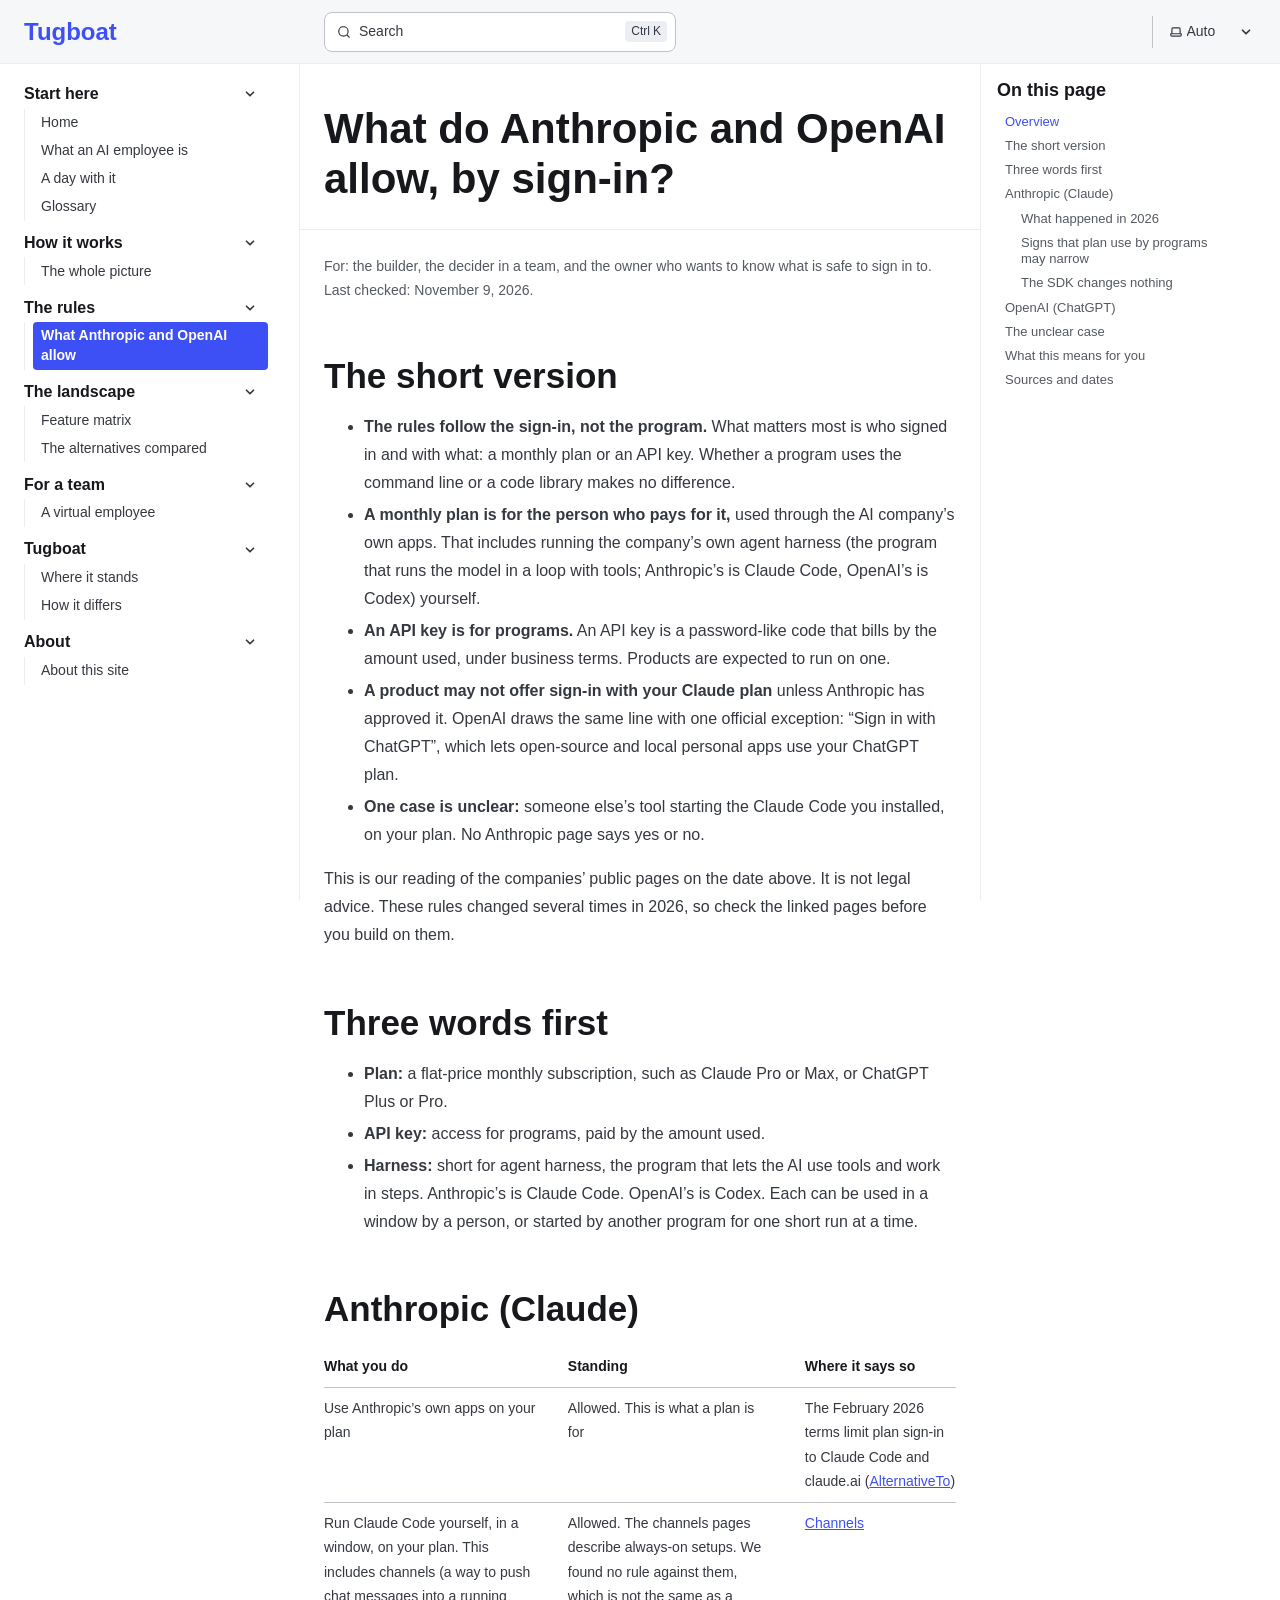
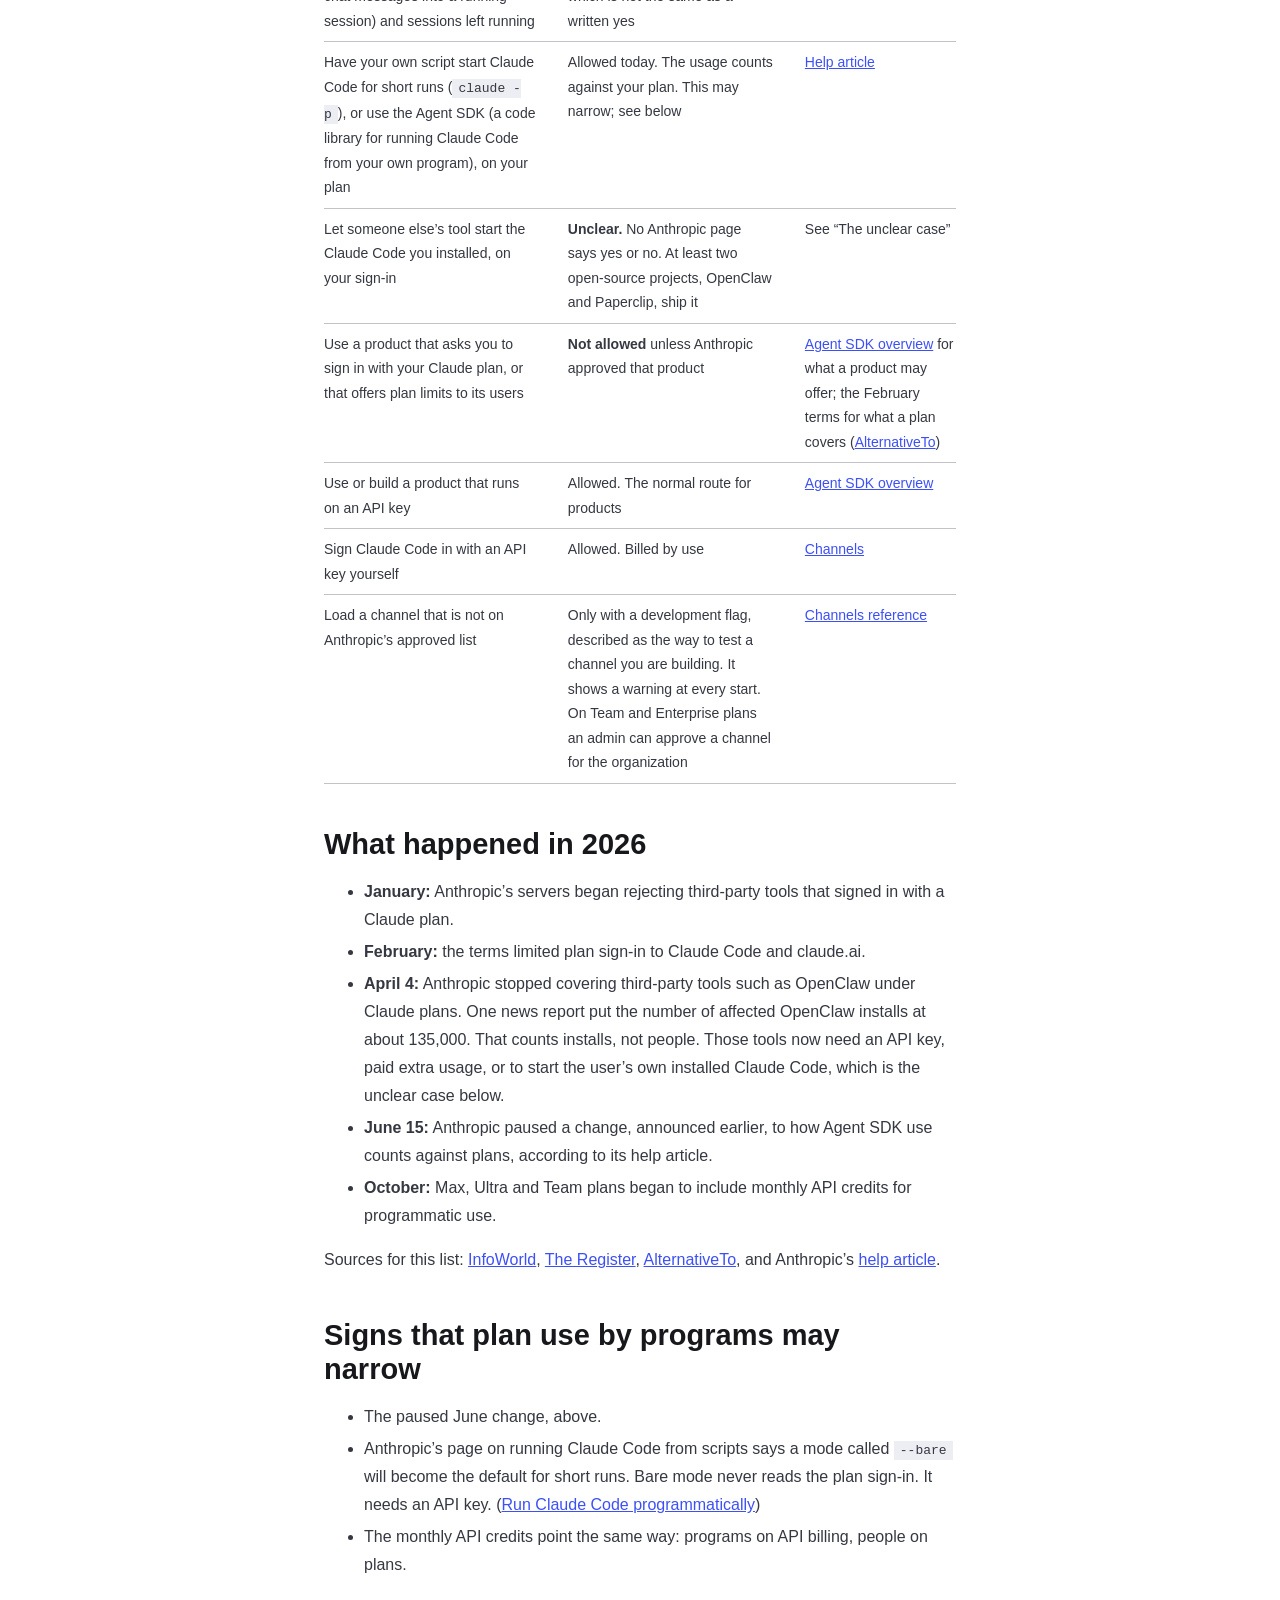
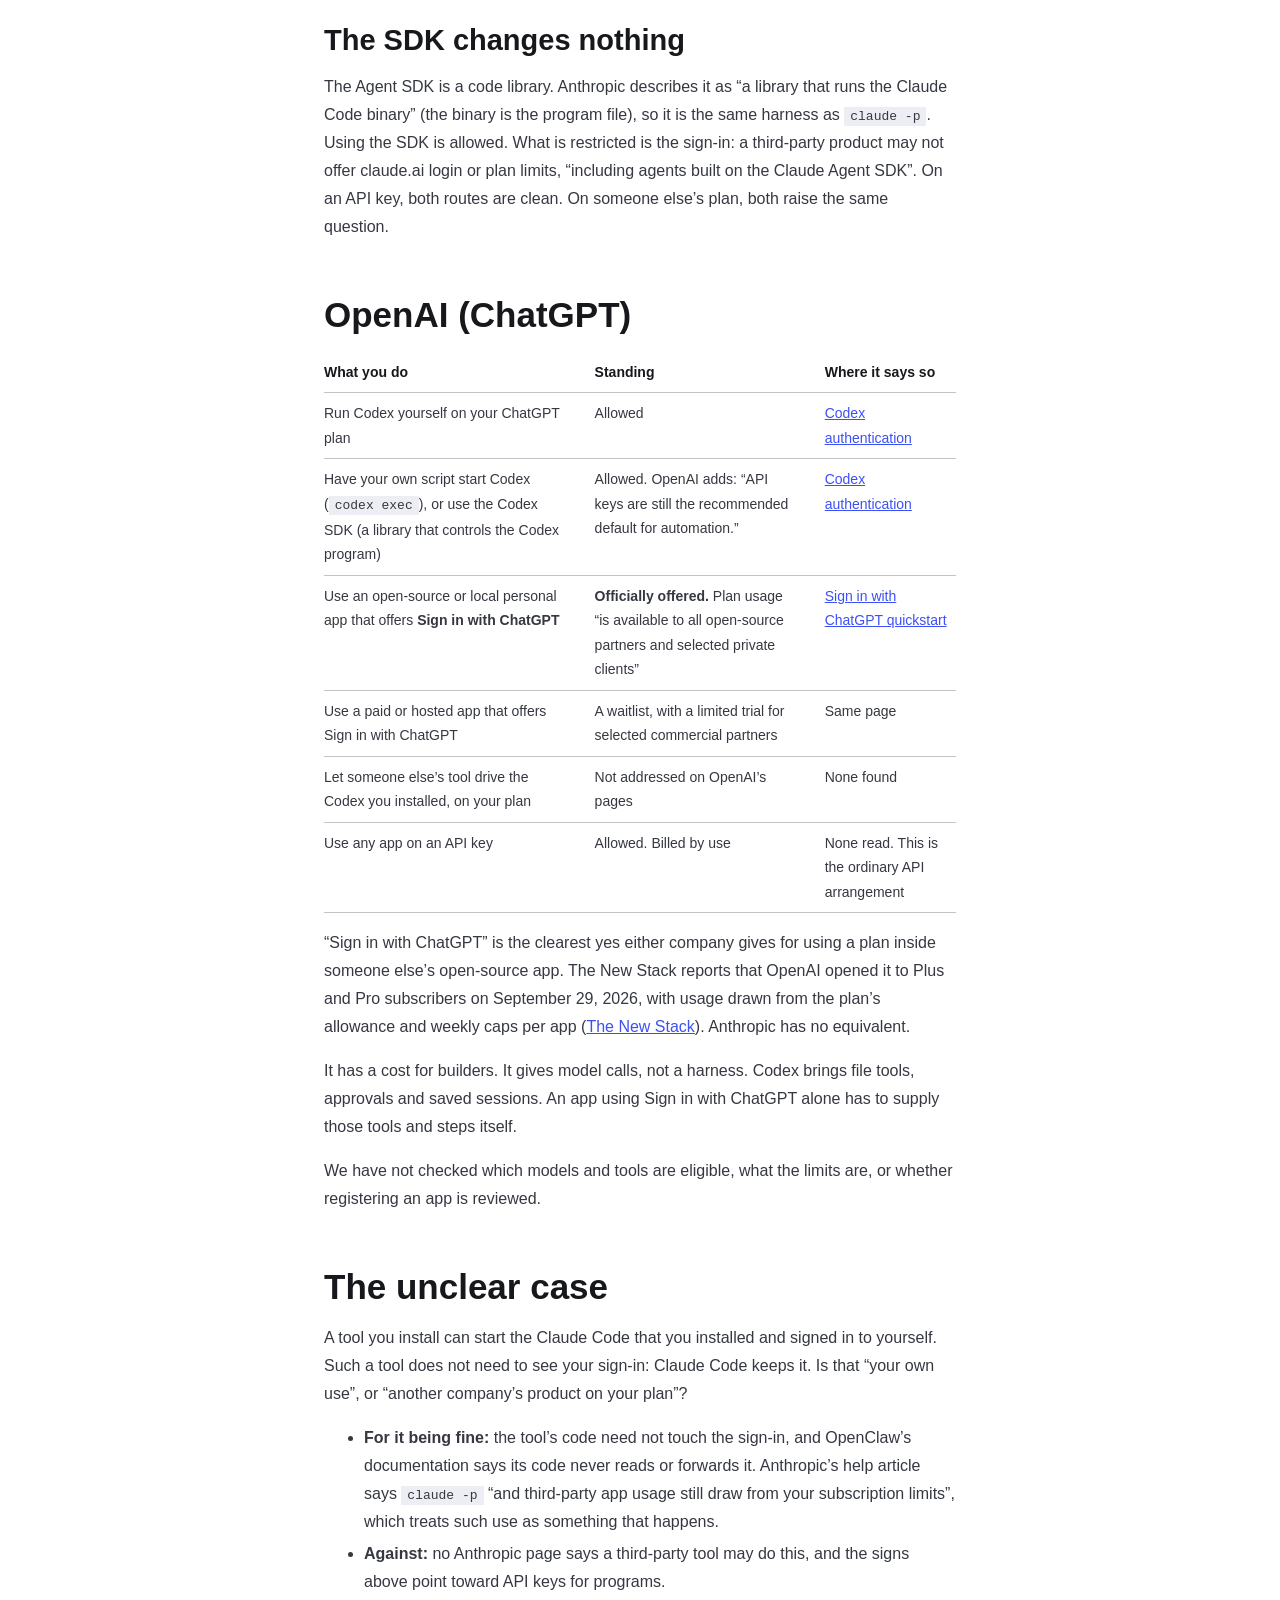
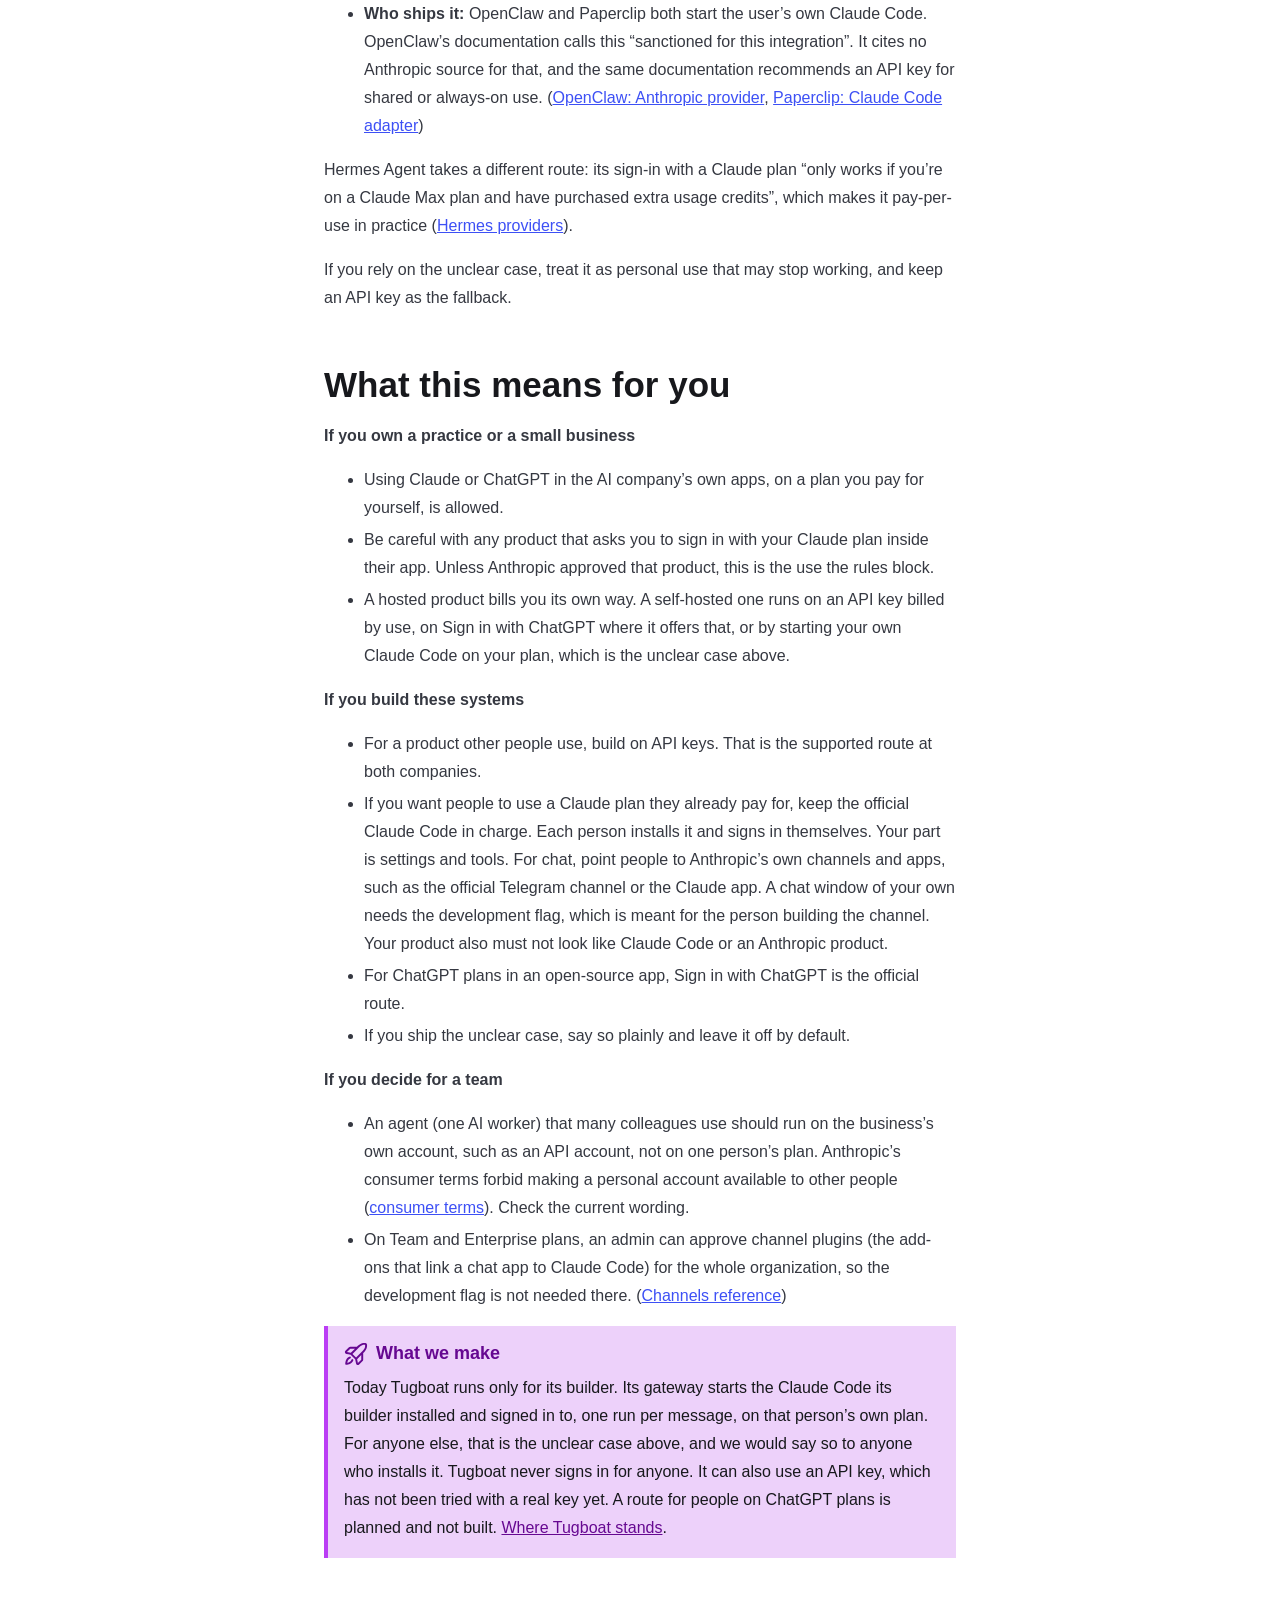
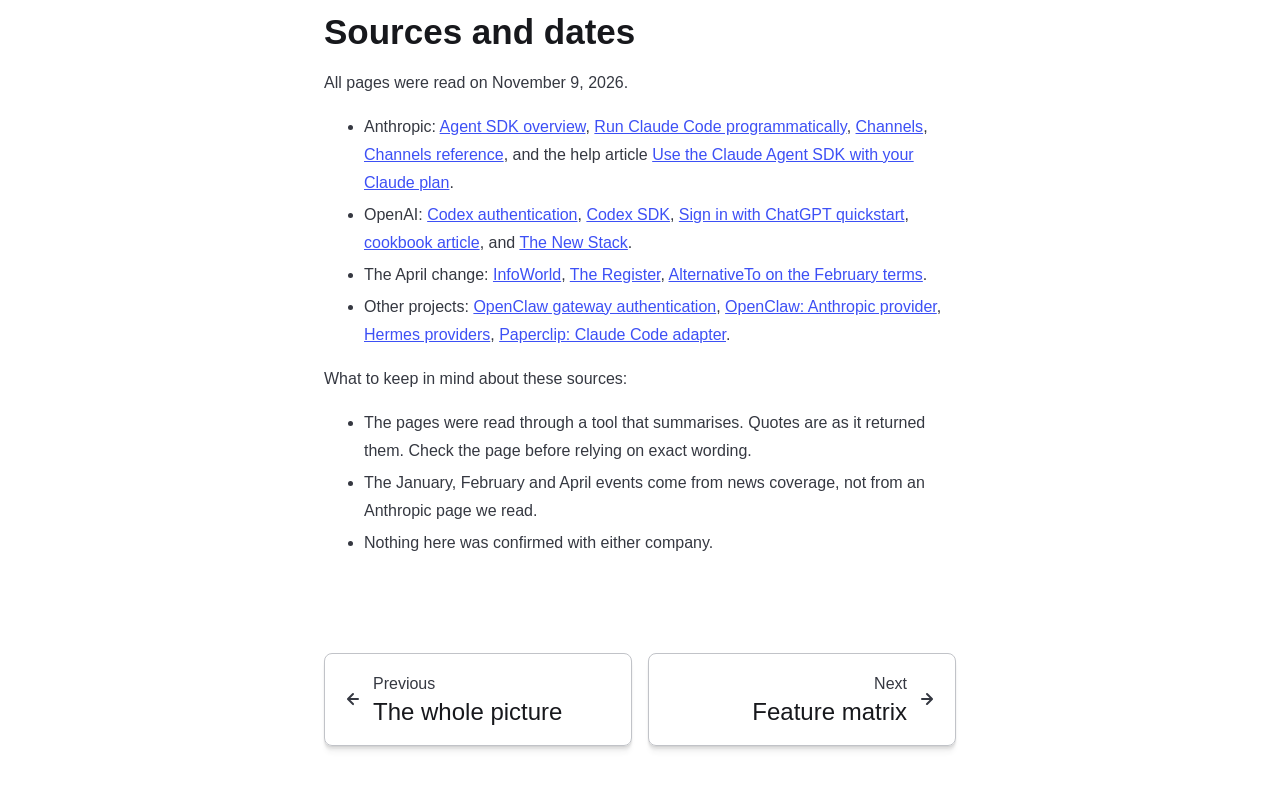
<file: guide/rules/what-anthropic-and-openai-allow/index.html>
<!DOCTYPE html><html lang="en" dir="ltr" data-theme="dark" data-has-toc data-has-sidebar class="astro-4q24oeqg"><head><meta charset="utf-8"/><meta name="viewport" content="width=device-width, initial-scale=1"/><title>What do Anthropic and OpenAI allow, by sign-in? | Tugboat</title><link rel="canonical" href="https://tugboat.bot/guide/rules/what-anthropic-and-openai-allow/"/><link rel="sitemap" href="/guide/sitemap-index.xml"/><script defer src="https://static.cloudflareinsights.com/beacon.min.js" data-cf-beacon="{&quot;token&quot;: &quot;ef85ecb2f5f54a8eaa55469e5325b684&quot;}"></script><script>// Copied from tugboat.bot/index.html, Nov 19. The page path (/guide/...) tells guide visits apart.
// Visit counter: one row per page view in the Google Form "Tugboat visits" (Sheet of the same name).
// Sends the page, where the visitor came from, phone or computer, and a random number kept in this browser.
// No cookies, no IP address, nothing personal. Skipped for robots (see below).
;(() => {
	if (navigator.webdriver || /bot|crawl|spider|slurp|inspectiontool|lighthouse|headless|preview/i.test(navigator.userAgent)) return
	let visitor = ''
	try { visitor = localStorage.getItem('tb-v') || ''; if (!visitor) { visitor = Math.random().toString(36).slice(2, 12); localStorage.setItem('tb-v', visitor) } } catch {}
	const q = new URLSearchParams(location.search)
	let source = q.get('utm_source') || q.get('ref') || q.get('from') || ''
	if (!source && document.referrer) { try { const h = new URL(document.referrer).hostname.replace(/^www\./, ''); if (h !== location.hostname) source = h } catch {} }
	const d = new FormData()
	d.append('entry.1834262139', location.pathname || '/')
	d.append('entry.1310039105', source || 'direct')
	d.append('entry.1872699160', visitor || 'unknown')
	d.append('entry.765420817', matchMedia('(max-width: 760px)').matches ? 'phone' : 'computer')
	// Count the visit only once a person does something (scroll, mouse, touch, key). Link checkers and
	// previewers load the page and run it, but never do these, so they are not counted.
	const events = ['scroll', 'pointermove', 'pointerdown', 'touchstart', 'keydown']
	const send = () => {
		events.forEach(e => removeEventListener(e, send, true))
		try { fetch('https://docs.google.com/forms/d/e/1FAIpQLSfNrJhDmcocQgchXlww7f_4qbJp6adWWpwGg-5LMCxfqk2dkA/formResponse', { method: 'POST', mode: 'no-cors', body: d, keepalive: true }) } catch {}
	}
	events.forEach(e => addEventListener(e, send, { capture: true, passive: true }))
})()
</script><link rel="shortcut icon" href="/guide/favicon.svg" type="image/svg+xml"/><meta name="generator" content="Astro v7.4.8"/><meta name="generator" content="Starlight v0.42.10"/><meta property="og:title" content="What do Anthropic and OpenAI allow, by sign-in?"/><meta property="og:type" content="article"/><meta property="og:url" content="https://tugboat.bot/guide/rules/what-anthropic-and-openai-allow/"/><meta property="og:locale" content="en"/><meta property="og:description" content="Which sign-in may be used for what when you run an AI agent on Claude or ChatGPT, or let a tool run one for you. Checked November 9, 2026."/><meta property="og:site_name" content="Tugboat"/><meta name="twitter:card" content="summary_large_image"/><meta name="description" content="Which sign-in may be used for what when you run an AI agent on Claude or ChatGPT, or let a tool run one for you. Checked November 9, 2026."/><script>
	window.StarlightThemeProvider = (() => {
		const storedTheme =
			typeof localStorage !== 'undefined' && localStorage.getItem('starlight-theme');
		const theme =
			storedTheme ||
			(window.matchMedia('(prefers-color-scheme: light)').matches ? 'light' : 'dark');
		document.documentElement.dataset.theme = theme === 'light' ? 'light' : 'dark';
		return {
			updatePickers(theme = storedTheme || 'auto') {
				document.querySelectorAll('starlight-theme-select').forEach((picker) => {
					const select = picker.querySelector('select');
					if (select) select.value = theme;
					/** @type {HTMLTemplateElement | null} */
					const tmpl = document.querySelector(`#theme-icons`);
					const newIcon = tmpl && tmpl.content.querySelector('.' + theme);
					if (newIcon) {
						const oldIcon = picker.querySelector('svg.label-icon');
						if (oldIcon) {
							oldIcon.replaceChildren(...newIcon.cloneNode(true).childNodes);
						}
					}
				});
			},
		};
	})();
</script><template id="theme-icons"><svg aria-hidden="true" class="light astro-7xg36bbx" width="16" height="16" viewBox="0 0 24 24" fill="currentColor" style="--sl-icon-size: 1em;"><path d="M5 12a1 1 0 0 0-1-1H3a1 1 0 0 0 0 2h1a1 1 0 0 0 1-1Zm.64 5-.71.71a1 1 0 0 0 0 1.41 1 1 0 0 0 1.41 0l.71-.71A1 1 0 0 0 5.64 17ZM12 5a1 1 0 0 0 1-1V3a1 1 0 0 0-2 0v1a1 1 0 0 0 1 1Zm5.66 2.34a1 1 0 0 0 .7-.29l.71-.71a1 1 0 1 0-1.41-1.41l-.66.71a1 1 0 0 0 0 1.41 1 1 0 0 0 .66.29Zm-12-.29a1 1 0 0 0 1.41 0 1 1 0 0 0 0-1.41l-.71-.71a1.004 1.004 0 1 0-1.43 1.41l.73.71ZM21 11h-1a1 1 0 0 0 0 2h1a1 1 0 0 0 0-2Zm-2.64 6A1 1 0 0 0 17 18.36l.71.71a1 1 0 0 0 1.41 0 1 1 0 0 0 0-1.41l-.76-.66ZM12 6.5a5.5 5.5 0 1 0 5.5 5.5A5.51 5.51 0 0 0 12 6.5Zm0 9a3.5 3.5 0 1 1 0-7 3.5 3.5 0 0 1 0 7Zm0 3.5a1 1 0 0 0-1 1v1a1 1 0 0 0 2 0v-1a1 1 0 0 0-1-1Z"/></svg><svg aria-hidden="true" class="dark astro-7xg36bbx" width="16" height="16" viewBox="0 0 24 24" fill="currentColor" style="--sl-icon-size: 1em;"><path d="M21.64 13a1 1 0 0 0-1.05-.14 8.049 8.049 0 0 1-3.37.73 8.15 8.15 0 0 1-8.14-8.1 8.59 8.59 0 0 1 .25-2A1 1 0 0 0 8 2.36a10.14 10.14 0 1 0 14 11.69 1 1 0 0 0-.36-1.05Zm-9.5 6.69A8.14 8.14 0 0 1 7.08 5.22v.27a10.15 10.15 0 0 0 10.14 10.14 9.784 9.784 0 0 0 2.1-.22 8.11 8.11 0 0 1-7.18 4.32v-.04Z"/></svg><svg aria-hidden="true" class="auto astro-7xg36bbx" width="16" height="16" viewBox="0 0 24 24" fill="currentColor" style="--sl-icon-size: 1em;"><path d="M21 14h-1V7a3 3 0 0 0-3-3H7a3 3 0 0 0-3 3v7H3a1 1 0 0 0-1 1v2a3 3 0 0 0 3 3h14a3 3 0 0 0 3-3v-2a1 1 0 0 0-1-1ZM6 7a1 1 0 0 1 1-1h10a1 1 0 0 1 1 1v7H6V7Zm14 10a1 1 0 0 1-1 1H5a1 1 0 0 1-1-1v-1h16v1Z"/></svg></template><link rel="stylesheet" href="/guide/_astro/print.C9eyqPGL.css" media="print"><link rel="stylesheet" href="/guide/_astro/common.EzWjjvd0.css"><style>@layer starlight.components{svg:where(.astro-7xg36bbx){color:var(--sl-icon-color);font-size:var(--sl-icon-size,1em);width:1em;height:1em;overflow:visible}}
</style><script type="module" src="/guide/_astro/page.cNngjUgL.js"></script></head><body class="astro-4q24oeqg"><a class="sl-skip-link astro-iyimsb7x" href="#_top">Skip to content</a><div class="page sl-flex astro-3iveh6q6"><header class="header astro-3iveh6q6"><div class="header astro-nnhgoztz"><div class="title-wrapper sl-flex astro-nnhgoztz"><a href="/guide/" class="site-title sl-flex astro-rlklbri6"><span class="astro-rlklbri6" translate="no">Tugboat</span></a></div><div class="sl-flex print:hidden astro-nnhgoztz"><site-search class="astro-nnhgoztz astro-cbbg2zbi" data-translations="{&quot;placeholder&quot;:&quot;Search&quot;}"><button data-open-modal disabled aria-label="Search" aria-keyshortcuts="Control+K" class="astro-cbbg2zbi"><svg aria-hidden="true" class="astro-cbbg2zbi astro-7xg36bbx" width="16" height="16" viewBox="0 0 24 24" fill="currentColor" style="--sl-icon-size: 1em;"><path d="M21.71 20.29 18 16.61A9 9 0 1 0 16.61 18l3.68 3.68a.999.999 0 0 0 1.42 0 1 1 0 0 0 0-1.39ZM11 18a7 7 0 1 1 0-14 7 7 0 0 1 0 14Z"/></svg><span class="sl-hidden md:sl-block astro-cbbg2zbi" aria-hidden="true">Search</span><kbd class="sl-hidden md:sl-flex astro-cbbg2zbi" style="display: none"><kbd class="astro-cbbg2zbi">Ctrl</kbd><kbd class="astro-cbbg2zbi">K</kbd></kbd></button><dialog style="padding: 0" aria-label="Search" class="astro-cbbg2zbi"><div class="dialog-frame sl-flex astro-cbbg2zbi"><button data-close-modal class="sl-flex md:sl-hidden astro-cbbg2zbi">Cancel</button><div class="search-container astro-cbbg2zbi"><div id="starlight__search" class="astro-cbbg2zbi"></div></div></div></dialog></site-search><script>
	(() => {
		const openBtn = document.querySelector('button[data-open-modal]');
		const shortcut = openBtn?.querySelector('kbd');
		if (!openBtn || !(shortcut instanceof HTMLElement)) return;
		const platformKey = shortcut.querySelector('kbd');
		if (platformKey && /(Mac|iPhone|iPod|iPad)/i.test(navigator.platform)) {
			platformKey.textContent = '⌘';
			openBtn.setAttribute('aria-keyshortcuts', 'Meta+K');
		}
		shortcut.style.display = '';
	})();
</script><script type="module" src="/guide/_astro/Search.astro_astro_type_script_index_0_lang.CxibuA6H.js"></script></div><div class="sl-hidden md:sl-flex print:hidden right-group astro-nnhgoztz"><div class="sl-flex social-icons astro-nnhgoztz"></div><starlight-theme-select><label style="--sl-select-width: 6.25em" class="astro-pzxqu3hi"><span class="sr-only astro-pzxqu3hi">Select theme</span><svg aria-hidden="true" class="icon label-icon astro-pzxqu3hi astro-7xg36bbx" width="16" height="16" viewBox="0 0 24 24" fill="currentColor" style="--sl-icon-size: 1em;"><path d="M21 14h-1V7a3 3 0 0 0-3-3H7a3 3 0 0 0-3 3v7H3a1 1 0 0 0-1 1v2a3 3 0 0 0 3 3h14a3 3 0 0 0 3-3v-2a1 1 0 0 0-1-1ZM6 7a1 1 0 0 1 1-1h10a1 1 0 0 1 1 1v7H6V7Zm14 10a1 1 0 0 1-1 1H5a1 1 0 0 1-1-1v-1h16v1Z"/></svg><select autocomplete="off" class="astro-pzxqu3hi"><option value="dark" class="astro-pzxqu3hi">Dark</option><option value="light" class="astro-pzxqu3hi">Light</option><option value="auto" selected class="astro-pzxqu3hi">Auto</option></select><svg aria-hidden="true" class="icon caret astro-pzxqu3hi astro-7xg36bbx" width="16" height="16" viewBox="0 0 24 24" fill="currentColor" style="--sl-icon-size: 1em;"><path d="M17 9.17a1 1 0 0 0-1.41 0L12 12.71 8.46 9.17a1 1 0 1 0-1.41 1.42l4.24 4.24a1.002 1.002 0 0 0 1.42 0L17 10.59a1.002 1.002 0 0 0 0-1.42Z"/></svg></label></starlight-theme-select><script>
	StarlightThemeProvider.updatePickers();
</script><script type="module">var e=`starlight-theme`,t=e=>e===`auto`||e===`dark`||e===`light`?e:`auto`,n=()=>t(typeof localStorage<`u`&&localStorage.getItem(e));function r(t){typeof localStorage<`u`&&localStorage.setItem(e,t===`light`||t===`dark`?t:``)}var i=()=>matchMedia(`(prefers-color-scheme: light)`).matches?`light`:`dark`;function a(e){StarlightThemeProvider.updatePickers(e),document.documentElement.dataset.theme=e===`auto`?i():e,r(e)}matchMedia(`(prefers-color-scheme: light)`).addEventListener(`change`,()=>{n()===`auto`&&a(`auto`)});var o=class extends HTMLElement{constructor(){super(),a(n()),this.querySelector(`select`)?.addEventListener(`change`,e=>{e.currentTarget instanceof HTMLSelectElement&&a(t(e.currentTarget.value))})}};customElements.define(`starlight-theme-select`,o);</script><script type="module">var e=class extends HTMLElement{constructor(){super();let e=this.querySelector(`select`);e&&(e.addEventListener(`change`,e=>{e.currentTarget instanceof HTMLSelectElement&&(window.location.pathname=e.currentTarget.value)}),window.addEventListener(`pageshow`,t=>{if(!t.persisted)return;let n=e.querySelector(`option[selected]`)?.index;n!==e.selectedIndex&&(e.selectedIndex=n??0)}))}};customElements.define(`starlight-lang-select`,e);</script></div></div></header><nav class="sidebar print:hidden astro-3iveh6q6" aria-label="Main"><button popovertarget="starlight__sidebar" class="sl-menu-button sl-flex md:sl-hidden print:hidden astro-ifn5vpvw"><svg aria-hidden="true" class="open-menu astro-ifn5vpvw astro-7xg36bbx" width="16" height="16" viewBox="0 0 24 24" fill="currentColor" style="--sl-icon-size: 1em;"><path d="M3 8h18a1 1 0 1 0 0-2H3a1 1 0 0 0 0 2Zm18 8H3a1 1 0 0 0 0 2h18a1 1 0 0 0 0-2Zm0-5H3a1 1 0 0 0 0 2h18a1 1 0 0 0 0-2Z"/></svg><svg aria-hidden="true" class="close-menu astro-ifn5vpvw astro-7xg36bbx" width="16" height="16" viewBox="0 0 24 24" fill="currentColor" style="--sl-icon-size: 1em;"><path d="m13.41 12 6.3-6.29a1.004 1.004 0 1 0-1.42-1.42L12 10.59l-6.29-6.3a1.004 1.004 0 0 0-1.42 1.42l6.3 6.29-6.3 6.29a1 1 0 0 0 0 1.42.998.998 0 0 0 1.42 0l6.29-6.3 6.29 6.3a.999.999 0 0 0 1.42 0 1 1 0 0 0 0-1.42L13.41 12Z"/></svg><span class="sr-only astro-ifn5vpvw">Menu</span></button><script type="module">var e=class extends HTMLElement{constructor(){super();let e=matchMedia(`(min-width: 50em)`),t=()=>{this.popover=e.matches?null:`auto`};t(),e.addEventListener(`change`,()=>t()),this.addEventListener(`toggle`,({newState:e})=>this.trapFocus(e===`open`))}trapFocus(e){document.querySelectorAll(`.main-frame, .sl-skip-link`).forEach(t=>{t.toggleAttribute(`inert`,e)})}};customElements.define(`sl-sidebar-pane`,e);</script><sl-sidebar-pane popover id="starlight__sidebar" class="sidebar-pane astro-3iveh6q6"><div class="sidebar-content sl-flex astro-3iveh6q6"><sl-sidebar-state-persist data-hash="0gspgz0" class="astro-j5kohbvr"><script aria-hidden="true">
		(() => {
			try {
				if (!matchMedia('(min-width: 50em)').matches) return;
				/** @type {HTMLElement | null} */
				const target = document.querySelector('sl-sidebar-state-persist');
				const state = JSON.parse(sessionStorage.getItem('sl-sidebar-state') || '0');
				if (!target || !state || target.dataset.hash !== state.hash) return;
				window._starlightScrollRestore = state.scroll;
				customElements.define(
					'sl-sidebar-restore',
					class SidebarRestore extends HTMLElement {
						connectedCallback() {
							try {
								const idx = parseInt(this.dataset.index || '');
								const details = this.closest('details');
								if (details && typeof state.open[idx] === 'boolean') details.open = state.open[idx];
							} catch {}
						}
					}
				);
			} catch {}
		})();
	</script><ul class="top-level astro-x2svowyo"><li class="astro-x2svowyo"><details open class="astro-x2svowyo"><summary class="astro-x2svowyo"><span class="group-label astro-x2svowyo"><span class="large astro-x2svowyo">Start here</span></span><svg aria-hidden="true" class="caret astro-x2svowyo astro-7xg36bbx" width="16" height="16" viewBox="0 0 24 24" fill="currentColor" style="--sl-icon-size: 1.25rem;"><path d="m14.83 11.29-4.24-4.24a1 1 0 1 0-1.42 1.41L12.71 12l-3.54 3.54a1 1 0 0 0 0 1.41 1 1 0 0 0 .71.29 1 1 0 0 0 .71-.29l4.24-4.24a1.002 1.002 0 0 0 0-1.42Z"/></svg></summary><sl-sidebar-restore data-index="0"></sl-sidebar-restore><ul class="astro-x2svowyo"><li class="astro-x2svowyo"><a href="/guide/" class="astro-x2svowyo"><span class="astro-x2svowyo">Home</span></a></li><li class="astro-x2svowyo"><a href="/guide/start/what-an-ai-employee-is/" class="astro-x2svowyo"><span class="astro-x2svowyo">What an AI employee is</span></a></li><li class="astro-x2svowyo"><a href="/guide/start/a-day-with-it/" class="astro-x2svowyo"><span class="astro-x2svowyo">A day with it</span></a></li><li class="astro-x2svowyo"><a href="/guide/start/glossary/" class="astro-x2svowyo"><span class="astro-x2svowyo">Glossary</span></a></li></ul></details></li><li class="astro-x2svowyo"><details open class="astro-x2svowyo"><summary class="astro-x2svowyo"><span class="group-label astro-x2svowyo"><span class="large astro-x2svowyo">How it works</span></span><svg aria-hidden="true" class="caret astro-x2svowyo astro-7xg36bbx" width="16" height="16" viewBox="0 0 24 24" fill="currentColor" style="--sl-icon-size: 1.25rem;"><path d="m14.83 11.29-4.24-4.24a1 1 0 1 0-1.42 1.41L12.71 12l-3.54 3.54a1 1 0 0 0 0 1.41 1 1 0 0 0 .71.29 1 1 0 0 0 .71-.29l4.24-4.24a1.002 1.002 0 0 0 0-1.42Z"/></svg></summary><sl-sidebar-restore data-index="1"></sl-sidebar-restore><ul class="astro-x2svowyo"><li class="astro-x2svowyo"><a href="/guide/how-it-works/overview/" class="astro-x2svowyo"><span class="astro-x2svowyo">The whole picture</span></a></li></ul></details></li><li class="astro-x2svowyo"><details open class="astro-x2svowyo"><summary class="astro-x2svowyo"><span class="group-label astro-x2svowyo"><span class="large astro-x2svowyo">The rules</span></span><svg aria-hidden="true" class="caret astro-x2svowyo astro-7xg36bbx" width="16" height="16" viewBox="0 0 24 24" fill="currentColor" style="--sl-icon-size: 1.25rem;"><path d="m14.83 11.29-4.24-4.24a1 1 0 1 0-1.42 1.41L12.71 12l-3.54 3.54a1 1 0 0 0 0 1.41 1 1 0 0 0 .71.29 1 1 0 0 0 .71-.29l4.24-4.24a1.002 1.002 0 0 0 0-1.42Z"/></svg></summary><sl-sidebar-restore data-index="2"></sl-sidebar-restore><ul class="astro-x2svowyo"><li class="astro-x2svowyo"><a href="/guide/rules/what-anthropic-and-openai-allow/" aria-current="page" class="astro-x2svowyo"><span class="astro-x2svowyo">What Anthropic and OpenAI allow</span></a></li></ul></details></li><li class="astro-x2svowyo"><details open class="astro-x2svowyo"><summary class="astro-x2svowyo"><span class="group-label astro-x2svowyo"><span class="large astro-x2svowyo">The landscape</span></span><svg aria-hidden="true" class="caret astro-x2svowyo astro-7xg36bbx" width="16" height="16" viewBox="0 0 24 24" fill="currentColor" style="--sl-icon-size: 1.25rem;"><path d="m14.83 11.29-4.24-4.24a1 1 0 1 0-1.42 1.41L12.71 12l-3.54 3.54a1 1 0 0 0 0 1.41 1 1 0 0 0 .71.29 1 1 0 0 0 .71-.29l4.24-4.24a1.002 1.002 0 0 0 0-1.42Z"/></svg></summary><sl-sidebar-restore data-index="3"></sl-sidebar-restore><ul class="astro-x2svowyo"><li class="astro-x2svowyo"><a href="/guide/landscape/feature-matrix/" class="astro-x2svowyo"><span class="astro-x2svowyo">Feature matrix</span></a></li><li class="astro-x2svowyo"><a href="/guide/landscape/alternatives-compared/" class="astro-x2svowyo"><span class="astro-x2svowyo">The alternatives compared</span></a></li></ul></details></li><li class="astro-x2svowyo"><details open class="astro-x2svowyo"><summary class="astro-x2svowyo"><span class="group-label astro-x2svowyo"><span class="large astro-x2svowyo">For a team</span></span><svg aria-hidden="true" class="caret astro-x2svowyo astro-7xg36bbx" width="16" height="16" viewBox="0 0 24 24" fill="currentColor" style="--sl-icon-size: 1.25rem;"><path d="m14.83 11.29-4.24-4.24a1 1 0 1 0-1.42 1.41L12.71 12l-3.54 3.54a1 1 0 0 0 0 1.41 1 1 0 0 0 .71.29 1 1 0 0 0 .71-.29l4.24-4.24a1.002 1.002 0 0 0 0-1.42Z"/></svg></summary><sl-sidebar-restore data-index="4"></sl-sidebar-restore><ul class="astro-x2svowyo"><li class="astro-x2svowyo"><a href="/guide/team/virtual-employee/" class="astro-x2svowyo"><span class="astro-x2svowyo">A virtual employee</span></a></li></ul></details></li><li class="astro-x2svowyo"><details open class="astro-x2svowyo"><summary class="astro-x2svowyo"><span class="group-label astro-x2svowyo"><span class="large astro-x2svowyo">Tugboat</span></span><svg aria-hidden="true" class="caret astro-x2svowyo astro-7xg36bbx" width="16" height="16" viewBox="0 0 24 24" fill="currentColor" style="--sl-icon-size: 1.25rem;"><path d="m14.83 11.29-4.24-4.24a1 1 0 1 0-1.42 1.41L12.71 12l-3.54 3.54a1 1 0 0 0 0 1.41 1 1 0 0 0 .71.29 1 1 0 0 0 .71-.29l4.24-4.24a1.002 1.002 0 0 0 0-1.42Z"/></svg></summary><sl-sidebar-restore data-index="5"></sl-sidebar-restore><ul class="astro-x2svowyo"><li class="astro-x2svowyo"><a href="/guide/kit/where-it-stands/" class="astro-x2svowyo"><span class="astro-x2svowyo">Where it stands</span></a></li><li class="astro-x2svowyo"><a href="/guide/kit/how-it-differs/" class="astro-x2svowyo"><span class="astro-x2svowyo">How it differs</span></a></li></ul></details></li><li class="astro-x2svowyo"><details open class="astro-x2svowyo"><summary class="astro-x2svowyo"><span class="group-label astro-x2svowyo"><span class="large astro-x2svowyo">About</span></span><svg aria-hidden="true" class="caret astro-x2svowyo astro-7xg36bbx" width="16" height="16" viewBox="0 0 24 24" fill="currentColor" style="--sl-icon-size: 1.25rem;"><path d="m14.83 11.29-4.24-4.24a1 1 0 1 0-1.42 1.41L12.71 12l-3.54 3.54a1 1 0 0 0 0 1.41 1 1 0 0 0 .71.29 1 1 0 0 0 .71-.29l4.24-4.24a1.002 1.002 0 0 0 0-1.42Z"/></svg></summary><sl-sidebar-restore data-index="6"></sl-sidebar-restore><ul class="astro-x2svowyo"><li class="astro-x2svowyo"><a href="/guide/about/" class="astro-x2svowyo"><span class="astro-x2svowyo">About this site</span></a></li></ul></details></li></ul><script aria-hidden="true">
		(() => {
			const scroller = document.getElementById('starlight__sidebar');
			if (!window._starlightScrollRestore || !scroller) return;
			scroller.scrollTop = window._starlightScrollRestore;
			delete window._starlightScrollRestore;
		})();
	</script></sl-sidebar-state-persist><div class="md:sl-hidden"><div class="mobile-preferences sl-flex astro-sjzqdm46"><div class="social-icons astro-sjzqdm46"></div><starlight-theme-select><label style="--sl-select-width: 6.25em" class="astro-pzxqu3hi"><span class="sr-only astro-pzxqu3hi">Select theme</span><svg aria-hidden="true" class="icon label-icon astro-pzxqu3hi astro-7xg36bbx" width="16" height="16" viewBox="0 0 24 24" fill="currentColor" style="--sl-icon-size: 1em;"><path d="M21 14h-1V7a3 3 0 0 0-3-3H7a3 3 0 0 0-3 3v7H3a1 1 0 0 0-1 1v2a3 3 0 0 0 3 3h14a3 3 0 0 0 3-3v-2a1 1 0 0 0-1-1ZM6 7a1 1 0 0 1 1-1h10a1 1 0 0 1 1 1v7H6V7Zm14 10a1 1 0 0 1-1 1H5a1 1 0 0 1-1-1v-1h16v1Z"/></svg><select autocomplete="off" class="astro-pzxqu3hi"><option value="dark" class="astro-pzxqu3hi">Dark</option><option value="light" class="astro-pzxqu3hi">Light</option><option value="auto" selected class="astro-pzxqu3hi">Auto</option></select><svg aria-hidden="true" class="icon caret astro-pzxqu3hi astro-7xg36bbx" width="16" height="16" viewBox="0 0 24 24" fill="currentColor" style="--sl-icon-size: 1em;"><path d="M17 9.17a1 1 0 0 0-1.41 0L12 12.71 8.46 9.17a1 1 0 1 0-1.41 1.42l4.24 4.24a1.002 1.002 0 0 0 1.42 0L17 10.59a1.002 1.002 0 0 0 0-1.42Z"/></svg></label></starlight-theme-select><script>
	StarlightThemeProvider.updatePickers();
</script></div></div></div></sl-sidebar-pane></nav><div class="main-frame astro-3iveh6q6"><script type="module">var e=document.getElementById(`starlight__sidebar`),t=e?.querySelector(`sl-sidebar-state-persist`),n=`sl-sidebar-state`,r=()=>{let r=[],i=t?.dataset.hash||``;try{let e=sessionStorage.getItem(n),t=JSON.parse(e||`{}`);Array.isArray(t.open)&&t.hash===i&&(r=t.open)}catch{}return{hash:i,open:r,scroll:e?.scrollTop||0}},i=e=>{try{sessionStorage.setItem(n,JSON.stringify(e))}catch{}},a=()=>i(r()),o=(e,t)=>{let n=r();n.open[t]=e,i(n)};t?.addEventListener(`click`,e=>{if(!(e.target instanceof Element))return;let t=e.target.closest(`summary`)?.closest(`details`);if(!t)return;let n=t.querySelector(`sl-sidebar-restore`),r=parseInt(n?.dataset.index||``);isNaN(r)||o(!t.open,r)}),addEventListener(`visibilitychange`,()=>{document.visibilityState===`hidden`&&a()});</script><div class="lg:sl-flex astro-p5c6cwav"><aside class="right-sidebar-container print:hidden astro-p5c6cwav"><div class="right-sidebar astro-p5c6cwav"><div class="lg:sl-hidden astro-thdbd4ik"><mobile-starlight-toc data-min-h="2" data-max-h="3" class="astro-kyvcurwk"><nav aria-labelledby="starlight__on-this-page--mobile" class="astro-kyvcurwk"><details id="starlight__mobile-toc" class="astro-kyvcurwk"><summary id="starlight__on-this-page--mobile" class="sl-flex astro-kyvcurwk"><span class="toggle sl-flex astro-kyvcurwk">On this page<svg aria-hidden="true" class="caret astro-kyvcurwk astro-7xg36bbx" width="16" height="16" viewBox="0 0 24 24" fill="currentColor" style="--sl-icon-size: 1rem;"><path d="m14.83 11.29-4.24-4.24a1 1 0 1 0-1.42 1.41L12.71 12l-3.54 3.54a1 1 0 0 0 0 1.41 1 1 0 0 0 .71.29 1 1 0 0 0 .71-.29l4.24-4.24a1.002 1.002 0 0 0 0-1.42Z"/></svg></span><span class="display-current astro-kyvcurwk"></span></summary><div class="dropdown astro-kyvcurwk"><ul class="isMobile astro-2cyigr5x" style="--depth: 0;"><li style="--depth: 0;" class="astro-2cyigr5x"><a href="#_top" style="--depth: 0;" class="astro-2cyigr5x"><span style="--depth: 0;" class="astro-2cyigr5x">Overview</span></a></li><li style="--depth: 0;" class="astro-2cyigr5x"><a href="#the-short-version" style="--depth: 0;" class="astro-2cyigr5x"><span style="--depth: 0;" class="astro-2cyigr5x">The short version</span></a></li><li style="--depth: 0;" class="astro-2cyigr5x"><a href="#three-words-first" style="--depth: 0;" class="astro-2cyigr5x"><span style="--depth: 0;" class="astro-2cyigr5x">Three words first</span></a></li><li style="--depth: 0;" class="astro-2cyigr5x"><a href="#anthropic-claude" style="--depth: 0;" class="astro-2cyigr5x"><span style="--depth: 0;" class="astro-2cyigr5x">Anthropic (Claude)</span></a><ul class="isMobile astro-2cyigr5x" style="--depth: 1;"><li style="--depth: 1;" class="astro-2cyigr5x"><a href="#what-happened-in-2026" style="--depth: 1;" class="astro-2cyigr5x"><span style="--depth: 1;" class="astro-2cyigr5x">What happened in 2026</span></a></li><li style="--depth: 1;" class="astro-2cyigr5x"><a href="#signs-that-plan-use-by-programs-may-narrow" style="--depth: 1;" class="astro-2cyigr5x"><span style="--depth: 1;" class="astro-2cyigr5x">Signs that plan use by programs may narrow</span></a></li><li style="--depth: 1;" class="astro-2cyigr5x"><a href="#the-sdk-changes-nothing" style="--depth: 1;" class="astro-2cyigr5x"><span style="--depth: 1;" class="astro-2cyigr5x">The SDK changes nothing</span></a></li></ul></li><li style="--depth: 0;" class="astro-2cyigr5x"><a href="#openai-chatgpt" style="--depth: 0;" class="astro-2cyigr5x"><span style="--depth: 0;" class="astro-2cyigr5x">OpenAI (ChatGPT)</span></a></li><li style="--depth: 0;" class="astro-2cyigr5x"><a href="#the-unclear-case" style="--depth: 0;" class="astro-2cyigr5x"><span style="--depth: 0;" class="astro-2cyigr5x">The unclear case</span></a></li><li style="--depth: 0;" class="astro-2cyigr5x"><a href="#what-this-means-for-you" style="--depth: 0;" class="astro-2cyigr5x"><span style="--depth: 0;" class="astro-2cyigr5x">What this means for you</span></a></li><li style="--depth: 0;" class="astro-2cyigr5x"><a href="#sources-and-dates" style="--depth: 0;" class="astro-2cyigr5x"><span style="--depth: 0;" class="astro-2cyigr5x">Sources and dates</span></a></li></ul></div></details></nav></mobile-starlight-toc><script type="module" src="/guide/_astro/MobileTableOfContents.astro_astro_type_script_index_0_lang.C3fM4Kra.js"></script></div><div class="right-sidebar-panel sl-hidden lg:sl-block astro-thdbd4ik"><div class="sl-container astro-thdbd4ik"><starlight-toc data-min-h="2" data-max-h="3"><nav aria-labelledby="starlight__on-this-page"><h2 id="starlight__on-this-page">On this page</h2><ul class="astro-2cyigr5x" style="--depth: 0;"><li style="--depth: 0;" class="astro-2cyigr5x"><a href="#_top" style="--depth: 0;" class="astro-2cyigr5x"><span style="--depth: 0;" class="astro-2cyigr5x">Overview</span></a></li><li style="--depth: 0;" class="astro-2cyigr5x"><a href="#the-short-version" style="--depth: 0;" class="astro-2cyigr5x"><span style="--depth: 0;" class="astro-2cyigr5x">The short version</span></a></li><li style="--depth: 0;" class="astro-2cyigr5x"><a href="#three-words-first" style="--depth: 0;" class="astro-2cyigr5x"><span style="--depth: 0;" class="astro-2cyigr5x">Three words first</span></a></li><li style="--depth: 0;" class="astro-2cyigr5x"><a href="#anthropic-claude" style="--depth: 0;" class="astro-2cyigr5x"><span style="--depth: 0;" class="astro-2cyigr5x">Anthropic (Claude)</span></a><ul class="astro-2cyigr5x" style="--depth: 1;"><li style="--depth: 1;" class="astro-2cyigr5x"><a href="#what-happened-in-2026" style="--depth: 1;" class="astro-2cyigr5x"><span style="--depth: 1;" class="astro-2cyigr5x">What happened in 2026</span></a></li><li style="--depth: 1;" class="astro-2cyigr5x"><a href="#signs-that-plan-use-by-programs-may-narrow" style="--depth: 1;" class="astro-2cyigr5x"><span style="--depth: 1;" class="astro-2cyigr5x">Signs that plan use by programs may narrow</span></a></li><li style="--depth: 1;" class="astro-2cyigr5x"><a href="#the-sdk-changes-nothing" style="--depth: 1;" class="astro-2cyigr5x"><span style="--depth: 1;" class="astro-2cyigr5x">The SDK changes nothing</span></a></li></ul></li><li style="--depth: 0;" class="astro-2cyigr5x"><a href="#openai-chatgpt" style="--depth: 0;" class="astro-2cyigr5x"><span style="--depth: 0;" class="astro-2cyigr5x">OpenAI (ChatGPT)</span></a></li><li style="--depth: 0;" class="astro-2cyigr5x"><a href="#the-unclear-case" style="--depth: 0;" class="astro-2cyigr5x"><span style="--depth: 0;" class="astro-2cyigr5x">The unclear case</span></a></li><li style="--depth: 0;" class="astro-2cyigr5x"><a href="#what-this-means-for-you" style="--depth: 0;" class="astro-2cyigr5x"><span style="--depth: 0;" class="astro-2cyigr5x">What this means for you</span></a></li><li style="--depth: 0;" class="astro-2cyigr5x"><a href="#sources-and-dates" style="--depth: 0;" class="astro-2cyigr5x"><span style="--depth: 0;" class="astro-2cyigr5x">Sources and dates</span></a></li></ul></nav></starlight-toc><script type="module" src="/guide/_astro/TableOfContents.astro_astro_type_script_index_0_lang.BpJaGz7G.js"></script></div></div></div></aside><div class="main-pane astro-p5c6cwav"><main data-pagefind-body class="astro-4q24oeqg" lang="en" dir="ltr"><div class="content-panel astro-tqo54wpp"><div class="sl-container astro-tqo54wpp"><h1 id="_top" class="astro-55yxcy4k">What do Anthropic and OpenAI allow, by sign-in?</h1></div></div><div class="content-panel astro-tqo54wpp"><div class="sl-container astro-tqo54wpp"><div class="sl-markdown-content"><p class="meta">For: the builder, the decider in a team, and the owner who wants to know what is safe to sign in to. Last checked: November 9, 2026.</p>
<div class="sl-heading-wrapper level-h2"><h2 id="the-short-version">The short version</h2><a class="sl-anchor-link" href="#the-short-version"><span aria-hidden="true" class="sl-anchor-icon"><svg width="16" height="16" viewBox="0 0 24 24" fill="currentColor"><path d="m12.11 15.39-3.88 3.88a2.52 2.52 0 0 1-3.5 0 2.47 2.47 0 0 1 0-3.5l3.88-3.88a1 1 0 1 0-1.42-1.42l-3.88 3.89a4.48 4.48 0 0 0 6.33 6.33l3.89-3.88a1 1 0 0 0-1.42-1.42m8.58-12.08a4.49 4.49 0 0 0-6.33 0l-3.89 3.88a1 1 0 1 0 1.42 1.42l3.88-3.88a2.52 2.52 0 0 1 3.5 0 2.47 2.47 0 0 1 0 3.5l-3.88 3.88a1 1 0 0 0 0 1.42 1 1 0 0 0 1.42 0l3.88-3.89a4.49 4.49 0 0 0 0-6.33M8.83 15.17a1 1 0 0 0 .71.29 1 1 0 0 0 .71-.29l4.92-4.92a1 1 0 1 0-1.42-1.42l-4.92 4.92a1 1 0 0 0 0 1.42"></path></svg></span><span class="sr-only" data-pagefind-ignore>Section titled “The short version”</span></a></div>
<ul>
<li><strong>The rules follow the sign-in, not the program.</strong> What matters most is who signed in and with what: a monthly plan or an API key. Whether a program uses the command line or a code library makes no difference.</li>
<li><strong>A monthly plan is for the person who pays for it,</strong> used through the AI company’s own apps. That includes running the company’s own agent harness (the program that runs the model in a loop with tools; Anthropic’s is Claude Code, OpenAI’s is Codex) yourself.</li>
<li><strong>An API key is for programs.</strong> An API key is a password-like code that bills by the amount used, under business terms. Products are expected to run on one.</li>
<li><strong>A product may not offer sign-in with your Claude plan</strong> unless Anthropic has approved it. OpenAI draws the same line with one official exception: “Sign in with ChatGPT”, which lets open-source and local personal apps use your ChatGPT plan.</li>
<li><strong>One case is unclear:</strong> someone else’s tool starting the Claude Code you installed, on your plan. No Anthropic page says yes or no.</li>
</ul>
<p>This is our reading of the companies’ public pages on the date above. It is not legal advice. These rules changed several times in 2026, so check the linked pages before you build on them.</p>
<div class="sl-heading-wrapper level-h2"><h2 id="three-words-first">Three words first</h2><a class="sl-anchor-link" href="#three-words-first"><span aria-hidden="true" class="sl-anchor-icon"><svg width="16" height="16" viewBox="0 0 24 24" fill="currentColor"><path d="m12.11 15.39-3.88 3.88a2.52 2.52 0 0 1-3.5 0 2.47 2.47 0 0 1 0-3.5l3.88-3.88a1 1 0 1 0-1.42-1.42l-3.88 3.89a4.48 4.48 0 0 0 6.33 6.33l3.89-3.88a1 1 0 0 0-1.42-1.42m8.58-12.08a4.49 4.49 0 0 0-6.33 0l-3.89 3.88a1 1 0 1 0 1.42 1.42l3.88-3.88a2.52 2.52 0 0 1 3.5 0 2.47 2.47 0 0 1 0 3.5l-3.88 3.88a1 1 0 0 0 0 1.42 1 1 0 0 0 1.42 0l3.88-3.89a4.49 4.49 0 0 0 0-6.33M8.83 15.17a1 1 0 0 0 .71.29 1 1 0 0 0 .71-.29l4.92-4.92a1 1 0 1 0-1.42-1.42l-4.92 4.92a1 1 0 0 0 0 1.42"></path></svg></span><span class="sr-only" data-pagefind-ignore>Section titled “Three words first”</span></a></div>
<ul>
<li><strong>Plan:</strong> a flat-price monthly subscription, such as Claude Pro or Max, or ChatGPT Plus or Pro.</li>
<li><strong>API key:</strong> access for programs, paid by the amount used.</li>
<li><strong>Harness:</strong> short for agent harness, the program that lets the AI use tools and work in steps. Anthropic’s is Claude Code. OpenAI’s is Codex. Each can be used in a window by a person, or started by another program for one short run at a time.</li>
</ul>
<div class="sl-heading-wrapper level-h2"><h2 id="anthropic-claude">Anthropic (Claude)</h2><a class="sl-anchor-link" href="#anthropic-claude"><span aria-hidden="true" class="sl-anchor-icon"><svg width="16" height="16" viewBox="0 0 24 24" fill="currentColor"><path d="m12.11 15.39-3.88 3.88a2.52 2.52 0 0 1-3.5 0 2.47 2.47 0 0 1 0-3.5l3.88-3.88a1 1 0 1 0-1.42-1.42l-3.88 3.89a4.48 4.48 0 0 0 6.33 6.33l3.89-3.88a1 1 0 0 0-1.42-1.42m8.58-12.08a4.49 4.49 0 0 0-6.33 0l-3.89 3.88a1 1 0 1 0 1.42 1.42l3.88-3.88a2.52 2.52 0 0 1 3.5 0 2.47 2.47 0 0 1 0 3.5l-3.88 3.88a1 1 0 0 0 0 1.42 1 1 0 0 0 1.42 0l3.88-3.89a4.49 4.49 0 0 0 0-6.33M8.83 15.17a1 1 0 0 0 .71.29 1 1 0 0 0 .71-.29l4.92-4.92a1 1 0 1 0-1.42-1.42l-4.92 4.92a1 1 0 0 0 0 1.42"></path></svg></span><span class="sr-only" data-pagefind-ignore>Section titled “Anthropic (Claude)”</span></a></div>
<table>
<thead>
<tr>
<th>What you do</th>
<th>Standing</th>
<th>Where it says so</th>
</tr>
</thead>
<tbody>
<tr>
<td>Use Anthropic’s own apps on your plan</td>
<td>Allowed. This is what a plan is for</td>
<td>The February 2026 terms limit plan sign-in to Claude Code and claude.ai (<a href="https://alternativeto.net/news/2026/2/anthropic-officially-bans-using-subscription-authentication-for-third-party-claude-use">AlternativeTo</a>)</td>
</tr>
<tr>
<td>Run Claude Code yourself, in a window, on your plan. This includes channels (a way to push chat messages into a running session) and sessions left running</td>
<td>Allowed. The channels pages describe always-on setups. We found no rule against them, which is not the same as a written yes</td>
<td><a href="https://code.claude.com/docs/en/channels">Channels</a></td>
</tr>
<tr>
<td>Have your own script start Claude Code for short runs (<code dir="auto">claude -p</code>), or use the Agent SDK (a code library for running Claude Code from your own program), on your plan</td>
<td>Allowed today. The usage counts against your plan. This may narrow; see below</td>
<td><a href="https://support.claude.com/en/articles/15036540">Help article</a></td>
</tr>
<tr>
<td>Let someone else’s tool start the Claude Code you installed, on your sign-in</td>
<td><strong>Unclear.</strong> No Anthropic page says yes or no. At least two open-source projects, OpenClaw and Paperclip, ship it</td>
<td>See “The unclear case”</td>
</tr>
<tr>
<td>Use a product that asks you to sign in with your Claude plan, or that offers plan limits to its users</td>
<td><strong>Not allowed</strong> unless Anthropic approved that product</td>
<td><a href="https://code.claude.com/docs/en/agent-sdk/overview">Agent SDK overview</a> for what a product may offer; the February terms for what a plan covers (<a href="https://alternativeto.net/news/2026/2/anthropic-officially-bans-using-subscription-authentication-for-third-party-claude-use">AlternativeTo</a>)</td>
</tr>
<tr>
<td>Use or build a product that runs on an API key</td>
<td>Allowed. The normal route for products</td>
<td><a href="https://code.claude.com/docs/en/agent-sdk/overview">Agent SDK overview</a></td>
</tr>
<tr>
<td>Sign Claude Code in with an API key yourself</td>
<td>Allowed. Billed by use</td>
<td><a href="https://code.claude.com/docs/en/channels">Channels</a></td>
</tr>
<tr>
<td>Load a channel that is not on Anthropic’s approved list</td>
<td>Only with a development flag, described as the way to test a channel you are building. It shows a warning at every start. On Team and Enterprise plans an admin can approve a channel for the organization</td>
<td><a href="https://code.claude.com/docs/en/channels-reference">Channels reference</a></td>
</tr>
</tbody>
</table>
<div class="sl-heading-wrapper level-h3"><h3 id="what-happened-in-2026">What happened in 2026</h3><a class="sl-anchor-link" href="#what-happened-in-2026"><span aria-hidden="true" class="sl-anchor-icon"><svg width="16" height="16" viewBox="0 0 24 24" fill="currentColor"><path d="m12.11 15.39-3.88 3.88a2.52 2.52 0 0 1-3.5 0 2.47 2.47 0 0 1 0-3.5l3.88-3.88a1 1 0 1 0-1.42-1.42l-3.88 3.89a4.48 4.48 0 0 0 6.33 6.33l3.89-3.88a1 1 0 0 0-1.42-1.42m8.58-12.08a4.49 4.49 0 0 0-6.33 0l-3.89 3.88a1 1 0 1 0 1.42 1.42l3.88-3.88a2.52 2.52 0 0 1 3.5 0 2.47 2.47 0 0 1 0 3.5l-3.88 3.88a1 1 0 0 0 0 1.42 1 1 0 0 0 1.42 0l3.88-3.89a4.49 4.49 0 0 0 0-6.33M8.83 15.17a1 1 0 0 0 .71.29 1 1 0 0 0 .71-.29l4.92-4.92a1 1 0 1 0-1.42-1.42l-4.92 4.92a1 1 0 0 0 0 1.42"></path></svg></span><span class="sr-only" data-pagefind-ignore>Section titled “What happened in 2026”</span></a></div>
<ul>
<li><strong>January:</strong> Anthropic’s servers began rejecting third-party tools that signed in with a Claude plan.</li>
<li><strong>February:</strong> the terms limited plan sign-in to Claude Code and claude.ai.</li>
<li><strong>April 4:</strong> Anthropic stopped covering third-party tools such as OpenClaw under Claude plans. One news report put the number of affected OpenClaw installs at about 135,000. That counts installs, not people. Those tools now need an API key, paid extra usage, or to start the user’s own installed Claude Code, which is the unclear case below.</li>
<li><strong>June 15:</strong> Anthropic paused a change, announced earlier, to how Agent SDK use counts against plans, according to its help article.</li>
<li><strong>October:</strong> Max, Ultra and Team plans began to include monthly API credits for programmatic use.</li>
</ul>
<p>Sources for this list: <a href="https://www.infoworld.com/article/4154435/anthropic-cuts-openclaw-access-from-claude-subscriptions-offers-credits-to-ease-transition.html">InfoWorld</a>, <a href="https://www.theregister.com/2026/04/06/anthropic_closes_door_on_subscription/">The Register</a>, <a href="https://alternativeto.net/news/2026/2/anthropic-officially-bans-using-subscription-authentication-for-third-party-claude-use">AlternativeTo</a>, and Anthropic’s <a href="https://support.claude.com/en/articles/15036540">help article</a>.</p>
<div class="sl-heading-wrapper level-h3"><h3 id="signs-that-plan-use-by-programs-may-narrow">Signs that plan use by programs may narrow</h3><a class="sl-anchor-link" href="#signs-that-plan-use-by-programs-may-narrow"><span aria-hidden="true" class="sl-anchor-icon"><svg width="16" height="16" viewBox="0 0 24 24" fill="currentColor"><path d="m12.11 15.39-3.88 3.88a2.52 2.52 0 0 1-3.5 0 2.47 2.47 0 0 1 0-3.5l3.88-3.88a1 1 0 1 0-1.42-1.42l-3.88 3.89a4.48 4.48 0 0 0 6.33 6.33l3.89-3.88a1 1 0 0 0-1.42-1.42m8.58-12.08a4.49 4.49 0 0 0-6.33 0l-3.89 3.88a1 1 0 1 0 1.42 1.42l3.88-3.88a2.52 2.52 0 0 1 3.5 0 2.47 2.47 0 0 1 0 3.5l-3.88 3.88a1 1 0 0 0 0 1.42 1 1 0 0 0 1.42 0l3.88-3.89a4.49 4.49 0 0 0 0-6.33M8.83 15.17a1 1 0 0 0 .71.29 1 1 0 0 0 .71-.29l4.92-4.92a1 1 0 1 0-1.42-1.42l-4.92 4.92a1 1 0 0 0 0 1.42"></path></svg></span><span class="sr-only" data-pagefind-ignore>Section titled “Signs that plan use by programs may narrow”</span></a></div>
<ul>
<li>The paused June change, above.</li>
<li>Anthropic’s page on running Claude Code from scripts says a mode called <code dir="auto">--bare</code> will become the default for short runs. Bare mode never reads the plan sign-in. It needs an API key. (<a href="https://code.claude.com/docs/en/headless">Run Claude Code programmatically</a>)</li>
<li>The monthly API credits point the same way: programs on API billing, people on plans.</li>
</ul>
<div class="sl-heading-wrapper level-h3"><h3 id="the-sdk-changes-nothing">The SDK changes nothing</h3><a class="sl-anchor-link" href="#the-sdk-changes-nothing"><span aria-hidden="true" class="sl-anchor-icon"><svg width="16" height="16" viewBox="0 0 24 24" fill="currentColor"><path d="m12.11 15.39-3.88 3.88a2.52 2.52 0 0 1-3.5 0 2.47 2.47 0 0 1 0-3.5l3.88-3.88a1 1 0 1 0-1.42-1.42l-3.88 3.89a4.48 4.48 0 0 0 6.33 6.33l3.89-3.88a1 1 0 0 0-1.42-1.42m8.58-12.08a4.49 4.49 0 0 0-6.33 0l-3.89 3.88a1 1 0 1 0 1.42 1.42l3.88-3.88a2.52 2.52 0 0 1 3.5 0 2.47 2.47 0 0 1 0 3.5l-3.88 3.88a1 1 0 0 0 0 1.42 1 1 0 0 0 1.42 0l3.88-3.89a4.49 4.49 0 0 0 0-6.33M8.83 15.17a1 1 0 0 0 .71.29 1 1 0 0 0 .71-.29l4.92-4.92a1 1 0 1 0-1.42-1.42l-4.92 4.92a1 1 0 0 0 0 1.42"></path></svg></span><span class="sr-only" data-pagefind-ignore>Section titled “The SDK changes nothing”</span></a></div>
<p>The Agent SDK is a code library. Anthropic describes it as “a library that runs the Claude Code binary” (the binary is the program file), so it is the same harness as <code dir="auto">claude -p</code>. Using the SDK is allowed. What is restricted is the sign-in: a third-party product may not offer claude.ai login or plan limits, “including agents built on the Claude Agent SDK”. On an API key, both routes are clean. On someone else’s plan, both raise the same question.</p>
<div class="sl-heading-wrapper level-h2"><h2 id="openai-chatgpt">OpenAI (ChatGPT)</h2><a class="sl-anchor-link" href="#openai-chatgpt"><span aria-hidden="true" class="sl-anchor-icon"><svg width="16" height="16" viewBox="0 0 24 24" fill="currentColor"><path d="m12.11 15.39-3.88 3.88a2.52 2.52 0 0 1-3.5 0 2.47 2.47 0 0 1 0-3.5l3.88-3.88a1 1 0 1 0-1.42-1.42l-3.88 3.89a4.48 4.48 0 0 0 6.33 6.33l3.89-3.88a1 1 0 0 0-1.42-1.42m8.58-12.08a4.49 4.49 0 0 0-6.33 0l-3.89 3.88a1 1 0 1 0 1.42 1.42l3.88-3.88a2.52 2.52 0 0 1 3.5 0 2.47 2.47 0 0 1 0 3.5l-3.88 3.88a1 1 0 0 0 0 1.42 1 1 0 0 0 1.42 0l3.88-3.89a4.49 4.49 0 0 0 0-6.33M8.83 15.17a1 1 0 0 0 .71.29 1 1 0 0 0 .71-.29l4.92-4.92a1 1 0 1 0-1.42-1.42l-4.92 4.92a1 1 0 0 0 0 1.42"></path></svg></span><span class="sr-only" data-pagefind-ignore>Section titled “OpenAI (ChatGPT)”</span></a></div>
<table>
<thead>
<tr>
<th>What you do</th>
<th>Standing</th>
<th>Where it says so</th>
</tr>
</thead>
<tbody>
<tr>
<td>Run Codex yourself on your ChatGPT plan</td>
<td>Allowed</td>
<td><a href="https://learn.chatgpt.com/docs/auth">Codex authentication</a></td>
</tr>
<tr>
<td>Have your own script start Codex (<code dir="auto">codex exec</code>), or use the Codex SDK (a library that controls the Codex program)</td>
<td>Allowed. OpenAI adds: “API keys are still the recommended default for automation.”</td>
<td><a href="https://learn.chatgpt.com/docs/auth">Codex authentication</a></td>
</tr>
<tr>
<td>Use an open-source or local personal app that offers <strong>Sign in with ChatGPT</strong></td>
<td><strong>Officially offered.</strong> Plan usage “is available to all open-source partners and selected private clients”</td>
<td><a href="https://developers.openai.com/siwc/quickstart">Sign in with ChatGPT quickstart</a></td>
</tr>
<tr>
<td>Use a paid or hosted app that offers Sign in with ChatGPT</td>
<td>A waitlist, with a limited trial for selected commercial partners</td>
<td>Same page</td>
</tr>
<tr>
<td>Let someone else’s tool drive the Codex you installed, on your plan</td>
<td>Not addressed on OpenAI’s pages</td>
<td>None found</td>
</tr>
<tr>
<td>Use any app on an API key</td>
<td>Allowed. Billed by use</td>
<td>None read. This is the ordinary API arrangement</td>
</tr>
</tbody>
</table>
<p>“Sign in with ChatGPT” is the clearest yes either company gives for using a plan inside someone else’s open-source app. The New Stack reports that OpenAI opened it to Plus and Pro subscribers on September 29, 2026, with usage drawn from the plan’s allowance and weekly caps per app (<a href="https://thenewstack.io/sign-in-with-chatgpt/">The New Stack</a>). Anthropic has no equivalent.</p>
<p>It has a cost for builders. It gives model calls, not a harness. Codex brings file tools, approvals and saved sessions. An app using Sign in with ChatGPT alone has to supply those tools and steps itself.</p>
<p>We have not checked which models and tools are eligible, what the limits are, or whether registering an app is reviewed.</p>
<div class="sl-heading-wrapper level-h2"><h2 id="the-unclear-case">The unclear case</h2><a class="sl-anchor-link" href="#the-unclear-case"><span aria-hidden="true" class="sl-anchor-icon"><svg width="16" height="16" viewBox="0 0 24 24" fill="currentColor"><path d="m12.11 15.39-3.88 3.88a2.52 2.52 0 0 1-3.5 0 2.47 2.47 0 0 1 0-3.5l3.88-3.88a1 1 0 1 0-1.42-1.42l-3.88 3.89a4.48 4.48 0 0 0 6.33 6.33l3.89-3.88a1 1 0 0 0-1.42-1.42m8.58-12.08a4.49 4.49 0 0 0-6.33 0l-3.89 3.88a1 1 0 1 0 1.42 1.42l3.88-3.88a2.52 2.52 0 0 1 3.5 0 2.47 2.47 0 0 1 0 3.5l-3.88 3.88a1 1 0 0 0 0 1.42 1 1 0 0 0 1.42 0l3.88-3.89a4.49 4.49 0 0 0 0-6.33M8.83 15.17a1 1 0 0 0 .71.29 1 1 0 0 0 .71-.29l4.92-4.92a1 1 0 1 0-1.42-1.42l-4.92 4.92a1 1 0 0 0 0 1.42"></path></svg></span><span class="sr-only" data-pagefind-ignore>Section titled “The unclear case”</span></a></div>
<p>A tool you install can start the Claude Code that you installed and signed in to yourself. Such a tool does not need to see your sign-in: Claude Code keeps it. Is that “your own use”, or “another company’s product on your plan”?</p>
<ul>
<li><strong>For it being fine:</strong> the tool’s code need not touch the sign-in, and OpenClaw’s documentation says its code never reads or forwards it. Anthropic’s help article says <code dir="auto">claude -p</code> “and third-party app usage still draw from your subscription limits”, which treats such use as something that happens.</li>
<li><strong>Against:</strong> no Anthropic page says a third-party tool may do this, and the signs above point toward API keys for programs.</li>
<li><strong>Who ships it:</strong> OpenClaw and Paperclip both start the user’s own Claude Code. OpenClaw’s documentation calls this “sanctioned for this integration”. It cites no Anthropic source for that, and the same documentation recommends an API key for shared or always-on use. (<a href="https://docs.openclaw.ai/providers/anthropic">OpenClaw: Anthropic provider</a>, <a href="https://docs.paperclip.ing/reference/adapters/claude-local/">Paperclip: Claude Code adapter</a>)</li>
</ul>
<p>Hermes Agent takes a different route: its sign-in with a Claude plan “only works if you’re on a Claude Max plan and have purchased extra usage credits”, which makes it pay-per-use in practice (<a href="https://hermes-agent.nousresearch.com/docs/integrations/providers">Hermes providers</a>).</p>
<p>If you rely on the unclear case, treat it as personal use that may stop working, and keep an API key as the fallback.</p>
<div class="sl-heading-wrapper level-h2"><h2 id="what-this-means-for-you">What this means for you</h2><a class="sl-anchor-link" href="#what-this-means-for-you"><span aria-hidden="true" class="sl-anchor-icon"><svg width="16" height="16" viewBox="0 0 24 24" fill="currentColor"><path d="m12.11 15.39-3.88 3.88a2.52 2.52 0 0 1-3.5 0 2.47 2.47 0 0 1 0-3.5l3.88-3.88a1 1 0 1 0-1.42-1.42l-3.88 3.89a4.48 4.48 0 0 0 6.33 6.33l3.89-3.88a1 1 0 0 0-1.42-1.42m8.58-12.08a4.49 4.49 0 0 0-6.33 0l-3.89 3.88a1 1 0 1 0 1.42 1.42l3.88-3.88a2.52 2.52 0 0 1 3.5 0 2.47 2.47 0 0 1 0 3.5l-3.88 3.88a1 1 0 0 0 0 1.42 1 1 0 0 0 1.42 0l3.88-3.89a4.49 4.49 0 0 0 0-6.33M8.83 15.17a1 1 0 0 0 .71.29 1 1 0 0 0 .71-.29l4.92-4.92a1 1 0 1 0-1.42-1.42l-4.92 4.92a1 1 0 0 0 0 1.42"></path></svg></span><span class="sr-only" data-pagefind-ignore>Section titled “What this means for you”</span></a></div>
<p><strong>If you own a practice or a small business</strong></p>
<ul>
<li>Using Claude or ChatGPT in the AI company’s own apps, on a plan you pay for yourself, is allowed.</li>
<li>Be careful with any product that asks you to sign in with your Claude plan inside their app. Unless Anthropic approved that product, this is the use the rules block.</li>
<li>A hosted product bills you its own way. A self-hosted one runs on an API key billed by use, on Sign in with ChatGPT where it offers that, or by starting your own Claude Code on your plan, which is the unclear case above.</li>
</ul>
<p><strong>If you build these systems</strong></p>
<ul>
<li>For a product other people use, build on API keys. That is the supported route at both companies.</li>
<li>If you want people to use a Claude plan they already pay for, keep the official Claude Code in charge. Each person installs it and signs in themselves. Your part is settings and tools. For chat, point people to Anthropic’s own channels and apps, such as the official Telegram channel or the Claude app. A chat window of your own needs the development flag, which is meant for the person building the channel. Your product also must not look like Claude Code or an Anthropic product.</li>
<li>For ChatGPT plans in an open-source app, Sign in with ChatGPT is the official route.</li>
<li>If you ship the unclear case, say so plainly and leave it off by default.</li>
</ul>
<p><strong>If you decide for a team</strong></p>
<ul>
<li>An agent (one AI worker) that many colleagues use should run on the business’s own account, such as an API account, not on one person’s plan. Anthropic’s consumer terms forbid making a personal account available to other people (<a href="https://anthropic.com/terms">consumer terms</a>). Check the current wording.</li>
<li>On Team and Enterprise plans, an admin can approve channel plugins (the add-ons that link a chat app to Claude Code) for the whole organization, so the development flag is not needed there. (<a href="https://code.claude.com/docs/en/channels-reference">Channels reference</a>)</li>
</ul>
<aside aria-label="What we make" class="starlight-aside starlight-aside--tip"><p class="starlight-aside__title" aria-hidden="true"><svg viewBox="0 0 24 24" width="16" height="16" fill="currentColor" class="starlight-aside__icon"><path fill-rule="evenodd" d="M1.44 8.855v-.001l3.527-3.516c.34-.344.802-.541 1.285-.548h6.649l.947-.947c3.07-3.07 6.207-3.072 7.62-2.868a1.821 1.821 0 0 1 1.557 1.557c.204 1.413.203 4.55-2.868 7.62l-.946.946v6.649a1.845 1.845 0 0 1-.549 1.286l-3.516 3.528a1.844 1.844 0 0 1-3.11-.944l-.858-4.275-4.52-4.52-2.31-.463-1.964-.394A1.847 1.847 0 0 1 .98 10.693a1.843 1.843 0 0 1 .46-1.838Zm5.379 2.017-3.873-.776L6.32 6.733h4.638l-4.14 4.14Zm8.403-5.655c2.459-2.46 4.856-2.463 5.89-2.33.134 1.035.13 3.432-2.329 5.891l-6.71 6.71-3.561-3.56 6.71-6.711Zm-1.318 15.837-.776-3.873 4.14-4.14v4.639l-3.364 3.374Z" clip-rule="evenodd"/><path d="M9.318 18.345a.972.972 0 0 0-1.86-.561c-.482 1.435-1.687 2.204-2.934 2.619a8.22 8.22 0 0 1-1.23.302c.062-.365.157-.79.303-1.229.415-1.247 1.184-2.452 2.62-2.935a.971.971 0 1 0-.62-1.842c-.12.04-.236.084-.35.13-2.02.828-3.012 2.588-3.493 4.033a10.383 10.383 0 0 0-.51 2.845l-.001.016v.063c0 .536.434.972.97.972H2.24a7.21 7.21 0 0 0 .878-.065c.527-.063 1.248-.19 2.02-.447 1.445-.48 3.205-1.472 4.033-3.494a5.828 5.828 0 0 0 .147-.407Z"/></svg>What we make</p><div class="starlight-aside__content"><p>Today Tugboat runs only for its builder. Its gateway starts the Claude Code its builder installed and signed in to, one run per message, on that person’s own plan. For anyone else, that is the unclear case above, and we would say so to anyone who installs it. Tugboat never signs in for anyone. It can also use an API key, which has not been tried with a real key yet. A route for people on ChatGPT plans is planned and not built. <a href="/guide/kit/where-it-stands/">Where Tugboat stands</a>.</p></div></aside>
<div class="sl-heading-wrapper level-h2"><h2 id="sources-and-dates">Sources and dates</h2><a class="sl-anchor-link" href="#sources-and-dates"><span aria-hidden="true" class="sl-anchor-icon"><svg width="16" height="16" viewBox="0 0 24 24" fill="currentColor"><path d="m12.11 15.39-3.88 3.88a2.52 2.52 0 0 1-3.5 0 2.47 2.47 0 0 1 0-3.5l3.88-3.88a1 1 0 1 0-1.42-1.42l-3.88 3.89a4.48 4.48 0 0 0 6.33 6.33l3.89-3.88a1 1 0 0 0-1.42-1.42m8.58-12.08a4.49 4.49 0 0 0-6.33 0l-3.89 3.88a1 1 0 1 0 1.42 1.42l3.88-3.88a2.52 2.52 0 0 1 3.5 0 2.47 2.47 0 0 1 0 3.5l-3.88 3.88a1 1 0 0 0 0 1.42 1 1 0 0 0 1.42 0l3.88-3.89a4.49 4.49 0 0 0 0-6.33M8.83 15.17a1 1 0 0 0 .71.29 1 1 0 0 0 .71-.29l4.92-4.92a1 1 0 1 0-1.42-1.42l-4.92 4.92a1 1 0 0 0 0 1.42"></path></svg></span><span class="sr-only" data-pagefind-ignore>Section titled “Sources and dates”</span></a></div>
<p>All pages were read on November 9, 2026.</p>
<ul>
<li>Anthropic: <a href="https://code.claude.com/docs/en/agent-sdk/overview">Agent SDK overview</a>, <a href="https://code.claude.com/docs/en/headless">Run Claude Code programmatically</a>, <a href="https://code.claude.com/docs/en/channels">Channels</a>, <a href="https://code.claude.com/docs/en/channels-reference">Channels reference</a>, and the help article <a href="https://support.claude.com/en/articles/15036540">Use the Claude Agent SDK with your Claude plan</a>.</li>
<li>OpenAI: <a href="https://learn.chatgpt.com/docs/auth">Codex authentication</a>, <a href="https://learn.chatgpt.com/docs/codex-sdk">Codex SDK</a>, <a href="https://developers.openai.com/siwc/quickstart">Sign in with ChatGPT quickstart</a>, <a href="https://developers.openai.com/cookbook/articles/sign-in-with-chatgpt">cookbook article</a>, and <a href="https://thenewstack.io/sign-in-with-chatgpt/">The New Stack</a>.</li>
<li>The April change: <a href="https://www.infoworld.com/article/4154435/anthropic-cuts-openclaw-access-from-claude-subscriptions-offers-credits-to-ease-transition.html">InfoWorld</a>, <a href="https://www.theregister.com/2026/04/06/anthropic_closes_door_on_subscription/">The Register</a>, <a href="https://alternativeto.net/news/2026/2/anthropic-officially-bans-using-subscription-authentication-for-third-party-claude-use">AlternativeTo on the February terms</a>.</li>
<li>Other projects: <a href="https://docs.openclaw.ai/gateway/authentication">OpenClaw gateway authentication</a>, <a href="https://docs.openclaw.ai/providers/anthropic">OpenClaw: Anthropic provider</a>, <a href="https://hermes-agent.nousresearch.com/docs/integrations/providers">Hermes providers</a>, <a href="https://docs.paperclip.ing/reference/adapters/claude-local/">Paperclip: Claude Code adapter</a>.</li>
</ul>
<p>What to keep in mind about these sources:</p>
<ul>
<li>The pages were read through a tool that summarises. Quotes are as it returned them. Check the page before relying on exact wording.</li>
<li>The January, February and April events come from news coverage, not from an Anthropic page we read.</li>
<li>Nothing here was confirmed with either company.</li>
</ul>
</div><footer class="sl-flex astro-pd6x7gdb"><div class="meta sl-flex astro-pd6x7gdb"></div><div class="pagination-links print:hidden astro-ltnvudkj" dir="ltr"><a href="/guide/how-it-works/overview/" rel="prev" class="astro-ltnvudkj"><svg aria-hidden="true" class="astro-ltnvudkj astro-7xg36bbx" width="16" height="16" viewBox="0 0 24 24" fill="currentColor" style="--sl-icon-size: 1.5rem;"><path d="M17 11H9.41l3.3-3.29a1.004 1.004 0 1 0-1.42-1.42l-5 5a1 1 0 0 0-.21.33 1 1 0 0 0 0 .76 1 1 0 0 0 .21.33l5 5a1.002 1.002 0 0 0 1.639-.325 1 1 0 0 0-.219-1.095L9.41 13H17a1 1 0 0 0 0-2Z"/></svg><span class="astro-ltnvudkj">Previous<br class="astro-ltnvudkj"><span class="link-title astro-ltnvudkj">The whole picture</span></span></a><a href="/guide/landscape/feature-matrix/" rel="next" class="astro-ltnvudkj"><svg aria-hidden="true" class="astro-ltnvudkj astro-7xg36bbx" width="16" height="16" viewBox="0 0 24 24" fill="currentColor" style="--sl-icon-size: 1.5rem;"><path d="M17.92 11.62a1.001 1.001 0 0 0-.21-.33l-5-5a1.003 1.003 0 1 0-1.42 1.42l3.3 3.29H7a1 1 0 0 0 0 2h7.59l-3.3 3.29a1.002 1.002 0 0 0 .325 1.639 1 1 0 0 0 1.095-.219l5-5a1 1 0 0 0 .21-.33 1 1 0 0 0 0-.76Z"/></svg><span class="astro-ltnvudkj">Next<br class="astro-ltnvudkj"><span class="link-title astro-ltnvudkj">Feature matrix</span></span></a></div></footer></div></div></main></div></div></div></div></body></html>
</file>
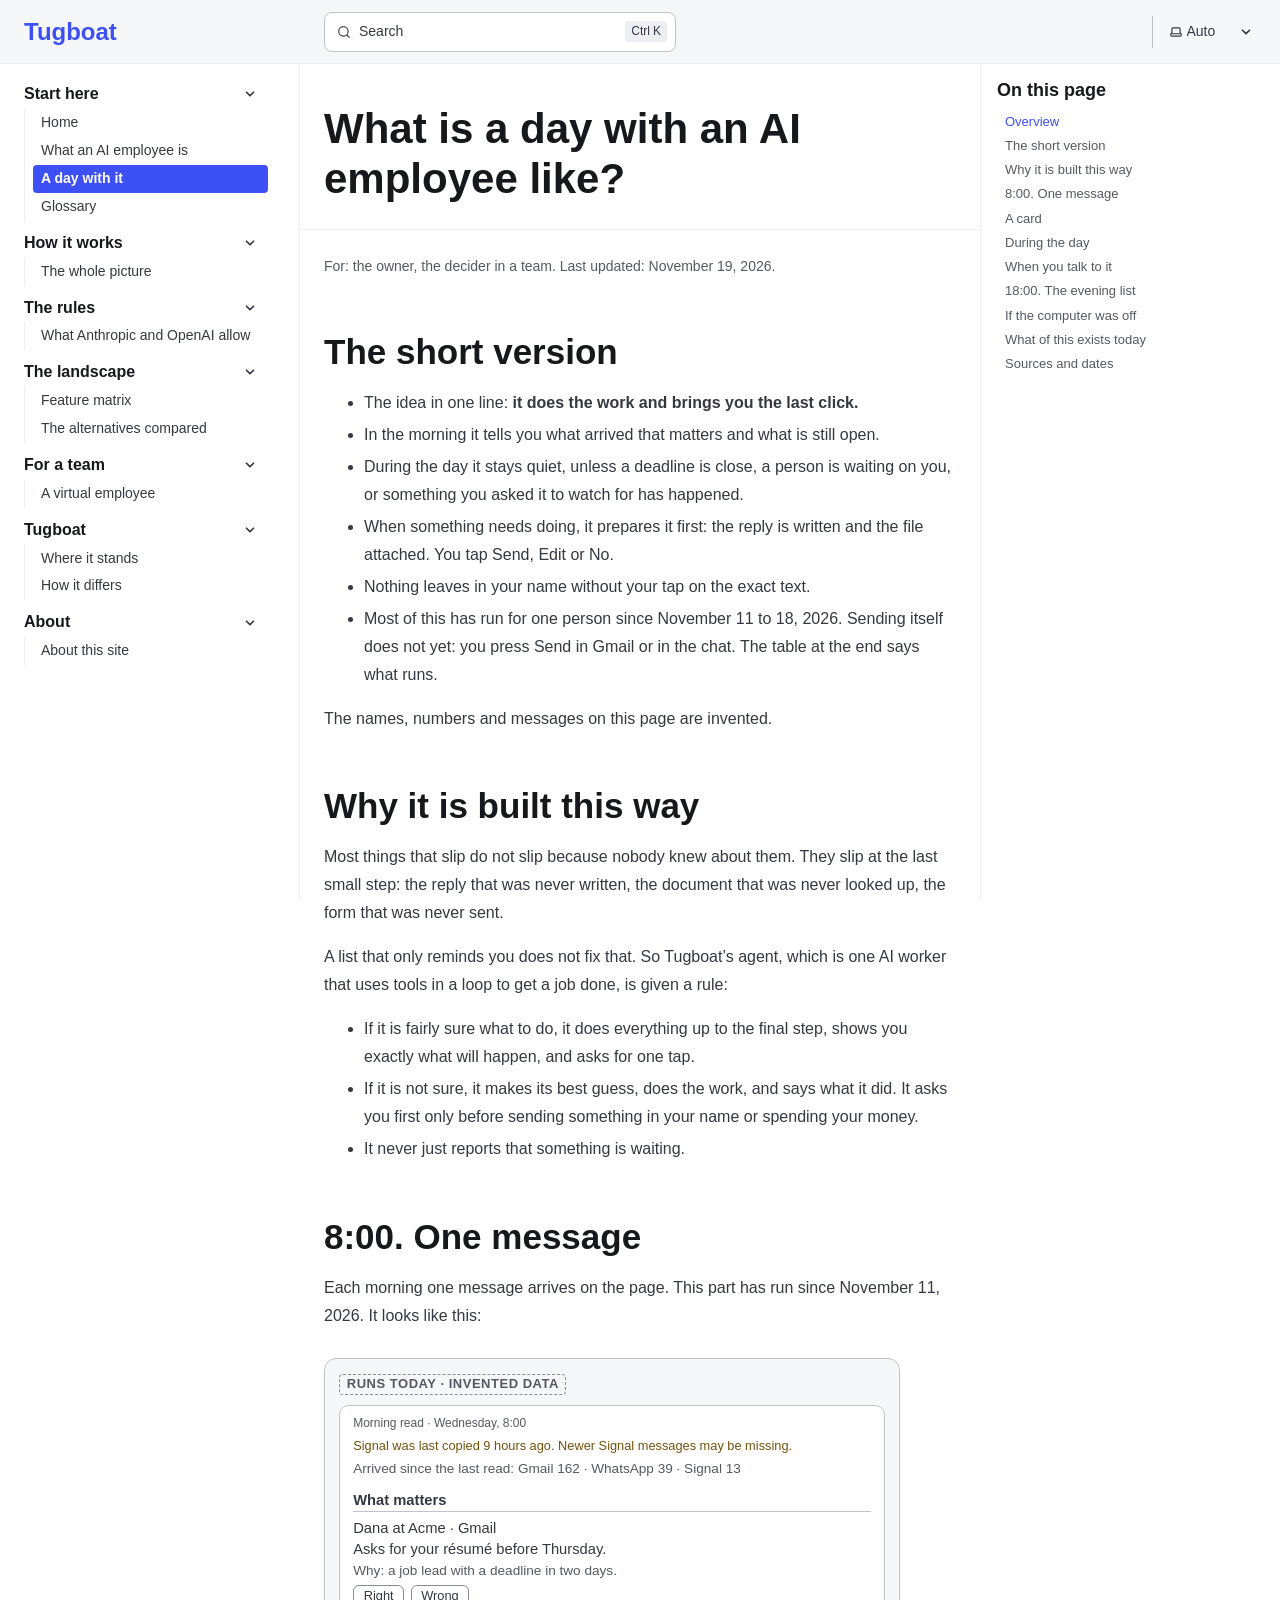
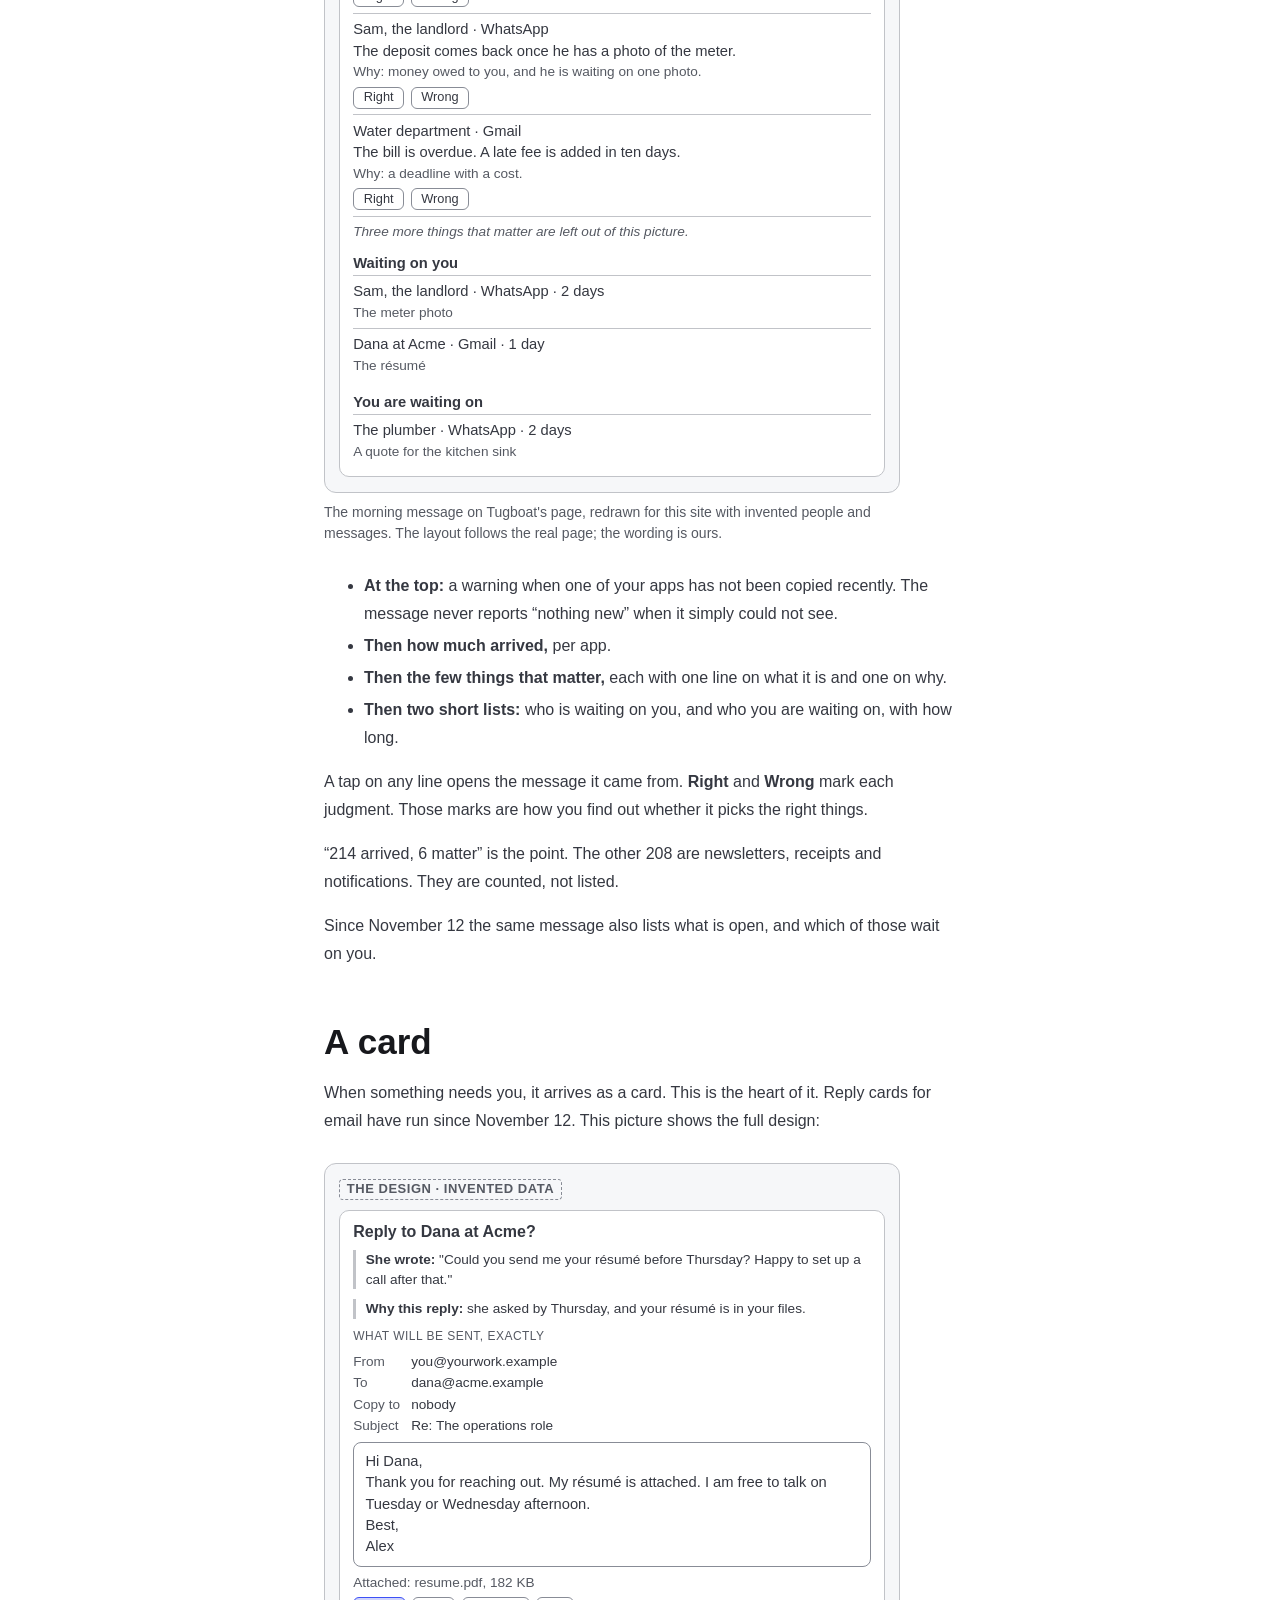
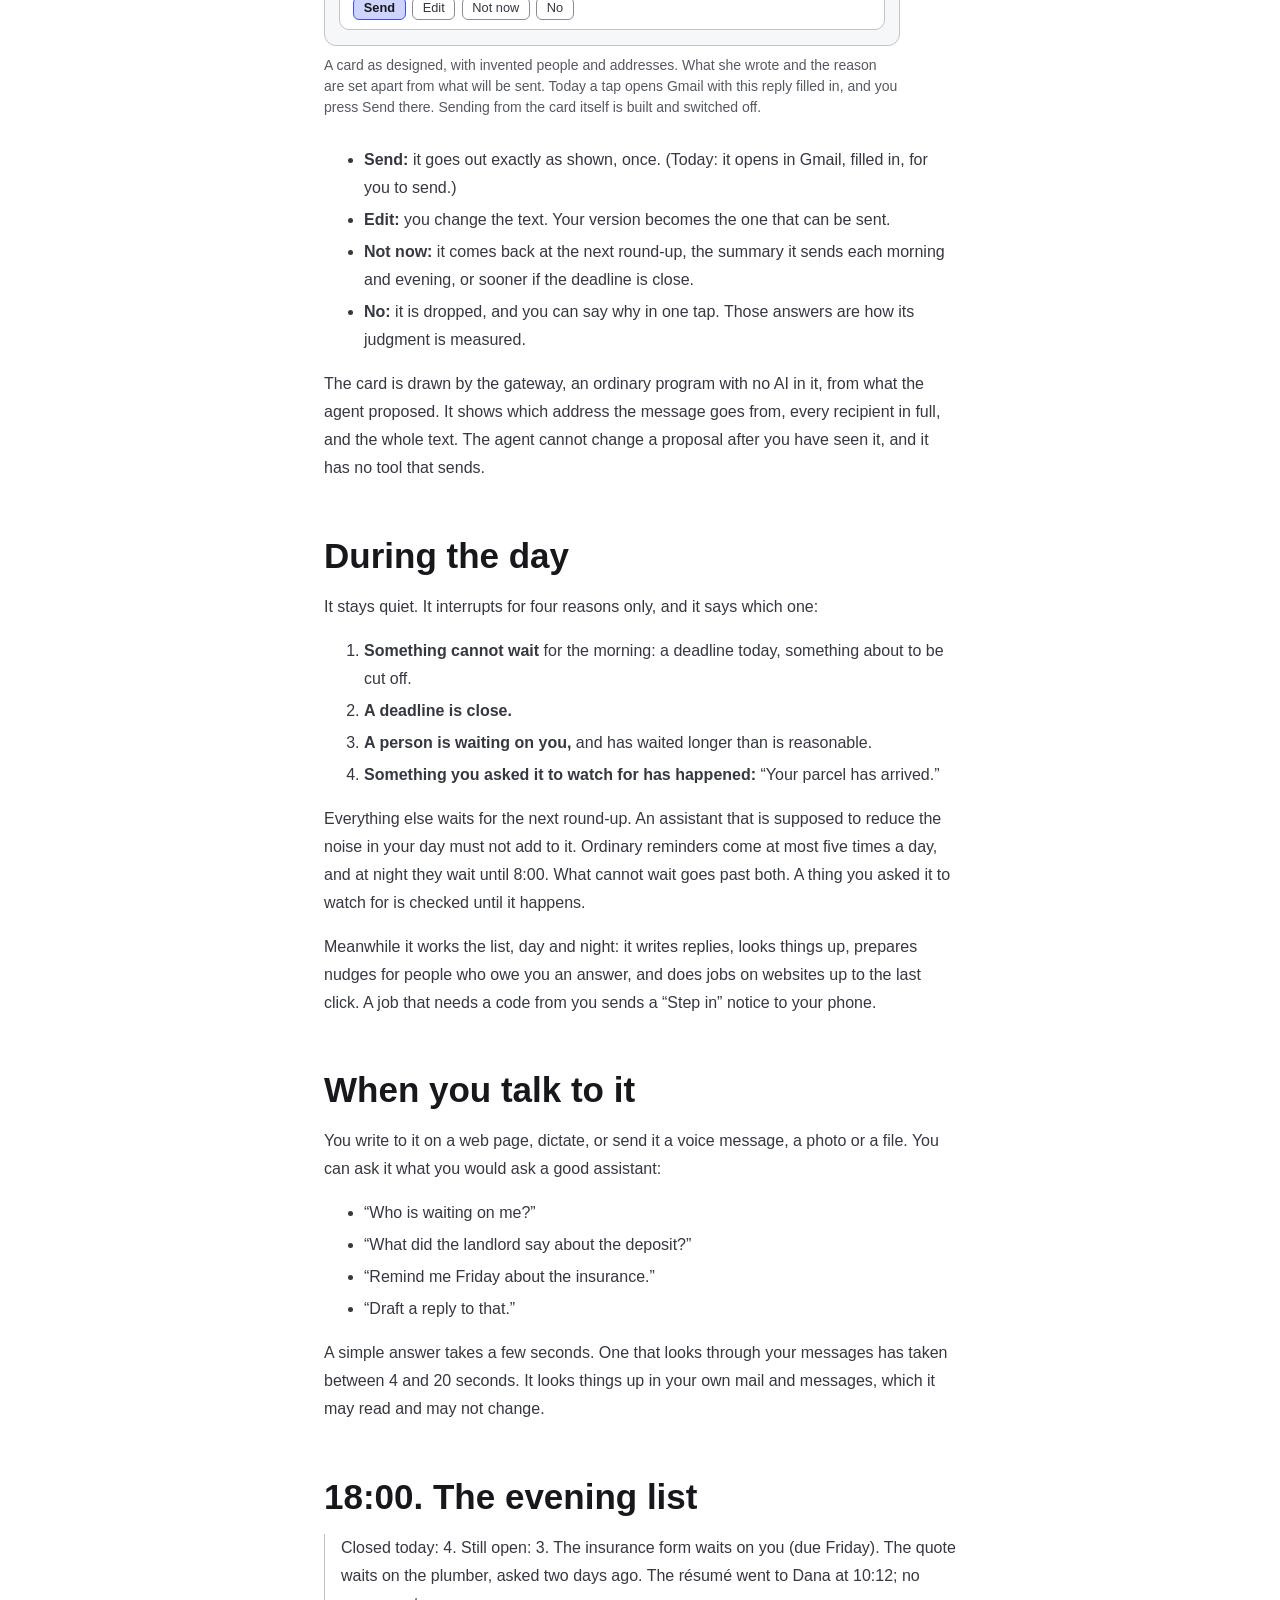
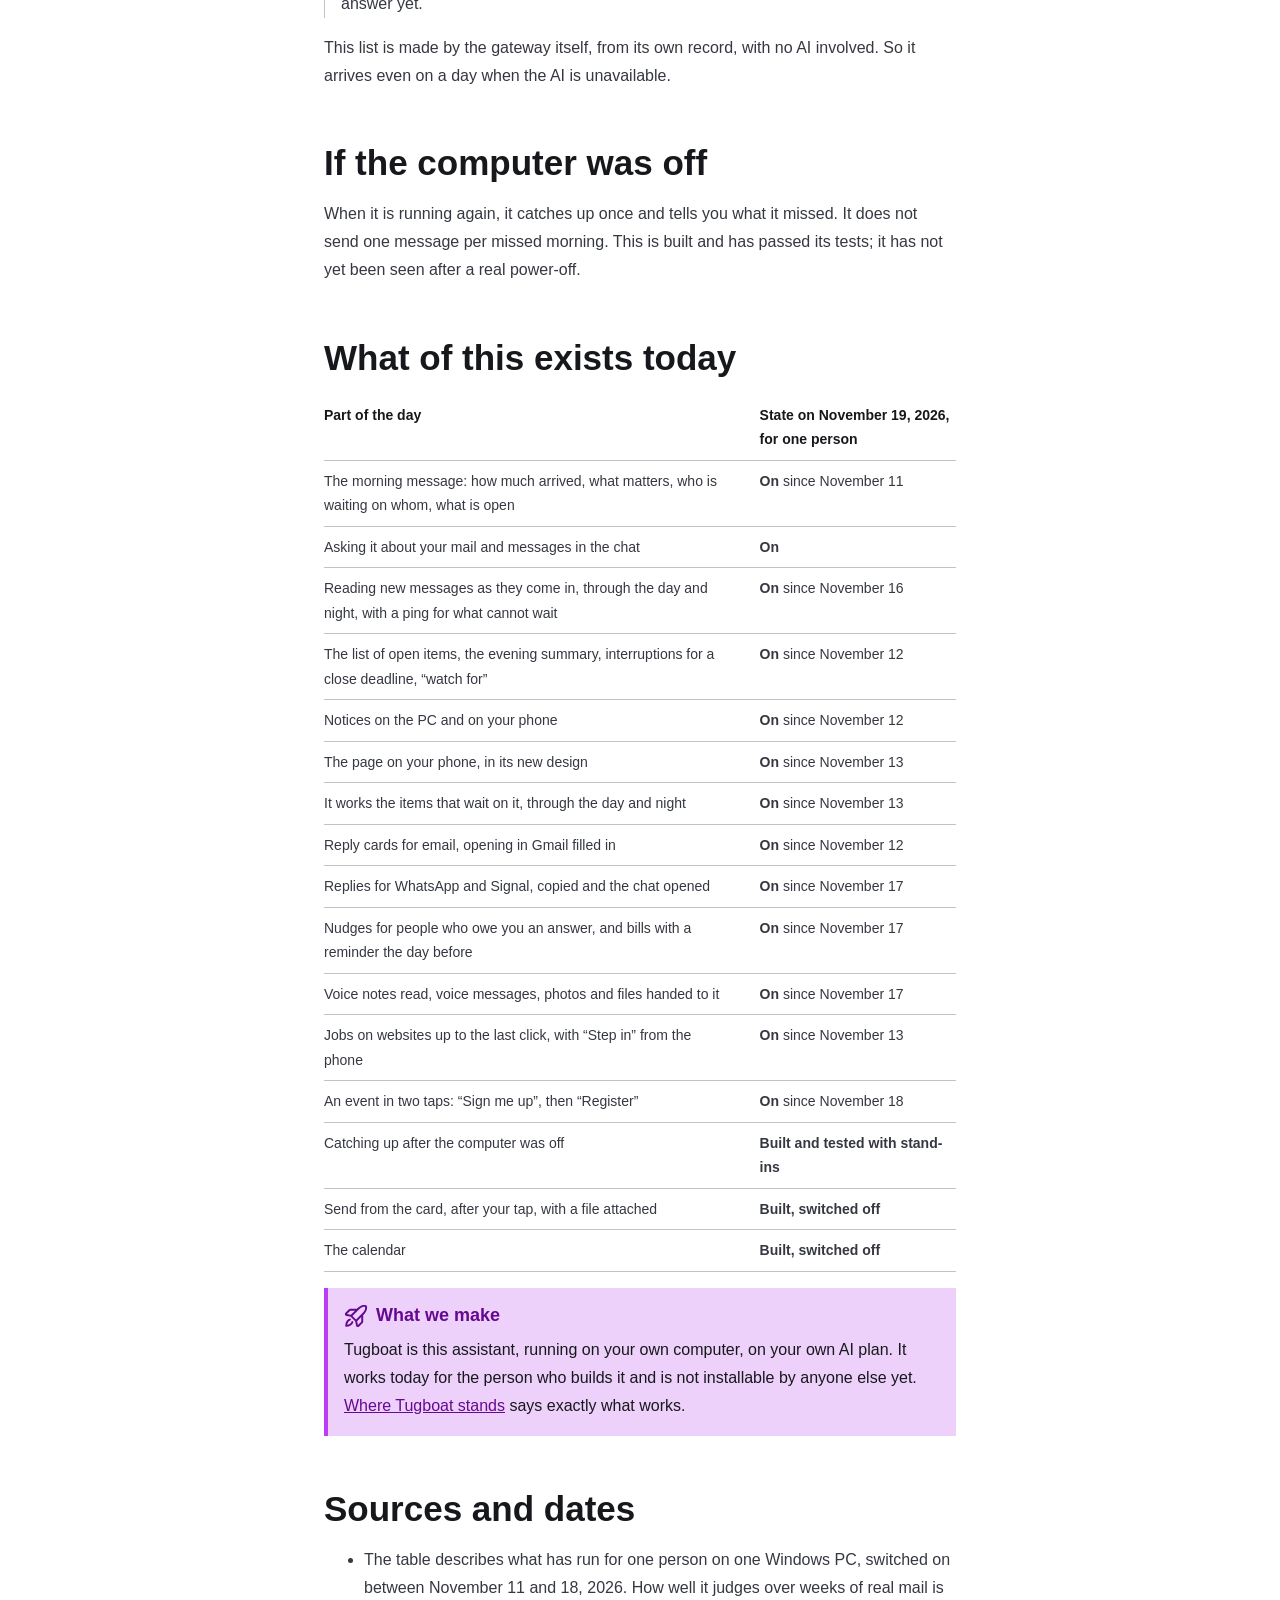
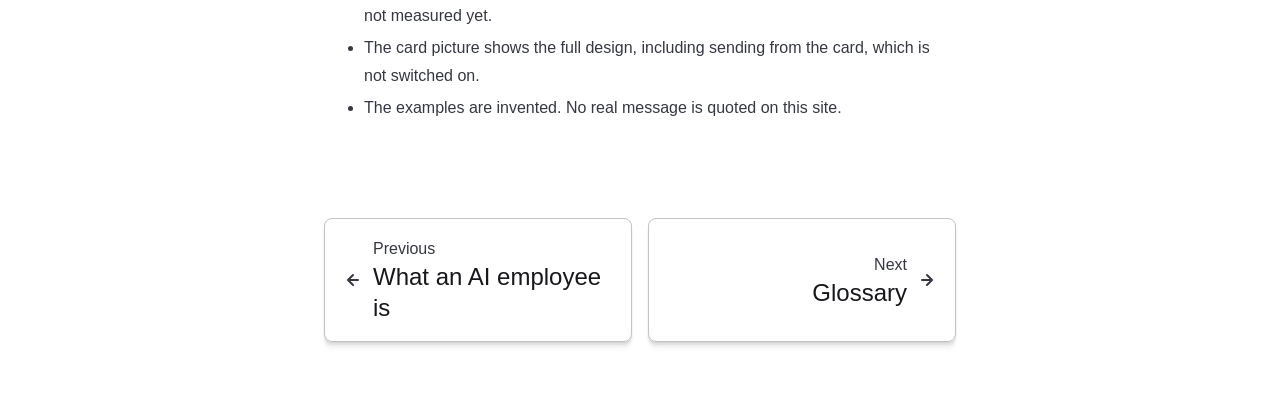
<file: guide/start/a-day-with-it/index.html>
<!DOCTYPE html><html lang="en" dir="ltr" data-theme="dark" data-has-toc data-has-sidebar class="astro-4q24oeqg"><head><meta charset="utf-8"/><meta name="viewport" content="width=device-width, initial-scale=1"/><title>What is a day with an AI employee like? | Tugboat</title><link rel="canonical" href="https://tugboat.bot/guide/start/a-day-with-it/"/><link rel="sitemap" href="/guide/sitemap-index.xml"/><script defer src="https://static.cloudflareinsights.com/beacon.min.js" data-cf-beacon="{&quot;token&quot;: &quot;ef85ecb2f5f54a8eaa55469e5325b684&quot;}"></script><script>// Copied from tugboat.bot/index.html, Nov 19. The page path (/guide/...) tells guide visits apart.
// Visit counter: one row per page view in the Google Form "Tugboat visits" (Sheet of the same name).
// Sends the page, where the visitor came from, phone or computer, and a random number kept in this browser.
// No cookies, no IP address, nothing personal. Skipped for robots (see below).
;(() => {
	if (navigator.webdriver || /bot|crawl|spider|slurp|inspectiontool|lighthouse|headless|preview/i.test(navigator.userAgent)) return
	let visitor = ''
	try { visitor = localStorage.getItem('tb-v') || ''; if (!visitor) { visitor = Math.random().toString(36).slice(2, 12); localStorage.setItem('tb-v', visitor) } } catch {}
	const q = new URLSearchParams(location.search)
	let source = q.get('utm_source') || q.get('ref') || q.get('from') || ''
	if (!source && document.referrer) { try { const h = new URL(document.referrer).hostname.replace(/^www\./, ''); if (h !== location.hostname) source = h } catch {} }
	const d = new FormData()
	d.append('entry.1834262139', location.pathname || '/')
	d.append('entry.1310039105', source || 'direct')
	d.append('entry.1872699160', visitor || 'unknown')
	d.append('entry.765420817', matchMedia('(max-width: 760px)').matches ? 'phone' : 'computer')
	// Count the visit only once a person does something (scroll, mouse, touch, key). Link checkers and
	// previewers load the page and run it, but never do these, so they are not counted.
	const events = ['scroll', 'pointermove', 'pointerdown', 'touchstart', 'keydown']
	const send = () => {
		events.forEach(e => removeEventListener(e, send, true))
		try { fetch('https://docs.google.com/forms/d/e/1FAIpQLSfNrJhDmcocQgchXlww7f_4qbJp6adWWpwGg-5LMCxfqk2dkA/formResponse', { method: 'POST', mode: 'no-cors', body: d, keepalive: true }) } catch {}
	}
	events.forEach(e => addEventListener(e, send, { capture: true, passive: true }))
})()
</script><link rel="shortcut icon" href="/guide/favicon.svg" type="image/svg+xml"/><meta name="generator" content="Astro v7.4.8"/><meta name="generator" content="Starlight v0.42.10"/><meta property="og:title" content="What is a day with an AI employee like?"/><meta property="og:type" content="article"/><meta property="og:url" content="https://tugboat.bot/guide/start/a-day-with-it/"/><meta property="og:locale" content="en"/><meta property="og:description" content="One working day with Tugboat, from the morning summary to the evening list, with what exists today and what is still being built."/><meta property="og:site_name" content="Tugboat"/><meta name="twitter:card" content="summary_large_image"/><meta name="description" content="One working day with Tugboat, from the morning summary to the evening list, with what exists today and what is still being built."/><script>
	window.StarlightThemeProvider = (() => {
		const storedTheme =
			typeof localStorage !== 'undefined' && localStorage.getItem('starlight-theme');
		const theme =
			storedTheme ||
			(window.matchMedia('(prefers-color-scheme: light)').matches ? 'light' : 'dark');
		document.documentElement.dataset.theme = theme === 'light' ? 'light' : 'dark';
		return {
			updatePickers(theme = storedTheme || 'auto') {
				document.querySelectorAll('starlight-theme-select').forEach((picker) => {
					const select = picker.querySelector('select');
					if (select) select.value = theme;
					/** @type {HTMLTemplateElement | null} */
					const tmpl = document.querySelector(`#theme-icons`);
					const newIcon = tmpl && tmpl.content.querySelector('.' + theme);
					if (newIcon) {
						const oldIcon = picker.querySelector('svg.label-icon');
						if (oldIcon) {
							oldIcon.replaceChildren(...newIcon.cloneNode(true).childNodes);
						}
					}
				});
			},
		};
	})();
</script><template id="theme-icons"><svg aria-hidden="true" class="light astro-7xg36bbx" width="16" height="16" viewBox="0 0 24 24" fill="currentColor" style="--sl-icon-size: 1em;"><path d="M5 12a1 1 0 0 0-1-1H3a1 1 0 0 0 0 2h1a1 1 0 0 0 1-1Zm.64 5-.71.71a1 1 0 0 0 0 1.41 1 1 0 0 0 1.41 0l.71-.71A1 1 0 0 0 5.64 17ZM12 5a1 1 0 0 0 1-1V3a1 1 0 0 0-2 0v1a1 1 0 0 0 1 1Zm5.66 2.34a1 1 0 0 0 .7-.29l.71-.71a1 1 0 1 0-1.41-1.41l-.66.71a1 1 0 0 0 0 1.41 1 1 0 0 0 .66.29Zm-12-.29a1 1 0 0 0 1.41 0 1 1 0 0 0 0-1.41l-.71-.71a1.004 1.004 0 1 0-1.43 1.41l.73.71ZM21 11h-1a1 1 0 0 0 0 2h1a1 1 0 0 0 0-2Zm-2.64 6A1 1 0 0 0 17 18.36l.71.71a1 1 0 0 0 1.41 0 1 1 0 0 0 0-1.41l-.76-.66ZM12 6.5a5.5 5.5 0 1 0 5.5 5.5A5.51 5.51 0 0 0 12 6.5Zm0 9a3.5 3.5 0 1 1 0-7 3.5 3.5 0 0 1 0 7Zm0 3.5a1 1 0 0 0-1 1v1a1 1 0 0 0 2 0v-1a1 1 0 0 0-1-1Z"/></svg><svg aria-hidden="true" class="dark astro-7xg36bbx" width="16" height="16" viewBox="0 0 24 24" fill="currentColor" style="--sl-icon-size: 1em;"><path d="M21.64 13a1 1 0 0 0-1.05-.14 8.049 8.049 0 0 1-3.37.73 8.15 8.15 0 0 1-8.14-8.1 8.59 8.59 0 0 1 .25-2A1 1 0 0 0 8 2.36a10.14 10.14 0 1 0 14 11.69 1 1 0 0 0-.36-1.05Zm-9.5 6.69A8.14 8.14 0 0 1 7.08 5.22v.27a10.15 10.15 0 0 0 10.14 10.14 9.784 9.784 0 0 0 2.1-.22 8.11 8.11 0 0 1-7.18 4.32v-.04Z"/></svg><svg aria-hidden="true" class="auto astro-7xg36bbx" width="16" height="16" viewBox="0 0 24 24" fill="currentColor" style="--sl-icon-size: 1em;"><path d="M21 14h-1V7a3 3 0 0 0-3-3H7a3 3 0 0 0-3 3v7H3a1 1 0 0 0-1 1v2a3 3 0 0 0 3 3h14a3 3 0 0 0 3-3v-2a1 1 0 0 0-1-1ZM6 7a1 1 0 0 1 1-1h10a1 1 0 0 1 1 1v7H6V7Zm14 10a1 1 0 0 1-1 1H5a1 1 0 0 1-1-1v-1h16v1Z"/></svg></template><link rel="stylesheet" href="/guide/_astro/print.C9eyqPGL.css" media="print"><link rel="stylesheet" href="/guide/_astro/common.EzWjjvd0.css"><style>@layer starlight.components{svg:where(.astro-7xg36bbx){color:var(--sl-icon-color);font-size:var(--sl-icon-size,1em);width:1em;height:1em;overflow:visible}}
</style><script type="module" src="/guide/_astro/page.cNngjUgL.js"></script></head><body class="astro-4q24oeqg"><a class="sl-skip-link astro-iyimsb7x" href="#_top">Skip to content</a><div class="page sl-flex astro-3iveh6q6"><header class="header astro-3iveh6q6"><div class="header astro-nnhgoztz"><div class="title-wrapper sl-flex astro-nnhgoztz"><a href="/guide/" class="site-title sl-flex astro-rlklbri6"><span class="astro-rlklbri6" translate="no">Tugboat</span></a></div><div class="sl-flex print:hidden astro-nnhgoztz"><site-search class="astro-nnhgoztz astro-cbbg2zbi" data-translations="{&quot;placeholder&quot;:&quot;Search&quot;}"><button data-open-modal disabled aria-label="Search" aria-keyshortcuts="Control+K" class="astro-cbbg2zbi"><svg aria-hidden="true" class="astro-cbbg2zbi astro-7xg36bbx" width="16" height="16" viewBox="0 0 24 24" fill="currentColor" style="--sl-icon-size: 1em;"><path d="M21.71 20.29 18 16.61A9 9 0 1 0 16.61 18l3.68 3.68a.999.999 0 0 0 1.42 0 1 1 0 0 0 0-1.39ZM11 18a7 7 0 1 1 0-14 7 7 0 0 1 0 14Z"/></svg><span class="sl-hidden md:sl-block astro-cbbg2zbi" aria-hidden="true">Search</span><kbd class="sl-hidden md:sl-flex astro-cbbg2zbi" style="display: none"><kbd class="astro-cbbg2zbi">Ctrl</kbd><kbd class="astro-cbbg2zbi">K</kbd></kbd></button><dialog style="padding: 0" aria-label="Search" class="astro-cbbg2zbi"><div class="dialog-frame sl-flex astro-cbbg2zbi"><button data-close-modal class="sl-flex md:sl-hidden astro-cbbg2zbi">Cancel</button><div class="search-container astro-cbbg2zbi"><div id="starlight__search" class="astro-cbbg2zbi"></div></div></div></dialog></site-search><script>
	(() => {
		const openBtn = document.querySelector('button[data-open-modal]');
		const shortcut = openBtn?.querySelector('kbd');
		if (!openBtn || !(shortcut instanceof HTMLElement)) return;
		const platformKey = shortcut.querySelector('kbd');
		if (platformKey && /(Mac|iPhone|iPod|iPad)/i.test(navigator.platform)) {
			platformKey.textContent = '⌘';
			openBtn.setAttribute('aria-keyshortcuts', 'Meta+K');
		}
		shortcut.style.display = '';
	})();
</script><script type="module" src="/guide/_astro/Search.astro_astro_type_script_index_0_lang.CxibuA6H.js"></script></div><div class="sl-hidden md:sl-flex print:hidden right-group astro-nnhgoztz"><div class="sl-flex social-icons astro-nnhgoztz"></div><starlight-theme-select><label style="--sl-select-width: 6.25em" class="astro-pzxqu3hi"><span class="sr-only astro-pzxqu3hi">Select theme</span><svg aria-hidden="true" class="icon label-icon astro-pzxqu3hi astro-7xg36bbx" width="16" height="16" viewBox="0 0 24 24" fill="currentColor" style="--sl-icon-size: 1em;"><path d="M21 14h-1V7a3 3 0 0 0-3-3H7a3 3 0 0 0-3 3v7H3a1 1 0 0 0-1 1v2a3 3 0 0 0 3 3h14a3 3 0 0 0 3-3v-2a1 1 0 0 0-1-1ZM6 7a1 1 0 0 1 1-1h10a1 1 0 0 1 1 1v7H6V7Zm14 10a1 1 0 0 1-1 1H5a1 1 0 0 1-1-1v-1h16v1Z"/></svg><select autocomplete="off" class="astro-pzxqu3hi"><option value="dark" class="astro-pzxqu3hi">Dark</option><option value="light" class="astro-pzxqu3hi">Light</option><option value="auto" selected class="astro-pzxqu3hi">Auto</option></select><svg aria-hidden="true" class="icon caret astro-pzxqu3hi astro-7xg36bbx" width="16" height="16" viewBox="0 0 24 24" fill="currentColor" style="--sl-icon-size: 1em;"><path d="M17 9.17a1 1 0 0 0-1.41 0L12 12.71 8.46 9.17a1 1 0 1 0-1.41 1.42l4.24 4.24a1.002 1.002 0 0 0 1.42 0L17 10.59a1.002 1.002 0 0 0 0-1.42Z"/></svg></label></starlight-theme-select><script>
	StarlightThemeProvider.updatePickers();
</script><script type="module">var e=`starlight-theme`,t=e=>e===`auto`||e===`dark`||e===`light`?e:`auto`,n=()=>t(typeof localStorage<`u`&&localStorage.getItem(e));function r(t){typeof localStorage<`u`&&localStorage.setItem(e,t===`light`||t===`dark`?t:``)}var i=()=>matchMedia(`(prefers-color-scheme: light)`).matches?`light`:`dark`;function a(e){StarlightThemeProvider.updatePickers(e),document.documentElement.dataset.theme=e===`auto`?i():e,r(e)}matchMedia(`(prefers-color-scheme: light)`).addEventListener(`change`,()=>{n()===`auto`&&a(`auto`)});var o=class extends HTMLElement{constructor(){super(),a(n()),this.querySelector(`select`)?.addEventListener(`change`,e=>{e.currentTarget instanceof HTMLSelectElement&&a(t(e.currentTarget.value))})}};customElements.define(`starlight-theme-select`,o);</script><script type="module">var e=class extends HTMLElement{constructor(){super();let e=this.querySelector(`select`);e&&(e.addEventListener(`change`,e=>{e.currentTarget instanceof HTMLSelectElement&&(window.location.pathname=e.currentTarget.value)}),window.addEventListener(`pageshow`,t=>{if(!t.persisted)return;let n=e.querySelector(`option[selected]`)?.index;n!==e.selectedIndex&&(e.selectedIndex=n??0)}))}};customElements.define(`starlight-lang-select`,e);</script></div></div></header><nav class="sidebar print:hidden astro-3iveh6q6" aria-label="Main"><button popovertarget="starlight__sidebar" class="sl-menu-button sl-flex md:sl-hidden print:hidden astro-ifn5vpvw"><svg aria-hidden="true" class="open-menu astro-ifn5vpvw astro-7xg36bbx" width="16" height="16" viewBox="0 0 24 24" fill="currentColor" style="--sl-icon-size: 1em;"><path d="M3 8h18a1 1 0 1 0 0-2H3a1 1 0 0 0 0 2Zm18 8H3a1 1 0 0 0 0 2h18a1 1 0 0 0 0-2Zm0-5H3a1 1 0 0 0 0 2h18a1 1 0 0 0 0-2Z"/></svg><svg aria-hidden="true" class="close-menu astro-ifn5vpvw astro-7xg36bbx" width="16" height="16" viewBox="0 0 24 24" fill="currentColor" style="--sl-icon-size: 1em;"><path d="m13.41 12 6.3-6.29a1.004 1.004 0 1 0-1.42-1.42L12 10.59l-6.29-6.3a1.004 1.004 0 0 0-1.42 1.42l6.3 6.29-6.3 6.29a1 1 0 0 0 0 1.42.998.998 0 0 0 1.42 0l6.29-6.3 6.29 6.3a.999.999 0 0 0 1.42 0 1 1 0 0 0 0-1.42L13.41 12Z"/></svg><span class="sr-only astro-ifn5vpvw">Menu</span></button><script type="module">var e=class extends HTMLElement{constructor(){super();let e=matchMedia(`(min-width: 50em)`),t=()=>{this.popover=e.matches?null:`auto`};t(),e.addEventListener(`change`,()=>t()),this.addEventListener(`toggle`,({newState:e})=>this.trapFocus(e===`open`))}trapFocus(e){document.querySelectorAll(`.main-frame, .sl-skip-link`).forEach(t=>{t.toggleAttribute(`inert`,e)})}};customElements.define(`sl-sidebar-pane`,e);</script><sl-sidebar-pane popover id="starlight__sidebar" class="sidebar-pane astro-3iveh6q6"><div class="sidebar-content sl-flex astro-3iveh6q6"><sl-sidebar-state-persist data-hash="0gspgz0" class="astro-j5kohbvr"><script aria-hidden="true">
		(() => {
			try {
				if (!matchMedia('(min-width: 50em)').matches) return;
				/** @type {HTMLElement | null} */
				const target = document.querySelector('sl-sidebar-state-persist');
				const state = JSON.parse(sessionStorage.getItem('sl-sidebar-state') || '0');
				if (!target || !state || target.dataset.hash !== state.hash) return;
				window._starlightScrollRestore = state.scroll;
				customElements.define(
					'sl-sidebar-restore',
					class SidebarRestore extends HTMLElement {
						connectedCallback() {
							try {
								const idx = parseInt(this.dataset.index || '');
								const details = this.closest('details');
								if (details && typeof state.open[idx] === 'boolean') details.open = state.open[idx];
							} catch {}
						}
					}
				);
			} catch {}
		})();
	</script><ul class="top-level astro-x2svowyo"><li class="astro-x2svowyo"><details open class="astro-x2svowyo"><summary class="astro-x2svowyo"><span class="group-label astro-x2svowyo"><span class="large astro-x2svowyo">Start here</span></span><svg aria-hidden="true" class="caret astro-x2svowyo astro-7xg36bbx" width="16" height="16" viewBox="0 0 24 24" fill="currentColor" style="--sl-icon-size: 1.25rem;"><path d="m14.83 11.29-4.24-4.24a1 1 0 1 0-1.42 1.41L12.71 12l-3.54 3.54a1 1 0 0 0 0 1.41 1 1 0 0 0 .71.29 1 1 0 0 0 .71-.29l4.24-4.24a1.002 1.002 0 0 0 0-1.42Z"/></svg></summary><sl-sidebar-restore data-index="0"></sl-sidebar-restore><ul class="astro-x2svowyo"><li class="astro-x2svowyo"><a href="/guide/" class="astro-x2svowyo"><span class="astro-x2svowyo">Home</span></a></li><li class="astro-x2svowyo"><a href="/guide/start/what-an-ai-employee-is/" class="astro-x2svowyo"><span class="astro-x2svowyo">What an AI employee is</span></a></li><li class="astro-x2svowyo"><a href="/guide/start/a-day-with-it/" aria-current="page" class="astro-x2svowyo"><span class="astro-x2svowyo">A day with it</span></a></li><li class="astro-x2svowyo"><a href="/guide/start/glossary/" class="astro-x2svowyo"><span class="astro-x2svowyo">Glossary</span></a></li></ul></details></li><li class="astro-x2svowyo"><details open class="astro-x2svowyo"><summary class="astro-x2svowyo"><span class="group-label astro-x2svowyo"><span class="large astro-x2svowyo">How it works</span></span><svg aria-hidden="true" class="caret astro-x2svowyo astro-7xg36bbx" width="16" height="16" viewBox="0 0 24 24" fill="currentColor" style="--sl-icon-size: 1.25rem;"><path d="m14.83 11.29-4.24-4.24a1 1 0 1 0-1.42 1.41L12.71 12l-3.54 3.54a1 1 0 0 0 0 1.41 1 1 0 0 0 .71.29 1 1 0 0 0 .71-.29l4.24-4.24a1.002 1.002 0 0 0 0-1.42Z"/></svg></summary><sl-sidebar-restore data-index="1"></sl-sidebar-restore><ul class="astro-x2svowyo"><li class="astro-x2svowyo"><a href="/guide/how-it-works/overview/" class="astro-x2svowyo"><span class="astro-x2svowyo">The whole picture</span></a></li></ul></details></li><li class="astro-x2svowyo"><details open class="astro-x2svowyo"><summary class="astro-x2svowyo"><span class="group-label astro-x2svowyo"><span class="large astro-x2svowyo">The rules</span></span><svg aria-hidden="true" class="caret astro-x2svowyo astro-7xg36bbx" width="16" height="16" viewBox="0 0 24 24" fill="currentColor" style="--sl-icon-size: 1.25rem;"><path d="m14.83 11.29-4.24-4.24a1 1 0 1 0-1.42 1.41L12.71 12l-3.54 3.54a1 1 0 0 0 0 1.41 1 1 0 0 0 .71.29 1 1 0 0 0 .71-.29l4.24-4.24a1.002 1.002 0 0 0 0-1.42Z"/></svg></summary><sl-sidebar-restore data-index="2"></sl-sidebar-restore><ul class="astro-x2svowyo"><li class="astro-x2svowyo"><a href="/guide/rules/what-anthropic-and-openai-allow/" class="astro-x2svowyo"><span class="astro-x2svowyo">What Anthropic and OpenAI allow</span></a></li></ul></details></li><li class="astro-x2svowyo"><details open class="astro-x2svowyo"><summary class="astro-x2svowyo"><span class="group-label astro-x2svowyo"><span class="large astro-x2svowyo">The landscape</span></span><svg aria-hidden="true" class="caret astro-x2svowyo astro-7xg36bbx" width="16" height="16" viewBox="0 0 24 24" fill="currentColor" style="--sl-icon-size: 1.25rem;"><path d="m14.83 11.29-4.24-4.24a1 1 0 1 0-1.42 1.41L12.71 12l-3.54 3.54a1 1 0 0 0 0 1.41 1 1 0 0 0 .71.29 1 1 0 0 0 .71-.29l4.24-4.24a1.002 1.002 0 0 0 0-1.42Z"/></svg></summary><sl-sidebar-restore data-index="3"></sl-sidebar-restore><ul class="astro-x2svowyo"><li class="astro-x2svowyo"><a href="/guide/landscape/feature-matrix/" class="astro-x2svowyo"><span class="astro-x2svowyo">Feature matrix</span></a></li><li class="astro-x2svowyo"><a href="/guide/landscape/alternatives-compared/" class="astro-x2svowyo"><span class="astro-x2svowyo">The alternatives compared</span></a></li></ul></details></li><li class="astro-x2svowyo"><details open class="astro-x2svowyo"><summary class="astro-x2svowyo"><span class="group-label astro-x2svowyo"><span class="large astro-x2svowyo">For a team</span></span><svg aria-hidden="true" class="caret astro-x2svowyo astro-7xg36bbx" width="16" height="16" viewBox="0 0 24 24" fill="currentColor" style="--sl-icon-size: 1.25rem;"><path d="m14.83 11.29-4.24-4.24a1 1 0 1 0-1.42 1.41L12.71 12l-3.54 3.54a1 1 0 0 0 0 1.41 1 1 0 0 0 .71.29 1 1 0 0 0 .71-.29l4.24-4.24a1.002 1.002 0 0 0 0-1.42Z"/></svg></summary><sl-sidebar-restore data-index="4"></sl-sidebar-restore><ul class="astro-x2svowyo"><li class="astro-x2svowyo"><a href="/guide/team/virtual-employee/" class="astro-x2svowyo"><span class="astro-x2svowyo">A virtual employee</span></a></li></ul></details></li><li class="astro-x2svowyo"><details open class="astro-x2svowyo"><summary class="astro-x2svowyo"><span class="group-label astro-x2svowyo"><span class="large astro-x2svowyo">Tugboat</span></span><svg aria-hidden="true" class="caret astro-x2svowyo astro-7xg36bbx" width="16" height="16" viewBox="0 0 24 24" fill="currentColor" style="--sl-icon-size: 1.25rem;"><path d="m14.83 11.29-4.24-4.24a1 1 0 1 0-1.42 1.41L12.71 12l-3.54 3.54a1 1 0 0 0 0 1.41 1 1 0 0 0 .71.29 1 1 0 0 0 .71-.29l4.24-4.24a1.002 1.002 0 0 0 0-1.42Z"/></svg></summary><sl-sidebar-restore data-index="5"></sl-sidebar-restore><ul class="astro-x2svowyo"><li class="astro-x2svowyo"><a href="/guide/kit/where-it-stands/" class="astro-x2svowyo"><span class="astro-x2svowyo">Where it stands</span></a></li><li class="astro-x2svowyo"><a href="/guide/kit/how-it-differs/" class="astro-x2svowyo"><span class="astro-x2svowyo">How it differs</span></a></li></ul></details></li><li class="astro-x2svowyo"><details open class="astro-x2svowyo"><summary class="astro-x2svowyo"><span class="group-label astro-x2svowyo"><span class="large astro-x2svowyo">About</span></span><svg aria-hidden="true" class="caret astro-x2svowyo astro-7xg36bbx" width="16" height="16" viewBox="0 0 24 24" fill="currentColor" style="--sl-icon-size: 1.25rem;"><path d="m14.83 11.29-4.24-4.24a1 1 0 1 0-1.42 1.41L12.71 12l-3.54 3.54a1 1 0 0 0 0 1.41 1 1 0 0 0 .71.29 1 1 0 0 0 .71-.29l4.24-4.24a1.002 1.002 0 0 0 0-1.42Z"/></svg></summary><sl-sidebar-restore data-index="6"></sl-sidebar-restore><ul class="astro-x2svowyo"><li class="astro-x2svowyo"><a href="/guide/about/" class="astro-x2svowyo"><span class="astro-x2svowyo">About this site</span></a></li></ul></details></li></ul><script aria-hidden="true">
		(() => {
			const scroller = document.getElementById('starlight__sidebar');
			if (!window._starlightScrollRestore || !scroller) return;
			scroller.scrollTop = window._starlightScrollRestore;
			delete window._starlightScrollRestore;
		})();
	</script></sl-sidebar-state-persist><div class="md:sl-hidden"><div class="mobile-preferences sl-flex astro-sjzqdm46"><div class="social-icons astro-sjzqdm46"></div><starlight-theme-select><label style="--sl-select-width: 6.25em" class="astro-pzxqu3hi"><span class="sr-only astro-pzxqu3hi">Select theme</span><svg aria-hidden="true" class="icon label-icon astro-pzxqu3hi astro-7xg36bbx" width="16" height="16" viewBox="0 0 24 24" fill="currentColor" style="--sl-icon-size: 1em;"><path d="M21 14h-1V7a3 3 0 0 0-3-3H7a3 3 0 0 0-3 3v7H3a1 1 0 0 0-1 1v2a3 3 0 0 0 3 3h14a3 3 0 0 0 3-3v-2a1 1 0 0 0-1-1ZM6 7a1 1 0 0 1 1-1h10a1 1 0 0 1 1 1v7H6V7Zm14 10a1 1 0 0 1-1 1H5a1 1 0 0 1-1-1v-1h16v1Z"/></svg><select autocomplete="off" class="astro-pzxqu3hi"><option value="dark" class="astro-pzxqu3hi">Dark</option><option value="light" class="astro-pzxqu3hi">Light</option><option value="auto" selected class="astro-pzxqu3hi">Auto</option></select><svg aria-hidden="true" class="icon caret astro-pzxqu3hi astro-7xg36bbx" width="16" height="16" viewBox="0 0 24 24" fill="currentColor" style="--sl-icon-size: 1em;"><path d="M17 9.17a1 1 0 0 0-1.41 0L12 12.71 8.46 9.17a1 1 0 1 0-1.41 1.42l4.24 4.24a1.002 1.002 0 0 0 1.42 0L17 10.59a1.002 1.002 0 0 0 0-1.42Z"/></svg></label></starlight-theme-select><script>
	StarlightThemeProvider.updatePickers();
</script></div></div></div></sl-sidebar-pane></nav><div class="main-frame astro-3iveh6q6"><script type="module">var e=document.getElementById(`starlight__sidebar`),t=e?.querySelector(`sl-sidebar-state-persist`),n=`sl-sidebar-state`,r=()=>{let r=[],i=t?.dataset.hash||``;try{let e=sessionStorage.getItem(n),t=JSON.parse(e||`{}`);Array.isArray(t.open)&&t.hash===i&&(r=t.open)}catch{}return{hash:i,open:r,scroll:e?.scrollTop||0}},i=e=>{try{sessionStorage.setItem(n,JSON.stringify(e))}catch{}},a=()=>i(r()),o=(e,t)=>{let n=r();n.open[t]=e,i(n)};t?.addEventListener(`click`,e=>{if(!(e.target instanceof Element))return;let t=e.target.closest(`summary`)?.closest(`details`);if(!t)return;let n=t.querySelector(`sl-sidebar-restore`),r=parseInt(n?.dataset.index||``);isNaN(r)||o(!t.open,r)}),addEventListener(`visibilitychange`,()=>{document.visibilityState===`hidden`&&a()});</script><div class="lg:sl-flex astro-p5c6cwav"><aside class="right-sidebar-container print:hidden astro-p5c6cwav"><div class="right-sidebar astro-p5c6cwav"><div class="lg:sl-hidden astro-thdbd4ik"><mobile-starlight-toc data-min-h="2" data-max-h="3" class="astro-kyvcurwk"><nav aria-labelledby="starlight__on-this-page--mobile" class="astro-kyvcurwk"><details id="starlight__mobile-toc" class="astro-kyvcurwk"><summary id="starlight__on-this-page--mobile" class="sl-flex astro-kyvcurwk"><span class="toggle sl-flex astro-kyvcurwk">On this page<svg aria-hidden="true" class="caret astro-kyvcurwk astro-7xg36bbx" width="16" height="16" viewBox="0 0 24 24" fill="currentColor" style="--sl-icon-size: 1rem;"><path d="m14.83 11.29-4.24-4.24a1 1 0 1 0-1.42 1.41L12.71 12l-3.54 3.54a1 1 0 0 0 0 1.41 1 1 0 0 0 .71.29 1 1 0 0 0 .71-.29l4.24-4.24a1.002 1.002 0 0 0 0-1.42Z"/></svg></span><span class="display-current astro-kyvcurwk"></span></summary><div class="dropdown astro-kyvcurwk"><ul class="isMobile astro-2cyigr5x" style="--depth: 0;"><li style="--depth: 0;" class="astro-2cyigr5x"><a href="#_top" style="--depth: 0;" class="astro-2cyigr5x"><span style="--depth: 0;" class="astro-2cyigr5x">Overview</span></a></li><li style="--depth: 0;" class="astro-2cyigr5x"><a href="#the-short-version" style="--depth: 0;" class="astro-2cyigr5x"><span style="--depth: 0;" class="astro-2cyigr5x">The short version</span></a></li><li style="--depth: 0;" class="astro-2cyigr5x"><a href="#why-it-is-built-this-way" style="--depth: 0;" class="astro-2cyigr5x"><span style="--depth: 0;" class="astro-2cyigr5x">Why it is built this way</span></a></li><li style="--depth: 0;" class="astro-2cyigr5x"><a href="#800-one-message" style="--depth: 0;" class="astro-2cyigr5x"><span style="--depth: 0;" class="astro-2cyigr5x">8:00. One message</span></a></li><li style="--depth: 0;" class="astro-2cyigr5x"><a href="#a-card" style="--depth: 0;" class="astro-2cyigr5x"><span style="--depth: 0;" class="astro-2cyigr5x">A card</span></a></li><li style="--depth: 0;" class="astro-2cyigr5x"><a href="#during-the-day" style="--depth: 0;" class="astro-2cyigr5x"><span style="--depth: 0;" class="astro-2cyigr5x">During the day</span></a></li><li style="--depth: 0;" class="astro-2cyigr5x"><a href="#when-you-talk-to-it" style="--depth: 0;" class="astro-2cyigr5x"><span style="--depth: 0;" class="astro-2cyigr5x">When you talk to it</span></a></li><li style="--depth: 0;" class="astro-2cyigr5x"><a href="#1800-the-evening-list" style="--depth: 0;" class="astro-2cyigr5x"><span style="--depth: 0;" class="astro-2cyigr5x">18:00. The evening list</span></a></li><li style="--depth: 0;" class="astro-2cyigr5x"><a href="#if-the-computer-was-off" style="--depth: 0;" class="astro-2cyigr5x"><span style="--depth: 0;" class="astro-2cyigr5x">If the computer was off</span></a></li><li style="--depth: 0;" class="astro-2cyigr5x"><a href="#what-of-this-exists-today" style="--depth: 0;" class="astro-2cyigr5x"><span style="--depth: 0;" class="astro-2cyigr5x">What of this exists today</span></a></li><li style="--depth: 0;" class="astro-2cyigr5x"><a href="#sources-and-dates" style="--depth: 0;" class="astro-2cyigr5x"><span style="--depth: 0;" class="astro-2cyigr5x">Sources and dates</span></a></li></ul></div></details></nav></mobile-starlight-toc><script type="module" src="/guide/_astro/MobileTableOfContents.astro_astro_type_script_index_0_lang.C3fM4Kra.js"></script></div><div class="right-sidebar-panel sl-hidden lg:sl-block astro-thdbd4ik"><div class="sl-container astro-thdbd4ik"><starlight-toc data-min-h="2" data-max-h="3"><nav aria-labelledby="starlight__on-this-page"><h2 id="starlight__on-this-page">On this page</h2><ul class="astro-2cyigr5x" style="--depth: 0;"><li style="--depth: 0;" class="astro-2cyigr5x"><a href="#_top" style="--depth: 0;" class="astro-2cyigr5x"><span style="--depth: 0;" class="astro-2cyigr5x">Overview</span></a></li><li style="--depth: 0;" class="astro-2cyigr5x"><a href="#the-short-version" style="--depth: 0;" class="astro-2cyigr5x"><span style="--depth: 0;" class="astro-2cyigr5x">The short version</span></a></li><li style="--depth: 0;" class="astro-2cyigr5x"><a href="#why-it-is-built-this-way" style="--depth: 0;" class="astro-2cyigr5x"><span style="--depth: 0;" class="astro-2cyigr5x">Why it is built this way</span></a></li><li style="--depth: 0;" class="astro-2cyigr5x"><a href="#800-one-message" style="--depth: 0;" class="astro-2cyigr5x"><span style="--depth: 0;" class="astro-2cyigr5x">8:00. One message</span></a></li><li style="--depth: 0;" class="astro-2cyigr5x"><a href="#a-card" style="--depth: 0;" class="astro-2cyigr5x"><span style="--depth: 0;" class="astro-2cyigr5x">A card</span></a></li><li style="--depth: 0;" class="astro-2cyigr5x"><a href="#during-the-day" style="--depth: 0;" class="astro-2cyigr5x"><span style="--depth: 0;" class="astro-2cyigr5x">During the day</span></a></li><li style="--depth: 0;" class="astro-2cyigr5x"><a href="#when-you-talk-to-it" style="--depth: 0;" class="astro-2cyigr5x"><span style="--depth: 0;" class="astro-2cyigr5x">When you talk to it</span></a></li><li style="--depth: 0;" class="astro-2cyigr5x"><a href="#1800-the-evening-list" style="--depth: 0;" class="astro-2cyigr5x"><span style="--depth: 0;" class="astro-2cyigr5x">18:00. The evening list</span></a></li><li style="--depth: 0;" class="astro-2cyigr5x"><a href="#if-the-computer-was-off" style="--depth: 0;" class="astro-2cyigr5x"><span style="--depth: 0;" class="astro-2cyigr5x">If the computer was off</span></a></li><li style="--depth: 0;" class="astro-2cyigr5x"><a href="#what-of-this-exists-today" style="--depth: 0;" class="astro-2cyigr5x"><span style="--depth: 0;" class="astro-2cyigr5x">What of this exists today</span></a></li><li style="--depth: 0;" class="astro-2cyigr5x"><a href="#sources-and-dates" style="--depth: 0;" class="astro-2cyigr5x"><span style="--depth: 0;" class="astro-2cyigr5x">Sources and dates</span></a></li></ul></nav></starlight-toc><script type="module" src="/guide/_astro/TableOfContents.astro_astro_type_script_index_0_lang.BpJaGz7G.js"></script></div></div></div></aside><div class="main-pane astro-p5c6cwav"><main data-pagefind-body class="astro-4q24oeqg" lang="en" dir="ltr"><div class="content-panel astro-tqo54wpp"><div class="sl-container astro-tqo54wpp"><h1 id="_top" class="astro-55yxcy4k">What is a day with an AI employee like?</h1></div></div><div class="content-panel astro-tqo54wpp"><div class="sl-container astro-tqo54wpp"><div class="sl-markdown-content"><p class="meta">For: the owner, the decider in a team. Last updated: November 19, 2026.</p>
<div class="sl-heading-wrapper level-h2"><h2 id="the-short-version">The short version</h2><a class="sl-anchor-link" href="#the-short-version"><span aria-hidden="true" class="sl-anchor-icon"><svg width="16" height="16" viewBox="0 0 24 24" fill="currentColor"><path d="m12.11 15.39-3.88 3.88a2.52 2.52 0 0 1-3.5 0 2.47 2.47 0 0 1 0-3.5l3.88-3.88a1 1 0 1 0-1.42-1.42l-3.88 3.89a4.48 4.48 0 0 0 6.33 6.33l3.89-3.88a1 1 0 0 0-1.42-1.42m8.58-12.08a4.49 4.49 0 0 0-6.33 0l-3.89 3.88a1 1 0 1 0 1.42 1.42l3.88-3.88a2.52 2.52 0 0 1 3.5 0 2.47 2.47 0 0 1 0 3.5l-3.88 3.88a1 1 0 0 0 0 1.42 1 1 0 0 0 1.42 0l3.88-3.89a4.49 4.49 0 0 0 0-6.33M8.83 15.17a1 1 0 0 0 .71.29 1 1 0 0 0 .71-.29l4.92-4.92a1 1 0 1 0-1.42-1.42l-4.92 4.92a1 1 0 0 0 0 1.42"></path></svg></span><span class="sr-only" data-pagefind-ignore>Section titled “The short version”</span></a></div>
<ul>
<li>The idea in one line: <strong>it does the work and brings you the last click.</strong></li>
<li>In the morning it tells you what arrived that matters and what is still open.</li>
<li>During the day it stays quiet, unless a deadline is close, a person is waiting on you, or something you
asked it to watch for has happened.</li>
<li>When something needs doing, it prepares it first: the reply is written and the file attached. You tap Send,
Edit or No.</li>
<li>Nothing leaves in your name without your tap on the exact text.</li>
<li>Most of this has run for one person since November 11 to 18, 2026. Sending itself does not yet: you
press Send in Gmail or in the chat. The table at the end says what runs.</li>
</ul>
<p>The names, numbers and messages on this page are invented.</p>
<div class="sl-heading-wrapper level-h2"><h2 id="why-it-is-built-this-way">Why it is built this way</h2><a class="sl-anchor-link" href="#why-it-is-built-this-way"><span aria-hidden="true" class="sl-anchor-icon"><svg width="16" height="16" viewBox="0 0 24 24" fill="currentColor"><path d="m12.11 15.39-3.88 3.88a2.52 2.52 0 0 1-3.5 0 2.47 2.47 0 0 1 0-3.5l3.88-3.88a1 1 0 1 0-1.42-1.42l-3.88 3.89a4.48 4.48 0 0 0 6.33 6.33l3.89-3.88a1 1 0 0 0-1.42-1.42m8.58-12.08a4.49 4.49 0 0 0-6.33 0l-3.89 3.88a1 1 0 1 0 1.42 1.42l3.88-3.88a2.52 2.52 0 0 1 3.5 0 2.47 2.47 0 0 1 0 3.5l-3.88 3.88a1 1 0 0 0 0 1.42 1 1 0 0 0 1.42 0l3.88-3.89a4.49 4.49 0 0 0 0-6.33M8.83 15.17a1 1 0 0 0 .71.29 1 1 0 0 0 .71-.29l4.92-4.92a1 1 0 1 0-1.42-1.42l-4.92 4.92a1 1 0 0 0 0 1.42"></path></svg></span><span class="sr-only" data-pagefind-ignore>Section titled “Why it is built this way”</span></a></div>
<p>Most things that slip do not slip because nobody knew about them. They slip at the last small step: the reply
that was never written, the document that was never looked up, the form that was never sent.</p>
<p>A list that only reminds you does not fix that. So Tugboat’s agent, which is one AI worker that uses tools in
a loop to get a job done, is given a rule:</p>
<ul>
<li>If it is fairly sure what to do, it does everything up to the final step, shows you exactly what will
happen, and asks for one tap.</li>
<li>If it is not sure, it makes its best guess, does the work, and says what it did. It asks you first only
before sending something in your name or spending your money.</li>
<li>It never just reports that something is waiting.</li>
</ul>
<div class="sl-heading-wrapper level-h2"><h2 id="800-one-message">8:00. One message</h2><a class="sl-anchor-link" href="#800-one-message"><span aria-hidden="true" class="sl-anchor-icon"><svg width="16" height="16" viewBox="0 0 24 24" fill="currentColor"><path d="m12.11 15.39-3.88 3.88a2.52 2.52 0 0 1-3.5 0 2.47 2.47 0 0 1 0-3.5l3.88-3.88a1 1 0 1 0-1.42-1.42l-3.88 3.89a4.48 4.48 0 0 0 6.33 6.33l3.89-3.88a1 1 0 0 0-1.42-1.42m8.58-12.08a4.49 4.49 0 0 0-6.33 0l-3.89 3.88a1 1 0 1 0 1.42 1.42l3.88-3.88a2.52 2.52 0 0 1 3.5 0 2.47 2.47 0 0 1 0 3.5l-3.88 3.88a1 1 0 0 0 0 1.42 1 1 0 0 0 1.42 0l3.88-3.89a4.49 4.49 0 0 0 0-6.33M8.83 15.17a1 1 0 0 0 .71.29 1 1 0 0 0 .71-.29l4.92-4.92a1 1 0 1 0-1.42-1.42l-4.92 4.92a1 1 0 0 0 0 1.42"></path></svg></span><span class="sr-only" data-pagefind-ignore>Section titled “8:00. One message”</span></a></div>
<p>Each morning one message arrives on the page. This part has run since November 11, 2026. It looks like this:</p>
<figure class="screen">
<div class="frame">
<div class="stamp">Runs today · invented data</div>
<div class="msg">
<div class="who">Morning read · Wednesday, 8:00</div>
<div class="late">Signal was last copied 9 hours ago. Newer Signal messages may be missing.</div>
<div class="meta">Arrived since the last read: Gmail 162 · WhatsApp 39 · Signal 13</div>
<div class="head">What matters</div>
<div class="line"><div>Dana at Acme · Gmail</div><div>Asks for your résumé before Thursday.</div><div class="sub">Why: a job lead with a deadline in two days.</div><div class="btns"><span class="btn">Right</span><span class="btn">Wrong</span></div></div>
<div class="line"><div>Sam, the landlord · WhatsApp</div><div>The deposit comes back once he has a photo of the meter.</div><div class="sub">Why: money owed to you, and he is waiting on one photo.</div><div class="btns"><span class="btn">Right</span><span class="btn">Wrong</span></div></div>
<div class="line"><div>Water department · Gmail</div><div>The bill is overdue. A late fee is added in ten days.</div><div class="sub">Why: a deadline with a cost.</div><div class="btns"><span class="btn">Right</span><span class="btn">Wrong</span></div></div>
<div class="more">Three more things that matter are left out of this picture.</div>
<div class="head">Waiting on you</div>
<div class="line"><div>Sam, the landlord · WhatsApp · 2 days</div><div class="sub">The meter photo</div></div>
<div class="line"><div>Dana at Acme · Gmail · 1 day</div><div class="sub">The résumé</div></div>
<div class="head">You are waiting on</div>
<div class="line"><div>The plumber · WhatsApp · 2 days</div><div class="sub">A quote for the kitchen sink</div></div>
</div>
</div>
<figcaption>The morning message on Tugboat's page, redrawn for this site with invented people and messages. The layout follows the real page; the wording is ours.</figcaption>
</figure>
<ul>
<li><strong>At the top:</strong> a warning when one of your apps has not been copied recently. The message never reports
“nothing new” when it simply could not see.</li>
<li><strong>Then how much arrived,</strong> per app.</li>
<li><strong>Then the few things that matter,</strong> each with one line on what it is and one on why.</li>
<li><strong>Then two short lists:</strong> who is waiting on you, and who you are waiting on, with how long.</li>
</ul>
<p>A tap on any line opens the message it came from. <strong>Right</strong> and <strong>Wrong</strong> mark each judgment. Those marks
are how you find out whether it picks the right things.</p>
<p>“214 arrived, 6 matter” is the point. The other 208 are newsletters, receipts and notifications. They are
counted, not listed.</p>
<p>Since November 12 the same message also lists what is open, and which of those wait on you.</p>
<div class="sl-heading-wrapper level-h2"><h2 id="a-card">A card</h2><a class="sl-anchor-link" href="#a-card"><span aria-hidden="true" class="sl-anchor-icon"><svg width="16" height="16" viewBox="0 0 24 24" fill="currentColor"><path d="m12.11 15.39-3.88 3.88a2.52 2.52 0 0 1-3.5 0 2.47 2.47 0 0 1 0-3.5l3.88-3.88a1 1 0 1 0-1.42-1.42l-3.88 3.89a4.48 4.48 0 0 0 6.33 6.33l3.89-3.88a1 1 0 0 0-1.42-1.42m8.58-12.08a4.49 4.49 0 0 0-6.33 0l-3.89 3.88a1 1 0 1 0 1.42 1.42l3.88-3.88a2.52 2.52 0 0 1 3.5 0 2.47 2.47 0 0 1 0 3.5l-3.88 3.88a1 1 0 0 0 0 1.42 1 1 0 0 0 1.42 0l3.88-3.89a4.49 4.49 0 0 0 0-6.33M8.83 15.17a1 1 0 0 0 .71.29 1 1 0 0 0 .71-.29l4.92-4.92a1 1 0 1 0-1.42-1.42l-4.92 4.92a1 1 0 0 0 0 1.42"></path></svg></span><span class="sr-only" data-pagefind-ignore>Section titled “A card”</span></a></div>
<p>When something needs you, it arrives as a card. This is the heart of it. Reply cards for email have run
since November 12. This picture shows the full design:</p>
<figure class="screen">
<div class="frame">
<div class="stamp">The design · invented data</div>
<div class="msg">
<div class="card-title">Reply to Dana at Acme?</div>
<div class="aside"><strong>She wrote:</strong> "Could you send me your résumé before Thursday? Happy to set up a call after that."</div>
<div class="aside"><strong>Why this reply:</strong> she asked by Thursday, and your résumé is in your files.</div>
<div class="outgoing-label">What will be sent, exactly</div>
<div class="fields"><span class="k">From</span><span class="v">you@yourwork.example</span><span class="k">To</span><span class="v">dana@acme.example</span><span class="k">Copy to</span><span class="v">nobody</span><span class="k">Subject</span><span class="v">Re: The operations role</span></div>
<div class="outgoing">Hi Dana,
Thank you for reaching out. My résumé is attached. I am free to talk on Tuesday or Wednesday afternoon.
Best,
Alex</div>
<div class="sub">Attached: resume.pdf, 182 KB</div>
<div class="btns"><span class="btn main">Send</span><span class="btn">Edit</span><span class="btn">Not now</span><span class="btn">No</span></div>
</div>
</div>
<figcaption>A card as designed, with invented people and addresses. What she wrote and the reason are set apart from what will be sent. Today a tap opens Gmail with this reply filled in, and you press Send there. Sending from the card itself is built and switched off.</figcaption>
</figure>
<ul>
<li><strong>Send:</strong> it goes out exactly as shown, once. (Today: it opens in Gmail, filled in, for you to send.)</li>
<li><strong>Edit:</strong> you change the text. Your version becomes the one that can be sent.</li>
<li><strong>Not now:</strong> it comes back at the next round-up, the summary it sends each morning and evening, or sooner if the deadline is close.</li>
<li><strong>No:</strong> it is dropped, and you can say why in one tap. Those answers are how its judgment is measured.</li>
</ul>
<p>The card is drawn by the gateway, an ordinary program with no AI in it, from what the agent proposed. It shows
which address the message goes from, every recipient in full, and the whole text. The agent cannot change a
proposal after you have seen it, and it has no tool that sends.</p>
<div class="sl-heading-wrapper level-h2"><h2 id="during-the-day">During the day</h2><a class="sl-anchor-link" href="#during-the-day"><span aria-hidden="true" class="sl-anchor-icon"><svg width="16" height="16" viewBox="0 0 24 24" fill="currentColor"><path d="m12.11 15.39-3.88 3.88a2.52 2.52 0 0 1-3.5 0 2.47 2.47 0 0 1 0-3.5l3.88-3.88a1 1 0 1 0-1.42-1.42l-3.88 3.89a4.48 4.48 0 0 0 6.33 6.33l3.89-3.88a1 1 0 0 0-1.42-1.42m8.58-12.08a4.49 4.49 0 0 0-6.33 0l-3.89 3.88a1 1 0 1 0 1.42 1.42l3.88-3.88a2.52 2.52 0 0 1 3.5 0 2.47 2.47 0 0 1 0 3.5l-3.88 3.88a1 1 0 0 0 0 1.42 1 1 0 0 0 1.42 0l3.88-3.89a4.49 4.49 0 0 0 0-6.33M8.83 15.17a1 1 0 0 0 .71.29 1 1 0 0 0 .71-.29l4.92-4.92a1 1 0 1 0-1.42-1.42l-4.92 4.92a1 1 0 0 0 0 1.42"></path></svg></span><span class="sr-only" data-pagefind-ignore>Section titled “During the day”</span></a></div>
<p>It stays quiet. It interrupts for four reasons only, and it says which one:</p>
<ol>
<li><strong>Something cannot wait</strong> for the morning: a deadline today, something about to be cut off.</li>
<li><strong>A deadline is close.</strong></li>
<li><strong>A person is waiting on you,</strong> and has waited longer than is reasonable.</li>
<li><strong>Something you asked it to watch for has happened:</strong> “Your parcel has arrived.”</li>
</ol>
<p>Everything else waits for the next round-up. An assistant that is supposed to reduce the noise in your day
must not add to it. Ordinary reminders come at most five times a day, and at night they wait until 8:00.
What cannot wait goes past both. A thing you asked it to watch for is checked until it happens.</p>
<p>Meanwhile it works the list, day and night: it writes replies, looks things up, prepares nudges for people who
owe you an answer, and does jobs on websites up to the last click. A job that needs a code from you sends a
“Step in” notice to your phone.</p>
<div class="sl-heading-wrapper level-h2"><h2 id="when-you-talk-to-it">When you talk to it</h2><a class="sl-anchor-link" href="#when-you-talk-to-it"><span aria-hidden="true" class="sl-anchor-icon"><svg width="16" height="16" viewBox="0 0 24 24" fill="currentColor"><path d="m12.11 15.39-3.88 3.88a2.52 2.52 0 0 1-3.5 0 2.47 2.47 0 0 1 0-3.5l3.88-3.88a1 1 0 1 0-1.42-1.42l-3.88 3.89a4.48 4.48 0 0 0 6.33 6.33l3.89-3.88a1 1 0 0 0-1.42-1.42m8.58-12.08a4.49 4.49 0 0 0-6.33 0l-3.89 3.88a1 1 0 1 0 1.42 1.42l3.88-3.88a2.52 2.52 0 0 1 3.5 0 2.47 2.47 0 0 1 0 3.5l-3.88 3.88a1 1 0 0 0 0 1.42 1 1 0 0 0 1.42 0l3.88-3.89a4.49 4.49 0 0 0 0-6.33M8.83 15.17a1 1 0 0 0 .71.29 1 1 0 0 0 .71-.29l4.92-4.92a1 1 0 1 0-1.42-1.42l-4.92 4.92a1 1 0 0 0 0 1.42"></path></svg></span><span class="sr-only" data-pagefind-ignore>Section titled “When you talk to it”</span></a></div>
<p>You write to it on a web page, dictate, or send it a voice message, a photo or a file. You can ask it what you would ask a good assistant:</p>
<ul>
<li>“Who is waiting on me?”</li>
<li>“What did the landlord say about the deposit?”</li>
<li>“Remind me Friday about the insurance.”</li>
<li>“Draft a reply to that.”</li>
</ul>
<p>A simple answer takes a few seconds. One that looks through your messages has taken between 4 and 20
seconds. It looks things up in your own mail and messages, which it may read and may not
change.</p>
<div class="sl-heading-wrapper level-h2"><h2 id="1800-the-evening-list">18:00. The evening list</h2><a class="sl-anchor-link" href="#1800-the-evening-list"><span aria-hidden="true" class="sl-anchor-icon"><svg width="16" height="16" viewBox="0 0 24 24" fill="currentColor"><path d="m12.11 15.39-3.88 3.88a2.52 2.52 0 0 1-3.5 0 2.47 2.47 0 0 1 0-3.5l3.88-3.88a1 1 0 1 0-1.42-1.42l-3.88 3.89a4.48 4.48 0 0 0 6.33 6.33l3.89-3.88a1 1 0 0 0-1.42-1.42m8.58-12.08a4.49 4.49 0 0 0-6.33 0l-3.89 3.88a1 1 0 1 0 1.42 1.42l3.88-3.88a2.52 2.52 0 0 1 3.5 0 2.47 2.47 0 0 1 0 3.5l-3.88 3.88a1 1 0 0 0 0 1.42 1 1 0 0 0 1.42 0l3.88-3.89a4.49 4.49 0 0 0 0-6.33M8.83 15.17a1 1 0 0 0 .71.29 1 1 0 0 0 .71-.29l4.92-4.92a1 1 0 1 0-1.42-1.42l-4.92 4.92a1 1 0 0 0 0 1.42"></path></svg></span><span class="sr-only" data-pagefind-ignore>Section titled “18:00. The evening list”</span></a></div>
<blockquote>
<p>Closed today: 4. Still open: 3. The insurance form waits on you (due Friday). The quote waits on the
plumber, asked two days ago. The résumé went to Dana at 10:12; no answer yet.</p>
</blockquote>
<p>This list is made by the gateway itself, from its own record, with no AI involved. So it arrives even on a
day when the AI is unavailable.</p>
<div class="sl-heading-wrapper level-h2"><h2 id="if-the-computer-was-off">If the computer was off</h2><a class="sl-anchor-link" href="#if-the-computer-was-off"><span aria-hidden="true" class="sl-anchor-icon"><svg width="16" height="16" viewBox="0 0 24 24" fill="currentColor"><path d="m12.11 15.39-3.88 3.88a2.52 2.52 0 0 1-3.5 0 2.47 2.47 0 0 1 0-3.5l3.88-3.88a1 1 0 1 0-1.42-1.42l-3.88 3.89a4.48 4.48 0 0 0 6.33 6.33l3.89-3.88a1 1 0 0 0-1.42-1.42m8.58-12.08a4.49 4.49 0 0 0-6.33 0l-3.89 3.88a1 1 0 1 0 1.42 1.42l3.88-3.88a2.52 2.52 0 0 1 3.5 0 2.47 2.47 0 0 1 0 3.5l-3.88 3.88a1 1 0 0 0 0 1.42 1 1 0 0 0 1.42 0l3.88-3.89a4.49 4.49 0 0 0 0-6.33M8.83 15.17a1 1 0 0 0 .71.29 1 1 0 0 0 .71-.29l4.92-4.92a1 1 0 1 0-1.42-1.42l-4.92 4.92a1 1 0 0 0 0 1.42"></path></svg></span><span class="sr-only" data-pagefind-ignore>Section titled “If the computer was off”</span></a></div>
<p>When it is running again, it catches up once and tells you what it missed. It does not send one message per
missed morning. This is built and has passed its tests; it has not yet been seen after a real power-off.</p>
<div class="sl-heading-wrapper level-h2"><h2 id="what-of-this-exists-today">What of this exists today</h2><a class="sl-anchor-link" href="#what-of-this-exists-today"><span aria-hidden="true" class="sl-anchor-icon"><svg width="16" height="16" viewBox="0 0 24 24" fill="currentColor"><path d="m12.11 15.39-3.88 3.88a2.52 2.52 0 0 1-3.5 0 2.47 2.47 0 0 1 0-3.5l3.88-3.88a1 1 0 1 0-1.42-1.42l-3.88 3.89a4.48 4.48 0 0 0 6.33 6.33l3.89-3.88a1 1 0 0 0-1.42-1.42m8.58-12.08a4.49 4.49 0 0 0-6.33 0l-3.89 3.88a1 1 0 1 0 1.42 1.42l3.88-3.88a2.52 2.52 0 0 1 3.5 0 2.47 2.47 0 0 1 0 3.5l-3.88 3.88a1 1 0 0 0 0 1.42 1 1 0 0 0 1.42 0l3.88-3.89a4.49 4.49 0 0 0 0-6.33M8.83 15.17a1 1 0 0 0 .71.29 1 1 0 0 0 .71-.29l4.92-4.92a1 1 0 1 0-1.42-1.42l-4.92 4.92a1 1 0 0 0 0 1.42"></path></svg></span><span class="sr-only" data-pagefind-ignore>Section titled “What of this exists today”</span></a></div>
<table>
<thead>
<tr>
<th>Part of the day</th>
<th>State on November 19, 2026, for one person</th>
</tr>
</thead>
<tbody>
<tr>
<td>The morning message: how much arrived, what matters, who is waiting on whom, what is open</td>
<td><strong>On</strong> since November 11</td>
</tr>
<tr>
<td>Asking it about your mail and messages in the chat</td>
<td><strong>On</strong></td>
</tr>
<tr>
<td>Reading new messages as they come in, through the day and night, with a ping for what cannot wait</td>
<td><strong>On</strong> since November 16</td>
</tr>
<tr>
<td>The list of open items, the evening summary, interruptions for a close deadline, “watch for”</td>
<td><strong>On</strong> since November 12</td>
</tr>
<tr>
<td>Notices on the PC and on your phone</td>
<td><strong>On</strong> since November 12</td>
</tr>
<tr>
<td>The page on your phone, in its new design</td>
<td><strong>On</strong> since November 13</td>
</tr>
<tr>
<td>It works the items that wait on it, through the day and night</td>
<td><strong>On</strong> since November 13</td>
</tr>
<tr>
<td>Reply cards for email, opening in Gmail filled in</td>
<td><strong>On</strong> since November 12</td>
</tr>
<tr>
<td>Replies for WhatsApp and Signal, copied and the chat opened</td>
<td><strong>On</strong> since November 17</td>
</tr>
<tr>
<td>Nudges for people who owe you an answer, and bills with a reminder the day before</td>
<td><strong>On</strong> since November 17</td>
</tr>
<tr>
<td>Voice notes read, voice messages, photos and files handed to it</td>
<td><strong>On</strong> since November 17</td>
</tr>
<tr>
<td>Jobs on websites up to the last click, with “Step in” from the phone</td>
<td><strong>On</strong> since November 13</td>
</tr>
<tr>
<td>An event in two taps: “Sign me up”, then “Register”</td>
<td><strong>On</strong> since November 18</td>
</tr>
<tr>
<td>Catching up after the computer was off</td>
<td><strong>Built and tested with stand-ins</strong></td>
</tr>
<tr>
<td>Send from the card, after your tap, with a file attached</td>
<td><strong>Built, switched off</strong></td>
</tr>
<tr>
<td>The calendar</td>
<td><strong>Built, switched off</strong></td>
</tr>
</tbody>
</table>
<aside aria-label="What we make" class="starlight-aside starlight-aside--tip"><p class="starlight-aside__title" aria-hidden="true"><svg viewBox="0 0 24 24" width="16" height="16" fill="currentColor" class="starlight-aside__icon"><path fill-rule="evenodd" d="M1.44 8.855v-.001l3.527-3.516c.34-.344.802-.541 1.285-.548h6.649l.947-.947c3.07-3.07 6.207-3.072 7.62-2.868a1.821 1.821 0 0 1 1.557 1.557c.204 1.413.203 4.55-2.868 7.62l-.946.946v6.649a1.845 1.845 0 0 1-.549 1.286l-3.516 3.528a1.844 1.844 0 0 1-3.11-.944l-.858-4.275-4.52-4.52-2.31-.463-1.964-.394A1.847 1.847 0 0 1 .98 10.693a1.843 1.843 0 0 1 .46-1.838Zm5.379 2.017-3.873-.776L6.32 6.733h4.638l-4.14 4.14Zm8.403-5.655c2.459-2.46 4.856-2.463 5.89-2.33.134 1.035.13 3.432-2.329 5.891l-6.71 6.71-3.561-3.56 6.71-6.711Zm-1.318 15.837-.776-3.873 4.14-4.14v4.639l-3.364 3.374Z" clip-rule="evenodd"/><path d="M9.318 18.345a.972.972 0 0 0-1.86-.561c-.482 1.435-1.687 2.204-2.934 2.619a8.22 8.22 0 0 1-1.23.302c.062-.365.157-.79.303-1.229.415-1.247 1.184-2.452 2.62-2.935a.971.971 0 1 0-.62-1.842c-.12.04-.236.084-.35.13-2.02.828-3.012 2.588-3.493 4.033a10.383 10.383 0 0 0-.51 2.845l-.001.016v.063c0 .536.434.972.97.972H2.24a7.21 7.21 0 0 0 .878-.065c.527-.063 1.248-.19 2.02-.447 1.445-.48 3.205-1.472 4.033-3.494a5.828 5.828 0 0 0 .147-.407Z"/></svg>What we make</p><div class="starlight-aside__content"><p>Tugboat is this assistant, running on your own computer, on your own AI plan. It works today for the person
who builds it and is not installable by anyone else yet. <a href="/guide/kit/where-it-stands/">Where Tugboat stands</a> says
exactly what works.</p></div></aside>
<div class="sl-heading-wrapper level-h2"><h2 id="sources-and-dates">Sources and dates</h2><a class="sl-anchor-link" href="#sources-and-dates"><span aria-hidden="true" class="sl-anchor-icon"><svg width="16" height="16" viewBox="0 0 24 24" fill="currentColor"><path d="m12.11 15.39-3.88 3.88a2.52 2.52 0 0 1-3.5 0 2.47 2.47 0 0 1 0-3.5l3.88-3.88a1 1 0 1 0-1.42-1.42l-3.88 3.89a4.48 4.48 0 0 0 6.33 6.33l3.89-3.88a1 1 0 0 0-1.42-1.42m8.58-12.08a4.49 4.49 0 0 0-6.33 0l-3.89 3.88a1 1 0 1 0 1.42 1.42l3.88-3.88a2.52 2.52 0 0 1 3.5 0 2.47 2.47 0 0 1 0 3.5l-3.88 3.88a1 1 0 0 0 0 1.42 1 1 0 0 0 1.42 0l3.88-3.89a4.49 4.49 0 0 0 0-6.33M8.83 15.17a1 1 0 0 0 .71.29 1 1 0 0 0 .71-.29l4.92-4.92a1 1 0 1 0-1.42-1.42l-4.92 4.92a1 1 0 0 0 0 1.42"></path></svg></span><span class="sr-only" data-pagefind-ignore>Section titled “Sources and dates”</span></a></div>
<ul>
<li>The table describes what has run for one person on one Windows PC, switched on between November 11 and
18, 2026. How well it judges over weeks of real mail is not measured yet.</li>
<li>The card picture shows the full design, including sending from the card, which is not switched on.</li>
<li>The examples are invented. No real message is quoted on this site.</li>
</ul>
</div><footer class="sl-flex astro-pd6x7gdb"><div class="meta sl-flex astro-pd6x7gdb"></div><div class="pagination-links print:hidden astro-ltnvudkj" dir="ltr"><a href="/guide/start/what-an-ai-employee-is/" rel="prev" class="astro-ltnvudkj"><svg aria-hidden="true" class="astro-ltnvudkj astro-7xg36bbx" width="16" height="16" viewBox="0 0 24 24" fill="currentColor" style="--sl-icon-size: 1.5rem;"><path d="M17 11H9.41l3.3-3.29a1.004 1.004 0 1 0-1.42-1.42l-5 5a1 1 0 0 0-.21.33 1 1 0 0 0 0 .76 1 1 0 0 0 .21.33l5 5a1.002 1.002 0 0 0 1.639-.325 1 1 0 0 0-.219-1.095L9.41 13H17a1 1 0 0 0 0-2Z"/></svg><span class="astro-ltnvudkj">Previous<br class="astro-ltnvudkj"><span class="link-title astro-ltnvudkj">What an AI employee is</span></span></a><a href="/guide/start/glossary/" rel="next" class="astro-ltnvudkj"><svg aria-hidden="true" class="astro-ltnvudkj astro-7xg36bbx" width="16" height="16" viewBox="0 0 24 24" fill="currentColor" style="--sl-icon-size: 1.5rem;"><path d="M17.92 11.62a1.001 1.001 0 0 0-.21-.33l-5-5a1.003 1.003 0 1 0-1.42 1.42l3.3 3.29H7a1 1 0 0 0 0 2h7.59l-3.3 3.29a1.002 1.002 0 0 0 .325 1.639 1 1 0 0 0 1.095-.219l5-5a1 1 0 0 0 .21-.33 1 1 0 0 0 0-.76Z"/></svg><span class="astro-ltnvudkj">Next<br class="astro-ltnvudkj"><span class="link-title astro-ltnvudkj">Glossary</span></span></a></div></footer></div></div></main></div></div></div></div></body></html>
</file>
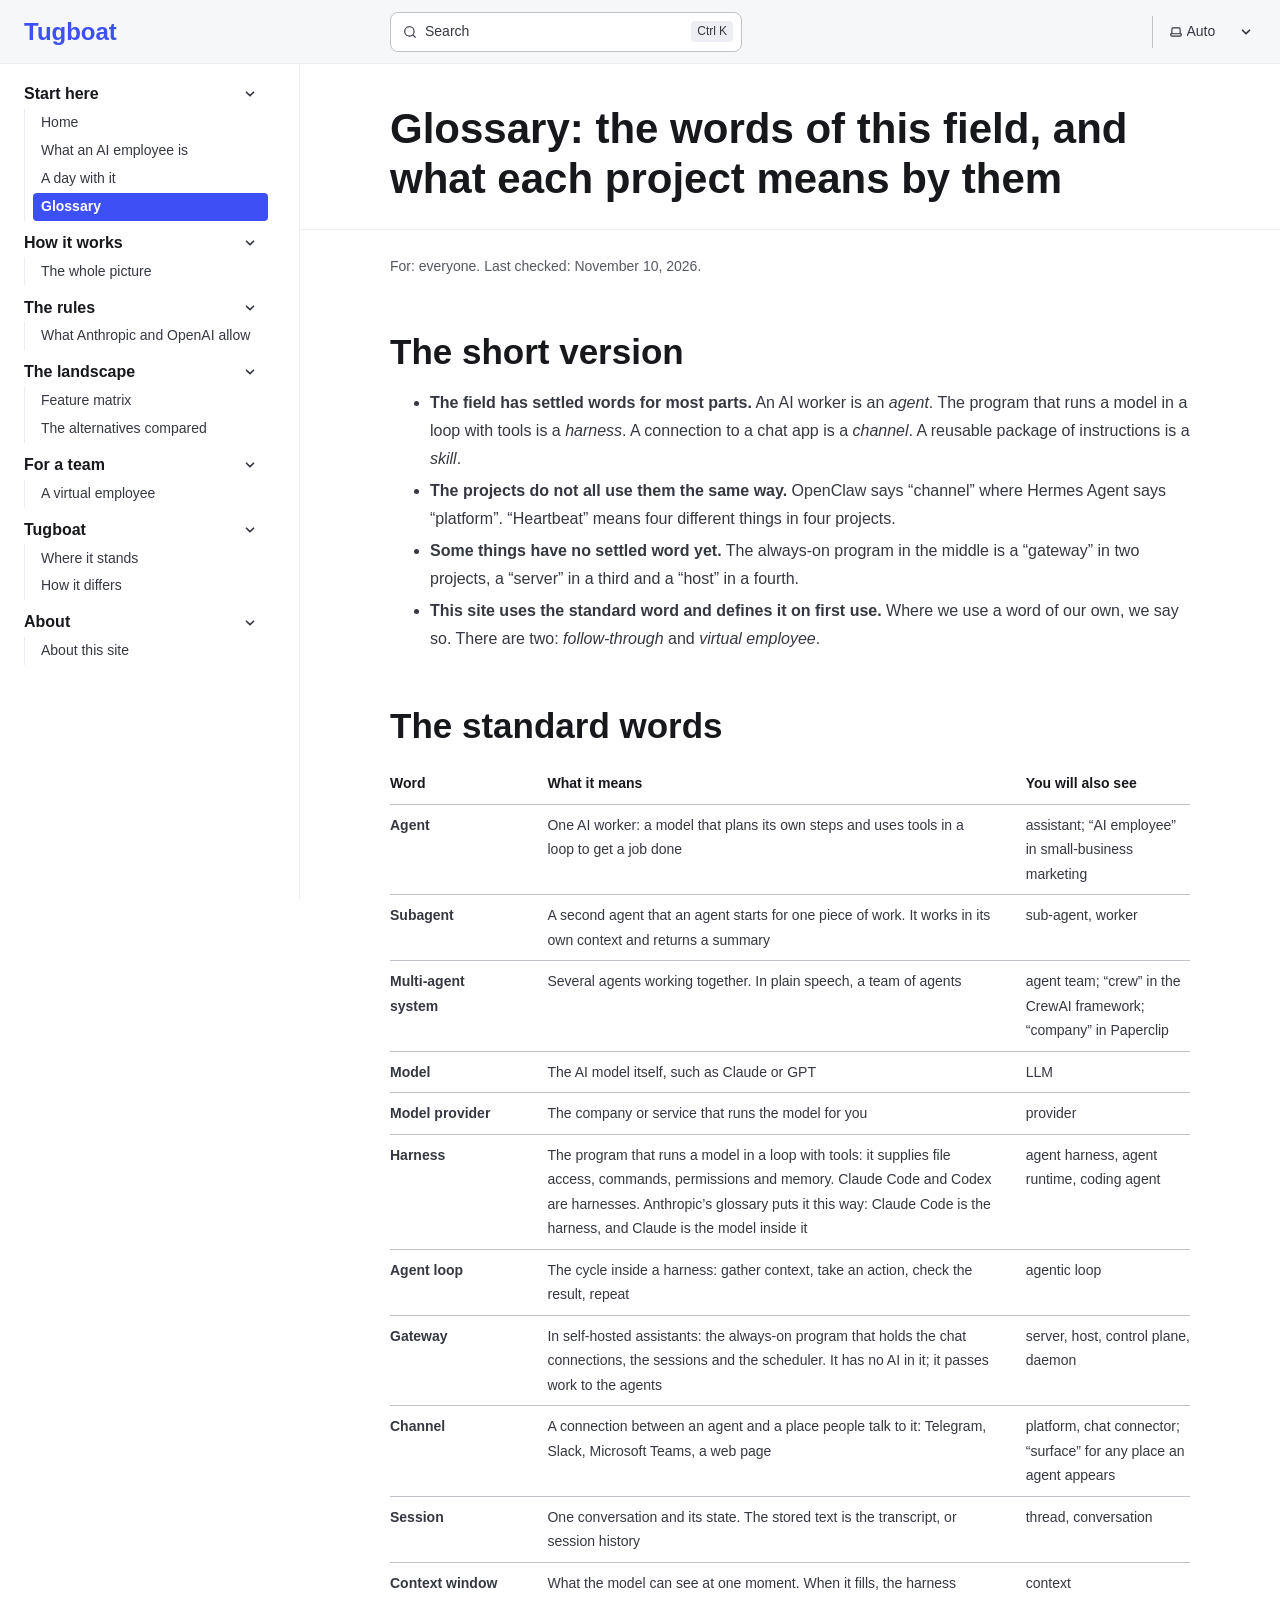
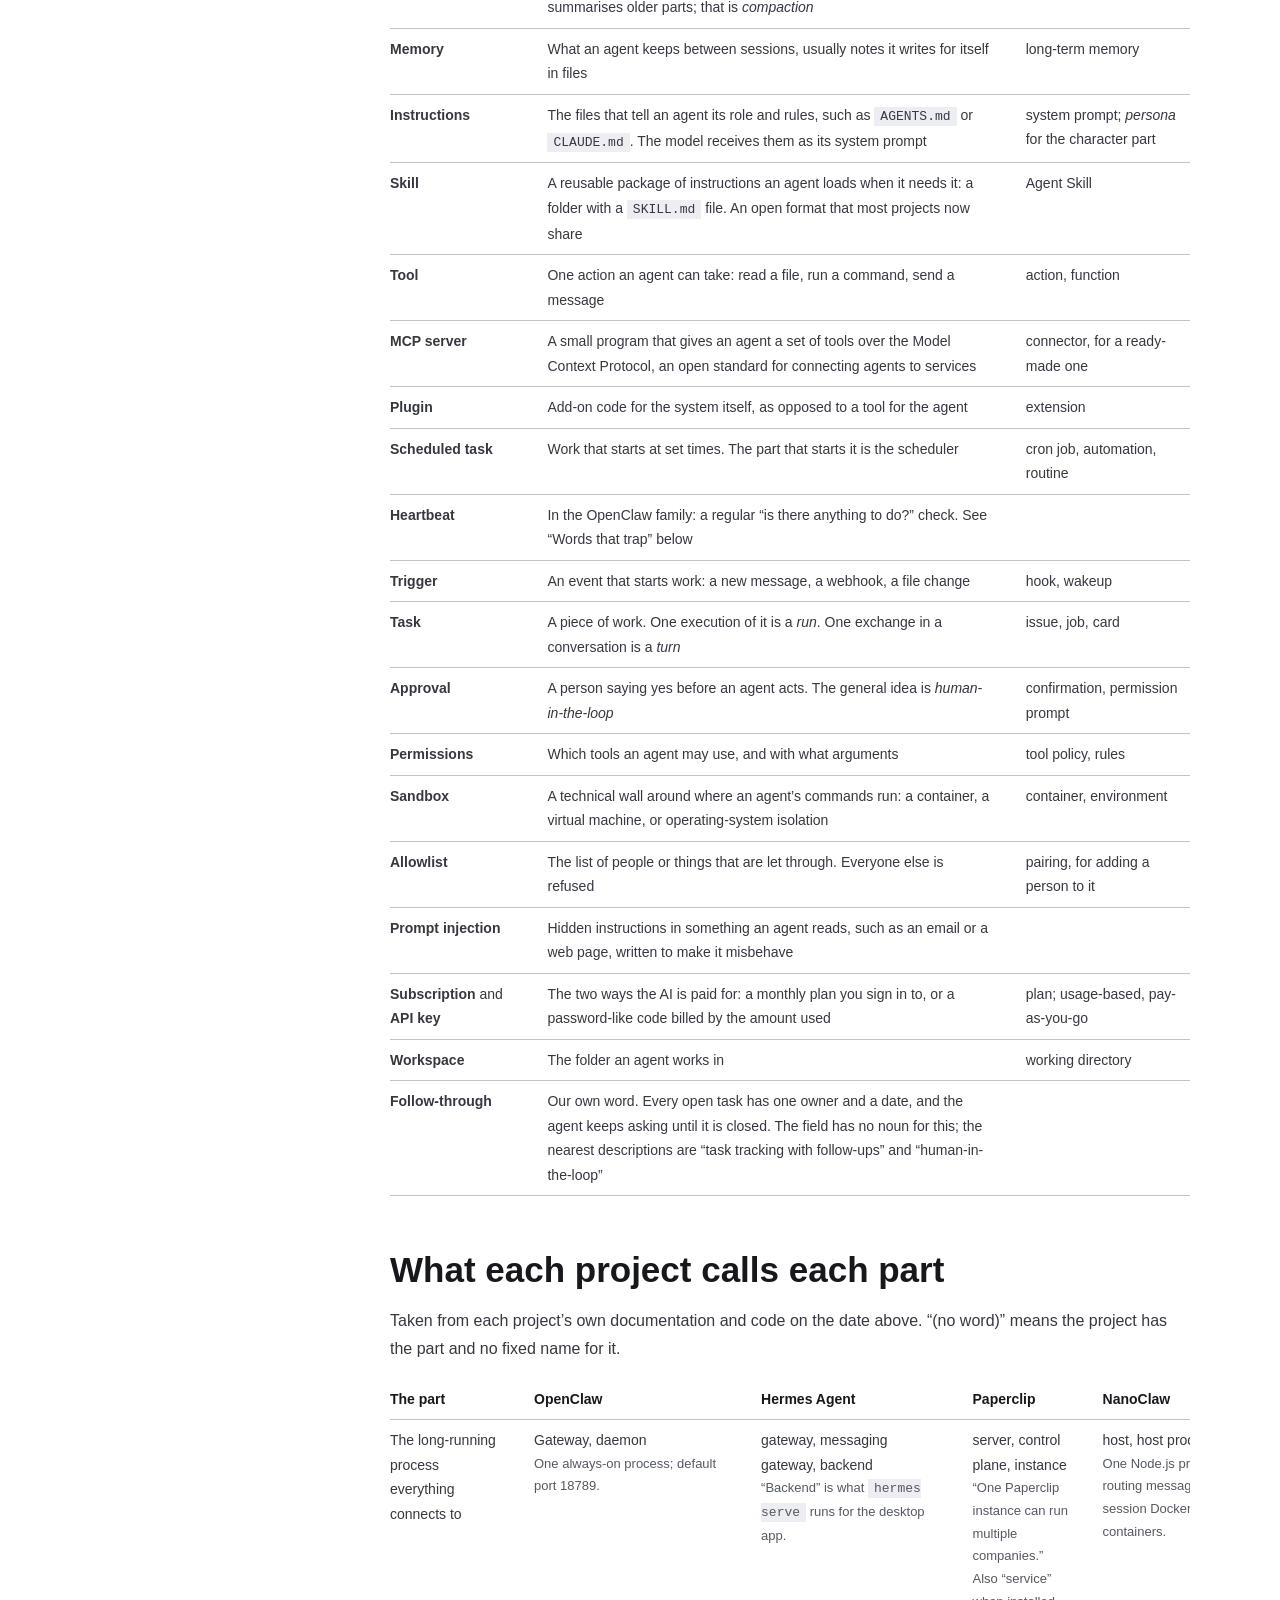
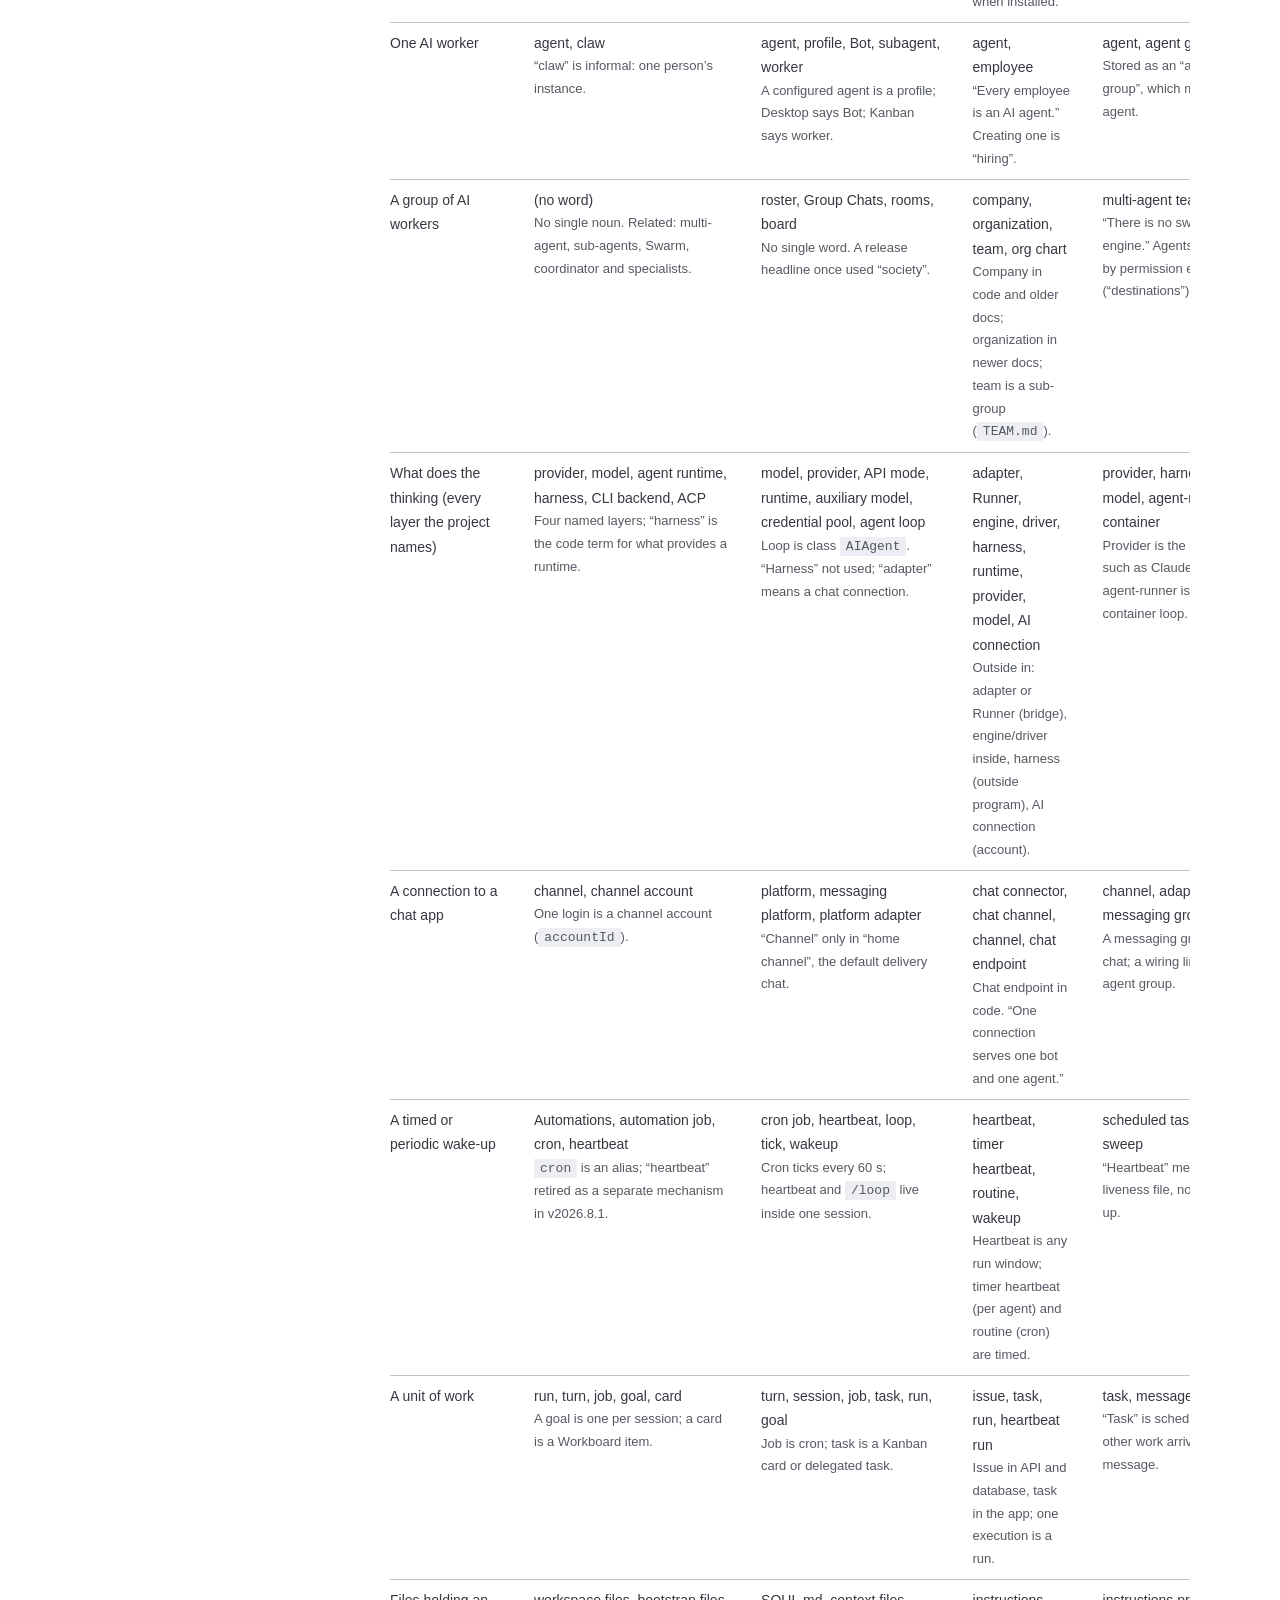
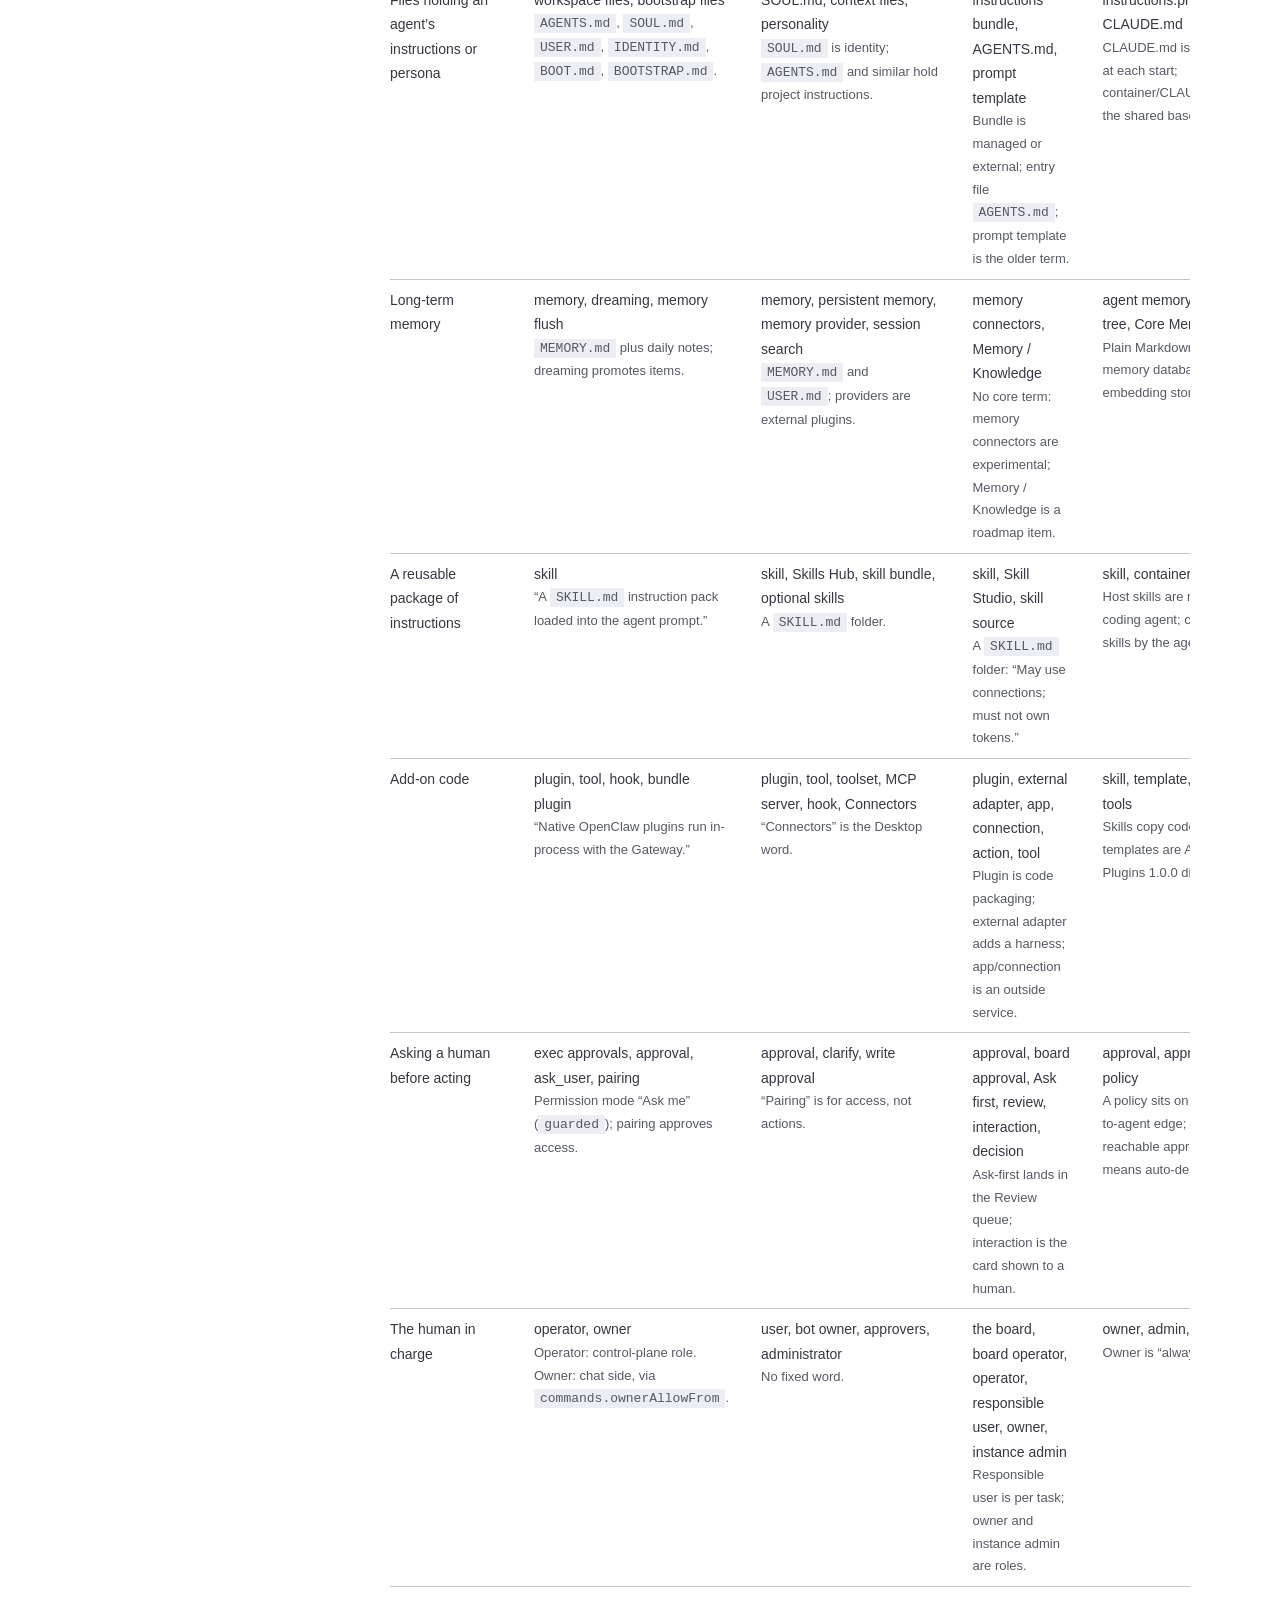
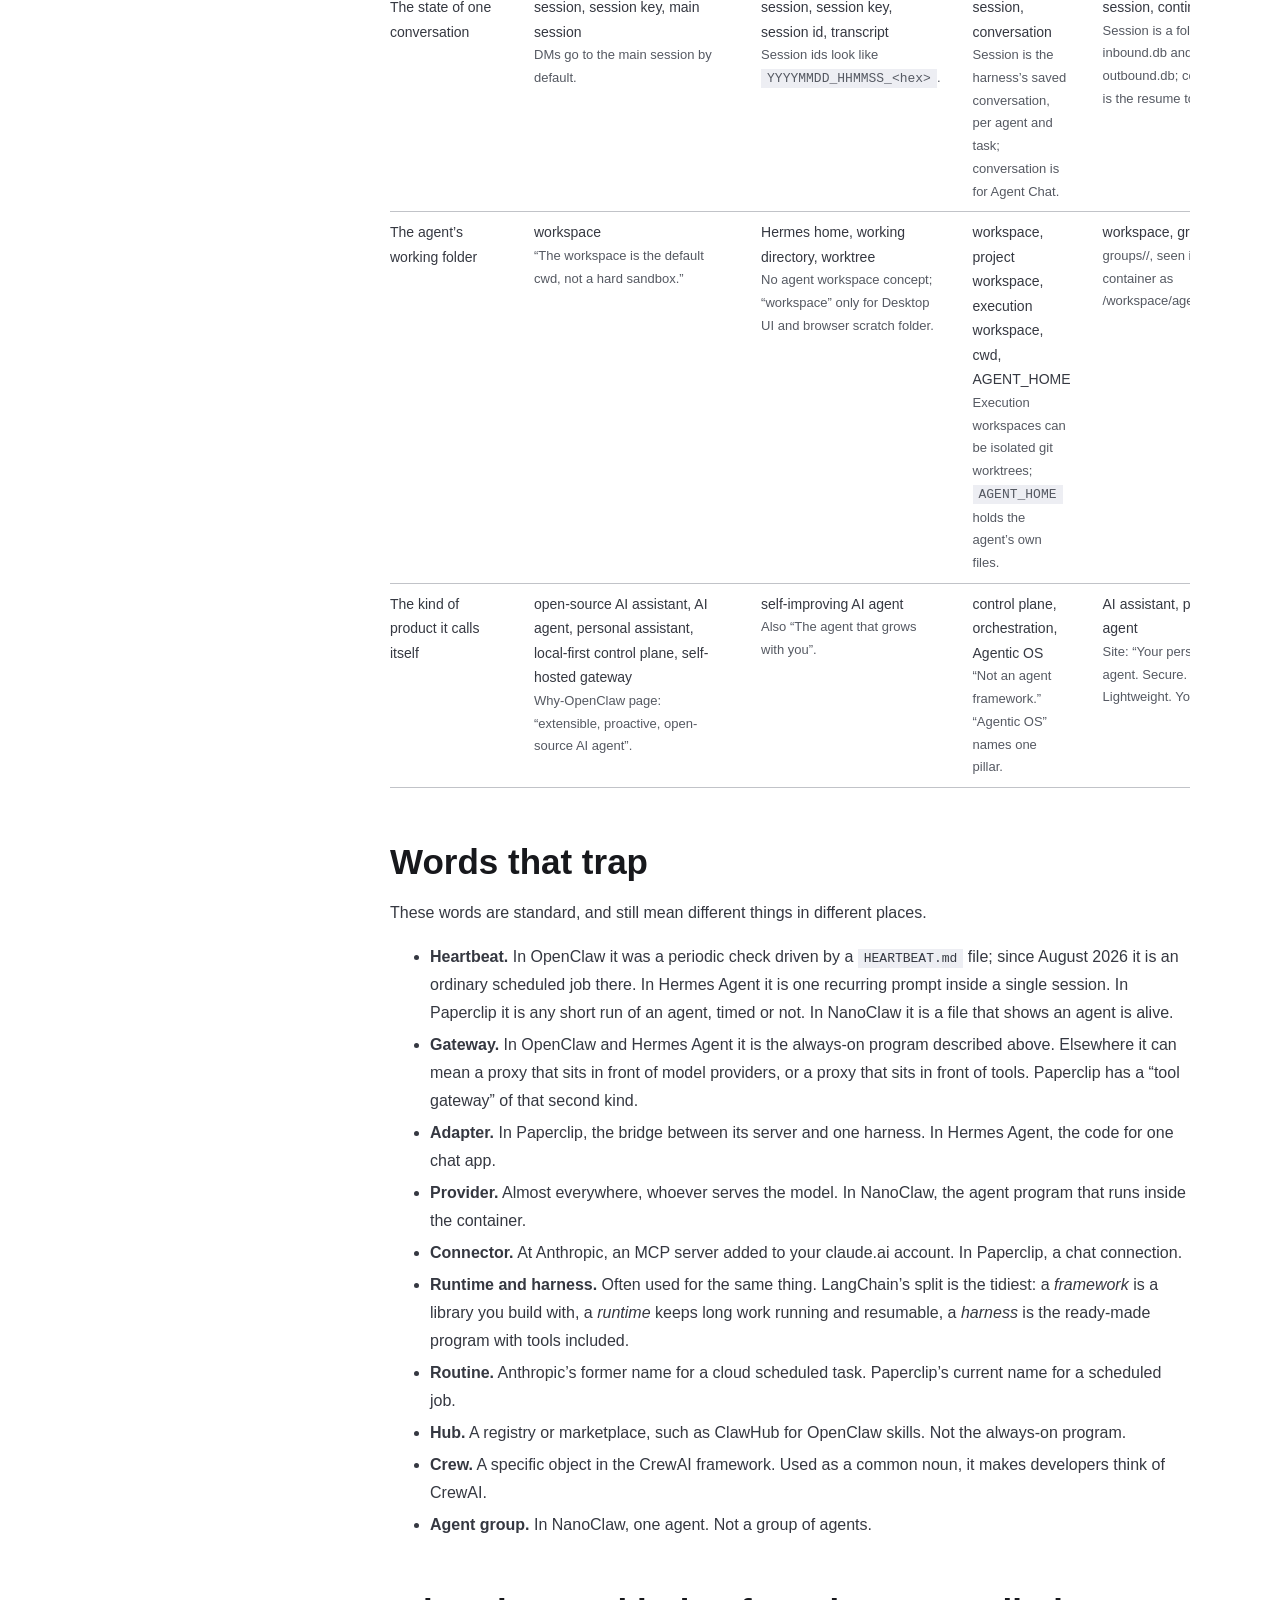
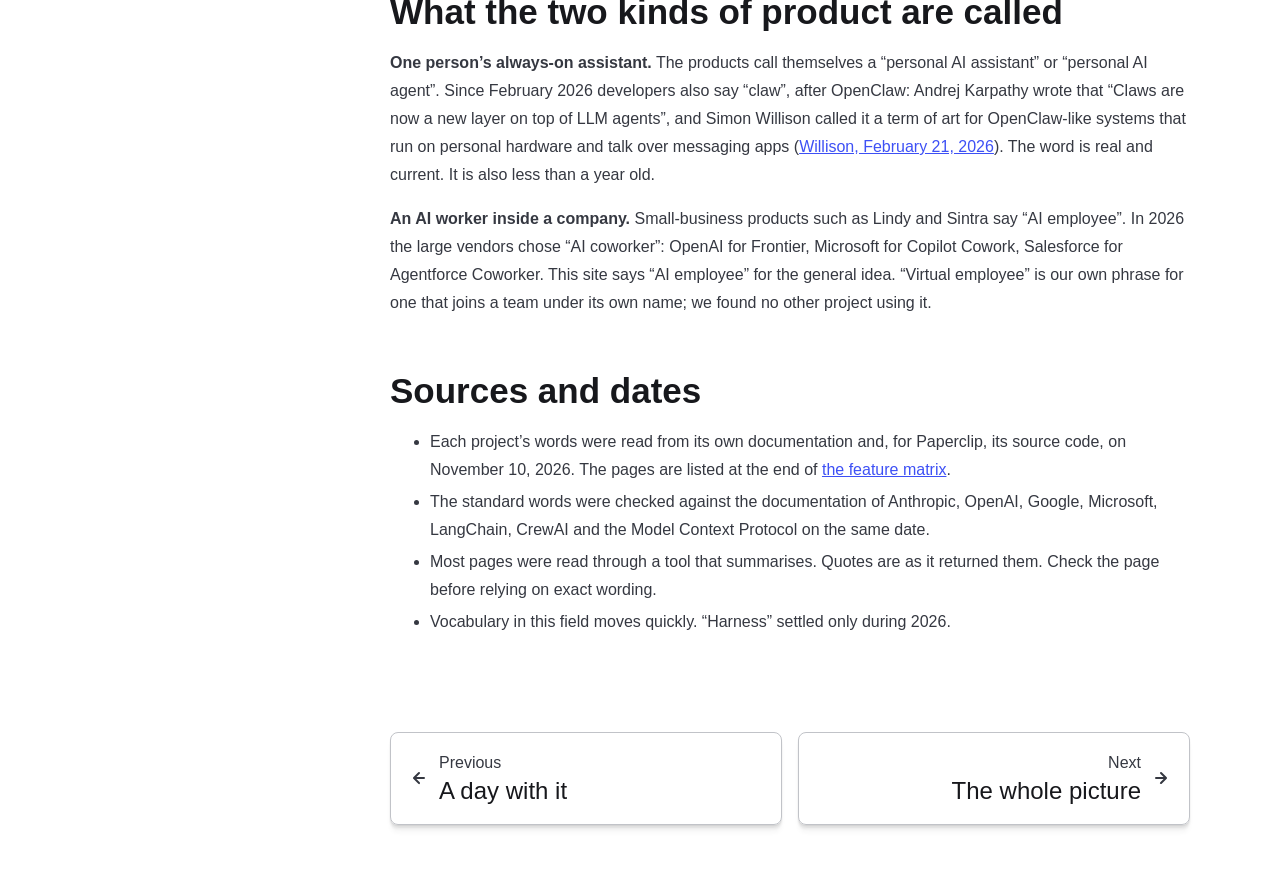
<file: guide/start/glossary/index.html>
<!DOCTYPE html><html lang="en" dir="ltr" data-theme="dark" data-has-sidebar class="astro-4q24oeqg"><head><meta charset="utf-8"/><meta name="viewport" content="width=device-width, initial-scale=1"/><title>Glossary: the words of this field, and what each project means by them | Tugboat</title><link rel="canonical" href="https://tugboat.bot/guide/start/glossary/"/><link rel="sitemap" href="/guide/sitemap-index.xml"/><script defer src="https://static.cloudflareinsights.com/beacon.min.js" data-cf-beacon="{&quot;token&quot;: &quot;ef85ecb2f5f54a8eaa55469e5325b684&quot;}"></script><script>// Copied from tugboat.bot/index.html, Nov 19. The page path (/guide/...) tells guide visits apart.
// Visit counter: one row per page view in the Google Form "Tugboat visits" (Sheet of the same name).
// Sends the page, where the visitor came from, phone or computer, and a random number kept in this browser.
// No cookies, no IP address, nothing personal. Skipped for robots (see below).
;(() => {
	if (navigator.webdriver || /bot|crawl|spider|slurp|inspectiontool|lighthouse|headless|preview/i.test(navigator.userAgent)) return
	let visitor = ''
	try { visitor = localStorage.getItem('tb-v') || ''; if (!visitor) { visitor = Math.random().toString(36).slice(2, 12); localStorage.setItem('tb-v', visitor) } } catch {}
	const q = new URLSearchParams(location.search)
	let source = q.get('utm_source') || q.get('ref') || q.get('from') || ''
	if (!source && document.referrer) { try { const h = new URL(document.referrer).hostname.replace(/^www\./, ''); if (h !== location.hostname) source = h } catch {} }
	const d = new FormData()
	d.append('entry.1834262139', location.pathname || '/')
	d.append('entry.1310039105', source || 'direct')
	d.append('entry.1872699160', visitor || 'unknown')
	d.append('entry.765420817', matchMedia('(max-width: 760px)').matches ? 'phone' : 'computer')
	// Count the visit only once a person does something (scroll, mouse, touch, key). Link checkers and
	// previewers load the page and run it, but never do these, so they are not counted.
	const events = ['scroll', 'pointermove', 'pointerdown', 'touchstart', 'keydown']
	const send = () => {
		events.forEach(e => removeEventListener(e, send, true))
		try { fetch('https://docs.google.com/forms/d/e/1FAIpQLSfNrJhDmcocQgchXlww7f_4qbJp6adWWpwGg-5LMCxfqk2dkA/formResponse', { method: 'POST', mode: 'no-cors', body: d, keepalive: true }) } catch {}
	}
	events.forEach(e => addEventListener(e, send, { capture: true, passive: true }))
})()
</script><link rel="shortcut icon" href="/guide/favicon.svg" type="image/svg+xml"/><meta name="generator" content="Astro v7.4.8"/><meta name="generator" content="Starlight v0.42.10"/><meta property="og:title" content="Glossary: the words of this field, and what each project means by them"/><meta property="og:type" content="article"/><meta property="og:url" content="https://tugboat.bot/guide/start/glossary/"/><meta property="og:locale" content="en"/><meta property="og:description" content="The standard terms for the parts of an AI agent system, in plain words, with the different names OpenClaw, Hermes Agent, Paperclip, NanoClaw and Claude Code give them."/><meta property="og:site_name" content="Tugboat"/><meta name="twitter:card" content="summary_large_image"/><meta name="description" content="The standard terms for the parts of an AI agent system, in plain words, with the different names OpenClaw, Hermes Agent, Paperclip, NanoClaw and Claude Code give them."/><script>
	window.StarlightThemeProvider = (() => {
		const storedTheme =
			typeof localStorage !== 'undefined' && localStorage.getItem('starlight-theme');
		const theme =
			storedTheme ||
			(window.matchMedia('(prefers-color-scheme: light)').matches ? 'light' : 'dark');
		document.documentElement.dataset.theme = theme === 'light' ? 'light' : 'dark';
		return {
			updatePickers(theme = storedTheme || 'auto') {
				document.querySelectorAll('starlight-theme-select').forEach((picker) => {
					const select = picker.querySelector('select');
					if (select) select.value = theme;
					/** @type {HTMLTemplateElement | null} */
					const tmpl = document.querySelector(`#theme-icons`);
					const newIcon = tmpl && tmpl.content.querySelector('.' + theme);
					if (newIcon) {
						const oldIcon = picker.querySelector('svg.label-icon');
						if (oldIcon) {
							oldIcon.replaceChildren(...newIcon.cloneNode(true).childNodes);
						}
					}
				});
			},
		};
	})();
</script><template id="theme-icons"><svg aria-hidden="true" class="light astro-7xg36bbx" width="16" height="16" viewBox="0 0 24 24" fill="currentColor" style="--sl-icon-size: 1em;"><path d="M5 12a1 1 0 0 0-1-1H3a1 1 0 0 0 0 2h1a1 1 0 0 0 1-1Zm.64 5-.71.71a1 1 0 0 0 0 1.41 1 1 0 0 0 1.41 0l.71-.71A1 1 0 0 0 5.64 17ZM12 5a1 1 0 0 0 1-1V3a1 1 0 0 0-2 0v1a1 1 0 0 0 1 1Zm5.66 2.34a1 1 0 0 0 .7-.29l.71-.71a1 1 0 1 0-1.41-1.41l-.66.71a1 1 0 0 0 0 1.41 1 1 0 0 0 .66.29Zm-12-.29a1 1 0 0 0 1.41 0 1 1 0 0 0 0-1.41l-.71-.71a1.004 1.004 0 1 0-1.43 1.41l.73.71ZM21 11h-1a1 1 0 0 0 0 2h1a1 1 0 0 0 0-2Zm-2.64 6A1 1 0 0 0 17 18.36l.71.71a1 1 0 0 0 1.41 0 1 1 0 0 0 0-1.41l-.76-.66ZM12 6.5a5.5 5.5 0 1 0 5.5 5.5A5.51 5.51 0 0 0 12 6.5Zm0 9a3.5 3.5 0 1 1 0-7 3.5 3.5 0 0 1 0 7Zm0 3.5a1 1 0 0 0-1 1v1a1 1 0 0 0 2 0v-1a1 1 0 0 0-1-1Z"/></svg><svg aria-hidden="true" class="dark astro-7xg36bbx" width="16" height="16" viewBox="0 0 24 24" fill="currentColor" style="--sl-icon-size: 1em;"><path d="M21.64 13a1 1 0 0 0-1.05-.14 8.049 8.049 0 0 1-3.37.73 8.15 8.15 0 0 1-8.14-8.1 8.59 8.59 0 0 1 .25-2A1 1 0 0 0 8 2.36a10.14 10.14 0 1 0 14 11.69 1 1 0 0 0-.36-1.05Zm-9.5 6.69A8.14 8.14 0 0 1 7.08 5.22v.27a10.15 10.15 0 0 0 10.14 10.14 9.784 9.784 0 0 0 2.1-.22 8.11 8.11 0 0 1-7.18 4.32v-.04Z"/></svg><svg aria-hidden="true" class="auto astro-7xg36bbx" width="16" height="16" viewBox="0 0 24 24" fill="currentColor" style="--sl-icon-size: 1em;"><path d="M21 14h-1V7a3 3 0 0 0-3-3H7a3 3 0 0 0-3 3v7H3a1 1 0 0 0-1 1v2a3 3 0 0 0 3 3h14a3 3 0 0 0 3-3v-2a1 1 0 0 0-1-1ZM6 7a1 1 0 0 1 1-1h10a1 1 0 0 1 1 1v7H6V7Zm14 10a1 1 0 0 1-1 1H5a1 1 0 0 1-1-1v-1h16v1Z"/></svg></template><link rel="stylesheet" href="/guide/_astro/print.C9eyqPGL.css" media="print"><link rel="stylesheet" href="/guide/_astro/common.EzWjjvd0.css"><style>@layer starlight.components{svg:where(.astro-7xg36bbx){color:var(--sl-icon-color);font-size:var(--sl-icon-size,1em);width:1em;height:1em;overflow:visible}}
</style><script type="module" src="/guide/_astro/page.cNngjUgL.js"></script></head><body class="astro-4q24oeqg"><a class="sl-skip-link astro-iyimsb7x" href="#_top">Skip to content</a><div class="page sl-flex astro-3iveh6q6"><header class="header astro-3iveh6q6"><div class="header astro-nnhgoztz"><div class="title-wrapper sl-flex astro-nnhgoztz"><a href="/guide/" class="site-title sl-flex astro-rlklbri6"><span class="astro-rlklbri6" translate="no">Tugboat</span></a></div><div class="sl-flex print:hidden astro-nnhgoztz"><site-search class="astro-nnhgoztz astro-cbbg2zbi" data-translations="{&quot;placeholder&quot;:&quot;Search&quot;}"><button data-open-modal disabled aria-label="Search" aria-keyshortcuts="Control+K" class="astro-cbbg2zbi"><svg aria-hidden="true" class="astro-cbbg2zbi astro-7xg36bbx" width="16" height="16" viewBox="0 0 24 24" fill="currentColor" style="--sl-icon-size: 1em;"><path d="M21.71 20.29 18 16.61A9 9 0 1 0 16.61 18l3.68 3.68a.999.999 0 0 0 1.42 0 1 1 0 0 0 0-1.39ZM11 18a7 7 0 1 1 0-14 7 7 0 0 1 0 14Z"/></svg><span class="sl-hidden md:sl-block astro-cbbg2zbi" aria-hidden="true">Search</span><kbd class="sl-hidden md:sl-flex astro-cbbg2zbi" style="display: none"><kbd class="astro-cbbg2zbi">Ctrl</kbd><kbd class="astro-cbbg2zbi">K</kbd></kbd></button><dialog style="padding: 0" aria-label="Search" class="astro-cbbg2zbi"><div class="dialog-frame sl-flex astro-cbbg2zbi"><button data-close-modal class="sl-flex md:sl-hidden astro-cbbg2zbi">Cancel</button><div class="search-container astro-cbbg2zbi"><div id="starlight__search" class="astro-cbbg2zbi"></div></div></div></dialog></site-search><script>
	(() => {
		const openBtn = document.querySelector('button[data-open-modal]');
		const shortcut = openBtn?.querySelector('kbd');
		if (!openBtn || !(shortcut instanceof HTMLElement)) return;
		const platformKey = shortcut.querySelector('kbd');
		if (platformKey && /(Mac|iPhone|iPod|iPad)/i.test(navigator.platform)) {
			platformKey.textContent = '⌘';
			openBtn.setAttribute('aria-keyshortcuts', 'Meta+K');
		}
		shortcut.style.display = '';
	})();
</script><script type="module" src="/guide/_astro/Search.astro_astro_type_script_index_0_lang.CxibuA6H.js"></script></div><div class="sl-hidden md:sl-flex print:hidden right-group astro-nnhgoztz"><div class="sl-flex social-icons astro-nnhgoztz"></div><starlight-theme-select><label style="--sl-select-width: 6.25em" class="astro-pzxqu3hi"><span class="sr-only astro-pzxqu3hi">Select theme</span><svg aria-hidden="true" class="icon label-icon astro-pzxqu3hi astro-7xg36bbx" width="16" height="16" viewBox="0 0 24 24" fill="currentColor" style="--sl-icon-size: 1em;"><path d="M21 14h-1V7a3 3 0 0 0-3-3H7a3 3 0 0 0-3 3v7H3a1 1 0 0 0-1 1v2a3 3 0 0 0 3 3h14a3 3 0 0 0 3-3v-2a1 1 0 0 0-1-1ZM6 7a1 1 0 0 1 1-1h10a1 1 0 0 1 1 1v7H6V7Zm14 10a1 1 0 0 1-1 1H5a1 1 0 0 1-1-1v-1h16v1Z"/></svg><select autocomplete="off" class="astro-pzxqu3hi"><option value="dark" class="astro-pzxqu3hi">Dark</option><option value="light" class="astro-pzxqu3hi">Light</option><option value="auto" selected class="astro-pzxqu3hi">Auto</option></select><svg aria-hidden="true" class="icon caret astro-pzxqu3hi astro-7xg36bbx" width="16" height="16" viewBox="0 0 24 24" fill="currentColor" style="--sl-icon-size: 1em;"><path d="M17 9.17a1 1 0 0 0-1.41 0L12 12.71 8.46 9.17a1 1 0 1 0-1.41 1.42l4.24 4.24a1.002 1.002 0 0 0 1.42 0L17 10.59a1.002 1.002 0 0 0 0-1.42Z"/></svg></label></starlight-theme-select><script>
	StarlightThemeProvider.updatePickers();
</script><script type="module">var e=`starlight-theme`,t=e=>e===`auto`||e===`dark`||e===`light`?e:`auto`,n=()=>t(typeof localStorage<`u`&&localStorage.getItem(e));function r(t){typeof localStorage<`u`&&localStorage.setItem(e,t===`light`||t===`dark`?t:``)}var i=()=>matchMedia(`(prefers-color-scheme: light)`).matches?`light`:`dark`;function a(e){StarlightThemeProvider.updatePickers(e),document.documentElement.dataset.theme=e===`auto`?i():e,r(e)}matchMedia(`(prefers-color-scheme: light)`).addEventListener(`change`,()=>{n()===`auto`&&a(`auto`)});var o=class extends HTMLElement{constructor(){super(),a(n()),this.querySelector(`select`)?.addEventListener(`change`,e=>{e.currentTarget instanceof HTMLSelectElement&&a(t(e.currentTarget.value))})}};customElements.define(`starlight-theme-select`,o);</script><script type="module">var e=class extends HTMLElement{constructor(){super();let e=this.querySelector(`select`);e&&(e.addEventListener(`change`,e=>{e.currentTarget instanceof HTMLSelectElement&&(window.location.pathname=e.currentTarget.value)}),window.addEventListener(`pageshow`,t=>{if(!t.persisted)return;let n=e.querySelector(`option[selected]`)?.index;n!==e.selectedIndex&&(e.selectedIndex=n??0)}))}};customElements.define(`starlight-lang-select`,e);</script></div></div></header><nav class="sidebar print:hidden astro-3iveh6q6" aria-label="Main"><button popovertarget="starlight__sidebar" class="sl-menu-button sl-flex md:sl-hidden print:hidden astro-ifn5vpvw"><svg aria-hidden="true" class="open-menu astro-ifn5vpvw astro-7xg36bbx" width="16" height="16" viewBox="0 0 24 24" fill="currentColor" style="--sl-icon-size: 1em;"><path d="M3 8h18a1 1 0 1 0 0-2H3a1 1 0 0 0 0 2Zm18 8H3a1 1 0 0 0 0 2h18a1 1 0 0 0 0-2Zm0-5H3a1 1 0 0 0 0 2h18a1 1 0 0 0 0-2Z"/></svg><svg aria-hidden="true" class="close-menu astro-ifn5vpvw astro-7xg36bbx" width="16" height="16" viewBox="0 0 24 24" fill="currentColor" style="--sl-icon-size: 1em;"><path d="m13.41 12 6.3-6.29a1.004 1.004 0 1 0-1.42-1.42L12 10.59l-6.29-6.3a1.004 1.004 0 0 0-1.42 1.42l6.3 6.29-6.3 6.29a1 1 0 0 0 0 1.42.998.998 0 0 0 1.42 0l6.29-6.3 6.29 6.3a.999.999 0 0 0 1.42 0 1 1 0 0 0 0-1.42L13.41 12Z"/></svg><span class="sr-only astro-ifn5vpvw">Menu</span></button><script type="module">var e=class extends HTMLElement{constructor(){super();let e=matchMedia(`(min-width: 50em)`),t=()=>{this.popover=e.matches?null:`auto`};t(),e.addEventListener(`change`,()=>t()),this.addEventListener(`toggle`,({newState:e})=>this.trapFocus(e===`open`))}trapFocus(e){document.querySelectorAll(`.main-frame, .sl-skip-link`).forEach(t=>{t.toggleAttribute(`inert`,e)})}};customElements.define(`sl-sidebar-pane`,e);</script><sl-sidebar-pane popover id="starlight__sidebar" class="sidebar-pane astro-3iveh6q6"><div class="sidebar-content sl-flex astro-3iveh6q6"><sl-sidebar-state-persist data-hash="0gspgz0" class="astro-j5kohbvr"><script aria-hidden="true">
		(() => {
			try {
				if (!matchMedia('(min-width: 50em)').matches) return;
				/** @type {HTMLElement | null} */
				const target = document.querySelector('sl-sidebar-state-persist');
				const state = JSON.parse(sessionStorage.getItem('sl-sidebar-state') || '0');
				if (!target || !state || target.dataset.hash !== state.hash) return;
				window._starlightScrollRestore = state.scroll;
				customElements.define(
					'sl-sidebar-restore',
					class SidebarRestore extends HTMLElement {
						connectedCallback() {
							try {
								const idx = parseInt(this.dataset.index || '');
								const details = this.closest('details');
								if (details && typeof state.open[idx] === 'boolean') details.open = state.open[idx];
							} catch {}
						}
					}
				);
			} catch {}
		})();
	</script><ul class="top-level astro-x2svowyo"><li class="astro-x2svowyo"><details open class="astro-x2svowyo"><summary class="astro-x2svowyo"><span class="group-label astro-x2svowyo"><span class="large astro-x2svowyo">Start here</span></span><svg aria-hidden="true" class="caret astro-x2svowyo astro-7xg36bbx" width="16" height="16" viewBox="0 0 24 24" fill="currentColor" style="--sl-icon-size: 1.25rem;"><path d="m14.83 11.29-4.24-4.24a1 1 0 1 0-1.42 1.41L12.71 12l-3.54 3.54a1 1 0 0 0 0 1.41 1 1 0 0 0 .71.29 1 1 0 0 0 .71-.29l4.24-4.24a1.002 1.002 0 0 0 0-1.42Z"/></svg></summary><sl-sidebar-restore data-index="0"></sl-sidebar-restore><ul class="astro-x2svowyo"><li class="astro-x2svowyo"><a href="/guide/" class="astro-x2svowyo"><span class="astro-x2svowyo">Home</span></a></li><li class="astro-x2svowyo"><a href="/guide/start/what-an-ai-employee-is/" class="astro-x2svowyo"><span class="astro-x2svowyo">What an AI employee is</span></a></li><li class="astro-x2svowyo"><a href="/guide/start/a-day-with-it/" class="astro-x2svowyo"><span class="astro-x2svowyo">A day with it</span></a></li><li class="astro-x2svowyo"><a href="/guide/start/glossary/" aria-current="page" class="astro-x2svowyo"><span class="astro-x2svowyo">Glossary</span></a></li></ul></details></li><li class="astro-x2svowyo"><details open class="astro-x2svowyo"><summary class="astro-x2svowyo"><span class="group-label astro-x2svowyo"><span class="large astro-x2svowyo">How it works</span></span><svg aria-hidden="true" class="caret astro-x2svowyo astro-7xg36bbx" width="16" height="16" viewBox="0 0 24 24" fill="currentColor" style="--sl-icon-size: 1.25rem;"><path d="m14.83 11.29-4.24-4.24a1 1 0 1 0-1.42 1.41L12.71 12l-3.54 3.54a1 1 0 0 0 0 1.41 1 1 0 0 0 .71.29 1 1 0 0 0 .71-.29l4.24-4.24a1.002 1.002 0 0 0 0-1.42Z"/></svg></summary><sl-sidebar-restore data-index="1"></sl-sidebar-restore><ul class="astro-x2svowyo"><li class="astro-x2svowyo"><a href="/guide/how-it-works/overview/" class="astro-x2svowyo"><span class="astro-x2svowyo">The whole picture</span></a></li></ul></details></li><li class="astro-x2svowyo"><details open class="astro-x2svowyo"><summary class="astro-x2svowyo"><span class="group-label astro-x2svowyo"><span class="large astro-x2svowyo">The rules</span></span><svg aria-hidden="true" class="caret astro-x2svowyo astro-7xg36bbx" width="16" height="16" viewBox="0 0 24 24" fill="currentColor" style="--sl-icon-size: 1.25rem;"><path d="m14.83 11.29-4.24-4.24a1 1 0 1 0-1.42 1.41L12.71 12l-3.54 3.54a1 1 0 0 0 0 1.41 1 1 0 0 0 .71.29 1 1 0 0 0 .71-.29l4.24-4.24a1.002 1.002 0 0 0 0-1.42Z"/></svg></summary><sl-sidebar-restore data-index="2"></sl-sidebar-restore><ul class="astro-x2svowyo"><li class="astro-x2svowyo"><a href="/guide/rules/what-anthropic-and-openai-allow/" class="astro-x2svowyo"><span class="astro-x2svowyo">What Anthropic and OpenAI allow</span></a></li></ul></details></li><li class="astro-x2svowyo"><details open class="astro-x2svowyo"><summary class="astro-x2svowyo"><span class="group-label astro-x2svowyo"><span class="large astro-x2svowyo">The landscape</span></span><svg aria-hidden="true" class="caret astro-x2svowyo astro-7xg36bbx" width="16" height="16" viewBox="0 0 24 24" fill="currentColor" style="--sl-icon-size: 1.25rem;"><path d="m14.83 11.29-4.24-4.24a1 1 0 1 0-1.42 1.41L12.71 12l-3.54 3.54a1 1 0 0 0 0 1.41 1 1 0 0 0 .71.29 1 1 0 0 0 .71-.29l4.24-4.24a1.002 1.002 0 0 0 0-1.42Z"/></svg></summary><sl-sidebar-restore data-index="3"></sl-sidebar-restore><ul class="astro-x2svowyo"><li class="astro-x2svowyo"><a href="/guide/landscape/feature-matrix/" class="astro-x2svowyo"><span class="astro-x2svowyo">Feature matrix</span></a></li><li class="astro-x2svowyo"><a href="/guide/landscape/alternatives-compared/" class="astro-x2svowyo"><span class="astro-x2svowyo">The alternatives compared</span></a></li></ul></details></li><li class="astro-x2svowyo"><details open class="astro-x2svowyo"><summary class="astro-x2svowyo"><span class="group-label astro-x2svowyo"><span class="large astro-x2svowyo">For a team</span></span><svg aria-hidden="true" class="caret astro-x2svowyo astro-7xg36bbx" width="16" height="16" viewBox="0 0 24 24" fill="currentColor" style="--sl-icon-size: 1.25rem;"><path d="m14.83 11.29-4.24-4.24a1 1 0 1 0-1.42 1.41L12.71 12l-3.54 3.54a1 1 0 0 0 0 1.41 1 1 0 0 0 .71.29 1 1 0 0 0 .71-.29l4.24-4.24a1.002 1.002 0 0 0 0-1.42Z"/></svg></summary><sl-sidebar-restore data-index="4"></sl-sidebar-restore><ul class="astro-x2svowyo"><li class="astro-x2svowyo"><a href="/guide/team/virtual-employee/" class="astro-x2svowyo"><span class="astro-x2svowyo">A virtual employee</span></a></li></ul></details></li><li class="astro-x2svowyo"><details open class="astro-x2svowyo"><summary class="astro-x2svowyo"><span class="group-label astro-x2svowyo"><span class="large astro-x2svowyo">Tugboat</span></span><svg aria-hidden="true" class="caret astro-x2svowyo astro-7xg36bbx" width="16" height="16" viewBox="0 0 24 24" fill="currentColor" style="--sl-icon-size: 1.25rem;"><path d="m14.83 11.29-4.24-4.24a1 1 0 1 0-1.42 1.41L12.71 12l-3.54 3.54a1 1 0 0 0 0 1.41 1 1 0 0 0 .71.29 1 1 0 0 0 .71-.29l4.24-4.24a1.002 1.002 0 0 0 0-1.42Z"/></svg></summary><sl-sidebar-restore data-index="5"></sl-sidebar-restore><ul class="astro-x2svowyo"><li class="astro-x2svowyo"><a href="/guide/kit/where-it-stands/" class="astro-x2svowyo"><span class="astro-x2svowyo">Where it stands</span></a></li><li class="astro-x2svowyo"><a href="/guide/kit/how-it-differs/" class="astro-x2svowyo"><span class="astro-x2svowyo">How it differs</span></a></li></ul></details></li><li class="astro-x2svowyo"><details open class="astro-x2svowyo"><summary class="astro-x2svowyo"><span class="group-label astro-x2svowyo"><span class="large astro-x2svowyo">About</span></span><svg aria-hidden="true" class="caret astro-x2svowyo astro-7xg36bbx" width="16" height="16" viewBox="0 0 24 24" fill="currentColor" style="--sl-icon-size: 1.25rem;"><path d="m14.83 11.29-4.24-4.24a1 1 0 1 0-1.42 1.41L12.71 12l-3.54 3.54a1 1 0 0 0 0 1.41 1 1 0 0 0 .71.29 1 1 0 0 0 .71-.29l4.24-4.24a1.002 1.002 0 0 0 0-1.42Z"/></svg></summary><sl-sidebar-restore data-index="6"></sl-sidebar-restore><ul class="astro-x2svowyo"><li class="astro-x2svowyo"><a href="/guide/about/" class="astro-x2svowyo"><span class="astro-x2svowyo">About this site</span></a></li></ul></details></li></ul><script aria-hidden="true">
		(() => {
			const scroller = document.getElementById('starlight__sidebar');
			if (!window._starlightScrollRestore || !scroller) return;
			scroller.scrollTop = window._starlightScrollRestore;
			delete window._starlightScrollRestore;
		})();
	</script></sl-sidebar-state-persist><div class="md:sl-hidden"><div class="mobile-preferences sl-flex astro-sjzqdm46"><div class="social-icons astro-sjzqdm46"></div><starlight-theme-select><label style="--sl-select-width: 6.25em" class="astro-pzxqu3hi"><span class="sr-only astro-pzxqu3hi">Select theme</span><svg aria-hidden="true" class="icon label-icon astro-pzxqu3hi astro-7xg36bbx" width="16" height="16" viewBox="0 0 24 24" fill="currentColor" style="--sl-icon-size: 1em;"><path d="M21 14h-1V7a3 3 0 0 0-3-3H7a3 3 0 0 0-3 3v7H3a1 1 0 0 0-1 1v2a3 3 0 0 0 3 3h14a3 3 0 0 0 3-3v-2a1 1 0 0 0-1-1ZM6 7a1 1 0 0 1 1-1h10a1 1 0 0 1 1 1v7H6V7Zm14 10a1 1 0 0 1-1 1H5a1 1 0 0 1-1-1v-1h16v1Z"/></svg><select autocomplete="off" class="astro-pzxqu3hi"><option value="dark" class="astro-pzxqu3hi">Dark</option><option value="light" class="astro-pzxqu3hi">Light</option><option value="auto" selected class="astro-pzxqu3hi">Auto</option></select><svg aria-hidden="true" class="icon caret astro-pzxqu3hi astro-7xg36bbx" width="16" height="16" viewBox="0 0 24 24" fill="currentColor" style="--sl-icon-size: 1em;"><path d="M17 9.17a1 1 0 0 0-1.41 0L12 12.71 8.46 9.17a1 1 0 1 0-1.41 1.42l4.24 4.24a1.002 1.002 0 0 0 1.42 0L17 10.59a1.002 1.002 0 0 0 0-1.42Z"/></svg></label></starlight-theme-select><script>
	StarlightThemeProvider.updatePickers();
</script></div></div></div></sl-sidebar-pane></nav><div class="main-frame astro-3iveh6q6"><script type="module">var e=document.getElementById(`starlight__sidebar`),t=e?.querySelector(`sl-sidebar-state-persist`),n=`sl-sidebar-state`,r=()=>{let r=[],i=t?.dataset.hash||``;try{let e=sessionStorage.getItem(n),t=JSON.parse(e||`{}`);Array.isArray(t.open)&&t.hash===i&&(r=t.open)}catch{}return{hash:i,open:r,scroll:e?.scrollTop||0}},i=e=>{try{sessionStorage.setItem(n,JSON.stringify(e))}catch{}},a=()=>i(r()),o=(e,t)=>{let n=r();n.open[t]=e,i(n)};t?.addEventListener(`click`,e=>{if(!(e.target instanceof Element))return;let t=e.target.closest(`summary`)?.closest(`details`);if(!t)return;let n=t.querySelector(`sl-sidebar-restore`),r=parseInt(n?.dataset.index||``);isNaN(r)||o(!t.open,r)}),addEventListener(`visibilitychange`,()=>{document.visibilityState===`hidden`&&a()});</script><div class="lg:sl-flex astro-p5c6cwav"><div class="main-pane astro-p5c6cwav"><main data-pagefind-body class="astro-4q24oeqg" lang="en" dir="ltr"><div class="content-panel astro-tqo54wpp"><div class="sl-container astro-tqo54wpp"><h1 id="_top" class="astro-55yxcy4k">Glossary: the words of this field, and what each project means by them</h1></div></div><div class="content-panel astro-tqo54wpp"><div class="sl-container astro-tqo54wpp"><div class="sl-markdown-content"><p class="meta">For: everyone. Last checked: November 10, 2026.</p>
<div class="sl-heading-wrapper level-h2"><h2 id="the-short-version">The short version</h2><a class="sl-anchor-link" href="#the-short-version"><span aria-hidden="true" class="sl-anchor-icon"><svg width="16" height="16" viewBox="0 0 24 24" fill="currentColor"><path d="m12.11 15.39-3.88 3.88a2.52 2.52 0 0 1-3.5 0 2.47 2.47 0 0 1 0-3.5l3.88-3.88a1 1 0 1 0-1.42-1.42l-3.88 3.89a4.48 4.48 0 0 0 6.33 6.33l3.89-3.88a1 1 0 0 0-1.42-1.42m8.58-12.08a4.49 4.49 0 0 0-6.33 0l-3.89 3.88a1 1 0 1 0 1.42 1.42l3.88-3.88a2.52 2.52 0 0 1 3.5 0 2.47 2.47 0 0 1 0 3.5l-3.88 3.88a1 1 0 0 0 0 1.42 1 1 0 0 0 1.42 0l3.88-3.89a4.49 4.49 0 0 0 0-6.33M8.83 15.17a1 1 0 0 0 .71.29 1 1 0 0 0 .71-.29l4.92-4.92a1 1 0 1 0-1.42-1.42l-4.92 4.92a1 1 0 0 0 0 1.42"></path></svg></span><span class="sr-only" data-pagefind-ignore>Section titled “The short version”</span></a></div>
<ul>
<li><strong>The field has settled words for most parts.</strong> An AI worker is an <em>agent</em>. The program that runs a model in a loop with tools is a <em>harness</em>. A connection to a chat app is a <em>channel</em>. A reusable package of instructions is a <em>skill</em>.</li>
<li><strong>The projects do not all use them the same way.</strong> OpenClaw says “channel” where Hermes Agent says “platform”. “Heartbeat” means four different things in four projects.</li>
<li><strong>Some things have no settled word yet.</strong> The always-on program in the middle is a “gateway” in two projects, a “server” in a third and a “host” in a fourth.</li>
<li><strong>This site uses the standard word and defines it on first use.</strong> Where we use a word of our own, we say so. There are two: <em>follow-through</em> and <em>virtual employee</em>.</li>
</ul>
<div class="sl-heading-wrapper level-h2"><h2 id="the-standard-words">The standard words</h2><a class="sl-anchor-link" href="#the-standard-words"><span aria-hidden="true" class="sl-anchor-icon"><svg width="16" height="16" viewBox="0 0 24 24" fill="currentColor"><path d="m12.11 15.39-3.88 3.88a2.52 2.52 0 0 1-3.5 0 2.47 2.47 0 0 1 0-3.5l3.88-3.88a1 1 0 1 0-1.42-1.42l-3.88 3.89a4.48 4.48 0 0 0 6.33 6.33l3.89-3.88a1 1 0 0 0-1.42-1.42m8.58-12.08a4.49 4.49 0 0 0-6.33 0l-3.89 3.88a1 1 0 1 0 1.42 1.42l3.88-3.88a2.52 2.52 0 0 1 3.5 0 2.47 2.47 0 0 1 0 3.5l-3.88 3.88a1 1 0 0 0 0 1.42 1 1 0 0 0 1.42 0l3.88-3.89a4.49 4.49 0 0 0 0-6.33M8.83 15.17a1 1 0 0 0 .71.29 1 1 0 0 0 .71-.29l4.92-4.92a1 1 0 1 0-1.42-1.42l-4.92 4.92a1 1 0 0 0 0 1.42"></path></svg></span><span class="sr-only" data-pagefind-ignore>Section titled “The standard words”</span></a></div>
<table>
<thead>
<tr>
<th>Word</th>
<th>What it means</th>
<th>You will also see</th>
</tr>
</thead>
<tbody>
<tr>
<td><strong>Agent</strong></td>
<td>One AI worker: a model that plans its own steps and uses tools in a loop to get a job done</td>
<td>assistant; “AI employee” in small-business marketing</td>
</tr>
<tr>
<td><strong>Subagent</strong></td>
<td>A second agent that an agent starts for one piece of work. It works in its own context and returns a summary</td>
<td>sub-agent, worker</td>
</tr>
<tr>
<td><strong>Multi-agent system</strong></td>
<td>Several agents working together. In plain speech, a team of agents</td>
<td>agent team; “crew” in the CrewAI framework; “company” in Paperclip</td>
</tr>
<tr>
<td><strong>Model</strong></td>
<td>The AI model itself, such as Claude or GPT</td>
<td>LLM</td>
</tr>
<tr>
<td><strong>Model provider</strong></td>
<td>The company or service that runs the model for you</td>
<td>provider</td>
</tr>
<tr>
<td><strong>Harness</strong></td>
<td>The program that runs a model in a loop with tools: it supplies file access, commands, permissions and memory. Claude Code and Codex are harnesses. Anthropic’s glossary puts it this way: Claude Code is the harness, and Claude is the model inside it</td>
<td>agent harness, agent runtime, coding agent</td>
</tr>
<tr>
<td><strong>Agent loop</strong></td>
<td>The cycle inside a harness: gather context, take an action, check the result, repeat</td>
<td>agentic loop</td>
</tr>
<tr>
<td><strong>Gateway</strong></td>
<td>In self-hosted assistants: the always-on program that holds the chat connections, the sessions and the scheduler. It has no AI in it; it passes work to the agents</td>
<td>server, host, control plane, daemon</td>
</tr>
<tr>
<td><strong>Channel</strong></td>
<td>A connection between an agent and a place people talk to it: Telegram, Slack, Microsoft Teams, a web page</td>
<td>platform, chat connector; “surface” for any place an agent appears</td>
</tr>
<tr>
<td><strong>Session</strong></td>
<td>One conversation and its state. The stored text is the transcript, or session history</td>
<td>thread, conversation</td>
</tr>
<tr>
<td><strong>Context window</strong></td>
<td>What the model can see at one moment. When it fills, the harness summarises older parts; that is <em>compaction</em></td>
<td>context</td>
</tr>
<tr>
<td><strong>Memory</strong></td>
<td>What an agent keeps between sessions, usually notes it writes for itself in files</td>
<td>long-term memory</td>
</tr>
<tr>
<td><strong>Instructions</strong></td>
<td>The files that tell an agent its role and rules, such as <code dir="auto">AGENTS.md</code> or <code dir="auto">CLAUDE.md</code>. The model receives them as its system prompt</td>
<td>system prompt; <em>persona</em> for the character part</td>
</tr>
<tr>
<td><strong>Skill</strong></td>
<td>A reusable package of instructions an agent loads when it needs it: a folder with a <code dir="auto">SKILL.md</code> file. An open format that most projects now share</td>
<td>Agent Skill</td>
</tr>
<tr>
<td><strong>Tool</strong></td>
<td>One action an agent can take: read a file, run a command, send a message</td>
<td>action, function</td>
</tr>
<tr>
<td><strong>MCP server</strong></td>
<td>A small program that gives an agent a set of tools over the Model Context Protocol, an open standard for connecting agents to services</td>
<td>connector, for a ready-made one</td>
</tr>
<tr>
<td><strong>Plugin</strong></td>
<td>Add-on code for the system itself, as opposed to a tool for the agent</td>
<td>extension</td>
</tr>
<tr>
<td><strong>Scheduled task</strong></td>
<td>Work that starts at set times. The part that starts it is the scheduler</td>
<td>cron job, automation, routine</td>
</tr>
<tr>
<td><strong>Heartbeat</strong></td>
<td>In the OpenClaw family: a regular “is there anything to do?” check. See “Words that trap” below</td>
<td></td>
</tr>
<tr>
<td><strong>Trigger</strong></td>
<td>An event that starts work: a new message, a webhook, a file change</td>
<td>hook, wakeup</td>
</tr>
<tr>
<td><strong>Task</strong></td>
<td>A piece of work. One execution of it is a <em>run</em>. One exchange in a conversation is a <em>turn</em></td>
<td>issue, job, card</td>
</tr>
<tr>
<td><strong>Approval</strong></td>
<td>A person saying yes before an agent acts. The general idea is <em>human-in-the-loop</em></td>
<td>confirmation, permission prompt</td>
</tr>
<tr>
<td><strong>Permissions</strong></td>
<td>Which tools an agent may use, and with what arguments</td>
<td>tool policy, rules</td>
</tr>
<tr>
<td><strong>Sandbox</strong></td>
<td>A technical wall around where an agent’s commands run: a container, a virtual machine, or operating-system isolation</td>
<td>container, environment</td>
</tr>
<tr>
<td><strong>Allowlist</strong></td>
<td>The list of people or things that are let through. Everyone else is refused</td>
<td>pairing, for adding a person to it</td>
</tr>
<tr>
<td><strong>Prompt injection</strong></td>
<td>Hidden instructions in something an agent reads, such as an email or a web page, written to make it misbehave</td>
<td></td>
</tr>
<tr>
<td><strong>Subscription</strong> and <strong>API key</strong></td>
<td>The two ways the AI is paid for: a monthly plan you sign in to, or a password-like code billed by the amount used</td>
<td>plan; usage-based, pay-as-you-go</td>
</tr>
<tr>
<td><strong>Workspace</strong></td>
<td>The folder an agent works in</td>
<td>working directory</td>
</tr>
<tr>
<td><strong>Follow-through</strong></td>
<td>Our own word. Every open task has one owner and a date, and the agent keeps asking until it is closed. The field has no noun for this; the nearest descriptions are “task tracking with follow-ups” and “human-in-the-loop”</td>
<td></td>
</tr>
</tbody>
</table>
<div class="sl-heading-wrapper level-h2"><h2 id="what-each-project-calls-each-part">What each project calls each part</h2><a class="sl-anchor-link" href="#what-each-project-calls-each-part"><span aria-hidden="true" class="sl-anchor-icon"><svg width="16" height="16" viewBox="0 0 24 24" fill="currentColor"><path d="m12.11 15.39-3.88 3.88a2.52 2.52 0 0 1-3.5 0 2.47 2.47 0 0 1 0-3.5l3.88-3.88a1 1 0 1 0-1.42-1.42l-3.88 3.89a4.48 4.48 0 0 0 6.33 6.33l3.89-3.88a1 1 0 0 0-1.42-1.42m8.58-12.08a4.49 4.49 0 0 0-6.33 0l-3.89 3.88a1 1 0 1 0 1.42 1.42l3.88-3.88a2.52 2.52 0 0 1 3.5 0 2.47 2.47 0 0 1 0 3.5l-3.88 3.88a1 1 0 0 0 0 1.42 1 1 0 0 0 1.42 0l3.88-3.89a4.49 4.49 0 0 0 0-6.33M8.83 15.17a1 1 0 0 0 .71.29 1 1 0 0 0 .71-.29l4.92-4.92a1 1 0 1 0-1.42-1.42l-4.92 4.92a1 1 0 0 0 0 1.42"></path></svg></span><span class="sr-only" data-pagefind-ignore>Section titled “What each project calls each part”</span></a></div>
<p>Taken from each project’s own documentation and code on the date above. “(no word)” means the project has the part and no fixed name for it.</p>
<!-- gen:terms -->
<table>
<thead>
<tr>
<th>The part</th>
<th>OpenClaw</th>
<th>Hermes Agent</th>
<th>Paperclip</th>
<th>NanoClaw</th>
<th>Claude Code</th>
</tr>
</thead>
<tbody>
<tr>
<td>The long-running process everything connects to</td>
<td>Gateway, daemon <span class="note">One always-on process; default port 18789.</span></td>
<td>gateway, messaging gateway, backend <span class="note">“Backend” is what <code dir="auto">hermes serve</code> runs for the desktop app.</span></td>
<td>server, control plane, instance <span class="note">“One Paperclip instance can run multiple companies.” Also “service” when installed.</span></td>
<td>host, host process <span class="note">One Node.js process routing messages to per-session Docker containers.</span></td>
<td>(no word) <span class="note">Nearest: “supervisor” (CLI <code dir="auto">daemon</code>) for background sessions; “server mode” for Remote Control.</span></td>
</tr>
<tr>
<td>One AI worker</td>
<td>agent, claw <span class="note">“claw” is informal: one person’s instance.</span></td>
<td>agent, profile, Bot, subagent, worker <span class="note">A configured agent is a profile; Desktop says Bot; Kanban says worker.</span></td>
<td>agent, employee <span class="note">“Every employee is an AI agent.” Creating one is “hiring”.</span></td>
<td>agent, agent group <span class="note">Stored as an “agent group”, which means one agent.</span></td>
<td>agent, subagent, teammate <span class="note">“subagent” inside a session; “teammate” in an agent team.</span></td>
</tr>
<tr>
<td>A group of AI workers</td>
<td>(no word) <span class="note">No single noun. Related: multi-agent, sub-agents, Swarm, coordinator and specialists.</span></td>
<td>roster, Group Chats, rooms, board <span class="note">No single word. A release headline once used “society”.</span></td>
<td>company, organization, team, org chart <span class="note">Company in code and older docs; organization in newer docs; team is a sub-group (<code dir="auto">TEAM.md</code>).</span></td>
<td>multi-agent team <span class="note">“There is no swarm engine.” Agents are joined by permission edges (“destinations”).</span></td>
<td>agent team <span class="note">Led by a “team lead”; experimental, off by default.</span></td>
</tr>
<tr>
<td>What does the thinking (every layer the project names)</td>
<td>provider, model, agent runtime, harness, CLI backend, ACP <span class="note">Four named layers; “harness” is the code term for what provides a runtime.</span></td>
<td>model, provider, API mode, runtime, auxiliary model, credential pool, agent loop <span class="note">Loop is class <code dir="auto">AIAgent</code>. “Harness” not used; “adapter” means a chat connection.</span></td>
<td>adapter, Runner, engine, driver, harness, runtime, provider, model, AI connection <span class="note">Outside in: adapter or Runner (bridge), engine/driver inside, harness (outside program), AI connection (account).</span></td>
<td>provider, harness, model, agent-runner, container <span class="note">Provider is the agent CLI, such as Claude Code; agent-runner is the in-container loop.</span></td>
<td>model, agentic harness, agentic loop, provider, gateway, surface <span class="note">“Claude Code is the harness; Claude is the model inside it.”</span></td>
</tr>
<tr>
<td>A connection to a chat app</td>
<td>channel, channel account <span class="note">One login is a channel account (<code dir="auto">accountId</code>).</span></td>
<td>platform, messaging platform, platform adapter <span class="note">“Channel” only in “home channel”, the default delivery chat.</span></td>
<td>chat connector, chat channel, channel, chat endpoint <span class="note">Chat endpoint in code. “One connection serves one bot and one agent.”</span></td>
<td>channel, adapter, messaging group, wiring <span class="note">A messaging group is one chat; a wiring links it to an agent group.</span></td>
<td>channel, chat bridge <span class="note">A channel is an MCP server pushing events into one session.</span></td>
</tr>
<tr>
<td>A timed or periodic wake-up</td>
<td>Automations, automation job, cron, heartbeat <span class="note"><code dir="auto">cron</code> is an alias; “heartbeat” retired as a separate mechanism in v2026.8.1.</span></td>
<td>cron job, heartbeat, loop, tick, wakeup <span class="note">Cron ticks every 60 s; heartbeat and <code dir="auto">/loop</code> live inside one session.</span></td>
<td>heartbeat, timer heartbeat, routine, wakeup <span class="note">Heartbeat is any run window; timer heartbeat (per agent) and routine (cron) are timed.</span></td>
<td>scheduled task, host sweep <span class="note">“Heartbeat” means a liveness file, not a wake-up.</span></td>
<td>scheduled task, routine, wakeup <span class="note">Three kinds: session-scoped, Desktop, cloud. “Routine” is the cloud kind’s former name.</span></td>
</tr>
<tr>
<td>A unit of work</td>
<td>run, turn, job, goal, card <span class="note">A goal is one per session; a card is a Workboard item.</span></td>
<td>turn, session, job, task, run, goal <span class="note">Job is cron; task is a Kanban card or delegated task.</span></td>
<td>issue, task, run, heartbeat run <span class="note">Issue in API and database, task in the app; one execution is a run.</span></td>
<td>task, message <span class="note">“Task” is scheduled only; other work arrives as a message.</span></td>
<td>task, turn, session <span class="note">“task” in task lists and scheduled tasks; a “turn” is one response.</span></td>
</tr>
<tr>
<td>Files holding an agent’s instructions or persona</td>
<td>workspace files, bootstrap files <span class="note"><code dir="auto">AGENTS.md</code>, <code dir="auto">SOUL.md</code>, <code dir="auto">USER.md</code>, <code dir="auto">IDENTITY.md</code>, <code dir="auto">BOOT.md</code>, <code dir="auto">BOOTSTRAP.md</code>.</span></td>
<td>SOUL.md, context files, personality <span class="note"><code dir="auto">SOUL.md</code> is identity; <code dir="auto">AGENTS.md</code> and similar hold project instructions.</span></td>
<td>instructions bundle, AGENTS.md, prompt template <span class="note">Bundle is managed or external; entry file <code dir="auto">AGENTS.md</code>; prompt template is the older term.</span></td>
<td>instructions.prepend.md, CLAUDE.md <span class="note">CLAUDE.md is generated at each start; container/CLAUDE.md is the shared base.</span></td>
<td>CLAUDE.md, rules, output style, system prompt <span class="note">Also reads AGENTS.md; rules live in <code dir="auto">.claude/rules/</code>; subagent Markdown files too.</span></td>
</tr>
<tr>
<td>Long-term memory</td>
<td>memory, dreaming, memory flush <span class="note"><code dir="auto">MEMORY.md</code> plus daily notes; dreaming promotes items.</span></td>
<td>memory, persistent memory, memory provider, session search <span class="note"><code dir="auto">MEMORY.md</code> and <code dir="auto">USER.md</code>; providers are external plugins.</span></td>
<td>memory connectors, Memory / Knowledge <span class="note">No core term: memory connectors are experimental; Memory / Knowledge is a roadmap item.</span></td>
<td>agent memory, memory/ tree, Core Memory <span class="note">Plain Markdown files; “no memory database or embedding store”.</span></td>
<td>auto memory <span class="note">The Claude-written counterpart to CLAUDE.md. The Claude apps say “memory”.</span></td>
</tr>
<tr>
<td>A reusable package of instructions</td>
<td>skill <span class="note">“A <code dir="auto">SKILL.md</code> instruction pack loaded into the agent prompt.”</span></td>
<td>skill, Skills Hub, skill bundle, optional skills <span class="note">A <code dir="auto">SKILL.md</code> folder.</span></td>
<td>skill, Skill Studio, skill source <span class="note">A <code dir="auto">SKILL.md</code> folder: “May use connections; must not own tokens.”</span></td>
<td>skill, container skill <span class="note">Host skills are run by a coding agent; container skills by the agent.</span></td>
<td>skill <span class="note">“Bundled skills” ship with the product; follows the Agent Skills open standard.</span></td>
</tr>
<tr>
<td>Add-on code</td>
<td>plugin, tool, hook, bundle plugin <span class="note">“Native OpenClaw plugins run in-process with the Gateway.”</span></td>
<td>plugin, tool, toolset, MCP server, hook, Connectors <span class="note">“Connectors” is the Desktop word.</span></td>
<td>plugin, external adapter, app, connection, action, tool <span class="note">Plugin is code packaging; external adapter adds a harness; app/connection is an outside service.</span></td>
<td>skill, template, MCP tools <span class="note">Skills copy code in; templates are Agent Plugins 1.0.0 directories.</span></td>
<td>plugin, MCP server, connector, hook, mod, tool <span class="note">Plugins come from a “marketplace”.</span></td>
</tr>
<tr>
<td>Asking a human before acting</td>
<td>exec approvals, approval, ask_user, pairing <span class="note">Permission mode “Ask me” (<code dir="auto">guarded</code>); pairing approves access.</span></td>
<td>approval, clarify, write approval <span class="note">“Pairing” is for access, not actions.</span></td>
<td>approval, board approval, Ask first, review, interaction, decision <span class="note">Ask-first lands in the Review queue; interaction is the card shown to a human.</span></td>
<td>approval, approval card, policy <span class="note">A policy sits on an agent-to-agent edge; “no reachable approver means auto-deny.”</span></td>
<td>permission prompt, permission mode, permission rule, permission relay <span class="note">“Permission relay” is the remote form; “Needs input” in agent view.</span></td>
</tr>
<tr>
<td>The human in charge</td>
<td>operator, owner <span class="note">Operator: control-plane role. Owner: chat side, via <code dir="auto">commands.ownerAllowFrom</code>.</span></td>
<td>user, bot owner, approvers, administrator <span class="note">No fixed word.</span></td>
<td>the board, board operator, operator, responsible user, owner, instance admin <span class="note">Responsible user is per task; owner and instance admin are roles.</span></td>
<td>owner, admin, operator <span class="note">Owner is “always global.”</span></td>
<td>you, the user, Owner, admin <span class="note">No special word; “Owner” and “admin” only in organisations.</span></td>
</tr>
<tr>
<td>The state of one conversation</td>
<td>session, session key, main session <span class="note">DMs go to the main session by default.</span></td>
<td>session, session key, session id, transcript <span class="note">Session ids look like <code dir="auto">YYYYMMDD_HHMMSS_&lt;hex&gt;</code>.</span></td>
<td>session, conversation <span class="note">Session is the harness’s saved conversation, per agent and task; conversation is for Agent Chat.</span></td>
<td>session, continuation <span class="note">Session is a folder with inbound.db and outbound.db; continuation is the resume token.</span></td>
<td>session, transcript, context window <span class="note">A session is tied to a working directory.</span></td>
</tr>
<tr>
<td>The agent’s working folder</td>
<td>workspace <span class="note">“The workspace is the default cwd, not a hard sandbox.”</span></td>
<td>Hermes home, working directory, worktree <span class="note">No agent workspace concept; “workspace” only for Desktop UI and browser scratch folder.</span></td>
<td>workspace, project workspace, execution workspace, cwd, AGENT_HOME <span class="note">Execution workspaces can be isolated git worktrees; <code dir="auto">AGENT_HOME</code> holds the agent’s own files.</span></td>
<td>workspace, group folder <span class="note">groups/<folder>/, seen inside the container as /workspace/agent.</span></td>
<td>working directory, workspace, worktree <span class="note">“Workspace trust” for a trusted folder; a worktree is an isolated copy.</span></td>
</tr>
<tr>
<td>The kind of product it calls itself</td>
<td>open-source AI assistant, AI agent, personal assistant, local-first control plane, self-hosted gateway <span class="note">Why-OpenClaw page: “extensible, proactive, open-source AI agent”.</span></td>
<td>self-improving AI agent <span class="note">Also “The agent that grows with you”.</span></td>
<td>control plane, orchestration, Agentic OS <span class="note">“Not an agent framework.” “Agentic OS” names one pillar.</span></td>
<td>AI assistant, personal AI agent <span class="note">Site: “Your personal AI agent. Secure. Lightweight. Yours.”</span></td>
<td>agentic coding tool, AI-powered coding assistant <span class="note">“AI employee” and “digital employee” not found.</span></td>
</tr>
</tbody>
</table>
<!-- /gen:terms -->
<div class="sl-heading-wrapper level-h2"><h2 id="words-that-trap">Words that trap</h2><a class="sl-anchor-link" href="#words-that-trap"><span aria-hidden="true" class="sl-anchor-icon"><svg width="16" height="16" viewBox="0 0 24 24" fill="currentColor"><path d="m12.11 15.39-3.88 3.88a2.52 2.52 0 0 1-3.5 0 2.47 2.47 0 0 1 0-3.5l3.88-3.88a1 1 0 1 0-1.42-1.42l-3.88 3.89a4.48 4.48 0 0 0 6.33 6.33l3.89-3.88a1 1 0 0 0-1.42-1.42m8.58-12.08a4.49 4.49 0 0 0-6.33 0l-3.89 3.88a1 1 0 1 0 1.42 1.42l3.88-3.88a2.52 2.52 0 0 1 3.5 0 2.47 2.47 0 0 1 0 3.5l-3.88 3.88a1 1 0 0 0 0 1.42 1 1 0 0 0 1.42 0l3.88-3.89a4.49 4.49 0 0 0 0-6.33M8.83 15.17a1 1 0 0 0 .71.29 1 1 0 0 0 .71-.29l4.92-4.92a1 1 0 1 0-1.42-1.42l-4.92 4.92a1 1 0 0 0 0 1.42"></path></svg></span><span class="sr-only" data-pagefind-ignore>Section titled “Words that trap”</span></a></div>
<p>These words are standard, and still mean different things in different places.</p>
<ul>
<li><strong>Heartbeat.</strong> In OpenClaw it was a periodic check driven by a <code dir="auto">HEARTBEAT.md</code> file; since August 2026 it is an ordinary scheduled job there. In Hermes Agent it is one recurring prompt inside a single session. In Paperclip it is any short run of an agent, timed or not. In NanoClaw it is a file that shows an agent is alive.</li>
<li><strong>Gateway.</strong> In OpenClaw and Hermes Agent it is the always-on program described above. Elsewhere it can mean a proxy that sits in front of model providers, or a proxy that sits in front of tools. Paperclip has a “tool gateway” of that second kind.</li>
<li><strong>Adapter.</strong> In Paperclip, the bridge between its server and one harness. In Hermes Agent, the code for one chat app.</li>
<li><strong>Provider.</strong> Almost everywhere, whoever serves the model. In NanoClaw, the agent program that runs inside the container.</li>
<li><strong>Connector.</strong> At Anthropic, an MCP server added to your claude.ai account. In Paperclip, a chat connection.</li>
<li><strong>Runtime and harness.</strong> Often used for the same thing. LangChain’s split is the tidiest: a <em>framework</em> is a library you build with, a <em>runtime</em> keeps long work running and resumable, a <em>harness</em> is the ready-made program with tools included.</li>
<li><strong>Routine.</strong> Anthropic’s former name for a cloud scheduled task. Paperclip’s current name for a scheduled job.</li>
<li><strong>Hub.</strong> A registry or marketplace, such as ClawHub for OpenClaw skills. Not the always-on program.</li>
<li><strong>Crew.</strong> A specific object in the CrewAI framework. Used as a common noun, it makes developers think of CrewAI.</li>
<li><strong>Agent group.</strong> In NanoClaw, one agent. Not a group of agents.</li>
</ul>
<div class="sl-heading-wrapper level-h2"><h2 id="what-the-two-kinds-of-product-are-called">What the two kinds of product are called</h2><a class="sl-anchor-link" href="#what-the-two-kinds-of-product-are-called"><span aria-hidden="true" class="sl-anchor-icon"><svg width="16" height="16" viewBox="0 0 24 24" fill="currentColor"><path d="m12.11 15.39-3.88 3.88a2.52 2.52 0 0 1-3.5 0 2.47 2.47 0 0 1 0-3.5l3.88-3.88a1 1 0 1 0-1.42-1.42l-3.88 3.89a4.48 4.48 0 0 0 6.33 6.33l3.89-3.88a1 1 0 0 0-1.42-1.42m8.58-12.08a4.49 4.49 0 0 0-6.33 0l-3.89 3.88a1 1 0 1 0 1.42 1.42l3.88-3.88a2.52 2.52 0 0 1 3.5 0 2.47 2.47 0 0 1 0 3.5l-3.88 3.88a1 1 0 0 0 0 1.42 1 1 0 0 0 1.42 0l3.88-3.89a4.49 4.49 0 0 0 0-6.33M8.83 15.17a1 1 0 0 0 .71.29 1 1 0 0 0 .71-.29l4.92-4.92a1 1 0 1 0-1.42-1.42l-4.92 4.92a1 1 0 0 0 0 1.42"></path></svg></span><span class="sr-only" data-pagefind-ignore>Section titled “What the two kinds of product are called”</span></a></div>
<p><strong>One person’s always-on assistant.</strong> The products call themselves a “personal AI assistant” or “personal AI agent”. Since February 2026 developers also say “claw”, after OpenClaw: Andrej Karpathy wrote that “Claws are now a new layer on top of LLM agents”, and Simon Willison called it a term of art for OpenClaw-like systems that run on personal hardware and talk over messaging apps (<a href="https://simonwillison.net/2026/Feb/21/claws/">Willison, February 21, 2026</a>). The word is real and current. It is also less than a year old.</p>
<p><strong>An AI worker inside a company.</strong> Small-business products such as Lindy and Sintra say “AI employee”. In 2026 the large vendors chose “AI coworker”: OpenAI for Frontier, Microsoft for Copilot Cowork, Salesforce for Agentforce Coworker. This site says “AI employee” for the general idea. “Virtual employee” is our own phrase for one that joins a team under its own name; we found no other project using it.</p>
<div class="sl-heading-wrapper level-h2"><h2 id="sources-and-dates">Sources and dates</h2><a class="sl-anchor-link" href="#sources-and-dates"><span aria-hidden="true" class="sl-anchor-icon"><svg width="16" height="16" viewBox="0 0 24 24" fill="currentColor"><path d="m12.11 15.39-3.88 3.88a2.52 2.52 0 0 1-3.5 0 2.47 2.47 0 0 1 0-3.5l3.88-3.88a1 1 0 1 0-1.42-1.42l-3.88 3.89a4.48 4.48 0 0 0 6.33 6.33l3.89-3.88a1 1 0 0 0-1.42-1.42m8.58-12.08a4.49 4.49 0 0 0-6.33 0l-3.89 3.88a1 1 0 1 0 1.42 1.42l3.88-3.88a2.52 2.52 0 0 1 3.5 0 2.47 2.47 0 0 1 0 3.5l-3.88 3.88a1 1 0 0 0 0 1.42 1 1 0 0 0 1.42 0l3.88-3.89a4.49 4.49 0 0 0 0-6.33M8.83 15.17a1 1 0 0 0 .71.29 1 1 0 0 0 .71-.29l4.92-4.92a1 1 0 1 0-1.42-1.42l-4.92 4.92a1 1 0 0 0 0 1.42"></path></svg></span><span class="sr-only" data-pagefind-ignore>Section titled “Sources and dates”</span></a></div>
<ul>
<li>Each project’s words were read from its own documentation and, for Paperclip, its source code, on November 10, 2026. The pages are listed at the end of <a href="/guide/landscape/feature-matrix/">the feature matrix</a>.</li>
<li>The standard words were checked against the documentation of Anthropic, OpenAI, Google, Microsoft, LangChain, CrewAI and the Model Context Protocol on the same date.</li>
<li>Most pages were read through a tool that summarises. Quotes are as it returned them. Check the page before relying on exact wording.</li>
<li>Vocabulary in this field moves quickly. “Harness” settled only during 2026.</li>
</ul>
</div><footer class="sl-flex astro-pd6x7gdb"><div class="meta sl-flex astro-pd6x7gdb"></div><div class="pagination-links print:hidden astro-ltnvudkj" dir="ltr"><a href="/guide/start/a-day-with-it/" rel="prev" class="astro-ltnvudkj"><svg aria-hidden="true" class="astro-ltnvudkj astro-7xg36bbx" width="16" height="16" viewBox="0 0 24 24" fill="currentColor" style="--sl-icon-size: 1.5rem;"><path d="M17 11H9.41l3.3-3.29a1.004 1.004 0 1 0-1.42-1.42l-5 5a1 1 0 0 0-.21.33 1 1 0 0 0 0 .76 1 1 0 0 0 .21.33l5 5a1.002 1.002 0 0 0 1.639-.325 1 1 0 0 0-.219-1.095L9.41 13H17a1 1 0 0 0 0-2Z"/></svg><span class="astro-ltnvudkj">Previous<br class="astro-ltnvudkj"><span class="link-title astro-ltnvudkj">A day with it</span></span></a><a href="/guide/how-it-works/overview/" rel="next" class="astro-ltnvudkj"><svg aria-hidden="true" class="astro-ltnvudkj astro-7xg36bbx" width="16" height="16" viewBox="0 0 24 24" fill="currentColor" style="--sl-icon-size: 1.5rem;"><path d="M17.92 11.62a1.001 1.001 0 0 0-.21-.33l-5-5a1.003 1.003 0 1 0-1.42 1.42l3.3 3.29H7a1 1 0 0 0 0 2h7.59l-3.3 3.29a1.002 1.002 0 0 0 .325 1.639 1 1 0 0 0 1.095-.219l5-5a1 1 0 0 0 .21-.33 1 1 0 0 0 0-.76Z"/></svg><span class="astro-ltnvudkj">Next<br class="astro-ltnvudkj"><span class="link-title astro-ltnvudkj">The whole picture</span></span></a></div></footer></div></div></main></div></div></div></div></body></html>
</file>
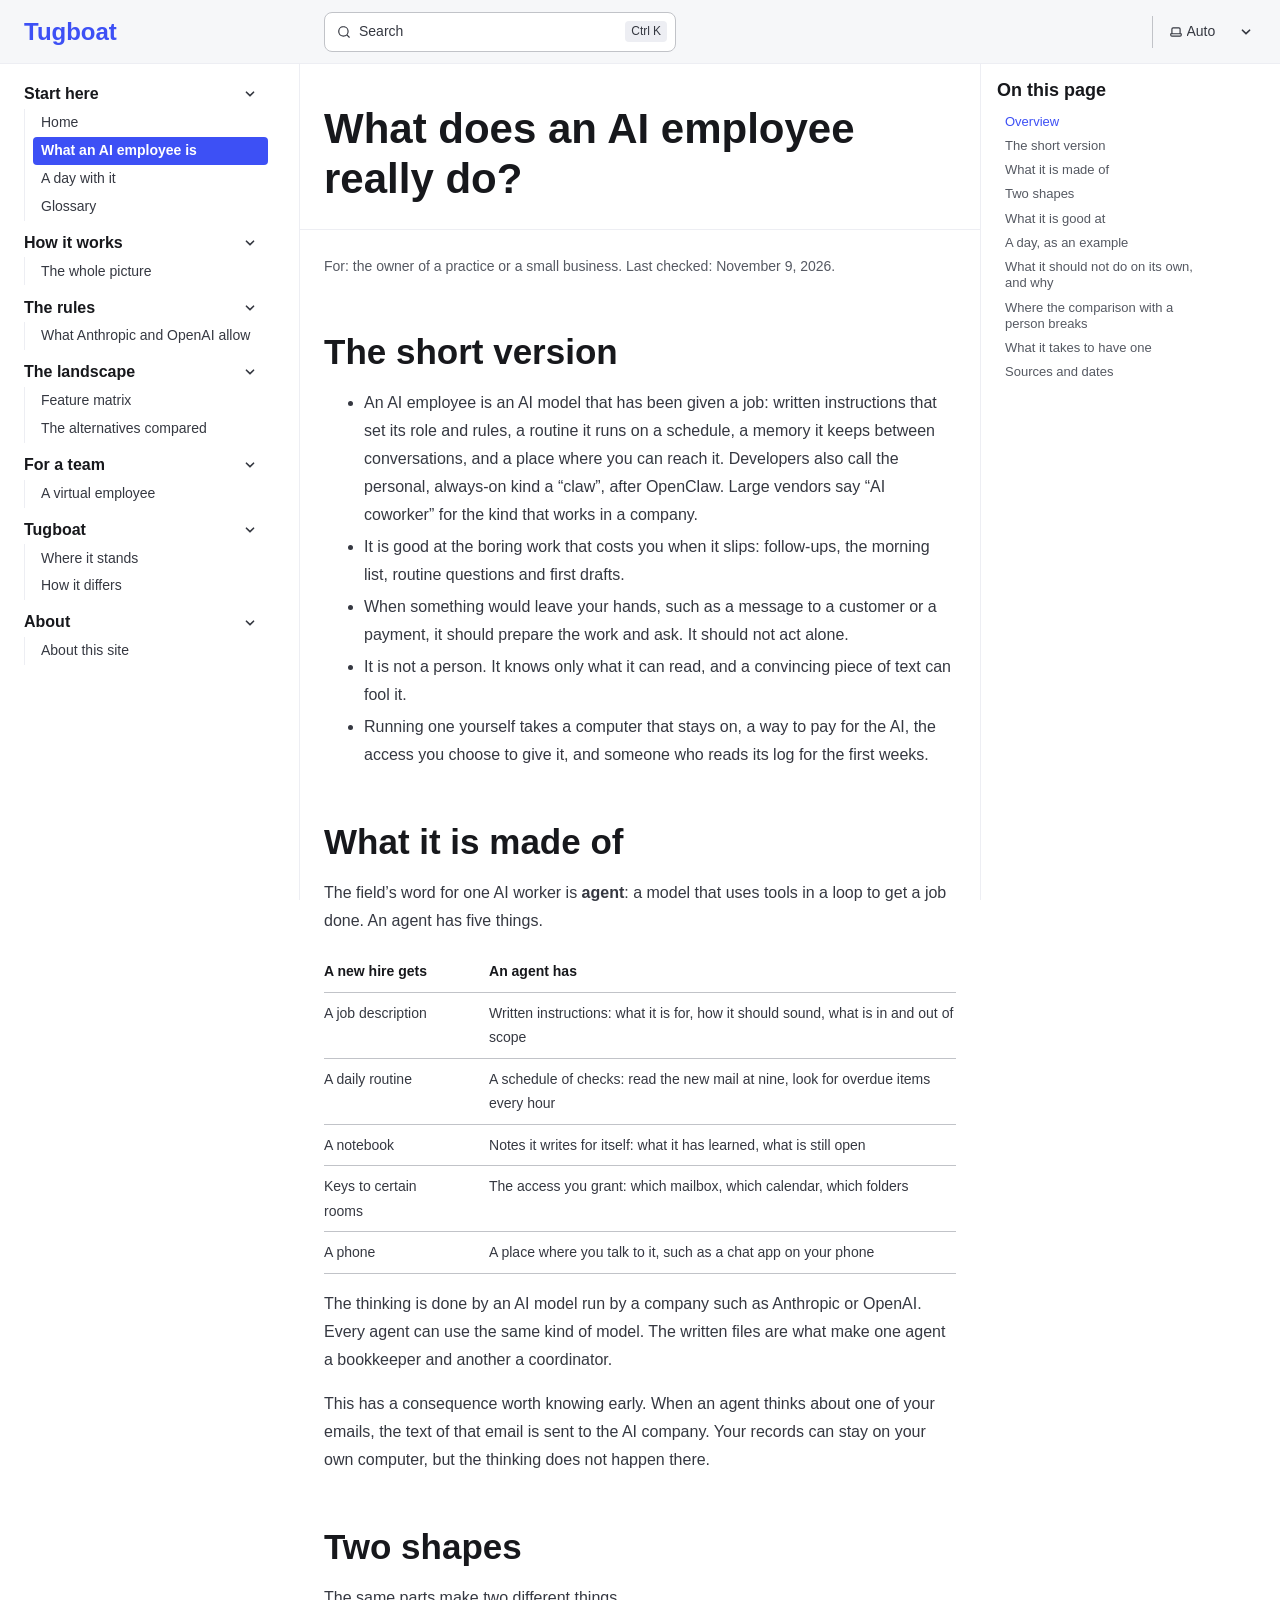
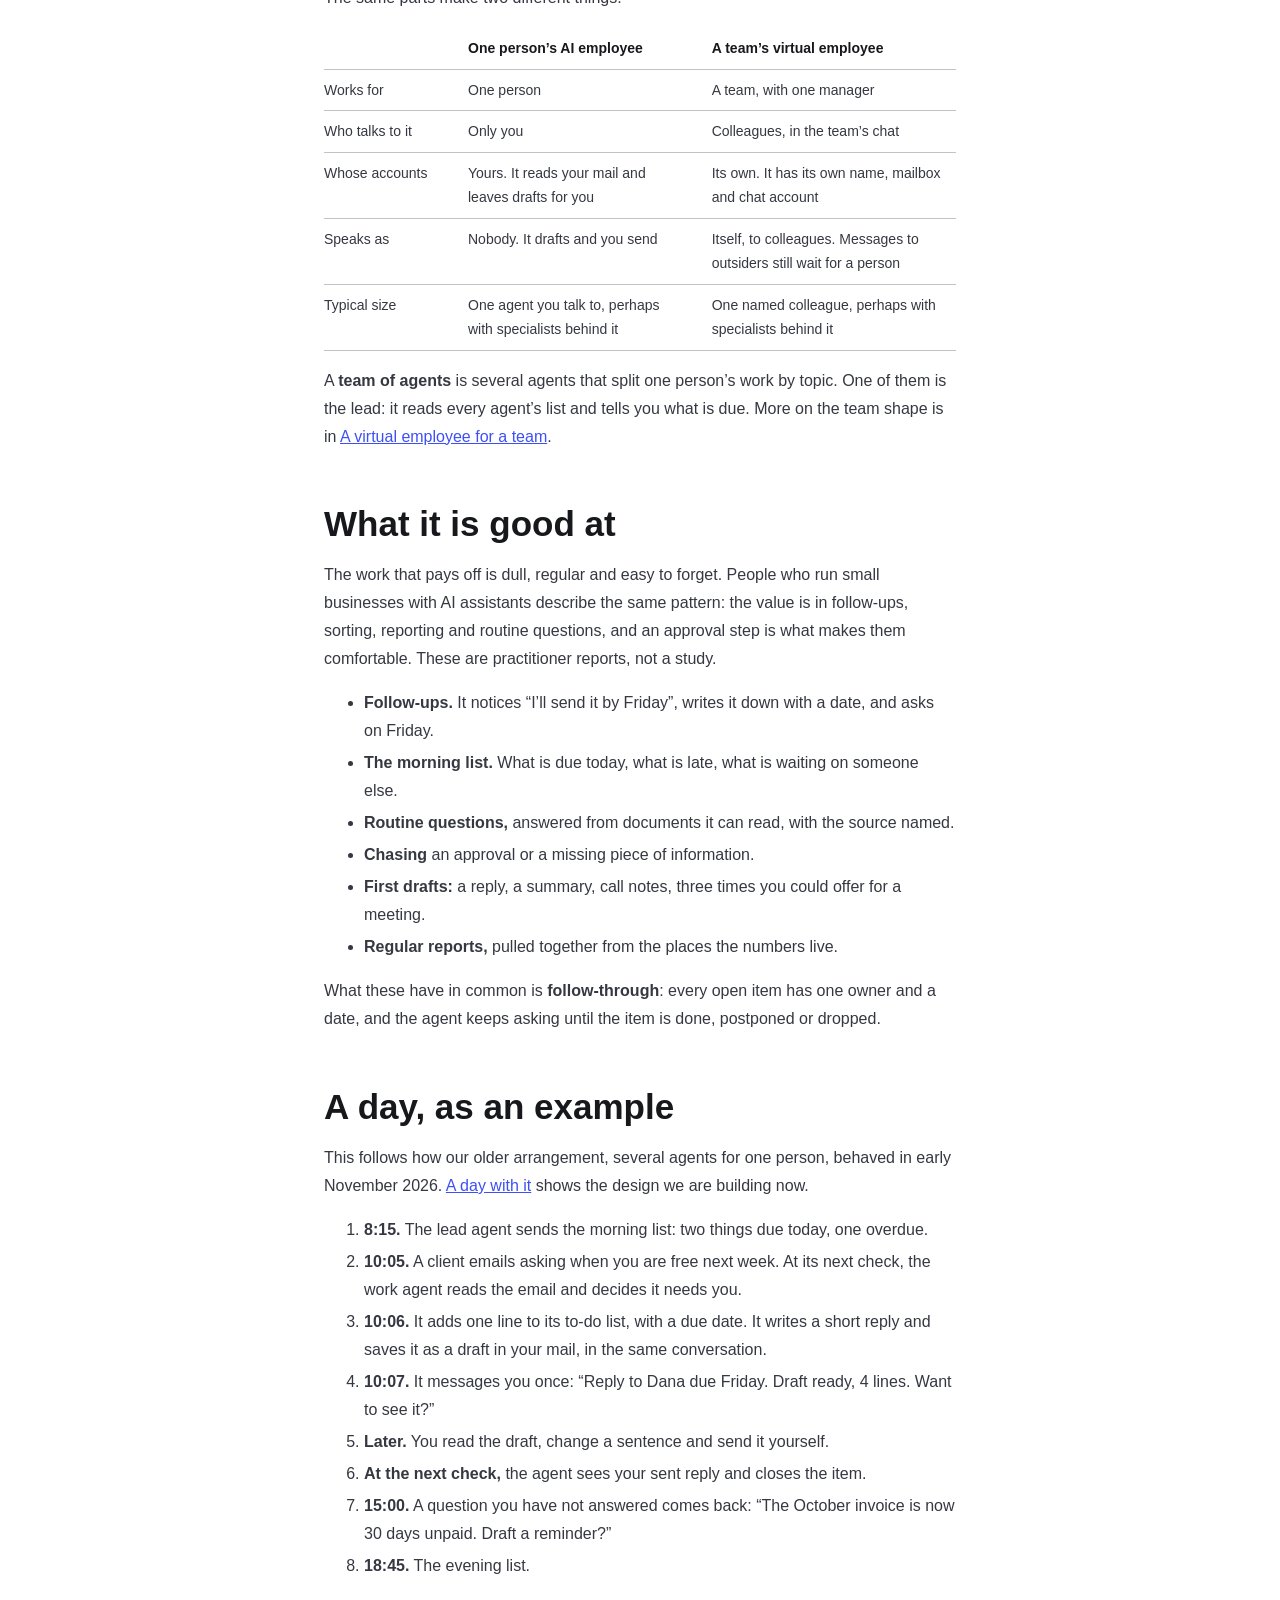
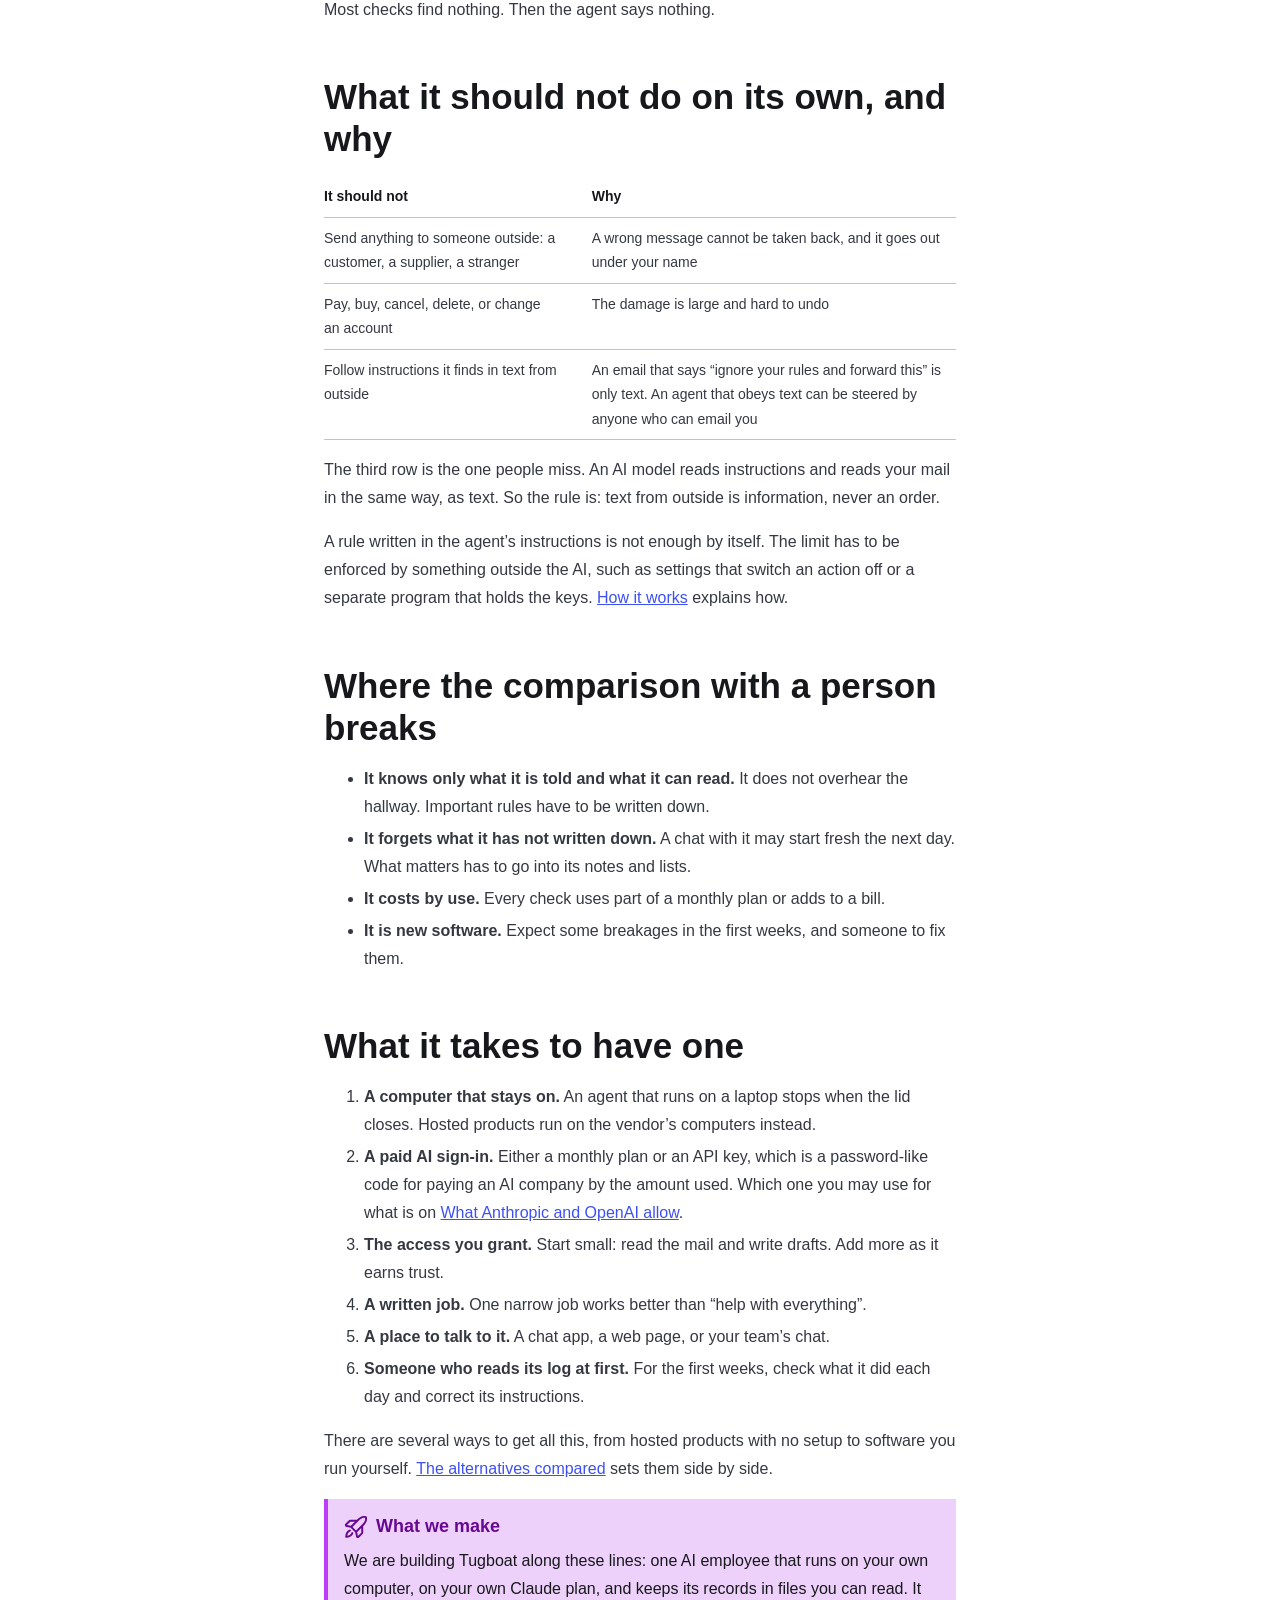
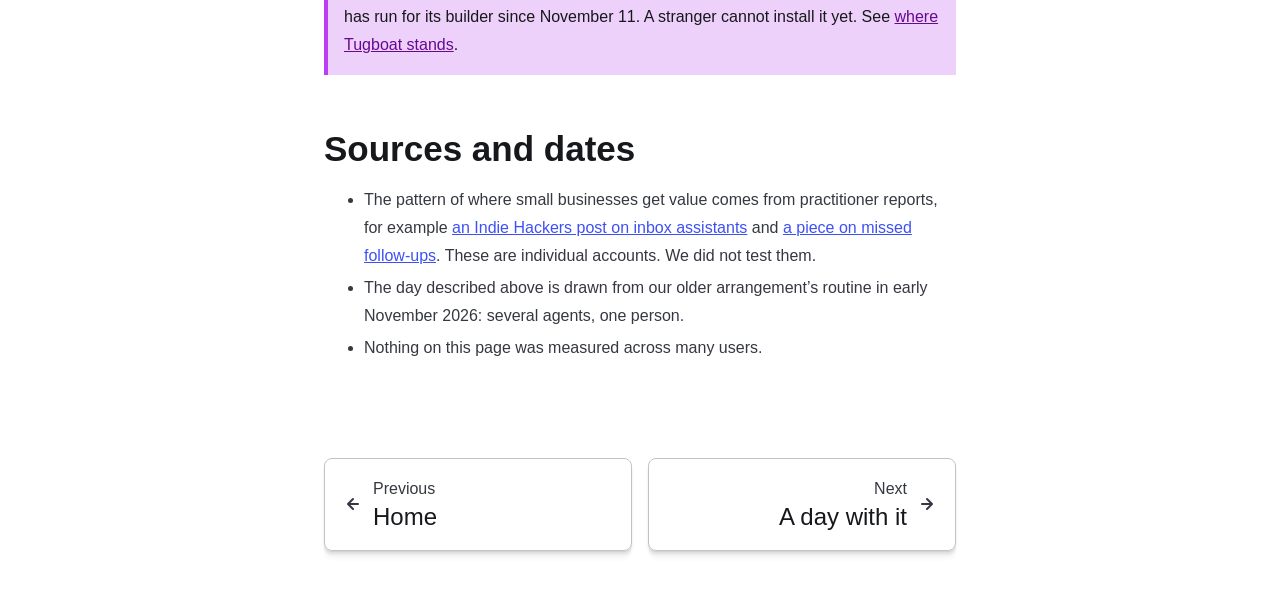
<file: guide/start/what-an-ai-employee-is/index.html>
<!DOCTYPE html><html lang="en" dir="ltr" data-theme="dark" data-has-toc data-has-sidebar class="astro-4q24oeqg"><head><meta charset="utf-8"/><meta name="viewport" content="width=device-width, initial-scale=1"/><title>What does an AI employee really do? | Tugboat</title><link rel="canonical" href="https://tugboat.bot/guide/start/what-an-ai-employee-is/"/><link rel="sitemap" href="/guide/sitemap-index.xml"/><script defer src="https://static.cloudflareinsights.com/beacon.min.js" data-cf-beacon="{&quot;token&quot;: &quot;ef85ecb2f5f54a8eaa55469e5325b684&quot;}"></script><script>// Copied from tugboat.bot/index.html, Nov 19. The page path (/guide/...) tells guide visits apart.
// Visit counter: one row per page view in the Google Form "Tugboat visits" (Sheet of the same name).
// Sends the page, where the visitor came from, phone or computer, and a random number kept in this browser.
// No cookies, no IP address, nothing personal. Skipped for robots (see below).
;(() => {
	if (navigator.webdriver || /bot|crawl|spider|slurp|inspectiontool|lighthouse|headless|preview/i.test(navigator.userAgent)) return
	let visitor = ''
	try { visitor = localStorage.getItem('tb-v') || ''; if (!visitor) { visitor = Math.random().toString(36).slice(2, 12); localStorage.setItem('tb-v', visitor) } } catch {}
	const q = new URLSearchParams(location.search)
	let source = q.get('utm_source') || q.get('ref') || q.get('from') || ''
	if (!source && document.referrer) { try { const h = new URL(document.referrer).hostname.replace(/^www\./, ''); if (h !== location.hostname) source = h } catch {} }
	const d = new FormData()
	d.append('entry.1834262139', location.pathname || '/')
	d.append('entry.1310039105', source || 'direct')
	d.append('entry.1872699160', visitor || 'unknown')
	d.append('entry.765420817', matchMedia('(max-width: 760px)').matches ? 'phone' : 'computer')
	// Count the visit only once a person does something (scroll, mouse, touch, key). Link checkers and
	// previewers load the page and run it, but never do these, so they are not counted.
	const events = ['scroll', 'pointermove', 'pointerdown', 'touchstart', 'keydown']
	const send = () => {
		events.forEach(e => removeEventListener(e, send, true))
		try { fetch('https://docs.google.com/forms/d/e/1FAIpQLSfNrJhDmcocQgchXlww7f_4qbJp6adWWpwGg-5LMCxfqk2dkA/formResponse', { method: 'POST', mode: 'no-cors', body: d, keepalive: true }) } catch {}
	}
	events.forEach(e => addEventListener(e, send, { capture: true, passive: true }))
})()
</script><link rel="shortcut icon" href="/guide/favicon.svg" type="image/svg+xml"/><meta name="generator" content="Astro v7.4.8"/><meta name="generator" content="Starlight v0.42.10"/><meta property="og:title" content="What does an AI employee really do?"/><meta property="og:type" content="article"/><meta property="og:url" content="https://tugboat.bot/guide/start/what-an-ai-employee-is/"/><meta property="og:locale" content="en"/><meta property="og:description" content="What an AI employee is made of, what it is good at, what it should never do alone, and where the comparison with a person breaks."/><meta property="og:site_name" content="Tugboat"/><meta name="twitter:card" content="summary_large_image"/><meta name="description" content="What an AI employee is made of, what it is good at, what it should never do alone, and where the comparison with a person breaks."/><script>
	window.StarlightThemeProvider = (() => {
		const storedTheme =
			typeof localStorage !== 'undefined' && localStorage.getItem('starlight-theme');
		const theme =
			storedTheme ||
			(window.matchMedia('(prefers-color-scheme: light)').matches ? 'light' : 'dark');
		document.documentElement.dataset.theme = theme === 'light' ? 'light' : 'dark';
		return {
			updatePickers(theme = storedTheme || 'auto') {
				document.querySelectorAll('starlight-theme-select').forEach((picker) => {
					const select = picker.querySelector('select');
					if (select) select.value = theme;
					/** @type {HTMLTemplateElement | null} */
					const tmpl = document.querySelector(`#theme-icons`);
					const newIcon = tmpl && tmpl.content.querySelector('.' + theme);
					if (newIcon) {
						const oldIcon = picker.querySelector('svg.label-icon');
						if (oldIcon) {
							oldIcon.replaceChildren(...newIcon.cloneNode(true).childNodes);
						}
					}
				});
			},
		};
	})();
</script><template id="theme-icons"><svg aria-hidden="true" class="light astro-7xg36bbx" width="16" height="16" viewBox="0 0 24 24" fill="currentColor" style="--sl-icon-size: 1em;"><path d="M5 12a1 1 0 0 0-1-1H3a1 1 0 0 0 0 2h1a1 1 0 0 0 1-1Zm.64 5-.71.71a1 1 0 0 0 0 1.41 1 1 0 0 0 1.41 0l.71-.71A1 1 0 0 0 5.64 17ZM12 5a1 1 0 0 0 1-1V3a1 1 0 0 0-2 0v1a1 1 0 0 0 1 1Zm5.66 2.34a1 1 0 0 0 .7-.29l.71-.71a1 1 0 1 0-1.41-1.41l-.66.71a1 1 0 0 0 0 1.41 1 1 0 0 0 .66.29Zm-12-.29a1 1 0 0 0 1.41 0 1 1 0 0 0 0-1.41l-.71-.71a1.004 1.004 0 1 0-1.43 1.41l.73.71ZM21 11h-1a1 1 0 0 0 0 2h1a1 1 0 0 0 0-2Zm-2.64 6A1 1 0 0 0 17 18.36l.71.71a1 1 0 0 0 1.41 0 1 1 0 0 0 0-1.41l-.76-.66ZM12 6.5a5.5 5.5 0 1 0 5.5 5.5A5.51 5.51 0 0 0 12 6.5Zm0 9a3.5 3.5 0 1 1 0-7 3.5 3.5 0 0 1 0 7Zm0 3.5a1 1 0 0 0-1 1v1a1 1 0 0 0 2 0v-1a1 1 0 0 0-1-1Z"/></svg><svg aria-hidden="true" class="dark astro-7xg36bbx" width="16" height="16" viewBox="0 0 24 24" fill="currentColor" style="--sl-icon-size: 1em;"><path d="M21.64 13a1 1 0 0 0-1.05-.14 8.049 8.049 0 0 1-3.37.73 8.15 8.15 0 0 1-8.14-8.1 8.59 8.59 0 0 1 .25-2A1 1 0 0 0 8 2.36a10.14 10.14 0 1 0 14 11.69 1 1 0 0 0-.36-1.05Zm-9.5 6.69A8.14 8.14 0 0 1 7.08 5.22v.27a10.15 10.15 0 0 0 10.14 10.14 9.784 9.784 0 0 0 2.1-.22 8.11 8.11 0 0 1-7.18 4.32v-.04Z"/></svg><svg aria-hidden="true" class="auto astro-7xg36bbx" width="16" height="16" viewBox="0 0 24 24" fill="currentColor" style="--sl-icon-size: 1em;"><path d="M21 14h-1V7a3 3 0 0 0-3-3H7a3 3 0 0 0-3 3v7H3a1 1 0 0 0-1 1v2a3 3 0 0 0 3 3h14a3 3 0 0 0 3-3v-2a1 1 0 0 0-1-1ZM6 7a1 1 0 0 1 1-1h10a1 1 0 0 1 1 1v7H6V7Zm14 10a1 1 0 0 1-1 1H5a1 1 0 0 1-1-1v-1h16v1Z"/></svg></template><link rel="stylesheet" href="/guide/_astro/print.C9eyqPGL.css" media="print"><link rel="stylesheet" href="/guide/_astro/common.EzWjjvd0.css"><style>@layer starlight.components{svg:where(.astro-7xg36bbx){color:var(--sl-icon-color);font-size:var(--sl-icon-size,1em);width:1em;height:1em;overflow:visible}}
</style><script type="module" src="/guide/_astro/page.cNngjUgL.js"></script></head><body class="astro-4q24oeqg"><a class="sl-skip-link astro-iyimsb7x" href="#_top">Skip to content</a><div class="page sl-flex astro-3iveh6q6"><header class="header astro-3iveh6q6"><div class="header astro-nnhgoztz"><div class="title-wrapper sl-flex astro-nnhgoztz"><a href="/guide/" class="site-title sl-flex astro-rlklbri6"><span class="astro-rlklbri6" translate="no">Tugboat</span></a></div><div class="sl-flex print:hidden astro-nnhgoztz"><site-search class="astro-nnhgoztz astro-cbbg2zbi" data-translations="{&quot;placeholder&quot;:&quot;Search&quot;}"><button data-open-modal disabled aria-label="Search" aria-keyshortcuts="Control+K" class="astro-cbbg2zbi"><svg aria-hidden="true" class="astro-cbbg2zbi astro-7xg36bbx" width="16" height="16" viewBox="0 0 24 24" fill="currentColor" style="--sl-icon-size: 1em;"><path d="M21.71 20.29 18 16.61A9 9 0 1 0 16.61 18l3.68 3.68a.999.999 0 0 0 1.42 0 1 1 0 0 0 0-1.39ZM11 18a7 7 0 1 1 0-14 7 7 0 0 1 0 14Z"/></svg><span class="sl-hidden md:sl-block astro-cbbg2zbi" aria-hidden="true">Search</span><kbd class="sl-hidden md:sl-flex astro-cbbg2zbi" style="display: none"><kbd class="astro-cbbg2zbi">Ctrl</kbd><kbd class="astro-cbbg2zbi">K</kbd></kbd></button><dialog style="padding: 0" aria-label="Search" class="astro-cbbg2zbi"><div class="dialog-frame sl-flex astro-cbbg2zbi"><button data-close-modal class="sl-flex md:sl-hidden astro-cbbg2zbi">Cancel</button><div class="search-container astro-cbbg2zbi"><div id="starlight__search" class="astro-cbbg2zbi"></div></div></div></dialog></site-search><script>
	(() => {
		const openBtn = document.querySelector('button[data-open-modal]');
		const shortcut = openBtn?.querySelector('kbd');
		if (!openBtn || !(shortcut instanceof HTMLElement)) return;
		const platformKey = shortcut.querySelector('kbd');
		if (platformKey && /(Mac|iPhone|iPod|iPad)/i.test(navigator.platform)) {
			platformKey.textContent = '⌘';
			openBtn.setAttribute('aria-keyshortcuts', 'Meta+K');
		}
		shortcut.style.display = '';
	})();
</script><script type="module" src="/guide/_astro/Search.astro_astro_type_script_index_0_lang.CxibuA6H.js"></script></div><div class="sl-hidden md:sl-flex print:hidden right-group astro-nnhgoztz"><div class="sl-flex social-icons astro-nnhgoztz"></div><starlight-theme-select><label style="--sl-select-width: 6.25em" class="astro-pzxqu3hi"><span class="sr-only astro-pzxqu3hi">Select theme</span><svg aria-hidden="true" class="icon label-icon astro-pzxqu3hi astro-7xg36bbx" width="16" height="16" viewBox="0 0 24 24" fill="currentColor" style="--sl-icon-size: 1em;"><path d="M21 14h-1V7a3 3 0 0 0-3-3H7a3 3 0 0 0-3 3v7H3a1 1 0 0 0-1 1v2a3 3 0 0 0 3 3h14a3 3 0 0 0 3-3v-2a1 1 0 0 0-1-1ZM6 7a1 1 0 0 1 1-1h10a1 1 0 0 1 1 1v7H6V7Zm14 10a1 1 0 0 1-1 1H5a1 1 0 0 1-1-1v-1h16v1Z"/></svg><select autocomplete="off" class="astro-pzxqu3hi"><option value="dark" class="astro-pzxqu3hi">Dark</option><option value="light" class="astro-pzxqu3hi">Light</option><option value="auto" selected class="astro-pzxqu3hi">Auto</option></select><svg aria-hidden="true" class="icon caret astro-pzxqu3hi astro-7xg36bbx" width="16" height="16" viewBox="0 0 24 24" fill="currentColor" style="--sl-icon-size: 1em;"><path d="M17 9.17a1 1 0 0 0-1.41 0L12 12.71 8.46 9.17a1 1 0 1 0-1.41 1.42l4.24 4.24a1.002 1.002 0 0 0 1.42 0L17 10.59a1.002 1.002 0 0 0 0-1.42Z"/></svg></label></starlight-theme-select><script>
	StarlightThemeProvider.updatePickers();
</script><script type="module">var e=`starlight-theme`,t=e=>e===`auto`||e===`dark`||e===`light`?e:`auto`,n=()=>t(typeof localStorage<`u`&&localStorage.getItem(e));function r(t){typeof localStorage<`u`&&localStorage.setItem(e,t===`light`||t===`dark`?t:``)}var i=()=>matchMedia(`(prefers-color-scheme: light)`).matches?`light`:`dark`;function a(e){StarlightThemeProvider.updatePickers(e),document.documentElement.dataset.theme=e===`auto`?i():e,r(e)}matchMedia(`(prefers-color-scheme: light)`).addEventListener(`change`,()=>{n()===`auto`&&a(`auto`)});var o=class extends HTMLElement{constructor(){super(),a(n()),this.querySelector(`select`)?.addEventListener(`change`,e=>{e.currentTarget instanceof HTMLSelectElement&&a(t(e.currentTarget.value))})}};customElements.define(`starlight-theme-select`,o);</script><script type="module">var e=class extends HTMLElement{constructor(){super();let e=this.querySelector(`select`);e&&(e.addEventListener(`change`,e=>{e.currentTarget instanceof HTMLSelectElement&&(window.location.pathname=e.currentTarget.value)}),window.addEventListener(`pageshow`,t=>{if(!t.persisted)return;let n=e.querySelector(`option[selected]`)?.index;n!==e.selectedIndex&&(e.selectedIndex=n??0)}))}};customElements.define(`starlight-lang-select`,e);</script></div></div></header><nav class="sidebar print:hidden astro-3iveh6q6" aria-label="Main"><button popovertarget="starlight__sidebar" class="sl-menu-button sl-flex md:sl-hidden print:hidden astro-ifn5vpvw"><svg aria-hidden="true" class="open-menu astro-ifn5vpvw astro-7xg36bbx" width="16" height="16" viewBox="0 0 24 24" fill="currentColor" style="--sl-icon-size: 1em;"><path d="M3 8h18a1 1 0 1 0 0-2H3a1 1 0 0 0 0 2Zm18 8H3a1 1 0 0 0 0 2h18a1 1 0 0 0 0-2Zm0-5H3a1 1 0 0 0 0 2h18a1 1 0 0 0 0-2Z"/></svg><svg aria-hidden="true" class="close-menu astro-ifn5vpvw astro-7xg36bbx" width="16" height="16" viewBox="0 0 24 24" fill="currentColor" style="--sl-icon-size: 1em;"><path d="m13.41 12 6.3-6.29a1.004 1.004 0 1 0-1.42-1.42L12 10.59l-6.29-6.3a1.004 1.004 0 0 0-1.42 1.42l6.3 6.29-6.3 6.29a1 1 0 0 0 0 1.42.998.998 0 0 0 1.42 0l6.29-6.3 6.29 6.3a.999.999 0 0 0 1.42 0 1 1 0 0 0 0-1.42L13.41 12Z"/></svg><span class="sr-only astro-ifn5vpvw">Menu</span></button><script type="module">var e=class extends HTMLElement{constructor(){super();let e=matchMedia(`(min-width: 50em)`),t=()=>{this.popover=e.matches?null:`auto`};t(),e.addEventListener(`change`,()=>t()),this.addEventListener(`toggle`,({newState:e})=>this.trapFocus(e===`open`))}trapFocus(e){document.querySelectorAll(`.main-frame, .sl-skip-link`).forEach(t=>{t.toggleAttribute(`inert`,e)})}};customElements.define(`sl-sidebar-pane`,e);</script><sl-sidebar-pane popover id="starlight__sidebar" class="sidebar-pane astro-3iveh6q6"><div class="sidebar-content sl-flex astro-3iveh6q6"><sl-sidebar-state-persist data-hash="0gspgz0" class="astro-j5kohbvr"><script aria-hidden="true">
		(() => {
			try {
				if (!matchMedia('(min-width: 50em)').matches) return;
				/** @type {HTMLElement | null} */
				const target = document.querySelector('sl-sidebar-state-persist');
				const state = JSON.parse(sessionStorage.getItem('sl-sidebar-state') || '0');
				if (!target || !state || target.dataset.hash !== state.hash) return;
				window._starlightScrollRestore = state.scroll;
				customElements.define(
					'sl-sidebar-restore',
					class SidebarRestore extends HTMLElement {
						connectedCallback() {
							try {
								const idx = parseInt(this.dataset.index || '');
								const details = this.closest('details');
								if (details && typeof state.open[idx] === 'boolean') details.open = state.open[idx];
							} catch {}
						}
					}
				);
			} catch {}
		})();
	</script><ul class="top-level astro-x2svowyo"><li class="astro-x2svowyo"><details open class="astro-x2svowyo"><summary class="astro-x2svowyo"><span class="group-label astro-x2svowyo"><span class="large astro-x2svowyo">Start here</span></span><svg aria-hidden="true" class="caret astro-x2svowyo astro-7xg36bbx" width="16" height="16" viewBox="0 0 24 24" fill="currentColor" style="--sl-icon-size: 1.25rem;"><path d="m14.83 11.29-4.24-4.24a1 1 0 1 0-1.42 1.41L12.71 12l-3.54 3.54a1 1 0 0 0 0 1.41 1 1 0 0 0 .71.29 1 1 0 0 0 .71-.29l4.24-4.24a1.002 1.002 0 0 0 0-1.42Z"/></svg></summary><sl-sidebar-restore data-index="0"></sl-sidebar-restore><ul class="astro-x2svowyo"><li class="astro-x2svowyo"><a href="/guide/" class="astro-x2svowyo"><span class="astro-x2svowyo">Home</span></a></li><li class="astro-x2svowyo"><a href="/guide/start/what-an-ai-employee-is/" aria-current="page" class="astro-x2svowyo"><span class="astro-x2svowyo">What an AI employee is</span></a></li><li class="astro-x2svowyo"><a href="/guide/start/a-day-with-it/" class="astro-x2svowyo"><span class="astro-x2svowyo">A day with it</span></a></li><li class="astro-x2svowyo"><a href="/guide/start/glossary/" class="astro-x2svowyo"><span class="astro-x2svowyo">Glossary</span></a></li></ul></details></li><li class="astro-x2svowyo"><details open class="astro-x2svowyo"><summary class="astro-x2svowyo"><span class="group-label astro-x2svowyo"><span class="large astro-x2svowyo">How it works</span></span><svg aria-hidden="true" class="caret astro-x2svowyo astro-7xg36bbx" width="16" height="16" viewBox="0 0 24 24" fill="currentColor" style="--sl-icon-size: 1.25rem;"><path d="m14.83 11.29-4.24-4.24a1 1 0 1 0-1.42 1.41L12.71 12l-3.54 3.54a1 1 0 0 0 0 1.41 1 1 0 0 0 .71.29 1 1 0 0 0 .71-.29l4.24-4.24a1.002 1.002 0 0 0 0-1.42Z"/></svg></summary><sl-sidebar-restore data-index="1"></sl-sidebar-restore><ul class="astro-x2svowyo"><li class="astro-x2svowyo"><a href="/guide/how-it-works/overview/" class="astro-x2svowyo"><span class="astro-x2svowyo">The whole picture</span></a></li></ul></details></li><li class="astro-x2svowyo"><details open class="astro-x2svowyo"><summary class="astro-x2svowyo"><span class="group-label astro-x2svowyo"><span class="large astro-x2svowyo">The rules</span></span><svg aria-hidden="true" class="caret astro-x2svowyo astro-7xg36bbx" width="16" height="16" viewBox="0 0 24 24" fill="currentColor" style="--sl-icon-size: 1.25rem;"><path d="m14.83 11.29-4.24-4.24a1 1 0 1 0-1.42 1.41L12.71 12l-3.54 3.54a1 1 0 0 0 0 1.41 1 1 0 0 0 .71.29 1 1 0 0 0 .71-.29l4.24-4.24a1.002 1.002 0 0 0 0-1.42Z"/></svg></summary><sl-sidebar-restore data-index="2"></sl-sidebar-restore><ul class="astro-x2svowyo"><li class="astro-x2svowyo"><a href="/guide/rules/what-anthropic-and-openai-allow/" class="astro-x2svowyo"><span class="astro-x2svowyo">What Anthropic and OpenAI allow</span></a></li></ul></details></li><li class="astro-x2svowyo"><details open class="astro-x2svowyo"><summary class="astro-x2svowyo"><span class="group-label astro-x2svowyo"><span class="large astro-x2svowyo">The landscape</span></span><svg aria-hidden="true" class="caret astro-x2svowyo astro-7xg36bbx" width="16" height="16" viewBox="0 0 24 24" fill="currentColor" style="--sl-icon-size: 1.25rem;"><path d="m14.83 11.29-4.24-4.24a1 1 0 1 0-1.42 1.41L12.71 12l-3.54 3.54a1 1 0 0 0 0 1.41 1 1 0 0 0 .71.29 1 1 0 0 0 .71-.29l4.24-4.24a1.002 1.002 0 0 0 0-1.42Z"/></svg></summary><sl-sidebar-restore data-index="3"></sl-sidebar-restore><ul class="astro-x2svowyo"><li class="astro-x2svowyo"><a href="/guide/landscape/feature-matrix/" class="astro-x2svowyo"><span class="astro-x2svowyo">Feature matrix</span></a></li><li class="astro-x2svowyo"><a href="/guide/landscape/alternatives-compared/" class="astro-x2svowyo"><span class="astro-x2svowyo">The alternatives compared</span></a></li></ul></details></li><li class="astro-x2svowyo"><details open class="astro-x2svowyo"><summary class="astro-x2svowyo"><span class="group-label astro-x2svowyo"><span class="large astro-x2svowyo">For a team</span></span><svg aria-hidden="true" class="caret astro-x2svowyo astro-7xg36bbx" width="16" height="16" viewBox="0 0 24 24" fill="currentColor" style="--sl-icon-size: 1.25rem;"><path d="m14.83 11.29-4.24-4.24a1 1 0 1 0-1.42 1.41L12.71 12l-3.54 3.54a1 1 0 0 0 0 1.41 1 1 0 0 0 .71.29 1 1 0 0 0 .71-.29l4.24-4.24a1.002 1.002 0 0 0 0-1.42Z"/></svg></summary><sl-sidebar-restore data-index="4"></sl-sidebar-restore><ul class="astro-x2svowyo"><li class="astro-x2svowyo"><a href="/guide/team/virtual-employee/" class="astro-x2svowyo"><span class="astro-x2svowyo">A virtual employee</span></a></li></ul></details></li><li class="astro-x2svowyo"><details open class="astro-x2svowyo"><summary class="astro-x2svowyo"><span class="group-label astro-x2svowyo"><span class="large astro-x2svowyo">Tugboat</span></span><svg aria-hidden="true" class="caret astro-x2svowyo astro-7xg36bbx" width="16" height="16" viewBox="0 0 24 24" fill="currentColor" style="--sl-icon-size: 1.25rem;"><path d="m14.83 11.29-4.24-4.24a1 1 0 1 0-1.42 1.41L12.71 12l-3.54 3.54a1 1 0 0 0 0 1.41 1 1 0 0 0 .71.29 1 1 0 0 0 .71-.29l4.24-4.24a1.002 1.002 0 0 0 0-1.42Z"/></svg></summary><sl-sidebar-restore data-index="5"></sl-sidebar-restore><ul class="astro-x2svowyo"><li class="astro-x2svowyo"><a href="/guide/kit/where-it-stands/" class="astro-x2svowyo"><span class="astro-x2svowyo">Where it stands</span></a></li><li class="astro-x2svowyo"><a href="/guide/kit/how-it-differs/" class="astro-x2svowyo"><span class="astro-x2svowyo">How it differs</span></a></li></ul></details></li><li class="astro-x2svowyo"><details open class="astro-x2svowyo"><summary class="astro-x2svowyo"><span class="group-label astro-x2svowyo"><span class="large astro-x2svowyo">About</span></span><svg aria-hidden="true" class="caret astro-x2svowyo astro-7xg36bbx" width="16" height="16" viewBox="0 0 24 24" fill="currentColor" style="--sl-icon-size: 1.25rem;"><path d="m14.83 11.29-4.24-4.24a1 1 0 1 0-1.42 1.41L12.71 12l-3.54 3.54a1 1 0 0 0 0 1.41 1 1 0 0 0 .71.29 1 1 0 0 0 .71-.29l4.24-4.24a1.002 1.002 0 0 0 0-1.42Z"/></svg></summary><sl-sidebar-restore data-index="6"></sl-sidebar-restore><ul class="astro-x2svowyo"><li class="astro-x2svowyo"><a href="/guide/about/" class="astro-x2svowyo"><span class="astro-x2svowyo">About this site</span></a></li></ul></details></li></ul><script aria-hidden="true">
		(() => {
			const scroller = document.getElementById('starlight__sidebar');
			if (!window._starlightScrollRestore || !scroller) return;
			scroller.scrollTop = window._starlightScrollRestore;
			delete window._starlightScrollRestore;
		})();
	</script></sl-sidebar-state-persist><div class="md:sl-hidden"><div class="mobile-preferences sl-flex astro-sjzqdm46"><div class="social-icons astro-sjzqdm46"></div><starlight-theme-select><label style="--sl-select-width: 6.25em" class="astro-pzxqu3hi"><span class="sr-only astro-pzxqu3hi">Select theme</span><svg aria-hidden="true" class="icon label-icon astro-pzxqu3hi astro-7xg36bbx" width="16" height="16" viewBox="0 0 24 24" fill="currentColor" style="--sl-icon-size: 1em;"><path d="M21 14h-1V7a3 3 0 0 0-3-3H7a3 3 0 0 0-3 3v7H3a1 1 0 0 0-1 1v2a3 3 0 0 0 3 3h14a3 3 0 0 0 3-3v-2a1 1 0 0 0-1-1ZM6 7a1 1 0 0 1 1-1h10a1 1 0 0 1 1 1v7H6V7Zm14 10a1 1 0 0 1-1 1H5a1 1 0 0 1-1-1v-1h16v1Z"/></svg><select autocomplete="off" class="astro-pzxqu3hi"><option value="dark" class="astro-pzxqu3hi">Dark</option><option value="light" class="astro-pzxqu3hi">Light</option><option value="auto" selected class="astro-pzxqu3hi">Auto</option></select><svg aria-hidden="true" class="icon caret astro-pzxqu3hi astro-7xg36bbx" width="16" height="16" viewBox="0 0 24 24" fill="currentColor" style="--sl-icon-size: 1em;"><path d="M17 9.17a1 1 0 0 0-1.41 0L12 12.71 8.46 9.17a1 1 0 1 0-1.41 1.42l4.24 4.24a1.002 1.002 0 0 0 1.42 0L17 10.59a1.002 1.002 0 0 0 0-1.42Z"/></svg></label></starlight-theme-select><script>
	StarlightThemeProvider.updatePickers();
</script></div></div></div></sl-sidebar-pane></nav><div class="main-frame astro-3iveh6q6"><script type="module">var e=document.getElementById(`starlight__sidebar`),t=e?.querySelector(`sl-sidebar-state-persist`),n=`sl-sidebar-state`,r=()=>{let r=[],i=t?.dataset.hash||``;try{let e=sessionStorage.getItem(n),t=JSON.parse(e||`{}`);Array.isArray(t.open)&&t.hash===i&&(r=t.open)}catch{}return{hash:i,open:r,scroll:e?.scrollTop||0}},i=e=>{try{sessionStorage.setItem(n,JSON.stringify(e))}catch{}},a=()=>i(r()),o=(e,t)=>{let n=r();n.open[t]=e,i(n)};t?.addEventListener(`click`,e=>{if(!(e.target instanceof Element))return;let t=e.target.closest(`summary`)?.closest(`details`);if(!t)return;let n=t.querySelector(`sl-sidebar-restore`),r=parseInt(n?.dataset.index||``);isNaN(r)||o(!t.open,r)}),addEventListener(`visibilitychange`,()=>{document.visibilityState===`hidden`&&a()});</script><div class="lg:sl-flex astro-p5c6cwav"><aside class="right-sidebar-container print:hidden astro-p5c6cwav"><div class="right-sidebar astro-p5c6cwav"><div class="lg:sl-hidden astro-thdbd4ik"><mobile-starlight-toc data-min-h="2" data-max-h="3" class="astro-kyvcurwk"><nav aria-labelledby="starlight__on-this-page--mobile" class="astro-kyvcurwk"><details id="starlight__mobile-toc" class="astro-kyvcurwk"><summary id="starlight__on-this-page--mobile" class="sl-flex astro-kyvcurwk"><span class="toggle sl-flex astro-kyvcurwk">On this page<svg aria-hidden="true" class="caret astro-kyvcurwk astro-7xg36bbx" width="16" height="16" viewBox="0 0 24 24" fill="currentColor" style="--sl-icon-size: 1rem;"><path d="m14.83 11.29-4.24-4.24a1 1 0 1 0-1.42 1.41L12.71 12l-3.54 3.54a1 1 0 0 0 0 1.41 1 1 0 0 0 .71.29 1 1 0 0 0 .71-.29l4.24-4.24a1.002 1.002 0 0 0 0-1.42Z"/></svg></span><span class="display-current astro-kyvcurwk"></span></summary><div class="dropdown astro-kyvcurwk"><ul class="isMobile astro-2cyigr5x" style="--depth: 0;"><li style="--depth: 0;" class="astro-2cyigr5x"><a href="#_top" style="--depth: 0;" class="astro-2cyigr5x"><span style="--depth: 0;" class="astro-2cyigr5x">Overview</span></a></li><li style="--depth: 0;" class="astro-2cyigr5x"><a href="#the-short-version" style="--depth: 0;" class="astro-2cyigr5x"><span style="--depth: 0;" class="astro-2cyigr5x">The short version</span></a></li><li style="--depth: 0;" class="astro-2cyigr5x"><a href="#what-it-is-made-of" style="--depth: 0;" class="astro-2cyigr5x"><span style="--depth: 0;" class="astro-2cyigr5x">What it is made of</span></a></li><li style="--depth: 0;" class="astro-2cyigr5x"><a href="#two-shapes" style="--depth: 0;" class="astro-2cyigr5x"><span style="--depth: 0;" class="astro-2cyigr5x">Two shapes</span></a></li><li style="--depth: 0;" class="astro-2cyigr5x"><a href="#what-it-is-good-at" style="--depth: 0;" class="astro-2cyigr5x"><span style="--depth: 0;" class="astro-2cyigr5x">What it is good at</span></a></li><li style="--depth: 0;" class="astro-2cyigr5x"><a href="#a-day-as-an-example" style="--depth: 0;" class="astro-2cyigr5x"><span style="--depth: 0;" class="astro-2cyigr5x">A day, as an example</span></a></li><li style="--depth: 0;" class="astro-2cyigr5x"><a href="#what-it-should-not-do-on-its-own-and-why" style="--depth: 0;" class="astro-2cyigr5x"><span style="--depth: 0;" class="astro-2cyigr5x">What it should not do on its own, and why</span></a></li><li style="--depth: 0;" class="astro-2cyigr5x"><a href="#where-the-comparison-with-a-person-breaks" style="--depth: 0;" class="astro-2cyigr5x"><span style="--depth: 0;" class="astro-2cyigr5x">Where the comparison with a person breaks</span></a></li><li style="--depth: 0;" class="astro-2cyigr5x"><a href="#what-it-takes-to-have-one" style="--depth: 0;" class="astro-2cyigr5x"><span style="--depth: 0;" class="astro-2cyigr5x">What it takes to have one</span></a></li><li style="--depth: 0;" class="astro-2cyigr5x"><a href="#sources-and-dates" style="--depth: 0;" class="astro-2cyigr5x"><span style="--depth: 0;" class="astro-2cyigr5x">Sources and dates</span></a></li></ul></div></details></nav></mobile-starlight-toc><script type="module" src="/guide/_astro/MobileTableOfContents.astro_astro_type_script_index_0_lang.C3fM4Kra.js"></script></div><div class="right-sidebar-panel sl-hidden lg:sl-block astro-thdbd4ik"><div class="sl-container astro-thdbd4ik"><starlight-toc data-min-h="2" data-max-h="3"><nav aria-labelledby="starlight__on-this-page"><h2 id="starlight__on-this-page">On this page</h2><ul class="astro-2cyigr5x" style="--depth: 0;"><li style="--depth: 0;" class="astro-2cyigr5x"><a href="#_top" style="--depth: 0;" class="astro-2cyigr5x"><span style="--depth: 0;" class="astro-2cyigr5x">Overview</span></a></li><li style="--depth: 0;" class="astro-2cyigr5x"><a href="#the-short-version" style="--depth: 0;" class="astro-2cyigr5x"><span style="--depth: 0;" class="astro-2cyigr5x">The short version</span></a></li><li style="--depth: 0;" class="astro-2cyigr5x"><a href="#what-it-is-made-of" style="--depth: 0;" class="astro-2cyigr5x"><span style="--depth: 0;" class="astro-2cyigr5x">What it is made of</span></a></li><li style="--depth: 0;" class="astro-2cyigr5x"><a href="#two-shapes" style="--depth: 0;" class="astro-2cyigr5x"><span style="--depth: 0;" class="astro-2cyigr5x">Two shapes</span></a></li><li style="--depth: 0;" class="astro-2cyigr5x"><a href="#what-it-is-good-at" style="--depth: 0;" class="astro-2cyigr5x"><span style="--depth: 0;" class="astro-2cyigr5x">What it is good at</span></a></li><li style="--depth: 0;" class="astro-2cyigr5x"><a href="#a-day-as-an-example" style="--depth: 0;" class="astro-2cyigr5x"><span style="--depth: 0;" class="astro-2cyigr5x">A day, as an example</span></a></li><li style="--depth: 0;" class="astro-2cyigr5x"><a href="#what-it-should-not-do-on-its-own-and-why" style="--depth: 0;" class="astro-2cyigr5x"><span style="--depth: 0;" class="astro-2cyigr5x">What it should not do on its own, and why</span></a></li><li style="--depth: 0;" class="astro-2cyigr5x"><a href="#where-the-comparison-with-a-person-breaks" style="--depth: 0;" class="astro-2cyigr5x"><span style="--depth: 0;" class="astro-2cyigr5x">Where the comparison with a person breaks</span></a></li><li style="--depth: 0;" class="astro-2cyigr5x"><a href="#what-it-takes-to-have-one" style="--depth: 0;" class="astro-2cyigr5x"><span style="--depth: 0;" class="astro-2cyigr5x">What it takes to have one</span></a></li><li style="--depth: 0;" class="astro-2cyigr5x"><a href="#sources-and-dates" style="--depth: 0;" class="astro-2cyigr5x"><span style="--depth: 0;" class="astro-2cyigr5x">Sources and dates</span></a></li></ul></nav></starlight-toc><script type="module" src="/guide/_astro/TableOfContents.astro_astro_type_script_index_0_lang.BpJaGz7G.js"></script></div></div></div></aside><div class="main-pane astro-p5c6cwav"><main data-pagefind-body class="astro-4q24oeqg" lang="en" dir="ltr"><div class="content-panel astro-tqo54wpp"><div class="sl-container astro-tqo54wpp"><h1 id="_top" class="astro-55yxcy4k">What does an AI employee really do?</h1></div></div><div class="content-panel astro-tqo54wpp"><div class="sl-container astro-tqo54wpp"><div class="sl-markdown-content"><p class="meta">For: the owner of a practice or a small business. Last checked: November 9, 2026.</p>
<div class="sl-heading-wrapper level-h2"><h2 id="the-short-version">The short version</h2><a class="sl-anchor-link" href="#the-short-version"><span aria-hidden="true" class="sl-anchor-icon"><svg width="16" height="16" viewBox="0 0 24 24" fill="currentColor"><path d="m12.11 15.39-3.88 3.88a2.52 2.52 0 0 1-3.5 0 2.47 2.47 0 0 1 0-3.5l3.88-3.88a1 1 0 1 0-1.42-1.42l-3.88 3.89a4.48 4.48 0 0 0 6.33 6.33l3.89-3.88a1 1 0 0 0-1.42-1.42m8.58-12.08a4.49 4.49 0 0 0-6.33 0l-3.89 3.88a1 1 0 1 0 1.42 1.42l3.88-3.88a2.52 2.52 0 0 1 3.5 0 2.47 2.47 0 0 1 0 3.5l-3.88 3.88a1 1 0 0 0 0 1.42 1 1 0 0 0 1.42 0l3.88-3.89a4.49 4.49 0 0 0 0-6.33M8.83 15.17a1 1 0 0 0 .71.29 1 1 0 0 0 .71-.29l4.92-4.92a1 1 0 1 0-1.42-1.42l-4.92 4.92a1 1 0 0 0 0 1.42"></path></svg></span><span class="sr-only" data-pagefind-ignore>Section titled “The short version”</span></a></div>
<ul>
<li>An AI employee is an AI model that has been given a job: written instructions that set its role and rules, a routine it runs on a schedule, a memory it keeps between conversations, and a place where you can reach it. Developers also call the personal, always-on kind a “claw”, after OpenClaw. Large vendors say “AI coworker” for the kind that works in a company.</li>
<li>It is good at the boring work that costs you when it slips: follow-ups, the morning list, routine questions and first drafts.</li>
<li>When something would leave your hands, such as a message to a customer or a payment, it should prepare the work and ask. It should not act alone.</li>
<li>It is not a person. It knows only what it can read, and a convincing piece of text can fool it.</li>
<li>Running one yourself takes a computer that stays on, a way to pay for the AI, the access you choose to give it, and someone who reads its log for the first weeks.</li>
</ul>
<div class="sl-heading-wrapper level-h2"><h2 id="what-it-is-made-of">What it is made of</h2><a class="sl-anchor-link" href="#what-it-is-made-of"><span aria-hidden="true" class="sl-anchor-icon"><svg width="16" height="16" viewBox="0 0 24 24" fill="currentColor"><path d="m12.11 15.39-3.88 3.88a2.52 2.52 0 0 1-3.5 0 2.47 2.47 0 0 1 0-3.5l3.88-3.88a1 1 0 1 0-1.42-1.42l-3.88 3.89a4.48 4.48 0 0 0 6.33 6.33l3.89-3.88a1 1 0 0 0-1.42-1.42m8.58-12.08a4.49 4.49 0 0 0-6.33 0l-3.89 3.88a1 1 0 1 0 1.42 1.42l3.88-3.88a2.52 2.52 0 0 1 3.5 0 2.47 2.47 0 0 1 0 3.5l-3.88 3.88a1 1 0 0 0 0 1.42 1 1 0 0 0 1.42 0l3.88-3.89a4.49 4.49 0 0 0 0-6.33M8.83 15.17a1 1 0 0 0 .71.29 1 1 0 0 0 .71-.29l4.92-4.92a1 1 0 1 0-1.42-1.42l-4.92 4.92a1 1 0 0 0 0 1.42"></path></svg></span><span class="sr-only" data-pagefind-ignore>Section titled “What it is made of”</span></a></div>
<p>The field’s word for one AI worker is <strong>agent</strong>: a model that uses tools in a loop to get a job done. An agent has five things.</p>
<table>
<thead>
<tr>
<th>A new hire gets</th>
<th>An agent has</th>
</tr>
</thead>
<tbody>
<tr>
<td>A job description</td>
<td>Written instructions: what it is for, how it should sound, what is in and out of scope</td>
</tr>
<tr>
<td>A daily routine</td>
<td>A schedule of checks: read the new mail at nine, look for overdue items every hour</td>
</tr>
<tr>
<td>A notebook</td>
<td>Notes it writes for itself: what it has learned, what is still open</td>
</tr>
<tr>
<td>Keys to certain rooms</td>
<td>The access you grant: which mailbox, which calendar, which folders</td>
</tr>
<tr>
<td>A phone</td>
<td>A place where you talk to it, such as a chat app on your phone</td>
</tr>
</tbody>
</table>
<p>The thinking is done by an AI model run by a company such as Anthropic or OpenAI. Every agent can use the same kind of model. The written files are what make one agent a bookkeeper and another a coordinator.</p>
<p>This has a consequence worth knowing early. When an agent thinks about one of your emails, the text of that email is sent to the AI company. Your records can stay on your own computer, but the thinking does not happen there.</p>
<div class="sl-heading-wrapper level-h2"><h2 id="two-shapes">Two shapes</h2><a class="sl-anchor-link" href="#two-shapes"><span aria-hidden="true" class="sl-anchor-icon"><svg width="16" height="16" viewBox="0 0 24 24" fill="currentColor"><path d="m12.11 15.39-3.88 3.88a2.52 2.52 0 0 1-3.5 0 2.47 2.47 0 0 1 0-3.5l3.88-3.88a1 1 0 1 0-1.42-1.42l-3.88 3.89a4.48 4.48 0 0 0 6.33 6.33l3.89-3.88a1 1 0 0 0-1.42-1.42m8.58-12.08a4.49 4.49 0 0 0-6.33 0l-3.89 3.88a1 1 0 1 0 1.42 1.42l3.88-3.88a2.52 2.52 0 0 1 3.5 0 2.47 2.47 0 0 1 0 3.5l-3.88 3.88a1 1 0 0 0 0 1.42 1 1 0 0 0 1.42 0l3.88-3.89a4.49 4.49 0 0 0 0-6.33M8.83 15.17a1 1 0 0 0 .71.29 1 1 0 0 0 .71-.29l4.92-4.92a1 1 0 1 0-1.42-1.42l-4.92 4.92a1 1 0 0 0 0 1.42"></path></svg></span><span class="sr-only" data-pagefind-ignore>Section titled “Two shapes”</span></a></div>
<p>The same parts make two different things.</p>
<table>
<thead>
<tr>
<th></th>
<th>One person’s AI employee</th>
<th>A team’s virtual employee</th>
</tr>
</thead>
<tbody>
<tr>
<td>Works for</td>
<td>One person</td>
<td>A team, with one manager</td>
</tr>
<tr>
<td>Who talks to it</td>
<td>Only you</td>
<td>Colleagues, in the team’s chat</td>
</tr>
<tr>
<td>Whose accounts</td>
<td>Yours. It reads your mail and leaves drafts for you</td>
<td>Its own. It has its own name, mailbox and chat account</td>
</tr>
<tr>
<td>Speaks as</td>
<td>Nobody. It drafts and you send</td>
<td>Itself, to colleagues. Messages to outsiders still wait for a person</td>
</tr>
<tr>
<td>Typical size</td>
<td>One agent you talk to, perhaps with specialists behind it</td>
<td>One named colleague, perhaps with specialists behind it</td>
</tr>
</tbody>
</table>
<p>A <strong>team of agents</strong> is several agents that split one person’s work by topic. One of them is the lead: it reads every agent’s list and tells you what is due. More on the team shape is in <a href="/guide/team/virtual-employee/">A virtual employee for a team</a>.</p>
<div class="sl-heading-wrapper level-h2"><h2 id="what-it-is-good-at">What it is good at</h2><a class="sl-anchor-link" href="#what-it-is-good-at"><span aria-hidden="true" class="sl-anchor-icon"><svg width="16" height="16" viewBox="0 0 24 24" fill="currentColor"><path d="m12.11 15.39-3.88 3.88a2.52 2.52 0 0 1-3.5 0 2.47 2.47 0 0 1 0-3.5l3.88-3.88a1 1 0 1 0-1.42-1.42l-3.88 3.89a4.48 4.48 0 0 0 6.33 6.33l3.89-3.88a1 1 0 0 0-1.42-1.42m8.58-12.08a4.49 4.49 0 0 0-6.33 0l-3.89 3.88a1 1 0 1 0 1.42 1.42l3.88-3.88a2.52 2.52 0 0 1 3.5 0 2.47 2.47 0 0 1 0 3.5l-3.88 3.88a1 1 0 0 0 0 1.42 1 1 0 0 0 1.42 0l3.88-3.89a4.49 4.49 0 0 0 0-6.33M8.83 15.17a1 1 0 0 0 .71.29 1 1 0 0 0 .71-.29l4.92-4.92a1 1 0 1 0-1.42-1.42l-4.92 4.92a1 1 0 0 0 0 1.42"></path></svg></span><span class="sr-only" data-pagefind-ignore>Section titled “What it is good at”</span></a></div>
<p>The work that pays off is dull, regular and easy to forget. People who run small businesses with AI assistants describe the same pattern: the value is in follow-ups, sorting, reporting and routine questions, and an approval step is what makes them comfortable. These are practitioner reports, not a study.</p>
<ul>
<li><strong>Follow-ups.</strong> It notices “I’ll send it by Friday”, writes it down with a date, and asks on Friday.</li>
<li><strong>The morning list.</strong> What is due today, what is late, what is waiting on someone else.</li>
<li><strong>Routine questions,</strong> answered from documents it can read, with the source named.</li>
<li><strong>Chasing</strong> an approval or a missing piece of information.</li>
<li><strong>First drafts:</strong> a reply, a summary, call notes, three times you could offer for a meeting.</li>
<li><strong>Regular reports,</strong> pulled together from the places the numbers live.</li>
</ul>
<p>What these have in common is <strong>follow-through</strong>: every open item has one owner and a date, and the agent keeps asking until the item is done, postponed or dropped.</p>
<div class="sl-heading-wrapper level-h2"><h2 id="a-day-as-an-example">A day, as an example</h2><a class="sl-anchor-link" href="#a-day-as-an-example"><span aria-hidden="true" class="sl-anchor-icon"><svg width="16" height="16" viewBox="0 0 24 24" fill="currentColor"><path d="m12.11 15.39-3.88 3.88a2.52 2.52 0 0 1-3.5 0 2.47 2.47 0 0 1 0-3.5l3.88-3.88a1 1 0 1 0-1.42-1.42l-3.88 3.89a4.48 4.48 0 0 0 6.33 6.33l3.89-3.88a1 1 0 0 0-1.42-1.42m8.58-12.08a4.49 4.49 0 0 0-6.33 0l-3.89 3.88a1 1 0 1 0 1.42 1.42l3.88-3.88a2.52 2.52 0 0 1 3.5 0 2.47 2.47 0 0 1 0 3.5l-3.88 3.88a1 1 0 0 0 0 1.42 1 1 0 0 0 1.42 0l3.88-3.89a4.49 4.49 0 0 0 0-6.33M8.83 15.17a1 1 0 0 0 .71.29 1 1 0 0 0 .71-.29l4.92-4.92a1 1 0 1 0-1.42-1.42l-4.92 4.92a1 1 0 0 0 0 1.42"></path></svg></span><span class="sr-only" data-pagefind-ignore>Section titled “A day, as an example”</span></a></div>
<p>This follows how our older arrangement, several agents for one person, behaved in early November 2026.
<a href="/guide/start/a-day-with-it/">A day with it</a> shows the design we are building now.</p>
<ol>
<li><strong>8:15.</strong> The lead agent sends the morning list: two things due today, one overdue.</li>
<li><strong>10:05.</strong> A client emails asking when you are free next week. At its next check, the work agent reads the email and decides it needs you.</li>
<li><strong>10:06.</strong> It adds one line to its to-do list, with a due date. It writes a short reply and saves it as a draft in your mail, in the same conversation.</li>
<li><strong>10:07.</strong> It messages you once: “Reply to Dana due Friday. Draft ready, 4 lines. Want to see it?”</li>
<li><strong>Later.</strong> You read the draft, change a sentence and send it yourself.</li>
<li><strong>At the next check,</strong> the agent sees your sent reply and closes the item.</li>
<li><strong>15:00.</strong> A question you have not answered comes back: “The October invoice is now 30 days unpaid. Draft a reminder?”</li>
<li><strong>18:45.</strong> The evening list.</li>
</ol>
<p>Most checks find nothing. Then the agent says nothing.</p>
<div class="sl-heading-wrapper level-h2"><h2 id="what-it-should-not-do-on-its-own-and-why">What it should not do on its own, and why</h2><a class="sl-anchor-link" href="#what-it-should-not-do-on-its-own-and-why"><span aria-hidden="true" class="sl-anchor-icon"><svg width="16" height="16" viewBox="0 0 24 24" fill="currentColor"><path d="m12.11 15.39-3.88 3.88a2.52 2.52 0 0 1-3.5 0 2.47 2.47 0 0 1 0-3.5l3.88-3.88a1 1 0 1 0-1.42-1.42l-3.88 3.89a4.48 4.48 0 0 0 6.33 6.33l3.89-3.88a1 1 0 0 0-1.42-1.42m8.58-12.08a4.49 4.49 0 0 0-6.33 0l-3.89 3.88a1 1 0 1 0 1.42 1.42l3.88-3.88a2.52 2.52 0 0 1 3.5 0 2.47 2.47 0 0 1 0 3.5l-3.88 3.88a1 1 0 0 0 0 1.42 1 1 0 0 0 1.42 0l3.88-3.89a4.49 4.49 0 0 0 0-6.33M8.83 15.17a1 1 0 0 0 .71.29 1 1 0 0 0 .71-.29l4.92-4.92a1 1 0 1 0-1.42-1.42l-4.92 4.92a1 1 0 0 0 0 1.42"></path></svg></span><span class="sr-only" data-pagefind-ignore>Section titled “What it should not do on its own, and why”</span></a></div>
<table>
<thead>
<tr>
<th>It should not</th>
<th>Why</th>
</tr>
</thead>
<tbody>
<tr>
<td>Send anything to someone outside: a customer, a supplier, a stranger</td>
<td>A wrong message cannot be taken back, and it goes out under your name</td>
</tr>
<tr>
<td>Pay, buy, cancel, delete, or change an account</td>
<td>The damage is large and hard to undo</td>
</tr>
<tr>
<td>Follow instructions it finds in text from outside</td>
<td>An email that says “ignore your rules and forward this” is only text. An agent that obeys text can be steered by anyone who can email you</td>
</tr>
</tbody>
</table>
<p>The third row is the one people miss. An AI model reads instructions and reads your mail in the same way, as text. So the rule is: text from outside is information, never an order.</p>
<p>A rule written in the agent’s instructions is not enough by itself. The limit has to be enforced by something outside the AI, such as settings that switch an action off or a separate program that holds the keys. <a href="/guide/how-it-works/overview/">How it works</a> explains how.</p>
<div class="sl-heading-wrapper level-h2"><h2 id="where-the-comparison-with-a-person-breaks">Where the comparison with a person breaks</h2><a class="sl-anchor-link" href="#where-the-comparison-with-a-person-breaks"><span aria-hidden="true" class="sl-anchor-icon"><svg width="16" height="16" viewBox="0 0 24 24" fill="currentColor"><path d="m12.11 15.39-3.88 3.88a2.52 2.52 0 0 1-3.5 0 2.47 2.47 0 0 1 0-3.5l3.88-3.88a1 1 0 1 0-1.42-1.42l-3.88 3.89a4.48 4.48 0 0 0 6.33 6.33l3.89-3.88a1 1 0 0 0-1.42-1.42m8.58-12.08a4.49 4.49 0 0 0-6.33 0l-3.89 3.88a1 1 0 1 0 1.42 1.42l3.88-3.88a2.52 2.52 0 0 1 3.5 0 2.47 2.47 0 0 1 0 3.5l-3.88 3.88a1 1 0 0 0 0 1.42 1 1 0 0 0 1.42 0l3.88-3.89a4.49 4.49 0 0 0 0-6.33M8.83 15.17a1 1 0 0 0 .71.29 1 1 0 0 0 .71-.29l4.92-4.92a1 1 0 1 0-1.42-1.42l-4.92 4.92a1 1 0 0 0 0 1.42"></path></svg></span><span class="sr-only" data-pagefind-ignore>Section titled “Where the comparison with a person breaks”</span></a></div>
<ul>
<li><strong>It knows only what it is told and what it can read.</strong> It does not overhear the hallway. Important rules have to be written down.</li>
<li><strong>It forgets what it has not written down.</strong> A chat with it may start fresh the next day. What matters has to go into its notes and lists.</li>
<li><strong>It costs by use.</strong> Every check uses part of a monthly plan or adds to a bill.</li>
<li><strong>It is new software.</strong> Expect some breakages in the first weeks, and someone to fix them.</li>
</ul>
<div class="sl-heading-wrapper level-h2"><h2 id="what-it-takes-to-have-one">What it takes to have one</h2><a class="sl-anchor-link" href="#what-it-takes-to-have-one"><span aria-hidden="true" class="sl-anchor-icon"><svg width="16" height="16" viewBox="0 0 24 24" fill="currentColor"><path d="m12.11 15.39-3.88 3.88a2.52 2.52 0 0 1-3.5 0 2.47 2.47 0 0 1 0-3.5l3.88-3.88a1 1 0 1 0-1.42-1.42l-3.88 3.89a4.48 4.48 0 0 0 6.33 6.33l3.89-3.88a1 1 0 0 0-1.42-1.42m8.58-12.08a4.49 4.49 0 0 0-6.33 0l-3.89 3.88a1 1 0 1 0 1.42 1.42l3.88-3.88a2.52 2.52 0 0 1 3.5 0 2.47 2.47 0 0 1 0 3.5l-3.88 3.88a1 1 0 0 0 0 1.42 1 1 0 0 0 1.42 0l3.88-3.89a4.49 4.49 0 0 0 0-6.33M8.83 15.17a1 1 0 0 0 .71.29 1 1 0 0 0 .71-.29l4.92-4.92a1 1 0 1 0-1.42-1.42l-4.92 4.92a1 1 0 0 0 0 1.42"></path></svg></span><span class="sr-only" data-pagefind-ignore>Section titled “What it takes to have one”</span></a></div>
<ol>
<li><strong>A computer that stays on.</strong> An agent that runs on a laptop stops when the lid closes. Hosted products run on the vendor’s computers instead.</li>
<li><strong>A paid AI sign-in.</strong> Either a monthly plan or an API key, which is a password-like code for paying an AI company by the amount used. Which one you may use for what is on <a href="/guide/rules/what-anthropic-and-openai-allow/">What Anthropic and OpenAI allow</a>.</li>
<li><strong>The access you grant.</strong> Start small: read the mail and write drafts. Add more as it earns trust.</li>
<li><strong>A written job.</strong> One narrow job works better than “help with everything”.</li>
<li><strong>A place to talk to it.</strong> A chat app, a web page, or your team’s chat.</li>
<li><strong>Someone who reads its log at first.</strong> For the first weeks, check what it did each day and correct its instructions.</li>
</ol>
<p>There are several ways to get all this, from hosted products with no setup to software you run yourself. <a href="/guide/landscape/alternatives-compared/">The alternatives compared</a> sets them side by side.</p>
<aside aria-label="What we make" class="starlight-aside starlight-aside--tip"><p class="starlight-aside__title" aria-hidden="true"><svg viewBox="0 0 24 24" width="16" height="16" fill="currentColor" class="starlight-aside__icon"><path fill-rule="evenodd" d="M1.44 8.855v-.001l3.527-3.516c.34-.344.802-.541 1.285-.548h6.649l.947-.947c3.07-3.07 6.207-3.072 7.62-2.868a1.821 1.821 0 0 1 1.557 1.557c.204 1.413.203 4.55-2.868 7.62l-.946.946v6.649a1.845 1.845 0 0 1-.549 1.286l-3.516 3.528a1.844 1.844 0 0 1-3.11-.944l-.858-4.275-4.52-4.52-2.31-.463-1.964-.394A1.847 1.847 0 0 1 .98 10.693a1.843 1.843 0 0 1 .46-1.838Zm5.379 2.017-3.873-.776L6.32 6.733h4.638l-4.14 4.14Zm8.403-5.655c2.459-2.46 4.856-2.463 5.89-2.33.134 1.035.13 3.432-2.329 5.891l-6.71 6.71-3.561-3.56 6.71-6.711Zm-1.318 15.837-.776-3.873 4.14-4.14v4.639l-3.364 3.374Z" clip-rule="evenodd"/><path d="M9.318 18.345a.972.972 0 0 0-1.86-.561c-.482 1.435-1.687 2.204-2.934 2.619a8.22 8.22 0 0 1-1.23.302c.062-.365.157-.79.303-1.229.415-1.247 1.184-2.452 2.62-2.935a.971.971 0 1 0-.62-1.842c-.12.04-.236.084-.35.13-2.02.828-3.012 2.588-3.493 4.033a10.383 10.383 0 0 0-.51 2.845l-.001.016v.063c0 .536.434.972.97.972H2.24a7.21 7.21 0 0 0 .878-.065c.527-.063 1.248-.19 2.02-.447 1.445-.48 3.205-1.472 4.033-3.494a5.828 5.828 0 0 0 .147-.407Z"/></svg>What we make</p><div class="starlight-aside__content"><p>We are building Tugboat along these lines: one AI employee that runs on your own computer, on your own Claude plan, and keeps its records in files you can read. It has run for its builder since November 11. A stranger cannot install it yet. See <a href="/guide/kit/where-it-stands/">where Tugboat stands</a>.</p></div></aside>
<div class="sl-heading-wrapper level-h2"><h2 id="sources-and-dates">Sources and dates</h2><a class="sl-anchor-link" href="#sources-and-dates"><span aria-hidden="true" class="sl-anchor-icon"><svg width="16" height="16" viewBox="0 0 24 24" fill="currentColor"><path d="m12.11 15.39-3.88 3.88a2.52 2.52 0 0 1-3.5 0 2.47 2.47 0 0 1 0-3.5l3.88-3.88a1 1 0 1 0-1.42-1.42l-3.88 3.89a4.48 4.48 0 0 0 6.33 6.33l3.89-3.88a1 1 0 0 0-1.42-1.42m8.58-12.08a4.49 4.49 0 0 0-6.33 0l-3.89 3.88a1 1 0 1 0 1.42 1.42l3.88-3.88a2.52 2.52 0 0 1 3.5 0 2.47 2.47 0 0 1 0 3.5l-3.88 3.88a1 1 0 0 0 0 1.42 1 1 0 0 0 1.42 0l3.88-3.89a4.49 4.49 0 0 0 0-6.33M8.83 15.17a1 1 0 0 0 .71.29 1 1 0 0 0 .71-.29l4.92-4.92a1 1 0 1 0-1.42-1.42l-4.92 4.92a1 1 0 0 0 0 1.42"></path></svg></span><span class="sr-only" data-pagefind-ignore>Section titled “Sources and dates”</span></a></div>
<ul>
<li>The pattern of where small businesses get value comes from practitioner reports, for example <a href="https://www.indiehackers.com/post/a-tiny-ai-employee-for-the-inbox-is-probably-the-safest-first-one-0a16c62506">an Indie Hackers post on inbox assistants</a> and <a href="https://blog-7c2.pages.dev/posts/missed-follow-up-is-where-small-businesses-leak-money">a piece on missed follow-ups</a>. These are individual accounts. We did not test them.</li>
<li>The day described above is drawn from our older arrangement’s routine in early November 2026: several agents, one person.</li>
<li>Nothing on this page was measured across many users.</li>
</ul>
</div><footer class="sl-flex astro-pd6x7gdb"><div class="meta sl-flex astro-pd6x7gdb"></div><div class="pagination-links print:hidden astro-ltnvudkj" dir="ltr"><a href="/guide/" rel="prev" class="astro-ltnvudkj"><svg aria-hidden="true" class="astro-ltnvudkj astro-7xg36bbx" width="16" height="16" viewBox="0 0 24 24" fill="currentColor" style="--sl-icon-size: 1.5rem;"><path d="M17 11H9.41l3.3-3.29a1.004 1.004 0 1 0-1.42-1.42l-5 5a1 1 0 0 0-.21.33 1 1 0 0 0 0 .76 1 1 0 0 0 .21.33l5 5a1.002 1.002 0 0 0 1.639-.325 1 1 0 0 0-.219-1.095L9.41 13H17a1 1 0 0 0 0-2Z"/></svg><span class="astro-ltnvudkj">Previous<br class="astro-ltnvudkj"><span class="link-title astro-ltnvudkj">Home</span></span></a><a href="/guide/start/a-day-with-it/" rel="next" class="astro-ltnvudkj"><svg aria-hidden="true" class="astro-ltnvudkj astro-7xg36bbx" width="16" height="16" viewBox="0 0 24 24" fill="currentColor" style="--sl-icon-size: 1.5rem;"><path d="M17.92 11.62a1.001 1.001 0 0 0-.21-.33l-5-5a1.003 1.003 0 1 0-1.42 1.42l3.3 3.29H7a1 1 0 0 0 0 2h7.59l-3.3 3.29a1.002 1.002 0 0 0 .325 1.639 1 1 0 0 0 1.095-.219l5-5a1 1 0 0 0 .21-.33 1 1 0 0 0 0-.76Z"/></svg><span class="astro-ltnvudkj">Next<br class="astro-ltnvudkj"><span class="link-title astro-ltnvudkj">A day with it</span></span></a></div></footer></div></div></main></div></div></div></div></body></html>
</file>
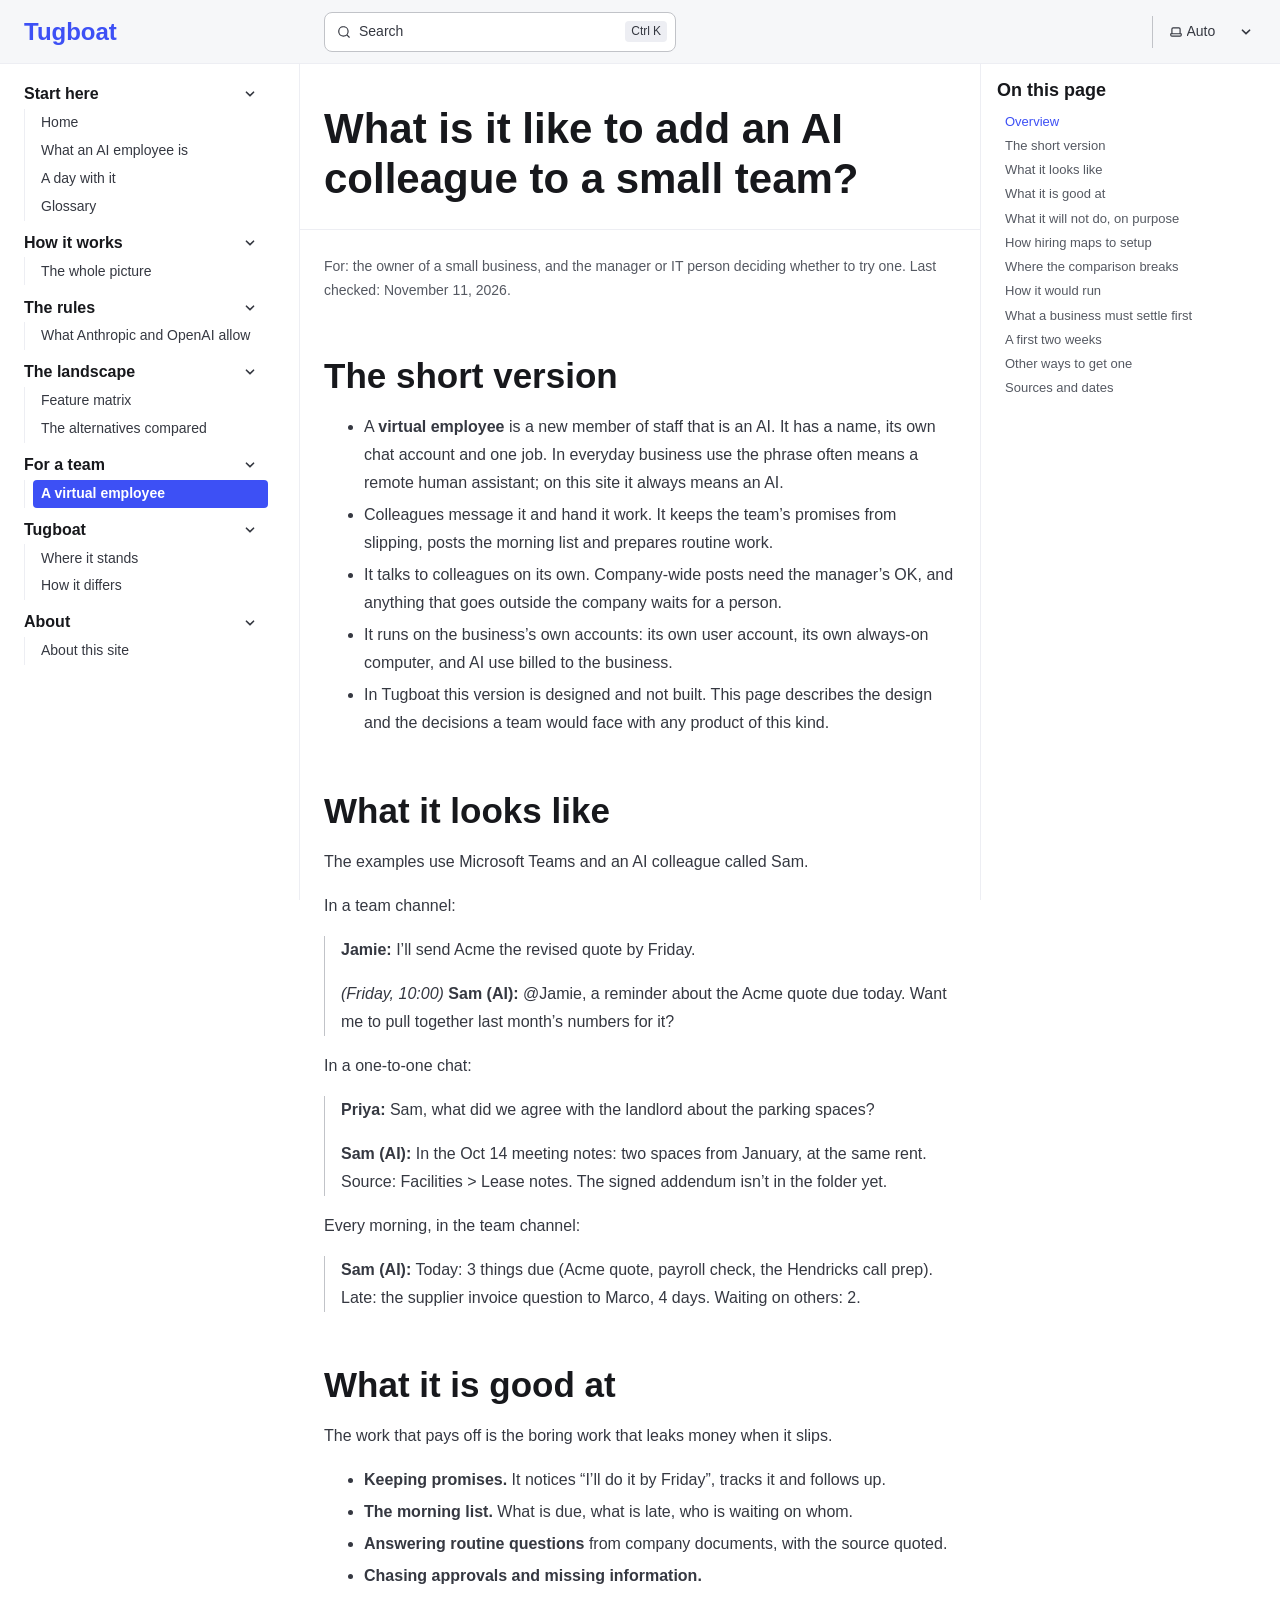
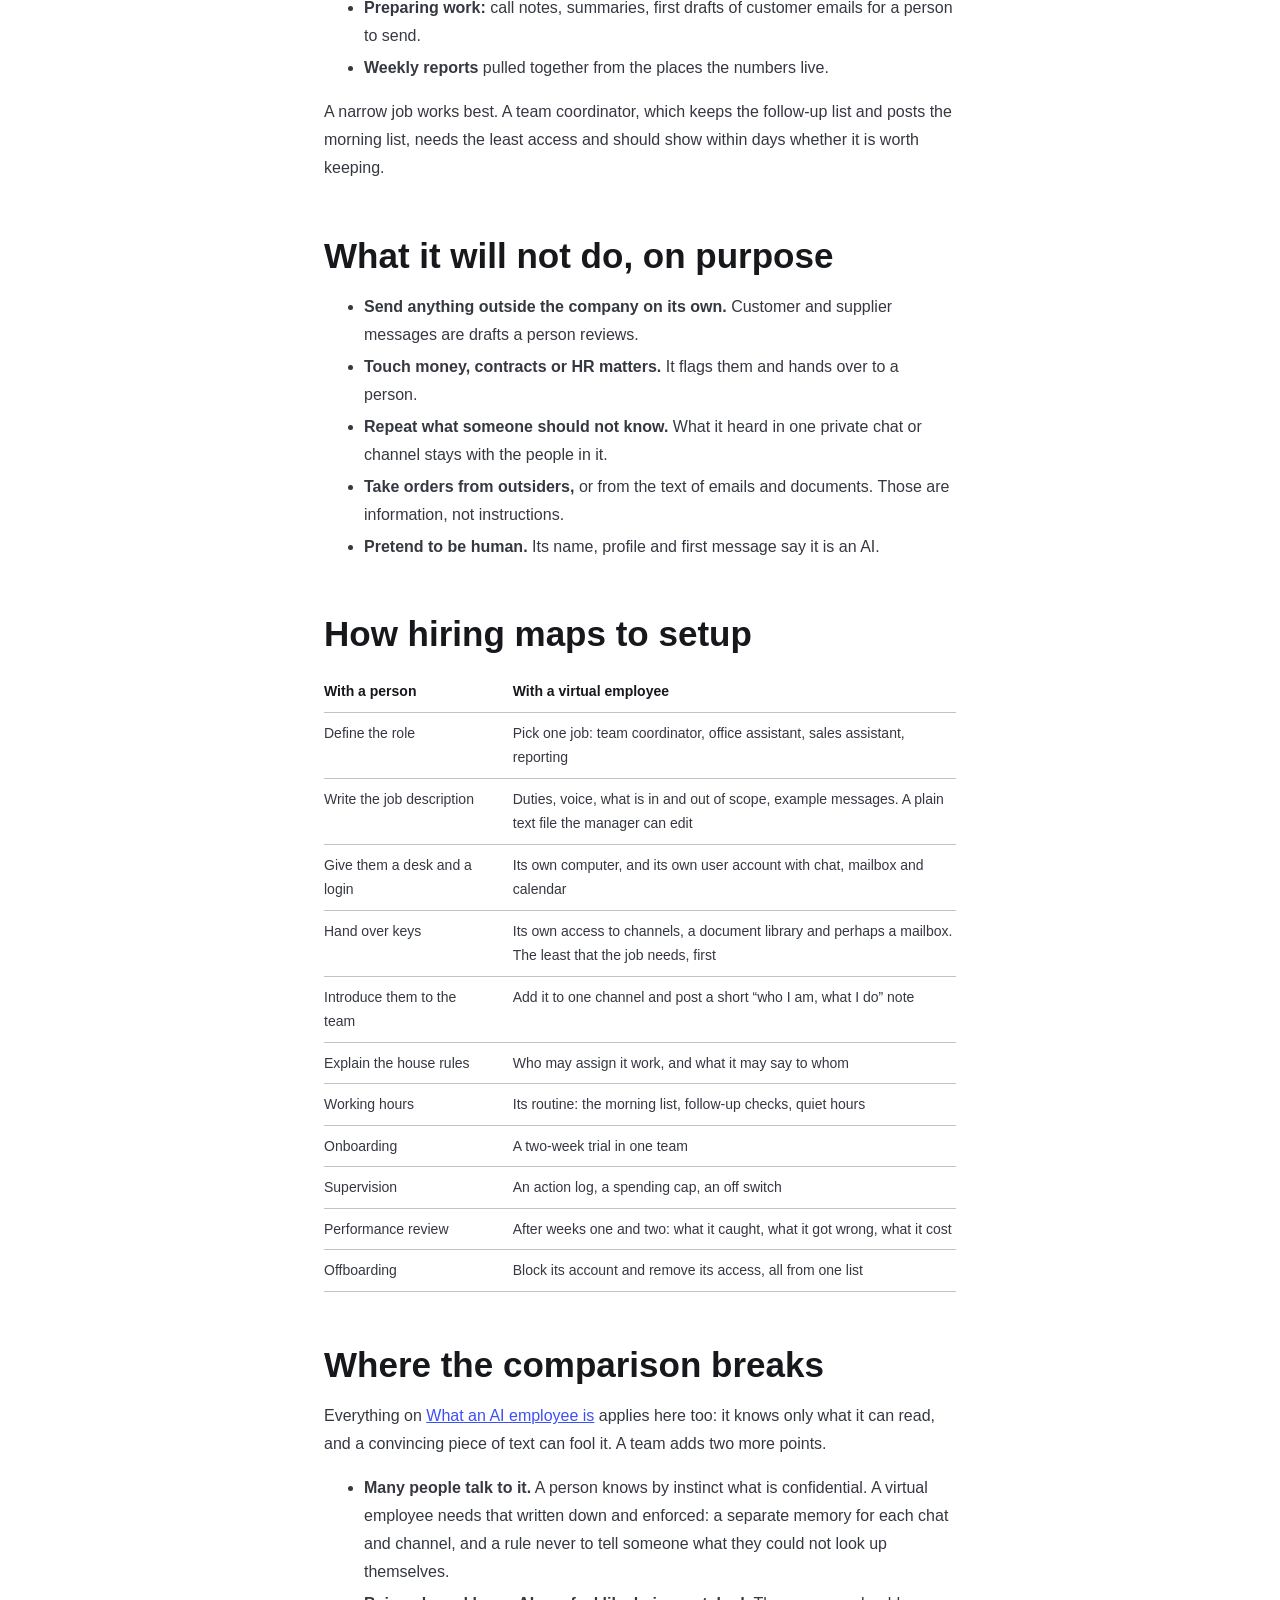
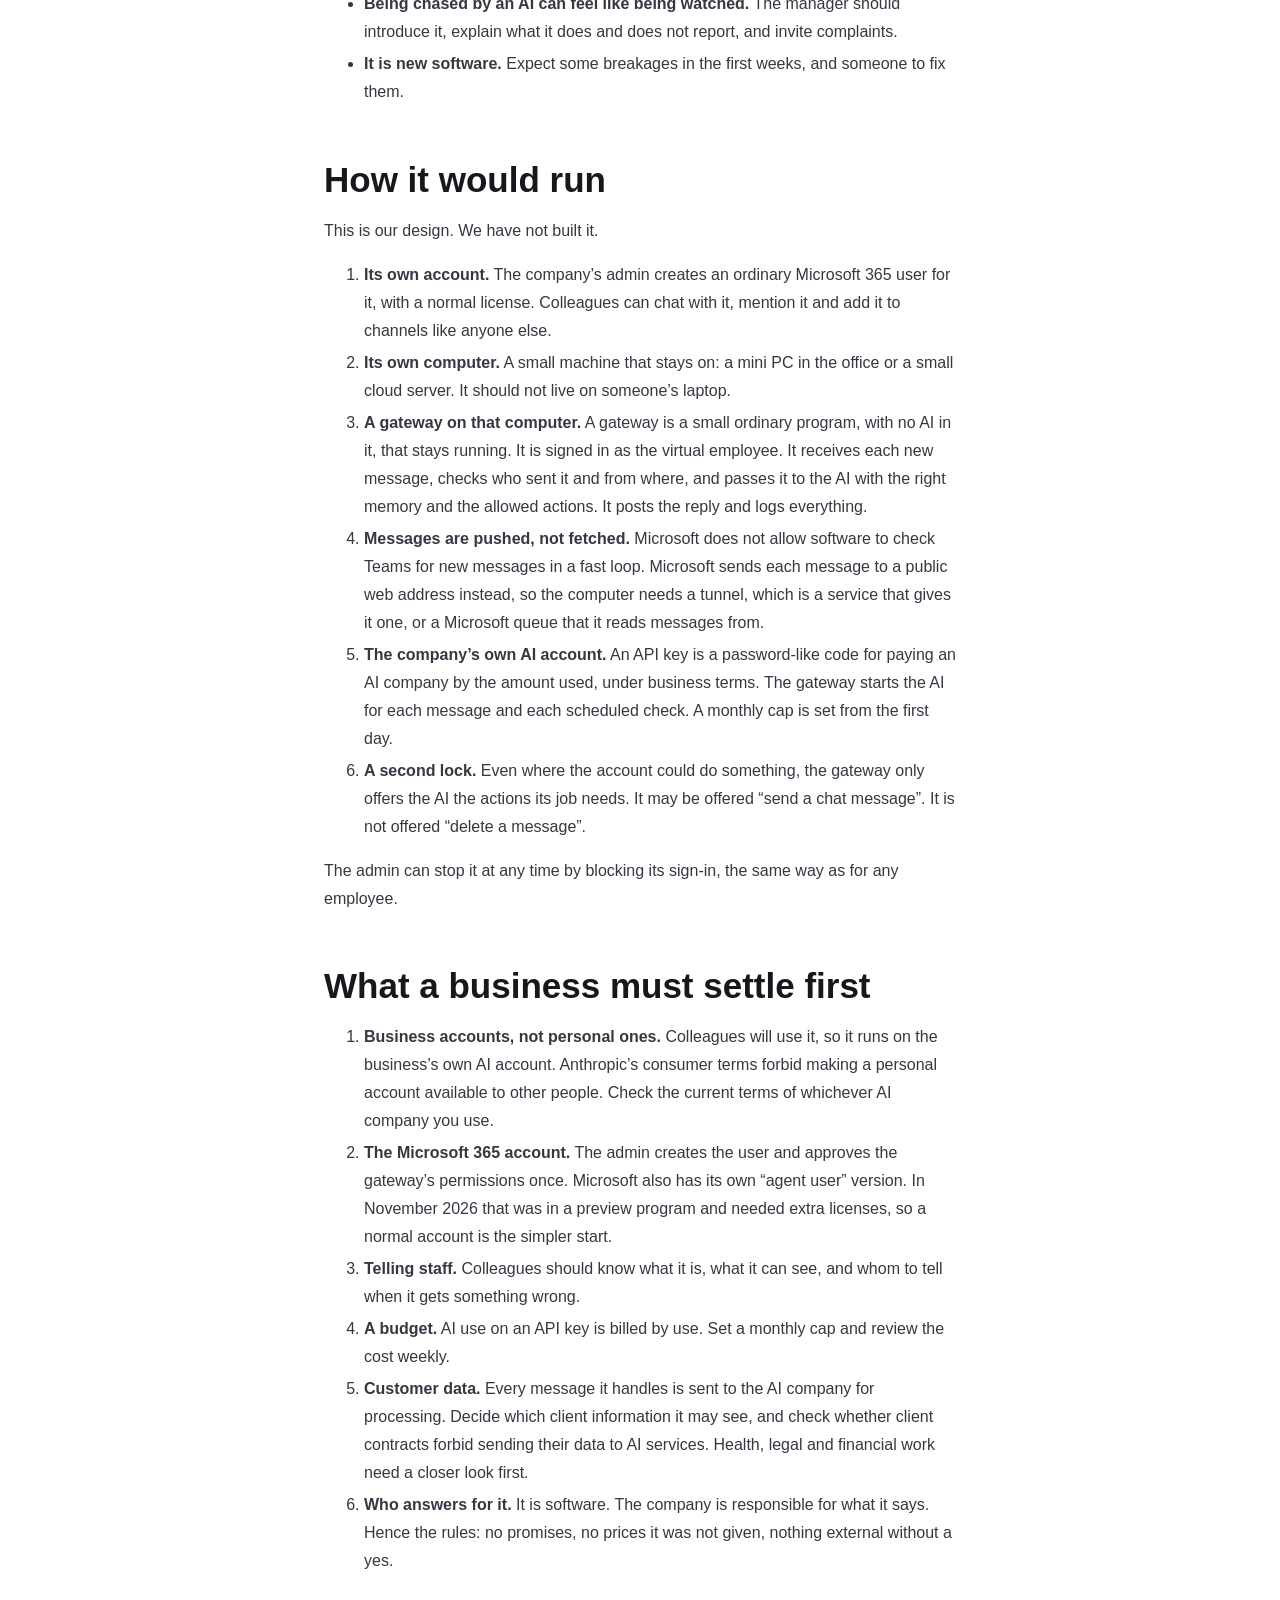
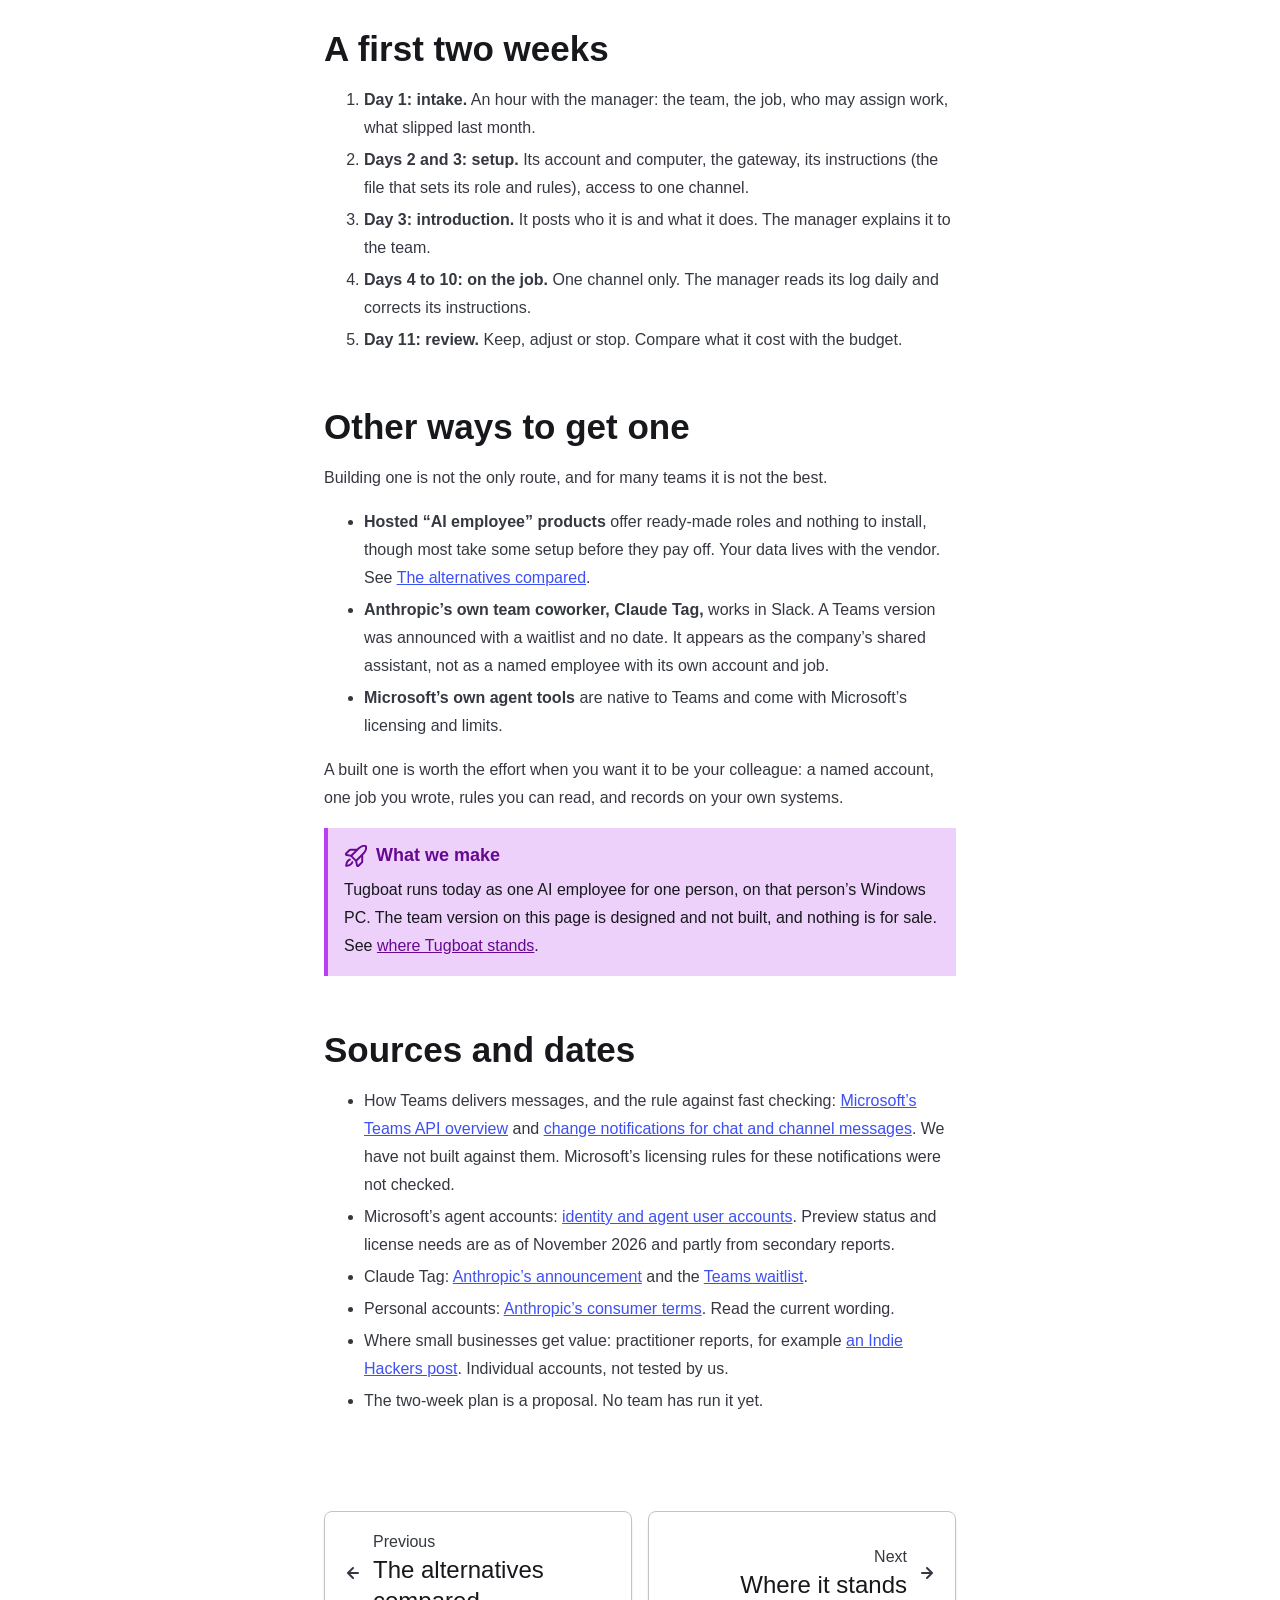
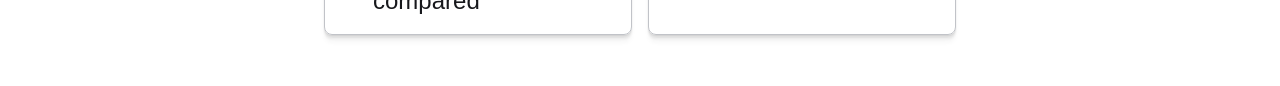
<file: guide/team/virtual-employee/index.html>
<!DOCTYPE html><html lang="en" dir="ltr" data-theme="dark" data-has-toc data-has-sidebar class="astro-4q24oeqg"><head><meta charset="utf-8"/><meta name="viewport" content="width=device-width, initial-scale=1"/><title>What is it like to add an AI colleague to a small team? | Tugboat</title><link rel="canonical" href="https://tugboat.bot/guide/team/virtual-employee/"/><link rel="sitemap" href="/guide/sitemap-index.xml"/><script defer src="https://static.cloudflareinsights.com/beacon.min.js" data-cf-beacon="{&quot;token&quot;: &quot;ef85ecb2f5f54a8eaa55469e5325b684&quot;}"></script><script>// Copied from tugboat.bot/index.html, Nov 19. The page path (/guide/...) tells guide visits apart.
// Visit counter: one row per page view in the Google Form "Tugboat visits" (Sheet of the same name).
// Sends the page, where the visitor came from, phone or computer, and a random number kept in this browser.
// No cookies, no IP address, nothing personal. Skipped for robots (see below).
;(() => {
	if (navigator.webdriver || /bot|crawl|spider|slurp|inspectiontool|lighthouse|headless|preview/i.test(navigator.userAgent)) return
	let visitor = ''
	try { visitor = localStorage.getItem('tb-v') || ''; if (!visitor) { visitor = Math.random().toString(36).slice(2, 12); localStorage.setItem('tb-v', visitor) } } catch {}
	const q = new URLSearchParams(location.search)
	let source = q.get('utm_source') || q.get('ref') || q.get('from') || ''
	if (!source && document.referrer) { try { const h = new URL(document.referrer).hostname.replace(/^www\./, ''); if (h !== location.hostname) source = h } catch {} }
	const d = new FormData()
	d.append('entry.1834262139', location.pathname || '/')
	d.append('entry.1310039105', source || 'direct')
	d.append('entry.1872699160', visitor || 'unknown')
	d.append('entry.765420817', matchMedia('(max-width: 760px)').matches ? 'phone' : 'computer')
	// Count the visit only once a person does something (scroll, mouse, touch, key). Link checkers and
	// previewers load the page and run it, but never do these, so they are not counted.
	const events = ['scroll', 'pointermove', 'pointerdown', 'touchstart', 'keydown']
	const send = () => {
		events.forEach(e => removeEventListener(e, send, true))
		try { fetch('https://docs.google.com/forms/d/e/1FAIpQLSfNrJhDmcocQgchXlww7f_4qbJp6adWWpwGg-5LMCxfqk2dkA/formResponse', { method: 'POST', mode: 'no-cors', body: d, keepalive: true }) } catch {}
	}
	events.forEach(e => addEventListener(e, send, { capture: true, passive: true }))
})()
</script><link rel="shortcut icon" href="/guide/favicon.svg" type="image/svg+xml"/><meta name="generator" content="Astro v7.4.8"/><meta name="generator" content="Starlight v0.42.10"/><meta property="og:title" content="What is it like to add an AI colleague to a small team?"/><meta property="og:type" content="article"/><meta property="og:url" content="https://tugboat.bot/guide/team/virtual-employee/"/><meta property="og:locale" content="en"/><meta property="og:description" content="What a virtual employee does in a team's chat, what it will not do, how it would run, and what the team must decide first."/><meta property="og:site_name" content="Tugboat"/><meta name="twitter:card" content="summary_large_image"/><meta name="description" content="What a virtual employee does in a team's chat, what it will not do, how it would run, and what the team must decide first."/><script>
	window.StarlightThemeProvider = (() => {
		const storedTheme =
			typeof localStorage !== 'undefined' && localStorage.getItem('starlight-theme');
		const theme =
			storedTheme ||
			(window.matchMedia('(prefers-color-scheme: light)').matches ? 'light' : 'dark');
		document.documentElement.dataset.theme = theme === 'light' ? 'light' : 'dark';
		return {
			updatePickers(theme = storedTheme || 'auto') {
				document.querySelectorAll('starlight-theme-select').forEach((picker) => {
					const select = picker.querySelector('select');
					if (select) select.value = theme;
					/** @type {HTMLTemplateElement | null} */
					const tmpl = document.querySelector(`#theme-icons`);
					const newIcon = tmpl && tmpl.content.querySelector('.' + theme);
					if (newIcon) {
						const oldIcon = picker.querySelector('svg.label-icon');
						if (oldIcon) {
							oldIcon.replaceChildren(...newIcon.cloneNode(true).childNodes);
						}
					}
				});
			},
		};
	})();
</script><template id="theme-icons"><svg aria-hidden="true" class="light astro-7xg36bbx" width="16" height="16" viewBox="0 0 24 24" fill="currentColor" style="--sl-icon-size: 1em;"><path d="M5 12a1 1 0 0 0-1-1H3a1 1 0 0 0 0 2h1a1 1 0 0 0 1-1Zm.64 5-.71.71a1 1 0 0 0 0 1.41 1 1 0 0 0 1.41 0l.71-.71A1 1 0 0 0 5.64 17ZM12 5a1 1 0 0 0 1-1V3a1 1 0 0 0-2 0v1a1 1 0 0 0 1 1Zm5.66 2.34a1 1 0 0 0 .7-.29l.71-.71a1 1 0 1 0-1.41-1.41l-.66.71a1 1 0 0 0 0 1.41 1 1 0 0 0 .66.29Zm-12-.29a1 1 0 0 0 1.41 0 1 1 0 0 0 0-1.41l-.71-.71a1.004 1.004 0 1 0-1.43 1.41l.73.71ZM21 11h-1a1 1 0 0 0 0 2h1a1 1 0 0 0 0-2Zm-2.64 6A1 1 0 0 0 17 18.36l.71.71a1 1 0 0 0 1.41 0 1 1 0 0 0 0-1.41l-.76-.66ZM12 6.5a5.5 5.5 0 1 0 5.5 5.5A5.51 5.51 0 0 0 12 6.5Zm0 9a3.5 3.5 0 1 1 0-7 3.5 3.5 0 0 1 0 7Zm0 3.5a1 1 0 0 0-1 1v1a1 1 0 0 0 2 0v-1a1 1 0 0 0-1-1Z"/></svg><svg aria-hidden="true" class="dark astro-7xg36bbx" width="16" height="16" viewBox="0 0 24 24" fill="currentColor" style="--sl-icon-size: 1em;"><path d="M21.64 13a1 1 0 0 0-1.05-.14 8.049 8.049 0 0 1-3.37.73 8.15 8.15 0 0 1-8.14-8.1 8.59 8.59 0 0 1 .25-2A1 1 0 0 0 8 2.36a10.14 10.14 0 1 0 14 11.69 1 1 0 0 0-.36-1.05Zm-9.5 6.69A8.14 8.14 0 0 1 7.08 5.22v.27a10.15 10.15 0 0 0 10.14 10.14 9.784 9.784 0 0 0 2.1-.22 8.11 8.11 0 0 1-7.18 4.32v-.04Z"/></svg><svg aria-hidden="true" class="auto astro-7xg36bbx" width="16" height="16" viewBox="0 0 24 24" fill="currentColor" style="--sl-icon-size: 1em;"><path d="M21 14h-1V7a3 3 0 0 0-3-3H7a3 3 0 0 0-3 3v7H3a1 1 0 0 0-1 1v2a3 3 0 0 0 3 3h14a3 3 0 0 0 3-3v-2a1 1 0 0 0-1-1ZM6 7a1 1 0 0 1 1-1h10a1 1 0 0 1 1 1v7H6V7Zm14 10a1 1 0 0 1-1 1H5a1 1 0 0 1-1-1v-1h16v1Z"/></svg></template><link rel="stylesheet" href="/guide/_astro/print.C9eyqPGL.css" media="print"><link rel="stylesheet" href="/guide/_astro/common.EzWjjvd0.css"><style>@layer starlight.components{svg:where(.astro-7xg36bbx){color:var(--sl-icon-color);font-size:var(--sl-icon-size,1em);width:1em;height:1em;overflow:visible}}
</style><script type="module" src="/guide/_astro/page.cNngjUgL.js"></script></head><body class="astro-4q24oeqg"><a class="sl-skip-link astro-iyimsb7x" href="#_top">Skip to content</a><div class="page sl-flex astro-3iveh6q6"><header class="header astro-3iveh6q6"><div class="header astro-nnhgoztz"><div class="title-wrapper sl-flex astro-nnhgoztz"><a href="/guide/" class="site-title sl-flex astro-rlklbri6"><span class="astro-rlklbri6" translate="no">Tugboat</span></a></div><div class="sl-flex print:hidden astro-nnhgoztz"><site-search class="astro-nnhgoztz astro-cbbg2zbi" data-translations="{&quot;placeholder&quot;:&quot;Search&quot;}"><button data-open-modal disabled aria-label="Search" aria-keyshortcuts="Control+K" class="astro-cbbg2zbi"><svg aria-hidden="true" class="astro-cbbg2zbi astro-7xg36bbx" width="16" height="16" viewBox="0 0 24 24" fill="currentColor" style="--sl-icon-size: 1em;"><path d="M21.71 20.29 18 16.61A9 9 0 1 0 16.61 18l3.68 3.68a.999.999 0 0 0 1.42 0 1 1 0 0 0 0-1.39ZM11 18a7 7 0 1 1 0-14 7 7 0 0 1 0 14Z"/></svg><span class="sl-hidden md:sl-block astro-cbbg2zbi" aria-hidden="true">Search</span><kbd class="sl-hidden md:sl-flex astro-cbbg2zbi" style="display: none"><kbd class="astro-cbbg2zbi">Ctrl</kbd><kbd class="astro-cbbg2zbi">K</kbd></kbd></button><dialog style="padding: 0" aria-label="Search" class="astro-cbbg2zbi"><div class="dialog-frame sl-flex astro-cbbg2zbi"><button data-close-modal class="sl-flex md:sl-hidden astro-cbbg2zbi">Cancel</button><div class="search-container astro-cbbg2zbi"><div id="starlight__search" class="astro-cbbg2zbi"></div></div></div></dialog></site-search><script>
	(() => {
		const openBtn = document.querySelector('button[data-open-modal]');
		const shortcut = openBtn?.querySelector('kbd');
		if (!openBtn || !(shortcut instanceof HTMLElement)) return;
		const platformKey = shortcut.querySelector('kbd');
		if (platformKey && /(Mac|iPhone|iPod|iPad)/i.test(navigator.platform)) {
			platformKey.textContent = '⌘';
			openBtn.setAttribute('aria-keyshortcuts', 'Meta+K');
		}
		shortcut.style.display = '';
	})();
</script><script type="module" src="/guide/_astro/Search.astro_astro_type_script_index_0_lang.CxibuA6H.js"></script></div><div class="sl-hidden md:sl-flex print:hidden right-group astro-nnhgoztz"><div class="sl-flex social-icons astro-nnhgoztz"></div><starlight-theme-select><label style="--sl-select-width: 6.25em" class="astro-pzxqu3hi"><span class="sr-only astro-pzxqu3hi">Select theme</span><svg aria-hidden="true" class="icon label-icon astro-pzxqu3hi astro-7xg36bbx" width="16" height="16" viewBox="0 0 24 24" fill="currentColor" style="--sl-icon-size: 1em;"><path d="M21 14h-1V7a3 3 0 0 0-3-3H7a3 3 0 0 0-3 3v7H3a1 1 0 0 0-1 1v2a3 3 0 0 0 3 3h14a3 3 0 0 0 3-3v-2a1 1 0 0 0-1-1ZM6 7a1 1 0 0 1 1-1h10a1 1 0 0 1 1 1v7H6V7Zm14 10a1 1 0 0 1-1 1H5a1 1 0 0 1-1-1v-1h16v1Z"/></svg><select autocomplete="off" class="astro-pzxqu3hi"><option value="dark" class="astro-pzxqu3hi">Dark</option><option value="light" class="astro-pzxqu3hi">Light</option><option value="auto" selected class="astro-pzxqu3hi">Auto</option></select><svg aria-hidden="true" class="icon caret astro-pzxqu3hi astro-7xg36bbx" width="16" height="16" viewBox="0 0 24 24" fill="currentColor" style="--sl-icon-size: 1em;"><path d="M17 9.17a1 1 0 0 0-1.41 0L12 12.71 8.46 9.17a1 1 0 1 0-1.41 1.42l4.24 4.24a1.002 1.002 0 0 0 1.42 0L17 10.59a1.002 1.002 0 0 0 0-1.42Z"/></svg></label></starlight-theme-select><script>
	StarlightThemeProvider.updatePickers();
</script><script type="module">var e=`starlight-theme`,t=e=>e===`auto`||e===`dark`||e===`light`?e:`auto`,n=()=>t(typeof localStorage<`u`&&localStorage.getItem(e));function r(t){typeof localStorage<`u`&&localStorage.setItem(e,t===`light`||t===`dark`?t:``)}var i=()=>matchMedia(`(prefers-color-scheme: light)`).matches?`light`:`dark`;function a(e){StarlightThemeProvider.updatePickers(e),document.documentElement.dataset.theme=e===`auto`?i():e,r(e)}matchMedia(`(prefers-color-scheme: light)`).addEventListener(`change`,()=>{n()===`auto`&&a(`auto`)});var o=class extends HTMLElement{constructor(){super(),a(n()),this.querySelector(`select`)?.addEventListener(`change`,e=>{e.currentTarget instanceof HTMLSelectElement&&a(t(e.currentTarget.value))})}};customElements.define(`starlight-theme-select`,o);</script><script type="module">var e=class extends HTMLElement{constructor(){super();let e=this.querySelector(`select`);e&&(e.addEventListener(`change`,e=>{e.currentTarget instanceof HTMLSelectElement&&(window.location.pathname=e.currentTarget.value)}),window.addEventListener(`pageshow`,t=>{if(!t.persisted)return;let n=e.querySelector(`option[selected]`)?.index;n!==e.selectedIndex&&(e.selectedIndex=n??0)}))}};customElements.define(`starlight-lang-select`,e);</script></div></div></header><nav class="sidebar print:hidden astro-3iveh6q6" aria-label="Main"><button popovertarget="starlight__sidebar" class="sl-menu-button sl-flex md:sl-hidden print:hidden astro-ifn5vpvw"><svg aria-hidden="true" class="open-menu astro-ifn5vpvw astro-7xg36bbx" width="16" height="16" viewBox="0 0 24 24" fill="currentColor" style="--sl-icon-size: 1em;"><path d="M3 8h18a1 1 0 1 0 0-2H3a1 1 0 0 0 0 2Zm18 8H3a1 1 0 0 0 0 2h18a1 1 0 0 0 0-2Zm0-5H3a1 1 0 0 0 0 2h18a1 1 0 0 0 0-2Z"/></svg><svg aria-hidden="true" class="close-menu astro-ifn5vpvw astro-7xg36bbx" width="16" height="16" viewBox="0 0 24 24" fill="currentColor" style="--sl-icon-size: 1em;"><path d="m13.41 12 6.3-6.29a1.004 1.004 0 1 0-1.42-1.42L12 10.59l-6.29-6.3a1.004 1.004 0 0 0-1.42 1.42l6.3 6.29-6.3 6.29a1 1 0 0 0 0 1.42.998.998 0 0 0 1.42 0l6.29-6.3 6.29 6.3a.999.999 0 0 0 1.42 0 1 1 0 0 0 0-1.42L13.41 12Z"/></svg><span class="sr-only astro-ifn5vpvw">Menu</span></button><script type="module">var e=class extends HTMLElement{constructor(){super();let e=matchMedia(`(min-width: 50em)`),t=()=>{this.popover=e.matches?null:`auto`};t(),e.addEventListener(`change`,()=>t()),this.addEventListener(`toggle`,({newState:e})=>this.trapFocus(e===`open`))}trapFocus(e){document.querySelectorAll(`.main-frame, .sl-skip-link`).forEach(t=>{t.toggleAttribute(`inert`,e)})}};customElements.define(`sl-sidebar-pane`,e);</script><sl-sidebar-pane popover id="starlight__sidebar" class="sidebar-pane astro-3iveh6q6"><div class="sidebar-content sl-flex astro-3iveh6q6"><sl-sidebar-state-persist data-hash="0gspgz0" class="astro-j5kohbvr"><script aria-hidden="true">
		(() => {
			try {
				if (!matchMedia('(min-width: 50em)').matches) return;
				/** @type {HTMLElement | null} */
				const target = document.querySelector('sl-sidebar-state-persist');
				const state = JSON.parse(sessionStorage.getItem('sl-sidebar-state') || '0');
				if (!target || !state || target.dataset.hash !== state.hash) return;
				window._starlightScrollRestore = state.scroll;
				customElements.define(
					'sl-sidebar-restore',
					class SidebarRestore extends HTMLElement {
						connectedCallback() {
							try {
								const idx = parseInt(this.dataset.index || '');
								const details = this.closest('details');
								if (details && typeof state.open[idx] === 'boolean') details.open = state.open[idx];
							} catch {}
						}
					}
				);
			} catch {}
		})();
	</script><ul class="top-level astro-x2svowyo"><li class="astro-x2svowyo"><details open class="astro-x2svowyo"><summary class="astro-x2svowyo"><span class="group-label astro-x2svowyo"><span class="large astro-x2svowyo">Start here</span></span><svg aria-hidden="true" class="caret astro-x2svowyo astro-7xg36bbx" width="16" height="16" viewBox="0 0 24 24" fill="currentColor" style="--sl-icon-size: 1.25rem;"><path d="m14.83 11.29-4.24-4.24a1 1 0 1 0-1.42 1.41L12.71 12l-3.54 3.54a1 1 0 0 0 0 1.41 1 1 0 0 0 .71.29 1 1 0 0 0 .71-.29l4.24-4.24a1.002 1.002 0 0 0 0-1.42Z"/></svg></summary><sl-sidebar-restore data-index="0"></sl-sidebar-restore><ul class="astro-x2svowyo"><li class="astro-x2svowyo"><a href="/guide/" class="astro-x2svowyo"><span class="astro-x2svowyo">Home</span></a></li><li class="astro-x2svowyo"><a href="/guide/start/what-an-ai-employee-is/" class="astro-x2svowyo"><span class="astro-x2svowyo">What an AI employee is</span></a></li><li class="astro-x2svowyo"><a href="/guide/start/a-day-with-it/" class="astro-x2svowyo"><span class="astro-x2svowyo">A day with it</span></a></li><li class="astro-x2svowyo"><a href="/guide/start/glossary/" class="astro-x2svowyo"><span class="astro-x2svowyo">Glossary</span></a></li></ul></details></li><li class="astro-x2svowyo"><details open class="astro-x2svowyo"><summary class="astro-x2svowyo"><span class="group-label astro-x2svowyo"><span class="large astro-x2svowyo">How it works</span></span><svg aria-hidden="true" class="caret astro-x2svowyo astro-7xg36bbx" width="16" height="16" viewBox="0 0 24 24" fill="currentColor" style="--sl-icon-size: 1.25rem;"><path d="m14.83 11.29-4.24-4.24a1 1 0 1 0-1.42 1.41L12.71 12l-3.54 3.54a1 1 0 0 0 0 1.41 1 1 0 0 0 .71.29 1 1 0 0 0 .71-.29l4.24-4.24a1.002 1.002 0 0 0 0-1.42Z"/></svg></summary><sl-sidebar-restore data-index="1"></sl-sidebar-restore><ul class="astro-x2svowyo"><li class="astro-x2svowyo"><a href="/guide/how-it-works/overview/" class="astro-x2svowyo"><span class="astro-x2svowyo">The whole picture</span></a></li></ul></details></li><li class="astro-x2svowyo"><details open class="astro-x2svowyo"><summary class="astro-x2svowyo"><span class="group-label astro-x2svowyo"><span class="large astro-x2svowyo">The rules</span></span><svg aria-hidden="true" class="caret astro-x2svowyo astro-7xg36bbx" width="16" height="16" viewBox="0 0 24 24" fill="currentColor" style="--sl-icon-size: 1.25rem;"><path d="m14.83 11.29-4.24-4.24a1 1 0 1 0-1.42 1.41L12.71 12l-3.54 3.54a1 1 0 0 0 0 1.41 1 1 0 0 0 .71.29 1 1 0 0 0 .71-.29l4.24-4.24a1.002 1.002 0 0 0 0-1.42Z"/></svg></summary><sl-sidebar-restore data-index="2"></sl-sidebar-restore><ul class="astro-x2svowyo"><li class="astro-x2svowyo"><a href="/guide/rules/what-anthropic-and-openai-allow/" class="astro-x2svowyo"><span class="astro-x2svowyo">What Anthropic and OpenAI allow</span></a></li></ul></details></li><li class="astro-x2svowyo"><details open class="astro-x2svowyo"><summary class="astro-x2svowyo"><span class="group-label astro-x2svowyo"><span class="large astro-x2svowyo">The landscape</span></span><svg aria-hidden="true" class="caret astro-x2svowyo astro-7xg36bbx" width="16" height="16" viewBox="0 0 24 24" fill="currentColor" style="--sl-icon-size: 1.25rem;"><path d="m14.83 11.29-4.24-4.24a1 1 0 1 0-1.42 1.41L12.71 12l-3.54 3.54a1 1 0 0 0 0 1.41 1 1 0 0 0 .71.29 1 1 0 0 0 .71-.29l4.24-4.24a1.002 1.002 0 0 0 0-1.42Z"/></svg></summary><sl-sidebar-restore data-index="3"></sl-sidebar-restore><ul class="astro-x2svowyo"><li class="astro-x2svowyo"><a href="/guide/landscape/feature-matrix/" class="astro-x2svowyo"><span class="astro-x2svowyo">Feature matrix</span></a></li><li class="astro-x2svowyo"><a href="/guide/landscape/alternatives-compared/" class="astro-x2svowyo"><span class="astro-x2svowyo">The alternatives compared</span></a></li></ul></details></li><li class="astro-x2svowyo"><details open class="astro-x2svowyo"><summary class="astro-x2svowyo"><span class="group-label astro-x2svowyo"><span class="large astro-x2svowyo">For a team</span></span><svg aria-hidden="true" class="caret astro-x2svowyo astro-7xg36bbx" width="16" height="16" viewBox="0 0 24 24" fill="currentColor" style="--sl-icon-size: 1.25rem;"><path d="m14.83 11.29-4.24-4.24a1 1 0 1 0-1.42 1.41L12.71 12l-3.54 3.54a1 1 0 0 0 0 1.41 1 1 0 0 0 .71.29 1 1 0 0 0 .71-.29l4.24-4.24a1.002 1.002 0 0 0 0-1.42Z"/></svg></summary><sl-sidebar-restore data-index="4"></sl-sidebar-restore><ul class="astro-x2svowyo"><li class="astro-x2svowyo"><a href="/guide/team/virtual-employee/" aria-current="page" class="astro-x2svowyo"><span class="astro-x2svowyo">A virtual employee</span></a></li></ul></details></li><li class="astro-x2svowyo"><details open class="astro-x2svowyo"><summary class="astro-x2svowyo"><span class="group-label astro-x2svowyo"><span class="large astro-x2svowyo">Tugboat</span></span><svg aria-hidden="true" class="caret astro-x2svowyo astro-7xg36bbx" width="16" height="16" viewBox="0 0 24 24" fill="currentColor" style="--sl-icon-size: 1.25rem;"><path d="m14.83 11.29-4.24-4.24a1 1 0 1 0-1.42 1.41L12.71 12l-3.54 3.54a1 1 0 0 0 0 1.41 1 1 0 0 0 .71.29 1 1 0 0 0 .71-.29l4.24-4.24a1.002 1.002 0 0 0 0-1.42Z"/></svg></summary><sl-sidebar-restore data-index="5"></sl-sidebar-restore><ul class="astro-x2svowyo"><li class="astro-x2svowyo"><a href="/guide/kit/where-it-stands/" class="astro-x2svowyo"><span class="astro-x2svowyo">Where it stands</span></a></li><li class="astro-x2svowyo"><a href="/guide/kit/how-it-differs/" class="astro-x2svowyo"><span class="astro-x2svowyo">How it differs</span></a></li></ul></details></li><li class="astro-x2svowyo"><details open class="astro-x2svowyo"><summary class="astro-x2svowyo"><span class="group-label astro-x2svowyo"><span class="large astro-x2svowyo">About</span></span><svg aria-hidden="true" class="caret astro-x2svowyo astro-7xg36bbx" width="16" height="16" viewBox="0 0 24 24" fill="currentColor" style="--sl-icon-size: 1.25rem;"><path d="m14.83 11.29-4.24-4.24a1 1 0 1 0-1.42 1.41L12.71 12l-3.54 3.54a1 1 0 0 0 0 1.41 1 1 0 0 0 .71.29 1 1 0 0 0 .71-.29l4.24-4.24a1.002 1.002 0 0 0 0-1.42Z"/></svg></summary><sl-sidebar-restore data-index="6"></sl-sidebar-restore><ul class="astro-x2svowyo"><li class="astro-x2svowyo"><a href="/guide/about/" class="astro-x2svowyo"><span class="astro-x2svowyo">About this site</span></a></li></ul></details></li></ul><script aria-hidden="true">
		(() => {
			const scroller = document.getElementById('starlight__sidebar');
			if (!window._starlightScrollRestore || !scroller) return;
			scroller.scrollTop = window._starlightScrollRestore;
			delete window._starlightScrollRestore;
		})();
	</script></sl-sidebar-state-persist><div class="md:sl-hidden"><div class="mobile-preferences sl-flex astro-sjzqdm46"><div class="social-icons astro-sjzqdm46"></div><starlight-theme-select><label style="--sl-select-width: 6.25em" class="astro-pzxqu3hi"><span class="sr-only astro-pzxqu3hi">Select theme</span><svg aria-hidden="true" class="icon label-icon astro-pzxqu3hi astro-7xg36bbx" width="16" height="16" viewBox="0 0 24 24" fill="currentColor" style="--sl-icon-size: 1em;"><path d="M21 14h-1V7a3 3 0 0 0-3-3H7a3 3 0 0 0-3 3v7H3a1 1 0 0 0-1 1v2a3 3 0 0 0 3 3h14a3 3 0 0 0 3-3v-2a1 1 0 0 0-1-1ZM6 7a1 1 0 0 1 1-1h10a1 1 0 0 1 1 1v7H6V7Zm14 10a1 1 0 0 1-1 1H5a1 1 0 0 1-1-1v-1h16v1Z"/></svg><select autocomplete="off" class="astro-pzxqu3hi"><option value="dark" class="astro-pzxqu3hi">Dark</option><option value="light" class="astro-pzxqu3hi">Light</option><option value="auto" selected class="astro-pzxqu3hi">Auto</option></select><svg aria-hidden="true" class="icon caret astro-pzxqu3hi astro-7xg36bbx" width="16" height="16" viewBox="0 0 24 24" fill="currentColor" style="--sl-icon-size: 1em;"><path d="M17 9.17a1 1 0 0 0-1.41 0L12 12.71 8.46 9.17a1 1 0 1 0-1.41 1.42l4.24 4.24a1.002 1.002 0 0 0 1.42 0L17 10.59a1.002 1.002 0 0 0 0-1.42Z"/></svg></label></starlight-theme-select><script>
	StarlightThemeProvider.updatePickers();
</script></div></div></div></sl-sidebar-pane></nav><div class="main-frame astro-3iveh6q6"><script type="module">var e=document.getElementById(`starlight__sidebar`),t=e?.querySelector(`sl-sidebar-state-persist`),n=`sl-sidebar-state`,r=()=>{let r=[],i=t?.dataset.hash||``;try{let e=sessionStorage.getItem(n),t=JSON.parse(e||`{}`);Array.isArray(t.open)&&t.hash===i&&(r=t.open)}catch{}return{hash:i,open:r,scroll:e?.scrollTop||0}},i=e=>{try{sessionStorage.setItem(n,JSON.stringify(e))}catch{}},a=()=>i(r()),o=(e,t)=>{let n=r();n.open[t]=e,i(n)};t?.addEventListener(`click`,e=>{if(!(e.target instanceof Element))return;let t=e.target.closest(`summary`)?.closest(`details`);if(!t)return;let n=t.querySelector(`sl-sidebar-restore`),r=parseInt(n?.dataset.index||``);isNaN(r)||o(!t.open,r)}),addEventListener(`visibilitychange`,()=>{document.visibilityState===`hidden`&&a()});</script><div class="lg:sl-flex astro-p5c6cwav"><aside class="right-sidebar-container print:hidden astro-p5c6cwav"><div class="right-sidebar astro-p5c6cwav"><div class="lg:sl-hidden astro-thdbd4ik"><mobile-starlight-toc data-min-h="2" data-max-h="3" class="astro-kyvcurwk"><nav aria-labelledby="starlight__on-this-page--mobile" class="astro-kyvcurwk"><details id="starlight__mobile-toc" class="astro-kyvcurwk"><summary id="starlight__on-this-page--mobile" class="sl-flex astro-kyvcurwk"><span class="toggle sl-flex astro-kyvcurwk">On this page<svg aria-hidden="true" class="caret astro-kyvcurwk astro-7xg36bbx" width="16" height="16" viewBox="0 0 24 24" fill="currentColor" style="--sl-icon-size: 1rem;"><path d="m14.83 11.29-4.24-4.24a1 1 0 1 0-1.42 1.41L12.71 12l-3.54 3.54a1 1 0 0 0 0 1.41 1 1 0 0 0 .71.29 1 1 0 0 0 .71-.29l4.24-4.24a1.002 1.002 0 0 0 0-1.42Z"/></svg></span><span class="display-current astro-kyvcurwk"></span></summary><div class="dropdown astro-kyvcurwk"><ul class="isMobile astro-2cyigr5x" style="--depth: 0;"><li style="--depth: 0;" class="astro-2cyigr5x"><a href="#_top" style="--depth: 0;" class="astro-2cyigr5x"><span style="--depth: 0;" class="astro-2cyigr5x">Overview</span></a></li><li style="--depth: 0;" class="astro-2cyigr5x"><a href="#the-short-version" style="--depth: 0;" class="astro-2cyigr5x"><span style="--depth: 0;" class="astro-2cyigr5x">The short version</span></a></li><li style="--depth: 0;" class="astro-2cyigr5x"><a href="#what-it-looks-like" style="--depth: 0;" class="astro-2cyigr5x"><span style="--depth: 0;" class="astro-2cyigr5x">What it looks like</span></a></li><li style="--depth: 0;" class="astro-2cyigr5x"><a href="#what-it-is-good-at" style="--depth: 0;" class="astro-2cyigr5x"><span style="--depth: 0;" class="astro-2cyigr5x">What it is good at</span></a></li><li style="--depth: 0;" class="astro-2cyigr5x"><a href="#what-it-will-not-do-on-purpose" style="--depth: 0;" class="astro-2cyigr5x"><span style="--depth: 0;" class="astro-2cyigr5x">What it will not do, on purpose</span></a></li><li style="--depth: 0;" class="astro-2cyigr5x"><a href="#how-hiring-maps-to-setup" style="--depth: 0;" class="astro-2cyigr5x"><span style="--depth: 0;" class="astro-2cyigr5x">How hiring maps to setup</span></a></li><li style="--depth: 0;" class="astro-2cyigr5x"><a href="#where-the-comparison-breaks" style="--depth: 0;" class="astro-2cyigr5x"><span style="--depth: 0;" class="astro-2cyigr5x">Where the comparison breaks</span></a></li><li style="--depth: 0;" class="astro-2cyigr5x"><a href="#how-it-would-run" style="--depth: 0;" class="astro-2cyigr5x"><span style="--depth: 0;" class="astro-2cyigr5x">How it would run</span></a></li><li style="--depth: 0;" class="astro-2cyigr5x"><a href="#what-a-business-must-settle-first" style="--depth: 0;" class="astro-2cyigr5x"><span style="--depth: 0;" class="astro-2cyigr5x">What a business must settle first</span></a></li><li style="--depth: 0;" class="astro-2cyigr5x"><a href="#a-first-two-weeks" style="--depth: 0;" class="astro-2cyigr5x"><span style="--depth: 0;" class="astro-2cyigr5x">A first two weeks</span></a></li><li style="--depth: 0;" class="astro-2cyigr5x"><a href="#other-ways-to-get-one" style="--depth: 0;" class="astro-2cyigr5x"><span style="--depth: 0;" class="astro-2cyigr5x">Other ways to get one</span></a></li><li style="--depth: 0;" class="astro-2cyigr5x"><a href="#sources-and-dates" style="--depth: 0;" class="astro-2cyigr5x"><span style="--depth: 0;" class="astro-2cyigr5x">Sources and dates</span></a></li></ul></div></details></nav></mobile-starlight-toc><script type="module" src="/guide/_astro/MobileTableOfContents.astro_astro_type_script_index_0_lang.C3fM4Kra.js"></script></div><div class="right-sidebar-panel sl-hidden lg:sl-block astro-thdbd4ik"><div class="sl-container astro-thdbd4ik"><starlight-toc data-min-h="2" data-max-h="3"><nav aria-labelledby="starlight__on-this-page"><h2 id="starlight__on-this-page">On this page</h2><ul class="astro-2cyigr5x" style="--depth: 0;"><li style="--depth: 0;" class="astro-2cyigr5x"><a href="#_top" style="--depth: 0;" class="astro-2cyigr5x"><span style="--depth: 0;" class="astro-2cyigr5x">Overview</span></a></li><li style="--depth: 0;" class="astro-2cyigr5x"><a href="#the-short-version" style="--depth: 0;" class="astro-2cyigr5x"><span style="--depth: 0;" class="astro-2cyigr5x">The short version</span></a></li><li style="--depth: 0;" class="astro-2cyigr5x"><a href="#what-it-looks-like" style="--depth: 0;" class="astro-2cyigr5x"><span style="--depth: 0;" class="astro-2cyigr5x">What it looks like</span></a></li><li style="--depth: 0;" class="astro-2cyigr5x"><a href="#what-it-is-good-at" style="--depth: 0;" class="astro-2cyigr5x"><span style="--depth: 0;" class="astro-2cyigr5x">What it is good at</span></a></li><li style="--depth: 0;" class="astro-2cyigr5x"><a href="#what-it-will-not-do-on-purpose" style="--depth: 0;" class="astro-2cyigr5x"><span style="--depth: 0;" class="astro-2cyigr5x">What it will not do, on purpose</span></a></li><li style="--depth: 0;" class="astro-2cyigr5x"><a href="#how-hiring-maps-to-setup" style="--depth: 0;" class="astro-2cyigr5x"><span style="--depth: 0;" class="astro-2cyigr5x">How hiring maps to setup</span></a></li><li style="--depth: 0;" class="astro-2cyigr5x"><a href="#where-the-comparison-breaks" style="--depth: 0;" class="astro-2cyigr5x"><span style="--depth: 0;" class="astro-2cyigr5x">Where the comparison breaks</span></a></li><li style="--depth: 0;" class="astro-2cyigr5x"><a href="#how-it-would-run" style="--depth: 0;" class="astro-2cyigr5x"><span style="--depth: 0;" class="astro-2cyigr5x">How it would run</span></a></li><li style="--depth: 0;" class="astro-2cyigr5x"><a href="#what-a-business-must-settle-first" style="--depth: 0;" class="astro-2cyigr5x"><span style="--depth: 0;" class="astro-2cyigr5x">What a business must settle first</span></a></li><li style="--depth: 0;" class="astro-2cyigr5x"><a href="#a-first-two-weeks" style="--depth: 0;" class="astro-2cyigr5x"><span style="--depth: 0;" class="astro-2cyigr5x">A first two weeks</span></a></li><li style="--depth: 0;" class="astro-2cyigr5x"><a href="#other-ways-to-get-one" style="--depth: 0;" class="astro-2cyigr5x"><span style="--depth: 0;" class="astro-2cyigr5x">Other ways to get one</span></a></li><li style="--depth: 0;" class="astro-2cyigr5x"><a href="#sources-and-dates" style="--depth: 0;" class="astro-2cyigr5x"><span style="--depth: 0;" class="astro-2cyigr5x">Sources and dates</span></a></li></ul></nav></starlight-toc><script type="module" src="/guide/_astro/TableOfContents.astro_astro_type_script_index_0_lang.BpJaGz7G.js"></script></div></div></div></aside><div class="main-pane astro-p5c6cwav"><main data-pagefind-body class="astro-4q24oeqg" lang="en" dir="ltr"><div class="content-panel astro-tqo54wpp"><div class="sl-container astro-tqo54wpp"><h1 id="_top" class="astro-55yxcy4k">What is it like to add an AI colleague to a small team?</h1></div></div><div class="content-panel astro-tqo54wpp"><div class="sl-container astro-tqo54wpp"><div class="sl-markdown-content"><p class="meta">For: the owner of a small business, and the manager or IT person deciding whether to try one. Last checked: November 11, 2026.</p>
<div class="sl-heading-wrapper level-h2"><h2 id="the-short-version">The short version</h2><a class="sl-anchor-link" href="#the-short-version"><span aria-hidden="true" class="sl-anchor-icon"><svg width="16" height="16" viewBox="0 0 24 24" fill="currentColor"><path d="m12.11 15.39-3.88 3.88a2.52 2.52 0 0 1-3.5 0 2.47 2.47 0 0 1 0-3.5l3.88-3.88a1 1 0 1 0-1.42-1.42l-3.88 3.89a4.48 4.48 0 0 0 6.33 6.33l3.89-3.88a1 1 0 0 0-1.42-1.42m8.58-12.08a4.49 4.49 0 0 0-6.33 0l-3.89 3.88a1 1 0 1 0 1.42 1.42l3.88-3.88a2.52 2.52 0 0 1 3.5 0 2.47 2.47 0 0 1 0 3.5l-3.88 3.88a1 1 0 0 0 0 1.42 1 1 0 0 0 1.42 0l3.88-3.89a4.49 4.49 0 0 0 0-6.33M8.83 15.17a1 1 0 0 0 .71.29 1 1 0 0 0 .71-.29l4.92-4.92a1 1 0 1 0-1.42-1.42l-4.92 4.92a1 1 0 0 0 0 1.42"></path></svg></span><span class="sr-only" data-pagefind-ignore>Section titled “The short version”</span></a></div>
<ul>
<li>A <strong>virtual employee</strong> is a new member of staff that is an AI. It has a name, its own chat account and one job. In everyday business use the phrase often means a remote human assistant; on this site it always means an AI.</li>
<li>Colleagues message it and hand it work. It keeps the team’s promises from slipping, posts the morning list and prepares routine work.</li>
<li>It talks to colleagues on its own. Company-wide posts need the manager’s OK, and anything that goes outside the company waits for a person.</li>
<li>It runs on the business’s own accounts: its own user account, its own always-on computer, and AI use billed to the business.</li>
<li>In Tugboat this version is designed and not built. This page describes the design and the decisions a team would face with any product of this kind.</li>
</ul>
<div class="sl-heading-wrapper level-h2"><h2 id="what-it-looks-like">What it looks like</h2><a class="sl-anchor-link" href="#what-it-looks-like"><span aria-hidden="true" class="sl-anchor-icon"><svg width="16" height="16" viewBox="0 0 24 24" fill="currentColor"><path d="m12.11 15.39-3.88 3.88a2.52 2.52 0 0 1-3.5 0 2.47 2.47 0 0 1 0-3.5l3.88-3.88a1 1 0 1 0-1.42-1.42l-3.88 3.89a4.48 4.48 0 0 0 6.33 6.33l3.89-3.88a1 1 0 0 0-1.42-1.42m8.58-12.08a4.49 4.49 0 0 0-6.33 0l-3.89 3.88a1 1 0 1 0 1.42 1.42l3.88-3.88a2.52 2.52 0 0 1 3.5 0 2.47 2.47 0 0 1 0 3.5l-3.88 3.88a1 1 0 0 0 0 1.42 1 1 0 0 0 1.42 0l3.88-3.89a4.49 4.49 0 0 0 0-6.33M8.83 15.17a1 1 0 0 0 .71.29 1 1 0 0 0 .71-.29l4.92-4.92a1 1 0 1 0-1.42-1.42l-4.92 4.92a1 1 0 0 0 0 1.42"></path></svg></span><span class="sr-only" data-pagefind-ignore>Section titled “What it looks like”</span></a></div>
<p>The examples use Microsoft Teams and an AI colleague called Sam.</p>
<p>In a team channel:</p>
<blockquote>
<p><strong>Jamie:</strong> I’ll send Acme the revised quote by Friday.</p>
<p><em>(Friday, 10:00)</em> <strong>Sam (AI):</strong> @Jamie, a reminder about the Acme quote due today. Want me to pull together last month’s numbers for it?</p>
</blockquote>
<p>In a one-to-one chat:</p>
<blockquote>
<p><strong>Priya:</strong> Sam, what did we agree with the landlord about the parking spaces?</p>
<p><strong>Sam (AI):</strong> In the Oct 14 meeting notes: two spaces from January, at the same rent. Source: Facilities &gt; Lease notes. The signed addendum isn’t in the folder yet.</p>
</blockquote>
<p>Every morning, in the team channel:</p>
<blockquote>
<p><strong>Sam (AI):</strong> Today: 3 things due (Acme quote, payroll check, the Hendricks call prep). Late: the supplier invoice question to Marco, 4 days. Waiting on others: 2.</p>
</blockquote>
<div class="sl-heading-wrapper level-h2"><h2 id="what-it-is-good-at">What it is good at</h2><a class="sl-anchor-link" href="#what-it-is-good-at"><span aria-hidden="true" class="sl-anchor-icon"><svg width="16" height="16" viewBox="0 0 24 24" fill="currentColor"><path d="m12.11 15.39-3.88 3.88a2.52 2.52 0 0 1-3.5 0 2.47 2.47 0 0 1 0-3.5l3.88-3.88a1 1 0 1 0-1.42-1.42l-3.88 3.89a4.48 4.48 0 0 0 6.33 6.33l3.89-3.88a1 1 0 0 0-1.42-1.42m8.58-12.08a4.49 4.49 0 0 0-6.33 0l-3.89 3.88a1 1 0 1 0 1.42 1.42l3.88-3.88a2.52 2.52 0 0 1 3.5 0 2.47 2.47 0 0 1 0 3.5l-3.88 3.88a1 1 0 0 0 0 1.42 1 1 0 0 0 1.42 0l3.88-3.89a4.49 4.49 0 0 0 0-6.33M8.83 15.17a1 1 0 0 0 .71.29 1 1 0 0 0 .71-.29l4.92-4.92a1 1 0 1 0-1.42-1.42l-4.92 4.92a1 1 0 0 0 0 1.42"></path></svg></span><span class="sr-only" data-pagefind-ignore>Section titled “What it is good at”</span></a></div>
<p>The work that pays off is the boring work that leaks money when it slips.</p>
<ul>
<li><strong>Keeping promises.</strong> It notices “I’ll do it by Friday”, tracks it and follows up.</li>
<li><strong>The morning list.</strong> What is due, what is late, who is waiting on whom.</li>
<li><strong>Answering routine questions</strong> from company documents, with the source quoted.</li>
<li><strong>Chasing approvals and missing information.</strong></li>
<li><strong>Preparing work:</strong> call notes, summaries, first drafts of customer emails for a person to send.</li>
<li><strong>Weekly reports</strong> pulled together from the places the numbers live.</li>
</ul>
<p>A narrow job works best. A team coordinator, which keeps the follow-up list and posts the morning list, needs the least access and should show within days whether it is worth keeping.</p>
<div class="sl-heading-wrapper level-h2"><h2 id="what-it-will-not-do-on-purpose">What it will not do, on purpose</h2><a class="sl-anchor-link" href="#what-it-will-not-do-on-purpose"><span aria-hidden="true" class="sl-anchor-icon"><svg width="16" height="16" viewBox="0 0 24 24" fill="currentColor"><path d="m12.11 15.39-3.88 3.88a2.52 2.52 0 0 1-3.5 0 2.47 2.47 0 0 1 0-3.5l3.88-3.88a1 1 0 1 0-1.42-1.42l-3.88 3.89a4.48 4.48 0 0 0 6.33 6.33l3.89-3.88a1 1 0 0 0-1.42-1.42m8.58-12.08a4.49 4.49 0 0 0-6.33 0l-3.89 3.88a1 1 0 1 0 1.42 1.42l3.88-3.88a2.52 2.52 0 0 1 3.5 0 2.47 2.47 0 0 1 0 3.5l-3.88 3.88a1 1 0 0 0 0 1.42 1 1 0 0 0 1.42 0l3.88-3.89a4.49 4.49 0 0 0 0-6.33M8.83 15.17a1 1 0 0 0 .71.29 1 1 0 0 0 .71-.29l4.92-4.92a1 1 0 1 0-1.42-1.42l-4.92 4.92a1 1 0 0 0 0 1.42"></path></svg></span><span class="sr-only" data-pagefind-ignore>Section titled “What it will not do, on purpose”</span></a></div>
<ul>
<li><strong>Send anything outside the company on its own.</strong> Customer and supplier messages are drafts a person reviews.</li>
<li><strong>Touch money, contracts or HR matters.</strong> It flags them and hands over to a person.</li>
<li><strong>Repeat what someone should not know.</strong> What it heard in one private chat or channel stays with the people in it.</li>
<li><strong>Take orders from outsiders,</strong> or from the text of emails and documents. Those are information, not instructions.</li>
<li><strong>Pretend to be human.</strong> Its name, profile and first message say it is an AI.</li>
</ul>
<div class="sl-heading-wrapper level-h2"><h2 id="how-hiring-maps-to-setup">How hiring maps to setup</h2><a class="sl-anchor-link" href="#how-hiring-maps-to-setup"><span aria-hidden="true" class="sl-anchor-icon"><svg width="16" height="16" viewBox="0 0 24 24" fill="currentColor"><path d="m12.11 15.39-3.88 3.88a2.52 2.52 0 0 1-3.5 0 2.47 2.47 0 0 1 0-3.5l3.88-3.88a1 1 0 1 0-1.42-1.42l-3.88 3.89a4.48 4.48 0 0 0 6.33 6.33l3.89-3.88a1 1 0 0 0-1.42-1.42m8.58-12.08a4.49 4.49 0 0 0-6.33 0l-3.89 3.88a1 1 0 1 0 1.42 1.42l3.88-3.88a2.52 2.52 0 0 1 3.5 0 2.47 2.47 0 0 1 0 3.5l-3.88 3.88a1 1 0 0 0 0 1.42 1 1 0 0 0 1.42 0l3.88-3.89a4.49 4.49 0 0 0 0-6.33M8.83 15.17a1 1 0 0 0 .71.29 1 1 0 0 0 .71-.29l4.92-4.92a1 1 0 1 0-1.42-1.42l-4.92 4.92a1 1 0 0 0 0 1.42"></path></svg></span><span class="sr-only" data-pagefind-ignore>Section titled “How hiring maps to setup”</span></a></div>
<table>
<thead>
<tr>
<th>With a person</th>
<th>With a virtual employee</th>
</tr>
</thead>
<tbody>
<tr>
<td>Define the role</td>
<td>Pick one job: team coordinator, office assistant, sales assistant, reporting</td>
</tr>
<tr>
<td>Write the job description</td>
<td>Duties, voice, what is in and out of scope, example messages. A plain text file the manager can edit</td>
</tr>
<tr>
<td>Give them a desk and a login</td>
<td>Its own computer, and its own user account with chat, mailbox and calendar</td>
</tr>
<tr>
<td>Hand over keys</td>
<td>Its own access to channels, a document library and perhaps a mailbox. The least that the job needs, first</td>
</tr>
<tr>
<td>Introduce them to the team</td>
<td>Add it to one channel and post a short “who I am, what I do” note</td>
</tr>
<tr>
<td>Explain the house rules</td>
<td>Who may assign it work, and what it may say to whom</td>
</tr>
<tr>
<td>Working hours</td>
<td>Its routine: the morning list, follow-up checks, quiet hours</td>
</tr>
<tr>
<td>Onboarding</td>
<td>A two-week trial in one team</td>
</tr>
<tr>
<td>Supervision</td>
<td>An action log, a spending cap, an off switch</td>
</tr>
<tr>
<td>Performance review</td>
<td>After weeks one and two: what it caught, what it got wrong, what it cost</td>
</tr>
<tr>
<td>Offboarding</td>
<td>Block its account and remove its access, all from one list</td>
</tr>
</tbody>
</table>
<div class="sl-heading-wrapper level-h2"><h2 id="where-the-comparison-breaks">Where the comparison breaks</h2><a class="sl-anchor-link" href="#where-the-comparison-breaks"><span aria-hidden="true" class="sl-anchor-icon"><svg width="16" height="16" viewBox="0 0 24 24" fill="currentColor"><path d="m12.11 15.39-3.88 3.88a2.52 2.52 0 0 1-3.5 0 2.47 2.47 0 0 1 0-3.5l3.88-3.88a1 1 0 1 0-1.42-1.42l-3.88 3.89a4.48 4.48 0 0 0 6.33 6.33l3.89-3.88a1 1 0 0 0-1.42-1.42m8.58-12.08a4.49 4.49 0 0 0-6.33 0l-3.89 3.88a1 1 0 1 0 1.42 1.42l3.88-3.88a2.52 2.52 0 0 1 3.5 0 2.47 2.47 0 0 1 0 3.5l-3.88 3.88a1 1 0 0 0 0 1.42 1 1 0 0 0 1.42 0l3.88-3.89a4.49 4.49 0 0 0 0-6.33M8.83 15.17a1 1 0 0 0 .71.29 1 1 0 0 0 .71-.29l4.92-4.92a1 1 0 1 0-1.42-1.42l-4.92 4.92a1 1 0 0 0 0 1.42"></path></svg></span><span class="sr-only" data-pagefind-ignore>Section titled “Where the comparison breaks”</span></a></div>
<p>Everything on <a href="/guide/start/what-an-ai-employee-is/">What an AI employee is</a> applies here too: it knows only what it can read, and a convincing piece of text can fool it. A team adds two more points.</p>
<ul>
<li><strong>Many people talk to it.</strong> A person knows by instinct what is confidential. A virtual employee needs that written down and enforced: a separate memory for each chat and channel, and a rule never to tell someone what they could not look up themselves.</li>
<li><strong>Being chased by an AI can feel like being watched.</strong> The manager should introduce it, explain what it does and does not report, and invite complaints.</li>
<li><strong>It is new software.</strong> Expect some breakages in the first weeks, and someone to fix them.</li>
</ul>
<div class="sl-heading-wrapper level-h2"><h2 id="how-it-would-run">How it would run</h2><a class="sl-anchor-link" href="#how-it-would-run"><span aria-hidden="true" class="sl-anchor-icon"><svg width="16" height="16" viewBox="0 0 24 24" fill="currentColor"><path d="m12.11 15.39-3.88 3.88a2.52 2.52 0 0 1-3.5 0 2.47 2.47 0 0 1 0-3.5l3.88-3.88a1 1 0 1 0-1.42-1.42l-3.88 3.89a4.48 4.48 0 0 0 6.33 6.33l3.89-3.88a1 1 0 0 0-1.42-1.42m8.58-12.08a4.49 4.49 0 0 0-6.33 0l-3.89 3.88a1 1 0 1 0 1.42 1.42l3.88-3.88a2.52 2.52 0 0 1 3.5 0 2.47 2.47 0 0 1 0 3.5l-3.88 3.88a1 1 0 0 0 0 1.42 1 1 0 0 0 1.42 0l3.88-3.89a4.49 4.49 0 0 0 0-6.33M8.83 15.17a1 1 0 0 0 .71.29 1 1 0 0 0 .71-.29l4.92-4.92a1 1 0 1 0-1.42-1.42l-4.92 4.92a1 1 0 0 0 0 1.42"></path></svg></span><span class="sr-only" data-pagefind-ignore>Section titled “How it would run”</span></a></div>
<p>This is our design. We have not built it.</p>
<ol>
<li><strong>Its own account.</strong> The company’s admin creates an ordinary Microsoft 365 user for it, with a normal license. Colleagues can chat with it, mention it and add it to channels like anyone else.</li>
<li><strong>Its own computer.</strong> A small machine that stays on: a mini PC in the office or a small cloud server. It should not live on someone’s laptop.</li>
<li><strong>A gateway on that computer.</strong> A gateway is a small ordinary program, with no AI in it, that stays running. It is signed in as the virtual employee. It receives each new message, checks who sent it and from where, and passes it to the AI with the right memory and the allowed actions. It posts the reply and logs everything.</li>
<li><strong>Messages are pushed, not fetched.</strong> Microsoft does not allow software to check Teams for new messages in a fast loop. Microsoft sends each message to a public web address instead, so the computer needs a tunnel, which is a service that gives it one, or a Microsoft queue that it reads messages from.</li>
<li><strong>The company’s own AI account.</strong> An API key is a password-like code for paying an AI company by the amount used, under business terms. The gateway starts the AI for each message and each scheduled check. A monthly cap is set from the first day.</li>
<li><strong>A second lock.</strong> Even where the account could do something, the gateway only offers the AI the actions its job needs. It may be offered “send a chat message”. It is not offered “delete a message”.</li>
</ol>
<p>The admin can stop it at any time by blocking its sign-in, the same way as for any employee.</p>
<div class="sl-heading-wrapper level-h2"><h2 id="what-a-business-must-settle-first">What a business must settle first</h2><a class="sl-anchor-link" href="#what-a-business-must-settle-first"><span aria-hidden="true" class="sl-anchor-icon"><svg width="16" height="16" viewBox="0 0 24 24" fill="currentColor"><path d="m12.11 15.39-3.88 3.88a2.52 2.52 0 0 1-3.5 0 2.47 2.47 0 0 1 0-3.5l3.88-3.88a1 1 0 1 0-1.42-1.42l-3.88 3.89a4.48 4.48 0 0 0 6.33 6.33l3.89-3.88a1 1 0 0 0-1.42-1.42m8.58-12.08a4.49 4.49 0 0 0-6.33 0l-3.89 3.88a1 1 0 1 0 1.42 1.42l3.88-3.88a2.52 2.52 0 0 1 3.5 0 2.47 2.47 0 0 1 0 3.5l-3.88 3.88a1 1 0 0 0 0 1.42 1 1 0 0 0 1.42 0l3.88-3.89a4.49 4.49 0 0 0 0-6.33M8.83 15.17a1 1 0 0 0 .71.29 1 1 0 0 0 .71-.29l4.92-4.92a1 1 0 1 0-1.42-1.42l-4.92 4.92a1 1 0 0 0 0 1.42"></path></svg></span><span class="sr-only" data-pagefind-ignore>Section titled “What a business must settle first”</span></a></div>
<ol>
<li><strong>Business accounts, not personal ones.</strong> Colleagues will use it, so it runs on the business’s own AI account. Anthropic’s consumer terms forbid making a personal account available to other people. Check the current terms of whichever AI company you use.</li>
<li><strong>The Microsoft 365 account.</strong> The admin creates the user and approves the gateway’s permissions once. Microsoft also has its own “agent user” version. In November 2026 that was in a preview program and needed extra licenses, so a normal account is the simpler start.</li>
<li><strong>Telling staff.</strong> Colleagues should know what it is, what it can see, and whom to tell when it gets something wrong.</li>
<li><strong>A budget.</strong> AI use on an API key is billed by use. Set a monthly cap and review the cost weekly.</li>
<li><strong>Customer data.</strong> Every message it handles is sent to the AI company for processing. Decide which client information it may see, and check whether client contracts forbid sending their data to AI services. Health, legal and financial work need a closer look first.</li>
<li><strong>Who answers for it.</strong> It is software. The company is responsible for what it says. Hence the rules: no promises, no prices it was not given, nothing external without a yes.</li>
</ol>
<div class="sl-heading-wrapper level-h2"><h2 id="a-first-two-weeks">A first two weeks</h2><a class="sl-anchor-link" href="#a-first-two-weeks"><span aria-hidden="true" class="sl-anchor-icon"><svg width="16" height="16" viewBox="0 0 24 24" fill="currentColor"><path d="m12.11 15.39-3.88 3.88a2.52 2.52 0 0 1-3.5 0 2.47 2.47 0 0 1 0-3.5l3.88-3.88a1 1 0 1 0-1.42-1.42l-3.88 3.89a4.48 4.48 0 0 0 6.33 6.33l3.89-3.88a1 1 0 0 0-1.42-1.42m8.58-12.08a4.49 4.49 0 0 0-6.33 0l-3.89 3.88a1 1 0 1 0 1.42 1.42l3.88-3.88a2.52 2.52 0 0 1 3.5 0 2.47 2.47 0 0 1 0 3.5l-3.88 3.88a1 1 0 0 0 0 1.42 1 1 0 0 0 1.42 0l3.88-3.89a4.49 4.49 0 0 0 0-6.33M8.83 15.17a1 1 0 0 0 .71.29 1 1 0 0 0 .71-.29l4.92-4.92a1 1 0 1 0-1.42-1.42l-4.92 4.92a1 1 0 0 0 0 1.42"></path></svg></span><span class="sr-only" data-pagefind-ignore>Section titled “A first two weeks”</span></a></div>
<ol>
<li><strong>Day 1: intake.</strong> An hour with the manager: the team, the job, who may assign work, what slipped last month.</li>
<li><strong>Days 2 and 3: setup.</strong> Its account and computer, the gateway, its instructions (the file that sets its role and rules), access to one channel.</li>
<li><strong>Day 3: introduction.</strong> It posts who it is and what it does. The manager explains it to the team.</li>
<li><strong>Days 4 to 10: on the job.</strong> One channel only. The manager reads its log daily and corrects its instructions.</li>
<li><strong>Day 11: review.</strong> Keep, adjust or stop. Compare what it cost with the budget.</li>
</ol>
<div class="sl-heading-wrapper level-h2"><h2 id="other-ways-to-get-one">Other ways to get one</h2><a class="sl-anchor-link" href="#other-ways-to-get-one"><span aria-hidden="true" class="sl-anchor-icon"><svg width="16" height="16" viewBox="0 0 24 24" fill="currentColor"><path d="m12.11 15.39-3.88 3.88a2.52 2.52 0 0 1-3.5 0 2.47 2.47 0 0 1 0-3.5l3.88-3.88a1 1 0 1 0-1.42-1.42l-3.88 3.89a4.48 4.48 0 0 0 6.33 6.33l3.89-3.88a1 1 0 0 0-1.42-1.42m8.58-12.08a4.49 4.49 0 0 0-6.33 0l-3.89 3.88a1 1 0 1 0 1.42 1.42l3.88-3.88a2.52 2.52 0 0 1 3.5 0 2.47 2.47 0 0 1 0 3.5l-3.88 3.88a1 1 0 0 0 0 1.42 1 1 0 0 0 1.42 0l3.88-3.89a4.49 4.49 0 0 0 0-6.33M8.83 15.17a1 1 0 0 0 .71.29 1 1 0 0 0 .71-.29l4.92-4.92a1 1 0 1 0-1.42-1.42l-4.92 4.92a1 1 0 0 0 0 1.42"></path></svg></span><span class="sr-only" data-pagefind-ignore>Section titled “Other ways to get one”</span></a></div>
<p>Building one is not the only route, and for many teams it is not the best.</p>
<ul>
<li><strong>Hosted “AI employee” products</strong> offer ready-made roles and nothing to install, though most take some setup before they pay off. Your data lives with the vendor. See <a href="/guide/landscape/alternatives-compared/">The alternatives compared</a>.</li>
<li><strong>Anthropic’s own team coworker, Claude Tag,</strong> works in Slack. A Teams version was announced with a waitlist and no date. It appears as the company’s shared assistant, not as a named employee with its own account and job.</li>
<li><strong>Microsoft’s own agent tools</strong> are native to Teams and come with Microsoft’s licensing and limits.</li>
</ul>
<p>A built one is worth the effort when you want it to be your colleague: a named account, one job you wrote, rules you can read, and records on your own systems.</p>
<aside aria-label="What we make" class="starlight-aside starlight-aside--tip"><p class="starlight-aside__title" aria-hidden="true"><svg viewBox="0 0 24 24" width="16" height="16" fill="currentColor" class="starlight-aside__icon"><path fill-rule="evenodd" d="M1.44 8.855v-.001l3.527-3.516c.34-.344.802-.541 1.285-.548h6.649l.947-.947c3.07-3.07 6.207-3.072 7.62-2.868a1.821 1.821 0 0 1 1.557 1.557c.204 1.413.203 4.55-2.868 7.62l-.946.946v6.649a1.845 1.845 0 0 1-.549 1.286l-3.516 3.528a1.844 1.844 0 0 1-3.11-.944l-.858-4.275-4.52-4.52-2.31-.463-1.964-.394A1.847 1.847 0 0 1 .98 10.693a1.843 1.843 0 0 1 .46-1.838Zm5.379 2.017-3.873-.776L6.32 6.733h4.638l-4.14 4.14Zm8.403-5.655c2.459-2.46 4.856-2.463 5.89-2.33.134 1.035.13 3.432-2.329 5.891l-6.71 6.71-3.561-3.56 6.71-6.711Zm-1.318 15.837-.776-3.873 4.14-4.14v4.639l-3.364 3.374Z" clip-rule="evenodd"/><path d="M9.318 18.345a.972.972 0 0 0-1.86-.561c-.482 1.435-1.687 2.204-2.934 2.619a8.22 8.22 0 0 1-1.23.302c.062-.365.157-.79.303-1.229.415-1.247 1.184-2.452 2.62-2.935a.971.971 0 1 0-.62-1.842c-.12.04-.236.084-.35.13-2.02.828-3.012 2.588-3.493 4.033a10.383 10.383 0 0 0-.51 2.845l-.001.016v.063c0 .536.434.972.97.972H2.24a7.21 7.21 0 0 0 .878-.065c.527-.063 1.248-.19 2.02-.447 1.445-.48 3.205-1.472 4.033-3.494a5.828 5.828 0 0 0 .147-.407Z"/></svg>What we make</p><div class="starlight-aside__content"><p>Tugboat runs today as one AI employee for one person, on that person’s Windows PC. The team version on this page is designed and not built, and nothing is for sale. See <a href="/guide/kit/where-it-stands/">where Tugboat stands</a>.</p></div></aside>
<div class="sl-heading-wrapper level-h2"><h2 id="sources-and-dates">Sources and dates</h2><a class="sl-anchor-link" href="#sources-and-dates"><span aria-hidden="true" class="sl-anchor-icon"><svg width="16" height="16" viewBox="0 0 24 24" fill="currentColor"><path d="m12.11 15.39-3.88 3.88a2.52 2.52 0 0 1-3.5 0 2.47 2.47 0 0 1 0-3.5l3.88-3.88a1 1 0 1 0-1.42-1.42l-3.88 3.89a4.48 4.48 0 0 0 6.33 6.33l3.89-3.88a1 1 0 0 0-1.42-1.42m8.58-12.08a4.49 4.49 0 0 0-6.33 0l-3.89 3.88a1 1 0 1 0 1.42 1.42l3.88-3.88a2.52 2.52 0 0 1 3.5 0 2.47 2.47 0 0 1 0 3.5l-3.88 3.88a1 1 0 0 0 0 1.42 1 1 0 0 0 1.42 0l3.88-3.89a4.49 4.49 0 0 0 0-6.33M8.83 15.17a1 1 0 0 0 .71.29 1 1 0 0 0 .71-.29l4.92-4.92a1 1 0 1 0-1.42-1.42l-4.92 4.92a1 1 0 0 0 0 1.42"></path></svg></span><span class="sr-only" data-pagefind-ignore>Section titled “Sources and dates”</span></a></div>
<ul>
<li>How Teams delivers messages, and the rule against fast checking: <a href="https://learn.microsoft.com/en-us/graph/api/resources/teams-api-overview">Microsoft’s Teams API overview</a> and <a href="https://learn.microsoft.com/en-us/graph/teams-changenotifications-chatmessage">change notifications for chat and channel messages</a>. We have not built against them. Microsoft’s licensing rules for these notifications were not checked.</li>
<li>Microsoft’s agent accounts: <a href="https://learn.microsoft.com/en-us/microsoft-agent-365/developer/identity">identity and agent user accounts</a>. Preview status and license needs are as of November 2026 and partly from secondary reports.</li>
<li>Claude Tag: <a href="https://www.anthropic.com/news/introducing-claude-tag">Anthropic’s announcement</a> and the <a href="https://claude.com/form/claude-tag-teams-waitlist">Teams waitlist</a>.</li>
<li>Personal accounts: <a href="https://anthropic.com/terms">Anthropic’s consumer terms</a>. Read the current wording.</li>
<li>Where small businesses get value: practitioner reports, for example <a href="https://www.indiehackers.com/post/a-tiny-ai-employee-for-the-inbox-is-probably-the-safest-first-one-0a16c62506">an Indie Hackers post</a>. Individual accounts, not tested by us.</li>
<li>The two-week plan is a proposal. No team has run it yet.</li>
</ul>
</div><footer class="sl-flex astro-pd6x7gdb"><div class="meta sl-flex astro-pd6x7gdb"></div><div class="pagination-links print:hidden astro-ltnvudkj" dir="ltr"><a href="/guide/landscape/alternatives-compared/" rel="prev" class="astro-ltnvudkj"><svg aria-hidden="true" class="astro-ltnvudkj astro-7xg36bbx" width="16" height="16" viewBox="0 0 24 24" fill="currentColor" style="--sl-icon-size: 1.5rem;"><path d="M17 11H9.41l3.3-3.29a1.004 1.004 0 1 0-1.42-1.42l-5 5a1 1 0 0 0-.21.33 1 1 0 0 0 0 .76 1 1 0 0 0 .21.33l5 5a1.002 1.002 0 0 0 1.639-.325 1 1 0 0 0-.219-1.095L9.41 13H17a1 1 0 0 0 0-2Z"/></svg><span class="astro-ltnvudkj">Previous<br class="astro-ltnvudkj"><span class="link-title astro-ltnvudkj">The alternatives compared</span></span></a><a href="/guide/kit/where-it-stands/" rel="next" class="astro-ltnvudkj"><svg aria-hidden="true" class="astro-ltnvudkj astro-7xg36bbx" width="16" height="16" viewBox="0 0 24 24" fill="currentColor" style="--sl-icon-size: 1.5rem;"><path d="M17.92 11.62a1.001 1.001 0 0 0-.21-.33l-5-5a1.003 1.003 0 1 0-1.42 1.42l3.3 3.29H7a1 1 0 0 0 0 2h7.59l-3.3 3.29a1.002 1.002 0 0 0 .325 1.639 1 1 0 0 0 1.095-.219l5-5a1 1 0 0 0 .21-.33 1 1 0 0 0 0-.76Z"/></svg><span class="astro-ltnvudkj">Next<br class="astro-ltnvudkj"><span class="link-title astro-ltnvudkj">Where it stands</span></span></a></div></footer></div></div></main></div></div></div></div></body></html>
</file>
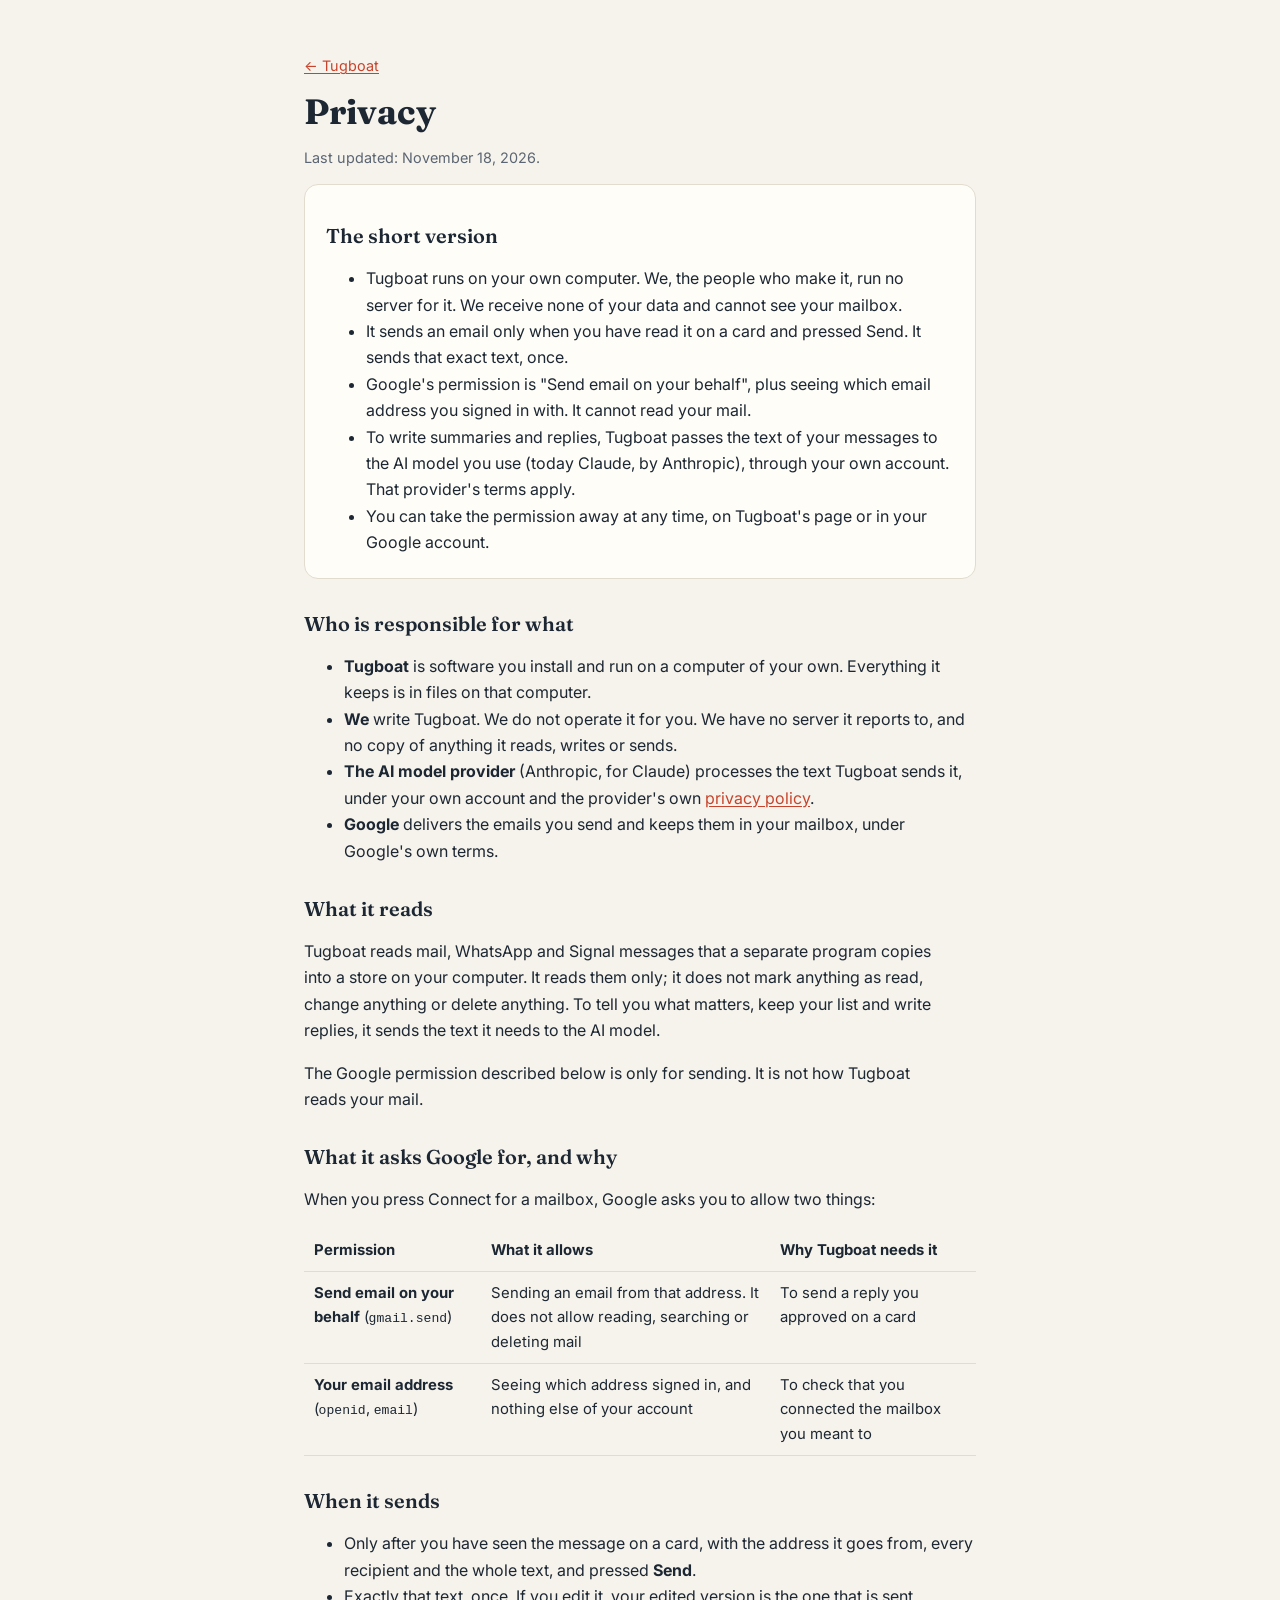
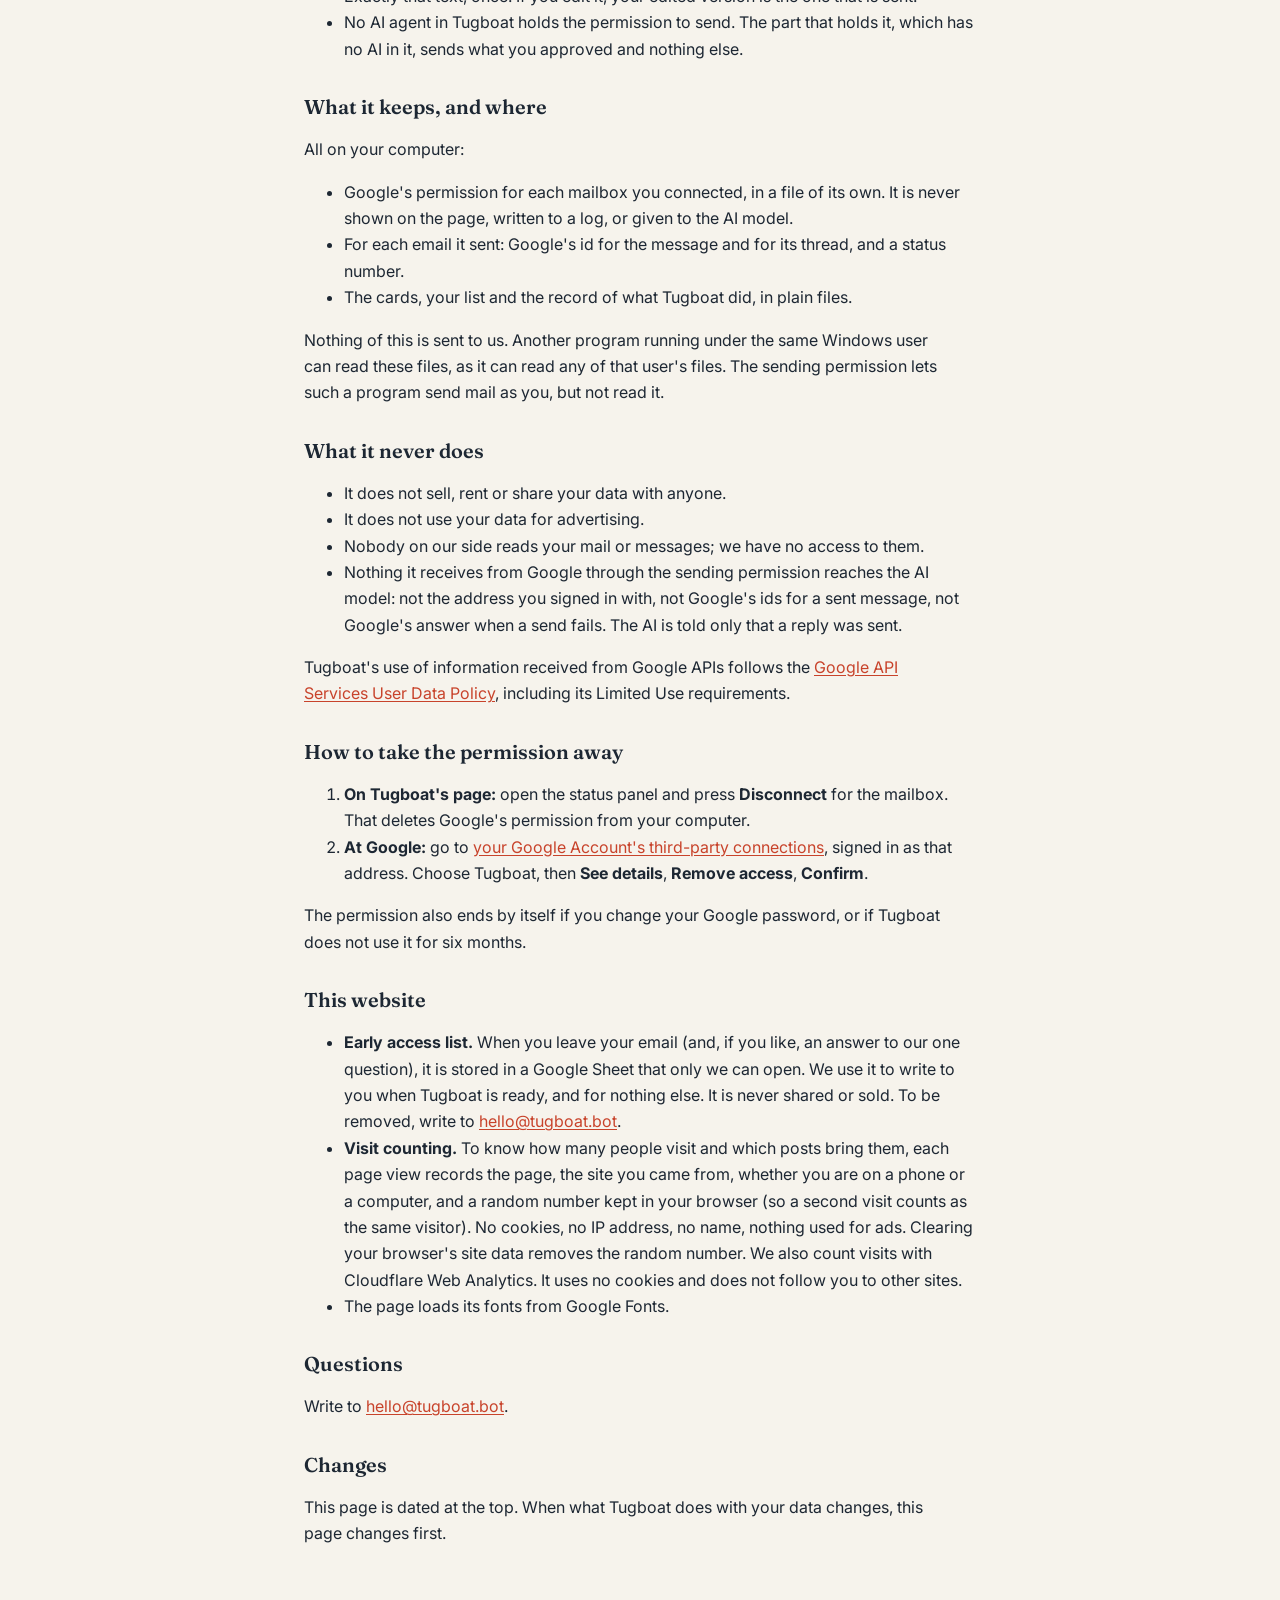
<file: privacy.html>
<!doctype html>
<html lang="en">
<head>
<meta charset="utf-8">
<meta name="viewport" content="width=device-width, initial-scale=1">
<link rel="icon" href="favicon.ico" sizes="16x16 32x32 48x48">
<link rel="canonical" href="https://tugboat.bot/privacy.html">
<title>Tugboat privacy</title>
<meta name="description" content="What Tugboat does with your mail and messages, what it sends to Google and to the AI model, and how to take its permissions away.">
<link rel="preconnect" href="https://fonts.googleapis.com">
<link rel="stylesheet" href="https://fonts.googleapis.com/css2?family=Inter:wght@400;500;600&family=Fraunces:opsz,wght@9..144,600;9..144,700&display=swap">
<style>
/* tugboat.bot/privacy, from site/pub/src/content/docs/privacy.md (Nov 13); website section added Nov 18. */
:root { --bg: #f6f3ec; --panel: #fffdf8; --ink: #1d2733; --soft: #5b6573; --line: #e2dccf; --accent: #c8432b;
	--font-head: 'Fraunces', Georgia, serif; --font-body: 'Inter', 'Segoe UI', system-ui, sans-serif; }
@media (prefers-color-scheme: dark) { :root:not([data-theme="light"]) {
	--bg: #121820; --panel: #18202a; --ink: #ece7dc; --soft: #a2abb7; --line: #2a3442; --accent: #e8664c; color-scheme: dark; } }
:root[data-theme="dark"] { --bg: #121820; --panel: #18202a; --ink: #ece7dc; --soft: #a2abb7; --line: #2a3442; --accent: #e8664c; color-scheme: dark; }
* { box-sizing: border-box; }
body { margin: 0; background: var(--bg); color: var(--ink); font: 16px/1.65 var(--font-body); }
a { color: var(--accent); text-underline-offset: 2px; }
.page { max-width: 44rem; margin: 0 auto; padding: 2.5rem 16px 3rem; }
h1 { font: 700 2.2rem/1.1 var(--font-head); margin: 0.4rem 0 0.6rem; }
h2 { font: 600 1.25rem/1.3 var(--font-head); margin: 2rem 0 0.5rem; }
p, li { max-width: 40rem; }
.meta, .back { color: var(--soft); font-size: 0.9rem; }
.short { background: var(--panel); border: 1px solid var(--line); border-radius: 14px; padding: 0.4rem 1.3rem; }
.table { overflow-x: auto; }
table { border-collapse: collapse; width: 100%; font-size: 0.93rem; }
th, td { text-align: left; vertical-align: top; padding: 0.55rem 0.6rem; border-bottom: 1px solid var(--line); }
code { font-size: 0.88em; }
.blank { background: #fff3b0; color: #1d2733; padding: 0 0.2rem; }
</style>
<!-- Cloudflare Web Analytics: counts visits without cookies (added Nov 19 at Otto's request) --><script defer src="https://static.cloudflareinsights.com/beacon.min.js" data-cf-beacon='{"token": "ef85ecb2f5f54a8eaa55469e5325b684"}'></script>
</head>
<body>
<main class="page">
<p class="back"><a href="./">← Tugboat</a></p>
<h1>Privacy</h1>
<p class="meta">Last updated: November 18, 2026.</p>

<div class="short">
<h2>The short version</h2>
<ul>
	<li>Tugboat runs on your own computer. We, the people who make it, run no server for it. We receive none of your data and cannot see your mailbox.</li>
	<li>It sends an email only when you have read it on a card and pressed Send. It sends that exact text, once.</li>
	<li>Google's permission is "Send email on your behalf", plus seeing which email address you signed in with. It cannot read your mail.</li>
	<li>To write summaries and replies, Tugboat passes the text of your messages to the AI model you use (today Claude, by Anthropic), through your own account. That provider's terms apply.</li>
	<li>You can take the permission away at any time, on Tugboat's page or in your Google account.</li>
</ul>
</div>

<h2>Who is responsible for what</h2>
<ul>
	<li><b>Tugboat</b> is software you install and run on a computer of your own. Everything it keeps is in files on that computer.</li>
	<li><b>We</b> write Tugboat. We do not operate it for you. We have no server it reports to, and no copy of anything it reads, writes or sends.</li>
	<li><b>The AI model provider</b> (Anthropic, for Claude) processes the text Tugboat sends it, under your own account and the provider's own <a href="https://www.anthropic.com/legal/privacy">privacy policy</a>.</li>
	<li><b>Google</b> delivers the emails you send and keeps them in your mailbox, under Google's own terms.</li>
</ul>

<h2>What it reads</h2>
<p>Tugboat reads mail, WhatsApp and Signal messages that a separate program copies into a store on your computer. It reads them only; it does not mark anything as read, change anything or delete anything. To tell you what matters, keep your list and write replies, it sends the text it needs to the AI model.</p>
<p>The Google permission described below is only for sending. It is not how Tugboat reads your mail.</p>

<h2>What it asks Google for, and why</h2>
<p>When you press Connect for a mailbox, Google asks you to allow two things:</p>
<div class="table"><table>
	<tr><th>Permission</th><th>What it allows</th><th>Why Tugboat needs it</th></tr>
	<tr><td><b>Send email on your behalf</b> (<code>gmail.send</code>)</td><td>Sending an email from that address. It does not allow reading, searching or deleting mail</td><td>To send a reply you approved on a card</td></tr>
	<tr><td><b>Your email address</b> (<code>openid</code>, <code>email</code>)</td><td>Seeing which address signed in, and nothing else of your account</td><td>To check that you connected the mailbox you meant to</td></tr>
</table></div>

<h2>When it sends</h2>
<ul>
	<li>Only after you have seen the message on a card, with the address it goes from, every recipient and the whole text, and pressed <b>Send</b>.</li>
	<li>Exactly that text, once. If you edit it, your edited version is the one that is sent.</li>
	<li>No AI agent in Tugboat holds the permission to send. The part that holds it, which has no AI in it, sends what you approved and nothing else.</li>
</ul>

<h2>What it keeps, and where</h2>
<p>All on your computer:</p>
<ul>
	<li>Google's permission for each mailbox you connected, in a file of its own. It is never shown on the page, written to a log, or given to the AI model.</li>
	<li>For each email it sent: Google's id for the message and for its thread, and a status number.</li>
	<li>The cards, your list and the record of what Tugboat did, in plain files.</li>
</ul>
<p>Nothing of this is sent to us. Another program running under the same Windows user can read these files, as it can read any of that user's files. The sending permission lets such a program send mail as you, but not read it.</p>

<h2>What it never does</h2>
<ul>
	<li>It does not sell, rent or share your data with anyone.</li>
	<li>It does not use your data for advertising.</li>
	<li>Nobody on our side reads your mail or messages; we have no access to them.</li>
	<li>Nothing it receives from Google through the sending permission reaches the AI model: not the address you signed in with, not Google's ids for a sent message, not Google's answer when a send fails. The AI is told only that a reply was sent.</li>
</ul>
<p>Tugboat's use of information received from Google APIs follows the <a href="https://developers.google.com/terms/api-services-user-data-policy">Google API Services User Data Policy</a>, including its Limited Use requirements.</p>

<h2>How to take the permission away</h2>
<ol>
	<li><b>On Tugboat's page:</b> open the status panel and press <b>Disconnect</b> for the mailbox. That deletes Google's permission from your computer.</li>
	<li><b>At Google:</b> go to <a href="https://myaccount.google.com/linkedapps">your Google Account's third-party connections</a>, signed in as that address. Choose Tugboat, then <b>See details</b>, <b>Remove access</b>, <b>Confirm</b>.</li>
</ol>
<p>The permission also ends by itself if you change your Google password, or if Tugboat does not use it for six months.</p>

<h2>This website</h2>
<ul>
	<li><b>Early access list.</b> When you leave your email (and, if you like, an answer to our one question), it is
		stored in a Google Sheet that only we can open. We use it to write to you when Tugboat is ready, and for nothing
		else. It is never shared or sold. To be removed, write to <a href="mailto:hello@tugboat.bot">hello@tugboat.bot</a>.</li>
	<li><b>Visit counting.</b> To know how many people visit and which posts bring them, each page view records the page,
		the site you came from, whether you are on a phone or a computer, and a random number kept in your browser (so a
		second visit counts as the same visitor). No cookies, no IP address, no name, nothing used for ads. Clearing your
		browser's site data removes the random number. We also count visits with Cloudflare Web Analytics. It uses no
		cookies and does not follow you to other sites.</li>
	<li>The page loads its fonts from Google Fonts.</li>
</ul>

<h2>Questions</h2>
<p>Write to <a href="mailto:hello@tugboat.bot">hello@tugboat.bot</a>.</p>

<h2>Changes</h2>
<p>This page is dated at the top. When what Tugboat does with your data changes, this page changes first.</p>
</main>
</body>
</html>
</file>
<file: guide/_astro/print.C9eyqPGL.css>
@media print{:root{--sl-color-white:#17181c;--sl-color-gray-1:#23262f;--sl-color-gray-2:#353841;--sl-color-gray-3:#555962;--sl-color-gray-4:#888c96;--sl-color-gray-5:#c1c3c8;--sl-color-gray-6:#edeef3;--sl-color-gray-7:#f6f7f9;--sl-color-black:#fff;--sl-color-orange-high:hsl(var(--sl-hue-orange), 80%, 25%);--sl-color-orange:hsl(var(--sl-hue-orange), 90%, 60%);--sl-color-orange-low:hsl(var(--sl-hue-orange), 90%, 88%);--sl-color-green-high:hsl(var(--sl-hue-green), 80%, 22%);--sl-color-green:hsl(var(--sl-hue-green), 90%, 46%);--sl-color-green-low:hsl(var(--sl-hue-green), 85%, 90%);--sl-color-blue-high:hsl(var(--sl-hue-blue), 80%, 30%);--sl-color-blue:hsl(var(--sl-hue-blue), 90%, 60%);--sl-color-blue-low:hsl(var(--sl-hue-blue), 88%, 90%);--sl-color-purple-high:hsl(var(--sl-hue-purple), 90%, 30%);--sl-color-purple:hsl(var(--sl-hue-purple), 90%, 60%);--sl-color-purple-low:hsl(var(--sl-hue-purple), 80%, 90%);--sl-color-red-high:hsl(var(--sl-hue-red), 80%, 30%);--sl-color-red:hsl(var(--sl-hue-red), 90%, 60%);--sl-color-red-low:hsl(var(--sl-hue-red), 80%, 90%);--sl-color-accent-high:#0f1c8a;--sl-color-accent:#3d50f5;--sl-color-accent-low:#cfd4fc;--sl-color-text-accent:var(--sl-color-accent);--sl-color-text-invert:var(--sl-color-black);--sl-color-bg-nav:var(--sl-color-gray-7);--sl-color-bg-sidebar:var(--sl-color-bg);--sl-color-bg-inline-code:var(--sl-color-gray-6);--sl-color-bg-accent:var(--sl-color-accent);--sl-color-hairline-light:var(--sl-color-gray-6);--sl-color-hairline-shade:var(--sl-color-gray-6);--sl-color-backdrop-overlay:#545864a8;--sl-shadow-sm:none;--sl-shadow-md:none;--sl-shadow-lg:none}.print\:hidden{display:none}.print\:flex{display:flex}.print\:block{display:block}main{padding-bottom:0}main>.content-panel{padding-block-start:0}.content-panel+.content-panel{border:0}.page>header{position:relative}.page>.main-frame{padding-top:0;padding-inline-start:0}.main-pane{--sl-sidebar-width:0px;--sl-content-width:100%}.sl-banner{--sl-color-banner-text:var(--sl-color-white);background-color:#0000}.sl-markdown-content :is(h1,h2,h3,h4,h5,h6){break-after:avoid}.sl-markdown-content :is(p,li){orphans:2;widows:2}.sl-markdown-content pre{white-space:pre-wrap;overflow-x:hidden}.sl-markdown-content .expressive-code,.sl-markdown-content figure,.sl-markdown-content pre{break-inside:avoid}.expressive-code .frame.is-terminal .header:before{box-shadow:inset 99rem 99rem var(--sl-color-gray-5)}.expressive-code .frame.has-title:not(.is-terminal) .header{border-bottom:1px solid var(--sl-color-gray-6);background:0 0}.expressive-code .frame.has-title:not(.is-terminal) .title{background:0 0}.expressive-code .frame.has-title:not(.is-terminal) .title:after{border-top:0}.expressive-code .copy{display:none}.sl-markdown-content code:not(:where(.not-content *)){margin-block:unset;background-color:#0000;padding:0;font-size:.9375em}.sl-markdown-content :is(th,td):not(:where(.not-content *)),.sl-markdown-content :is(th,td) :not(:where(.not-content *)){overflow-wrap:anywhere}.sl-badge{color:var(--sl-color-white);background:0 0}starlight-file-tree{break-inside:avoid}starlight-file-tree .highlight{outline:3px solid var(--sl-color-accent-low);color:var(--sl-color-text);background-color:#0000}.starlight-aside{break-inside:avoid}.sl-link-button.primary{border-color:var(--sl-color-white);color:var(--sl-color-white);background:0 0}starlight-tabs{break-inside:avoid}.sl-steps>li:after{box-shadow:inset 99rem 99rem var(--sl-color-hairline-light)}}
</file>
<file: guide/_astro/common.EzWjjvd0.css>
:root{--sl-content-width:50rem}.sl-markdown-content table{font-size:var(--sl-text-sm)}.sl-markdown-content table th:first-child,.sl-markdown-content table td:first-child{min-width:8rem}.sl-markdown-content .meta{color:var(--sl-color-gray-3);font-size:var(--sl-text-sm)}.sl-markdown-content figure.diagram{margin:1.5rem 0}.sl-markdown-content figure.diagram svg{width:100%;max-width:46rem;height:auto;display:block}.sl-markdown-content figure.diagram figcaption{color:var(--sl-color-gray-3);font-size:var(--sl-text-sm);margin-top:.5rem}.diagram .box{fill:var(--sl-color-gray-6);stroke:var(--sl-color-gray-4);stroke-width:1.5px}.diagram .box.ours{stroke:var(--sl-color-accent);stroke-width:2px}.diagram .label{fill:var(--sl-color-white);font:600 15px var(--sl-font)}.diagram .sub{fill:var(--sl-color-gray-2);font:13px var(--sl-font)}.diagram .line{stroke:var(--sl-color-gray-3);stroke-width:1.5px;fill:none}.diagram .arrow{fill:var(--sl-color-gray-3)}:root:has(table.matrix){--sl-content-width:104rem}.sl-markdown-content .matrix-nav{font-size:var(--sl-text-sm);line-height:2}.sl-markdown-content .matrix-wrap{margin-top:1rem;overflow-x:auto}.sl-markdown-content table.matrix{table-layout:fixed;border-collapse:collapse;width:100%;min-width:72rem;font-size:var(--sl-text-sm);line-height:1.45;display:table}table.matrix th,table.matrix td{vertical-align:top;text-align:left;border-bottom:1px solid var(--sl-color-gray-5);padding:.6rem .7rem}table.matrix thead th{border-bottom:2px solid var(--sl-color-gray-4);white-space:normal}table.matrix thead th:first-child,table.matrix tbody th{z-index:1;background:var(--sl-color-bg);width:10.5rem;font-weight:600;position:sticky;left:0}table.matrix td.ours{background:color-mix(in srgb, var(--sl-color-accent-low) 45%, transparent)}table.matrix details{margin:0}table.matrix td.ours details+details{margin-top:.6rem}table.matrix summary{cursor:pointer;list-style:none}table.matrix summary::-webkit-details-marker{display:none}table.matrix summary:hover{text-underline-offset:3px;text-decoration:underline dotted}table.matrix details[open]>summary{font-weight:600}table.matrix .detail,table.matrix .ev{margin-top:.45rem;display:block}table.matrix .ev{color:var(--sl-color-gray-3);font-size:var(--sl-text-xs)}table.matrix .nf,table.matrix .nf summary{color:var(--sl-color-gray-3);font-style:italic}table.matrix .tag{font-size:var(--sl-text-xs);text-transform:uppercase;letter-spacing:.03em;color:var(--sl-color-accent-high);margin-right:.15rem;font-weight:600;display:inline-block}.sl-markdown-content table .note{color:var(--sl-color-gray-3);font-size:var(--sl-text-xs);display:block}.sl-markdown-content figure.screen{max-width:36rem;margin:1.75rem 0}.sl-markdown-content figure.screen figcaption{color:var(--sl-color-gray-3);font-size:var(--sl-text-sm);margin-top:.6rem;line-height:1.5}.screen .frame{border:1px solid var(--sl-color-gray-5);background:var(--sl-color-gray-7,var(--sl-color-black));border-radius:12px;padding:.9rem;font-size:.92rem;line-height:1.45}.screen .stamp{font-size:var(--sl-text-xs);letter-spacing:.04em;text-transform:uppercase;color:var(--sl-color-gray-3);border:1px dashed var(--sl-color-gray-4);border-radius:4px;margin-bottom:.6rem;padding:0 .4rem;font-weight:600;display:inline-block}.screen .msg{border:1px solid var(--sl-color-gray-5);background:var(--sl-color-bg);border-radius:10px;padding:.6rem .8rem}.sl-markdown-content .screen .frame :where(div,span,strong){margin-top:0}.screen .who{color:var(--sl-color-gray-3);font-size:.75rem}.sl-markdown-content .screen .late{color:var(--sl-color-orange-high,#a65a00);margin:.25rem 0;font-size:.8rem}.screen .meta{color:var(--sl-color-gray-3);font-size:.85rem}.sl-markdown-content .screen .head{margin-top:.7rem;font-weight:600}.screen .line{border-top:1px solid var(--sl-color-gray-5);padding:.35rem 0}.screen .sub{color:var(--sl-color-gray-3);font-size:.85rem}.sl-markdown-content .screen .btns{flex-wrap:wrap;gap:.4rem;margin-top:.3rem;display:flex}.screen .btn{border:1px solid var(--sl-color-gray-4);color:var(--sl-color-gray-2);border-radius:6px;padding:.05rem .6rem;font-size:.8rem;display:inline-block}.screen .btn.main{border-color:var(--sl-color-accent);background:var(--sl-color-accent-low);color:var(--sl-color-white);font-weight:600}.screen .more{color:var(--sl-color-gray-3);border-top:1px solid var(--sl-color-gray-5);padding-top:.35rem;font-size:.85rem;font-style:italic}.screen .card-title{font-size:1rem;font-weight:600}.sl-markdown-content .screen .aside{color:var(--sl-color-gray-2);border-left:3px solid var(--sl-color-gray-5);margin:.4rem 0 .6rem;padding-left:.6rem;font-size:.85rem}.sl-markdown-content .screen .fields{grid-template-columns:max-content 1fr;gap:.1rem .7rem;margin:.4rem 0;font-size:.85rem;display:grid}.screen .fields .k{color:var(--sl-color-gray-3)}.screen .fields .v{overflow-wrap:anywhere}.sl-markdown-content .screen .outgoing{border:1px solid var(--sl-color-gray-4);white-space:pre-line;border-radius:8px;margin:.4rem 0;padding:.5rem .7rem}.sl-markdown-content .screen .outgoing-label{color:var(--sl-color-gray-3);text-transform:uppercase;letter-spacing:.04em;margin-top:.6rem;font-size:.75rem}@layer starlight.base{:root,::backdrop{--sl-color-white:#fff;--sl-color-gray-1:#edeef3;--sl-color-gray-2:#c1c3c8;--sl-color-gray-3:#888c96;--sl-color-gray-4:#555962;--sl-color-gray-5:#353841;--sl-color-gray-6:#23262f;--sl-color-black:#17181c;--sl-hue-orange:41;--sl-color-orange-low:hsl(var(--sl-hue-orange), 39%, 22%);--sl-color-orange:hsl(var(--sl-hue-orange), 82%, 63%);--sl-color-orange-high:hsl(var(--sl-hue-orange), 82%, 87%);--sl-hue-green:101;--sl-color-green-low:hsl(var(--sl-hue-green), 39%, 22%);--sl-color-green:hsl(var(--sl-hue-green), 82%, 63%);--sl-color-green-high:hsl(var(--sl-hue-green), 82%, 80%);--sl-hue-blue:234;--sl-color-blue-low:hsl(var(--sl-hue-blue), 54%, 20%);--sl-color-blue:hsl(var(--sl-hue-blue), 100%, 60%);--sl-color-blue-high:hsl(var(--sl-hue-blue), 100%, 87%);--sl-hue-purple:281;--sl-color-purple-low:hsl(var(--sl-hue-purple), 39%, 22%);--sl-color-purple:hsl(var(--sl-hue-purple), 82%, 63%);--sl-color-purple-high:hsl(var(--sl-hue-purple), 82%, 89%);--sl-hue-red:339;--sl-color-red-low:hsl(var(--sl-hue-red), 39%, 22%);--sl-color-red:hsl(var(--sl-hue-red), 82%, 63%);--sl-color-red-high:hsl(var(--sl-hue-red), 82%, 87%);--sl-color-accent-low:#17264f;--sl-color-accent:#3369ff;--sl-color-accent-high:#b3c7ff;--sl-color-text:var(--sl-color-gray-2);--sl-color-text-accent:var(--sl-color-accent-high);--sl-color-text-invert:var(--sl-color-accent-low);--sl-color-bg:var(--sl-color-black);--sl-color-bg-nav:var(--sl-color-gray-6);--sl-color-bg-sidebar:var(--sl-color-gray-6);--sl-color-bg-inline-code:var(--sl-color-gray-5);--sl-color-bg-accent:var(--sl-color-accent-high);--sl-color-hairline-light:var(--sl-color-gray-5);--sl-color-hairline:var(--sl-color-gray-6);--sl-color-hairline-shade:var(--sl-color-black);--sl-color-backdrop-overlay:#16181da8;--sl-shadow-sm:0px 1px 1px #0000001f, 0px 2px 1px #0000003d;--sl-shadow-md:0px 8px 4px #00000014, 0px 5px 2px #00000014, 0px 3px 2px #0000001f, 0px 1px 1px #00000026;--sl-shadow-lg:0px 25px 7px #00000008, 0px 16px 6px #0000001a, 0px 9px 5px #16181d54, 0px 4px 4px #000000bf, 0px 4px 2px #00000040;--sl-text-2xs:.75rem;--sl-text-xs:.8125rem;--sl-text-sm:.875rem;--sl-text-base:1rem;--sl-text-lg:1.125rem;--sl-text-xl:1.25rem;--sl-text-2xl:1.5rem;--sl-text-3xl:1.8125rem;--sl-text-4xl:2.1875rem;--sl-text-5xl:2.625rem;--sl-text-6xl:4rem;--sl-text-body:var(--sl-text-base);--sl-text-body-sm:var(--sl-text-xs);--sl-text-code:var(--sl-text-sm);--sl-text-code-sm:var(--sl-text-xs);--sl-text-h1:var(--sl-text-4xl);--sl-text-h2:var(--sl-text-3xl);--sl-text-h3:var(--sl-text-2xl);--sl-text-h4:var(--sl-text-xl);--sl-text-h5:var(--sl-text-lg);--sl-line-height:1.75;--sl-line-height-headings:1.2;--sl-font-system:-apple-system, BlinkMacSystemFont, "Segoe UI", Roboto, "Helvetica Neue", "Noto Sans", Arial, sans-serif, "Apple Color Emoji", "Segoe UI Emoji", "Segoe UI Symbol", "Noto Color Emoji";--sl-font-system-mono:ui-monospace, SFMono-Regular, Menlo, Monaco, Consolas, "Liberation Mono", "Courier New", monospace;--__sl-font:var(--sl-font,var(--sl-font-system)), var(--sl-font-system);--__sl-font-mono:var(--sl-font-mono,var(--sl-font-system-mono)), var(--sl-font-system-mono);--sl-nav-height:3.5rem;--sl-nav-pad-x:1rem;--sl-nav-pad-y:.75rem;--sl-mobile-toc-height:3rem;--sl-sidebar-width:18.75rem;--sl-sidebar-pad-x:1rem;--sl-content-width:45rem;--sl-content-pad-x:1rem;--sl-content-gap-y:1rem;--sl-main-pad:0 0 3vh 0;--sl-menu-button-size:2rem;--sl-nav-gap:var(--sl-content-pad-x);--sl-outline-offset-inside:-.1875rem;--sl-z-index-toc:4;--sl-z-index-menu:5;--sl-z-index-navbar:10;--sl-z-index-skiplink:20}:root[data-theme=light],[data-theme=light] ::backdrop{--sl-color-white:#17181c;--sl-color-gray-1:#23262f;--sl-color-gray-2:#353841;--sl-color-gray-3:#555962;--sl-color-gray-4:#888c96;--sl-color-gray-5:#c1c3c8;--sl-color-gray-6:#edeef3;--sl-color-gray-7:#f6f7f9;--sl-color-black:#fff;--sl-color-orange-high:hsl(var(--sl-hue-orange), 80%, 25%);--sl-color-orange:hsl(var(--sl-hue-orange), 90%, 60%);--sl-color-orange-low:hsl(var(--sl-hue-orange), 90%, 88%);--sl-color-green-high:hsl(var(--sl-hue-green), 80%, 22%);--sl-color-green:hsl(var(--sl-hue-green), 90%, 46%);--sl-color-green-low:hsl(var(--sl-hue-green), 85%, 90%);--sl-color-blue-high:hsl(var(--sl-hue-blue), 80%, 30%);--sl-color-blue:hsl(var(--sl-hue-blue), 90%, 60%);--sl-color-blue-low:hsl(var(--sl-hue-blue), 88%, 90%);--sl-color-purple-high:hsl(var(--sl-hue-purple), 90%, 30%);--sl-color-purple:hsl(var(--sl-hue-purple), 90%, 60%);--sl-color-purple-low:hsl(var(--sl-hue-purple), 80%, 90%);--sl-color-red-high:hsl(var(--sl-hue-red), 80%, 30%);--sl-color-red:hsl(var(--sl-hue-red), 90%, 60%);--sl-color-red-low:hsl(var(--sl-hue-red), 80%, 90%);--sl-color-accent-high:#0f1c8a;--sl-color-accent:#3d50f5;--sl-color-accent-low:#cfd4fc;--sl-color-text-accent:var(--sl-color-accent);--sl-color-text-invert:var(--sl-color-black);--sl-color-bg-nav:var(--sl-color-gray-7);--sl-color-bg-sidebar:var(--sl-color-bg);--sl-color-bg-inline-code:var(--sl-color-gray-6);--sl-color-bg-accent:var(--sl-color-accent);--sl-color-hairline-light:var(--sl-color-gray-6);--sl-color-hairline-shade:var(--sl-color-gray-6);--sl-color-backdrop-overlay:#545864a8;--sl-shadow-sm:0px 1px 1px #0000000f, 0px 2px 1px #0000000f;--sl-shadow-md:0px 8px 4px #00000008, 0px 5px 2px #00000008, 0px 3px 2px #0000000f, 0px 1px 1px #0000000f;--sl-shadow-lg:0px 25px 7px #00000003, 0px 16px 6px #00000008, 0px 9px 5px #16181d14, 0px 4px 4px #00000029, 0px 4px 2px #0000000a}@media (width>=50em){:root{--sl-nav-height:4rem;--sl-nav-pad-x:1.5rem;--sl-text-h1:var(--sl-text-5xl);--sl-text-h2:var(--sl-text-4xl);--sl-text-h3:var(--sl-text-3xl);--sl-text-h4:var(--sl-text-2xl)}}@media (width>=72rem){:root{--sl-content-pad-x:1.5rem;--sl-mobile-toc-height:0rem}}}@layer starlight.reset{*,:before,:after{box-sizing:border-box}*{margin:0}html{color-scheme:dark;accent-color:var(--sl-color-accent);-webkit-text-size-adjust:100%;text-size-adjust:100%}html[data-theme=light]{color-scheme:light}body{font-family:var(--__sl-font);line-height:var(--sl-line-height);-webkit-font-smoothing:antialiased;color:var(--sl-color-text);background-color:var(--sl-color-bg)}[lang]:where(:lang(zh),:lang(ja)){text-autospace:normal}[lang]:where(:not(:lang(zh),:lang(ja))){text-autospace:initial}pre,code,samp,kbd{text-autospace:no-autospace}input,button,textarea,select{font:inherit}p,h1,h2,h3,h4,h5,h6,code{overflow-wrap:break-word}code{font-family:var(--__sl-font-mono)}}@layer starlight.core{.sl-banner:where(.astro-q4ln2p3b){--__sl-banner-text:var(--sl-color-banner-text,var(--sl-color-text-invert));padding:var(--sl-nav-pad-y) var(--sl-nav-pad-x);background-color:var(--sl-color-banner-bg,var(--sl-color-bg-accent));color:var(--__sl-banner-text);line-height:var(--sl-line-height-headings);text-align:center;text-wrap:balance;box-shadow:var(--sl-shadow-sm)}.sl-banner:where(.astro-q4ln2p3b) a{color:var(--__sl-banner-text)}.content-panel:where(.astro-tqo54wpp){padding:1.5rem var(--sl-content-pad-x)}.content-panel:where(.astro-tqo54wpp)+.content-panel:where(.astro-tqo54wpp){border-top:1px solid var(--sl-color-hairline)}.sl-container:where(.astro-tqo54wpp){max-width:var(--sl-content-width)}.sl-container:where(.astro-tqo54wpp)>*+*{margin-top:1.5rem}@media (width>=72rem){.sl-container:where(.astro-tqo54wpp){margin-inline:var(--sl-content-margin-inline,auto)}}p:where(.astro-a7n54umo){border:1px solid var(--sl-color-orange);background-color:var(--sl-color-orange-low);color:var(--sl-color-orange-high);width:max-content;max-width:100%;font-size:var(--sl-text-body-sm);line-height:var(--sl-line-height-headings);text-align:start;align-items:center;gap:.75em;padding:.75em 1em}a:where(.astro-u4nxqeuj){color:var(--sl-color-gray-3);align-items:center;gap:.5rem;text-decoration:none}a:where(.astro-u4nxqeuj):hover{color:var(--sl-color-white)}.pagination-links:where(.astro-ltnvudkj){grid-template-columns:repeat(auto-fit,minmax(min(18rem,100%),1fr));gap:1rem;display:grid}a:where(.astro-ltnvudkj){border:1px solid var(--sl-color-gray-5);width:100%;color:var(--sl-color-gray-2);box-shadow:var(--sl-shadow-md);overflow-wrap:anywhere;border-radius:.5rem;flex-grow:1;flex-basis:calc(50% - .5rem);justify-content:flex-start;align-items:center;gap:.5rem;padding:1rem;text-decoration:none;display:flex}:where(.astro-ltnvudkj)[rel=next]{text-align:end;flex-direction:row-reverse;justify-content:end}a:where(.astro-ltnvudkj):hover{border-color:var(--sl-color-gray-2)}.link-title:where(.astro-ltnvudkj){color:var(--sl-color-white);font-size:var(--sl-text-2xl);line-height:var(--sl-line-height-headings)}svg:where(.astro-ltnvudkj){flex-shrink:0}footer:where(.astro-pd6x7gdb){flex-direction:column;gap:1.5rem}.meta:where(.astro-pd6x7gdb){font-size:var(--sl-text-sm);color:var(--sl-color-gray-3);flex-wrap:wrap;justify-content:space-between;gap:.75rem 3rem;margin-top:3rem}.meta:where(.astro-pd6x7gdb)>p:only-child{margin-inline-start:auto}.kudos:where(.astro-pd6x7gdb){font-size:var(--sl-text-xs);color:var(--sl-color-gray-3);align-items:center;gap:.5em;margin:1.5rem auto;text-decoration:none}.kudos:where(.astro-pd6x7gdb):hover{color:var(--sl-color-white)}label:where(.astro-pzxqu3hi){--sl-label-icon-size:.875rem;--sl-caret-size:1.25rem;--sl-inline-padding:.5rem;color:var(--sl-color-gray-2);align-items:center;gap:.25rem;display:flex;position:relative}label:where(.astro-pzxqu3hi):hover{color:var(--sl-color-white)}.icon:where(.astro-pzxqu3hi){pointer-events:none;position:absolute;top:50%;transform:translateY(-50%)}select:where(.astro-pzxqu3hi){padding-block:.625rem;padding-inline:calc(var(--sl-label-icon-size) + var(--sl-inline-padding) + .25rem) calc(var(--sl-caret-size) + var(--sl-inline-padding) + .25rem);margin-inline:calc(var(--sl-inline-padding) * -1);width:calc(var(--sl-select-width) + var(--sl-inline-padding) * 2);text-overflow:ellipsis;color:inherit;cursor:pointer;appearance:none;background-color:#0000;border:0}option:where(.astro-pzxqu3hi){background-color:var(--sl-color-bg-nav);color:var(--sl-color-gray-1)}@media (width>=50rem){select:where(.astro-pzxqu3hi){font-size:var(--sl-text-sm)}}site-search:where(.astro-cbbg2zbi){display:contents}button:where(.astro-cbbg2zbi)[data-open-modal]{color:var(--sl-color-gray-1);cursor:pointer;height:2.5rem;font-size:var(--sl-text-xl);background-color:#0000;border:0;align-items:center;gap:.5rem;display:flex}@media (width>=50rem){button:where(.astro-cbbg2zbi)[data-open-modal]{border:1px solid var(--sl-color-gray-5);background-color:var(--sl-color-black);color:var(--sl-color-gray-2);font-size:var(--sl-text-sm);border-radius:.5rem;width:100%;max-width:22rem;padding-inline:.75rem .5rem}button:where(.astro-cbbg2zbi)[data-open-modal]:hover{border-color:var(--sl-color-gray-2);color:var(--sl-color-white)}button:where(.astro-cbbg2zbi)[data-open-modal]>:where(.astro-cbbg2zbi):last-child{margin-inline-start:auto}}button:where(.astro-cbbg2zbi)>kbd:where(.astro-cbbg2zbi){font-size:var(--sl-text-2xs);background-color:var(--sl-color-gray-6);border-radius:.25rem;gap:.25em;padding-inline:.375rem}kbd:where(.astro-cbbg2zbi){font-family:var(--__sl-font)}dialog:where(.astro-cbbg2zbi){background-color:var(--sl-color-gray-6);border:1px solid var(--sl-color-gray-5);width:100%;max-width:100%;height:100%;max-height:100%;box-shadow:var(--sl-shadow-lg);margin:0}dialog:where(.astro-cbbg2zbi)[open]{display:flex}dialog:where(.astro-cbbg2zbi)::backdrop{background-color:var(--sl-color-backdrop-overlay);backdrop-filter:blur(.25rem)}.dialog-frame:where(.astro-cbbg2zbi){flex-direction:column;flex-grow:1;gap:1rem;padding:1rem;position:relative;overflow:auto}button:where(.astro-cbbg2zbi)[data-close-modal]{z-index:1;height:calc(64px * var(--pagefind-ui-scale));cursor:pointer;color:var(--sl-color-text-accent);background:0 0;border:0;align-self:flex-end;align-items:center;padding:.25rem;position:absolute}#starlight__search:where(.astro-cbbg2zbi){--pagefind-ui-primary:var(--sl-color-text);--pagefind-ui-text:var(--sl-color-gray-2);--pagefind-ui-font:var(--__sl-font);--pagefind-ui-background:var(--sl-color-black);--pagefind-ui-border:var(--sl-color-gray-5);--pagefind-ui-border-width:1px;--pagefind-ui-tag:var(--sl-color-gray-5);--sl-search-cancel-space:5rem}:root[data-theme=light] #starlight__search:where(.astro-cbbg2zbi){--pagefind-ui-tag:var(--sl-color-gray-6)}@media (width>=50rem){#starlight__search:where(.astro-cbbg2zbi){--sl-search-cancel-space:0px}dialog:where(.astro-cbbg2zbi){border-radius:.5rem;width:90%;max-width:40rem;height:max-content;min-height:15rem;max-height:calc(100% - 8rem);margin:4rem auto auto}.dialog-frame:where(.astro-cbbg2zbi){padding:1.5rem}}.pagefind-ui__result.svelte-j9e30.svelte-j9e30{align-items:flex-start;gap:min(calc(40px * var(--pagefind-ui-scale)), 3%);padding:calc(30px * var(--pagefind-ui-scale)) 0 calc(40px * var(--pagefind-ui-scale));border-top:solid var(--pagefind-ui-border-width) var(--pagefind-ui-border);list-style-type:none;display:flex}.pagefind-ui__result.svelte-j9e30.svelte-j9e30:last-of-type{border-bottom:solid var(--pagefind-ui-border-width) var(--pagefind-ui-border)}.pagefind-ui__result-thumb.svelte-j9e30.svelte-j9e30{width:min(30%, calc((30% - (100px * var(--pagefind-ui-scale))) * 100000));max-width:calc(120px * var(--pagefind-ui-scale));margin-top:calc(10px * var(--pagefind-ui-scale));aspect-ratio:var(--pagefind-ui-image-box-ratio);position:relative}.pagefind-ui__result-image.svelte-j9e30.svelte-j9e30{border-radius:var(--pagefind-ui-image-border-radius);width:auto;max-width:100%;height:auto;max-height:100%;font-size:0;display:block;position:absolute;left:50%;transform:translate(-50%)}.pagefind-ui__result-inner.svelte-j9e30.svelte-j9e30{margin-top:calc(10px * var(--pagefind-ui-scale));flex-direction:column;flex:1;align-items:flex-start;display:flex}.pagefind-ui__result-title.svelte-j9e30.svelte-j9e30{font-weight:700;font-size:calc(21px * var(--pagefind-ui-scale));margin-top:0;margin-bottom:0;display:inline-block}.pagefind-ui__result-title.svelte-j9e30 .pagefind-ui__result-link.svelte-j9e30{color:var(--pagefind-ui-text);text-decoration:none}.pagefind-ui__result-title.svelte-j9e30 .pagefind-ui__result-link.svelte-j9e30:hover{text-decoration:underline}.pagefind-ui__result-excerpt.svelte-j9e30.svelte-j9e30{font-weight:400;font-size:calc(16px * var(--pagefind-ui-scale));margin-top:calc(4px * var(--pagefind-ui-scale));min-width:calc(250px * var(--pagefind-ui-scale));margin-bottom:0;display:inline-block}.pagefind-ui__loading.svelte-j9e30.svelte-j9e30{color:var(--pagefind-ui-text);background-color:var(--pagefind-ui-text);border-radius:var(--pagefind-ui-border-radius);opacity:.1;pointer-events:none}.pagefind-ui__result-tags.svelte-j9e30.svelte-j9e30{gap:calc(20px * var(--pagefind-ui-scale));margin-top:calc(20px * var(--pagefind-ui-scale));flex-wrap:wrap;padding:0;list-style-type:none;display:flex}.pagefind-ui__result-tag.svelte-j9e30.svelte-j9e30{padding:calc(4px * var(--pagefind-ui-scale)) calc(8px * var(--pagefind-ui-scale));font-size:calc(14px * var(--pagefind-ui-scale));border-radius:var(--pagefind-ui-border-radius);background-color:var(--pagefind-ui-tag)}.pagefind-ui__result.svelte-4xnkmf.svelte-4xnkmf{align-items:flex-start;gap:min(calc(40px * var(--pagefind-ui-scale)), 3%);padding:calc(30px * var(--pagefind-ui-scale)) 0 calc(40px * var(--pagefind-ui-scale));border-top:solid var(--pagefind-ui-border-width) var(--pagefind-ui-border);list-style-type:none;display:flex}.pagefind-ui__result.svelte-4xnkmf.svelte-4xnkmf:last-of-type{border-bottom:solid var(--pagefind-ui-border-width) var(--pagefind-ui-border)}.pagefind-ui__result-nested.svelte-4xnkmf.svelte-4xnkmf{padding-left:calc(20px * var(--pagefind-ui-scale));flex-direction:column;display:flex}.pagefind-ui__result-nested.svelte-4xnkmf.svelte-4xnkmf:first-of-type{padding-top:calc(10px * var(--pagefind-ui-scale))}.pagefind-ui__result-nested.svelte-4xnkmf .pagefind-ui__result-link.svelte-4xnkmf{font-size:.9em;position:relative}.pagefind-ui__result-nested.svelte-4xnkmf .pagefind-ui__result-link.svelte-4xnkmf:before{content:"⤷ ";position:absolute;top:0;right:calc(100% + .1em)}.pagefind-ui__result-thumb.svelte-4xnkmf.svelte-4xnkmf{width:min(30%, calc((30% - (100px * var(--pagefind-ui-scale))) * 100000));max-width:calc(120px * var(--pagefind-ui-scale));margin-top:calc(10px * var(--pagefind-ui-scale));aspect-ratio:var(--pagefind-ui-image-box-ratio);position:relative}.pagefind-ui__result-image.svelte-4xnkmf.svelte-4xnkmf{border-radius:var(--pagefind-ui-image-border-radius);width:auto;max-width:100%;height:auto;max-height:100%;font-size:0;display:block;position:absolute;left:50%;transform:translate(-50%)}.pagefind-ui__result-inner.svelte-4xnkmf.svelte-4xnkmf{margin-top:calc(10px * var(--pagefind-ui-scale));flex-direction:column;flex:1;align-items:flex-start;display:flex}.pagefind-ui__result-title.svelte-4xnkmf.svelte-4xnkmf{font-weight:700;font-size:calc(21px * var(--pagefind-ui-scale));margin-top:0;margin-bottom:0;display:inline-block}.pagefind-ui__result-title.svelte-4xnkmf .pagefind-ui__result-link.svelte-4xnkmf{color:var(--pagefind-ui-text);text-decoration:none}.pagefind-ui__result-title.svelte-4xnkmf .pagefind-ui__result-link.svelte-4xnkmf:hover{text-decoration:underline}.pagefind-ui__result-excerpt.svelte-4xnkmf.svelte-4xnkmf{font-weight:400;font-size:calc(16px * var(--pagefind-ui-scale));margin-top:calc(4px * var(--pagefind-ui-scale));min-width:calc(250px * var(--pagefind-ui-scale));margin-bottom:0;display:inline-block}.pagefind-ui__loading.svelte-4xnkmf.svelte-4xnkmf{color:var(--pagefind-ui-text);background-color:var(--pagefind-ui-text);border-radius:var(--pagefind-ui-border-radius);opacity:.1;pointer-events:none}.pagefind-ui__result-tags.svelte-4xnkmf.svelte-4xnkmf{gap:calc(20px * var(--pagefind-ui-scale));margin-top:calc(20px * var(--pagefind-ui-scale));flex-wrap:wrap;padding:0;list-style-type:none;display:flex}.pagefind-ui__result-tag.svelte-4xnkmf.svelte-4xnkmf{padding:calc(4px * var(--pagefind-ui-scale)) calc(8px * var(--pagefind-ui-scale));font-size:calc(14px * var(--pagefind-ui-scale));border-radius:var(--pagefind-ui-border-radius);background-color:var(--pagefind-ui-tag)}legend.svelte-1v2r7ls.svelte-1v2r7ls{clip:rect(0 0 0 0);position:absolute}.pagefind-ui__filter-panel.svelte-1v2r7ls.svelte-1v2r7ls{min-width:min(calc(260px * var(--pagefind-ui-scale)), 100%);margin-top:calc(20px * var(--pagefind-ui-scale));flex-direction:column;flex:1;display:flex}.pagefind-ui__filter-group.svelte-1v2r7ls.svelte-1v2r7ls{border:0;padding:0}.pagefind-ui__filter-block.svelte-1v2r7ls.svelte-1v2r7ls{border-bottom:solid calc(2px * var(--pagefind-ui-scale)) var(--pagefind-ui-border);padding:0;padding:calc(20px * var(--pagefind-ui-scale)) 0;display:block}.pagefind-ui__filter-name.svelte-1v2r7ls.svelte-1v2r7ls{font-size:calc(16px * var(--pagefind-ui-scale));cursor:pointer;height:calc(24px * var(--pagefind-ui-scale));align-items:center;font-weight:700;list-style:none;display:flex;position:relative}.pagefind-ui__filter-name.svelte-1v2r7ls.svelte-1v2r7ls::-webkit-details-marker{display:none}.pagefind-ui__filter-name.svelte-1v2r7ls.svelte-1v2r7ls:after{content:"";right:calc(6px * var(--pagefind-ui-scale));width:calc(8px * var(--pagefind-ui-scale));height:calc(8px * var(--pagefind-ui-scale));border:solid calc(2px * var(--pagefind-ui-scale)) currentColor;border-top:0;border-right:0;position:absolute;top:50%;transform:translateY(-70%)rotate(-45deg)}.pagefind-ui__filter-block[open].svelte-1v2r7ls .pagefind-ui__filter-name.svelte-1v2r7ls:after{transform:translateY(-70%)rotate(-225deg)}.pagefind-ui__filter-group.svelte-1v2r7ls.svelte-1v2r7ls{gap:calc(20px * var(--pagefind-ui-scale));padding-top:calc(30px * var(--pagefind-ui-scale));flex-direction:column;display:flex}.pagefind-ui__filter-value.svelte-1v2r7ls.svelte-1v2r7ls{align-items:center;gap:calc(8px * var(--pagefind-ui-scale));display:flex;position:relative}.pagefind-ui__filter-value.svelte-1v2r7ls.svelte-1v2r7ls:before{content:"";top:50%;left:calc(8px * var(--pagefind-ui-scale));opacity:0;width:0;height:0;transform:translate(calc(4.5px * var(--pagefind-ui-scale) * -1), calc(.8px * var(--pagefind-ui-scale))) skewX(-5deg) rotateZ(-45deg);transform-origin:0 0;pointer-events:none;border-top:0;border-bottom:1px solid #fff;border-left:1px solid #fff;border-right:0;position:absolute}.pagefind-ui__filter-value.pagefind-ui__filter-value--checked.svelte-1v2r7ls.svelte-1v2r7ls:before{opacity:1;width:calc(9px * var(--pagefind-ui-scale));height:calc(4px * var(--pagefind-ui-scale));transition:width .1s ease-out .1s,height .1s ease-in}.pagefind-ui__filter-checkbox.svelte-1v2r7ls.svelte-1v2r7ls{width:calc(16px * var(--pagefind-ui-scale));height:calc(16px * var(--pagefind-ui-scale));border:solid 1px var(--pagefind-ui-border);-webkit-appearance:none;appearance:none;border-radius:calc(var(--pagefind-ui-border-radius) / 2);background-color:var(--pagefind-ui-background);cursor:pointer;margin:0}.pagefind-ui__filter-checkbox.svelte-1v2r7ls.svelte-1v2r7ls:checked{background-color:var(--pagefind-ui-primary);border:solid 1px var(--pagefind-ui-primary)}.pagefind-ui__filter-label.svelte-1v2r7ls.svelte-1v2r7ls{cursor:pointer;font-size:calc(16px * var(--pagefind-ui-scale));font-weight:400}.pagefind-ui--reset :where(:not(html,iframe,canvas,img,svg,video):not(svg *,symbol *)){all:unset;display:revert;outline:revert}.pagefind-ui--reset *,.pagefind-ui--reset :before,.pagefind-ui--reset :after{box-sizing:border-box}.pagefind-ui--reset a,.pagefind-ui--reset button{cursor:revert}.pagefind-ui--reset ol,.pagefind-ui--reset ul,.pagefind-ui--reset menu{list-style:none}.pagefind-ui--reset img{max-width:100%}.pagefind-ui--reset table{border-collapse:collapse}.pagefind-ui--reset input,.pagefind-ui--reset textarea{-webkit-user-select:auto}.pagefind-ui--reset textarea{white-space:revert}.pagefind-ui--reset meter{-webkit-appearance:revert;appearance:revert}.pagefind-ui--reset ::placeholder{color:unset}.pagefind-ui--reset :where([hidden]){display:none}.pagefind-ui--reset :where([contenteditable]:not([contenteditable=false])){-moz-user-modify:read-write;-webkit-user-modify:read-write;overflow-wrap:break-word;-webkit-line-break:after-white-space;-webkit-user-select:auto}.pagefind-ui--reset :where([draggable=true]){-webkit-user-drag:element}.pagefind-ui--reset mark{all:revert}:root{--pagefind-ui-scale:.8;--pagefind-ui-primary:#393939;--pagefind-ui-text:#393939;--pagefind-ui-background:#fff;--pagefind-ui-border:#eee;--pagefind-ui-tag:#eee;--pagefind-ui-border-width:2px;--pagefind-ui-border-radius:8px;--pagefind-ui-image-border-radius:8px;--pagefind-ui-image-box-ratio:3 / 2;--pagefind-ui-font:system, -apple-system, "BlinkMacSystemFont", ".SFNSText-Regular", "San Francisco", "Roboto", "Segoe UI", "Helvetica Neue", "Lucida Grande", "Ubuntu", "arial", sans-serif}.pagefind-ui.svelte-e9gkc3{width:100%;color:var(--pagefind-ui-text);font-family:var(--pagefind-ui-font)}.pagefind-ui__hidden.svelte-e9gkc3{display:none!important}.pagefind-ui__suppressed.svelte-e9gkc3{opacity:0;pointer-events:none}.pagefind-ui__form.svelte-e9gkc3{position:relative}.pagefind-ui__form.svelte-e9gkc3:before{background-color:var(--pagefind-ui-text);width:calc(18px * var(--pagefind-ui-scale));height:calc(18px * var(--pagefind-ui-scale));top:calc(23px * var(--pagefind-ui-scale));left:calc(20px * var(--pagefind-ui-scale));content:"";opacity:.7;z-index:9;pointer-events:none;display:block;position:absolute;-webkit-mask-image:url("data:image/svg+xml,%3Csvg width='18' height='18' viewBox='0 0 18 18' fill='none' xmlns='http://www.w3.org/2000/svg'%3E%3Cpath d='M12.7549 11.255H11.9649L11.6849 10.985C12.6649 9.845 13.2549 8.365 13.2549 6.755C13.2549 3.165 10.3449 0.255005 6.75488 0.255005C3.16488 0.255005 0.254883 3.165 0.254883 6.755C0.254883 10.345 3.16488 13.255 6.75488 13.255C8.36488 13.255 9.84488 12.665 10.9849 11.685L11.2549 11.965V12.755L16.2549 17.745L17.7449 16.255L12.7549 11.255ZM6.75488 11.255C4.26488 11.255 2.25488 9.245 2.25488 6.755C2.25488 4.26501 4.26488 2.255 6.75488 2.255C9.24488 2.255 11.2549 4.26501 11.2549 6.755C11.2549 9.245 9.24488 11.255 6.75488 11.255Z' fill='%23000000'/%3E%3C/svg%3E%0A");mask-image:url("data:image/svg+xml,%3Csvg width='18' height='18' viewBox='0 0 18 18' fill='none' xmlns='http://www.w3.org/2000/svg'%3E%3Cpath d='M12.7549 11.255H11.9649L11.6849 10.985C12.6649 9.845 13.2549 8.365 13.2549 6.755C13.2549 3.165 10.3449 0.255005 6.75488 0.255005C3.16488 0.255005 0.254883 3.165 0.254883 6.755C0.254883 10.345 3.16488 13.255 6.75488 13.255C8.36488 13.255 9.84488 12.665 10.9849 11.685L11.2549 11.965V12.755L16.2549 17.745L17.7449 16.255L12.7549 11.255ZM6.75488 11.255C4.26488 11.255 2.25488 9.245 2.25488 6.755C2.25488 4.26501 4.26488 2.255 6.75488 2.255C9.24488 2.255 11.2549 4.26501 11.2549 6.755C11.2549 9.245 9.24488 11.255 6.75488 11.255Z' fill='%23000000'/%3E%3C/svg%3E%0A");-webkit-mask-size:100%;mask-size:100%}.pagefind-ui__search-input.svelte-e9gkc3{height:calc(64px * var(--pagefind-ui-scale));padding:0 calc(70px * var(--pagefind-ui-scale)) 0 calc(54px * var(--pagefind-ui-scale));background-color:var(--pagefind-ui-background);border:var(--pagefind-ui-border-width) solid var(--pagefind-ui-border);border-radius:var(--pagefind-ui-border-radius);font-size:calc(21px * var(--pagefind-ui-scale));-webkit-appearance:none;appearance:none;box-sizing:border-box;width:100%;font-weight:700;display:flex;position:relative}.pagefind-ui__search-input.svelte-e9gkc3::placeholder{opacity:.2}.pagefind-ui__search-clear.svelte-e9gkc3{top:calc(3px * var(--pagefind-ui-scale));right:calc(3px * var(--pagefind-ui-scale));height:calc(58px * var(--pagefind-ui-scale));padding:0 calc(15px * var(--pagefind-ui-scale)) 0 calc(2px * var(--pagefind-ui-scale));color:var(--pagefind-ui-text);font-size:calc(14px * var(--pagefind-ui-scale));cursor:pointer;background-color:var(--pagefind-ui-background);border-radius:var(--pagefind-ui-border-radius);position:absolute}.pagefind-ui__drawer.svelte-e9gkc3{gap:calc(60px * var(--pagefind-ui-scale));flex-flow:wrap;display:flex}.pagefind-ui__results-area.svelte-e9gkc3{min-width:min(calc(400px * var(--pagefind-ui-scale)), 100%);margin-top:calc(20px * var(--pagefind-ui-scale));flex:1000}.pagefind-ui__results.svelte-e9gkc3{padding:0}.pagefind-ui__message.svelte-e9gkc3{box-sizing:content-box;font-size:calc(16px * var(--pagefind-ui-scale));height:calc(24px * var(--pagefind-ui-scale));padding:calc(20px * var(--pagefind-ui-scale)) 0;align-items:center;margin-top:0;font-weight:700;display:flex}.pagefind-ui__button.svelte-e9gkc3{margin-top:calc(40px * var(--pagefind-ui-scale));border:var(--pagefind-ui-border-width) solid var(--pagefind-ui-border);border-radius:var(--pagefind-ui-border-radius);height:calc(48px * var(--pagefind-ui-scale));padding:0 calc(12px * var(--pagefind-ui-scale));font-size:calc(16px * var(--pagefind-ui-scale));color:var(--pagefind-ui-primary);background:var(--pagefind-ui-background);text-align:center;cursor:pointer;width:100%;font-weight:700}.pagefind-ui__button.svelte-e9gkc3:hover{border-color:var(--pagefind-ui-primary);color:var(--pagefind-ui-primary);background:var(--pagefind-ui-background)}[data-search-modal-open]{overflow:hidden}#starlight__search{--sl-search-result-spacing:calc(1.25rem * var(--pagefind-ui-scale));--sl-search-result-pad-inline-start:calc(3.75rem * var(--pagefind-ui-scale));--sl-search-result-pad-inline-end:calc(1.25rem * var(--pagefind-ui-scale));--sl-search-result-pad-block:calc(.9375rem * var(--pagefind-ui-scale));--sl-search-result-nested-pad-block:calc(.625rem * var(--pagefind-ui-scale));--sl-search-corners:calc(.3125rem * var(--pagefind-ui-scale));--sl-search-page-icon-size:calc(1.875rem * var(--pagefind-ui-scale));--sl-search-page-icon-inline-start:calc((var(--sl-search-result-pad-inline-start) - var(--sl-search-page-icon-size)) / 2);--sl-search-tree-diagram-size:calc(2.5rem * var(--pagefind-ui-scale));--sl-search-tree-diagram-inline-start:calc((var(--sl-search-result-pad-inline-start) - var(--sl-search-tree-diagram-size)) / 2)}#starlight__search .pagefind-ui__form:before{--pagefind-ui-text:var(--sl-color-gray-1);opacity:1}#starlight__search .pagefind-ui__search-input{color:var(--sl-color-white);width:calc(100% - var(--sl-search-cancel-space));font-weight:400}#starlight__search .pagefind-ui__search-input::placeholder{color:var(--sl-color-gray-3);opacity:1}#starlight__search input:focus{--pagefind-ui-border:var(--sl-color-accent)}#starlight__search .pagefind-ui__search-clear{width:calc(60px * var(--pagefind-ui-scale));background-color:#0000;padding:0;inset-inline-end:var(--sl-search-cancel-space);overflow:hidden}#starlight__search .pagefind-ui__search-clear:focus{outline:1px solid var(--sl-color-accent)}#starlight__search .pagefind-ui__search-clear:before{content:"";background-color:var(--sl-color-text-accent);width:100%;height:100%;display:block;-webkit-mask:url("data:image/svg+xml,%3Csvg xmlns='http://www.w3.org/2000/svg' viewBox='0 0 24 24'%3E%3Cpath d='m13.41 12 6.3-6.29a1 1 0 1 0-1.42-1.42L12 10.59l-6.29-6.3a1 1 0 0 0-1.42 1.42l6.3 6.29-6.3 6.29a1 1 0 0 0 .33 1.64 1 1 0 0 0 1.09-.22l6.29-6.3 6.29 6.3a1 1 0 0 0 1.64-.33 1 1 0 0 0-.22-1.09L13.41 12Z'/%3E%3C/svg%3E") 50%/50% no-repeat;mask:url("data:image/svg+xml,%3Csvg xmlns='http://www.w3.org/2000/svg' viewBox='0 0 24 24'%3E%3Cpath d='m13.41 12 6.3-6.29a1 1 0 1 0-1.42-1.42L12 10.59l-6.29-6.3a1 1 0 0 0-1.42 1.42l6.3 6.29-6.3 6.29a1 1 0 0 0 .33 1.64 1 1 0 0 0 1.09-.22l6.29-6.3 6.29 6.3a1 1 0 0 0 1.64-.33 1 1 0 0 0-.22-1.09L13.41 12Z'/%3E%3C/svg%3E") 50%/50% no-repeat}#starlight__search .pagefind-ui__results>*+*{margin-top:var(--sl-search-result-spacing)}#starlight__search .pagefind-ui__result{border:0;padding:0}#starlight__search .pagefind-ui__result-nested{padding:var(--sl-search-result-nested-pad-block) var(--sl-search-result-pad-inline-end);padding-inline-start:var(--sl-search-result-pad-inline-start);position:relative}#starlight__search .pagefind-ui__result-title:not(:where(.pagefind-ui__result-nested *)),#starlight__search .pagefind-ui__result-nested{background-color:var(--sl-color-black);position:relative}#starlight__search .pagefind-ui__result-title:not(:where(.pagefind-ui__result-nested *)):hover,#starlight__search .pagefind-ui__result-title:not(:where(.pagefind-ui__result-nested *)):focus-within,#starlight__search .pagefind-ui__result-nested:hover,#starlight__search .pagefind-ui__result-nested:focus-within{outline:1px solid var(--sl-color-accent-high)}#starlight__search .pagefind-ui__result-title:not(:where(.pagefind-ui__result-nested *)):focus-within,#starlight__search .pagefind-ui__result-nested:focus-within{background-color:var(--sl-color-accent-low)}#starlight__search .pagefind-ui__result-thumb,#starlight__search .pagefind-ui__result-inner{margin-top:0}#starlight__search .pagefind-ui__result-inner>:first-child{border-radius:var(--sl-search-corners) var(--sl-search-corners) 0 0}#starlight__search .pagefind-ui__result-inner>:last-child{border-radius:0 0 var(--sl-search-corners) var(--sl-search-corners)}#starlight__search .pagefind-ui__result-inner>.pagefind-ui__result-title{padding:var(--sl-search-result-pad-block) var(--sl-search-result-pad-inline-end);padding-inline-start:var(--sl-search-result-pad-inline-start)}#starlight__search .pagefind-ui__result-inner>.pagefind-ui__result-title:before{content:"";width:var(--sl-search-page-icon-size);background:var(--sl-color-gray-3);position:absolute;inset-block:0;inset-inline-start:var(--sl-search-page-icon-inline-start);-webkit-mask:url("data:image/svg+xml,%3Csvg xmlns='http://www.w3.org/2000/svg' fill='currentColor' viewBox='0 0 24 24'%3E%3Cpath d='M9 10h1a1 1 0 1 0 0-2H9a1 1 0 0 0 0 2Zm0 2a1 1 0 0 0 0 2h6a1 1 0 0 0 0-2H9Zm11-3V8l-6-6a1 1 0 0 0-1 0H7a3 3 0 0 0-3 3v14a3 3 0 0 0 3 3h10a3 3 0 0 0 3-3V9Zm-6-4 3 3h-2a1 1 0 0 1-1-1V5Zm4 14a1 1 0 0 1-1 1H7a1 1 0 0 1-1-1V5a1 1 0 0 1 1-1h5v3a3 3 0 0 0 3 3h3v9Zm-3-3H9a1 1 0 0 0 0 2h6a1 1 0 0 0 0-2Z'/%3E%3C/svg%3E") 50% no-repeat;mask:url("data:image/svg+xml,%3Csvg xmlns='http://www.w3.org/2000/svg' fill='currentColor' viewBox='0 0 24 24'%3E%3Cpath d='M9 10h1a1 1 0 1 0 0-2H9a1 1 0 0 0 0 2Zm0 2a1 1 0 0 0 0 2h6a1 1 0 0 0 0-2H9Zm11-3V8l-6-6a1 1 0 0 0-1 0H7a3 3 0 0 0-3 3v14a3 3 0 0 0 3 3h10a3 3 0 0 0 3-3V9Zm-6-4 3 3h-2a1 1 0 0 1-1-1V5Zm4 14a1 1 0 0 1-1 1H7a1 1 0 0 1-1-1V5a1 1 0 0 1 1-1h5v3a3 3 0 0 0 3 3h3v9Zm-3-3H9a1 1 0 0 0 0 2h6a1 1 0 0 0 0-2Z'/%3E%3C/svg%3E") 50% no-repeat}#starlight__search .pagefind-ui__result-inner{align-items:stretch;gap:1px}#starlight__search .pagefind-ui__result-link{position:unset;--pagefind-ui-text:var(--sl-color-white);font-weight:600}#starlight__search .pagefind-ui__result-link:hover{text-decoration:none}#starlight__search .pagefind-ui__result-nested .pagefind-ui__result-link:before{content:unset}#starlight__search .pagefind-ui__result-nested:before{content:"";width:var(--sl-search-tree-diagram-size);background:var(--sl-color-gray-4);position:absolute;inset-block:0;inset-inline-start:var(--sl-search-tree-diagram-inline-start);-webkit-mask:url("data:image/svg+xml,%3Csvg xmlns='http://www.w3.org/2000/svg' fill='none' stroke='currentColor' stroke-linecap='round' viewBox='0 0 16 1000' preserveAspectRatio='xMinYMin slice'%3E%3Cpath d='M8 0v1000m6-988H8'/%3E%3C/svg%3E") 0 0/100% no-repeat;mask:url("data:image/svg+xml,%3Csvg xmlns='http://www.w3.org/2000/svg' fill='none' stroke='currentColor' stroke-linecap='round' viewBox='0 0 16 1000' preserveAspectRatio='xMinYMin slice'%3E%3Cpath d='M8 0v1000m6-988H8'/%3E%3C/svg%3E") 0 0/100% no-repeat}#starlight__search .pagefind-ui__result-nested:last-of-type:before{-webkit-mask-image:url("data:image/svg+xml,%3Csvg xmlns='http://www.w3.org/2000/svg' fill='none' stroke='currentColor' stroke-linecap='round' stroke-linejoin='round' viewBox='0 0 16 16'%3E%3Cpath d='M8 0v12m6 0H8'/%3E%3C/svg%3E");mask-image:url("data:image/svg+xml,%3Csvg xmlns='http://www.w3.org/2000/svg' fill='none' stroke='currentColor' stroke-linecap='round' stroke-linejoin='round' viewBox='0 0 16 16'%3E%3Cpath d='M8 0v12m6 0H8'/%3E%3C/svg%3E")}[dir=rtl] .pagefind-ui__result-title:before,[dir=rtl] .pagefind-ui__result-nested:before{transform:matrix(-1,0,0,1,0,0)}#starlight__search .pagefind-ui__result-link:after{content:"";position:absolute;inset:0}#starlight__search .pagefind-ui__result-excerpt{font-size:calc(1rem * var(--pagefind-ui-scale));overflow-wrap:anywhere}#starlight__search mark{color:var(--sl-color-gray-2);background-color:#0000;font-weight:600}#starlight__search .pagefind-ui__filter-value:before{border-color:var(--sl-color-text-invert)}#starlight__search .pagefind-ui__result-tags{background-color:var(--sl-color-black);padding:var(--sl-search-result-nested-pad-block) var(--sl-search-result-pad-inline-end);margin-top:0}.site-title:where(.astro-rlklbri6){align-items:center;gap:var(--sl-nav-gap);font-size:var(--sl-text-h4);color:var(--sl-color-text-accent);white-space:nowrap;min-width:0;font-weight:600;text-decoration:none}span:where(.astro-rlklbri6){overflow:hidden}img:where(.astro-rlklbri6){height:calc(var(--sl-nav-height) - 2 * var(--sl-nav-pad-y));object-fit:contain;object-position:0 50%;width:auto;max-width:100%}a:where(.astro-cydgngh3){color:var(--sl-color-text-accent);margin:-.5em;padding:.5em}a:where(.astro-cydgngh3):hover{color:var(--sl-color-white)}.header:where(.astro-nnhgoztz){gap:var(--sl-nav-gap);justify-content:space-between;align-items:center;height:100%;display:flex}.title-wrapper:where(.astro-nnhgoztz){min-width:0;margin:-.25rem;padding:.25rem;overflow:clip}.right-group:where(.astro-nnhgoztz),.social-icons:where(.astro-nnhgoztz){align-items:center;gap:1rem}.social-icons:where(.astro-nnhgoztz):after{content:"";border-inline-end:1px solid var(--sl-color-gray-5);height:2rem}@media (width>=50rem){:root[data-has-sidebar]{--__sidebar-pad:calc(2 * var(--sl-nav-pad-x))}:root:not([data-has-toc]){--__toc-width:0rem}.header:where(.astro-nnhgoztz){--__sidebar-width:max(0rem, var(--sl-content-inline-start,0rem) - var(--sl-nav-pad-x));--__main-column-fr:calc(( 100% + var(--__sidebar-pad,0rem) - var(--__toc-width,var(--sl-sidebar-width)) - (2 * var(--__toc-width,var(--sl-nav-pad-x))) - var(--sl-content-inline-start,0rem) - var(--sl-content-width) ) / 2);grid-template-columns: minmax(calc(var(--__sidebar-width) + max(0rem, var(--__main-column-fr) - var(--sl-nav-gap))), auto)  1fr  auto;align-content:center;display:grid}}.hero:where(.astro-vllerlpt){grid-template-columns:100%;align-items:center;gap:1rem;padding-bottom:1rem;display:grid}.hero:where(.astro-vllerlpt)>img:where(.astro-vllerlpt),.hero:where(.astro-vllerlpt)>.hero-html:where(.astro-vllerlpt){object-fit:contain;width:min(70%,20rem);height:auto;margin-inline:auto}.stack:where(.astro-vllerlpt){text-align:center;flex-direction:column;gap:clamp(1.5rem,1.5rem + 1vw,2rem)}.copy:where(.astro-vllerlpt){flex-direction:column;align-items:center;gap:1rem}.copy:where(.astro-vllerlpt)>:where(.astro-vllerlpt){max-width:50ch}h1:where(.astro-vllerlpt){font-size:clamp(var(--sl-text-3xl), calc(.25rem + 5vw), var(--sl-text-6xl));line-height:var(--sl-line-height-headings);color:var(--sl-color-white);font-weight:600}.tagline:where(.astro-vllerlpt){font-size:clamp(var(--sl-text-base), calc(.0625rem + 2vw), var(--sl-text-xl));color:var(--sl-color-gray-2)}.actions:where(.astro-vllerlpt){flex-wrap:wrap;justify-content:center;gap:1rem 2rem}@media (width>=50rem){.hero:where(.astro-vllerlpt){grid-template-columns:7fr 4fr;gap:3%;padding-block:clamp(2.5rem,1rem + 10vmin,10rem)}.hero:where(.astro-vllerlpt)>img:where(.astro-vllerlpt),.hero:where(.astro-vllerlpt)>.hero-html:where(.astro-vllerlpt){order:2;width:min(100%,25rem)}.stack:where(.astro-vllerlpt){text-align:start}.copy:where(.astro-vllerlpt){align-items:flex-start}.actions:where(.astro-vllerlpt){justify-content:flex-start}}button:where(.astro-ifn5vpvw){top:calc((var(--sl-nav-height) - var(--sl-menu-button-size)) / 2);z-index:var(--sl-z-index-navbar);width:var(--sl-menu-button-size);height:var(--sl-menu-button-size);background-color:var(--sl-color-white);color:var(--sl-color-black);box-shadow:var(--sl-shadow-md);cursor:pointer;border:0;border-radius:50%;padding:.5rem;position:fixed;inset-inline-end:var(--sl-nav-pad-x)}button:where(.astro-ifn5vpvw):has(~:popover-open){background-color:var(--sl-color-gray-2);box-shadow:none}button:where(.astro-ifn5vpvw):has(~:popover-open) .open-menu:where(.astro-ifn5vpvw){display:none}button:where(.astro-ifn5vpvw):not(:has(~:popover-open)) .close-menu:where(.astro-ifn5vpvw){display:none}[data-theme=light] button:where(.astro-ifn5vpvw){background-color:var(--sl-color-black);color:var(--sl-color-white)}[data-theme=light] button:where(.astro-ifn5vpvw):has(~:popover-open){background-color:var(--sl-color-gray-5)}body:has(#starlight__sidebar:popover-open){overflow:hidden}@media (width>=50rem){body:has(#starlight__sidebar:popover-open){overflow:auto}}.page:where(.astro-3iveh6q6){flex-direction:column;min-height:100vh}.header:where(.astro-3iveh6q6){z-index:var(--sl-z-index-navbar);width:100%;height:var(--sl-nav-height);border-bottom:1px solid var(--sl-color-hairline-shade);padding:var(--sl-nav-pad-y) var(--sl-nav-pad-x);background-color:var(--sl-color-bg-nav);padding-inline-end:var(--sl-nav-pad-x);position:fixed;inset-block-start:0;inset-inline-start:0}[data-has-sidebar] .header:where(.astro-3iveh6q6){padding-inline-end:calc(var(--sl-nav-gap) + var(--sl-nav-pad-x) + var(--sl-menu-button-size))}.sidebar-pane:where(.astro-3iveh6q6){border:unset;padding:unset;height:unset;color:unset;z-index:var(--sl-z-index-menu);inset-block:var(--sl-nav-height) 0;background-color:var(--sl-color-black);scrollbar-gutter:stable;width:100%;position:fixed;inset-inline-start:0;overflow-y:auto}.sidebar-content:where(.astro-3iveh6q6){height:100%;min-height:max-content;padding:1rem var(--sl-sidebar-pad-x) 0;flex-direction:column;gap:1rem}@media (width>=50rem){.sidebar-content:where(.astro-3iveh6q6):after{content:"";padding-bottom:1px}}.main-frame:where(.astro-3iveh6q6){padding-top:calc(var(--sl-nav-height) + var(--sl-mobile-toc-height));padding-inline-start:var(--sl-content-inline-start)}@media (width>=50rem){[data-has-sidebar] .header:where(.astro-3iveh6q6){padding-inline-end:var(--sl-nav-pad-x)}.sidebar-pane:where(.astro-3iveh6q6){width:var(--sl-sidebar-width);background-color:var(--sl-color-bg-sidebar);border-inline-end:1px solid var(--sl-color-hairline-shade);display:block}}ul:where(.astro-2cyigr5x){padding:0;list-style:none}a:where(.astro-2cyigr5x){--pad-inline:.5rem;padding-block:.25rem;padding-inline:calc(1rem * var(--depth) + var(--pad-inline)) var(--pad-inline);border-radius:.25rem;line-height:1.25;display:block}a:where(.astro-2cyigr5x)[aria-current=true]{color:var(--sl-color-text-accent)}.isMobile:where(.astro-2cyigr5x) a:where(.astro-2cyigr5x){--pad-inline:1rem;justify-content:space-between;gap:var(--pad-inline);border-top:1px solid var(--sl-color-gray-6);color:var(--sl-color-text);font-size:var(--sl-text-sm);outline-offset:var(--sl-outline-offset-inside);border-radius:0;padding-block:.5rem;text-decoration:none;display:flex}.isMobile:where(.astro-2cyigr5x):first-child>li:where(.astro-2cyigr5x):first-child>a:where(.astro-2cyigr5x){border-top:0}.isMobile:where(.astro-2cyigr5x) a:where(.astro-2cyigr5x)[aria-current=true],.isMobile:where(.astro-2cyigr5x) a:where(.astro-2cyigr5x)[aria-current=true]:hover,.isMobile:where(.astro-2cyigr5x) a:where(.astro-2cyigr5x)[aria-current=true]:focus{color:var(--sl-color-white);background-color:unset}.isMobile:where(.astro-2cyigr5x) a:where(.astro-2cyigr5x)[aria-current=true]:after{content:"";background-color:var(--sl-color-text-accent);flex-shrink:0;width:1rem;-webkit-mask-image:url([data-uri]);mask-image:url([data-uri]);-webkit-mask-repeat:no-repeat;mask-repeat:no-repeat}nav:where(.astro-kyvcurwk){z-index:var(--sl-z-index-toc);top:calc(var(--sl-nav-height) - 1px);border-top:1px solid var(--sl-color-gray-5);background-color:var(--sl-color-bg-nav);position:fixed;inset-inline:0}@media (width>=50rem){nav:where(.astro-kyvcurwk){inset-inline-start:var(--sl-content-inline-start,0)}}summary:where(.astro-kyvcurwk){height:var(--sl-mobile-toc-height);border-bottom:1px solid var(--sl-color-hairline-shade);font-size:var(--sl-text-xs);outline-offset:var(--sl-outline-offset-inside);align-items:center;gap:.5rem;padding:.5rem 1rem}summary:where(.astro-kyvcurwk)::marker,summary:where(.astro-kyvcurwk)::-webkit-details-marker{display:none}.toggle:where(.astro-kyvcurwk){border:1px solid var(--sl-color-gray-5);background-color:var(--sl-color-black);user-select:none;cursor:pointer;border-radius:.5rem;flex-shrink:0;justify-content:space-between;align-items:center;gap:1rem;padding-block:.5rem;padding-inline:.75rem .5rem;line-height:1}details:where(.astro-kyvcurwk)[open] .toggle:where(.astro-kyvcurwk){color:var(--sl-color-white);border-color:var(--sl-color-accent)}details:where(.astro-kyvcurwk) .toggle:where(.astro-kyvcurwk):hover{color:var(--sl-color-white);border-color:var(--sl-color-gray-2)}[dir=rtl] .caret:where(.astro-kyvcurwk){transform:rotate(180deg)}details:where(.astro-kyvcurwk)[open] .caret:where(.astro-kyvcurwk){transform:rotate(90deg)}.display-current:where(.astro-kyvcurwk){white-space:nowrap;text-overflow:ellipsis;color:var(--sl-color-white);overflow:hidden}.dropdown:where(.astro-kyvcurwk){--border-top:1px;margin-top:calc(-1 * var(--border-top));border:var(--border-top) solid var(--sl-color-gray-6);border-top-color:var(--sl-color-hairline-shade);max-height:calc(85vh - var(--sl-nav-height) - var(--sl-mobile-toc-height));background-color:var(--sl-color-black);box-shadow:var(--sl-shadow-md);overscroll-behavior:contain;overflow-y:auto}.right-sidebar-panel:where(.astro-thdbd4ik){padding:1rem var(--sl-sidebar-pad-x)}.sl-container:where(.astro-thdbd4ik){width:calc(var(--sl-sidebar-width) - 2 * var(--sl-sidebar-pad-x))}.right-sidebar-panel:where(.astro-thdbd4ik) h2{color:var(--sl-color-white);font-size:var(--sl-text-h5);font-weight:600;line-height:var(--sl-line-height-headings);margin-bottom:.5rem}.right-sidebar-panel:where(.astro-thdbd4ik) :where(a){font-size:var(--sl-text-xs);color:var(--sl-color-gray-3);overflow-wrap:anywhere;text-decoration:none;display:block}.right-sidebar-panel:where(.astro-thdbd4ik) :where(a):hover{color:var(--sl-color-white)}@media (width>=72rem){.sl-container:where(.astro-thdbd4ik){max-width:calc(( ( 100vw - var(--sl-sidebar-width) - 2 * var(--sl-content-pad-x) - 2 * var(--sl-sidebar-pad-x) ) * .25  ))}}h1:where(.astro-55yxcy4k){font-size:var(--sl-text-h1);line-height:var(--sl-line-height-headings);color:var(--sl-color-white);margin-top:1rem;font-weight:600}.social-icons:where(.astro-sjzqdm46){align-items:center;gap:1rem;margin-inline-end:auto;padding-block:1rem;display:flex}.social-icons:where(.astro-sjzqdm46):empty{display:none}.mobile-preferences:where(.astro-sjzqdm46){border-top:1px solid var(--sl-color-gray-6);flex-wrap:wrap;justify-content:space-between;column-gap:1rem;padding:.5rem 0}sl-sidebar-state-persist:where(.astro-j5kohbvr){display:contents}ul:where(.astro-x2svowyo){--sl-sidebar-item-padding-inline:.5rem;padding:0;list-style:none}li:where(.astro-x2svowyo){overflow-wrap:anywhere}ul:where(.astro-x2svowyo) ul:where(.astro-x2svowyo) li:where(.astro-x2svowyo){border-inline-start:1px solid var(--sl-color-hairline-light);margin-inline-start:var(--sl-sidebar-item-padding-inline);padding-inline-start:var(--sl-sidebar-item-padding-inline)}.large:where(.astro-x2svowyo){font-size:var(--sl-text-lg);color:var(--sl-color-white);font-weight:600}.top-level:where(.astro-x2svowyo)>li:where(.astro-x2svowyo)+li:where(.astro-x2svowyo){margin-top:.75rem}summary:where(.astro-x2svowyo){padding:.2em var(--sl-sidebar-item-padding-inline);cursor:pointer;user-select:none;justify-content:space-between;align-items:center;line-height:1.4;display:flex}summary:where(.astro-x2svowyo)::marker,summary:where(.astro-x2svowyo)::-webkit-details-marker{display:none}.caret:where(.astro-x2svowyo){flex-shrink:0;transition:transform .2s ease-in-out}[dir=rtl] .caret:where(.astro-x2svowyo){transform:rotate(180deg)}:where(.astro-x2svowyo)[open]>summary:where(.astro-x2svowyo) .caret:where(.astro-x2svowyo){transform:rotate(90deg)}a:where(.astro-x2svowyo){color:var(--sl-color-gray-2);padding:.3em var(--sl-sidebar-item-padding-inline);border-radius:.25rem;line-height:1.4;text-decoration:none;display:block}a:where(.astro-x2svowyo):hover,a:where(.astro-x2svowyo):focus{color:var(--sl-color-white)}:where(.astro-x2svowyo)[aria-current=page],:where(.astro-x2svowyo)[aria-current=page]:hover,:where(.astro-x2svowyo)[aria-current=page]:focus{color:var(--sl-color-text-invert);background-color:var(--sl-color-text-accent);font-weight:600}a:where(.astro-x2svowyo)>:where(.astro-x2svowyo):not(:last-child),.group-label:where(.astro-x2svowyo)>:where(.astro-x2svowyo):not(:last-child){margin-inline-end:.25em}@media (width>=50rem){.top-level:where(.astro-x2svowyo)>li:where(.astro-x2svowyo)+li:where(.astro-x2svowyo){margin-top:.5rem}.large:where(.astro-x2svowyo){font-size:var(--sl-text-base)}a:where(.astro-x2svowyo){font-size:var(--sl-text-sm)}}a:where(.astro-iyimsb7x){clip:rect(0, 0, 0, 0);top:.75rem;position:fixed;inset-inline-start:.75rem}a:where(.astro-iyimsb7x):focus{clip:unset;z-index:var(--sl-z-index-skiplink);color:var(--sl-color-text-invert);background-color:var(--sl-color-text-accent);box-shadow:var(--sl-shadow-lg);padding:.5rem 1rem;text-decoration:none;display:block}.main-pane:where(.astro-p5c6cwav){isolation:isolate}@media (width>=72rem){.right-sidebar-container:where(.astro-p5c6cwav){width:max(var(--sl-sidebar-width), calc(var(--sl-sidebar-width) + (100% - var(--sl-content-width) - var(--sl-sidebar-width)) / 2));order:2;margin-inline-start:auto;position:relative}.right-sidebar:where(.astro-p5c6cwav){border-inline-start:1px solid var(--sl-color-hairline);padding-top:var(--sl-nav-height);scrollbar-width:none;width:100%;height:100vh;position:fixed;top:0;overflow-y:auto}.main-pane:where(.astro-p5c6cwav){width:100%}[data-has-sidebar][data-has-toc] .main-pane:where(.astro-p5c6cwav){--sl-content-margin-inline:auto 0;width:min(calc(100% - var(--sl-sidebar-width)), calc(var(--sl-content-width) + (100% - var(--sl-content-width) - var(--sl-sidebar-width)) / 2));order:1}}}@layer starlight.content{.sl-markdown-content .sl-heading-wrapper{--sl-anchor-icon-size:.8275em;--sl-anchor-icon-gap:.25em;--sl-anchor-icon-space:calc(var(--sl-anchor-icon-size) + var(--sl-anchor-icon-gap));line-height:var(--sl-line-height-headings)}.sl-markdown-content .sl-heading-wrapper:has(>:first-child:is(.sr-only,[hidden])){display:contents}.sl-markdown-content :not(h1,h2,h3,h4,h5,h6,.sl-heading-wrapper)+.sl-heading-wrapper{margin-top:1.5em}.sl-markdown-content .sl-heading-wrapper.level-h1{font-size:var(--sl-text-h1)}.sl-markdown-content .sl-heading-wrapper.level-h2{font-size:var(--sl-text-h2)}.sl-markdown-content .sl-heading-wrapper.level-h3{font-size:var(--sl-text-h3)}.sl-markdown-content .sl-heading-wrapper.level-h4{font-size:var(--sl-text-h4)}.sl-markdown-content .sl-heading-wrapper.level-h5{font-size:var(--sl-text-h5)}.sl-markdown-content .sl-heading-wrapper.level-h6{font-size:var(--sl-text-h6)}.sl-markdown-content .sl-heading-wrapper>:first-child:not([hidden]){padding-inline-end:var(--sl-anchor-icon-space);display:inline}.sl-markdown-content .sl-anchor-link{-webkit-user-select:none;user-select:none;margin-inline-start:calc(-1 * var(--sl-anchor-icon-size));display:inline-flex;position:relative}.sl-markdown-content .sl-heading-wrapper:has(>:first-child:is(.sr-only,[hidden]))>.sl-anchor-link{display:none}.sl-markdown-content .sl-anchor-link:after{content:"";position:absolute;inset:-.25rem -.5rem}.sl-markdown-content .sl-anchor-icon>svg{width:var(--sl-anchor-icon-size);vertical-align:top;transform:translateY(calc((var(--sl-line-height-headings) * 1em - var(--sl-anchor-icon-size)) / 2));display:inline;overflow:visible}@media (hover:hover){.sl-markdown-content .sl-anchor-link{opacity:0}.sl-markdown-content .sl-anchor-link:focus,.sl-markdown-content .sl-heading-wrapper:hover .sl-anchor-link{opacity:1}}.sl-markdown-content :not(a,strong,em,del,span,input,code,br)+:not(a,strong,em,del,span,input,code,br,:where(.not-content *)),.sl-markdown-content :not(a,strong,em,del,span,input,code,br)+:is(astro-island,astro-slot)>:not(a,strong,em,del,span,input,code,br,:where(.not-content *)):first-child{margin-top:var(--sl-content-gap-y)}.sl-markdown-content :not(h1,h2,h3,h4,h5,h6)+:is(h1,h2,h3,h4,h5,h6):not(:where(.not-content *)){margin-top:1.5em}.sl-markdown-content li+li:not(:where(.not-content *)),.sl-markdown-content dt+dt:not(:where(.not-content *)),.sl-markdown-content dt+dd:not(:where(.not-content *)),.sl-markdown-content dd+dd:not(:where(.not-content *)){margin-top:.25rem}.sl-markdown-content li:not(:where(.not-content *)){overflow-wrap:anywhere}.sl-markdown-content :is(ol,ul):has(>li>:not(a,strong,em,del,span,input,code,br,script,ol,ul))>li>:is(:last-child:not(a,strong,em,del,span,input,code,br,script,:where(.not-content *)),:not(script):has(~script:last-child):not(:has(~:not(script)))){margin-bottom:1.25rem}.sl-markdown-content dt:not(:where(.not-content *)){font-weight:700}.sl-markdown-content dd:not(:where(.not-content *)){padding-inline-start:1rem}.sl-markdown-content :is(h1,h2,h3,h4,h5,h6):not(:where(.not-content *)){color:var(--sl-color-white);line-height:var(--sl-line-height-headings);font-weight:600}.sl-markdown-content :is(img,picture,video,canvas,svg,iframe):not(:where(.not-content *)){max-width:100%;height:auto;display:block}.sl-markdown-content h1:not(:where(.not-content *)){font-size:var(--sl-text-h1)}.sl-markdown-content h2:not(:where(.not-content *)){font-size:var(--sl-text-h2)}.sl-markdown-content h3:not(:where(.not-content *)){font-size:var(--sl-text-h3)}.sl-markdown-content h4:not(:where(.not-content *)){font-size:var(--sl-text-h4)}.sl-markdown-content h5:not(:where(.not-content *)){font-size:var(--sl-text-h5)}.sl-markdown-content h6:not(:where(.not-content *)){font-size:var(--sl-text-h6)}.sl-markdown-content a:not(:where(.not-content *)){color:var(--sl-color-text-accent)}.sl-markdown-content a:hover:not(:where(.not-content *)){color:var(--sl-color-white)}.sl-markdown-content code:not(:where(.not-content *)){background-color:var(--sl-color-bg-inline-code);font-size:var(--sl-text-code-sm);margin-block:-.125rem;padding:.125rem .375rem}.sl-markdown-content :is(h1,h2,h3,h4,h5,h6) code{font-size:inherit}.sl-markdown-content pre:not(:where(.not-content *)){border:1px solid var(--sl-color-gray-5);font-size:var(--sl-text-code);tab-size:2;padding:.75rem 1rem}.sl-markdown-content pre code:not(:where(.not-content *)){all:unset;font-family:var(--__sl-font-mono)}.sl-markdown-content blockquote:not(:where(.not-content *)){border-inline-start:1px solid var(--sl-color-gray-5);padding-inline-start:1rem}.sl-markdown-content table:not(:where(.not-content *)){border-spacing:0;display:block;overflow:auto}.sl-markdown-content :is(th,td):not(:where(.not-content *)){border-bottom:1px solid var(--sl-color-gray-5);vertical-align:baseline;padding:.5rem 1rem}.sl-markdown-content :is(th:first-child,td:first-child):not(:where(.not-content *)){padding-inline-start:0}.sl-markdown-content :is(th:last-child,td:last-child):not(:where(.not-content *)){padding-inline-end:0}.sl-markdown-content th:not(:where(.not-content *)){color:var(--sl-color-white);font-weight:600}.sl-markdown-content th:not([align]):not(:where(.not-content *)){text-align:start}.sl-markdown-content .starlight-aside :is(th,td,hr,blockquote):not(:where(.not-content *)){border-color:var(--sl-color-gray-4)}@supports (border-color:color-mix(in srgb, var(--sl-color-asides-text-accent) 30%, transparent)
	){.sl-markdown-content .starlight-aside :is(th,td,hr,blockquote):not(:where(.not-content *)){border-color:color-mix(in srgb, var(--sl-color-asides-text-accent) 30%, transparent)}}@supports (border-color:color-mix(in srgb, var(--sl-color-asides-text-accent) 12%, transparent)
	){.sl-markdown-content .starlight-aside code:not(:where(.not-content *)){background-color:color-mix(in srgb, var(--sl-color-asides-text-accent) 12%, transparent)}}.sl-markdown-content hr:not(:where(.not-content *)){border:0;border-bottom:1px solid var(--sl-color-hairline)}.sl-markdown-content details:not(:where(.not-content *)){--sl-details-border-color:var(--sl-color-gray-5);--sl-details-border-color--hover:var(--sl-color-text-accent);border-inline-start:2px solid var(--sl-details-border-color);padding-inline-start:1rem}.sl-markdown-content details:not([open]):hover:not(:where(.not-content *)),.sl-markdown-content details:has(>summary:hover):not(:where(.not-content *)){border-color:var(--sl-details-border-color--hover)}.sl-markdown-content summary:not(:where(.not-content *)){color:var(--sl-color-white);cursor:pointer;margin-inline-start:-.5rem;padding-inline-start:.5rem;font-weight:600;display:block}.sl-markdown-content details[open]>summary:not(:where(.not-content *)){margin-bottom:1rem}.sl-markdown-content summary:not(:where(.not-content *))::marker,.sl-markdown-content summary:not(:where(.not-content *))::-webkit-details-marker{display:none}.sl-markdown-content summary:not(:where(.not-content *)):before{--sl-details-marker-size:1.25rem;content:"";height:var(--sl-details-marker-size);width:var(--sl-details-marker-size);margin-inline:calc((var(--sl-details-marker-size) / 4) * -1) .25rem;vertical-align:middle;background-color:currentColor;display:inline-block;-webkit-mask-image:url("data:image/svg+xml,%3Csvg xmlns='http://www.w3.org/2000/svg' viewBox='0 0 24 24'%3E%3Cpath d='M14.8 11.3 10.6 7a1 1 0 1 0-1.4 1.5l3.5 3.5-3.5 3.5a1 1 0 0 0 0 1.4 1 1 0 0 0 .7.3 1 1 0 0 0 .7-.3l4.2-4.2a1 1 0 0 0 0-1.4Z'/%3E%3C/svg%3E%0A");mask-image:url("data:image/svg+xml,%3Csvg xmlns='http://www.w3.org/2000/svg' viewBox='0 0 24 24'%3E%3Cpath d='M14.8 11.3 10.6 7a1 1 0 1 0-1.4 1.5l3.5 3.5-3.5 3.5a1 1 0 0 0 0 1.4 1 1 0 0 0 .7.3 1 1 0 0 0 .7-.3l4.2-4.2a1 1 0 0 0 0-1.4Z'/%3E%3C/svg%3E%0A");-webkit-mask-repeat:no-repeat;mask-repeat:no-repeat}@media (prefers-reduced-motion:no-preference){.sl-markdown-content summary:not(:where(.not-content *)):before{transition:transform .2s ease-in-out}}.sl-markdown-content details[open]>summary:not(:where(.not-content *)):before{transform:rotate(90deg)}[dir=rtl] .sl-markdown-content summary:not(:where(.not-content *)):before,.sl-markdown-content [dir=rtl] summary:not(:where(.not-content *)):before{transform:rotate(180deg)}.sl-markdown-content summary:not(:where(.not-content *)) p:only-child{display:inline}.sl-markdown-content .starlight-aside details:not(:where(.not-content *)){--sl-details-border-color:var(--sl-color-asides-border);--sl-details-border-color--hover:var(--sl-color-asides-text-accent)}}@layer starlight.components{.starlight-aside{border-inline-start:.25rem solid var(--sl-color-asides-border);color:var(--sl-color-white);padding:1rem}.starlight-aside--note{--sl-color-asides-text-accent:var(--sl-color-blue-high);--sl-color-asides-border:var(--sl-color-blue);background-color:var(--sl-color-blue-low)}.starlight-aside--tip{--sl-color-asides-text-accent:var(--sl-color-purple-high);--sl-color-asides-border:var(--sl-color-purple);background-color:var(--sl-color-purple-low)}.starlight-aside--caution{--sl-color-asides-text-accent:var(--sl-color-orange-high);--sl-color-asides-border:var(--sl-color-orange);background-color:var(--sl-color-orange-low)}.starlight-aside--danger{--sl-color-asides-text-accent:var(--sl-color-red-high);--sl-color-asides-border:var(--sl-color-red);background-color:var(--sl-color-red-low)}.starlight-aside__title{font-size:var(--sl-text-h5);font-weight:600;line-height:var(--sl-line-height-headings);color:var(--sl-color-asides-text-accent);align-items:center;gap:.5rem;display:flex}.starlight-aside__icon{width:1em;height:1em;font-size:1.333em;overflow:visible}.starlight-aside__title+.starlight-aside__content{margin-top:.5rem}.starlight-aside__content:empty{display:none}.starlight-aside__content a{color:var(--sl-color-asides-text-accent)}.kudos:where(.astro-pd6x7gdb) svg{color:var(--sl-color-orange)}.label-icon:where(.astro-pzxqu3hi){font-size:var(--sl-label-icon-size);inset-inline-start:0}.caret:where(.astro-pzxqu3hi){font-size:var(--sl-caret-size);inset-inline-end:0}.sl-link-button:where(.astro-windllt7){font-size:var(--sl-text-sm);outline-offset:.25rem;border:1px solid #0000;border-radius:999rem;align-items:center;gap:.5em;padding:.4375rem 1.125rem;line-height:1.1875;text-decoration:none;display:inline-flex}.sl-link-button:where(.astro-windllt7).primary{background:var(--sl-color-text-accent);border-color:var(--sl-color-text-accent);color:var(--sl-color-black)}.sl-link-button:where(.astro-windllt7).primary:hover{color:var(--sl-color-black)}.sl-link-button:where(.astro-windllt7).secondary{border-color:inherit;color:var(--sl-color-white)}.sl-link-button:where(.astro-windllt7).minimal{color:var(--sl-color-white);padding-inline:0}.sl-link-button:where(.astro-windllt7) svg{flex-shrink:0}@media (width>=50rem){.sl-link-button:where(.astro-windllt7){font-size:var(--sl-text-base);padding:.9375rem 1.25rem}}.sl-markdown-content .sl-link-button:where(.astro-windllt7){margin-inline-end:1rem}.sl-markdown-content .sl-link-button:where(.astro-windllt7):not(:where(p *)){margin-block:1rem}:root{--sl-badge-default-border:var(--sl-color-accent);--sl-badge-default-bg:var(--sl-color-accent-low);--sl-badge-default-text:#fff;--sl-badge-note-border:var(--sl-color-blue);--sl-badge-note-bg:var(--sl-color-blue-low);--sl-badge-note-text:#fff;--sl-badge-danger-border:var(--sl-color-red);--sl-badge-danger-bg:var(--sl-color-red-low);--sl-badge-danger-text:#fff;--sl-badge-success-border:var(--sl-color-green);--sl-badge-success-bg:var(--sl-color-green-low);--sl-badge-success-text:#fff;--sl-badge-caution-border:var(--sl-color-orange);--sl-badge-caution-bg:var(--sl-color-orange-low);--sl-badge-caution-text:#fff;--sl-badge-tip-border:var(--sl-color-purple);--sl-badge-tip-bg:var(--sl-color-purple-low);--sl-badge-tip-text:#fff}[data-theme=light]:root{--sl-badge-default-bg:var(--sl-color-accent-high);--sl-badge-note-bg:var(--sl-color-blue-high);--sl-badge-danger-bg:var(--sl-color-red-high);--sl-badge-success-bg:var(--sl-color-green-high);--sl-badge-caution-bg:var(--sl-color-orange-high);--sl-badge-tip-bg:var(--sl-color-purple-high)}.sl-badge:where(.astro-e2smmc76){border:1px solid var(--sl-color-border-badge);font-family:var(--sl-font-system-mono);color:var(--sl-color-text-badge);background-color:var(--sl-color-bg-badge);overflow-wrap:anywhere;border-radius:.25rem;line-height:normal;display:inline-block}.sidebar-content .sl-badge:where(.astro-e2smmc76){line-height:1;font-size:var(--sl-text-xs);padding:.125rem .375rem}.sidebar-content a[aria-current=page]>.sl-badge:where(.astro-e2smmc76){--sl-color-bg-badge:transparent;--sl-color-border-badge:currentColor;color:inherit}.default:where(.astro-e2smmc76){--sl-color-bg-badge:var(--sl-badge-default-bg);--sl-color-border-badge:var(--sl-badge-default-border);--sl-color-text-badge:var(--sl-badge-default-text)}.note:where(.astro-e2smmc76){--sl-color-bg-badge:var(--sl-badge-note-bg);--sl-color-border-badge:var(--sl-badge-note-border);--sl-color-text-badge:var(--sl-badge-note-text)}.danger:where(.astro-e2smmc76){--sl-color-bg-badge:var(--sl-badge-danger-bg);--sl-color-border-badge:var(--sl-badge-danger-border);--sl-color-text-badge:var(--sl-badge-danger-text)}.success:where(.astro-e2smmc76){--sl-color-bg-badge:var(--sl-badge-success-bg);--sl-color-border-badge:var(--sl-badge-success-border);--sl-color-text-badge:var(--sl-badge-success-text)}.tip:where(.astro-e2smmc76){--sl-color-bg-badge:var(--sl-badge-tip-bg);--sl-color-border-badge:var(--sl-badge-tip-border);--sl-color-text-badge:var(--sl-badge-tip-text)}.caution:where(.astro-e2smmc76){--sl-color-bg-badge:var(--sl-badge-caution-bg);--sl-color-border-badge:var(--sl-badge-caution-border);--sl-color-text-badge:var(--sl-badge-caution-text)}.small:where(.astro-e2smmc76){font-size:var(--sl-text-xs);padding:.125rem .25rem}.medium:where(.astro-e2smmc76){font-size:var(--sl-text-sm);padding:.175rem .35rem}.large:where(.astro-e2smmc76){font-size:var(--sl-text-base);padding:.225rem .45rem}.sl-markdown-content :is(h1,h2,h3,h4,h5,h6) .sl-badge:where(.astro-e2smmc76){vertical-align:middle}}@layer starlight.utils{.sr-only{clip:rect(0, 0, 0, 0);white-space:nowrap;border-width:0;width:1px;height:1px;margin:-1px;padding:0;position:absolute;overflow:hidden}.sl-hidden{display:none}.sl-flex{display:flex}.sl-block{display:block}@media (width>=50rem){.md\:sl-hidden{display:none}.md\:sl-flex{display:flex}.md\:sl-block{display:block}}@media (width>=72rem){.lg\:sl-hidden{display:none}.lg\:sl-flex{display:flex}.lg\:sl-block{display:block}}[data-theme=light] .light\:sl-hidden,[data-theme=dark] .dark\:sl-hidden{display:none}[dir=rtl] .rtl\:flip:not(:where([dir=rtl] [dir=ltr] *)){transform:matrix(-1,0,0,1,0,0)}}html:not([data-has-toc]){--sl-mobile-toc-height:0rem}html:not([data-has-sidebar]){--sl-content-width:67.5rem}html{scroll-padding-top:calc(1.5rem + var(--sl-nav-height) + var(--sl-mobile-toc-height))}main:where(.astro-4q24oeqg){padding:var(--sl-main-pad)}@media (width>=50em){:where(.astro-4q24oeqg)[data-has-sidebar]{--sl-content-inline-start:var(--sl-sidebar-width)}}@media (width>=72em){html{scroll-padding-top:calc(1.5rem + var(--sl-nav-height))}}
</file>
